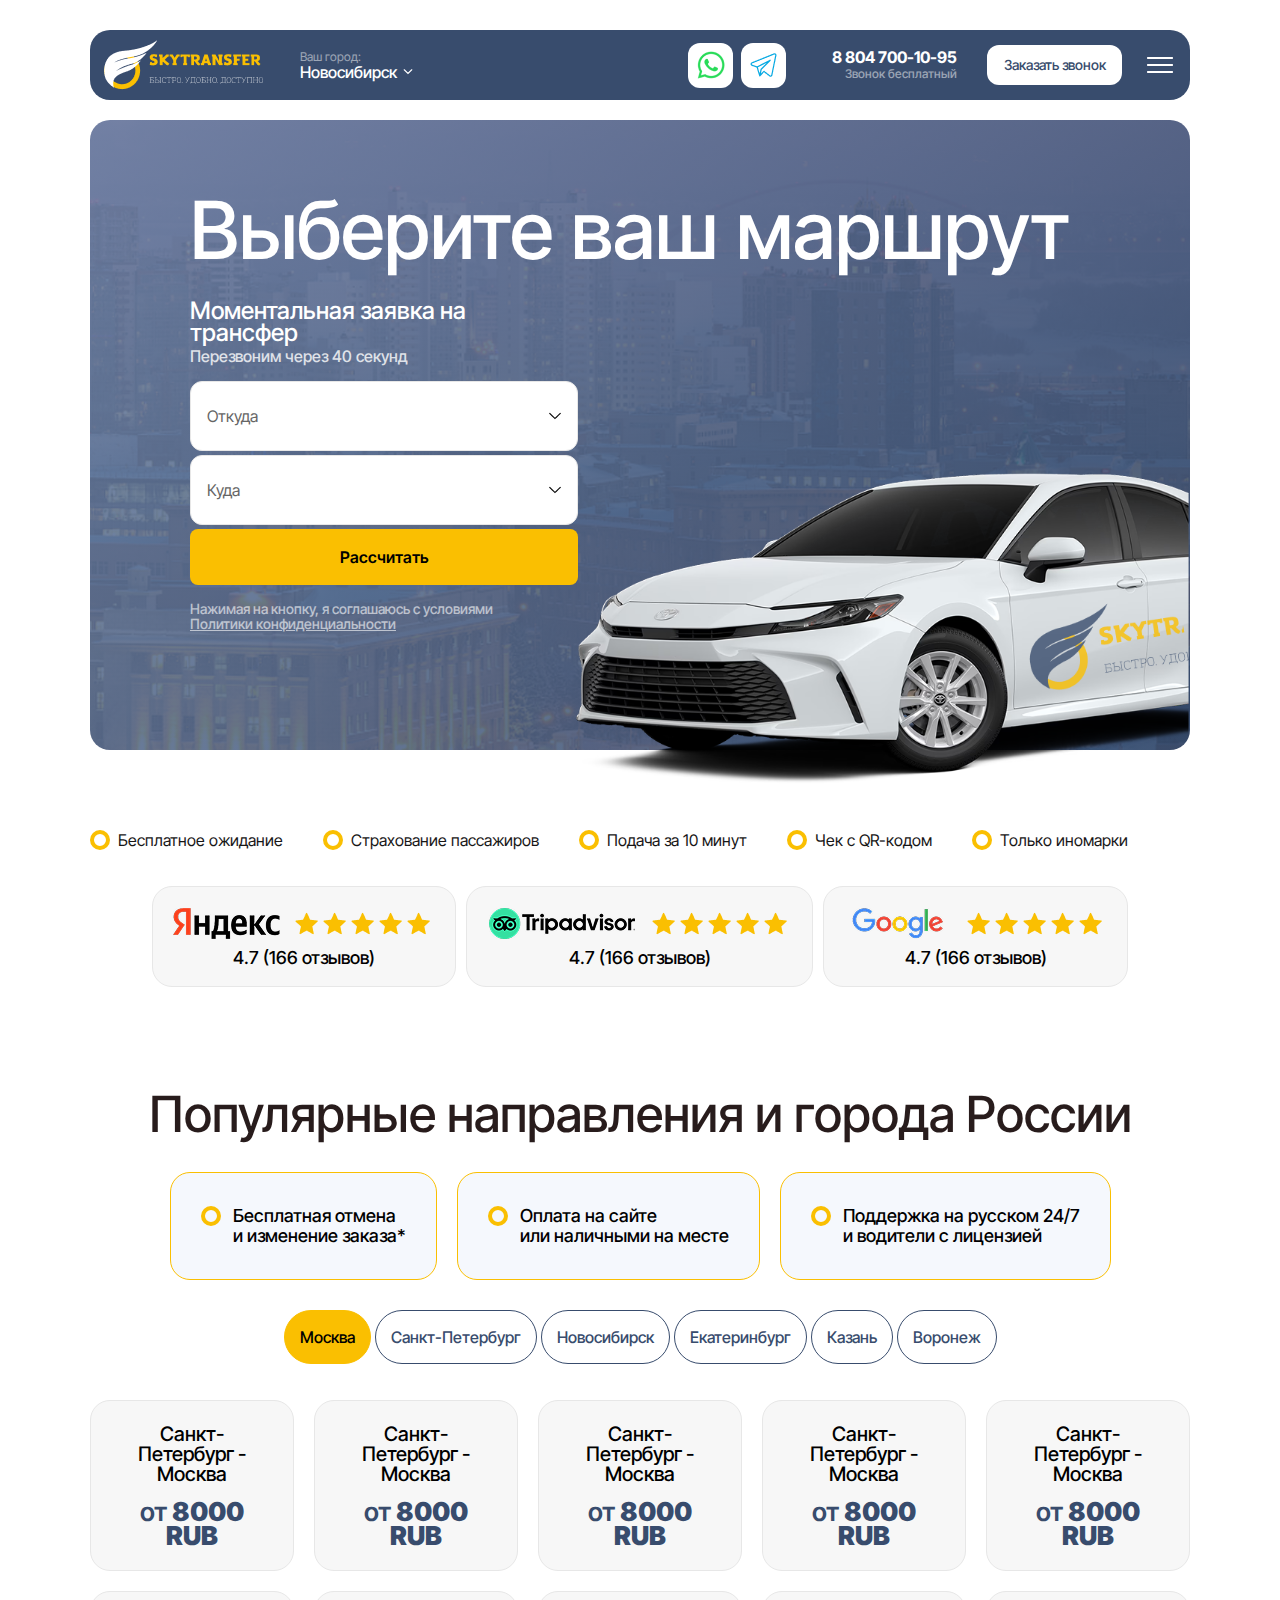
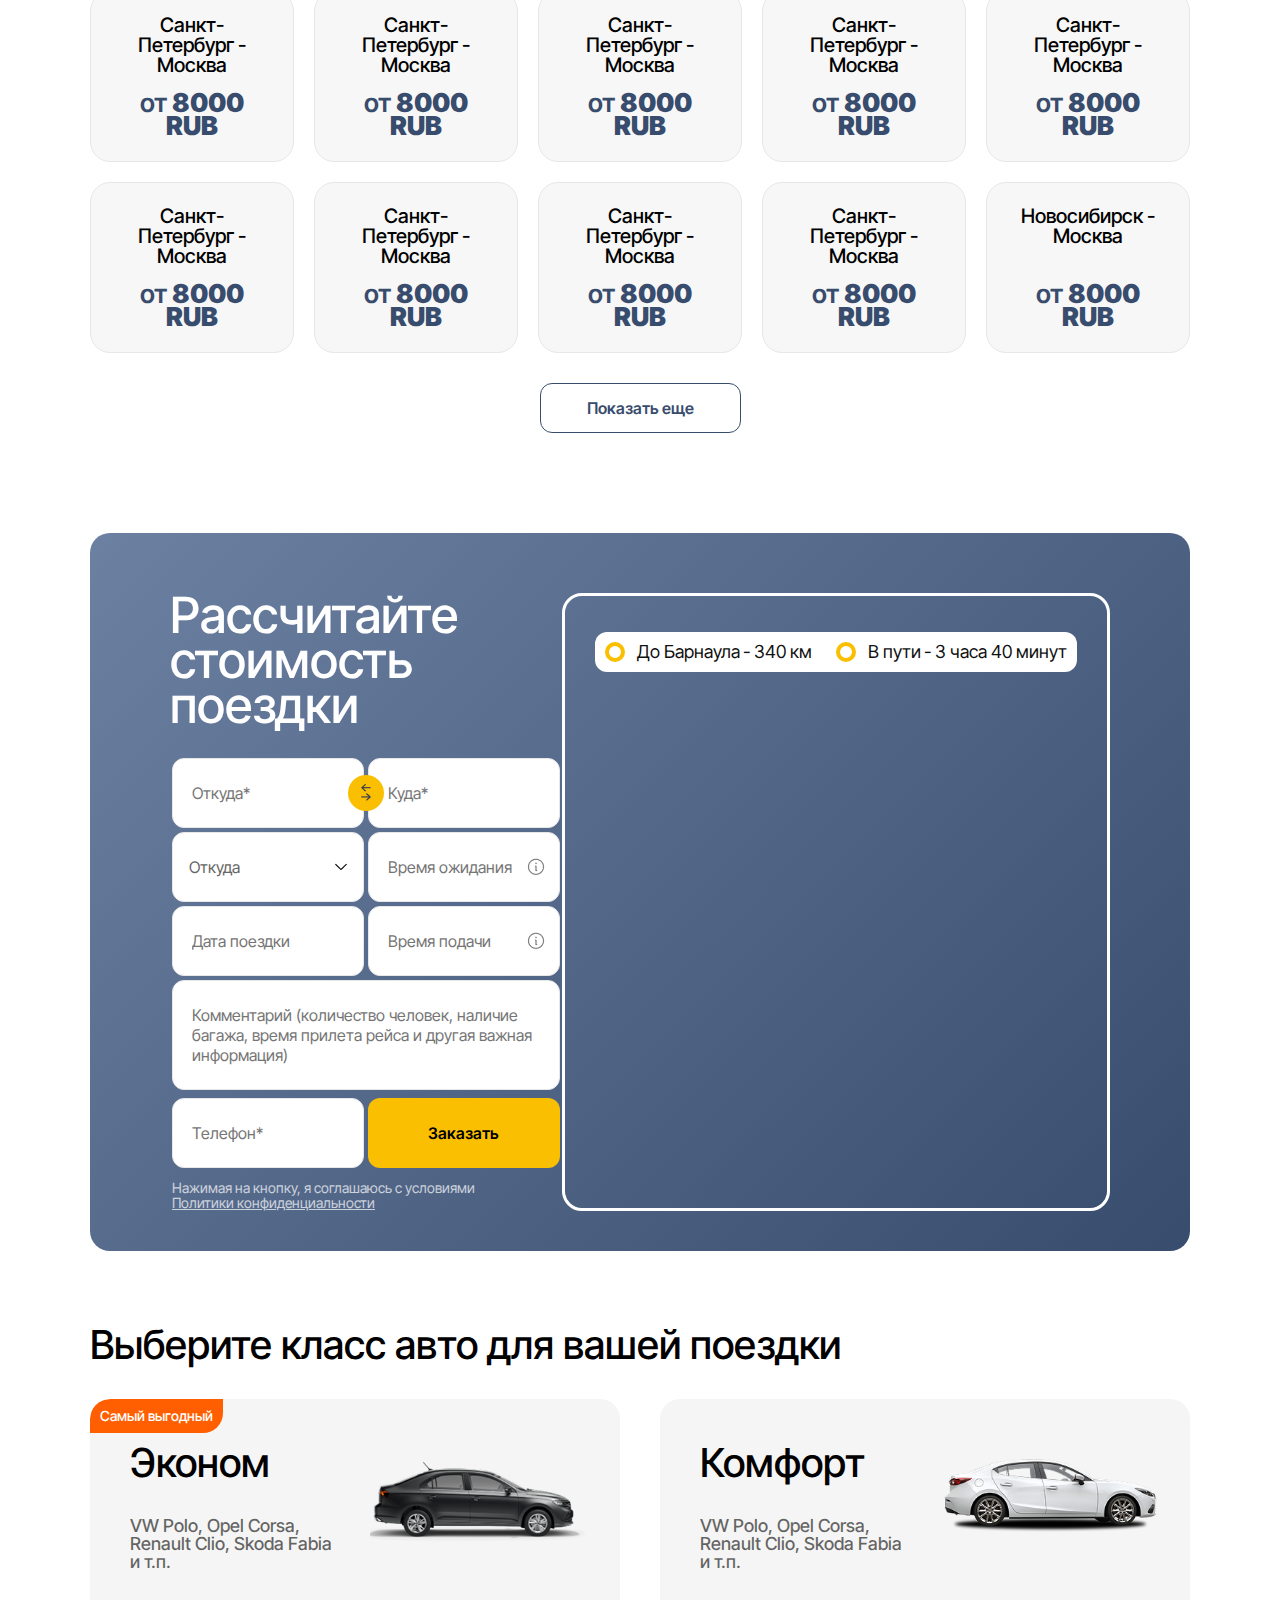
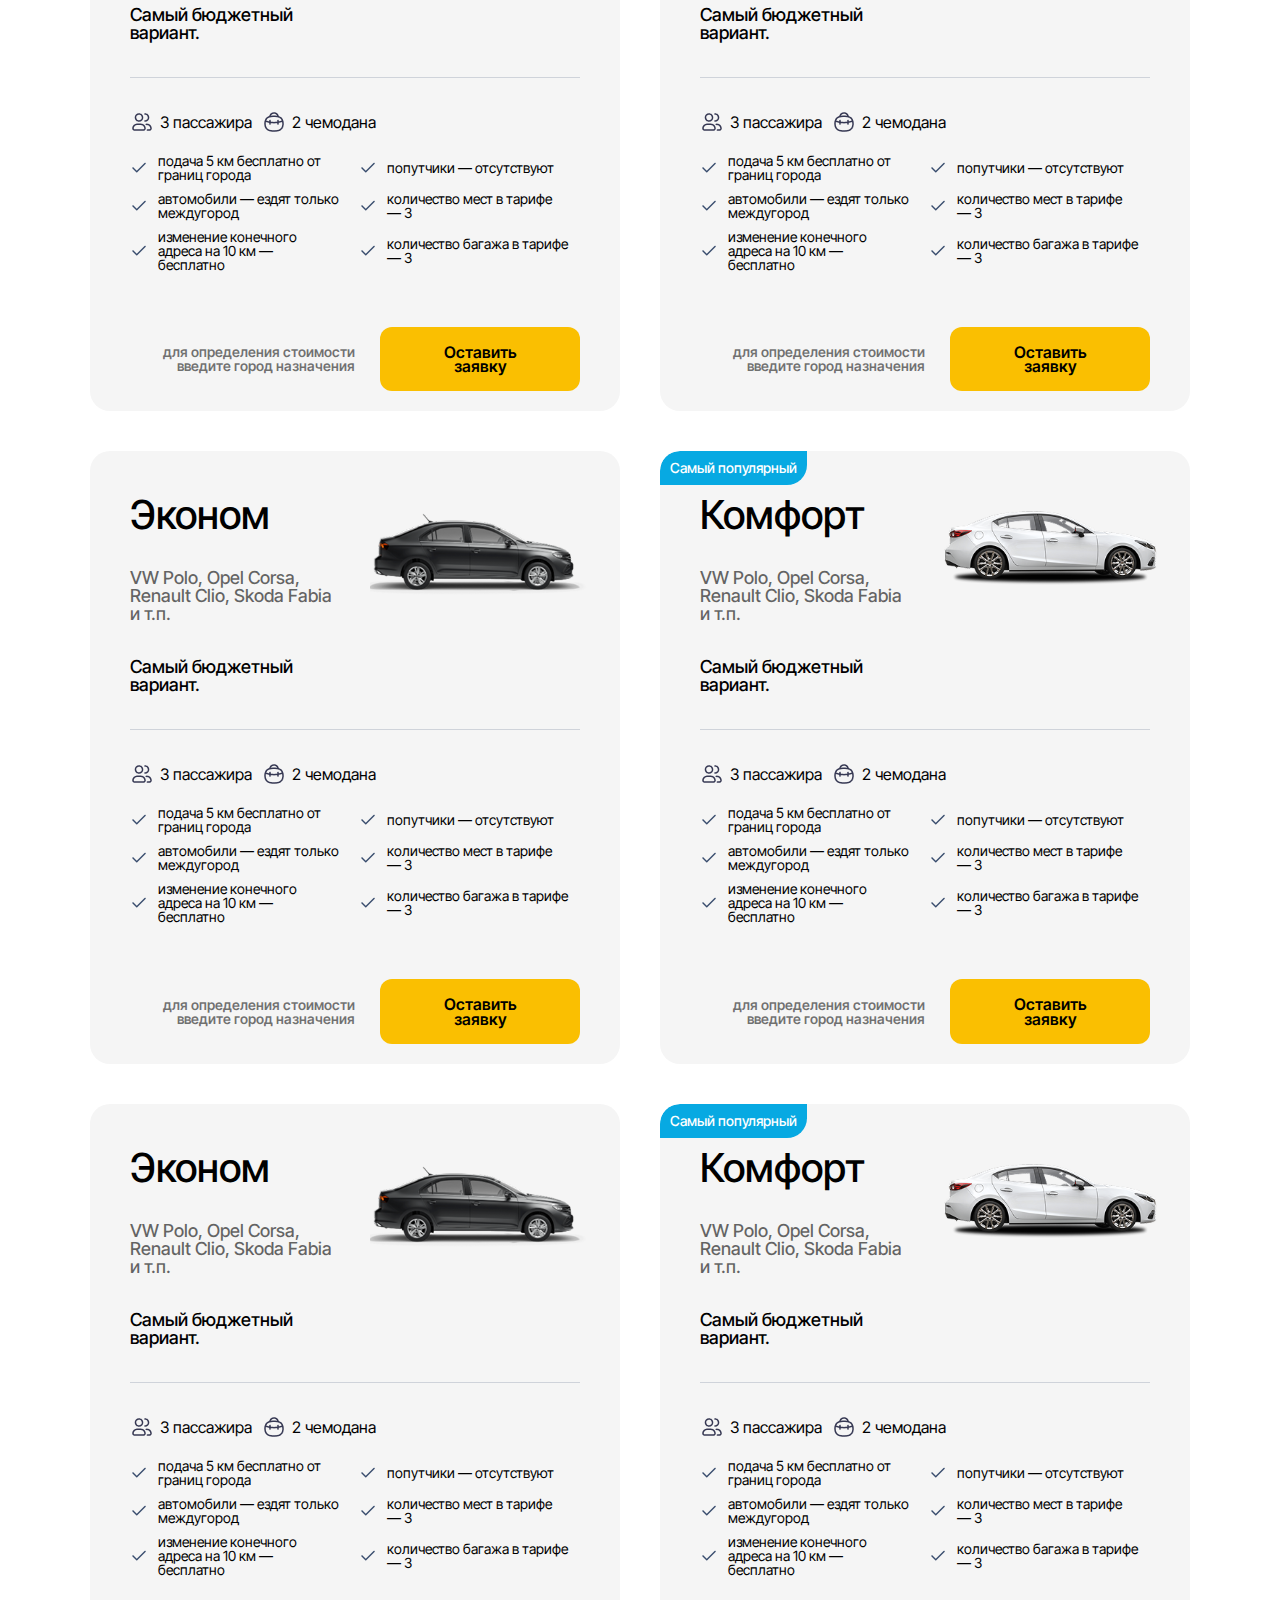
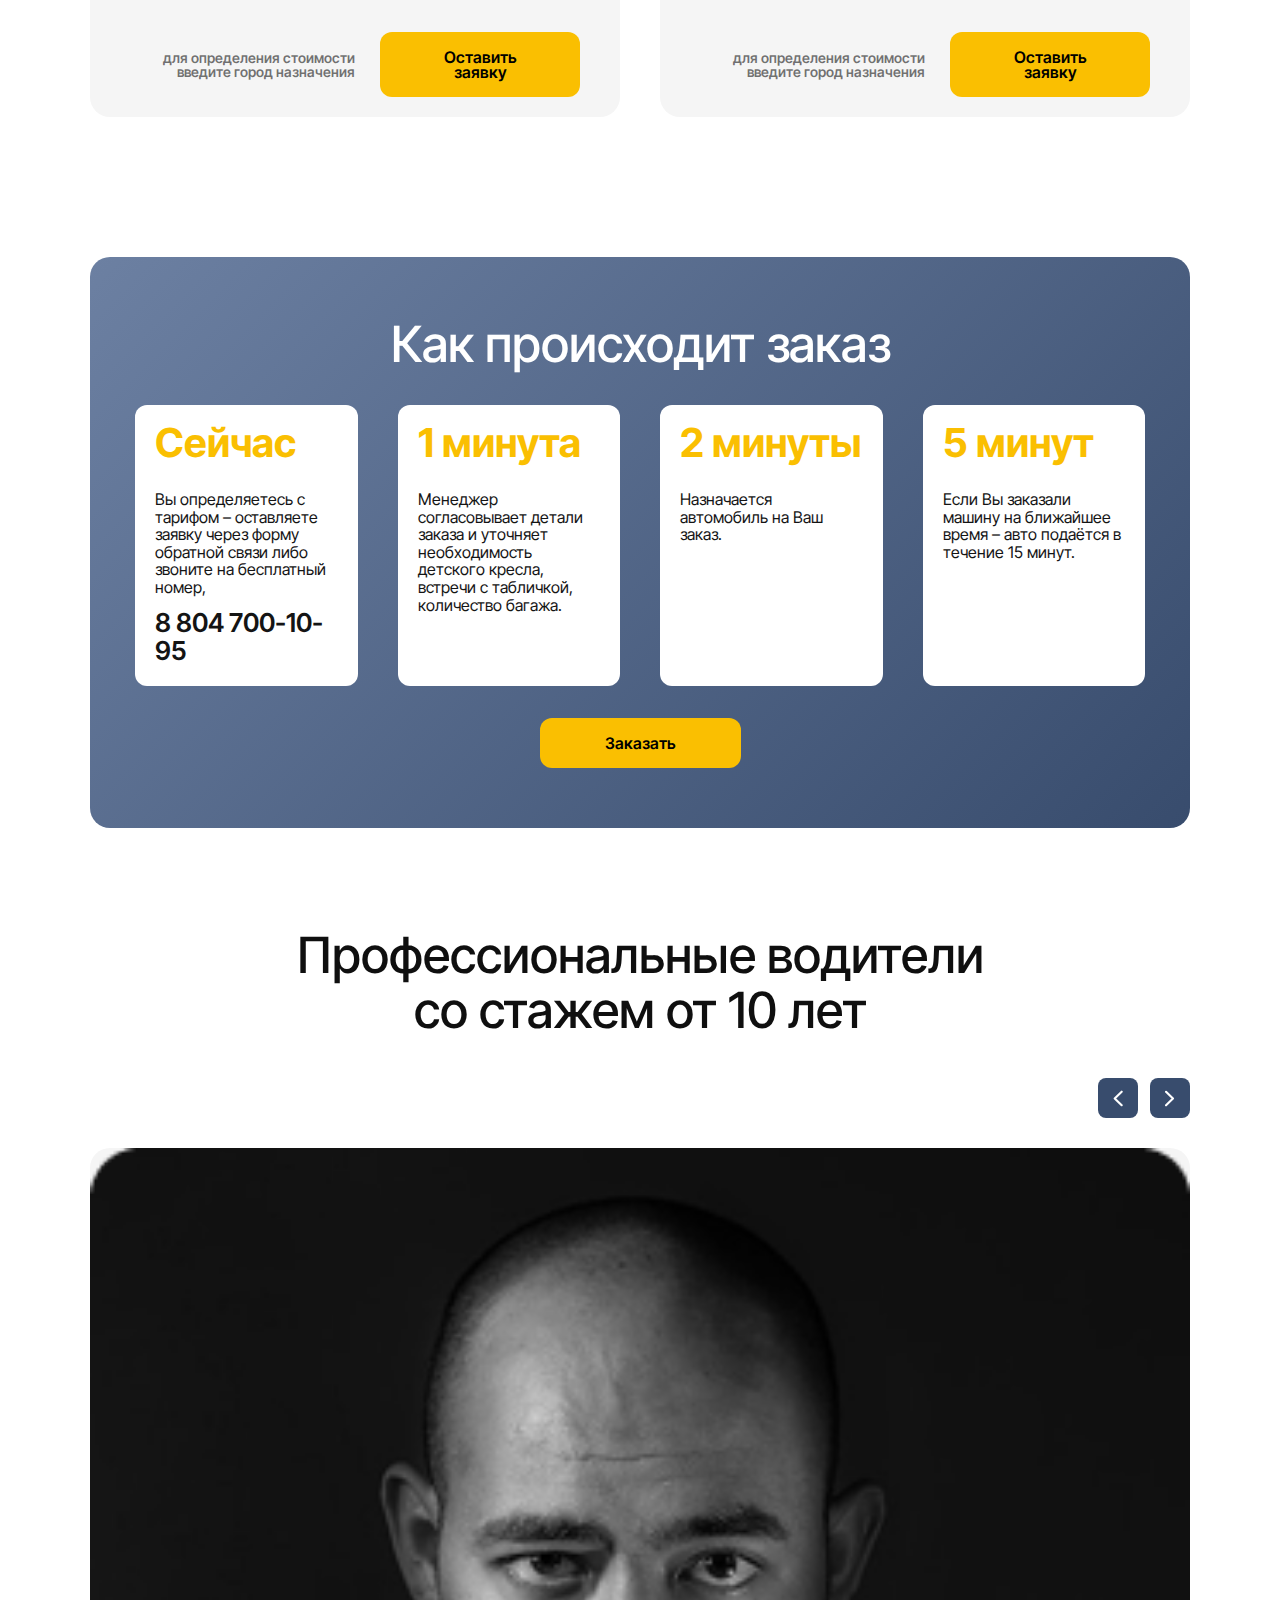
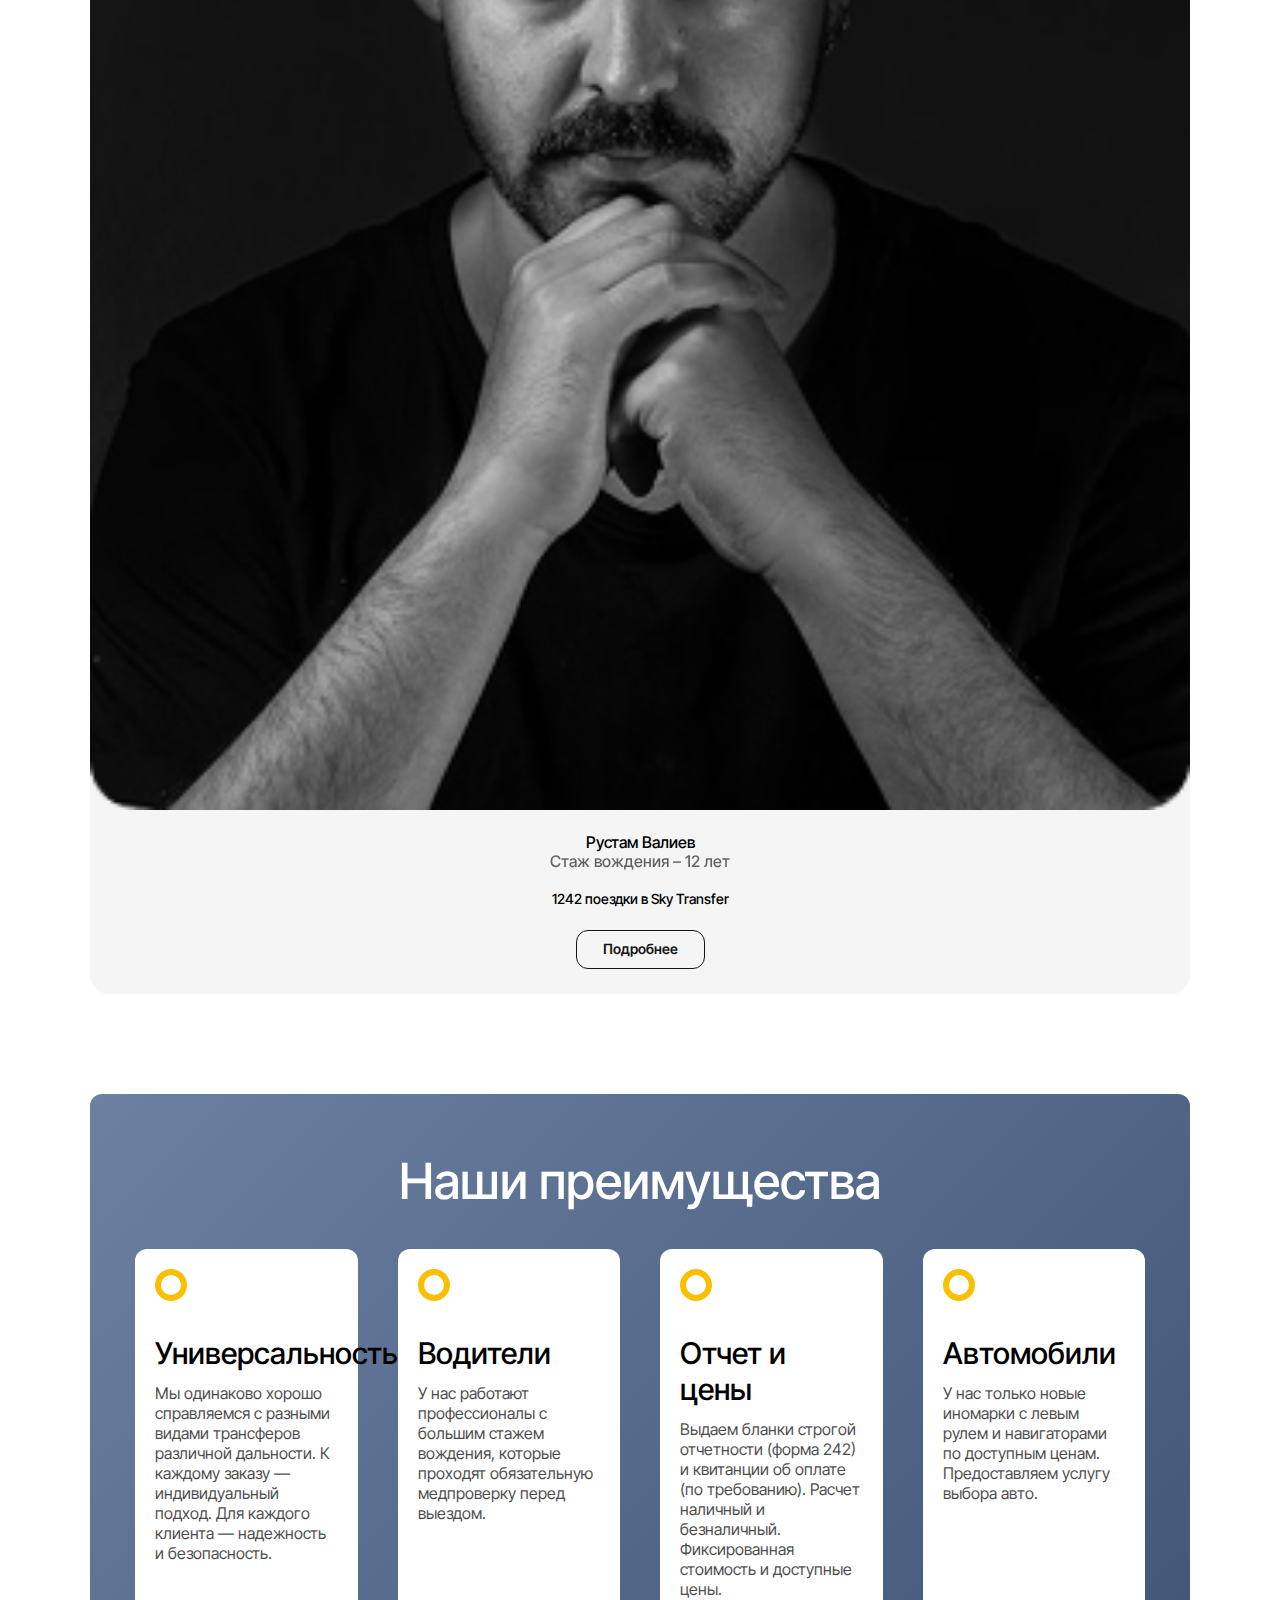
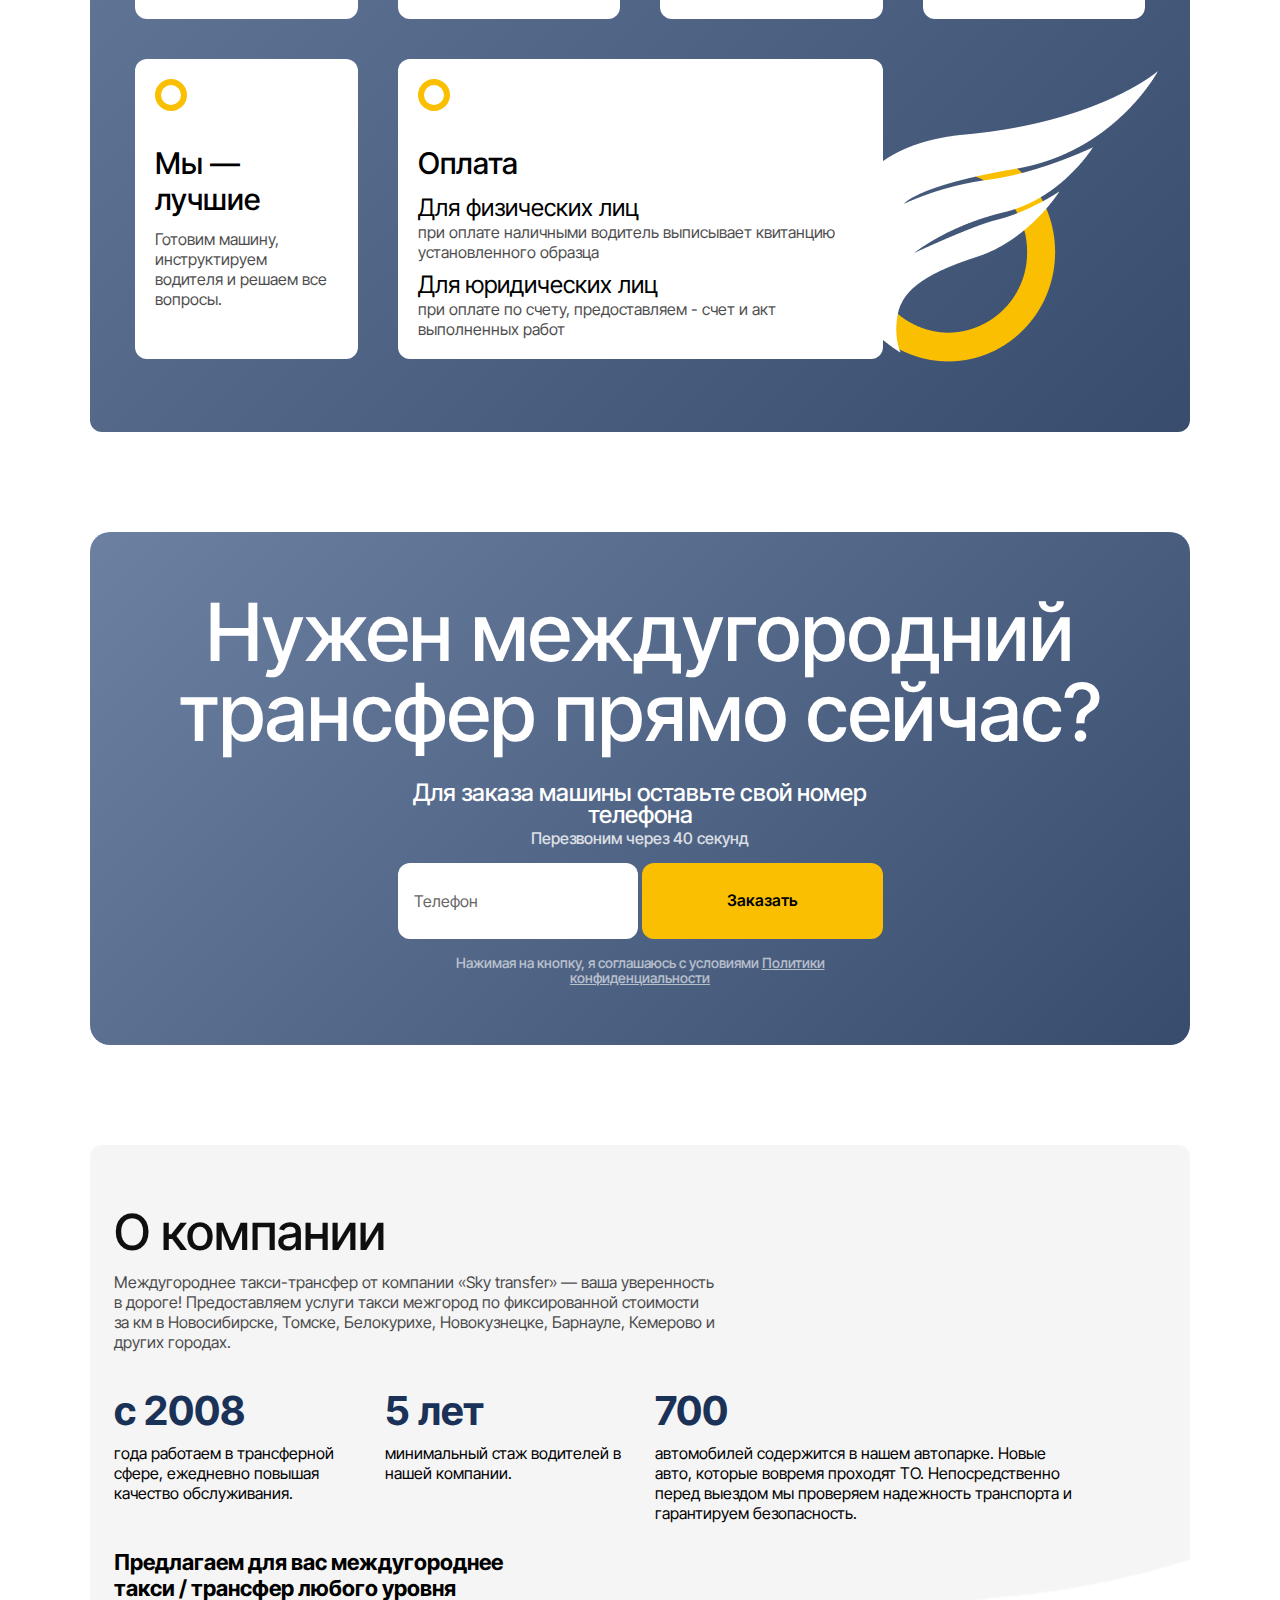
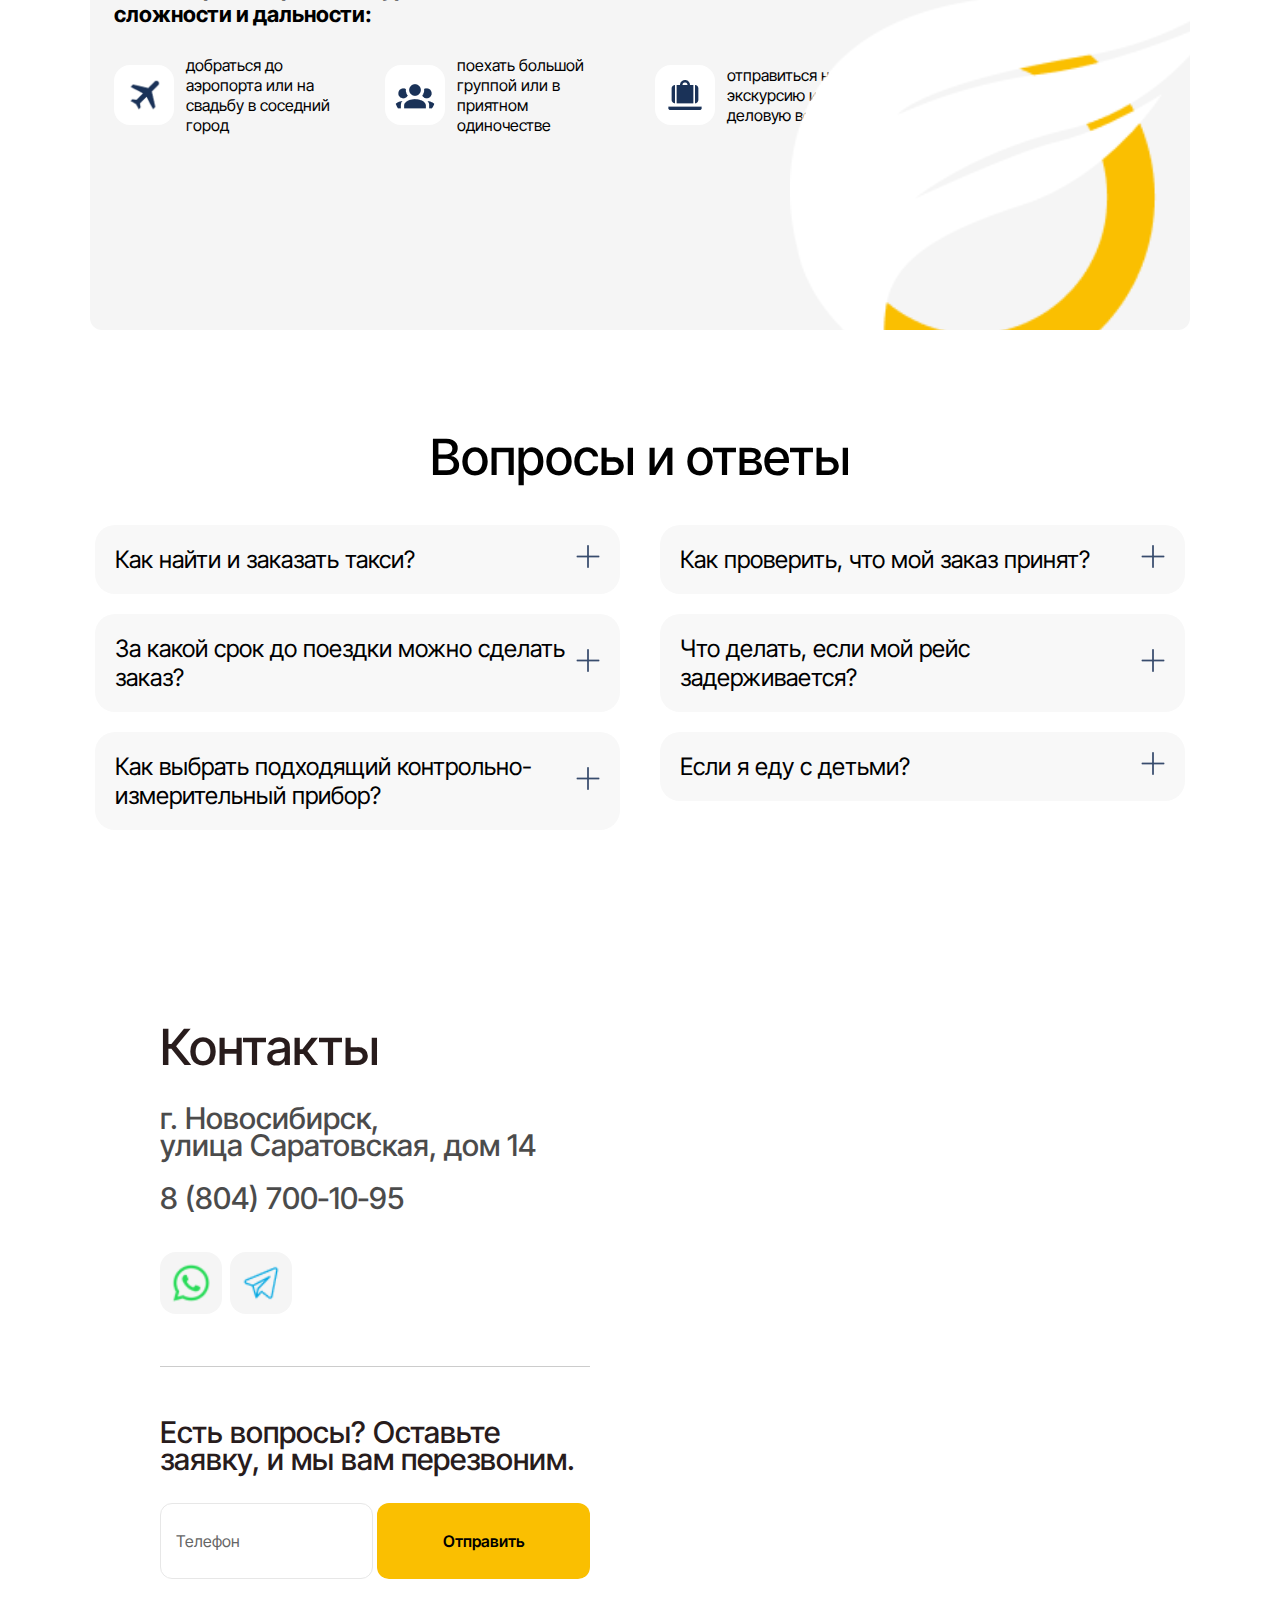
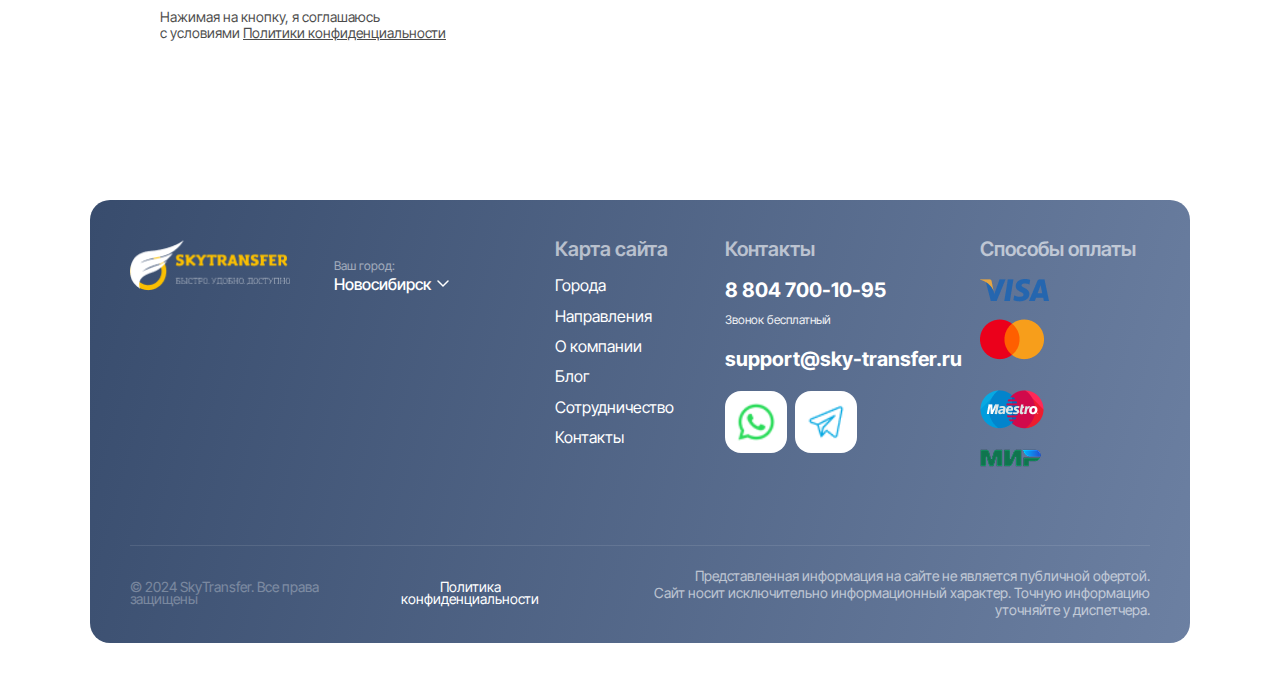
<file: index.html>
<!DOCTYPE html>
<html lang="ru">

<head>
    <meta charset="UTF-8">
    <meta name="viewport" content="width=device-width, initial-scale=1.0">
    <title>Главная | Sky Transfer</title>
    <link rel="stylesheet" href="css/normalize.css">
    <link rel="stylesheet" href="css/bootstrap-grid.css">
    <link rel="stylesheet" href="https://cdn.jsdelivr.net/npm/swiper@11/swiper-bundle.min.css" />
    <link rel="stylesheet" href="css/style.css">
</head>

<body>
    <div class="container">

        <header class=" header">
            <div class="row align-items-center justify-content-between">
                <!-- Логотип и город -->
                <div class="header__left">
                    <a href="#" class="header__logo " aria-label="Логотип SkyTransfer">
                        <img src="img/logo.png" alt="SkyTransfer">
                    </a>
                    <div class="header__city d-block city-dropdown" id="cityHeader">
                        <span class="header__city-label">Ваш город:</span><br>

                        <button class="city-current" type="button" aria-haspopup="listbox">
                            <span class="city-name">Новосибирск</span>

                            <svg class="city-arrow" width="10" height="6" viewBox="0 0 12 8" fill="none">
                                <path d="M1 1L6 6L11 1" stroke="currentColor" stroke-width="1.5"
                                    stroke-linecap="round" />
                            </svg>
                        </button>

                        <ul class="city-list" role="listbox"></ul>
                    </div>
                </div>



                <!-- Контакты, кнопки и бургер -->
                <div class="header__right">
                    <!-- Меню (для десктопа) -->
                    <nav class="header__menu d-none ">
                        <a href="#" class="header__link">Расчет трансфера</a>
                        <a href="#" class="header__link">Оплата</a>
                        <a href="#" class="header__link">Отзывы</a>
                        <a href="#" class="header__link">Контакты</a>
                    </nav>
                    <div class=" header__icons d-none d-xl-flex">
                        <a href="#" class="header__icon mr-2" aria-label="WhatsApp">
                            <img src="img/whatsapp.png" alt="WhatsApp">
                        </a>
                        <a href="#" class="header__icon" aria-label="Telegram">
                            <img src="img/tg.png" alt="Telegram">
                        </a>
                    </div>
                    <a href="tel:88047001095" class=" header__phone d-none d-xl-block">
                        <strong>8 804 700-10-95</strong><br>
                        <span>Звонок бесплатный</span>
                    </a>
                    <div class="header__button d-none d-xl-flex">
                        <button class="btn btn-white js-modal-open">Заказать звонок</button>
                    </div>

                    <input type="checkbox" id="side-checkbox" />
                    <div class="side-panel">
                        <div>
                            <div class="side-panel-top">
                                <div><img src="img/logo.png" alt="Логотип"></div>
                                <label for="side-checkbox" class="close-btn"></label>
                            </div>
                            <div class="only-mob-menu">
                                <div class="only-mob-menu-item">
                                    <a href="#">Расчет трансфера</a>
                                </div>
                                <div class="only-mob-menu-item">
                                    <a href="#">Оплата</a>
                                </div>
                                <div class="only-mob-menu-item">
                                    <a href="#">Отзывы</a>
                                </div>
                                <div class="only-mob-menu-item">
                                    <a href="#">Контакты</a>
                                </div>
                            </div>
                            <div class="side-menu">
                                <div class="side-menu-item">
                                    <a href="#">Города</a>
                                </div>
                                <div class="side-menu-item">
                                    <a href="#">Направления</a>
                                </div>
                                <div class="side-menu-item">
                                    <a href="#">Блог</a>
                                </div>
                                <div class="side-menu-item">
                                    <a href="#">Сотрудничество</a>
                                </div>
                                <div class="side-menu-item">
                                    <a href="#">О компании</a>
                                </div>
                            </div>
                        </div>
                        <div>


                            <div class=" header__icons">
                                <a href="#" class="header__icon mr-2" aria-label="WhatsApp">
                                    <img src="img/whatsapp.png" alt="WhatsApp">
                                </a>
                                <a href="#" class="header__icon" aria-label="Telegram">
                                    <img src="img/tg.png" alt="Telegram">
                                </a>
                            </div>
                            <a href="tel:88047001095" class="d-block header__phone">
                                <strong>8 804 700-10-95</strong><br>
                                <span>Звонок бесплатный</span>
                            </a>
                            <a href="mailto:support@sky-transfer.ru" class="footer__email">support@sky-transfer.ru</a>
                            <div class="header__button ">
                                <button class="btn btn-white js-modal-open">Заказать звонок</button>
                            </div>
                        </div>
                    </div>
                    <div class="header__burger side-b side-open side-button-1-wr">
                        <label class="side-button-1" for="side-checkbox">
                            <div class="side-b side-open"><img src="img/icons/burger.png" alt="Меню"></div>
                        </label>

                    </div>

                </div>
            </div>


        </header>

        <div class="header__bottom-mobile d-flex d-md-none">
            <a href="tel:88047001095" class="d-block header__phone">
                <strong>8 804 700-10-95</strong><br>
                <span>Звонок бесплатный</span>
            </a>
            <div class="header__button ">
                <button class="btn btn-white js-modal-open">Заказать звонок</button>
            </div>
        </div>
    </div>
    <section class="hero">
        <div class="container ">
            <div class="hero__inner">
                <div class="hero__content">
                    <h1 class="hero__title">Выберите ваш маршрут</h1>

                    <div class="hero__list d-flex d-md-none">
                        <div class="hero__list-item">
                            <div class="hero__list-icon"></div>
                            <div class="hero__list-text">Бесплатное ожидание</div>
                        </div>
                        <div class="hero__list-item">
                            <div class="hero__list-icon"></div>
                            <div class="hero__list-text">Стахование пассажиров</div>
                        </div>
                        <div class="hero__list-item">
                            <div class="hero__list-icon"></div>
                            <div class="hero__list-text">Подача за 10 минут</div>
                        </div>
                        <div class="hero__list-item">
                            <div class="hero__list-icon"></div>
                            <div class="hero__list-text">Чек с QR-кодом</div>
                        </div>
                        <div class="hero__list-item">
                            <div class="hero__list-icon"></div>
                            <div class="hero__list-text">Только иномарки</div>
                        </div>
                    </div>
                    <form class="hero__form">
                        <p class="hero__subtitle">
                            Моментальная заявка на трансфер<br>
                            <span class="hero__timer">Перезвоним через&nbsp;40&nbsp;секунд</span>
                        </p>

                        <!--  Откуда  -->
                        <div class="c-select " data-placeholder="Откуда">
                            <button type="button" class="c-select__trigger" aria-haspopup="listbox">
                                <span class="c-select__label">Откуда</span>
                                <div class="c-select__search-wrap">
                                    <input type="text" class="c-select__search" placeholder="Поиск…" autocomplete="off">
                                </div>
                                <svg class="c-select__chevron" xmlns="http://www.w3.org/2000/svg"
                                    xmlns:xlink="http://www.w3.org/1999/xlink" width="12px" height="12px"
                                    viewBox="0 -4.5 20 20" version="1.1">
                                    <g id="Page-1" stroke="none" stroke-width="2" fill="none" fill-rule="evenodd">
                                        <g id="Dribbble-Light-Preview" transform="translate(-140.000000, -6683.000000)"
                                            fill="#000000">
                                            <g id="icons" transform="translate(56.000000, 160.000000)">
                                                <path
                                                    d="M84,6532.61035 L85.4053672,6534 L94.0131154,6525.73862 L94.9311945,6526.61986 L94.9261501,6526.61502 L102.573446,6533.95545 L104,6532.58614 C101.8864,6530.55736 95.9854722,6524.89321 94.0131154,6523 C92.5472155,6524.40611 93.9757869,6523.03486 84,6532.61035"
                                                    id="arrow_up-[#340]">

                                                </path>
                                            </g>
                                        </g>
                                    </g>
                                </svg>
                            </button>

                            <ul class="c-select__list" role="listbox">
                                <li class="c-select__item" data-value="Новосибирск">Новосибирск</li>
                                <li class="c-select__item" data-value="Барнаул">Барнаул</li>
                                <li class="c-select__item" data-value="Томск">Томск</li>
                                <li class="c-select__item" data-value="Москва">Москва</li>
                                <li class="c-select__item" data-value="Санкт-Петербург">Санкт-Петербург</li>
                                <li class="c-select__item" data-value="Курск">Курск</li>
                                <li class="c-select__item" data-value="Воронеж">Воронеж</li>
                                <li class="c-select__item" data-value="Сочи">Сочи</li>
                            </ul>

                            <input type="hidden" name="from" required>
                        </div>

                        <!--  Куда  -->
                        <div class="c-select" data-placeholder="Куда">
                            <button type="button" class="c-select__trigger" aria-haspopup="listbox">
                                <span class="c-select__label">Куда</span>
                                <div class="c-select__search-wrap">
                                    <input type="text" class="c-select__search" placeholder="Поиск…" autocomplete="off">
                                </div>
                                <svg class="c-select__chevron" xmlns="http://www.w3.org/2000/svg"
                                    xmlns:xlink="http://www.w3.org/1999/xlink" width="12px" height="12px"
                                    viewBox="0 -4.5 20 20" version="1.1">
                                    <g id="Page-1" stroke="none" stroke-width="2" fill="none" fill-rule="evenodd">
                                        <g id="Dribbble-Light-Preview" transform="translate(-140.000000, -6683.000000)"
                                            fill="#000000">
                                            <g id="icons" transform="translate(56.000000, 160.000000)">
                                                <path
                                                    d="M84,6532.61035 L85.4053672,6534 L94.0131154,6525.73862 L94.9311945,6526.61986 L94.9261501,6526.61502 L102.573446,6533.95545 L104,6532.58614 C101.8864,6530.55736 95.9854722,6524.89321 94.0131154,6523 C92.5472155,6524.40611 93.9757869,6523.03486 84,6532.61035"
                                                    id="arrow_up-[#340]">

                                                </path>
                                            </g>
                                        </g>
                                    </g>
                                </svg>
                            </button>

                            <ul class="c-select__list" role="listbox">
                                <li class="c-select__item" data-value="Новосибирск">Новосибирск</li>
                                <li class="c-select__item" data-value="Барнаул">Барнаул</li>
                                <li class="c-select__item" data-value="Томск">Томск</li>
                                <li class="c-select__item" data-value="Москва">Москва</li>
                                <li class="c-select__item" data-value="Санкт-Петербург">Санкт-Петербург</li>
                                <li class="c-select__item" data-value="Курск">Курск</li>
                                <li class="c-select__item" data-value="Воронеж">Воронеж</li>
                                <li class="c-select__item" data-value="Сочи">Сочи</li>
                            </ul>

                            <input type="hidden" name="to" required>
                        </div>


                        <button type="submit" class="hero__btn">Рассчитать</button>
                        <div class="hero__privacy">
                            Нажимая на кнопку, я соглашаюсь с условиями <a href="#">Политики конфиденциальности</a>
                        </div>
                    </form>


                </div>
                <img src="img/car.png" alt="SkyTransfer car" class="hero__car">
            </div>
        </div>


    </section>
    <section class="advantages">
        <div class="container">

            <!-- Перечень преимуществ -->
            <div class="advantages__features d-none d-lg-flex row">
                <div class="advantages__feature">
                    <span class="advantages__icon"></span>
                    <span class="advantages__text">Бесплатное ожидание</span>
                </div>

                <div class="advantages__feature">
                    <span class="advantages__icon"></span>
                    <span class="advantages__text">Страхование пассажиров</span>
                </div>


                <div class="advantages__feature">
                    <span class="advantages__icon"></span>
                    <span class="advantages__text">Подача за 10 минут</span>
                </div>


                <div class="advantages__feature">
                    <span class="advantages__icon"></span>
                    <span class="advantages__text">Чек с QR-кодом</span>
                </div>


                <div class="advantages__feature">
                    <span class="advantages__icon"></span>
                    <span class="advantages__text">Только иномарки</span>
                </div>

            </div>

            <!-- Блоки с отзывами -->
            <div class="advantages__reviews row">
                <div class=" advantages__review">
                    <div class="advantages__review-card">
                        <div class="advantages__review-title">
                            <img src="img/yandex.png" alt="Яндекс" class="advantages__logo">
                            <span class="advantages__stars">
                                <img src="img/5stars.png" alt="Отзыв 5 звёзд">
                            </span>
                        </div>
                        <div class="advantages__review-rating">4.7 (166 отзывов)</div>
                    </div>
                </div>
                <div class=" advantages__review">
                    <div class="advantages__review-card">
                        <div class="advantages__review-title">
                            <img src="img/tripadvisor.png" alt="Tripadvisor" class="advantages__logo">
                            <span class="advantages__stars">
                                <img src="img/5stars.png" alt="Отзыв 5 звёзд">
                            </span>
                        </div>
                        <div class="advantages__review-rating">4.7 (166 отзывов)</div>
                    </div>
                </div>
                <div class=" advantages__review">
                    <div class="advantages__review-card">
                        <div class="advantages__review-title">
                            <img src="img/google.png" alt="Google" class="advantages__logo">
                            <span class="advantages__stars">
                                <img src="img/5stars.png" alt="Отзыв 5 звёзд">
                            </span>
                        </div>
                        <div class="advantages__review-rating">4.7 (166 отзывов)</div>
                    </div>
                </div>
            </div>
        </div>
    </section>
    <section class="routes container">
        <!-- Заголовок -->
        <div class="row">
            <div class="col-12">
                <h2 class="routes__title">Популярные направления и города России</h2>
            </div>
        </div>

        <!-- Преимущества -->
        <div class="row routes__benefits">
            <div class="routes__benefit">
                <span class="routes__icon"></span>
                <span class="routes__text">Бесплатная отмена <br class="d-none d-md-flex">и изменение заказа*</span>
            </div>


            <div class="routes__benefit">
                <span class="routes__icon"></span>
                <span class="routes__text">Оплата на сайте <br class="d-none d-md-flex">или наличными на месте</span>
            </div>


            <div class="routes__benefit">
                <span class="routes__icon"></span>
                <span class="routes__text">Поддержка на русском 24/7<br class="d-none d-md-flex"> и водители с
                    лицензией</span>
            </div>

        </div>

        <!-- Табы (города) -->
        <div class="routes__tabs">
            <button class="routes__tab is-active" data-target="msc">Москва</button>

            <button class="routes__tab" data-target="spb">Санкт-Петербург</button>

            <button class="routes__tab" data-target="novosib">Новосибирск</button>

            <button class="routes__tab">Екатеринбург</button>

            <button class="routes__tab">Казань</button>

            <button class="routes__tab">Воронеж</button>

        </div>

        <!-- Карточки направлений -->
        <div class="routes__tab-content is-visible" id="msc">
            <div class="row routes__list ">
                <a href="#" class="col-6  col-md-4 col-lg-3 col-xl-1-5 routes__item">
                    <div class="routes__card">
                        <div class="routes__direction">Санкт-Петербург - Москва</div>
                        <div class="routes__price">от <strong>8000 RUB</strong></div>
                    </div>
                </a>
                <a href="#" class="col-6  col-md-4 col-lg-3 col-xl-1-5 routes__item">
                    <div class="routes__card">
                        <div class="routes__direction">Санкт-Петербург - Москва</div>
                        <div class="routes__price">от <strong>8000 RUB</strong></div>
                    </div>
                </a>
                <a href="#" class="col-6  col-md-4 col-lg-3 col-xl-1-5 routes__item">
                    <div class="routes__card">
                        <div class="routes__direction">Санкт-Петербург - Москва</div>
                        <div class="routes__price">от <strong>8000 RUB</strong></div>
                    </div>
                </a>
                <a href="#" class="col-6  col-md-4 col-lg-3 col-xl-1-5 routes__item">
                    <div class="routes__card">
                        <div class="routes__direction">Санкт-Петербург - Москва</div>
                        <div class="routes__price">от <strong>8000 RUB</strong></div>
                    </div>
                </a>
                <a href="#" class="col-6  col-md-4 col-lg-3 col-xl-1-5 routes__item">
                    <div class="routes__card">
                        <div class="routes__direction">Санкт-Петербург - Москва</div>
                        <div class="routes__price">от <strong>8000 RUB</strong></div>
                    </div>
                </a>
                <a href="#" class="col-6  col-md-4 col-lg-3 col-xl-1-5 routes__item">
                    <div class="routes__card">
                        <div class="routes__direction">Санкт-Петербург - Москва</div>
                        <div class="routes__price">от <strong>8000 RUB</strong></div>
                    </div>
                </a>
                <a href="#" class="col-6  col-md-4 col-lg-3 col-xl-1-5 routes__item">
                    <div class="routes__card">
                        <div class="routes__direction">Санкт-Петербург - Москва</div>
                        <div class="routes__price">от <strong>8000 RUB</strong></div>
                    </div>
                </a>
                <a href="#" class="col-6  col-md-4 col-lg-3 col-xl-1-5 routes__item">
                    <div class="routes__card">
                        <div class="routes__direction">Санкт-Петербург - Москва</div>
                        <div class="routes__price">от <strong>8000 RUB</strong></div>
                    </div>
                </a>
                <a href="#" class="col-6  col-md-4 col-lg-3 col-xl-1-5 routes__item">
                    <div class="routes__card">
                        <div class="routes__direction">Санкт-Петербург - Москва</div>
                        <div class="routes__price">от <strong>8000 RUB</strong></div>
                    </div>
                </a>
                <a href="#" class="col-6  col-md-4 col-lg-3 col-xl-1-5 routes__item">
                    <div class="routes__card">
                        <div class="routes__direction">Санкт-Петербург - Москва</div>
                        <div class="routes__price">от <strong>8000 RUB</strong></div>
                    </div>
                </a>
                <a href="#" class="col-6  col-md-4 col-lg-3 col-xl-1-5 routes__item">
                    <div class="routes__card">
                        <div class="routes__direction">Санкт-Петербург - Москва</div>
                        <div class="routes__price">от <strong>8000 RUB</strong></div>
                    </div>
                </a>
                <a href="#" class="col-6  col-md-4 col-lg-3 col-xl-1-5 routes__item">
                    <div class="routes__card">
                        <div class="routes__direction">Санкт-Петербург - Москва</div>
                        <div class="routes__price">от <strong>8000 RUB</strong></div>
                    </div>
                </a>
                <a href="#" class="col-6  col-md-4 col-lg-3 col-xl-1-5 routes__item">
                    <div class="routes__card">
                        <div class="routes__direction">Санкт-Петербург - Москва</div>
                        <div class="routes__price">от <strong>8000 RUB</strong></div>
                    </div>
                </a>
                <a href="#" class="col-6  col-md-4 col-lg-3 col-xl-1-5 routes__item">
                    <div class="routes__card">
                        <div class="routes__direction">Санкт-Петербург - Москва</div>
                        <div class="routes__price">от <strong>8000 RUB</strong></div>
                    </div>
                </a>
                <a href="#" class="col-6  col-md-4 col-lg-3 col-xl-1-5 routes__item">
                    <div class="routes__card">
                        <div class="routes__direction">Новосибирск - Москва</div>
                        <div class="routes__price">от <strong>8000 RUB</strong></div>
                    </div>
                </a>

            </div>
        </div>
        <div class="routes__tab-content " id="spb">
            <div class="row routes__list">
                <a href="#" class="col-6  col-md-4 col-lg-3 col-xl-1-5 routes__item">
                    <div class="routes__card">
                        <div class="routes__direction">Новосибирск - Москва</div>
                        <div class="routes__price">от <strong>8000 RUB</strong></div>
                    </div>
                </a>
                <a href="#" class="col-6  col-md-4 col-lg-3 col-xl-1-5 routes__item">
                    <div class="routes__card">
                        <div class="routes__direction">Новосибирск - Москва</div>
                        <div class="routes__price">от <strong>8000 RUB</strong></div>
                    </div>
                </a>
                <a href="#" class="col-6  col-md-4 col-lg-3 col-xl-1-5 routes__item">
                    <div class="routes__card">
                        <div class="routes__direction">Новосибирск - Москва</div>
                        <div class="routes__price">от <strong>8000 RUB</strong></div>
                    </div>
                </a>
                <a href="#" class="col-6  col-md-4 col-lg-3 col-xl-1-5 routes__item">
                    <div class="routes__card">
                        <div class="routes__direction">Новосибирск - Москва</div>
                        <div class="routes__price">от <strong>8000 RUB</strong></div>
                    </div>
                </a>
                <a href="#" class="col-6  col-md-4 col-lg-3 col-xl-1-5 routes__item">
                    <div class="routes__card">
                        <div class="routes__direction">Новосибирск - Москва</div>
                        <div class="routes__price">от <strong>8000 RUB</strong></div>
                    </div>
                </a>
                <a href="#" class="col-6  col-md-4 col-lg-3 col-xl-1-5 routes__item">
                    <div class="routes__card">
                        <div class="routes__direction">Новосибирск - Москва</div>
                        <div class="routes__price">от <strong>8000 RUB</strong></div>
                    </div>
                </a>
                <a href="#" class="col-6  col-md-4 col-lg-3 col-xl-1-5 routes__item">
                    <div class="routes__card">
                        <div class="routes__direction">Новосибирск - Москва</div>
                        <div class="routes__price">от <strong>8000 RUB</strong></div>
                    </div>
                </a>
                <a href="#" class="col-6  col-md-4 col-lg-3 col-xl-1-5 routes__item">
                    <div class="routes__card">
                        <div class="routes__direction">Новосибирск - Москва</div>
                        <div class="routes__price">от <strong>8000 RUB</strong></div>
                    </div>
                </a>
                <a href="#" class="col-6  col-md-4 col-lg-3 col-xl-1-5 routes__item">
                    <div class="routes__card">
                        <div class="routes__direction">Новосибирск - Москва</div>
                        <div class="routes__price">от <strong>8000 RUB</strong></div>
                    </div>
                </a>
                <a href="#" class="col-6  col-md-4 col-lg-3 col-xl-1-5 routes__item">
                    <div class="routes__card">
                        <div class="routes__direction">Новосибирск - Москва</div>
                        <div class="routes__price">от <strong>8000 RUB</strong></div>
                    </div>
                </a>
                <a href="#" class="col-6  col-md-4 col-lg-3 col-xl-1-5 routes__item">
                    <div class="routes__card">
                        <div class="routes__direction">Новосибирск - Москва</div>
                        <div class="routes__price">от <strong>8000 RUB</strong></div>
                    </div>
                </a>
                <a href="#" class="col-6  col-md-4 col-lg-3 col-xl-1-5 routes__item">
                    <div class="routes__card">
                        <div class="routes__direction">Новосибирск - Москва</div>
                        <div class="routes__price">от <strong>8000 RUB</strong></div>
                    </div>
                </a>
                <a href="#" class="col-6  col-md-4 col-lg-3 col-xl-1-5 routes__item">
                    <div class="routes__card">
                        <div class="routes__direction">Новосибирск - Москва</div>
                        <div class="routes__price">от <strong>8000 RUB</strong></div>
                    </div>
                </a>
                <a href="#" class="col-6  col-md-4 col-lg-3 col-xl-1-5 routes__item">
                    <div class="routes__card">
                        <div class="routes__direction">Новосибирск - Москва</div>
                        <div class="routes__price">от <strong>8000 RUB</strong></div>
                    </div>
                </a>
                <a href="#" class="col-6  col-md-4 col-lg-3 col-xl-1-5 routes__item">
                    <div class="routes__card">
                        <div class="routes__direction">Новосибирск - Москва</div>
                        <div class="routes__price">от <strong>8000 RUB</strong></div>
                    </div>
                </a>

            </div>
        </div>
        <div class="routes__tab-content " id="novosib">
            <div class="row routes__list ">
                <a href="#" class="col-6  col-md-4 col-lg-3 col-xl-1-5 routes__item">
                    <div class="routes__card">
                        <div class="routes__direction">Санкт-Петербург - Москва</div>
                        <div class="routes__price">от <strong>8000 RUB</strong></div>
                    </div>
                </a>
                <a href="#" class="col-6  col-md-4 col-lg-3 col-xl-1-5 routes__item">
                    <div class="routes__card">
                        <div class="routes__direction">Санкт-Петербург - Москва</div>
                        <div class="routes__price">от <strong>8000 RUB</strong></div>
                    </div>
                </a>
                <a href="#" class="col-6  col-md-4 col-lg-3 col-xl-1-5 routes__item">
                    <div class="routes__card">
                        <div class="routes__direction">Санкт-Петербург - Москва</div>
                        <div class="routes__price">от <strong>8000 RUB</strong></div>
                    </div>
                </a>
                <a href="#" class="col-6  col-md-4 col-lg-3 col-xl-1-5 routes__item">
                    <div class="routes__card">
                        <div class="routes__direction">Санкт-Петербург - Москва</div>
                        <div class="routes__price">от <strong>8000 RUB</strong></div>
                    </div>
                </a>
                <a href="#" class="col-6  col-md-4 col-lg-3 col-xl-1-5 routes__item">
                    <div class="routes__card">
                        <div class="routes__direction">Санкт-Петербург - Москва</div>
                        <div class="routes__price">от <strong>8000 RUB</strong></div>
                    </div>
                </a>
                <a href="#" class="col-6  col-md-4 col-lg-3 col-xl-1-5 routes__item">
                    <div class="routes__card">
                        <div class="routes__direction">Санкт-Петербург - Москва</div>
                        <div class="routes__price">от <strong>8000 RUB</strong></div>
                    </div>
                </a>
                <a href="#" class="col-6  col-md-4 col-lg-3 col-xl-1-5 routes__item">
                    <div class="routes__card">
                        <div class="routes__direction">Санкт-Петербург - Москва</div>
                        <div class="routes__price">от <strong>8000 RUB</strong></div>
                    </div>
                </a>
                <a href="#" class="col-6  col-md-4 col-lg-3 col-xl-1-5 routes__item">
                    <div class="routes__card">
                        <div class="routes__direction">Санкт-Петербург - Москва</div>
                        <div class="routes__price">от <strong>8000 RUB</strong></div>
                    </div>
                </a>
                <a href="#" class="col-6  col-md-4 col-lg-3 col-xl-1-5 routes__item">
                    <div class="routes__card">
                        <div class="routes__direction">Санкт-Петербург - Москва</div>
                        <div class="routes__price">от <strong>8000 RUB</strong></div>
                    </div>
                </a>
                <a href="#" class="col-6  col-md-4 col-lg-3 col-xl-1-5 routes__item">
                    <div class="routes__card">
                        <div class="routes__direction">Санкт-Петербург - Москва</div>
                        <div class="routes__price">от <strong>8000 RUB</strong></div>
                    </div>
                </a>
                <a href="#" class="col-6  col-md-4 col-lg-3 col-xl-1-5 routes__item">
                    <div class="routes__card">
                        <div class="routes__direction">Санкт-Петербург - Москва</div>
                        <div class="routes__price">от <strong>8000 RUB</strong></div>
                    </div>
                </a>
                <a href="#" class="col-6  col-md-4 col-lg-3 col-xl-1-5 routes__item">
                    <div class="routes__card">
                        <div class="routes__direction">Санкт-Петербург - Москва</div>
                        <div class="routes__price">от <strong>8000 RUB</strong></div>
                    </div>
                </a>
                <a href="#" class="col-6  col-md-4 col-lg-3 col-xl-1-5 routes__item">
                    <div class="routes__card">
                        <div class="routes__direction">Санкт-Петербург - Москва</div>
                        <div class="routes__price">от <strong>8000 RUB</strong></div>
                    </div>
                </a>
                <a href="#" class="col-6  col-md-4 col-lg-3 col-xl-1-5 routes__item">
                    <div class="routes__card">
                        <div class="routes__direction">Санкт-Петербург - Москва</div>
                        <div class="routes__price">от <strong>8000 RUB</strong></div>
                    </div>
                </a>
                <a href="#" class="col-6  col-md-4 col-lg-3 col-xl-1-5 routes__item">
                    <div class="routes__card">
                        <div class="routes__direction">Новосибирск - Москва</div>
                        <div class="routes__price">от <strong>8000 RUB</strong></div>
                    </div>
                </a>

            </div>
        </div>

        <!-- Кнопка показать еще -->
        <div class="row justify-content-center">
            <div class="col-auto">
                <button class="routes__more">Показать еще</button>
            </div>
        </div>
    </section>
    <section class="calc">
        <div class="container">
            <div class=" calc_inner row no-gutters">

                <div class="col-12 col-xl-5 calc__form-col">
                    <h2 class="calc__title">Рассчитайте<br>стоимость поездки</h2>

                    <form class="calc__form">
                        <div class="row no-gutters">
                            <div class="col-lg-6 position-relative">
                                <input type="text" class="calc__field" placeholder="Откуда*">
                                <span class="calc__swap"><img src="img/change.png" alt="Сменить направление"></span>
                            </div>
                            <div class="col-lg-6 position-relative">
                                <input type="text" class="calc__field" placeholder="Куда*">

                            </div>

                            <div class="col-6">
                                <div class="c-select" data-placeholder="Откуда">
                                    <button type="button" class="c-select__trigger" aria-haspopup="listbox">
                                        <span class="c-select__label">Откуда</span>

                                        <svg class="c-select__chevron" xmlns="http://www.w3.org/2000/svg"
                                            xmlns:xlink="http://www.w3.org/1999/xlink" width="12px" height="12px"
                                            viewBox="0 -4.5 20 20" version="1.1">
                                            <g id="Page-1" stroke="none" stroke-width="2" fill="none"
                                                fill-rule="evenodd">
                                                <g id="Dribbble-Light-Preview"
                                                    transform="translate(-140.000000, -6683.000000)" fill="#000000">
                                                    <g id="icons" transform="translate(56.000000, 160.000000)">
                                                        <path
                                                            d="M84,6532.61035 L85.4053672,6534 L94.0131154,6525.73862 L94.9311945,6526.61986 L94.9261501,6526.61502 L102.573446,6533.95545 L104,6532.58614 C101.8864,6530.55736 95.9854722,6524.89321 94.0131154,6523 C92.5472155,6524.40611 93.9757869,6523.03486 84,6532.61035"
                                                            id="arrow_up-[#340]">

                                                        </path>
                                                    </g>
                                                </g>
                                            </g>
                                        </svg>
                                    </button>

                                    <ul class="c-select__list" role="listbox">
                                        <li class="c-select__item" data-value="Напрвление">Напрвление</li>
                                        <li class="c-select__item" data-value="Напрвление2">Напрвление2</li>
                                        <li class="c-select__item" data-value="Напрвление3">Напрвление3</li>
                                    </ul>

                                    <input type="hidden" name="from" required>
                                </div>
                            </div>
                            <div class="col-6 position-relative">
                                <input type="text" class="calc__field" placeholder="Время ожидания">
                                <span class="calc__info"><img src="img/Info.png" alt="Info"></span>
                            </div>

                            <div class="col-6">
                                <input type="text" class="calc__field" placeholder="Дата поездки">
                            </div>
                            <div class="col-6 position-relative">
                                <input type="text" class="calc__field" placeholder="Время подачи">
                                <span class="calc__info"><img src="img/Info.png" alt="Info"></span>
                            </div>

                            <div class="col-12">
                                <textarea class="calc__field calc__textarea"
                                    placeholder="Комментарий (количество человек, наличие багажа, время прилета рейса и другая важная информация)"></textarea>
                            </div>

                            <div class="col-lg-6">
                                <input type="tel" class="calc__field" placeholder="Телефон*">
                            </div>
                            <div class="col-lg-6">
                                <button class="calc__btn">Заказать</button>
                            </div>
                            <div class="col-12 d-none d-lg-block">
                                <p class="calc__subtext">Нажимая на кнопку, я соглашаюсь с условиями <a
                                        href="#">Политики конфиденциальности</a></p>
                            </div>


                        </div>
                    </form>
                </div>

                <div class="col-12 col-xl-7 calc__map-col">
                    <div class="calc__map">
                        <div id="yandex-calc-map" class="calc__map-inner"></div>
                        <div class="calc__route-bar">
                            <div><span class="calc__dot"></span> До Барнаула ‑ 340 км</div>
                            <div><span class="calc__dot"></span> В пути ‑ 3 часа 40 минут</div>
                        </div>
                    </div>
                </div>

            </div>
        </div>
    </section>
    <section class="container cars">
        <h3>Выберите класс авто для вашей поездки</h3>
        <div class="car-tabs d-lg-none">
            <button class="car-tabs__button " data-target="car-1">Эконом</button>
            <button class="car-tabs__button is-active" data-target="car-2">Комфорт</button>
            <button class="car-tabs__button" data-target="car-3">Комфорт+</button>
            <button class="car-tabs__button" data-target="car-4">Бизнес</button>
            <button class="car-tabs__button" data-target="car-5">Премиум</button>
            <button class="car-tabs__button" data-target="car-6">Ультима</button>
        </div>
        <div class=" car-swiper ">
            <div class="car-cards row ">

                <div class="car-item  col-12 col-md-6  car-tabs__content " id="car-1">
                    <div class="car-card">
                        <div class="car-card__badge">Самый выгодный</div>
                        <div class="row">
                            <div class="col-12 col-xl-6 car-card__info">
                                <h3 class="car-card__title">Эконом</h3>
                                <p class="car-card__subtitle">VW Polo, Opel Corsa,
                                    Renault Clio, Skoda Fabia и т.п.</p>
                                <p class="car-card__note d-none d-lg-block">Самый бюджетный вариант.</p>
                            </div>

                            <div class="col-12 col-xl-6 car-card__image-wrapper">
                                <img src="img/car1.png" alt="Автомобиль" class="car-card__image">
                            </div>
                        </div>

                        <div class="car-card__center  d-none d-lg-flex">
                            <div class="car-card__meta d-none d-xl-flex">
                                <span> <img src="img/icons/two.png" alt="пассажиры">3 пассажира</span>
                                <span> <img src="img/icons/lilbag.png" alt="чемоданы">2 чемодана</span>
                            </div>
                            <div class="car-card__list d-none d-xl-flex flex-wrap ">
                                <div class="car-card__list-item">
                                    <img src="img/icons/arrow_ok.png" alt="">
                                    <span>подача 5 км бесплатно от границ города</span>
                                </div>
                                <div class="car-card__list-item">
                                    <img src="img/icons/arrow_ok.png" alt="">
                                    <span>попутчики — отсутствуют</span>
                                </div>
                                <div class="car-card__list-item">
                                    <img src="img/icons/arrow_ok.png" alt="">
                                    <span>автомобили — ездят только междугород</span>
                                </div>
                                <div class="car-card__list-item">
                                    <img src="img/icons/arrow_ok.png" alt="">
                                    <span>количество мест в тарифе — 3</span>
                                </div>
                                <div class="car-card__list-item">
                                    <img src="img/icons/arrow_ok.png" alt="">
                                    <span>изменение конечного адреса на 10 км — бесплатно</span>
                                </div>
                                <div class="car-card__list-item">
                                    <img src="img/icons/arrow_ok.png" alt="">
                                    <span>количество багажа в тарифе — 3</span>
                                </div>
                            </div>

                            <div class="car-card__bottom">

                                <p class="car-card__notice d-none d-xl-block">
                                    для определения стоимости<br>введите город назначения
                                </p>

                                <button class="car-card__button d-none d-xl-inline-block">Оставить заявку</button>
                            </div>
                        </div>
                        <!-- Мобильная версия карточки -->
                        <div class="row d-xl-none mt-auto">
                            <div class="col-12 text-center">
                                <p class="car-card__price">2300 RUB</p>
                                <button class="car-card__button">Заказать</button>
                                <div class="car-card__meta">
                                    <span> <img src="img/icons/two.png" alt=""> 3 пассажира</span>
                                    <span> <img src="img/icons/lilbag.png" alt=""> 2 чемодана</span>
                                </div>
                                <div class="car-card__list-mob">
                                    <div class="car-card__list-item-mob">
                                        <div class="car-card__list-item-icon"></div>
                                        <span>подача 5 км бесплатно от границ города</span>
                                    </div>
                                    <div class="car-card__list-item-mob">
                                        <div class="car-card__list-item-icon"></div>
                                        <span>автомобили - ездят только межгород</span>
                                    </div>
                                    <div class="car-card__list-item-mob">
                                        <div class="car-card__list-item-icon"></div>
                                        <span>изменение конечного адреса на 10 км - бесплатно</span>
                                    </div>
                                </div>
                            </div>
                        </div>
                    </div>
                </div>
                <div class="car-item  col-12 col-md-6   car-tabs__content" id="car-2">
                    <div class="car-card">
                        <div class="row">
                            <div class="col-12 col-xl-6 car-card__info">
                                <h3 class="car-card__title">Комфорт</h3>
                                <p class="car-card__subtitle">VW Polo, Opel Corsa,
                                    Renault Clio, Skoda Fabia и т.п.</p>
                                <p class="car-card__note d-none d-lg-block">Самый бюджетный вариант.</p>
                            </div>

                            <div class="col-12 col-xl-6 car-card__image-wrapper">
                                <img src="img/car2.png" alt="Автомобиль" class="car-card__image">
                            </div>
                        </div>

                        <div class="car-card__center  d-none d-lg-flex">
                            <div class="car-card__meta d-none d-xl-flex">
                                <span> <img src="img/icons/two.png" alt="пассажиры">3 пассажира</span>
                                <span> <img src="img/icons/lilbag.png" alt="чемоданы">2 чемодана</span>
                            </div>
                            <div class="car-card__list d-none d-xl-flex flex-wrap ">
                                <div class="car-card__list-item">
                                    <img src="img/icons/arrow_ok.png" alt="">
                                    <span>подача 5 км бесплатно от границ города</span>
                                </div>
                                <div class="car-card__list-item">
                                    <img src="img/icons/arrow_ok.png" alt="">
                                    <span>попутчики — отсутствуют</span>
                                </div>
                                <div class="car-card__list-item">
                                    <img src="img/icons/arrow_ok.png" alt="">
                                    <span>автомобили — ездят только междугород</span>
                                </div>
                                <div class="car-card__list-item">
                                    <img src="img/icons/arrow_ok.png" alt="">
                                    <span>количество мест в тарифе — 3</span>
                                </div>
                                <div class="car-card__list-item">
                                    <img src="img/icons/arrow_ok.png" alt="">
                                    <span>изменение конечного адреса на 10 км — бесплатно</span>
                                </div>
                                <div class="car-card__list-item">
                                    <img src="img/icons/arrow_ok.png" alt="">
                                    <span>количество багажа в тарифе — 3</span>
                                </div>

                            </div>

                            <div class="car-card__bottom">

                                <p class="car-card__notice d-none d-xl-block">
                                    для определения стоимости<br>введите город назначения
                                </p>

                                <button class="car-card__button d-none d-xl-inline-block">Оставить заявку</button>
                            </div>
                        </div>
                        <!-- Мобильная версия карточки -->
                        <div class="row d-xl-none mt-auto">
                            <div class="col-12 text-center">
                                <p class="car-card__price">2300 RUB</p>
                                <button class="car-card__button">Заказать</button>
                                <div class="car-card__meta">
                                    <span> <img src="img/icons/two.png" alt=""> 3 пассажира</span>
                                    <span> <img src="img/icons/lilbag.png" alt=""> 2 чемодана</span>
                                </div>
                                <div class="car-card__list-mob">
                                    <div class="car-card__list-item-mob">
                                        <div class="car-card__list-item-icon"></div>
                                        <span>подача 5 км бесплатно от границ города</span>
                                    </div>
                                    <div class="car-card__list-item-mob">
                                        <div class="car-card__list-item-icon"></div>
                                        <span>автомобили - ездят только межгород</span>
                                    </div>
                                    <div class="car-card__list-item-mob">
                                        <div class="car-card__list-item-icon"></div>
                                        <span>изменение конечного адреса на 10 км - бесплатно</span>
                                    </div>
                                </div>
                            </div>
                        </div>
                    </div>
                </div>
                <div class="car-item  col-12 col-md-6   car-tabs__content" id="car-3">
                    <div class="car-card">

                        <div class="row">
                            <div class="col-12 col-xl-6 car-card__info">
                                <h3 class="car-card__title">Эконом</h3>
                                <p class="car-card__subtitle">VW Polo, Opel Corsa,
                                    Renault Clio, Skoda Fabia и т.п.</p>
                                <p class="car-card__note d-none d-lg-block">Самый бюджетный вариант.</p>
                            </div>

                            <div class="col-12 col-xl-6 car-card__image-wrapper">
                                <img src="img/car1.png" alt="Автомобиль" class="car-card__image">
                            </div>
                        </div>

                        <div class="car-card__center  d-none d-lg-flex">
                            <div class="car-card__meta d-none d-xl-flex">
                                <span> <img src="img/icons/two.png" alt="пассажиры">3 пассажира</span>
                                <span> <img src="img/icons/lilbag.png" alt="чемоданы">2 чемодана</span>
                            </div>
                            <div class="car-card__list d-none d-xl-flex flex-wrap ">
                                <div class="car-card__list-item">
                                    <img src="img/icons/arrow_ok.png" alt="">
                                    <span>подача 5 км бесплатно от границ города</span>
                                </div>
                                <div class="car-card__list-item">
                                    <img src="img/icons/arrow_ok.png" alt="">
                                    <span>попутчики — отсутствуют</span>
                                </div>
                                <div class="car-card__list-item">
                                    <img src="img/icons/arrow_ok.png" alt="">
                                    <span>автомобили — ездят только междугород</span>
                                </div>
                                <div class="car-card__list-item">
                                    <img src="img/icons/arrow_ok.png" alt="">
                                    <span>количество мест в тарифе — 3</span>
                                </div>
                                <div class="car-card__list-item">
                                    <img src="img/icons/arrow_ok.png" alt="">
                                    <span>изменение конечного адреса на 10 км — бесплатно</span>
                                </div>
                                <div class="car-card__list-item">
                                    <img src="img/icons/arrow_ok.png" alt="">
                                    <span>количество багажа в тарифе — 3</span>
                                </div>
                            </div>

                            <div class="car-card__bottom">

                                <p class="car-card__notice d-none d-xl-block">
                                    для определения стоимости<br>введите город назначения
                                </p>

                                <button class="car-card__button d-none d-xl-inline-block">Оставить заявку</button>
                            </div>
                        </div>
                        <!-- Мобильная версия карточки -->
                        <div class="row d-xl-none mt-auto">
                            <div class="col-12 text-center">
                                <p class="car-card__price">2300 RUB</p>
                                <button class="car-card__button">Заказать</button>
                                <div class="car-card__meta">
                                    <span> <img src="img/icons/two.png" alt=""> 3 пассажира</span>
                                    <span> <img src="img/icons/lilbag.png" alt=""> 2 чемодана</span>
                                </div>
                                <div class="car-card__list-mob">
                                    <div class="car-card__list-item-mob">
                                        <div class="car-card__list-item-icon"></div>
                                        <span>подача 5 км бесплатно от границ города</span>
                                    </div>
                                    <div class="car-card__list-item-mob">
                                        <div class="car-card__list-item-icon"></div>
                                        <span>автомобили - ездят только межгород</span>
                                    </div>
                                    <div class="car-card__list-item-mob">
                                        <div class="car-card__list-item-icon"></div>
                                        <span>изменение конечного адреса на 10 км - бесплатно</span>
                                    </div>
                                </div>
                            </div>
                        </div>
                    </div>
                </div>
                <div class="car-item  col-12 col-md-6   car-tabs__content" id="car-4">
                    <div class="car-card">
                        <div class="car-card__badge car-card__badge--blue">Самый популярный</div>
                        <div class="row">
                            <div class="col-12 col-xl-6 car-card__info">
                                <h3 class="car-card__title">Комфорт</h3>
                                <p class="car-card__subtitle">VW Polo, Opel Corsa,
                                    Renault Clio, Skoda Fabia и т.п.</p>
                                <p class="car-card__note d-none d-lg-block">Самый бюджетный вариант.</p>
                            </div>

                            <div class="col-12 col-xl-6 car-card__image-wrapper">
                                <img src="img/car2.png" alt="Автомобиль" class="car-card__image">
                            </div>
                        </div>

                        <div class="car-card__center  d-none d-lg-flex">
                            <div class="car-card__meta d-none d-xl-flex">
                                <span> <img src="img/icons/two.png" alt="пассажиры">3 пассажира</span>
                                <span> <img src="img/icons/lilbag.png" alt="чемоданы">2 чемодана</span>
                            </div>
                            <div class="car-card__list d-none d-xl-flex flex-wrap ">
                                <div class="car-card__list-item">
                                    <img src="img/icons/arrow_ok.png" alt="">
                                    <span>подача 5 км бесплатно от границ города</span>
                                </div>
                                <div class="car-card__list-item">
                                    <img src="img/icons/arrow_ok.png" alt="">
                                    <span>попутчики — отсутствуют</span>
                                </div>
                                <div class="car-card__list-item">
                                    <img src="img/icons/arrow_ok.png" alt="">
                                    <span>автомобили — ездят только междугород</span>
                                </div>
                                <div class="car-card__list-item">
                                    <img src="img/icons/arrow_ok.png" alt="">
                                    <span>количество мест в тарифе — 3</span>
                                </div>
                                <div class="car-card__list-item">
                                    <img src="img/icons/arrow_ok.png" alt="">
                                    <span>изменение конечного адреса на 10 км — бесплатно</span>
                                </div>
                                <div class="car-card__list-item">
                                    <img src="img/icons/arrow_ok.png" alt="">
                                    <span>количество багажа в тарифе — 3</span>
                                </div>
                            </div>

                            <div class="car-card__bottom">

                                <p class="car-card__notice d-none d-xl-block">
                                    для определения стоимости<br>введите город назначения
                                </p>

                                <button class="car-card__button d-none d-xl-inline-block">Оставить заявку</button>
                            </div>
                        </div>
                        <!-- Мобильная версия карточки -->
                        <div class="row d-xl-none mt-auto">
                            <div class="col-12 text-center">
                                <p class="car-card__price">2300 RUB</p>
                                <button class="car-card__button">Заказать</button>
                                <div class="car-card__meta">
                                    <span> <img src="img/icons/two.png" alt=""> 3 пассажира</span>
                                    <span> <img src="img/icons/lilbag.png" alt=""> 2 чемодана</span>
                                </div>
                                <div class="car-card__list-mob">
                                    <div class="car-card__list-item-mob">
                                        <div class="car-card__list-item-icon"></div>
                                        <span>подача 5 км бесплатно от границ города</span>
                                    </div>
                                    <div class="car-card__list-item-mob">
                                        <div class="car-card__list-item-icon"></div>
                                        <span>автомобили - ездят только межгород</span>
                                    </div>
                                    <div class="car-card__list-item-mob">
                                        <div class="car-card__list-item-icon"></div>
                                        <span>изменение конечного адреса на 10 км - бесплатно</span>
                                    </div>
                                </div>
                            </div>
                        </div>
                    </div>
                </div>
                <div class="car-item  col-12 col-md-6   car-tabs__content" id="car-5">
                    <div class="car-card">

                        <div class="row">
                            <div class="col-12 col-xl-6 car-card__info">
                                <h3 class="car-card__title">Эконом</h3>
                                <p class="car-card__subtitle">VW Polo, Opel Corsa,
                                    Renault Clio, Skoda Fabia и т.п.</p>
                                <p class="car-card__note d-none d-lg-block">Самый бюджетный вариант.</p>
                            </div>

                            <div class="col-12 col-xl-6 car-card__image-wrapper">
                                <img src="img/car1.png" alt="Автомобиль" class="car-card__image">
                            </div>
                        </div>

                        <div class="car-card__center  d-none d-lg-flex">
                            <div class="car-card__meta d-none d-xl-flex">
                                <span> <img src="img/icons/two.png" alt="пассажиры">3 пассажира</span>
                                <span> <img src="img/icons/lilbag.png" alt="чемоданы">2 чемодана</span>
                            </div>
                            <div class="car-card__list d-none d-xl-flex flex-wrap ">
                                <div class="car-card__list-item">
                                    <img src="img/icons/arrow_ok.png" alt="">
                                    <span>подача 5 км бесплатно от границ города</span>
                                </div>
                                <div class="car-card__list-item">
                                    <img src="img/icons/arrow_ok.png" alt="">
                                    <span>попутчики — отсутствуют</span>
                                </div>
                                <div class="car-card__list-item">
                                    <img src="img/icons/arrow_ok.png" alt="">
                                    <span>автомобили — ездят только междугород</span>
                                </div>
                                <div class="car-card__list-item">
                                    <img src="img/icons/arrow_ok.png" alt="">
                                    <span>количество мест в тарифе — 3</span>
                                </div>
                                <div class="car-card__list-item">
                                    <img src="img/icons/arrow_ok.png" alt="">
                                    <span>изменение конечного адреса на 10 км — бесплатно</span>
                                </div>
                                <div class="car-card__list-item">
                                    <img src="img/icons/arrow_ok.png" alt="">
                                    <span>количество багажа в тарифе — 3</span>
                                </div>
                            </div>

                            <div class="car-card__bottom">

                                <p class="car-card__notice d-none d-xl-block">
                                    для определения стоимости<br>введите город назначения
                                </p>

                                <button class="car-card__button d-none d-xl-inline-block">Оставить заявку</button>
                            </div>
                        </div>
                        <!-- Мобильная версия карточки -->
                        <div class="row d-xl-none mt-auto">
                            <div class="col-12 text-center">
                                <p class="car-card__price">2300 RUB</p>
                                <button class="car-card__button">Заказать</button>
                                <div class="car-card__meta">
                                    <span> <img src="img/icons/two.png" alt=""> 3 пассажира</span>
                                    <span> <img src="img/icons/lilbag.png" alt=""> 2 чемодана</span>
                                </div>
                                <div class="car-card__list-mob">
                                    <div class="car-card__list-item-mob">
                                        <div class="car-card__list-item-icon"></div>
                                        <span>подача 5 км бесплатно от границ города</span>
                                    </div>
                                    <div class="car-card__list-item-mob">
                                        <div class="car-card__list-item-icon"></div>
                                        <span>автомобили - ездят только межгород</span>
                                    </div>
                                    <div class="car-card__list-item-mob">
                                        <div class="car-card__list-item-icon"></div>
                                        <span>изменение конечного адреса на 10 км - бесплатно</span>
                                    </div>
                                </div>
                            </div>
                        </div>
                    </div>
                </div>
                <div class="car-item  col-12 col-md-6  car-tabs__content" id="car-6">
                    <div class="car-card">
                        <div class="car-card__badge car-card__badge--blue">Самый популярный</div>
                        <div class="row">
                            <div class="col-12 col-xl-6 car-card__info">
                                <h3 class="car-card__title">Комфорт</h3>
                                <p class="car-card__subtitle">VW Polo, Opel Corsa,
                                    Renault Clio, Skoda Fabia и т.п.</p>
                                <p class="car-card__note d-none d-lg-block">Самый бюджетный вариант.</p>
                            </div>

                            <div class="col-12 col-xl-6 car-card__image-wrapper">
                                <img src="img/car2.png" alt="Автомобиль" class="car-card__image">
                            </div>
                        </div>

                        <div class="car-card__center  d-none d-lg-flex">
                            <div class="car-card__meta d-none d-xl-flex">
                                <span> <img src="img/icons/two.png" alt="пассажиры">3 пассажира</span>
                                <span> <img src="img/icons/lilbag.png" alt="чемоданы">2 чемодана</span>
                            </div>
                            <div class="car-card__list d-none d-xl-flex flex-wrap ">
                                <div class="car-card__list-item">
                                    <img src="img/icons/arrow_ok.png" alt="">
                                    <span>подача 5 км бесплатно от границ города</span>
                                </div>
                                <div class="car-card__list-item">
                                    <img src="img/icons/arrow_ok.png" alt="">
                                    <span>попутчики — отсутствуют</span>
                                </div>
                                <div class="car-card__list-item">
                                    <img src="img/icons/arrow_ok.png" alt="">
                                    <span>автомобили — ездят только междугород</span>
                                </div>
                                <div class="car-card__list-item">
                                    <img src="img/icons/arrow_ok.png" alt="">
                                    <span>количество мест в тарифе — 3</span>
                                </div>
                                <div class="car-card__list-item">
                                    <img src="img/icons/arrow_ok.png" alt="">
                                    <span>изменение конечного адреса на 10 км — бесплатно</span>
                                </div>
                                <div class="car-card__list-item">
                                    <img src="img/icons/arrow_ok.png" alt="">
                                    <span>количество багажа в тарифе — 3</span>
                                </div>
                            </div>

                            <div class="car-card__bottom">

                                <p class="car-card__notice d-none d-xl-block">
                                    для определения стоимости<br>введите город назначения
                                </p>

                                <button class="car-card__button d-none d-xl-inline-block">Оставить заявку</button>
                            </div>
                        </div>
                        <!-- Мобильная версия карточки -->
                        <div class="row d-xl-none mt-auto">
                            <div class="col-12 text-center">
                                <p class="car-card__price">2300 RUB</p>
                                <button class="car-card__button">Заказать</button>
                                <div class="car-card__meta">
                                    <span> <img src="img/icons/two.png" alt=""> 3 пассажира</span>
                                    <span> <img src="img/icons/lilbag.png" alt=""> 2 чемодана</span>
                                </div>
                                <div class="car-card__list-mob">
                                    <div class="car-card__list-item-mob">
                                        <div class="car-card__list-item-icon"></div>
                                        <span>подача 5 км бесплатно от границ города</span>
                                    </div>
                                    <div class="car-card__list-item-mob">
                                        <div class="car-card__list-item-icon"></div>
                                        <span>автомобили - ездят только межгород</span>
                                    </div>
                                    <div class="car-card__list-item-mob">
                                        <div class="car-card__list-item-icon"></div>
                                        <span>изменение конечного адреса на 10 км - бесплатно</span>
                                    </div>
                                </div>
                            </div>
                        </div>
                    </div>
                </div>


            </div>
        </div>

    </section>
    <section class="container">
        <div class="order-process">
            <div class="row">
                <div class="col-12">
                    <h2 class="order-process__title">Как происходит заказ</h2>
                </div>
            </div>

            <div class="row order-process__steps">
                <div class="col-12 col-md-6 col-xl-3 order-process__item">
                    <div class="order-process__card">
                        <div class="order-process__time">Сейчас</div>
                        <div class="order-process__text">
                            <div>Вы определяетесь с тарифом – оставляете заявку через форму обратной связи либо звоните
                                на
                                бесплатный номер,</div>
                            <div class="order-process__phone"><a href="tel:8 804 700-10-95">8 804 700-10-95</a></div>

                        </div>
                    </div>
                </div>
                <div class="col-12 col-md-6 col-xl-3 order-process__item">
                    <div class="order-process__card">
                        <div class="order-process__time">1 минута</div>
                        <p class="order-process__text">
                            Менеджер согласовывает детали заказа и уточняет необходимость детского кресла, встречи с
                            табличкой, количество багажа.
                        </p>
                    </div>
                </div>
                <div class="col-12 col-md-6 col-xl-3 order-process__item">
                    <div class="order-process__card">
                        <div class="order-process__time">2 минуты</div>
                        <p class="order-process__text">
                            Назначается автомобиль на Ваш заказ.
                        </p>
                    </div>
                </div>
                <div class="col-12 col-md-6 col-xl-3 order-process__item">
                    <div class="order-process__card">
                        <div class="order-process__time">5 минут</div>
                        <p class="order-process__text">
                            Если Вы заказали машину на ближайшее время – авто подаётся в течение 15 минут.
                        </p>
                    </div>
                </div>
            </div>

            <div class="row justify-content-center">
                <div class="col-auto">
                    <button class="order-process__button">Заказать</button>
                </div>
            </div>
        </div>
    </section>
    <section class="container">
        <div class="drivers ">
            <div class="row">
                <div class="col-12 drivers__header">
                    <h2 class="drivers__title">Профессиональные водители<br class="d-none d-md-flex">со стажем <br
                            class="d-flex d-md-none">от 10 лет</h2>
                </div>
            </div>

            <!-- Слайдер Swiper -->
            <div class="swiper drivers__slider">
                <!-- Навигация -->
                <div class="swiper-buttons">
                    <div class="swiper-button-prev-drivers">
                        <img src="img/icons/arrow.svg" alt="Предыдущий слайд">
                    </div>
                    <div class="swiper-button-next-drivers">
                        <img src="img/icons/arrow.svg" alt="Следующий слайд">
                    </div>
                </div>

                <div class="swiper-wrapper">
                    <div class="swiper-slide ">
                        <div class="drivers__card">
                            <img src="img/man1.png" alt="Водитель" class="drivers__photo">
                            <div class="drivers__info">
                                <div class="drivers__name">Рустам Валиев</div>
                                <div class="drivers__exp">Стаж вождения – 12 лет</div>
                                <div class="drivers__rides">1242 поездки в Sky Transfer</div>
                                <button class="drivers__button">Подробнее</button>
                            </div>
                        </div>
                    </div>
                    <div class="swiper-slide ">
                        <div class="drivers__card">
                            <img src="img/man2.png" alt="Водитель" class="drivers__photo">
                            <div class="drivers__info">
                                <div class="drivers__name">Максим Петров</div>
                                <div class="drivers__exp">Стаж вождения – 12 лет</div>
                                <div class="drivers__rides">1242 поездки в Sky Transfer</div>
                                <button class="drivers__button">Подробнее</button>
                            </div>
                        </div>
                    </div>
                    <div class="swiper-slide ">
                        <div class="drivers__card">
                            <img src="img/man1.png" alt="Водитель" class="drivers__photo">
                            <div class="drivers__info">
                                <div class="drivers__name">Рустам Валиев</div>
                                <div class="drivers__exp">Стаж вождения – 12 лет</div>
                                <div class="drivers__rides">1242 поездки в Sky Transfer</div>
                                <button class="drivers__button">Подробнее</button>
                            </div>
                        </div>
                    </div>
                    <div class="swiper-slide  ">
                        <div class="drivers__card">
                            <img src="img/man3.png" alt="Водитель" class="drivers__photo">
                            <div class="drivers__info">
                                <div class="drivers__name">Андрей Девяткин</div>
                                <div class="drivers__exp">Стаж вождения – 12 лет</div>
                                <div class="drivers__rides">1242 поездки в Sky Transfer</div>
                                <button class="drivers__button">Подробнее</button>
                            </div>
                        </div>
                    </div>
                    <div class="swiper-slide  ">
                        <div class="drivers__card">
                            <img src="img/man4.png" alt="Водитель" class="drivers__photo">
                            <div class="drivers__info">
                                <div class="drivers__name">Дмитрий Захаренко</div>
                                <div class="drivers__exp">Стаж вождения – 12 лет</div>
                                <div class="drivers__rides">1242 поездки в Sky Transfer</div>
                                <button class="drivers__button">Подробнее</button>
                            </div>
                        </div>
                    </div>
                </div>

            </div>
        </div>
    </section>
    <section class="container">
        <div class="benefits">
            <div class="row">
                <div class="col-12">
                    <h2 class="benefits__title">Наши преимущества</h2>
                </div>
            </div>

            <div class="row">
                <div class="col-12 col-md-6 col-xl-3 benefits__item">
                    <div class="benefits__card">
                        <div class="benefits__icon"></div>
                        <h3 class="benefits__heading">Универсальность</h3>
                        <p class="benefits__text">
                            Мы одинаково хорошо справляемся с разными видами трансферов различной дальности. К каждому
                            заказу — индивидуальный подход. Для каждого клиента — надежность и безопасность.
                        </p>
                    </div>
                </div>

                <div class="col-12 col-md-6 col-xl-3 benefits__item">
                    <div class="benefits__card">
                        <div class="benefits__icon"></div>
                        <h3 class="benefits__heading">Водители</h3>
                        <p class="benefits__text">
                            У нас работают профессионалы с большим стажем вождения, которые проходят обязательную
                            медпроверку перед выездом.
                        </p>
                    </div>
                </div>

                <div class="col-12 col-md-6 col-xl-3 benefits__item">
                    <div class="benefits__card">
                        <div class="benefits__icon"></div>
                        <h3 class="benefits__heading">Отчет и цены</h3>
                        <p class="benefits__text">
                            Выдаем бланки строгой отчетности (форма 242) и квитанции об оплате (по требованию). Расчет
                            наличный и безналичный. Фиксированная стоимость и доступные цены.
                        </p>
                    </div>
                </div>

                <div class="col-12 col-md-6 col-xl-3 benefits__item">
                    <div class="benefits__card">
                        <div class="benefits__icon"></div>
                        <h3 class="benefits__heading">Автомобили</h3>
                        <p class="benefits__text">
                            У нас только новые иномарки с левым рулем и навигаторами по доступным ценам. Предоставляем
                            услугу выбора авто.
                        </p>
                    </div>
                </div>

                <div class="col-12 col-md-6 col-xl-3 benefits__item">
                    <div class="benefits__card">
                        <div class="benefits__icon"></div>
                        <h3 class="benefits__heading">Мы — лучшие</h3>
                        <p class="benefits__text">
                            Готовим машину, инструктируем водителя и решаем все вопросы.
                        </p>
                    </div>
                </div>

                <div class="col-12 col-md-6 col-xl-6 benefits__item">
                    <div class="benefits__card">
                        <div class="benefits__icon"></div>
                        <h3 class="benefits__heading">Оплата</h3>
                        <div class="benefits__bottom">
                            <div class="benefitst__bottom-text">
                                <div class="benefits__bottom-header">Для физических лиц</div>
                                <div class="benefits__text">при оплате наличными водитель выписывает квитанцию
                                    установленного образца</div>
                            </div>
                            <div class="benefitst__bottom-text">
                                <div class="benefits__bottom-header">Для юридических лиц</div>
                                <div class="benefits__text">при оплате по счету, предоставляем - счет и акт выполненных
                                    работ</div>
                            </div>
                        </div>
                    </div>
                </div>
            </div>
            <img src="img/brand.png" class="benefits__backimg ">
        </div>
    </section>
    <div class="container">
        <section class="urgent-order d-none d-md-block">
            <div class="row justify-content-center">
                <h2 class="urgent-order__title text-center col-12">Нужен междугородний<br>трансфер прямо сейчас?</h2>
            </div>
            <div class="row justify-content-center">

                <div class="col-12 text-center urgent-order__content">

                    <p class="urgent-order__subtitle">
                        Для заказа машины оставьте свой номер телефона<br>
                        <span class="urgent-order__timer">Перезвоним через 40 секунд</span>
                    </p>
                    <form class="urgent-order__form">
                        <input type="tel" class="urgent-order__input" placeholder="Телефон">
                        <button type="submit" class="urgent-order__button">Заказать</button>
                    </form>
                    <p class="urgent-order__privacy">
                        Нажимая на кнопку, я соглашаюсь с условиями <a href="#">Политики конфиденциальности</a>
                    </p>
                </div>
            </div>

        </section>
    </div>
    <div class="container">
        <section class="about ">
            <div class="row">
                <div class="col-12 col-md-7">
                    <h2 class="about__title">О компании</h2>
                    <p class="about__description">
                        Междугороднее такси-трансфер от компании «Sky transfer» — ваша уверенность в дороге!
                        Предоставляем услуги такси межгород по фиксированной стоимости за км в Новосибирске,
                        Томске, Белокурихе, Новокузнецке, Барнауле, Кемерово и других городах.
                    </p>
                </div>
            </div>

            <div class="row about__figures">
                <div class="col-12 col-md-3">
                    <div class="about__figure">
                        <div class="about__figure-value">с 2008</div>
                        <div class="about__figure-text">года работаем в трансферной сфере, ежедневно повышая качество
                            обслуживания.</div>
                    </div>
                </div>
                <div class="col-12 col-md-3">
                    <div class="about__figure">
                        <div class="about__figure-value">5 лет</div>
                        <div class="about__figure-text">минимальный стаж водителей в нашей компании.</div>
                    </div>
                </div>
                <div class="col-12 col-md-5">
                    <div class="about__figure">
                        <div class="about__figure-value">700</div>
                        <div class="about__figure-text">
                            автомобилей содержится в нашем автопарке. Новые авто, которые вовремя проходят ТО.
                            Непосредственно перед выездом мы проверяем надежность транспорта и гарантируем безопасность.
                        </div>
                    </div>
                </div>
            </div>
            <div class="row">
                <div class="col-12 col-md-5">
                    <h3 class="about__subtitle">
                        Предлагаем для вас междугороднее такси / трансфер любого уровня сложности и дальности:
                    </h3>
                </div>
            </div>
            <div class="row about__offers">


                <div class="col-12 col-md-3 about__offer">
                    <div class="about__offer-icon"><img src="img/icons/airplane.png"></div>
                    <p class="about__offer-text">добраться до аэропорта или на свадьбу в соседний город</p>
                </div>

                <div class="col-12 col-md-3 about__offer">
                    <div class="about__offer-icon"><img src="img/icons/group.png"></div>
                    <p class="about__offer-text">поехать большой группой или в приятном одиночестве</p>
                </div>

                <div class="col-12 col-md-3 about__offer">
                    <div class="about__offer-icon"><img src="img/icons/bag.png"></div>
                    <p class="about__offer-text">отправиться на экскурсию или деловую встречу</p>
                </div>
            </div>
            <img src="img/brand.png" alt="Бренд логотип" class="about_backimg">
        </section>
    </div>
    <section class="faq">
        <div class="container">
            <h2>Вопросы и ответы</h2>
            <div class="row">
                <!-- Левая колонка -->
                <div class="col-12 col-md-6 d-flex flex-column ">
                    <div class="faq-item">
                        <div class="faq-question">
                            <span>Как найти и заказать такси?</span>
                            <span class="faq-icon"><img src="img/icons/plus.png"></span>
                        </div>
                        <div class="faq-answer">Вы можете воспользоваться приложением или позвонить по телефону.</div>
                    </div>
                    <div class="faq-item">
                        <div class="faq-question">
                            <span>За какой срок до поездки можно сделать заказ?</span>
                            <span class="faq-icon"><img src="img/icons/plus.png"></span>
                        </div>
                        <div class="faq-answer">Рекомендуем заказывать минимум за 30 минут до поездки.</div>
                    </div>
                    <div class="faq-item">
                        <div class="faq-question">
                            <span>Как выбрать подходящий контрольно-измерительный прибор?</span>
                            <span class="faq-icon"><img src="img/icons/plus.png"></span>
                        </div>
                        <div class="faq-answer">Уточните параметры задачи, после чего выберите прибор по каталогу.</div>
                    </div>
                </div>

                <!-- Правая колонка -->
                <div class="col-12 col-md-6 d-flex flex-column ">
                    <div class="faq-item">
                        <div class="faq-question">
                            <span>Как проверить, что мой заказ принят?</span>
                            <span class="faq-icon"><img src="img/icons/plus.png"></span>
                        </div>
                        <div class="faq-answer">Темпор ат элемендум диам витэ донец. Вариус бибендум эрос сед портtitor.
                        </div>
                    </div>
                    <div class="faq-item">
                        <div class="faq-question">
                            <span>Что делать, если мой рейс задерживается?</span>
                            <span class="faq-icon"><img src="img/icons/plus.png"></span>
                        </div>
                        <div class="faq-answer">Наши водители отслеживают изменения рейсов и подстраиваются под
                            расписание.
                        </div>
                    </div>
                    <div class="faq-item">
                        <div class="faq-question">
                            <span>Если я еду с детьми?</span>
                            <span class="faq-icon"><img src="img/icons/plus.png"></span>
                        </div>
                        <div class="faq-answer">Уточните это при заказе — мы предоставим детское кресло.</div>
                    </div>
                </div>
            </div>
        </div>
    </section>
    <section class="container">
        <div class="contact-map row no-gutters">
            <div id="yandex-map" class="contact-map__background"></div>
            <!-- карточка контактов -->
            <div class="col-12 col-lg-6">
                <div class="contact-card">
                    <h2 class="contact-card__title">Контакты</h2>

                    <address class="contact-card__addr">
                        г.&nbsp;Новосибирск, улица Саратовская, дом&nbsp;14
                    </address>

                    <a href="tel:+78047001095" class="contact-card__phone">8 (804) 700‑10‑95</a>

                    <div class="contact-card__messengers">
                        <a href="#"><img src="img/whatsapp.png" alt="WhatsApp"></a>
                        <a href="#"><img src="img/tg.png" alt="Telegram"></a>
                    </div>

                    <!-- разделительная линия -->
                    <hr class="contact-card__divider">

                    <p class="contact-card__lead">
                        Есть вопросы? Оставьте заявку, и мы вам перезвоним.
                    </p>

                    <form class="contact-card__form ">
                        <input type="tel" class="contact-card__input" placeholder="Телефон" required>
                        <button class="contact-card__btn">Отправить</button>
                    </form>

                    <small class="contact-card__policy">
                        Нажимая на кнопку, я соглашаюсь с условиями <a href="#">Политики конфиденциальности</a>
                    </small>
                </div>
            </div>

        </div>
    </section>
    <div class="container">
        <footer class="footer row">
            <!-- ВЕРХНЯЯ ГРИД‑ЗОНА -->

            <div class="col-12 footer__top ">
                <div class="row no-gutters">

                    <!-- ЛОГО + ГОРОД -->
                    <div class="col-12  col-lg-5 footer__block footer__brand">
                        <a href="/"><img src="img/logo.png" alt="SkyTransfer" class="footer__logo"></a>


                        <!-- ==== Ф У Т Е Р ==== -->
                        <div class="footer__city city-dropdown" id="cityFooter">
                            <div style="position: relative;">
                                <span class="footer-label">Ваш город:</span><br>

                                <button class="city-current" type="button" aria-haspopup="listbox">
                                    <span class="city-name">Новосибирск</span>

                                    <svg class="city-arrow" width="12" height="8" viewBox="0 0 12 8" fill="none">
                                        <path d="M1 1L6 6L11 1" stroke="currentColor" stroke-width="1.5"
                                            stroke-linecap="round" />
                                    </svg>

                                </button>
                                <ul class="city-list" role="listbox"></ul>
                            </div>




                        </div>

                    </div>

                    <!-- КАРТА САЙТА -->
                    <div class="col-12 col-md-4 col-lg-2 footer__block footer__block-links">
                        <h3 class="footer__heading">Карта сайта</h3>
                        <ul class="footer__list">
                            <li><a href="#">Города</a></li>
                            <li><a href="#">Направления</a></li>
                            <li><a href="#">О компании</a></li>
                            <li><a href="#">Блог</a></li>
                            <li><a href="#">Сотрудничество</a></li>
                            <li><a href="#">Контакты</a></li>
                        </ul>
                    </div>

                    <!-- КОНТАКТЫ -->
                    <div class="col-12 col-md-4 col-lg-3 footer__block footer__block-contacts">
                        <h3 class="footer__heading">Контакты</h3>
                        <a href="tel:+78047001095" class="footer__phone">
                            <span>8 804 700-10-95</span>
                            <small>Звонок бесплатный</small>
                        </a>
                        <a href="mailto:support@sky-transfer.ru" class="footer__email">support@sky-transfer.ru</a>

                        <div class="footer__messengers">
                            <a href="#"><img src="img/whatsapp.png" alt="WhatsApp"></a>
                            <a href="#"><img src="img/tg.png" alt="Telegram"></a>
                        </div>
                    </div>

                    <!-- СПОСОБЫ ОПЛАТЫ -->
                    <div class="col-12 col-md-4 col-lg-2 footer__block footer__payments">
                        <h3 class="footer__heading">Способы оплаты</h3>
                        <ul class="footer__pay">
                            <li><img src="img/visa.png" alt="Visa"></li>
                            <li><img src="img/mastercard.png" alt="MasterCard"></li>
                            <li><img src="img/maestro.png" alt="Maestro"></li>
                            <li><img src="img/mir.png" alt="МИР"></li>
                        </ul>
                    </div>
                </div>
            </div><!-- /.footer__top -->

            <!-- НИЖНЯЯ СТРОКА -->
            <div class="row footer__bottom no-gutters">
                <div class="col-lg-3 footer__copy">
                    © 2024 SkyTransfer. Все права защищены
                </div>
                <div class="col-lg-2 footer__policy ">
                    <a href="#">Политика конфиденциальности</a>
                </div>
                <div class="col-lg-6 footer__disclaimer ">
                    <p>Представленная информация на сайте не является публичной офертой.</p>
                    <p>Сайт носит исключительно информационный характер. Точную информацию уточняйте у диспетчера.</p>
                </div>
            </div>
        </footer>
    </div>
    <div class="modal js-modal">
        <div class="modal__overlay js-modal-close"></div>
        <div class="modal__content">


            <div class="modal__logo">
                <img src="img/logo.png" alt="SkyTransfer">
            </div>
            <h2 class="modal__title">Оставьте свой телефон, и наш менеджер перезвонит вам</h2>
            <p class="modal__subtitle">Ожидайте звонка менеджера в течение 40 секунд</p>

            <!--<form class="modal__form">-->
            <div class="modal__form">
                <input type="tel" class="hero__field hero__field--big" placeholder="Телефон">


                <button type="button" class="hero__btn hero__btn--big js-submit">Заказать</button>
            </div>
            <!--</form>-->

            <p class="modal__notice">
                Нажимая на кнопку, я соглашаюсь с условиями<br>
                <a href="#" class="modal__link">Политики конфиденциальности</a>
            </p>
        </div>
    </div>
    <div class="modal js-modal">
        <div class="modal__overlay js-modal-close"></div>
        <div class="modal__content">


            <div class="modal__logo">
                <img src="img/logo.png" alt="SkyTransfer">
            </div>
            <h2 class="modal__title">Оставьте свой телефон, и наш менеджер перезвонит вам</h2>
            <p class="modal__subtitle">Ожидайте звонка менеджера в течение 40 секунд</p>

            <!--<form class="modal__form">-->
            <div class="modal__form">
                <input type="tel" class="hero__field hero__field--big" placeholder="Телефон">


                <button type="button" class="hero__btn hero__btn--big js-submit">Заказать</button>
            </div>
            <!--</form>-->

            <p class="modal__notice">
                Нажимая на кнопку, я соглашаюсь с условиями<br>
                <a href="#" class="modal__link">Политики конфиденциальности</a>
            </p>
        </div>
    </div>
    <div class="modal modal-success js-modal-success">
        <div class="modal__overlay js-modal-close"></div>
        <div class="modal__content">
            <div class="modal__logo">
                <img src="img/logo.png" alt="SkyTransfer">
            </div>
            <div class="modal__title">Спасибо!<br>
                Ваша заявка отправлена!</div>
            <div class="modal__subtitle ">Ожидайте звонка менеджера в течение 40 секунд</div>
        </div>
    </div>

    <script src="https://cdn.jsdelivr.net/npm/swiper@11/swiper-bundle.min.js"></script>

    <script src="https://api-maps.yandex.ru/2.1/?lang=ru_RU&apikey=5cac17b6-1a2d-41ba-bdf4-1a42146f3768"
        type="text/javascript"></script>
    <script src="js/script.js"></script>



</body>

</html>
</file>
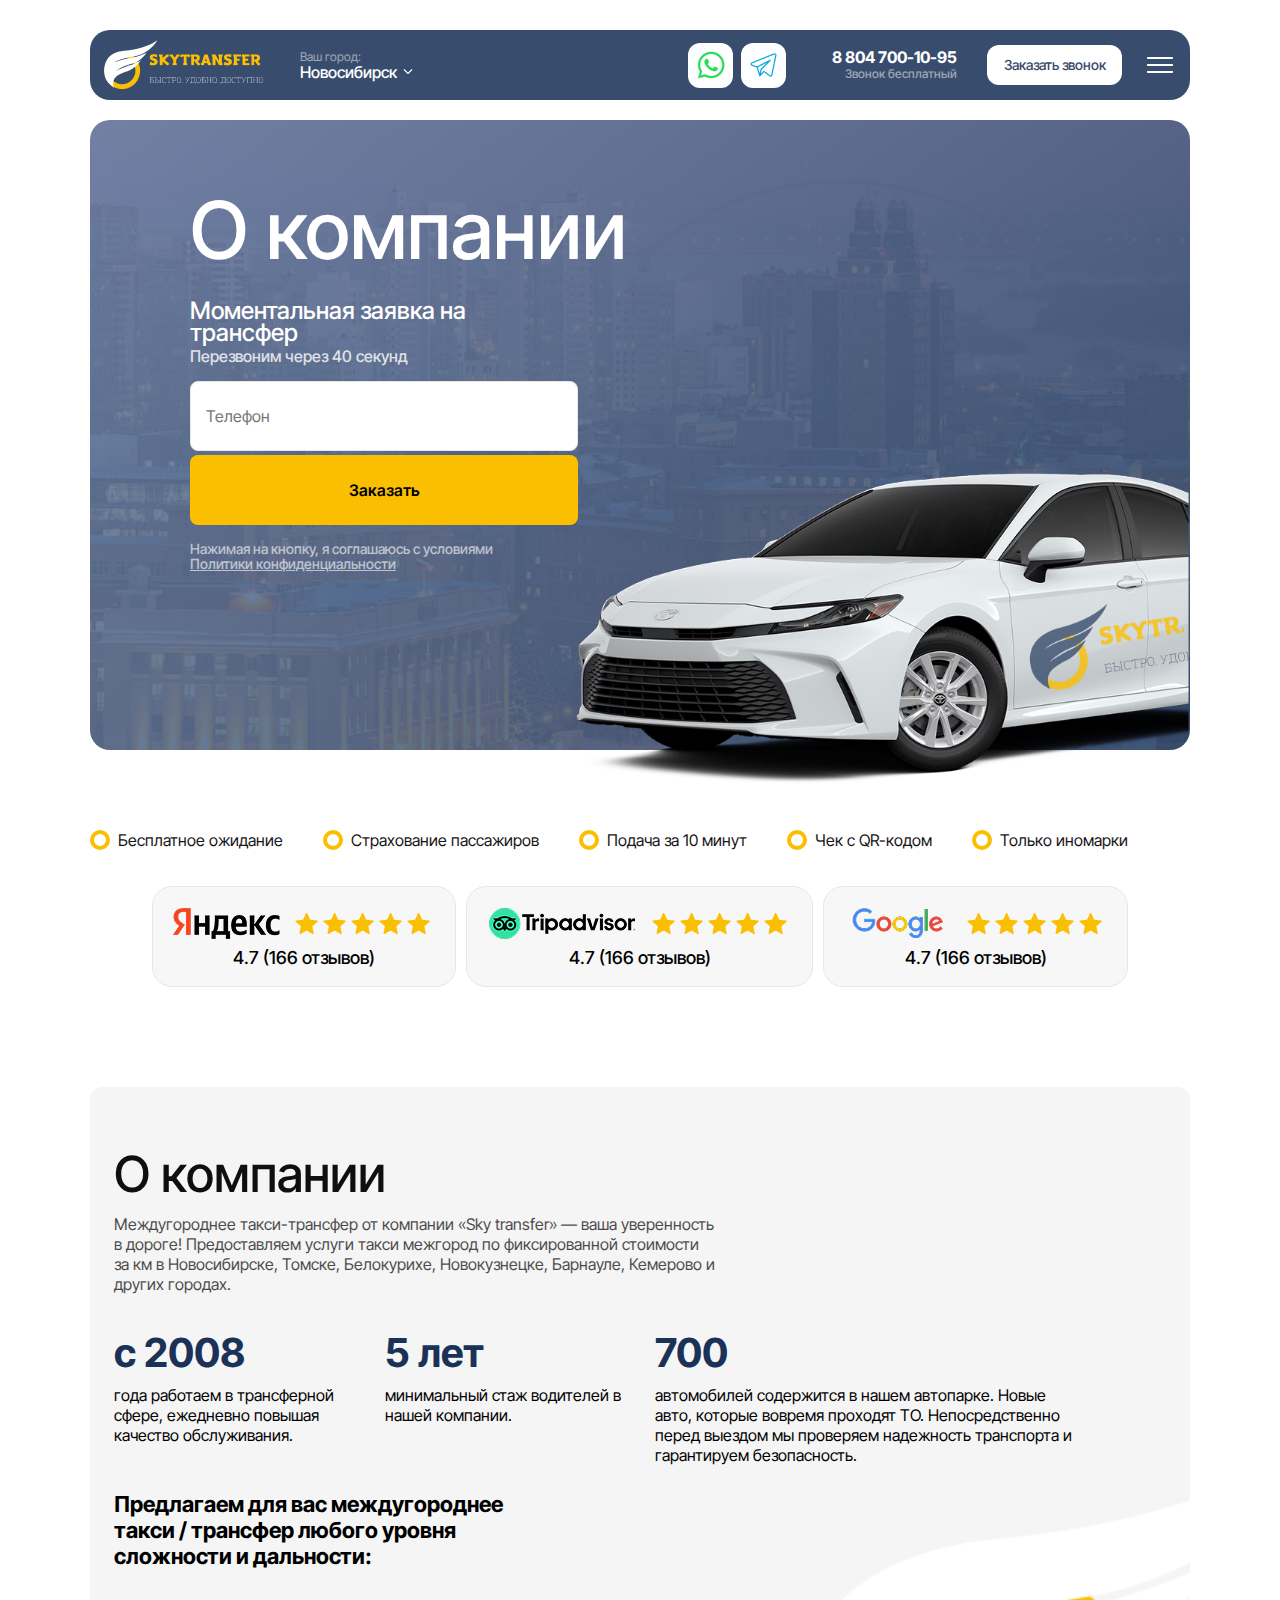
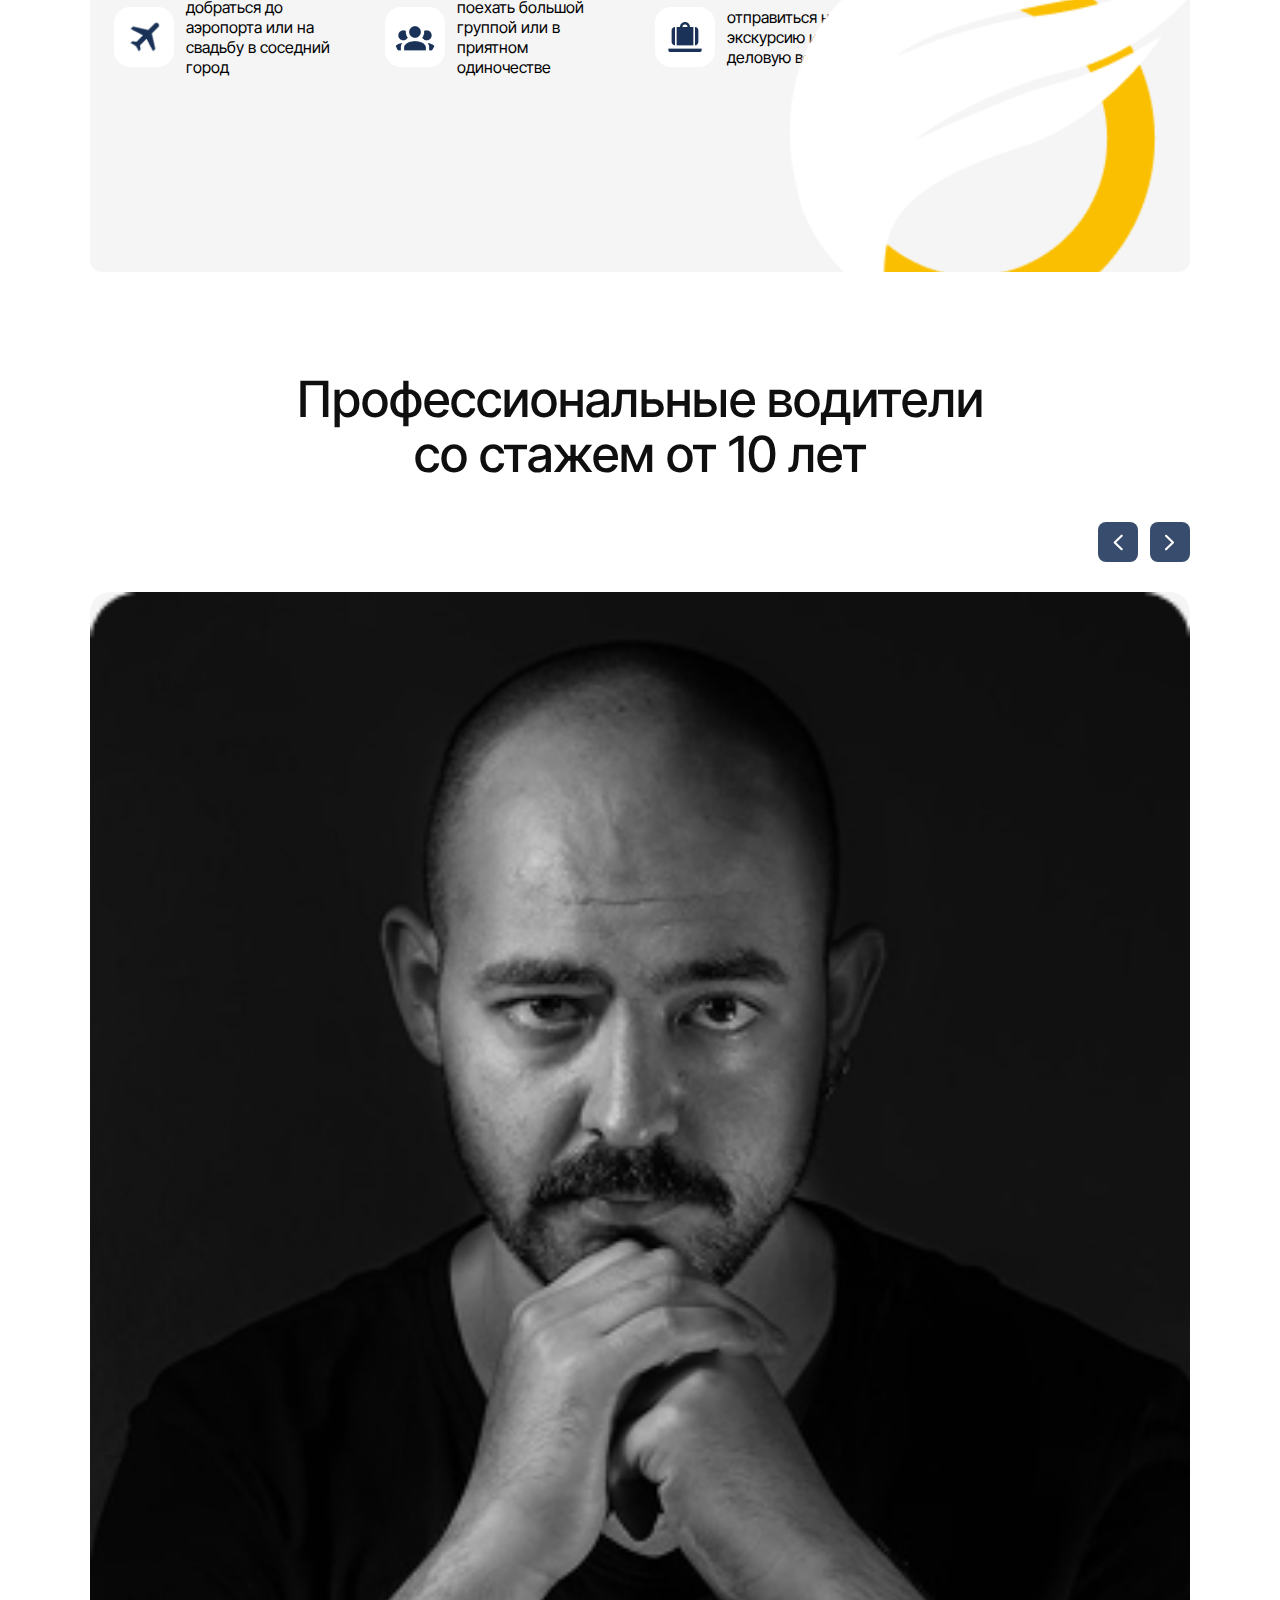
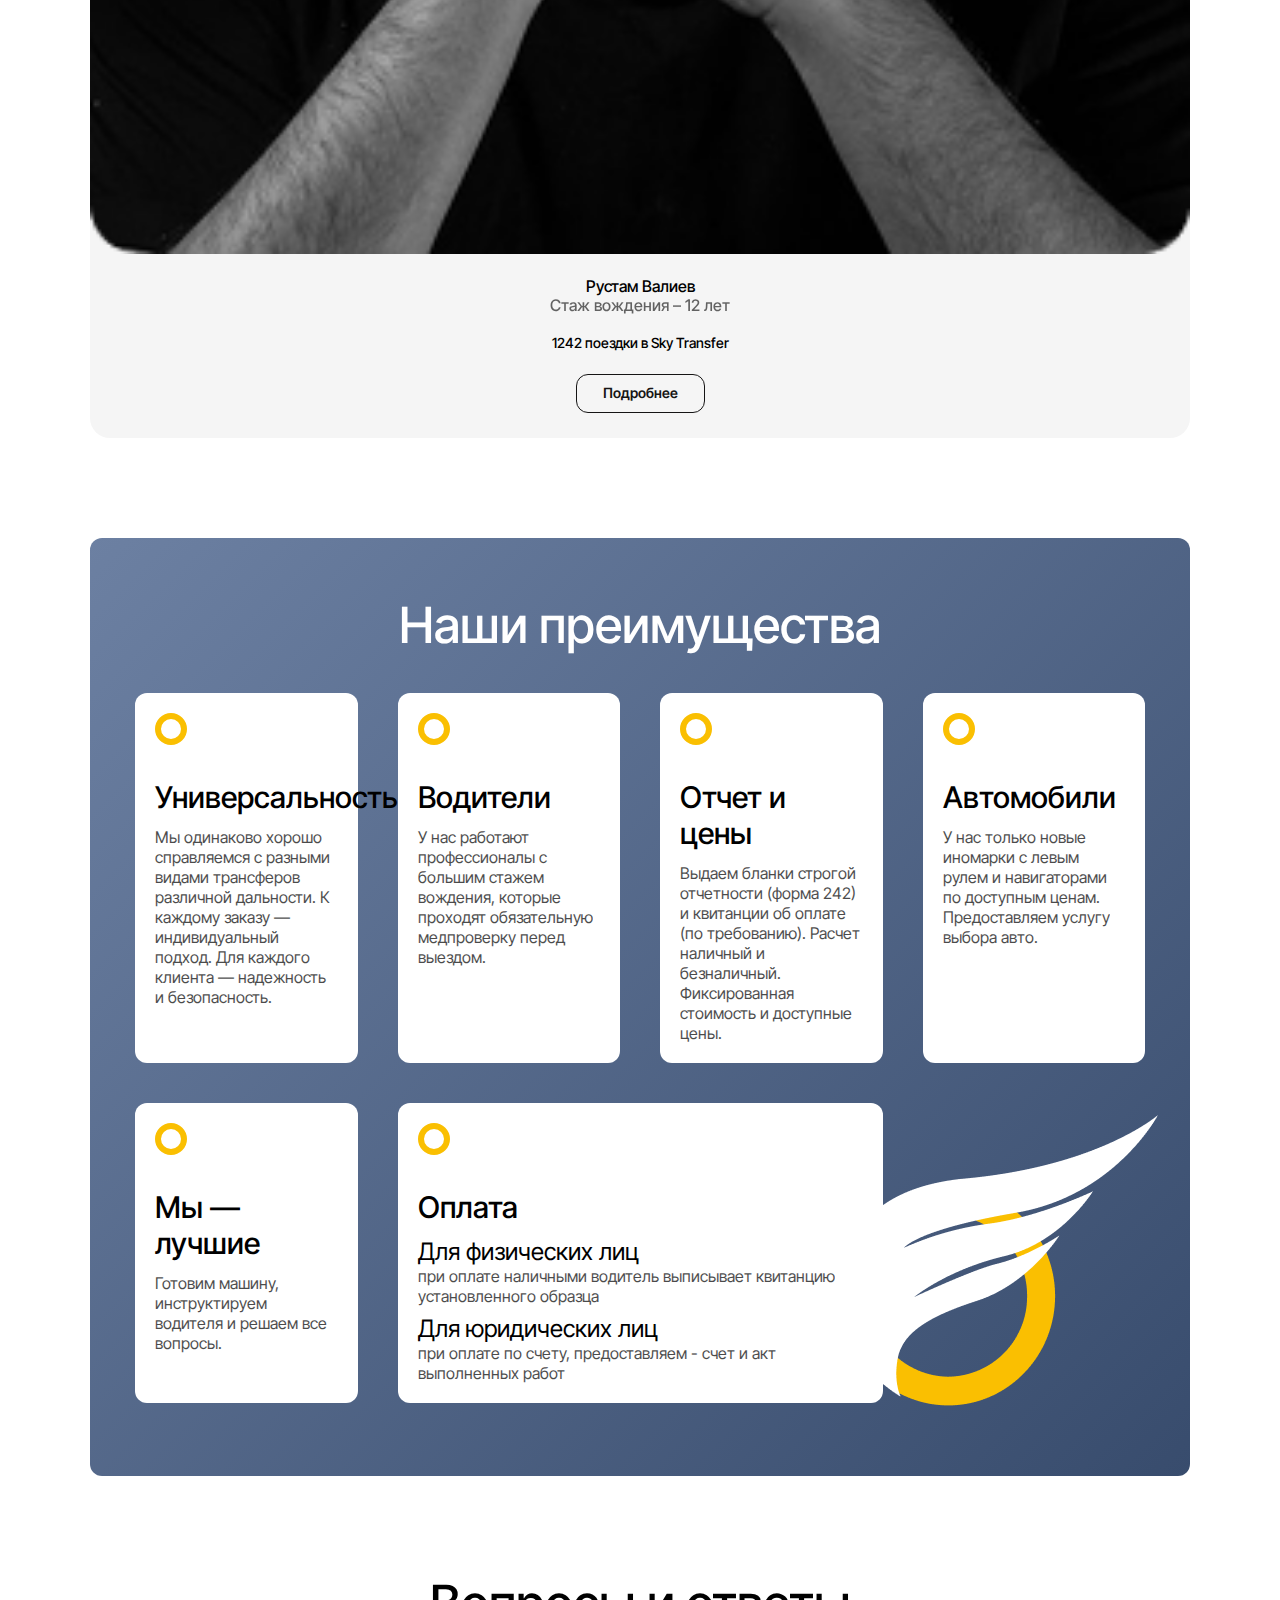
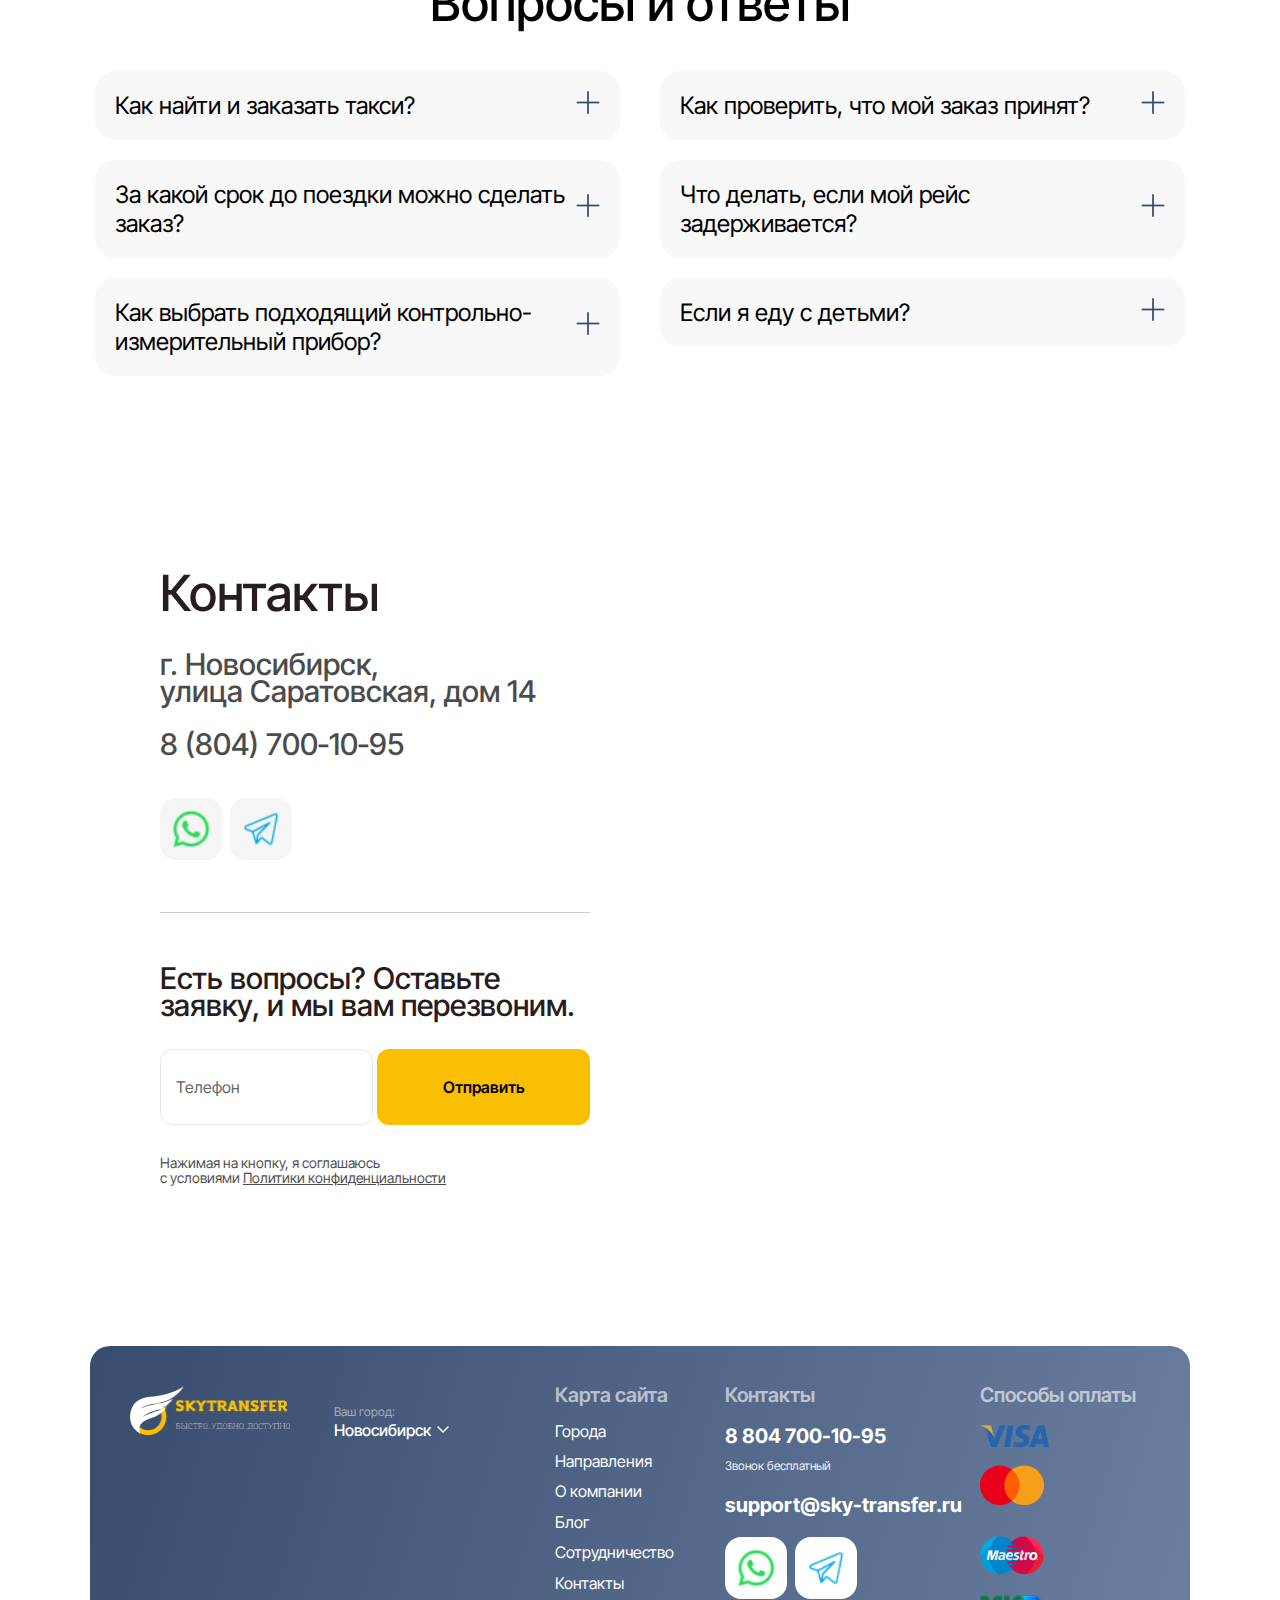
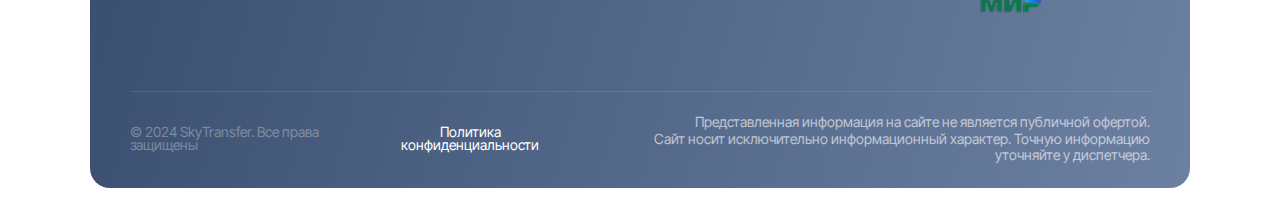
<file: about.html>
<!DOCTYPE html>
<html lang="ru">

<head>
    <meta charset="UTF-8">
    <meta name="viewport" content="width=device-width, initial-scale=1.0">
    <title>О нас | Sky Transfer</title>
    <link rel="stylesheet" href="css/normalize.css">
    <link rel="stylesheet" href="css/bootstrap-grid.css">
    <link rel="stylesheet" href="https://cdn.jsdelivr.net/npm/swiper@11/swiper-bundle.min.css" />
    <link rel="stylesheet" href="css/style.css">
</head>

<body>
    <div class="container">

        <header class=" header">
            <div class="row align-items-center justify-content-between">
                <!-- Логотип и город -->
                <div class="header__left">
                    <a href="#" class="header__logo " aria-label="Логотип SkyTransfer">
                        <img src="img/logo.png" alt="SkyTransfer">
                    </a>
                    <div class="header__city d-block city-dropdown" id="cityHeader">
                        <span class="header__city-label">Ваш город:</span><br>

                        <button class="city-current" type="button" aria-haspopup="listbox">
                            <span class="city-name">Новосибирск</span>

                            <svg class="city-arrow" width="10" height="6" viewBox="0 0 12 8" fill="none">
                                <path d="M1 1L6 6L11 1" stroke="currentColor" stroke-width="1.5"
                                    stroke-linecap="round" />
                            </svg>
                        </button>

                        <ul class="city-list" role="listbox"></ul>
                    </div>
                </div>



                <!-- Контакты, кнопки и бургер -->
                <div class="header__right">
                    <!-- Меню (для десктопа) -->
                    <nav class="header__menu d-none ">
                        <a href="#" class="header__link">Расчет трансфера</a>
                        <a href="#" class="header__link">Оплата</a>
                        <a href="#" class="header__link">Отзывы</a>
                        <a href="#" class="header__link">Контакты</a>
                    </nav>
                    <div class=" header__icons d-none d-xl-flex">
                        <a href="#" class="header__icon mr-2" aria-label="WhatsApp">
                            <img src="img/whatsapp.png" alt="WhatsApp">
                        </a>
                        <a href="#" class="header__icon" aria-label="Telegram">
                            <img src="img/tg.png" alt="Telegram">
                        </a>
                    </div>
                    <a href="tel:88047001095" class=" header__phone d-none d-xl-block">
                        <strong>8 804 700-10-95</strong><br>
                        <span>Звонок бесплатный</span>
                    </a>
                    <div class="header__button d-none d-xl-flex">
                        <button class="btn btn-white">Заказать звонок</button>
                    </div>

                    <input type="checkbox" id="side-checkbox" />
                    <div class="side-panel">
                        <div>
                            <div class="side-panel-top">
                                <div><img src="img/logo.png" alt="Логотип"></div>
                                <label for="side-checkbox" class="close-btn"></label>
                            </div>
                            <div class="only-mob-menu">
                                <div class="only-mob-menu-item">
                                    <a href="#">Расчет трансфера</a>
                                </div>
                                <div class="only-mob-menu-item">
                                    <a href="#">Оплата</a>
                                </div>
                                <div class="only-mob-menu-item">
                                    <a href="#">Отзывы</a>
                                </div>
                                <div class="only-mob-menu-item">
                                    <a href="#">Контакты</a>
                                </div>
                            </div>
                            <div class="side-menu">
                                <div class="side-menu-item">
                                    <a href="#">Города</a>
                                </div>
                                <div class="side-menu-item">
                                    <a href="#">Направления</a>
                                </div>
                                <div class="side-menu-item">
                                    <a href="#">Блог</a>
                                </div>
                                <div class="side-menu-item">
                                    <a href="#">Сотрудничество</a>
                                </div>
                                <div class="side-menu-item">
                                    <a href="#">О компании</a>
                                </div>
                            </div>
                        </div>
                        <div>


                            <div class=" header__icons">
                                <a href="#" class="header__icon mr-2" aria-label="WhatsApp">
                                    <img src="img/whatsapp.png" alt="WhatsApp">
                                </a>
                                <a href="#" class="header__icon" aria-label="Telegram">
                                    <img src="img/tg.png" alt="Telegram">
                                </a>
                            </div>
                            <a href="tel:88047001095" class="d-block header__phone">
                                <strong>8 804 700-10-95</strong><br>
                                <span>Звонок бесплатный</span>
                            </a>
                            <a href="mailto:support@sky-transfer.ru" class="footer__email">support@sky-transfer.ru</a>
                            <div class="header__button ">
                                <button class="btn btn-white">Заказать звонок</button>
                            </div>
                        </div>
                    </div>
                    <div class="header__burger side-b side-open side-button-1-wr">
                        <label class="side-button-1" for="side-checkbox">
                            <div class="side-b side-open"><img src="img/icons/burger.png" alt="Меню"></div>
                        </label>

                    </div>

                </div>
            </div>


        </header>

        <div class="header__bottom-mobile d-flex d-md-none">
            <a href="tel:88047001095" class="d-block header__phone">
                <strong>8 804 700-10-95</strong><br>
                <span>Звонок бесплатный</span>
            </a>
            <div class="header__button ">
                <button class="btn btn-white">Заказать звонок</button>
            </div>
        </div>
    </div>
    <section class="hero">
        <div class="container ">
            <div class="hero__inner">
                <div class="hero__content">
                    <h1 class="hero__title">О компании</h1>

                    <div class="hero__list d-flex d-md-none">
                        <div class="hero__list-item">
                            <div class="hero__list-icon"></div>
                            <div class="hero__list-text">Бесплатное ожидание</div>
                        </div>
                        <div class="hero__list-item">
                            <div class="hero__list-icon"></div>
                            <div class="hero__list-text">Стахование пассажиров</div>
                        </div>
                        <div class="hero__list-item">
                            <div class="hero__list-icon"></div>
                            <div class="hero__list-text">Подача за 10 минут</div>
                        </div>
                        <div class="hero__list-item">
                            <div class="hero__list-icon"></div>
                            <div class="hero__list-text">Чек с QR-кодом</div>
                        </div>
                        <div class="hero__list-item">
                            <div class="hero__list-icon"></div>
                            <div class="hero__list-text">Только иномарки</div>
                        </div>
                    </div>
                    <form class="hero__form">
                        <p class="hero__subtitle">
                            Моментальная заявка на трансфер<br>
                            <span class="hero__timer">Перезвоним через&nbsp;40&nbsp;секунд</span>
                        </p>

                        <input type="tel" class="hero__field hero__field--big" placeholder="Телефон">
                   
           


                        <button type="submit" class="hero__btn hero__btn--big">Заказать</button>
                        <div class="hero__privacy">
                            Нажимая на кнопку, я соглашаюсь с условиями <a href="#">Политики конфиденциальности</a>
                        </div>
                    </form>


                </div>
                <img src="img/car.png" alt="SkyTransfer car" class="hero__car">
            </div>
        </div>


    </section>
    <section class="advantages">
        <div class="container">

            <!-- Перечень преимуществ -->
            <div class="advantages__features d-none d-lg-flex row">
                <div class="advantages__feature">
                    <span class="advantages__icon"></span>
                    <span class="advantages__text">Бесплатное ожидание</span>
                </div>

                <div class="advantages__feature">
                    <span class="advantages__icon"></span>
                    <span class="advantages__text">Страхование пассажиров</span>
                </div>


                <div class="advantages__feature">
                    <span class="advantages__icon"></span>
                    <span class="advantages__text">Подача за 10 минут</span>
                </div>


                <div class="advantages__feature">
                    <span class="advantages__icon"></span>
                    <span class="advantages__text">Чек с QR-кодом</span>
                </div>


                <div class="advantages__feature">
                    <span class="advantages__icon"></span>
                    <span class="advantages__text">Только иномарки</span>
                </div>

            </div>

            <!-- Блоки с отзывами -->
            <div class="advantages__reviews row">
                <div class=" advantages__review">
                    <div class="advantages__review-card">
                        <div class="advantages__review-title">
                            <img src="img/yandex.png" alt="Яндекс" class="advantages__logo">
                            <span class="advantages__stars">
                                <img src="img/5stars.png" alt="Отзыв 5 звёзд">
                            </span>
                        </div>
                        <div class="advantages__review-rating">4.7 (166 отзывов)</div>
                    </div>
                </div>
                <div class=" advantages__review">
                    <div class="advantages__review-card">
                        <div class="advantages__review-title">
                            <img src="img/tripadvisor.png" alt="Tripadvisor" class="advantages__logo">
                            <span class="advantages__stars">
                                <img src="img/5stars.png" alt="Отзыв 5 звёзд">
                            </span>
                        </div>
                        <div class="advantages__review-rating">4.7 (166 отзывов)</div>
                    </div>
                </div>
                <div class=" advantages__review">
                    <div class="advantages__review-card">
                        <div class="advantages__review-title">
                            <img src="img/google.png" alt="Google" class="advantages__logo">
                            <span class="advantages__stars">
                                <img src="img/5stars.png" alt="Отзыв 5 звёзд">
                            </span>
                        </div>
                        <div class="advantages__review-rating">4.7 (166 отзывов)</div>
                    </div>
                </div>
            </div>
        </div>
    </section>

    <div class="container">
        <section class="about ">
            <div class="row">
                <div class="col-12 col-md-7">
                    <h2 class="about__title">О компании</h2>
                    <p class="about__description">
                        Междугороднее такси-трансфер от компании «Sky transfer» — ваша уверенность в дороге!
                        Предоставляем услуги такси межгород по фиксированной стоимости за км в Новосибирске,
                        Томске, Белокурихе, Новокузнецке, Барнауле, Кемерово и других городах.
                    </p>
                </div>
            </div>

            <div class="row about__figures">
                <div class="col-12 col-md-3">
                    <div class="about__figure">
                        <div class="about__figure-value">с 2008</div>
                        <div class="about__figure-text">года работаем в трансферной сфере, ежедневно повышая качество
                            обслуживания.</div>
                    </div>
                </div>
                <div class="col-12 col-md-3">
                    <div class="about__figure">
                        <div class="about__figure-value">5 лет</div>
                        <div class="about__figure-text">минимальный стаж водителей в нашей компании.</div>
                    </div>
                </div>
                <div class="col-12 col-md-5">
                    <div class="about__figure">
                        <div class="about__figure-value">700</div>
                        <div class="about__figure-text">
                            автомобилей содержится в нашем автопарке. Новые авто, которые вовремя проходят ТО.
                            Непосредственно перед выездом мы проверяем надежность транспорта и гарантируем безопасность.
                        </div>
                    </div>
                </div>
            </div>
            <div class="row">
                <div class="col-12 col-md-5">
                    <h3 class="about__subtitle">
                        Предлагаем для вас междугороднее такси / трансфер любого уровня сложности и дальности:
                    </h3>
                </div>
            </div>
            <div class="row about__offers">


                <div class="col-12 col-md-3 about__offer">
                    <div class="about__offer-icon"><img src="img/icons/airplane.png"></div>
                    <p class="about__offer-text">добраться до аэропорта или на свадьбу в соседний город</p>
                </div>

                <div class="col-12 col-md-3 about__offer">
                    <div class="about__offer-icon"><img src="img/icons/group.png"></div>
                    <p class="about__offer-text">поехать большой группой или в приятном одиночестве</p>
                </div>

                <div class="col-12 col-md-3 about__offer">
                    <div class="about__offer-icon"><img src="img/icons/bag.png"></div>
                    <p class="about__offer-text">отправиться на экскурсию или деловую встречу</p>
                </div>
            </div>
            <img src="img/brand.png" alt="Бренд логотип" class="about_backimg">
        </section>
    </div>
    <section class="container">
        <div class="drivers ">
            <div class="row">
                <div class="col-12 drivers__header">
                    <h2 class="drivers__title">Профессиональные водители<br class="d-none d-md-flex">со стажем <br
                            class="d-flex d-md-none">от 10 лет</h2>
                </div>
            </div>

            <!-- Слайдер Swiper -->
            <div class="swiper drivers__slider">
                <!-- Навигация -->
                <div class="swiper-buttons">
                    <div class="swiper-button-prev-drivers">
                        <img src="img/icons/arrow.svg" alt="Предыдущий слайд">
                    </div>
                    <div class="swiper-button-next-drivers">
                        <img src="img/icons/arrow.svg" alt="Следующий слайд">
                    </div>
                </div>

                <div class="swiper-wrapper">
                    <div class="swiper-slide ">
                        <div class="drivers__card">
                            <img src="img/man1.png" alt="Водитель" class="drivers__photo">
                            <div class="drivers__info">
                                <div class="drivers__name">Рустам Валиев</div>
                                <div class="drivers__exp">Стаж вождения – 12 лет</div>
                                <div class="drivers__rides">1242 поездки в Sky Transfer</div>
                                <button class="drivers__button">Подробнее</button>
                            </div>
                        </div>
                    </div>
                    <div class="swiper-slide ">
                        <div class="drivers__card">
                            <img src="img/man2.png" alt="Водитель" class="drivers__photo">
                            <div class="drivers__info">
                                <div class="drivers__name">Максим Петров</div>
                                <div class="drivers__exp">Стаж вождения – 12 лет</div>
                                <div class="drivers__rides">1242 поездки в Sky Transfer</div>
                                <button class="drivers__button">Подробнее</button>
                            </div>
                        </div>
                    </div>
                    <div class="swiper-slide ">
                        <div class="drivers__card">
                            <img src="img/man1.png" alt="Водитель" class="drivers__photo">
                            <div class="drivers__info">
                                <div class="drivers__name">Рустам Валиев</div>
                                <div class="drivers__exp">Стаж вождения – 12 лет</div>
                                <div class="drivers__rides">1242 поездки в Sky Transfer</div>
                                <button class="drivers__button">Подробнее</button>
                            </div>
                        </div>
                    </div>
                    <div class="swiper-slide  ">
                        <div class="drivers__card">
                            <img src="img/man3.png" alt="Водитель" class="drivers__photo">
                            <div class="drivers__info">
                                <div class="drivers__name">Андрей Девяткин</div>
                                <div class="drivers__exp">Стаж вождения – 12 лет</div>
                                <div class="drivers__rides">1242 поездки в Sky Transfer</div>
                                <button class="drivers__button">Подробнее</button>
                            </div>
                        </div>
                    </div>
                    <div class="swiper-slide  ">
                        <div class="drivers__card">
                            <img src="img/man4.png" alt="Водитель" class="drivers__photo">
                            <div class="drivers__info">
                                <div class="drivers__name">Дмитрий Захаренко</div>
                                <div class="drivers__exp">Стаж вождения – 12 лет</div>
                                <div class="drivers__rides">1242 поездки в Sky Transfer</div>
                                <button class="drivers__button">Подробнее</button>
                            </div>
                        </div>
                    </div>
                </div>

            </div>
        </div>
    </section>
    <section class="container">
        <div class="benefits">
            <div class="row">
                <div class="col-12">
                    <h2 class="benefits__title">Наши преимущества</h2>
                </div>
            </div>

            <div class="row">
                <div class="col-12 col-md-6 col-xl-3 benefits__item">
                    <div class="benefits__card">
                        <div class="benefits__icon"></div>
                        <h3 class="benefits__heading">Универсальность</h3>
                        <p class="benefits__text">
                            Мы одинаково хорошо справляемся с разными видами трансферов различной дальности. К каждому
                            заказу — индивидуальный подход. Для каждого клиента — надежность и безопасность.
                        </p>
                    </div>
                </div>

                <div class="col-12 col-md-6 col-xl-3 benefits__item">
                    <div class="benefits__card">
                        <div class="benefits__icon"></div>
                        <h3 class="benefits__heading">Водители</h3>
                        <p class="benefits__text">
                            У нас работают профессионалы с большим стажем вождения, которые проходят обязательную
                            медпроверку перед выездом.
                        </p>
                    </div>
                </div>

                <div class="col-12 col-md-6 col-xl-3 benefits__item">
                    <div class="benefits__card">
                        <div class="benefits__icon"></div>
                        <h3 class="benefits__heading">Отчет и цены</h3>
                        <p class="benefits__text">
                            Выдаем бланки строгой отчетности (форма 242) и квитанции об оплате (по требованию). Расчет
                            наличный и безналичный. Фиксированная стоимость и доступные цены.
                        </p>
                    </div>
                </div>

                <div class="col-12 col-md-6 col-xl-3 benefits__item">
                    <div class="benefits__card">
                        <div class="benefits__icon"></div>
                        <h3 class="benefits__heading">Автомобили</h3>
                        <p class="benefits__text">
                            У нас только новые иномарки с левым рулем и навигаторами по доступным ценам. Предоставляем
                            услугу выбора авто.
                        </p>
                    </div>
                </div>

                <div class="col-12 col-md-6 col-xl-3 benefits__item">
                    <div class="benefits__card">
                        <div class="benefits__icon"></div>
                        <h3 class="benefits__heading">Мы — лучшие</h3>
                        <p class="benefits__text">
                            Готовим машину, инструктируем водителя и решаем все вопросы.
                        </p>
                    </div>
                </div>

                <div class="col-12 col-md-6 col-xl-6 benefits__item">
                    <div class="benefits__card">
                        <div class="benefits__icon"></div>
                        <h3 class="benefits__heading">Оплата</h3>
                        <div class="benefits__bottom">
                            <div class="benefitst__bottom-text">
                                <div class="benefits__bottom-header">Для физических лиц</div>
                                <div class="benefits__text">при оплате наличными водитель выписывает квитанцию
                                    установленного образца</div>
                            </div>
                            <div class="benefitst__bottom-text">
                                <div class="benefits__bottom-header">Для юридических лиц</div>
                                <div class="benefits__text">при оплате по счету, предоставляем - счет и акт выполненных
                                    работ</div>
                            </div>
                        </div>
                    </div>
                </div>
            </div>
            <img src="img/brand.png" class="benefits__backimg ">
        </div>
    </section>

  
    <section class="faq">
        <div class="container">
            <h2>Вопросы и ответы</h2>
            <div class="row">
                <!-- Левая колонка -->
                <div class="col-12 col-md-6 d-flex flex-column ">
                    <div class="faq-item">
                        <div class="faq-question">
                            <span>Как найти и заказать такси?</span>
                            <span class="faq-icon"><img src="img/icons/plus.png"></span>
                        </div>
                        <div class="faq-answer">Вы можете воспользоваться приложением или позвонить по телефону.</div>
                    </div>
                    <div class="faq-item">
                        <div class="faq-question">
                            <span>За какой срок до поездки можно сделать заказ?</span>
                            <span class="faq-icon"><img src="img/icons/plus.png"></span>
                        </div>
                        <div class="faq-answer">Рекомендуем заказывать минимум за 30 минут до поездки.</div>
                    </div>
                    <div class="faq-item">
                        <div class="faq-question">
                            <span>Как выбрать подходящий контрольно-измерительный прибор?</span>
                            <span class="faq-icon"><img src="img/icons/plus.png"></span>
                        </div>
                        <div class="faq-answer">Уточните параметры задачи, после чего выберите прибор по каталогу.</div>
                    </div>
                </div>

                <!-- Правая колонка -->
                <div class="col-12 col-md-6 d-flex flex-column ">
                    <div class="faq-item">
                        <div class="faq-question">
                            <span>Как проверить, что мой заказ принят?</span>
                            <span class="faq-icon"><img src="img/icons/plus.png"></span>
                        </div>
                        <div class="faq-answer">Темпор ат элемендум диам витэ донец. Вариус бибендум эрос сед портtitor.
                        </div>
                    </div>
                    <div class="faq-item">
                        <div class="faq-question">
                            <span>Что делать, если мой рейс задерживается?</span>
                            <span class="faq-icon"><img src="img/icons/plus.png"></span>
                        </div>
                        <div class="faq-answer">Наши водители отслеживают изменения рейсов и подстраиваются под
                            расписание.
                        </div>
                    </div>
                    <div class="faq-item">
                        <div class="faq-question">
                            <span>Если я еду с детьми?</span>
                            <span class="faq-icon"><img src="img/icons/plus.png"></span>
                        </div>
                        <div class="faq-answer">Уточните это при заказе — мы предоставим детское кресло.</div>
                    </div>
                </div>
            </div>
        </div>
    </section>
    <section class="container">
        <div class="contact-map row no-gutters">
            <div id="yandex-map" class="contact-map__background"></div>
            <!-- карточка контактов -->
            <div class="col-12 col-lg-6">
                <div class="contact-card">
                    <h2 class="contact-card__title">Контакты</h2>

                    <address class="contact-card__addr">
                        г.&nbsp;Новосибирск, улица Саратовская, дом&nbsp;14
                    </address>

                    <a href="tel:+78047001095" class="contact-card__phone">8 (804) 700‑10‑95</a>

                    <div class="contact-card__messengers">
                        <a href="#"><img src="img/whatsapp.png" alt="WhatsApp"></a>
                        <a href="#"><img src="img/tg.png" alt="Telegram"></a>
                    </div>

                    <!-- разделительная линия -->
                    <hr class="contact-card__divider">

                    <p class="contact-card__lead">
                        Есть вопросы? Оставьте заявку, и мы вам перезвоним.
                    </p>

                    <form class="contact-card__form ">
                        <input type="tel" class="contact-card__input" placeholder="Телефон" required>
                        <button class="contact-card__btn">Отправить</button>
                    </form>

                    <small class="contact-card__policy">
                        Нажимая на кнопку, я соглашаюсь с условиями <a href="#">Политики конфиденциальности</a>
                    </small>
                </div>
            </div>

        </div>
    </section>
    <div class="container">
        <footer class="footer row">
            <!-- ВЕРХНЯЯ ГРИД‑ЗОНА -->

            <div class="col-12 footer__top ">
                <div class="row no-gutters">

                    <!-- ЛОГО + ГОРОД -->
                    <div class="col-12  col-lg-5 footer__block footer__brand">
                        <a href="/"><img src="img/logo.png" alt="SkyTransfer" class="footer__logo"></a>


                        <!-- ==== Ф У Т Е Р ==== -->
                        <div class="footer__city city-dropdown" id="cityFooter">
                            <div style="position: relative;">
                                <span class="footer-label">Ваш город:</span><br>

                                <button class="city-current" type="button" aria-haspopup="listbox">
                                    <span class="city-name">Новосибирск</span>

                                    <svg class="city-arrow" width="12" height="8" viewBox="0 0 12 8" fill="none">
                                        <path d="M1 1L6 6L11 1" stroke="currentColor" stroke-width="1.5"
                                            stroke-linecap="round" />
                                    </svg>

                                </button>
                                <ul class="city-list" role="listbox"></ul>
                            </div>




                        </div>

                    </div>

                    <!-- КАРТА САЙТА -->
                    <div class="col-12 col-md-4 col-lg-2 footer__block footer__block-links">
                        <h3 class="footer__heading">Карта сайта</h3>
                        <ul class="footer__list">
                            <li><a href="#">Города</a></li>
                            <li><a href="#">Направления</a></li>
                            <li><a href="#">О компании</a></li>
                            <li><a href="#">Блог</a></li>
                            <li><a href="#">Сотрудничество</a></li>
                            <li><a href="#">Контакты</a></li>
                        </ul>
                    </div>

                    <!-- КОНТАКТЫ -->
                    <div class="col-12 col-md-4 col-lg-3 footer__block footer__block-contacts">
                        <h3 class="footer__heading">Контакты</h3>
                        <a href="tel:+78047001095" class="footer__phone">
                            <span>8 804 700-10-95</span>
                            <small>Звонок бесплатный</small>
                        </a>
                        <a href="mailto:support@sky-transfer.ru" class="footer__email">support@sky-transfer.ru</a>

                        <div class="footer__messengers">
                            <a href="#"><img src="img/whatsapp.png" alt="WhatsApp"></a>
                            <a href="#"><img src="img/tg.png" alt="Telegram"></a>
                        </div>
                    </div>

                    <!-- СПОСОБЫ ОПЛАТЫ -->
                    <div class="col-12 col-md-4 col-lg-2 footer__block footer__payments">
                        <h3 class="footer__heading">Способы оплаты</h3>
                        <ul class="footer__pay">
                            <li><img src="img/visa.png" alt="Visa"></li>
                            <li><img src="img/mastercard.png" alt="MasterCard"></li>
                            <li><img src="img/maestro.png" alt="Maestro"></li>
                            <li><img src="img/mir.png" alt="МИР"></li>
                        </ul>
                    </div>
                </div>
            </div><!-- /.footer__top -->

            <!-- НИЖНЯЯ СТРОКА -->
            <div class="row footer__bottom no-gutters">
                <div class="col-lg-3 footer__copy">
                    © 2024 SkyTransfer. Все права защищены
                </div>
                <div class="col-lg-2 footer__policy ">
                    <a href="#">Политика конфиденциальности</a>
                </div>
                <div class="col-lg-6 footer__disclaimer ">
                    <p>Представленная информация на сайте не является публичной офертой.</p>
                    <p>Сайт носит исключительно информационный характер. Точную информацию уточняйте у диспетчера.</p>
                </div>
            </div>
        </footer>
    </div>

    <script src="https://cdn.jsdelivr.net/npm/swiper@11/swiper-bundle.min.js"></script>
   
    <script src="https://api-maps.yandex.ru/2.1/?lang=ru_RU&apikey=5cac17b6-1a2d-41ba-bdf4-1a42146f3768"
        type="text/javascript"></script>
    <script src="js/script.js"></script>





</body>

</html>
</file>
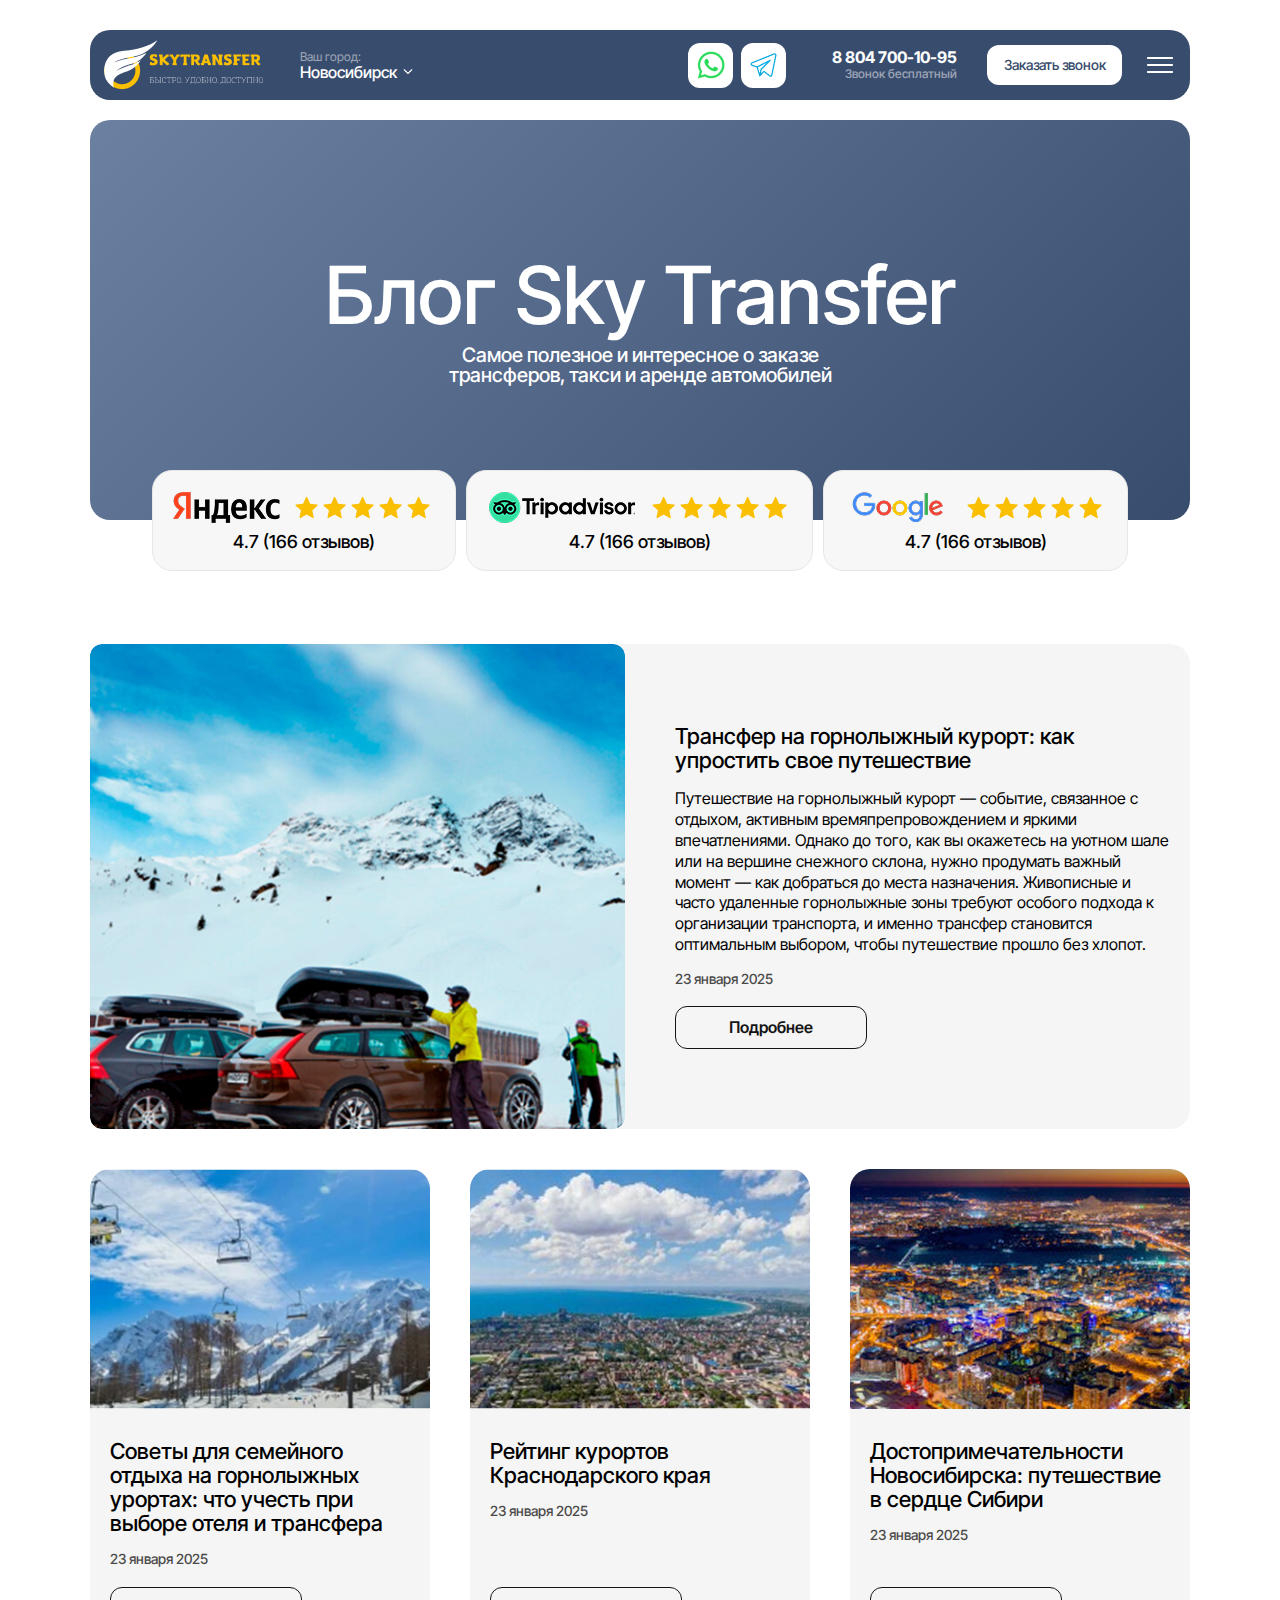
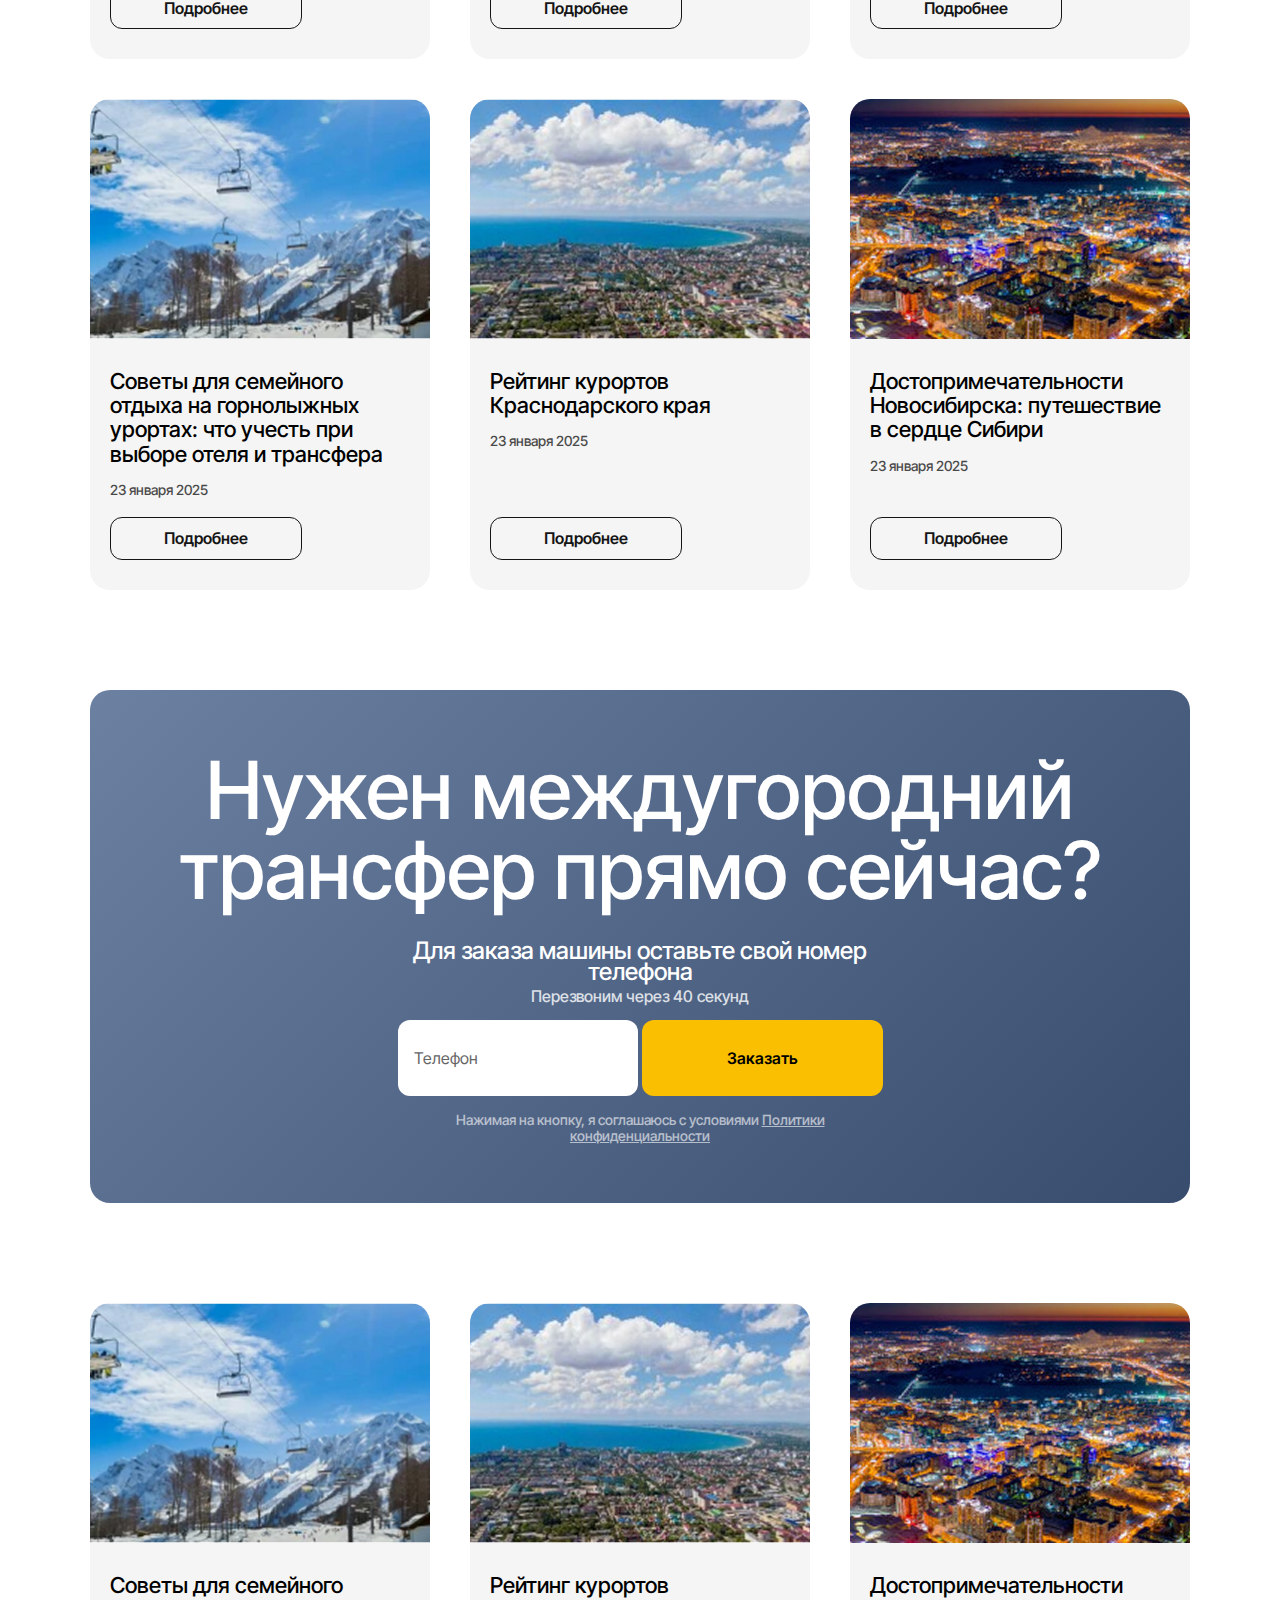
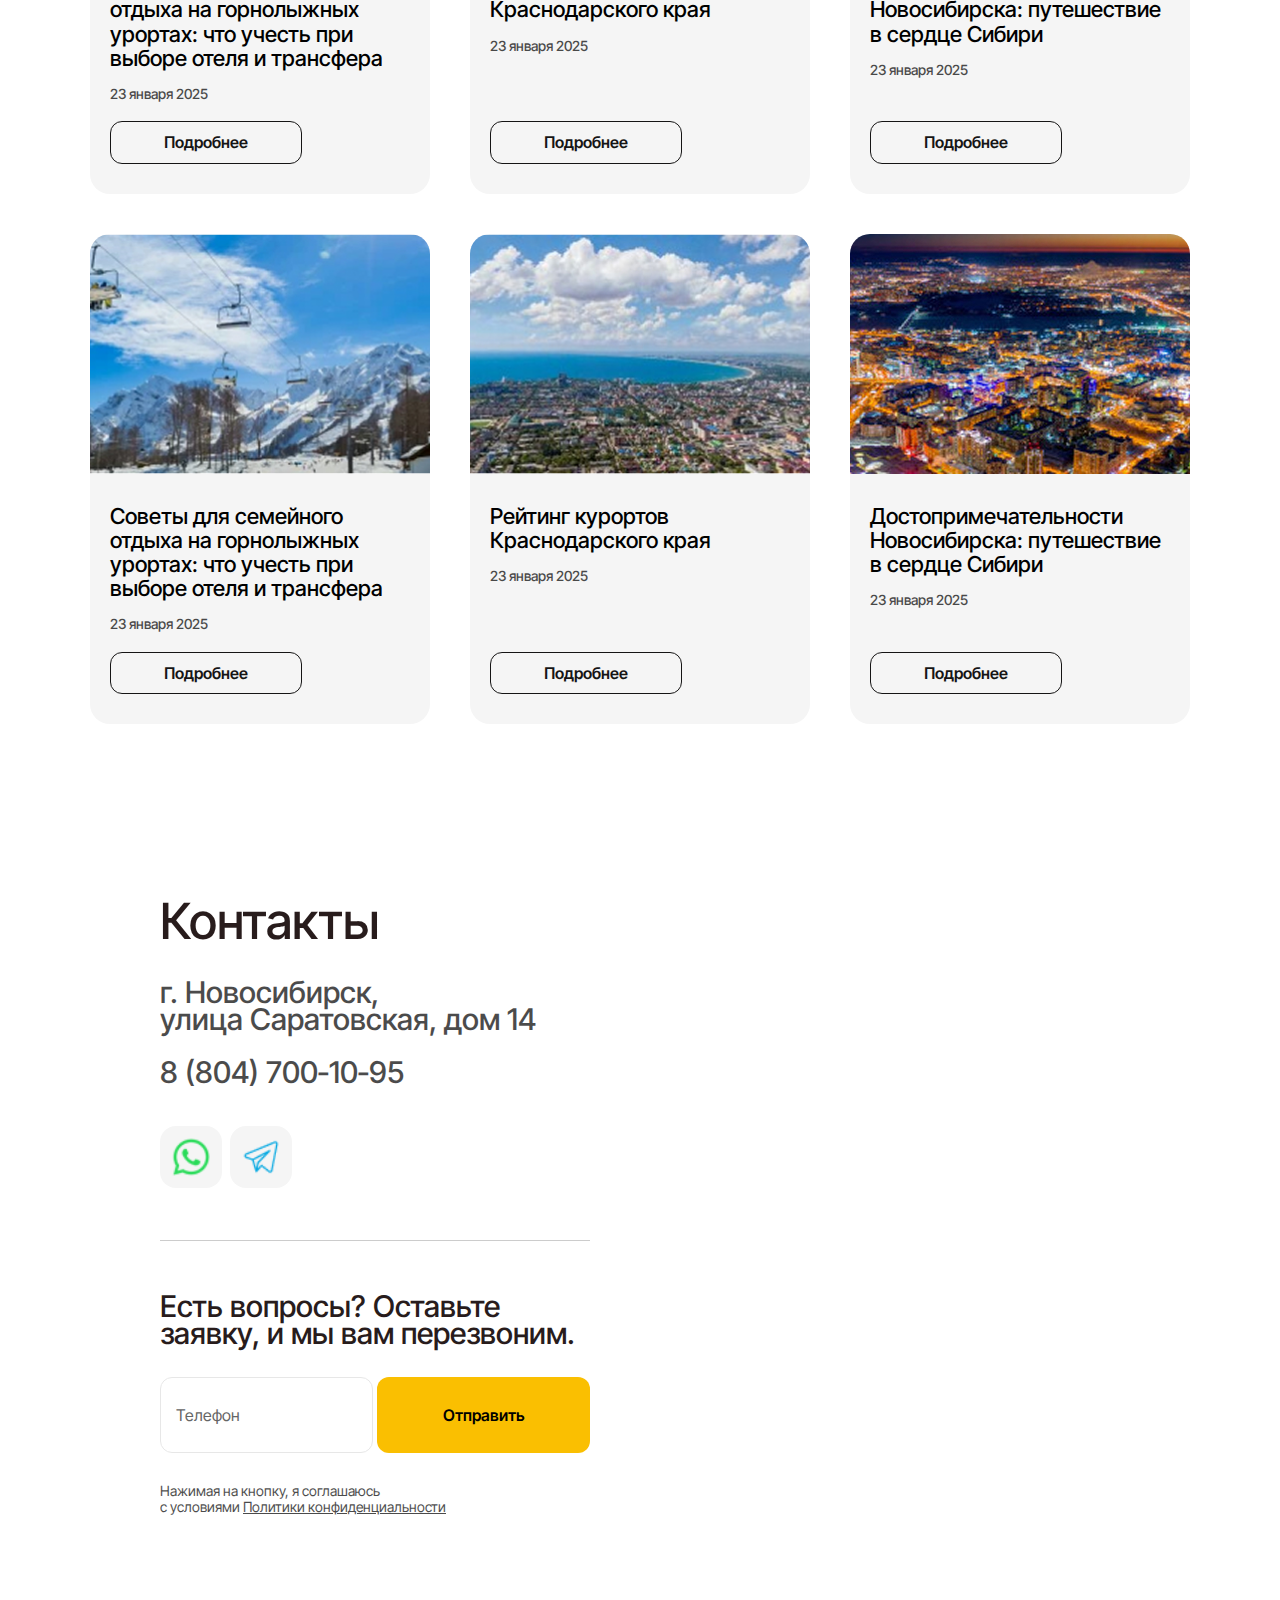
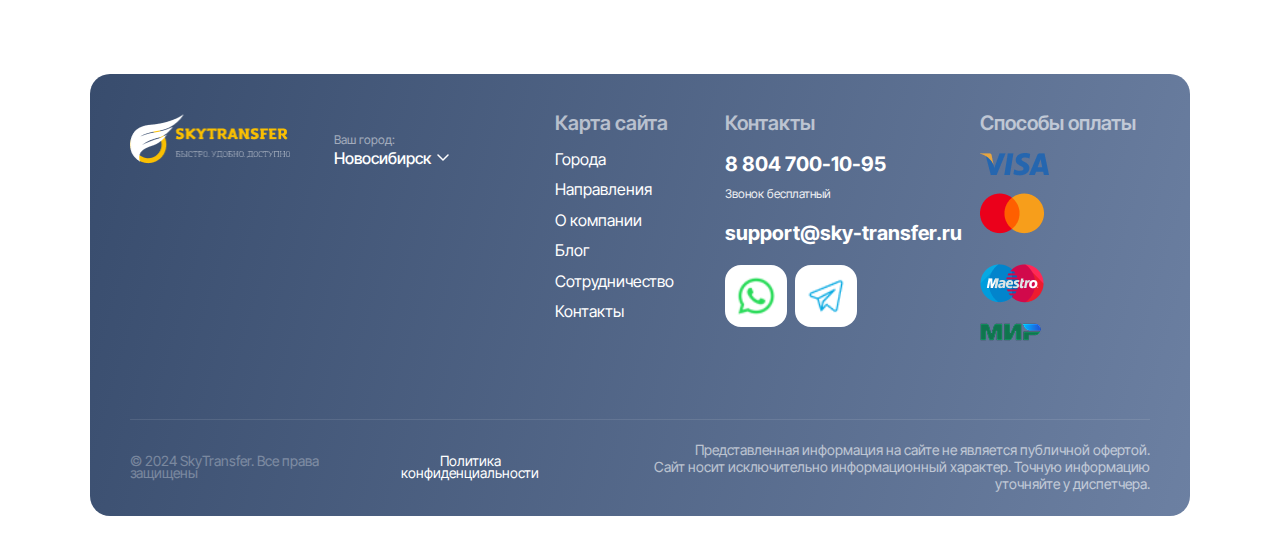
<file: blog.html>
<!DOCTYPE html>
<html lang="ru">

<head>
    <meta charset="UTF-8">
    <meta name="viewport" content="width=device-width, initial-scale=1.0">
    <title>Блог | Sky Transfer</title>
    <link rel="stylesheet" href="css/normalize.css">
    <link rel="stylesheet" href="css/bootstrap-grid.css">
    <link rel="stylesheet" href="https://cdn.jsdelivr.net/npm/swiper@11/swiper-bundle.min.css" />
    <link rel="stylesheet" href="css/style.css">
    <style>
        .big-blog {
            background: #F5F5F5;
            border-radius: 20px;
            margin-bottom: 40px;
        }

        .big-blog__image-wrap {
            height: 100%;
            overflow: hidden;
            border-radius: 12px;
        }

        .big-blog__image {
            width: 100%;
            height: 100%;
            object-fit: cover;
            display: block;
            border-radius: 12px;
        }

        .big-blog__content {
            display: flex;
            flex-direction: column;
            height: 100%;
            padding: 80px 20px;
        }

        .big-blog__title {
            font-size: 22px;
            line-height: 1.1;
            font-weight: 500;
            margin-bottom: 16px;
        }

        .big-blog__text {
            font-size: 16px;
            font-weight: 400;
            line-height: 1.3;
            margin-bottom: 16px;
            flex-grow: 1;
            color: #000000;
        }



        .big-blog__date {
            font-size: 14px;
            line-height: 1.1;
            color: #000;
            opacity: 70%;
            margin-bottom: 20px;
            font-weight: 500;
        }



        .post-card {
            background: #F5F5F5;
            border-radius: 20px;
            overflow: hidden;
            display: flex;
            flex-direction: column;
            height: 100%;

        }

        .post-card__img {
            width: 100%;
            height: 240px;
            object-fit: cover;
        }

        .post-card__content {
            padding: 30px 20px;
            display: flex;
            flex-direction: column;
            flex-grow: 1;
        }

        .post-card__title {
            font-size: 22px;
            line-height: 1.1;
            color: #000;
            font-weight: 500;
            margin-bottom: 16px;
        }

        .post-card__date {
            font-size: 14px;
            line-height: 1.1;
            color: #000;
            opacity: 70%;
            margin-bottom: 20px;
            font-weight: 500;
        }

        .post-card__btn {
            width: fit-content;
            margin-top: auto;
            padding: 13px 53px;
            color: #161515;
            border: 1px solid #161515;
            border-radius: 12px;
            font-size: 16px;
            font-weight: 600;
            line-height: 0.9;
            display: inline-block;
            transition: all ease-in 0.2s;
        }

        .post-card__btn:hover {
            width: fit-content;
            margin-top: auto;
            padding: 13px 53px;
            color: #fff;
            border: 1px solid var(--accent-bg);
            background-color: var(--accent-bg);
            border-radius: 12px;
            font-size: 16px;
            font-weight: 600;
            line-height: 0.9;
            display: inline-block;
        }

        .blog__posts.row {
            margin-left: -20px;
            margin-right: -20px;
        }

        .blog__posts {
            margin-bottom: -40px;
        }

        .blog__posts>[class*="col-"] {
            padding-left: 20px;
            padding-right: 20px;
            margin-bottom: 40px;
        }

        @media(max-width:1200px) {
            .blog__posts {
                margin-bottom: -20px;
            }

            .big-blog__content {
                display: flex;
                flex-direction: column;
                height: 100%;
                padding: 30px 20px 26px;
            }

            .blog__posts>[class*="col-"] {
                padding-left: 20px;
                padding-right: 20px;
                margin-bottom: 20px;
            }

            .post-card__img {
                height: 240px;
            }

            .post-card__content {
                padding: 30px 20px 26px;
                display: flex;
                flex-direction: column;
                flex-grow: 1;
            }

            .post-card__title {
                font-size: 18px;
            }

            .post-card__date {
                font-size: 12px;
                margin-bottom: 12px;

            }
        }

        @media(max-width:768px) {
            .big-blog__image {
                object-position: bottom;
                height: 240px;
            }


            .big-blog__title {
                font-size: 18px;
            }

            .big-blog__text {
                font-size: 14px;

            }



            .big-blog__date {
                font-size: 12px;
            }

            .blog__posts>*:nth-child(n + 3) {
                display: none !important;
            }
        }
    </style>
</head>

<body class="blog">
    <div class="container">

        <header class=" header">
            <div class="row align-items-center justify-content-between">
                <!-- Логотип и город -->
                <div class="header__left">
                    <a href="#" class="header__logo " aria-label="Логотип SkyTransfer">
                        <img src="img/logo.png" alt="SkyTransfer">
                    </a>
                    <div class="header__city d-block city-dropdown" id="cityHeader">
                        <span class="header__city-label">Ваш город:</span><br>

                        <button class="city-current" type="button" aria-haspopup="listbox">
                            <span class="city-name">Новосибирск</span>

                            <svg class="city-arrow" width="10" height="6" viewBox="0 0 12 8" fill="none">
                                <path d="M1 1L6 6L11 1" stroke="currentColor" stroke-width="1.5"
                                    stroke-linecap="round" />
                            </svg>
                        </button>

                        <ul class="city-list" role="listbox"></ul>
                    </div>
                </div>



                <!-- Контакты, кнопки и бургер -->
                <div class="header__right">
                    <!-- Меню (для десктопа) -->
                    <nav class="header__menu d-none ">
                        <a href="#" class="header__link">Расчет трансфера</a>
                        <a href="#" class="header__link">Оплата</a>
                        <a href="#" class="header__link">Отзывы</a>
                        <a href="#" class="header__link">Контакты</a>
                    </nav>
                    <div class=" header__icons d-none d-xl-flex">
                        <a href="#" class="header__icon mr-2" aria-label="WhatsApp">
                            <img src="img/whatsapp.png" alt="WhatsApp">
                        </a>
                        <a href="#" class="header__icon" aria-label="Telegram">
                            <img src="img/tg.png" alt="Telegram">
                        </a>
                    </div>
                    <a href="tel:88047001095" class=" header__phone d-none d-xl-block">
                        <strong>8 804 700-10-95</strong><br>
                        <span>Звонок бесплатный</span>
                    </a>
                    <div class="header__button d-none d-xl-flex">
                        <button class="btn btn-white">Заказать звонок</button>
                    </div>

                    <input type="checkbox" id="side-checkbox" />
                    <div class="side-panel">
                        <div>
                            <div class="side-panel-top">
                                <div><img src="img/logo.png" alt="Логотип"></div>
                                <label for="side-checkbox" class="close-btn"></label>
                            </div>
                            <div class="only-mob-menu">
                                <div class="only-mob-menu-item">
                                    <a href="#">Расчет трансфера</a>
                                </div>
                                <div class="only-mob-menu-item">
                                    <a href="#">Оплата</a>
                                </div>
                                <div class="only-mob-menu-item">
                                    <a href="#">Отзывы</a>
                                </div>
                                <div class="only-mob-menu-item">
                                    <a href="#">Контакты</a>
                                </div>
                            </div>
                            <div class="side-menu">
                                <div class="side-menu-item">
                                    <a href="#">Города</a>
                                </div>
                                <div class="side-menu-item">
                                    <a href="#">Направления</a>
                                </div>
                                <div class="side-menu-item">
                                    <a href="#">Блог</a>
                                </div>
                                <div class="side-menu-item">
                                    <a href="#">Сотрудничество</a>
                                </div>
                                <div class="side-menu-item">
                                    <a href="#">О компании</a>
                                </div>
                            </div>
                        </div>
                        <div>


                            <div class=" header__icons">
                                <a href="#" class="header__icon mr-2" aria-label="WhatsApp">
                                    <img src="img/whatsapp.png" alt="WhatsApp">
                                </a>
                                <a href="#" class="header__icon" aria-label="Telegram">
                                    <img src="img/tg.png" alt="Telegram">
                                </a>
                            </div>
                            <a href="tel:88047001095" class="d-block header__phone">
                                <strong>8 804 700-10-95</strong><br>
                                <span>Звонок бесплатный</span>
                            </a>
                            <a href="mailto:support@sky-transfer.ru" class="footer__email">support@sky-transfer.ru</a>
                            <div class="header__button ">
                                <button class="btn btn-white">Заказать звонок</button>
                            </div>
                        </div>
                    </div>
                    <div class="header__burger side-b side-open side-button-1-wr">
                        <label class="side-button-1" for="side-checkbox">
                            <div class="side-b side-open"><img src="img/icons/burger.png" alt="Меню"></div>
                        </label>

                    </div>

                </div>
            </div>


        </header>

        <div class="header__bottom-mobile d-flex d-md-none">
            <a href="tel:88047001095" class="d-block header__phone">
                <strong>8 804 700-10-95</strong><br>
                <span>Звонок бесплатный</span>
            </a>
            <div class="header__button ">
                <button class="btn btn-white">Заказать звонок</button>
            </div>
        </div>
    </div>
    <section class="hero">
        <div class="container ">
            <div class="hero__inner">
                <div class="hero__content">
                    <h1 class="hero__title">Блог Sky Transfer</h1>
                    <div class="hero__subtitle">Самое полезное и интересное о заказе трансферов, такси и аренде
                        автомобилей</div>
                </div>

                <div class="advantages__reviews row">
                    <div class=" advantages__review">
                        <div class="advantages__review-card">
                            <div class="advantages__review-title">
                                <img src="img/yandex.png" alt="Яндекс" class="advantages__logo">
                                <span class="advantages__stars">
                                    <img src="img/5stars.png" alt="Отзыв 5 звёзд">
                                </span>
                            </div>
                            <div class="advantages__review-rating">4.7 (166 отзывов)</div>
                        </div>
                    </div>
                    <div class=" advantages__review">
                        <div class="advantages__review-card">
                            <div class="advantages__review-title">
                                <img src="img/tripadvisor.png" alt="Tripadvisor" class="advantages__logo">
                                <span class="advantages__stars">
                                    <img src="img/5stars.png" alt="Отзыв 5 звёзд">
                                </span>
                            </div>
                            <div class="advantages__review-rating">4.7 (166 отзывов)</div>
                        </div>
                    </div>
                    <div class=" advantages__review">
                        <div class="advantages__review-card">
                            <div class="advantages__review-title">
                                <img src="img/google.png" alt="Google" class="advantages__logo">
                                <span class="advantages__stars">
                                    <img src="img/5stars.png" alt="Отзыв 5 звёзд">
                                </span>
                            </div>
                            <div class="advantages__review-rating">4.7 (166 отзывов)</div>
                        </div>
                    </div>
                </div>
            </div>
        </div>
    </section>
    <section class="blog__section">
        <div class="container">

            <!-- Большая карточка -->
            <div class=" big-blog ">
                <div class="row">
                    <div class="col-12 col-lg-6">
                        <div class="big-blog__image-wrap">
                            <img src="img/blog/1.jpg"
                                alt="Трансфер на горнолыжный курорт: как упростить свое путешествие"
                                class="big-blog__image">
                        </div>
                    </div>
                    <div class="col-12 col-lg-6">
                        <div class="big-blog__content">
                            <h3 class="big-blog__title">Трансфер на горнолыжный курорт: как упростить свое путешествие
                            </h3>
                            <p class="big-blog__text">
                                Путешествие на горнолыжный курорт — событие, связанное с отдыхом, активным
                                времяпрепровождением и яркими впечатлениями. Однако до того, как вы окажетесь на уютном
                                шале
                                или на вершине снежного склона, нужно продумать важный момент — как добраться до места
                                назначения.
                                Живописные и часто удаленные горнолыжные зоны требуют особого подхода к организации
                                транспорта, и именно трансфер становится оптимальным выбором, чтобы путешествие прошло
                                без
                                хлопот.
                            </p>

                            <div class="big-blog__date">23 января 2025</div>
                            <a href="#" class="post-card__btn">Подробнее</a>

                        </div>
                    </div>
                </div>
            </div>

            <!-- Сетка карточек -->
            <div class="row blog__posts">
                <div class="col-12 col-md-6 col-lg-4">
                    <div class="post-card">
                        <img src="img/blog/2.jpg" class="post-card__img"
                            alt="Советы для семейного отдыха на горнолыжных урортах: что учесть при выборе отеля и трансфера">
                        <div class="post-card__content">
                            <h5 class="post-card__title">Советы для семейного отдыха на горнолыжных урортах: что учесть
                                при выборе отеля и трансфера</h5>
                            <div class="post-card__date">23 января 2025</div>
                            <a href="#" class="post-card__btn">Подробнее</a>
                        </div>
                    </div>
                </div>

                <!-- Повтори для других карточек -->
                <div class="col-12 col-md-6 col-lg-4">
                    <div class="post-card">
                        <img src="img/blog/3.jpg" class="post-card__img" alt="Рейтинг курортов Краснодарского края">
                        <div class="post-card__content">
                            <h5 class="post-card__title">Рейтинг курортов Краснодарского края</h5>
                            <div class="post-card__date">23 января 2025</div>
                            <a href="#" class="post-card__btn">Подробнее</a>
                        </div>
                    </div>
                </div>
                <!-- Повтори для других карточек -->
                <div class="col-12 col-md-6 col-lg-4">
                    <div class="post-card">
                        <img src="img/blog/4.jpg" class="post-card__img" alt="...">
                        <div class="post-card__content">
                            <h5 class="post-card__title">Достопримечательности Новосибирска: путешествие в сердце Сибири
                            </h5>
                            <div class="post-card__date">23 января 2025</div>
                            <a href="#" class="post-card__btn">Подробнее</a>
                        </div>
                    </div>
                </div>
                <div class="col-12 col-md-6 col-lg-4">
                    <div class="post-card">
                        <img src="img/blog/2.jpg" class="post-card__img"
                            alt="Советы для семейного отдыха на горнолыжных урортах: что учесть при выборе отеля и трансфера">
                        <div class="post-card__content">
                            <h5 class="post-card__title">Советы для семейного отдыха на горнолыжных урортах: что учесть
                                при выборе отеля и трансфера</h5>
                            <div class="post-card__date">23 января 2025</div>
                            <a href="#" class="post-card__btn">Подробнее</a>
                        </div>
                    </div>
                </div>

                <!-- Повтори для других карточек -->
                <div class="col-12 col-md-6 col-lg-4">
                    <div class="post-card">
                        <img src="img/blog/3.jpg" class="post-card__img" alt="Рейтинг курортов Краснодарского края">
                        <div class="post-card__content">
                            <h5 class="post-card__title">Рейтинг курортов Краснодарского края</h5>
                            <div class="post-card__date">23 января 2025</div>
                            <a href="#" class="post-card__btn">Подробнее</a>
                        </div>
                    </div>
                </div>
                <!-- Повтори для других карточек -->
                <div class="col-12 col-md-6 col-lg-4">
                    <div class="post-card">
                        <img src="img/blog/4.jpg" class="post-card__img" alt="...">
                        <div class="post-card__content">
                            <h5 class="post-card__title">Достопримечательности Новосибирска: путешествие в сердце Сибири
                            </h5>
                            <div class="post-card__date">23 января 2025</div>
                            <a href="#" class="post-card__btn">Подробнее</a>
                        </div>
                    </div>
                </div>
            </div>
        </div>
    </section>

    <div class="container">
        <section class="urgent-order ">
            <div class="row justify-content-center">
                <h2 class="urgent-order__title text-center col-12">Нужен междугородний<br>трансфер прямо сейчас?</h2>
            </div>
            <div class="row justify-content-center">

                <div class="col-12 text-center urgent-order__content">

                    <p class="urgent-order__subtitle">
                        Для заказа машины оставьте свой номер телефона<br>
                        <span class="urgent-order__timer">Перезвоним через 40 секунд</span>
                    </p>
                    <form class="urgent-order__form">
                        <input type="tel" class="urgent-order__input" placeholder="Телефон">
                        <button type="submit" class="urgent-order__button">Заказать</button>
                    </form>
                    <p class="urgent-order__privacy">
                        Нажимая на кнопку, я соглашаюсь с условиями <a href="#">Политики конфиденциальности</a>
                    </p>
                </div>
            </div>

        </section>
    </div>
    <div class="container">
        <div class="row blog__posts">
            <div class="col-12 col-md-6 col-lg-4">
                <div class="post-card">
                    <img src="img/blog/2.jpg" class="post-card__img"
                        alt="Советы для семейного отдыха на горнолыжных урортах: что учесть при выборе отеля и трансфера">
                    <div class="post-card__content">
                        <h5 class="post-card__title">Советы для семейного отдыха на горнолыжных урортах: что учесть
                            при выборе отеля и трансфера</h5>
                        <div class="post-card__date">23 января 2025</div>
                        <a href="#" class="post-card__btn">Подробнее</a>
                    </div>
                </div>
            </div>

            <!-- Повтори для других карточек -->
            <div class="col-12 col-md-6 col-lg-4">
                <div class="post-card">
                    <img src="img/blog/3.jpg" class="post-card__img" alt="Рейтинг курортов Краснодарского края">
                    <div class="post-card__content">
                        <h5 class="post-card__title">Рейтинг курортов Краснодарского края</h5>
                        <div class="post-card__date">23 января 2025</div>
                        <a href="#" class="post-card__btn">Подробнее</a>
                    </div>
                </div>
            </div>
            <!-- Повтори для других карточек -->
            <div class="col-12 col-md-6 col-lg-4">
                <div class="post-card">
                    <img src="img/blog/4.jpg" class="post-card__img" alt="...">
                    <div class="post-card__content">
                        <h5 class="post-card__title">Достопримечательности Новосибирска: путешествие в сердце Сибири
                        </h5>
                        <div class="post-card__date">23 января 2025</div>
                        <a href="#" class="post-card__btn">Подробнее</a>
                    </div>
                </div>
            </div>
            <div class="col-12 col-md-6 col-lg-4">
                <div class="post-card">
                    <img src="img/blog/2.jpg" class="post-card__img"
                        alt="Советы для семейного отдыха на горнолыжных урортах: что учесть при выборе отеля и трансфера">
                    <div class="post-card__content">
                        <h5 class="post-card__title">Советы для семейного отдыха на горнолыжных урортах: что учесть
                            при выборе отеля и трансфера</h5>
                        <div class="post-card__date">23 января 2025</div>
                        <a href="#" class="post-card__btn">Подробнее</a>
                    </div>
                </div>
            </div>

            <!-- Повтори для других карточек -->
            <div class="col-12 col-md-6 col-lg-4">
                <div class="post-card">
                    <img src="img/blog/3.jpg" class="post-card__img" alt="Рейтинг курортов Краснодарского края">
                    <div class="post-card__content">
                        <h5 class="post-card__title">Рейтинг курортов Краснодарского края</h5>
                        <div class="post-card__date">23 января 2025</div>
                        <a href="#" class="post-card__btn">Подробнее</a>
                    </div>
                </div>
            </div>
            <!-- Повтори для других карточек -->
            <div class="col-12 col-md-6 col-lg-4">
                <div class="post-card">
                    <img src="img/blog/4.jpg" class="post-card__img" alt="...">
                    <div class="post-card__content">
                        <h5 class="post-card__title">Достопримечательности Новосибирска: путешествие в сердце Сибири
                        </h5>
                        <div class="post-card__date">23 января 2025</div>
                        <a href="#" class="post-card__btn">Подробнее</a>
                    </div>
                </div>
            </div>
        </div>
    </div>
    <section class="container">
        <div class="contact-map row no-gutters">
            <div id="yandex-map" class="contact-map__background"></div>
            <!-- карточка контактов -->
            <div class="col-12 col-lg-6">
                <div class="contact-card">
                    <h2 class="contact-card__title">Контакты</h2>

                    <address class="contact-card__addr">
                        г.&nbsp;Новосибирск, улица Саратовская, дом&nbsp;14
                    </address>

                    <a href="tel:+78047001095" class="contact-card__phone">8 (804) 700‑10‑95</a>

                    <div class="contact-card__messengers">
                        <a href="#"><img src="img/whatsapp.png" alt="WhatsApp"></a>
                        <a href="#"><img src="img/tg.png" alt="Telegram"></a>
                    </div>

                    <!-- разделительная линия -->
                    <hr class="contact-card__divider">

                    <p class="contact-card__lead">
                        Есть вопросы? Оставьте заявку, и мы вам перезвоним.
                    </p>

                    <form class="contact-card__form ">
                        <input type="tel" class="contact-card__input" placeholder="Телефон" required>
                        <button class="contact-card__btn">Отправить</button>
                    </form>

                    <small class="contact-card__policy">
                        Нажимая на кнопку, я соглашаюсь с условиями <a href="#">Политики конфиденциальности</a>
                    </small>
                </div>
            </div>

        </div>
    </section>
    <div class="container">
        <footer class="footer row">
            <!-- ВЕРХНЯЯ ГРИД‑ЗОНА -->

            <div class="col-12 footer__top ">
                <div class="row no-gutters">

                    <!-- ЛОГО + ГОРОД -->
                    <div class="col-12  col-lg-5 footer__block footer__brand">
                        <a href="/"><img src="img/logo.png" alt="SkyTransfer" class="footer__logo"></a>


                        <!-- ==== Ф У Т Е Р ==== -->
                        <div class="footer__city city-dropdown" id="cityFooter">
                            <div style="position: relative;">
                                <span class="footer-label">Ваш город:</span><br>

                                <button class="city-current" type="button" aria-haspopup="listbox">
                                    <span class="city-name">Новосибирск</span>

                                    <svg class="city-arrow" width="12" height="8" viewBox="0 0 12 8" fill="none">
                                        <path d="M1 1L6 6L11 1" stroke="currentColor" stroke-width="1.5"
                                            stroke-linecap="round" />
                                    </svg>

                                </button>
                                <ul class="city-list" role="listbox"></ul>
                            </div>




                        </div>

                    </div>

                    <!-- КАРТА САЙТА -->
                    <div class="col-12 col-md-4 col-lg-2 footer__block footer__block-links">
                        <h3 class="footer__heading">Карта сайта</h3>
                        <ul class="footer__list">
                            <li><a href="#">Города</a></li>
                            <li><a href="#">Направления</a></li>
                            <li><a href="#">О компании</a></li>
                            <li><a href="#">Блог</a></li>
                            <li><a href="#">Сотрудничество</a></li>
                            <li><a href="#">Контакты</a></li>
                        </ul>
                    </div>

                    <!-- КОНТАКТЫ -->
                    <div class="col-12 col-md-4 col-lg-3 footer__block footer__block-contacts">
                        <h3 class="footer__heading">Контакты</h3>
                        <a href="tel:+78047001095" class="footer__phone">
                            <span>8 804 700-10-95</span>
                            <small>Звонок бесплатный</small>
                        </a>
                        <a href="mailto:support@sky-transfer.ru" class="footer__email">support@sky-transfer.ru</a>

                        <div class="footer__messengers">
                            <a href="#"><img src="img/whatsapp.png" alt="WhatsApp"></a>
                            <a href="#"><img src="img/tg.png" alt="Telegram"></a>
                        </div>
                    </div>

                    <!-- СПОСОБЫ ОПЛАТЫ -->
                    <div class="col-12 col-md-4 col-lg-2 footer__block footer__payments">
                        <h3 class="footer__heading">Способы оплаты</h3>
                        <ul class="footer__pay">
                            <li><img src="img/visa.png" alt="Visa"></li>
                            <li><img src="img/mastercard.png" alt="MasterCard"></li>
                            <li><img src="img/maestro.png" alt="Maestro"></li>
                            <li><img src="img/mir.png" alt="МИР"></li>
                        </ul>
                    </div>
                </div>
            </div><!-- /.footer__top -->

            <!-- НИЖНЯЯ СТРОКА -->
            <div class="row footer__bottom no-gutters">
                <div class="col-lg-3 footer__copy">
                    © 2024 SkyTransfer. Все права защищены
                </div>
                <div class="col-lg-2 footer__policy ">
                    <a href="#">Политика конфиденциальности</a>
                </div>
                <div class="col-lg-6 footer__disclaimer ">
                    <p>Представленная информация на сайте не является публичной офертой.</p>
                    <p>Сайт носит исключительно информационный характер. Точную информацию уточняйте у диспетчера.</p>
                </div>
            </div>
        </footer>
    </div>

    <script src="https://cdn.jsdelivr.net/npm/swiper@11/swiper-bundle.min.js"></script>

    <script src="https://api-maps.yandex.ru/2.1/?lang=ru_RU&apikey=5cac17b6-1a2d-41ba-bdf4-1a42146f3768"
        type="text/javascript"></script>
    <script src="js/script.js"></script>





</body>

</html>
</file>
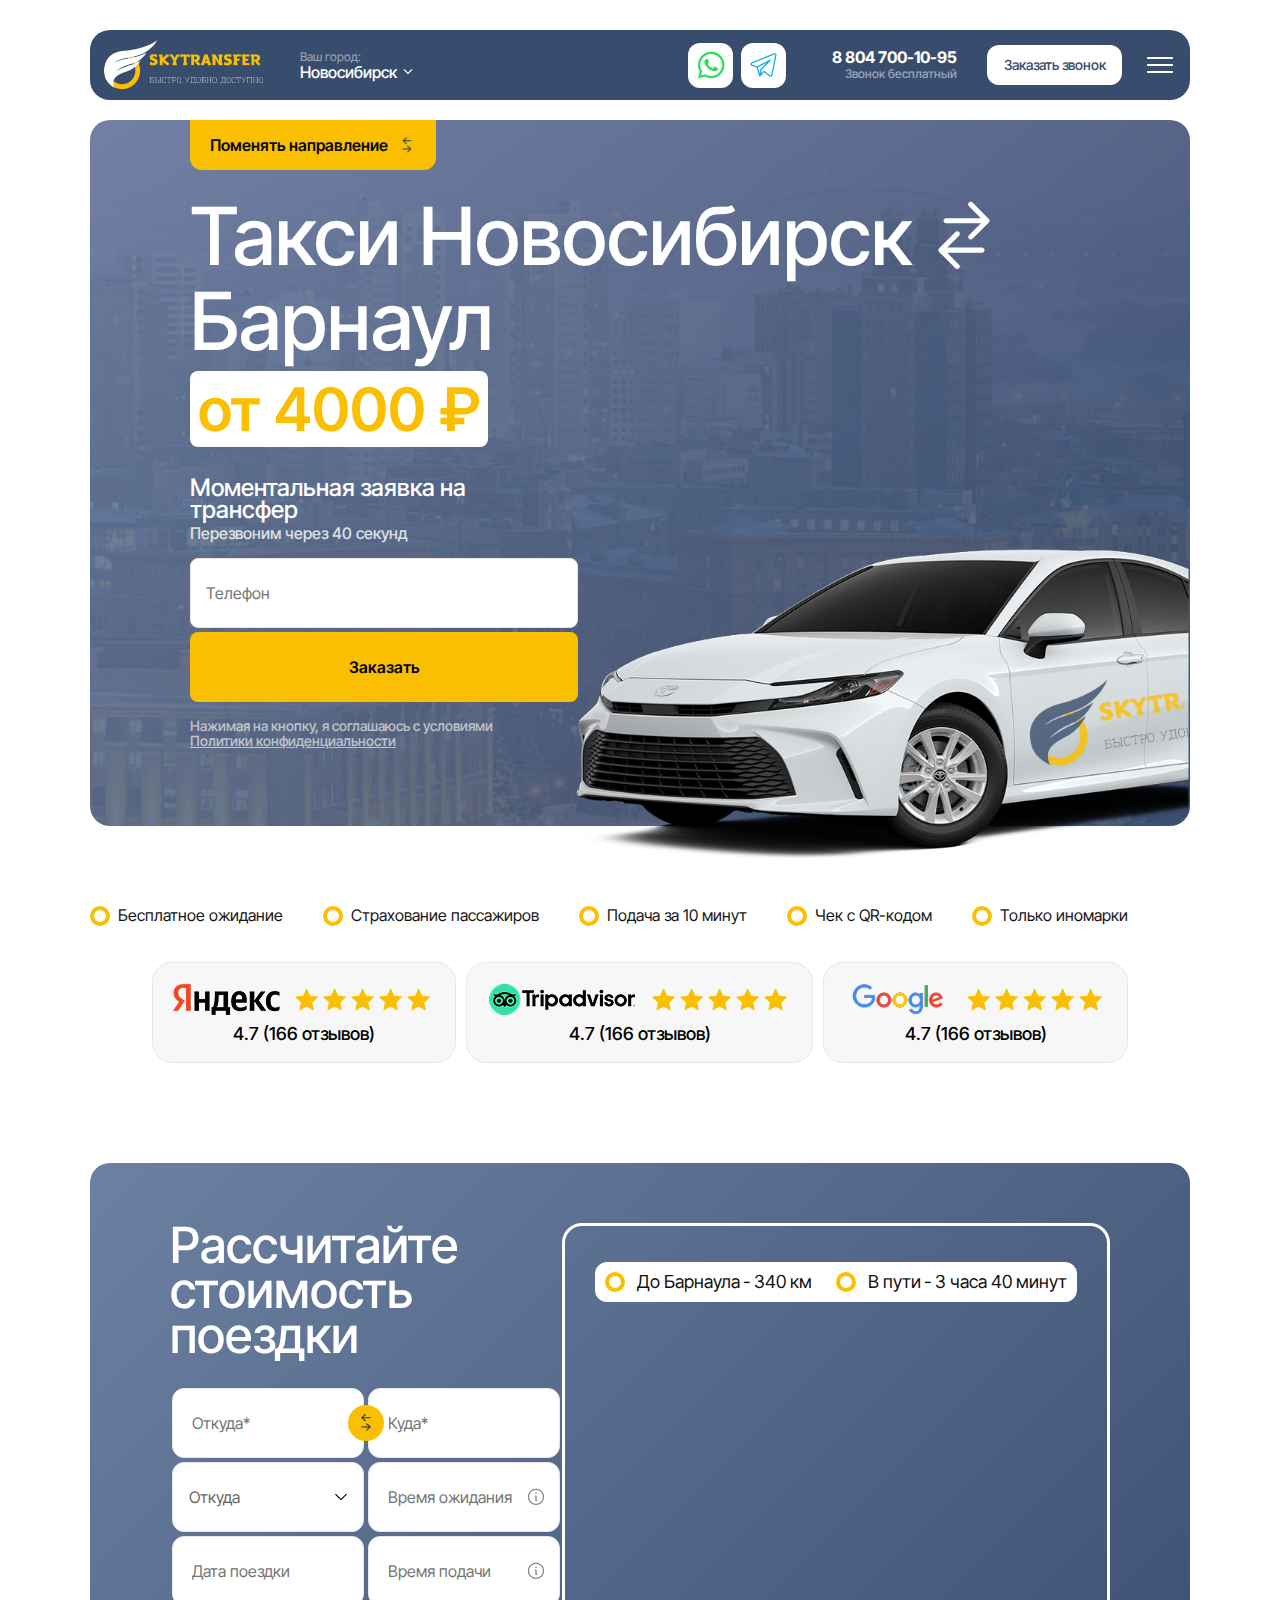
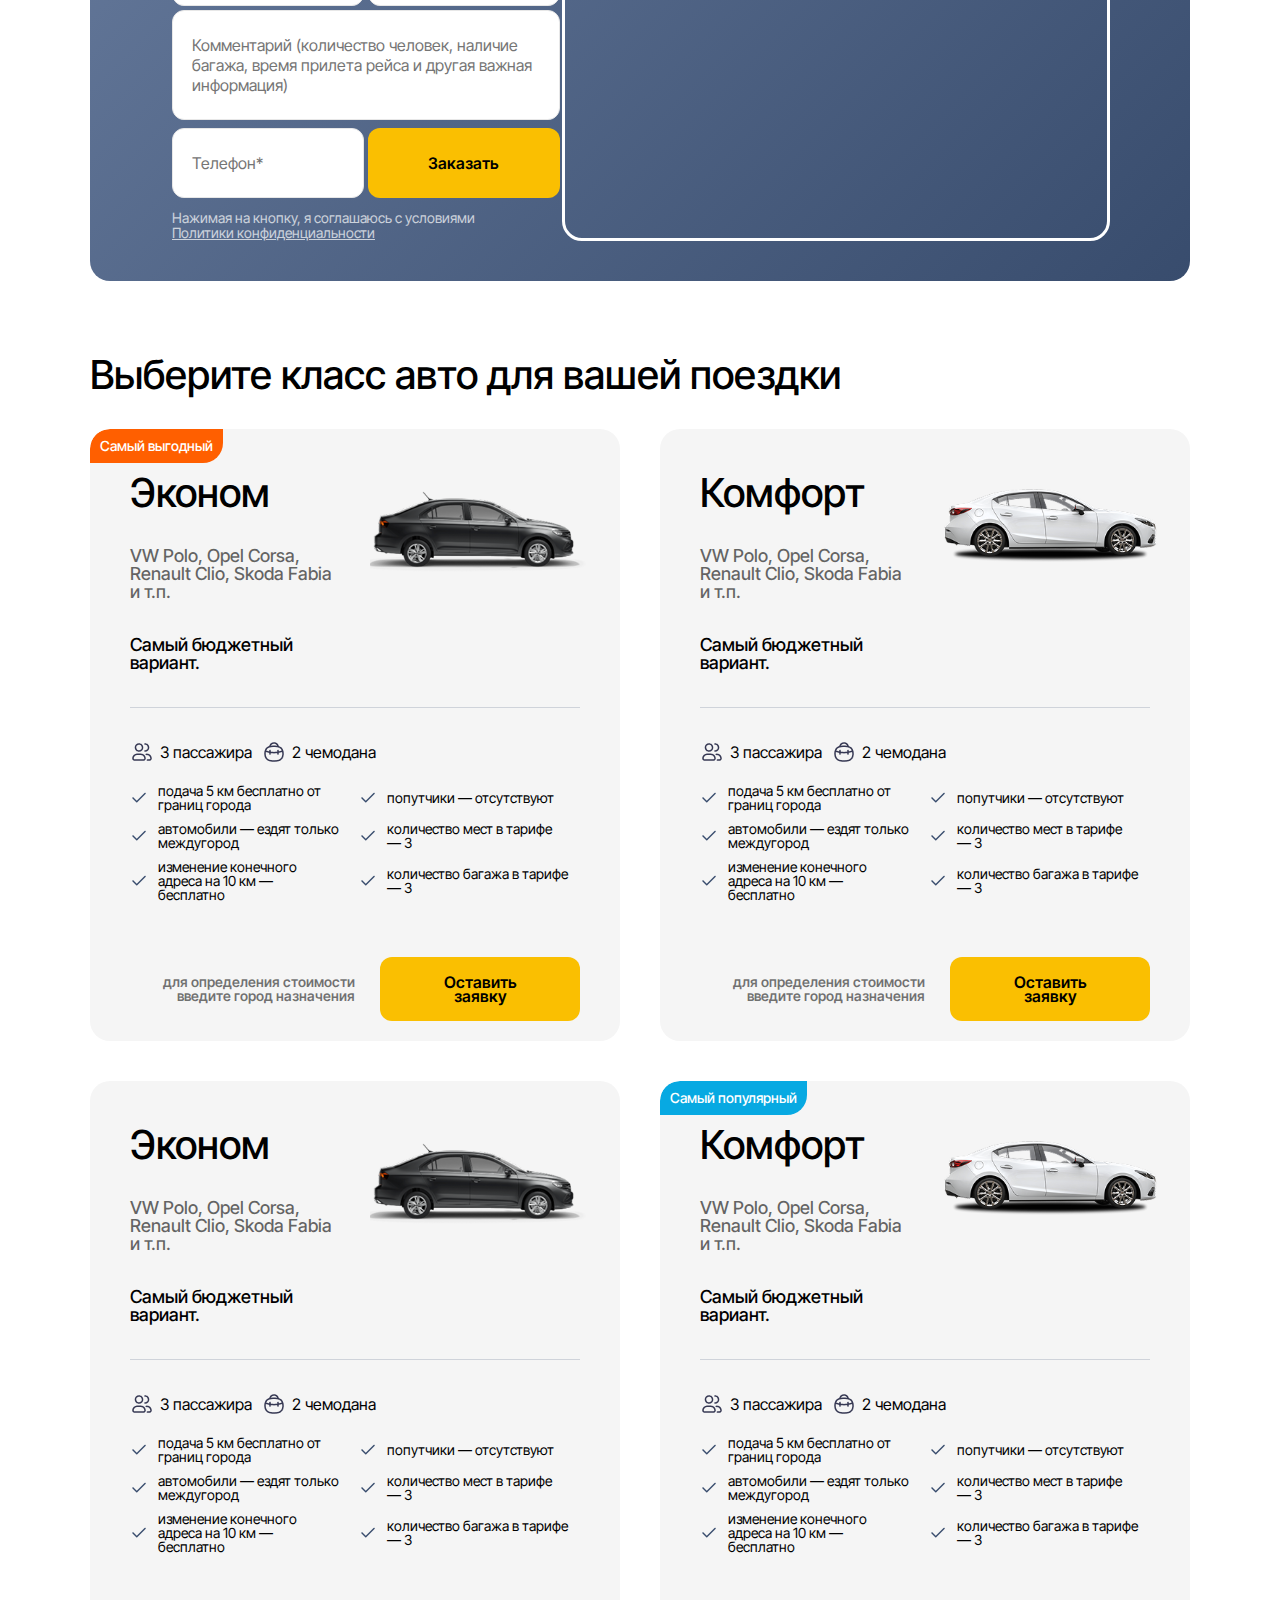
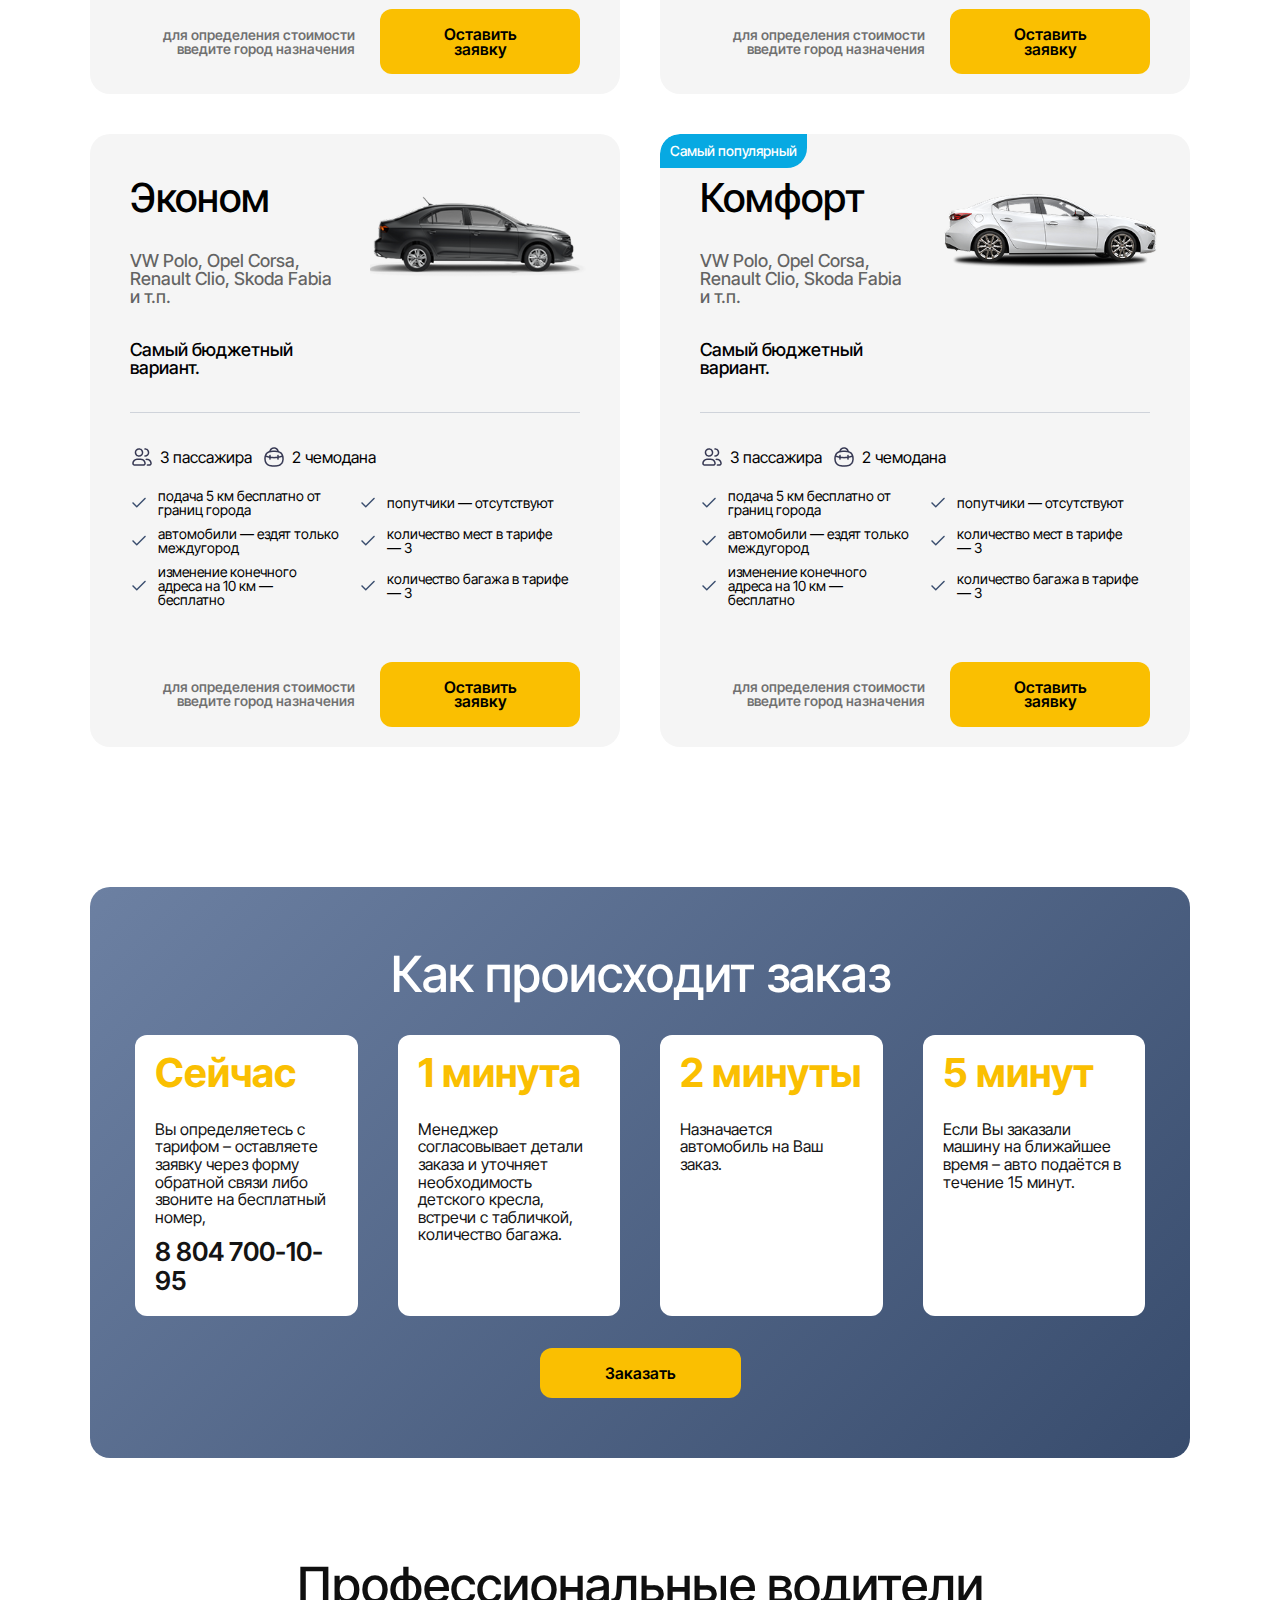
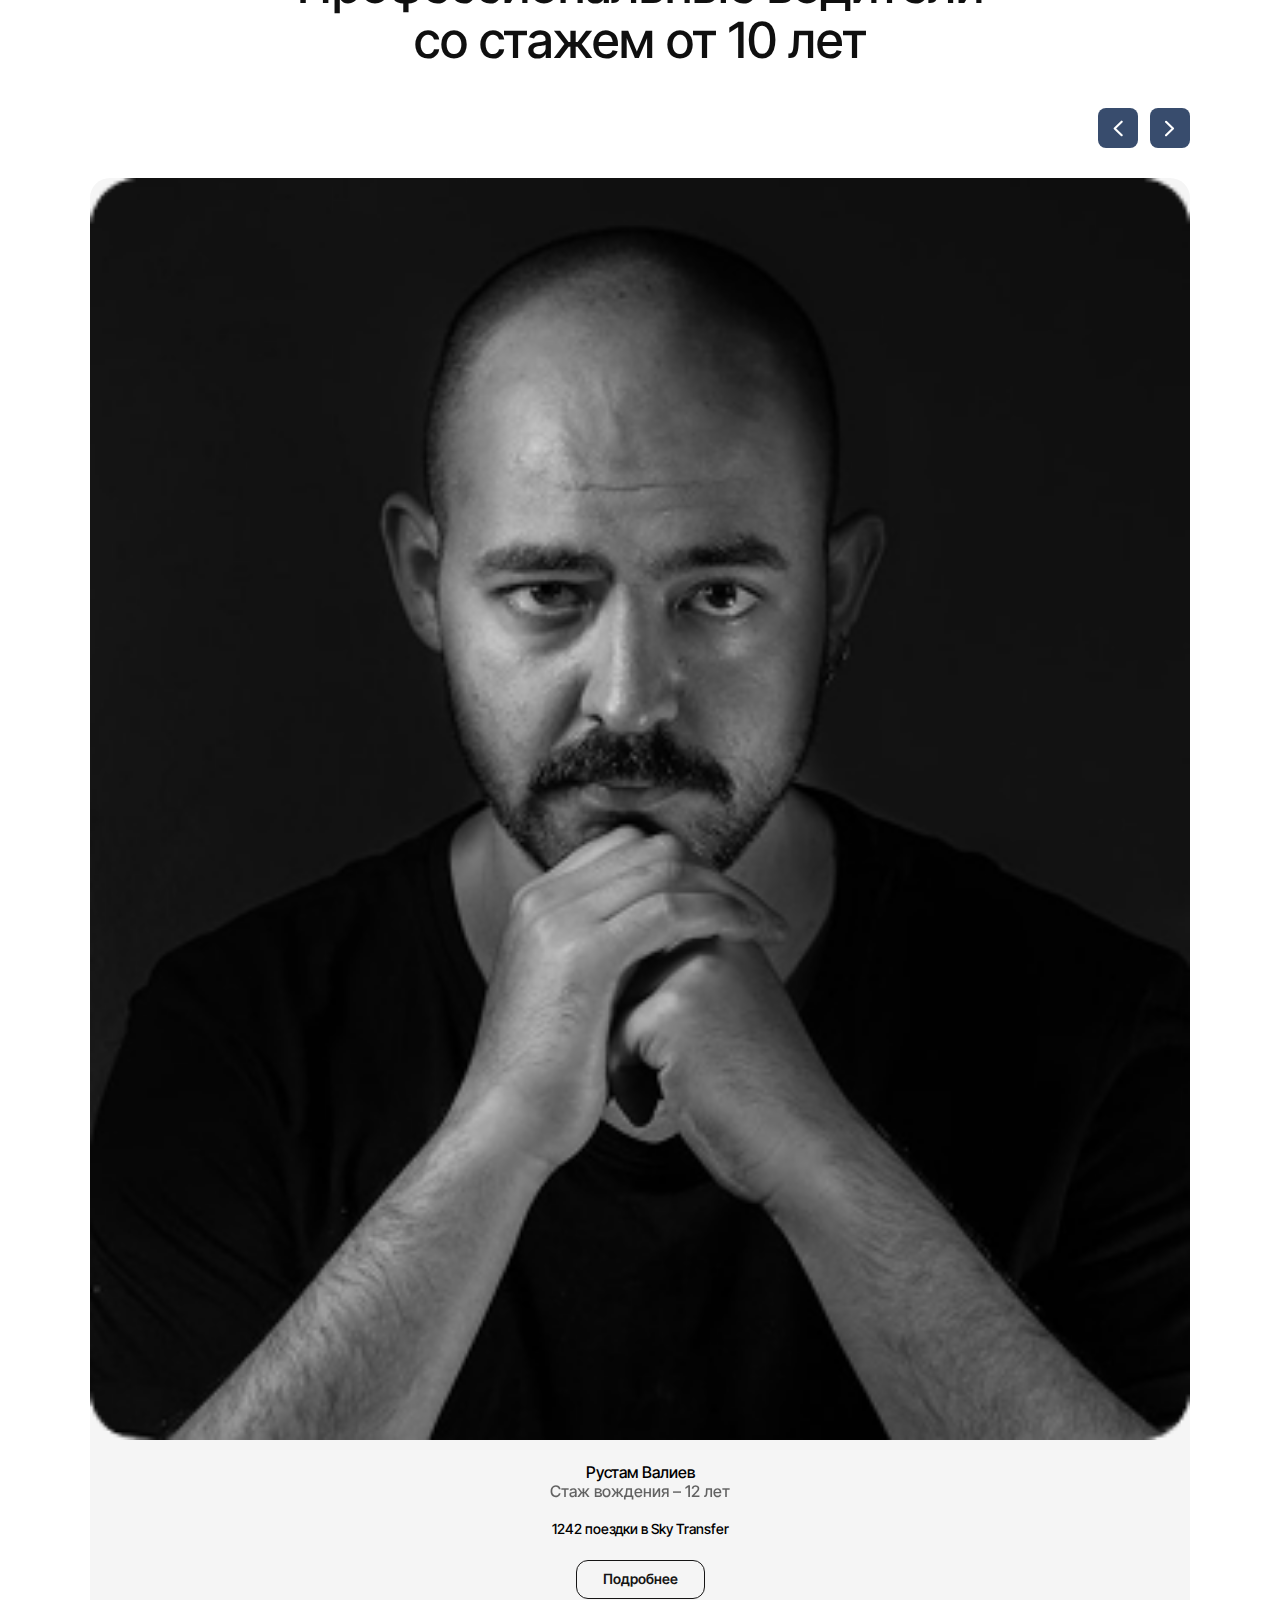
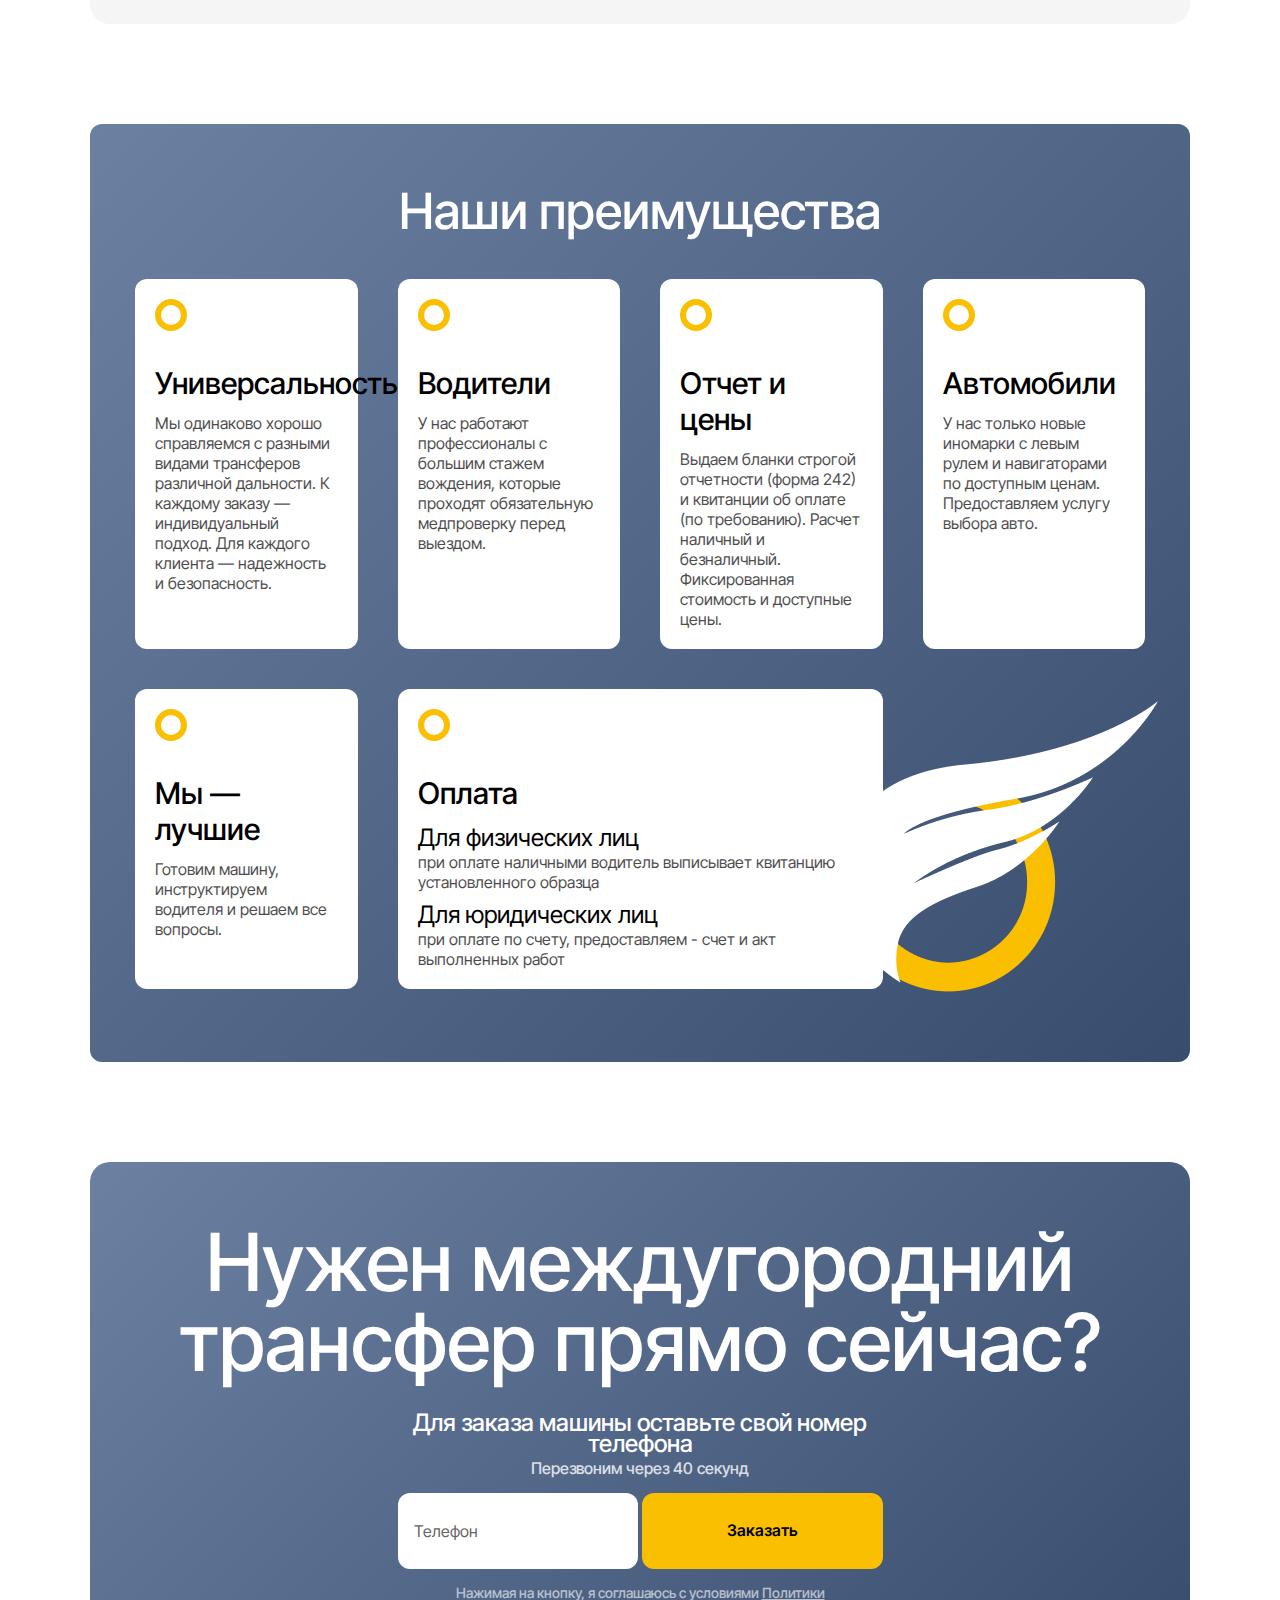
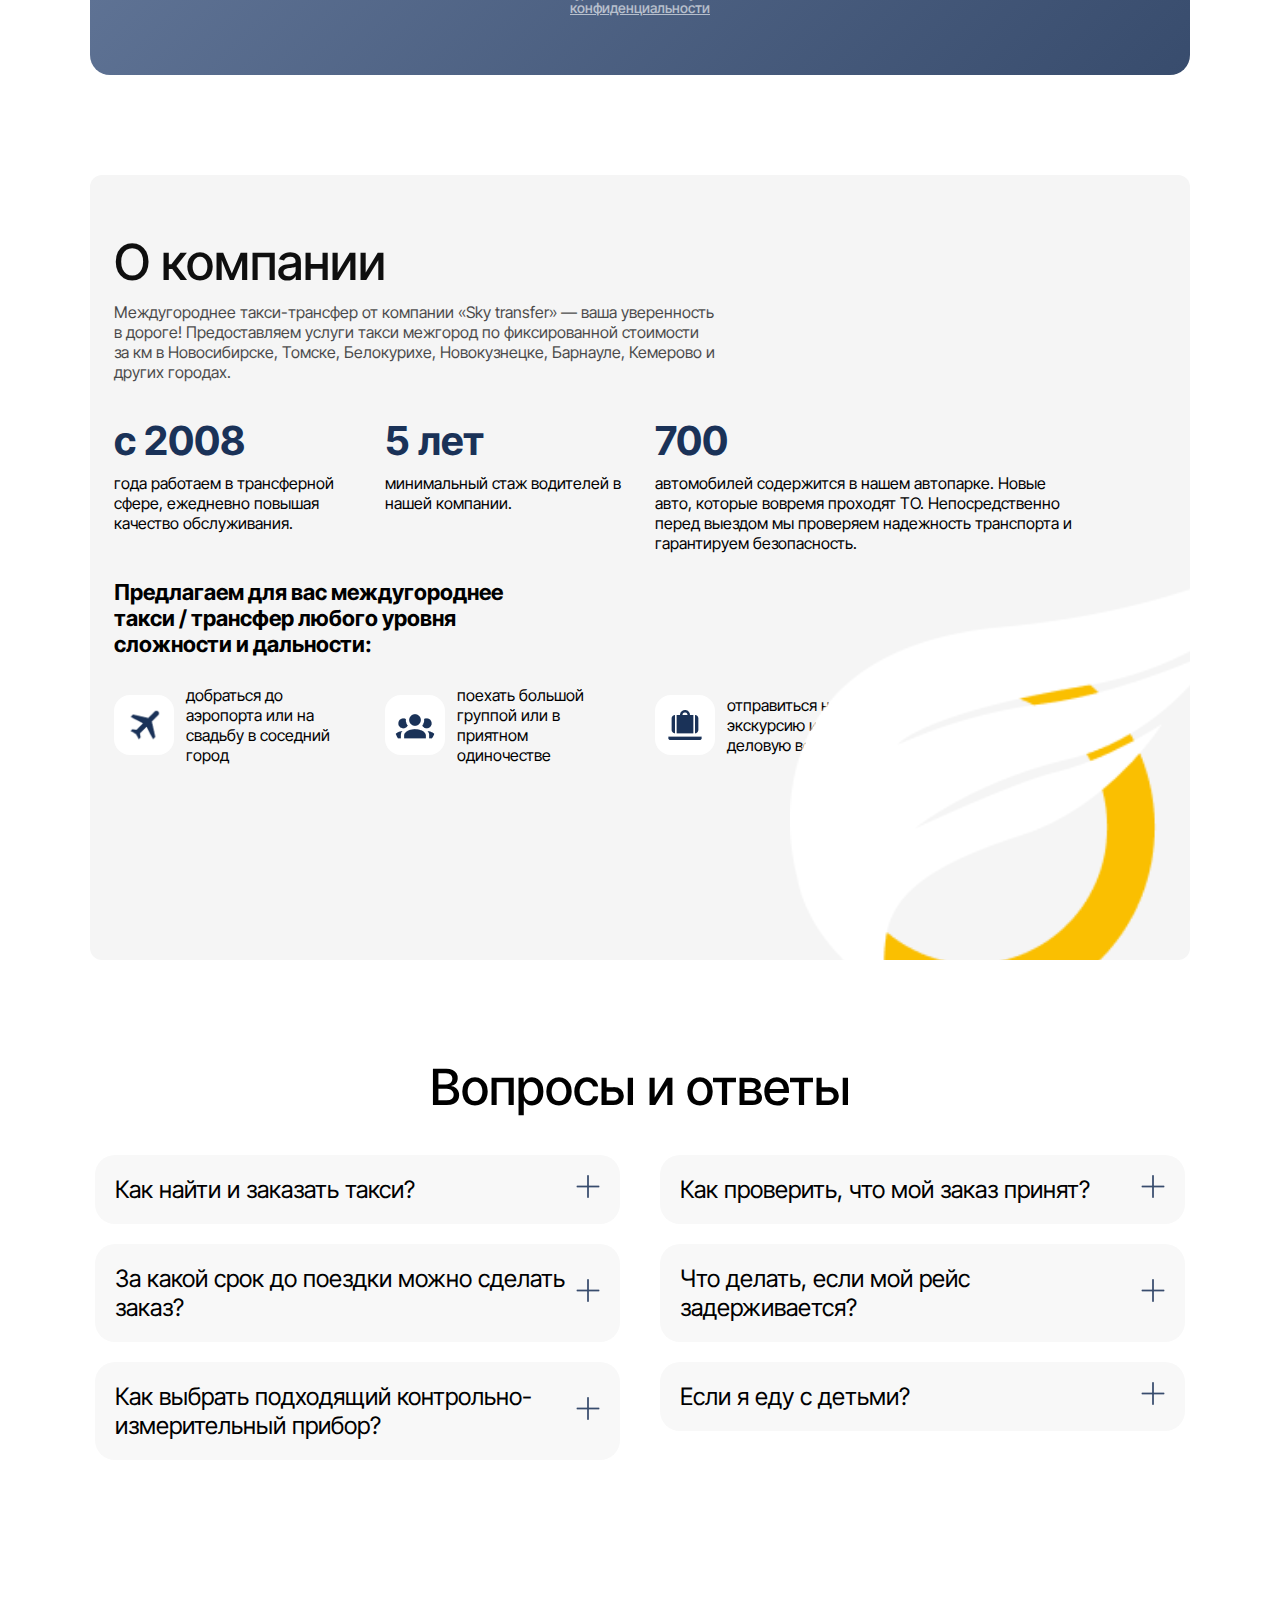
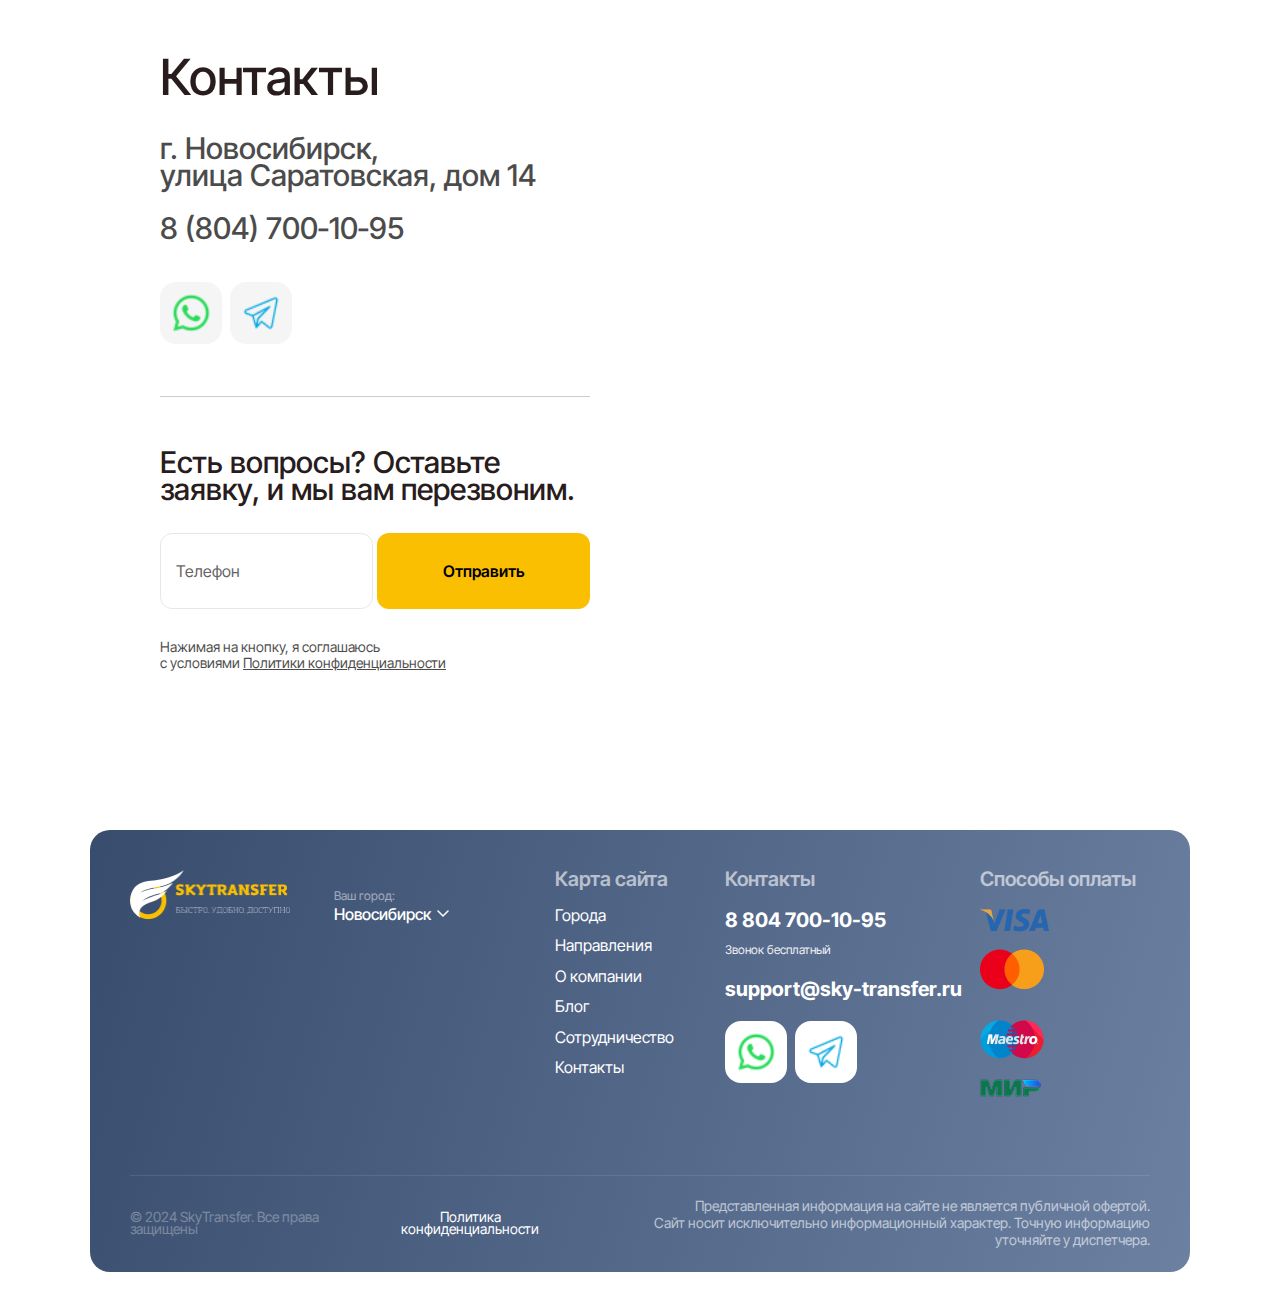
<file: city-way.html>
<!DOCTYPE html>
<html lang="ru">

<head>
    <meta charset="UTF-8">
    <meta name="viewport" content="width=device-width, initial-scale=1.0">
    <title>Главная | Sky Transfer</title>
    <link rel="stylesheet" href="css/normalize.css">
    <link rel="stylesheet" href="css/bootstrap-grid.css">
    <link rel="stylesheet" href="https://cdn.jsdelivr.net/npm/swiper@11/swiper-bundle.min.css" />
    <link rel="stylesheet" href="css/style.css">
</head>

<body class="city-way">
    <div class="container">

        <header class=" header">
            <div class="row align-items-center justify-content-between">
                <!-- Логотип и город -->
                <div class="header__left">
                    <a href="#" class="header__logo " aria-label="Логотип SkyTransfer">
                        <img src="img/logo.png" alt="SkyTransfer">
                    </a>
                    <div class="header__city d-block city-dropdown" id="cityHeader">
                        <span class="header__city-label">Ваш город:</span><br>

                        <button class="city-current" type="button" aria-haspopup="listbox">
                            <span class="city-name">Новосибирск</span>

                            <svg class="city-arrow" width="10" height="6" viewBox="0 0 12 8" fill="none">
                                <path d="M1 1L6 6L11 1" stroke="currentColor" stroke-width="1.5"
                                    stroke-linecap="round" />
                            </svg>
                        </button>

                        <ul class="city-list" role="listbox"></ul>
                    </div>
                </div>



                <!-- Контакты, кнопки и бургер -->
                <div class="header__right">
                    <!-- Меню (для десктопа) -->
                    <nav class="header__menu d-none ">
                        <a href="#" class="header__link">Расчет трансфера</a>
                        <a href="#" class="header__link">Оплата</a>
                        <a href="#" class="header__link">Отзывы</a>
                        <a href="#" class="header__link">Контакты</a>
                    </nav>
                    <div class=" header__icons d-none d-xl-flex">
                        <a href="#" class="header__icon mr-2" aria-label="WhatsApp">
                            <img src="img/whatsapp.png" alt="WhatsApp">
                        </a>
                        <a href="#" class="header__icon" aria-label="Telegram">
                            <img src="img/tg.png" alt="Telegram">
                        </a>
                    </div>
                    <a href="tel:88047001095" class=" header__phone d-none d-xl-block">
                        <strong>8 804 700-10-95</strong><br>
                        <span>Звонок бесплатный</span>
                    </a>
                    <div class="header__button d-none d-xl-flex">
                        <button class="btn btn-white">Заказать звонок</button>
                    </div>

                    <input type="checkbox" id="side-checkbox" />
                    <div class="side-panel">
                        <div>
                            <div class="side-panel-top">
                                <div><img src="img/logo.png" alt="Логотип"></div>
                                <label for="side-checkbox" class="close-btn"></label>
                            </div>
                            <div class="only-mob-menu">
                                <div class="only-mob-menu-item">
                                    <a href="#">Расчет трансфера</a>
                                </div>
                                <div class="only-mob-menu-item">
                                    <a href="#">Оплата</a>
                                </div>
                                <div class="only-mob-menu-item">
                                    <a href="#">Отзывы</a>
                                </div>
                                <div class="only-mob-menu-item">
                                    <a href="#">Контакты</a>
                                </div>
                            </div>
                            <div class="side-menu">
                                <div class="side-menu-item">
                                    <a href="#">Города</a>
                                </div>
                                <div class="side-menu-item">
                                    <a href="#">Направления</a>
                                </div>
                                <div class="side-menu-item">
                                    <a href="#">Блог</a>
                                </div>
                                <div class="side-menu-item">
                                    <a href="#">Сотрудничество</a>
                                </div>
                                <div class="side-menu-item">
                                    <a href="#">О компании</a>
                                </div>
                            </div>
                        </div>
                        <div>


                            <div class=" header__icons">
                                <a href="#" class="header__icon mr-2" aria-label="WhatsApp">
                                    <img src="img/whatsapp.png" alt="WhatsApp">
                                </a>
                                <a href="#" class="header__icon" aria-label="Telegram">
                                    <img src="img/tg.png" alt="Telegram">
                                </a>
                            </div>
                            <a href="tel:88047001095" class="d-block header__phone">
                                <strong>8 804 700-10-95</strong><br>
                                <span>Звонок бесплатный</span>
                            </a>
                            <a href="mailto:support@sky-transfer.ru" class="footer__email">support@sky-transfer.ru</a>
                            <div class="header__button ">
                                <button class="btn btn-white">Заказать звонок</button>
                            </div>
                        </div>
                    </div>
                    <div class="header__burger side-b side-open side-button-1-wr">
                        <label class="side-button-1" for="side-checkbox">
                            <div class="side-b side-open"><img src="img/icons/burger.png" alt="Меню"></div>
                        </label>

                    </div>

                </div>
            </div>


        </header>

        <div class="header__bottom-mobile d-flex d-md-none">
            <a href="tel:88047001095" class="d-block header__phone">
                <strong>8 804 700-10-95</strong><br>
                <span>Звонок бесплатный</span>
            </a>
            <div class="header__button ">
                <button class="btn btn-white">Заказать звонок</button>
            </div>
        </div>
    </div>
    <section class="hero">
        <div class="container ">
            <div class="hero__inner">
                <button class="hero__change-direction-desktop change-direction">Поменять направление <img src="img/change.png" alt="Сменить направление" style="width: 18px;height: auto;"></button>
                <div class="hero__content">
                    <h1 class="hero__title"><span>Такси Новосибирск</span> 
                        <svg class="d-none d-md-inline-flex" xmlns="http://www.w3.org/2000/svg" width="64" height="91" viewBox="0 0 64 91" fill="none">
                            <path d="M14.0795 28.16C13.4006 28.16 12.7494 28.4297 12.2693 28.9098C11.7892 29.3899 11.5195 30.0411 11.5195 30.72C11.5195 31.399 11.7892 32.0501 12.2693 32.5302C12.7494 33.0103 13.4006 33.28 14.0795 33.28V28.16ZM56.8495 32.53C57.3294 32.0499 57.599 31.3988 57.599 30.72C57.599 30.0412 57.3294 29.3902 56.8495 28.9101L40.5576 12.6183C40.3215 12.3738 40.039 12.1787 39.7266 12.0446C39.4143 11.9104 39.0784 11.8398 38.7385 11.8368C38.3986 11.8339 38.0615 11.8986 37.7468 12.0274C37.4322 12.1561 37.1464 12.3462 36.906 12.5865C36.6657 12.8269 36.4756 13.1127 36.3469 13.4273C36.2181 13.742 36.1534 14.0791 36.1563 14.419C36.1593 14.7589 36.2299 15.0948 36.3641 15.4071C36.4982 15.7195 36.6933 16.002 36.9378 16.2381L51.4197 30.72L36.9378 45.202C36.4714 45.6848 36.2134 46.3314 36.2192 47.0027C36.2251 47.6739 36.4943 48.316 36.969 48.7906C37.4436 49.2653 38.0857 49.5345 38.7569 49.5403C39.4281 49.5461 40.0748 49.2881 40.5576 48.8218L56.8495 32.53ZM14.0795 33.28H55.0395V28.16H14.0795V33.28Z" fill="white"/>
                            <path d="M49.9205 57.6C50.5994 57.6 51.2506 57.8697 51.7307 58.3498C52.2108 58.8299 52.4805 59.4811 52.4805 60.16C52.4805 60.839 52.2108 61.4901 51.7307 61.9702C51.2506 62.4503 50.5994 62.72 49.9205 62.72V57.6ZM7.15055 61.97C6.67062 61.4899 6.40102 60.8389 6.40102 60.16C6.40102 59.4812 6.67062 58.8302 7.15055 58.3501L23.4424 42.0583C23.6785 41.8138 23.961 41.6187 24.2734 41.4846C24.5857 41.3504 24.9216 41.2798 25.2615 41.2768C25.6014 41.2739 25.9385 41.3386 26.2532 41.4674C26.5678 41.5961 26.8536 41.7862 27.094 42.0265C27.3343 42.2669 27.5244 42.5527 27.6531 42.8673C27.7819 43.182 27.8466 43.5191 27.8437 43.859C27.8407 44.1989 27.7701 44.5348 27.6359 44.8471C27.5018 45.1595 27.3067 45.442 27.0622 45.6781L12.5803 60.16L27.0622 74.642C27.5286 75.1248 27.7866 75.7714 27.7808 76.4427C27.7749 77.1139 27.5057 77.756 27.031 78.2306C26.5564 78.7053 25.9143 78.9745 25.2431 78.9803C24.5719 78.9861 23.9252 78.7281 23.4424 78.2618L7.15055 61.97ZM49.9205 62.72H8.96047V57.6H49.9205V62.72Z" fill="white"/>
                        </svg>
                            <span class="d-flex d-md-none">-</span>
                            <span>Барнаул</span></h1>
                    <div class="hero__price">от 4000 ₽</div>
                    <button class="hero__change-direction-mobile change-direction">Поменять направление <img src="img/change.png" alt="Сменить направление" style="width: 18px;height: auto;"></button>

                    <div class="hero__list d-flex d-md-none">
                        <div class="hero__list-item">
                            <div class="hero__list-icon"></div>
                            <div class="hero__list-text">Бесплатное ожидание</div>
                        </div>
                        <div class="hero__list-item">
                            <div class="hero__list-icon"></div>
                            <div class="hero__list-text">Стахование пассажиров</div>
                        </div>
                        <div class="hero__list-item">
                            <div class="hero__list-icon"></div>
                            <div class="hero__list-text">Подача за 10 минут</div>
                        </div>
                        <div class="hero__list-item">
                            <div class="hero__list-icon"></div>
                            <div class="hero__list-text">Чек с QR-кодом</div>
                        </div>
                        <div class="hero__list-item">
                            <div class="hero__list-icon"></div>
                            <div class="hero__list-text">Только иномарки</div>
                        </div>
                    </div>
                    <form class="hero__form">
                        <p class="hero__subtitle">
                            Моментальная заявка на трансфер<br>
                            <span class="hero__timer">Перезвоним через&nbsp;40&nbsp;секунд</span>
                        </p>

                        <input type="tel" class="hero__field hero__field--big" placeholder="Телефон">
                   
           


                        <button type="submit" class="hero__btn hero__btn--big">Заказать</button>
                        <div class="hero__privacy">
                            Нажимая на кнопку, я соглашаюсь с условиями <a href="#">Политики конфиденциальности</a>
                        </div>
                    </form>


                </div>
                <img src="img/car.png" alt="SkyTransfer car" class="hero__car">
            </div>
        </div>


    </section>
    <section class="advantages">
        <div class="container">

            <!-- Перечень преимуществ -->
            <div class="advantages__features d-none d-lg-flex row">
                <div class="advantages__feature">
                    <span class="advantages__icon"></span>
                    <span class="advantages__text">Бесплатное ожидание</span>
                </div>

                <div class="advantages__feature">
                    <span class="advantages__icon"></span>
                    <span class="advantages__text">Страхование пассажиров</span>
                </div>


                <div class="advantages__feature">
                    <span class="advantages__icon"></span>
                    <span class="advantages__text">Подача за 10 минут</span>
                </div>


                <div class="advantages__feature">
                    <span class="advantages__icon"></span>
                    <span class="advantages__text">Чек с QR-кодом</span>
                </div>


                <div class="advantages__feature">
                    <span class="advantages__icon"></span>
                    <span class="advantages__text">Только иномарки</span>
                </div>

            </div>

            <!-- Блоки с отзывами -->
            <div class="advantages__reviews row">
                <div class=" advantages__review">
                    <div class="advantages__review-card">
                        <div class="advantages__review-title">
                            <img src="img/yandex.png" alt="Яндекс" class="advantages__logo">
                            <span class="advantages__stars">
                                <img src="img/5stars.png" alt="Отзыв 5 звёзд">
                            </span>
                        </div>
                        <div class="advantages__review-rating">4.7 (166 отзывов)</div>
                    </div>
                </div>
                <div class=" advantages__review">
                    <div class="advantages__review-card">
                        <div class="advantages__review-title">
                            <img src="img/tripadvisor.png" alt="Tripadvisor" class="advantages__logo">
                            <span class="advantages__stars">
                                <img src="img/5stars.png" alt="Отзыв 5 звёзд">
                            </span>
                        </div>
                        <div class="advantages__review-rating">4.7 (166 отзывов)</div>
                    </div>
                </div>
                <div class=" advantages__review">
                    <div class="advantages__review-card">
                        <div class="advantages__review-title">
                            <img src="img/google.png" alt="Google" class="advantages__logo">
                            <span class="advantages__stars">
                                <img src="img/5stars.png" alt="Отзыв 5 звёзд">
                            </span>
                        </div>
                        <div class="advantages__review-rating">4.7 (166 отзывов)</div>
                    </div>
                </div>
            </div>
        </div>
    </section>

    <section class="calc">
        <div class="container">
            <div class=" calc_inner row no-gutters">

                <div class="col-12 col-xl-5 calc__form-col">
                    <h2 class="calc__title">Рассчитайте<br>стоимость поездки</h2>

                    <form class="calc__form">
                        <div class="row no-gutters">
                            <div class="col-lg-6 position-relative">
                                <input type="text" class="calc__field" placeholder="Откуда*">
                                <span class="calc__swap"><img src="img/change.png" alt="Сменить направление"></span>
                            </div>
                            <div class="col-lg-6 position-relative">
                                <input type="text" class="calc__field" placeholder="Куда*">

                            </div>

                            <div class="col-6">
                                <div class="c-select" data-placeholder="Откуда">
                                    <button type="button" class="c-select__trigger" aria-haspopup="listbox">
                                        <span class="c-select__label">Откуда</span>

                                        <svg class="c-select__chevron" xmlns="http://www.w3.org/2000/svg"
                                            xmlns:xlink="http://www.w3.org/1999/xlink" width="12px" height="12px"
                                            viewBox="0 -4.5 20 20" version="1.1">
                                            <g id="Page-1" stroke="none" stroke-width="2" fill="none"
                                                fill-rule="evenodd">
                                                <g id="Dribbble-Light-Preview"
                                                    transform="translate(-140.000000, -6683.000000)" fill="#000000">
                                                    <g id="icons" transform="translate(56.000000, 160.000000)">
                                                        <path
                                                            d="M84,6532.61035 L85.4053672,6534 L94.0131154,6525.73862 L94.9311945,6526.61986 L94.9261501,6526.61502 L102.573446,6533.95545 L104,6532.58614 C101.8864,6530.55736 95.9854722,6524.89321 94.0131154,6523 C92.5472155,6524.40611 93.9757869,6523.03486 84,6532.61035"
                                                            id="arrow_up-[#340]">

                                                        </path>
                                                    </g>
                                                </g>
                                            </g>
                                        </svg>
                                    </button>

                                    <ul class="c-select__list" role="listbox">
                                        <li class="c-select__item" data-value="Напрвление">Напрвление</li>
                                        <li class="c-select__item" data-value="Напрвление2">Напрвление2</li>
                                        <li class="c-select__item" data-value="Напрвление3">Напрвление3</li>
                                    </ul>

                                    <input type="hidden" name="from" required>
                                </div>
                            </div>
                            <div class="col-6 position-relative">
                                <input type="text" class="calc__field" placeholder="Время ожидания">
                                <span class="calc__info"><img src="img/Info.png" alt="Info"></span>
                            </div>

                            <div class="col-6">
                                <input type="text" class="calc__field" placeholder="Дата поездки">
                            </div>
                            <div class="col-6 position-relative">
                                <input type="text" class="calc__field" placeholder="Время подачи">
                                <span class="calc__info"><img src="img/Info.png" alt="Info"></span>
                            </div>

                            <div class="col-12">
                                <textarea class="calc__field calc__textarea"
                                    placeholder="Комментарий (количество человек, наличие багажа, время прилета рейса и другая важная информация)"></textarea>
                            </div>

                            <div class="col-lg-6">
                                <input type="tel" class="calc__field" placeholder="Телефон*">
                            </div>
                            <div class="col-lg-6">
                                <button class="calc__btn">Заказать</button>
                            </div>
                            <div class="col-12 d-none d-lg-block">
                                <p class="calc__subtext">Нажимая на кнопку, я соглашаюсь с условиями <a
                                        href="#">Политики конфиденциальности</a></p>
                            </div>


                        </div>
                    </form>
                </div>

                <div class="col-12 col-xl-7 calc__map-col">
                    <div class="calc__map">
                        <div id="yandex-calc-map" class="calc__map-inner"></div>
                        <div class="calc__route-bar">
                            <div><span class="calc__dot"></span> До Барнаула ‑ 340 км</div>
                            <div><span class="calc__dot"></span> В пути ‑ 3 часа 40 минут</div>
                        </div>
                    </div>
                </div>

            </div>
        </div>
    </section>
    <section class="container cars">
        <h3>Выберите класс авто для вашей поездки</h3>
        <div class="car-tabs d-lg-none">
            <button class="car-tabs__button " data-target="car-1">Эконом</button>
            <button class="car-tabs__button is-active" data-target="car-2">Комфорт</button>
            <button class="car-tabs__button" data-target="car-3">Комфорт+</button>
            <button class="car-tabs__button" data-target="car-4">Бизнес</button>
            <button class="car-tabs__button" data-target="car-5">Премиум</button>
            <button class="car-tabs__button" data-target="car-6">Ультима</button>
        </div>
        <div class=" car-swiper ">
            <div class="car-cards row ">

                <div class="car-item  col-12 col-md-6  car-tabs__content " id="car-1">
                    <div class="car-card">
                        <div class="car-card__badge">Самый выгодный</div>
                        <div class="row">
                            <div class="col-12 col-xl-6 car-card__info">
                                <h3 class="car-card__title">Эконом</h3>
                                <p class="car-card__subtitle">VW Polo, Opel Corsa,
                                    Renault Clio, Skoda Fabia и т.п.</p>
                                <p class="car-card__note d-none d-lg-block">Самый бюджетный вариант.</p>
                            </div>

                            <div class="col-12 col-xl-6 car-card__image-wrapper">
                                <img src="img/car1.png" alt="Автомобиль" class="car-card__image">
                            </div>
                        </div>

                        <div class="car-card__center  d-none d-lg-flex">
                            <div class="car-card__meta d-none d-xl-flex">
                                <span> <img src="img/icons/two.png" alt="пассажиры">3 пассажира</span>
                                <span> <img src="img/icons/lilbag.png" alt="чемоданы">2 чемодана</span>
                            </div>
                            <div class="car-card__list d-none d-xl-flex flex-wrap ">
                                <div class="car-card__list-item">
                                    <img src="img/icons/arrow_ok.png" alt="">
                                    <span>подача 5 км бесплатно от границ города</span>
                                </div>
                                <div class="car-card__list-item">
                                    <img src="img/icons/arrow_ok.png" alt="">
                                    <span>попутчики — отсутствуют</span>
                                </div>
                                <div class="car-card__list-item">
                                    <img src="img/icons/arrow_ok.png" alt="">
                                    <span>автомобили — ездят только междугород</span>
                                </div>
                                <div class="car-card__list-item">
                                    <img src="img/icons/arrow_ok.png" alt="">
                                    <span>количество мест в тарифе — 3</span>
                                </div>
                                <div class="car-card__list-item">
                                    <img src="img/icons/arrow_ok.png" alt="">
                                    <span>изменение конечного адреса на 10 км — бесплатно</span>
                                </div>
                                <div class="car-card__list-item">
                                    <img src="img/icons/arrow_ok.png" alt="">
                                    <span>количество багажа в тарифе — 3</span>
                                </div>
                            </div>

                            <div class="car-card__bottom">

                                <p class="car-card__notice d-none d-xl-block">
                                    для определения стоимости<br>введите город назначения
                                </p>

                                <button class="car-card__button d-none d-xl-inline-block">Оставить заявку</button>
                            </div>
                        </div>
                        <!-- Мобильная версия карточки -->
                        <div class="row d-xl-none mt-auto">
                            <div class="col-12 text-center">
                                <p class="car-card__price">2300 RUB</p>
                                <button class="car-card__button">Заказать</button>
                                <div class="car-card__meta">
                                    <span> <img src="img/icons/two.png" alt=""> 3 пассажира</span>
                                    <span> <img src="img/icons/lilbag.png" alt=""> 2 чемодана</span>
                                </div>
                                <div class="car-card__list-mob">
                                    <div class="car-card__list-item-mob">
                                        <div class="car-card__list-item-icon"></div>
                                        <span>подача 5 км бесплатно от границ города</span>
                                    </div>
                                    <div class="car-card__list-item-mob">
                                        <div class="car-card__list-item-icon"></div>
                                        <span>автомобили - ездят только межгород</span>
                                    </div>
                                    <div class="car-card__list-item-mob">
                                        <div class="car-card__list-item-icon"></div>
                                        <span>изменение конечного адреса на 10 км - бесплатно</span>
                                    </div>
                                </div>
                            </div>
                        </div>
                    </div>
                </div>
                <div class="car-item  col-12 col-md-6   car-tabs__content" id="car-2">
                    <div class="car-card">
                        <div class="row">
                            <div class="col-12 col-xl-6 car-card__info">
                                <h3 class="car-card__title">Комфорт</h3>
                                <p class="car-card__subtitle">VW Polo, Opel Corsa,
                                    Renault Clio, Skoda Fabia и т.п.</p>
                                <p class="car-card__note d-none d-lg-block">Самый бюджетный вариант.</p>
                            </div>

                            <div class="col-12 col-xl-6 car-card__image-wrapper">
                                <img src="img/car2.png" alt="Автомобиль" class="car-card__image">
                            </div>
                        </div>

                        <div class="car-card__center  d-none d-lg-flex">
                            <div class="car-card__meta d-none d-xl-flex">
                                <span> <img src="img/icons/two.png" alt="пассажиры">3 пассажира</span>
                                <span> <img src="img/icons/lilbag.png" alt="чемоданы">2 чемодана</span>
                            </div>
                            <div class="car-card__list d-none d-xl-flex flex-wrap ">
                                <div class="car-card__list-item">
                                    <img src="img/icons/arrow_ok.png" alt="">
                                    <span>подача 5 км бесплатно от границ города</span>
                                </div>
                                <div class="car-card__list-item">
                                    <img src="img/icons/arrow_ok.png" alt="">
                                    <span>попутчики — отсутствуют</span>
                                </div>
                                <div class="car-card__list-item">
                                    <img src="img/icons/arrow_ok.png" alt="">
                                    <span>автомобили — ездят только междугород</span>
                                </div>
                                <div class="car-card__list-item">
                                    <img src="img/icons/arrow_ok.png" alt="">
                                    <span>количество мест в тарифе — 3</span>
                                </div>
                                <div class="car-card__list-item">
                                    <img src="img/icons/arrow_ok.png" alt="">
                                    <span>изменение конечного адреса на 10 км — бесплатно</span>
                                </div>
                                <div class="car-card__list-item">
                                    <img src="img/icons/arrow_ok.png" alt="">
                                    <span>количество багажа в тарифе — 3</span>
                                </div>

                            </div>

                            <div class="car-card__bottom">

                                <p class="car-card__notice d-none d-xl-block">
                                    для определения стоимости<br>введите город назначения
                                </p>

                                <button class="car-card__button d-none d-xl-inline-block">Оставить заявку</button>
                            </div>
                        </div>
                        <!-- Мобильная версия карточки -->
                        <div class="row d-xl-none mt-auto">
                            <div class="col-12 text-center">
                                <p class="car-card__price">2300 RUB</p>
                                <button class="car-card__button">Заказать</button>
                                <div class="car-card__meta">
                                    <span> <img src="img/icons/two.png" alt=""> 3 пассажира</span>
                                    <span> <img src="img/icons/lilbag.png" alt=""> 2 чемодана</span>
                                </div>
                                <div class="car-card__list-mob">
                                    <div class="car-card__list-item-mob">
                                        <div class="car-card__list-item-icon"></div>
                                        <span>подача 5 км бесплатно от границ города</span>
                                    </div>
                                    <div class="car-card__list-item-mob">
                                        <div class="car-card__list-item-icon"></div>
                                        <span>автомобили - ездят только межгород</span>
                                    </div>
                                    <div class="car-card__list-item-mob">
                                        <div class="car-card__list-item-icon"></div>
                                        <span>изменение конечного адреса на 10 км - бесплатно</span>
                                    </div>
                                </div>
                            </div>
                        </div>
                    </div>
                </div>
                <div class="car-item  col-12 col-md-6   car-tabs__content" id="car-3">
                    <div class="car-card">

                        <div class="row">
                            <div class="col-12 col-xl-6 car-card__info">
                                <h3 class="car-card__title">Эконом</h3>
                                <p class="car-card__subtitle">VW Polo, Opel Corsa,
                                    Renault Clio, Skoda Fabia и т.п.</p>
                                <p class="car-card__note d-none d-lg-block">Самый бюджетный вариант.</p>
                            </div>

                            <div class="col-12 col-xl-6 car-card__image-wrapper">
                                <img src="img/car1.png" alt="Автомобиль" class="car-card__image">
                            </div>
                        </div>

                        <div class="car-card__center  d-none d-lg-flex">
                            <div class="car-card__meta d-none d-xl-flex">
                                <span> <img src="img/icons/two.png" alt="пассажиры">3 пассажира</span>
                                <span> <img src="img/icons/lilbag.png" alt="чемоданы">2 чемодана</span>
                            </div>
                            <div class="car-card__list d-none d-xl-flex flex-wrap ">
                                <div class="car-card__list-item">
                                    <img src="img/icons/arrow_ok.png" alt="">
                                    <span>подача 5 км бесплатно от границ города</span>
                                </div>
                                <div class="car-card__list-item">
                                    <img src="img/icons/arrow_ok.png" alt="">
                                    <span>попутчики — отсутствуют</span>
                                </div>
                                <div class="car-card__list-item">
                                    <img src="img/icons/arrow_ok.png" alt="">
                                    <span>автомобили — ездят только междугород</span>
                                </div>
                                <div class="car-card__list-item">
                                    <img src="img/icons/arrow_ok.png" alt="">
                                    <span>количество мест в тарифе — 3</span>
                                </div>
                                <div class="car-card__list-item">
                                    <img src="img/icons/arrow_ok.png" alt="">
                                    <span>изменение конечного адреса на 10 км — бесплатно</span>
                                </div>
                                <div class="car-card__list-item">
                                    <img src="img/icons/arrow_ok.png" alt="">
                                    <span>количество багажа в тарифе — 3</span>
                                </div>
                            </div>

                            <div class="car-card__bottom">

                                <p class="car-card__notice d-none d-xl-block">
                                    для определения стоимости<br>введите город назначения
                                </p>

                                <button class="car-card__button d-none d-xl-inline-block">Оставить заявку</button>
                            </div>
                        </div>
                        <!-- Мобильная версия карточки -->
                        <div class="row d-xl-none mt-auto">
                            <div class="col-12 text-center">
                                <p class="car-card__price">2300 RUB</p>
                                <button class="car-card__button">Заказать</button>
                                <div class="car-card__meta">
                                    <span> <img src="img/icons/two.png" alt=""> 3 пассажира</span>
                                    <span> <img src="img/icons/lilbag.png" alt=""> 2 чемодана</span>
                                </div>
                                <div class="car-card__list-mob">
                                    <div class="car-card__list-item-mob">
                                        <div class="car-card__list-item-icon"></div>
                                        <span>подача 5 км бесплатно от границ города</span>
                                    </div>
                                    <div class="car-card__list-item-mob">
                                        <div class="car-card__list-item-icon"></div>
                                        <span>автомобили - ездят только межгород</span>
                                    </div>
                                    <div class="car-card__list-item-mob">
                                        <div class="car-card__list-item-icon"></div>
                                        <span>изменение конечного адреса на 10 км - бесплатно</span>
                                    </div>
                                </div>
                            </div>
                        </div>
                    </div>
                </div>
                <div class="car-item  col-12 col-md-6   car-tabs__content" id="car-4">
                    <div class="car-card">
                        <div class="car-card__badge car-card__badge--blue">Самый популярный</div>
                        <div class="row">
                            <div class="col-12 col-xl-6 car-card__info">
                                <h3 class="car-card__title">Комфорт</h3>
                                <p class="car-card__subtitle">VW Polo, Opel Corsa,
                                    Renault Clio, Skoda Fabia и т.п.</p>
                                <p class="car-card__note d-none d-lg-block">Самый бюджетный вариант.</p>
                            </div>

                            <div class="col-12 col-xl-6 car-card__image-wrapper">
                                <img src="img/car2.png" alt="Автомобиль" class="car-card__image">
                            </div>
                        </div>

                        <div class="car-card__center  d-none d-lg-flex">
                            <div class="car-card__meta d-none d-xl-flex">
                                <span> <img src="img/icons/two.png" alt="пассажиры">3 пассажира</span>
                                <span> <img src="img/icons/lilbag.png" alt="чемоданы">2 чемодана</span>
                            </div>
                            <div class="car-card__list d-none d-xl-flex flex-wrap ">
                                <div class="car-card__list-item">
                                    <img src="img/icons/arrow_ok.png" alt="">
                                    <span>подача 5 км бесплатно от границ города</span>
                                </div>
                                <div class="car-card__list-item">
                                    <img src="img/icons/arrow_ok.png" alt="">
                                    <span>попутчики — отсутствуют</span>
                                </div>
                                <div class="car-card__list-item">
                                    <img src="img/icons/arrow_ok.png" alt="">
                                    <span>автомобили — ездят только междугород</span>
                                </div>
                                <div class="car-card__list-item">
                                    <img src="img/icons/arrow_ok.png" alt="">
                                    <span>количество мест в тарифе — 3</span>
                                </div>
                                <div class="car-card__list-item">
                                    <img src="img/icons/arrow_ok.png" alt="">
                                    <span>изменение конечного адреса на 10 км — бесплатно</span>
                                </div>
                                <div class="car-card__list-item">
                                    <img src="img/icons/arrow_ok.png" alt="">
                                    <span>количество багажа в тарифе — 3</span>
                                </div>
                            </div>

                            <div class="car-card__bottom">

                                <p class="car-card__notice d-none d-xl-block">
                                    для определения стоимости<br>введите город назначения
                                </p>

                                <button class="car-card__button d-none d-xl-inline-block">Оставить заявку</button>
                            </div>
                        </div>
                        <!-- Мобильная версия карточки -->
                        <div class="row d-xl-none mt-auto">
                            <div class="col-12 text-center">
                                <p class="car-card__price">2300 RUB</p>
                                <button class="car-card__button">Заказать</button>
                                <div class="car-card__meta">
                                    <span> <img src="img/icons/two.png" alt=""> 3 пассажира</span>
                                    <span> <img src="img/icons/lilbag.png" alt=""> 2 чемодана</span>
                                </div>
                                <div class="car-card__list-mob">
                                    <div class="car-card__list-item-mob">
                                        <div class="car-card__list-item-icon"></div>
                                        <span>подача 5 км бесплатно от границ города</span>
                                    </div>
                                    <div class="car-card__list-item-mob">
                                        <div class="car-card__list-item-icon"></div>
                                        <span>автомобили - ездят только межгород</span>
                                    </div>
                                    <div class="car-card__list-item-mob">
                                        <div class="car-card__list-item-icon"></div>
                                        <span>изменение конечного адреса на 10 км - бесплатно</span>
                                    </div>
                                </div>
                            </div>
                        </div>
                    </div>
                </div>
                <div class="car-item  col-12 col-md-6   car-tabs__content" id="car-5">
                    <div class="car-card">

                        <div class="row">
                            <div class="col-12 col-xl-6 car-card__info">
                                <h3 class="car-card__title">Эконом</h3>
                                <p class="car-card__subtitle">VW Polo, Opel Corsa,
                                    Renault Clio, Skoda Fabia и т.п.</p>
                                <p class="car-card__note d-none d-lg-block">Самый бюджетный вариант.</p>
                            </div>

                            <div class="col-12 col-xl-6 car-card__image-wrapper">
                                <img src="img/car1.png" alt="Автомобиль" class="car-card__image">
                            </div>
                        </div>

                        <div class="car-card__center  d-none d-lg-flex">
                            <div class="car-card__meta d-none d-xl-flex">
                                <span> <img src="img/icons/two.png" alt="пассажиры">3 пассажира</span>
                                <span> <img src="img/icons/lilbag.png" alt="чемоданы">2 чемодана</span>
                            </div>
                            <div class="car-card__list d-none d-xl-flex flex-wrap ">
                                <div class="car-card__list-item">
                                    <img src="img/icons/arrow_ok.png" alt="">
                                    <span>подача 5 км бесплатно от границ города</span>
                                </div>
                                <div class="car-card__list-item">
                                    <img src="img/icons/arrow_ok.png" alt="">
                                    <span>попутчики — отсутствуют</span>
                                </div>
                                <div class="car-card__list-item">
                                    <img src="img/icons/arrow_ok.png" alt="">
                                    <span>автомобили — ездят только междугород</span>
                                </div>
                                <div class="car-card__list-item">
                                    <img src="img/icons/arrow_ok.png" alt="">
                                    <span>количество мест в тарифе — 3</span>
                                </div>
                                <div class="car-card__list-item">
                                    <img src="img/icons/arrow_ok.png" alt="">
                                    <span>изменение конечного адреса на 10 км — бесплатно</span>
                                </div>
                                <div class="car-card__list-item">
                                    <img src="img/icons/arrow_ok.png" alt="">
                                    <span>количество багажа в тарифе — 3</span>
                                </div>
                            </div>

                            <div class="car-card__bottom">

                                <p class="car-card__notice d-none d-xl-block">
                                    для определения стоимости<br>введите город назначения
                                </p>

                                <button class="car-card__button d-none d-xl-inline-block">Оставить заявку</button>
                            </div>
                        </div>
                        <!-- Мобильная версия карточки -->
                        <div class="row d-xl-none mt-auto">
                            <div class="col-12 text-center">
                                <p class="car-card__price">2300 RUB</p>
                                <button class="car-card__button">Заказать</button>
                                <div class="car-card__meta">
                                    <span> <img src="img/icons/two.png" alt=""> 3 пассажира</span>
                                    <span> <img src="img/icons/lilbag.png" alt=""> 2 чемодана</span>
                                </div>
                                <div class="car-card__list-mob">
                                    <div class="car-card__list-item-mob">
                                        <div class="car-card__list-item-icon"></div>
                                        <span>подача 5 км бесплатно от границ города</span>
                                    </div>
                                    <div class="car-card__list-item-mob">
                                        <div class="car-card__list-item-icon"></div>
                                        <span>автомобили - ездят только межгород</span>
                                    </div>
                                    <div class="car-card__list-item-mob">
                                        <div class="car-card__list-item-icon"></div>
                                        <span>изменение конечного адреса на 10 км - бесплатно</span>
                                    </div>
                                </div>
                            </div>
                        </div>
                    </div>
                </div>
                <div class="car-item  col-12 col-md-6  car-tabs__content" id="car-6">
                    <div class="car-card">
                        <div class="car-card__badge car-card__badge--blue">Самый популярный</div>
                        <div class="row">
                            <div class="col-12 col-xl-6 car-card__info">
                                <h3 class="car-card__title">Комфорт</h3>
                                <p class="car-card__subtitle">VW Polo, Opel Corsa,
                                    Renault Clio, Skoda Fabia и т.п.</p>
                                <p class="car-card__note d-none d-lg-block">Самый бюджетный вариант.</p>
                            </div>

                            <div class="col-12 col-xl-6 car-card__image-wrapper">
                                <img src="img/car2.png" alt="Автомобиль" class="car-card__image">
                            </div>
                        </div>

                        <div class="car-card__center  d-none d-lg-flex">
                            <div class="car-card__meta d-none d-xl-flex">
                                <span> <img src="img/icons/two.png" alt="пассажиры">3 пассажира</span>
                                <span> <img src="img/icons/lilbag.png" alt="чемоданы">2 чемодана</span>
                            </div>
                            <div class="car-card__list d-none d-xl-flex flex-wrap ">
                                <div class="car-card__list-item">
                                    <img src="img/icons/arrow_ok.png" alt="">
                                    <span>подача 5 км бесплатно от границ города</span>
                                </div>
                                <div class="car-card__list-item">
                                    <img src="img/icons/arrow_ok.png" alt="">
                                    <span>попутчики — отсутствуют</span>
                                </div>
                                <div class="car-card__list-item">
                                    <img src="img/icons/arrow_ok.png" alt="">
                                    <span>автомобили — ездят только междугород</span>
                                </div>
                                <div class="car-card__list-item">
                                    <img src="img/icons/arrow_ok.png" alt="">
                                    <span>количество мест в тарифе — 3</span>
                                </div>
                                <div class="car-card__list-item">
                                    <img src="img/icons/arrow_ok.png" alt="">
                                    <span>изменение конечного адреса на 10 км — бесплатно</span>
                                </div>
                                <div class="car-card__list-item">
                                    <img src="img/icons/arrow_ok.png" alt="">
                                    <span>количество багажа в тарифе — 3</span>
                                </div>
                            </div>

                            <div class="car-card__bottom">

                                <p class="car-card__notice d-none d-xl-block">
                                    для определения стоимости<br>введите город назначения
                                </p>

                                <button class="car-card__button d-none d-xl-inline-block">Оставить заявку</button>
                            </div>
                        </div>
                        <!-- Мобильная версия карточки -->
                        <div class="row d-xl-none mt-auto">
                            <div class="col-12 text-center">
                                <p class="car-card__price">2300 RUB</p>
                                <button class="car-card__button">Заказать</button>
                                <div class="car-card__meta">
                                    <span> <img src="img/icons/two.png" alt=""> 3 пассажира</span>
                                    <span> <img src="img/icons/lilbag.png" alt=""> 2 чемодана</span>
                                </div>
                                <div class="car-card__list-mob">
                                    <div class="car-card__list-item-mob">
                                        <div class="car-card__list-item-icon"></div>
                                        <span>подача 5 км бесплатно от границ города</span>
                                    </div>
                                    <div class="car-card__list-item-mob">
                                        <div class="car-card__list-item-icon"></div>
                                        <span>автомобили - ездят только межгород</span>
                                    </div>
                                    <div class="car-card__list-item-mob">
                                        <div class="car-card__list-item-icon"></div>
                                        <span>изменение конечного адреса на 10 км - бесплатно</span>
                                    </div>
                                </div>
                            </div>
                        </div>
                    </div>
                </div>


            </div>
        </div>

    </section>
    <section class="container">
        <div class="order-process">
            <div class="row">
                <div class="col-12">
                    <h2 class="order-process__title">Как происходит заказ</h2>
                </div>
            </div>

            <div class="row order-process__steps">
                <div class="col-12 col-md-6 col-xl-3 order-process__item">
                    <div class="order-process__card">
                        <div class="order-process__time">Сейчас</div>
                        <div class="order-process__text">
                            <div>Вы определяетесь с тарифом – оставляете заявку через форму обратной связи либо звоните
                                на
                                бесплатный номер,</div>
                            <div class="order-process__phone"><a href="tel:8 804 700-10-95">8 804 700-10-95</a></div>

                        </div>
                    </div>
                </div>
                <div class="col-12 col-md-6 col-xl-3 order-process__item">
                    <div class="order-process__card">
                        <div class="order-process__time">1 минута</div>
                        <p class="order-process__text">
                            Менеджер согласовывает детали заказа и уточняет необходимость детского кресла, встречи с
                            табличкой, количество багажа.
                        </p>
                    </div>
                </div>
                <div class="col-12 col-md-6 col-xl-3 order-process__item">
                    <div class="order-process__card">
                        <div class="order-process__time">2 минуты</div>
                        <p class="order-process__text">
                            Назначается автомобиль на Ваш заказ.
                        </p>
                    </div>
                </div>
                <div class="col-12 col-md-6 col-xl-3 order-process__item">
                    <div class="order-process__card">
                        <div class="order-process__time">5 минут</div>
                        <p class="order-process__text">
                            Если Вы заказали машину на ближайшее время – авто подаётся в течение 15 минут.
                        </p>
                    </div>
                </div>
            </div>

            <div class="row justify-content-center">
                <div class="col-auto">
                    <button class="order-process__button">Заказать</button>
                </div>
            </div>
        </div>
    </section>
    <section class="container">
        <div class="drivers ">
            <div class="row">
                <div class="col-12 drivers__header">
                    <h2 class="drivers__title">Профессиональные водители<br class="d-none d-md-flex">со стажем <br
                            class="d-flex d-md-none">от 10 лет</h2>
                </div>
            </div>

            <!-- Слайдер Swiper -->
            <div class="swiper drivers__slider">
                <!-- Навигация -->
                <div class="swiper-buttons">
                    <div class="swiper-button-prev-drivers">
                        <img src="img/icons/arrow.svg" alt="Предыдущий слайд">
                    </div>
                    <div class="swiper-button-next-drivers">
                        <img src="img/icons/arrow.svg" alt="Следующий слайд">
                    </div>
                </div>

                <div class="swiper-wrapper">
                    <div class="swiper-slide ">
                        <div class="drivers__card">
                            <img src="img/man1.png" alt="Водитель" class="drivers__photo">
                            <div class="drivers__info">
                                <div class="drivers__name">Рустам Валиев</div>
                                <div class="drivers__exp">Стаж вождения – 12 лет</div>
                                <div class="drivers__rides">1242 поездки в Sky Transfer</div>
                                <button class="drivers__button">Подробнее</button>
                            </div>
                        </div>
                    </div>
                    <div class="swiper-slide ">
                        <div class="drivers__card">
                            <img src="img/man2.png" alt="Водитель" class="drivers__photo">
                            <div class="drivers__info">
                                <div class="drivers__name">Максим Петров</div>
                                <div class="drivers__exp">Стаж вождения – 12 лет</div>
                                <div class="drivers__rides">1242 поездки в Sky Transfer</div>
                                <button class="drivers__button">Подробнее</button>
                            </div>
                        </div>
                    </div>
                    <div class="swiper-slide ">
                        <div class="drivers__card">
                            <img src="img/man1.png" alt="Водитель" class="drivers__photo">
                            <div class="drivers__info">
                                <div class="drivers__name">Рустам Валиев</div>
                                <div class="drivers__exp">Стаж вождения – 12 лет</div>
                                <div class="drivers__rides">1242 поездки в Sky Transfer</div>
                                <button class="drivers__button">Подробнее</button>
                            </div>
                        </div>
                    </div>
                    <div class="swiper-slide  ">
                        <div class="drivers__card">
                            <img src="img/man3.png" alt="Водитель" class="drivers__photo">
                            <div class="drivers__info">
                                <div class="drivers__name">Андрей Девяткин</div>
                                <div class="drivers__exp">Стаж вождения – 12 лет</div>
                                <div class="drivers__rides">1242 поездки в Sky Transfer</div>
                                <button class="drivers__button">Подробнее</button>
                            </div>
                        </div>
                    </div>
                    <div class="swiper-slide  ">
                        <div class="drivers__card">
                            <img src="img/man4.png" alt="Водитель" class="drivers__photo">
                            <div class="drivers__info">
                                <div class="drivers__name">Дмитрий Захаренко</div>
                                <div class="drivers__exp">Стаж вождения – 12 лет</div>
                                <div class="drivers__rides">1242 поездки в Sky Transfer</div>
                                <button class="drivers__button">Подробнее</button>
                            </div>
                        </div>
                    </div>
                </div>

            </div>
        </div>
    </section>
    <section class="container">
        <div class="benefits">
            <div class="row">
                <div class="col-12">
                    <h2 class="benefits__title">Наши преимущества</h2>
                </div>
            </div>

            <div class="row">
                <div class="col-12 col-md-6 col-xl-3 benefits__item">
                    <div class="benefits__card">
                        <div class="benefits__icon"></div>
                        <h3 class="benefits__heading">Универсальность</h3>
                        <p class="benefits__text">
                            Мы одинаково хорошо справляемся с разными видами трансферов различной дальности. К каждому
                            заказу — индивидуальный подход. Для каждого клиента — надежность и безопасность.
                        </p>
                    </div>
                </div>

                <div class="col-12 col-md-6 col-xl-3 benefits__item">
                    <div class="benefits__card">
                        <div class="benefits__icon"></div>
                        <h3 class="benefits__heading">Водители</h3>
                        <p class="benefits__text">
                            У нас работают профессионалы с большим стажем вождения, которые проходят обязательную
                            медпроверку перед выездом.
                        </p>
                    </div>
                </div>

                <div class="col-12 col-md-6 col-xl-3 benefits__item">
                    <div class="benefits__card">
                        <div class="benefits__icon"></div>
                        <h3 class="benefits__heading">Отчет и цены</h3>
                        <p class="benefits__text">
                            Выдаем бланки строгой отчетности (форма 242) и квитанции об оплате (по требованию). Расчет
                            наличный и безналичный. Фиксированная стоимость и доступные цены.
                        </p>
                    </div>
                </div>

                <div class="col-12 col-md-6 col-xl-3 benefits__item">
                    <div class="benefits__card">
                        <div class="benefits__icon"></div>
                        <h3 class="benefits__heading">Автомобили</h3>
                        <p class="benefits__text">
                            У нас только новые иномарки с левым рулем и навигаторами по доступным ценам. Предоставляем
                            услугу выбора авто.
                        </p>
                    </div>
                </div>

                <div class="col-12 col-md-6 col-xl-3 benefits__item">
                    <div class="benefits__card">
                        <div class="benefits__icon"></div>
                        <h3 class="benefits__heading">Мы — лучшие</h3>
                        <p class="benefits__text">
                            Готовим машину, инструктируем водителя и решаем все вопросы.
                        </p>
                    </div>
                </div>

                <div class="col-12 col-md-6 col-xl-6 benefits__item">
                    <div class="benefits__card">
                        <div class="benefits__icon"></div>
                        <h3 class="benefits__heading">Оплата</h3>
                        <div class="benefits__bottom">
                            <div class="benefitst__bottom-text">
                                <div class="benefits__bottom-header">Для физических лиц</div>
                                <div class="benefits__text">при оплате наличными водитель выписывает квитанцию
                                    установленного образца</div>
                            </div>
                            <div class="benefitst__bottom-text">
                                <div class="benefits__bottom-header">Для юридических лиц</div>
                                <div class="benefits__text">при оплате по счету, предоставляем - счет и акт выполненных
                                    работ</div>
                            </div>
                        </div>
                    </div>
                </div>
            </div>
            <img src="img/brand.png" class="benefits__backimg ">
        </div>
    </section>
    <div class="container">
        <section class="urgent-order d-none d-md-block">
            <div class="row justify-content-center">
                <h2 class="urgent-order__title text-center col-12">Нужен междугородний<br>трансфер прямо сейчас?</h2>
            </div>
            <div class="row justify-content-center">

                <div class="col-12 text-center urgent-order__content">

                    <p class="urgent-order__subtitle">
                        Для заказа машины оставьте свой номер телефона<br>
                        <span class="urgent-order__timer">Перезвоним через 40 секунд</span>
                    </p>
                    <form class="urgent-order__form">
                        <input type="tel" class="urgent-order__input" placeholder="Телефон">
                        <button type="submit" class="urgent-order__button">Заказать</button>
                    </form>
                    <p class="urgent-order__privacy">
                        Нажимая на кнопку, я соглашаюсь с условиями <a href="#">Политики конфиденциальности</a>
                    </p>
                </div>
            </div>

        </section>
    </div>
    <div class="container">
        <section class="about ">
            <div class="row">
                <div class="col-12 col-md-7">
                    <h2 class="about__title">О компании</h2>
                    <p class="about__description">
                        Междугороднее такси-трансфер от компании «Sky transfer» — ваша уверенность в дороге!
                        Предоставляем услуги такси межгород по фиксированной стоимости за км в Новосибирске,
                        Томске, Белокурихе, Новокузнецке, Барнауле, Кемерово и других городах.
                    </p>
                </div>
            </div>

            <div class="row about__figures">
                <div class="col-12 col-md-3">
                    <div class="about__figure">
                        <div class="about__figure-value">с 2008</div>
                        <div class="about__figure-text">года работаем в трансферной сфере, ежедневно повышая качество
                            обслуживания.</div>
                    </div>
                </div>
                <div class="col-12 col-md-3">
                    <div class="about__figure">
                        <div class="about__figure-value">5 лет</div>
                        <div class="about__figure-text">минимальный стаж водителей в нашей компании.</div>
                    </div>
                </div>
                <div class="col-12 col-md-5">
                    <div class="about__figure">
                        <div class="about__figure-value">700</div>
                        <div class="about__figure-text">
                            автомобилей содержится в нашем автопарке. Новые авто, которые вовремя проходят ТО.
                            Непосредственно перед выездом мы проверяем надежность транспорта и гарантируем безопасность.
                        </div>
                    </div>
                </div>
            </div>
            <div class="row">
                <div class="col-12 col-md-5">
                    <h3 class="about__subtitle">
                        Предлагаем для вас междугороднее такси / трансфер любого уровня сложности и дальности:
                    </h3>
                </div>
            </div>
            <div class="row about__offers">


                <div class="col-12 col-md-3 about__offer">
                    <div class="about__offer-icon"><img src="img/icons/airplane.png"></div>
                    <p class="about__offer-text">добраться до аэропорта или на свадьбу в соседний город</p>
                </div>

                <div class="col-12 col-md-3 about__offer">
                    <div class="about__offer-icon"><img src="img/icons/group.png"></div>
                    <p class="about__offer-text">поехать большой группой или в приятном одиночестве</p>
                </div>

                <div class="col-12 col-md-3 about__offer">
                    <div class="about__offer-icon"><img src="img/icons/bag.png"></div>
                    <p class="about__offer-text">отправиться на экскурсию или деловую встречу</p>
                </div>
            </div>
            <img src="img/brand.png" alt="Бренд логотип" class="about_backimg">
        </section>
    </div>
    <section class="faq">
        <div class="container">
            <h2>Вопросы и ответы</h2>
            <div class="row">
                <!-- Левая колонка -->
                <div class="col-12 col-md-6 d-flex flex-column ">
                    <div class="faq-item">
                        <div class="faq-question">
                            <span>Как найти и заказать такси?</span>
                            <span class="faq-icon"><img src="img/icons/plus.png"></span>
                        </div>
                        <div class="faq-answer">Вы можете воспользоваться приложением или позвонить по телефону.</div>
                    </div>
                    <div class="faq-item">
                        <div class="faq-question">
                            <span>За какой срок до поездки можно сделать заказ?</span>
                            <span class="faq-icon"><img src="img/icons/plus.png"></span>
                        </div>
                        <div class="faq-answer">Рекомендуем заказывать минимум за 30 минут до поездки.</div>
                    </div>
                    <div class="faq-item">
                        <div class="faq-question">
                            <span>Как выбрать подходящий контрольно-измерительный прибор?</span>
                            <span class="faq-icon"><img src="img/icons/plus.png"></span>
                        </div>
                        <div class="faq-answer">Уточните параметры задачи, после чего выберите прибор по каталогу.</div>
                    </div>
                </div>

                <!-- Правая колонка -->
                <div class="col-12 col-md-6 d-flex flex-column ">
                    <div class="faq-item">
                        <div class="faq-question">
                            <span>Как проверить, что мой заказ принят?</span>
                            <span class="faq-icon"><img src="img/icons/plus.png"></span>
                        </div>
                        <div class="faq-answer">Темпор ат элемендум диам витэ донец. Вариус бибендум эрос сед портtitor.
                        </div>
                    </div>
                    <div class="faq-item">
                        <div class="faq-question">
                            <span>Что делать, если мой рейс задерживается?</span>
                            <span class="faq-icon"><img src="img/icons/plus.png"></span>
                        </div>
                        <div class="faq-answer">Наши водители отслеживают изменения рейсов и подстраиваются под
                            расписание.
                        </div>
                    </div>
                    <div class="faq-item">
                        <div class="faq-question">
                            <span>Если я еду с детьми?</span>
                            <span class="faq-icon"><img src="img/icons/plus.png"></span>
                        </div>
                        <div class="faq-answer">Уточните это при заказе — мы предоставим детское кресло.</div>
                    </div>
                </div>
            </div>
        </div>
    </section>
    <section class="container">
        <div class="contact-map row no-gutters">
            <div id="yandex-map" class="contact-map__background"></div>
            <!-- карточка контактов -->
            <div class="col-12 col-lg-6">
                <div class="contact-card">
                    <h2 class="contact-card__title">Контакты</h2>

                    <address class="contact-card__addr">
                        г.&nbsp;Новосибирск, улица Саратовская, дом&nbsp;14
                    </address>

                    <a href="tel:+78047001095" class="contact-card__phone">8 (804) 700‑10‑95</a>

                    <div class="contact-card__messengers">
                        <a href="#"><img src="img/whatsapp.png" alt="WhatsApp"></a>
                        <a href="#"><img src="img/tg.png" alt="Telegram"></a>
                    </div>

                    <!-- разделительная линия -->
                    <hr class="contact-card__divider">

                    <p class="contact-card__lead">
                        Есть вопросы? Оставьте заявку, и мы вам перезвоним.
                    </p>

                    <form class="contact-card__form ">
                        <input type="tel" class="contact-card__input" placeholder="Телефон" required>
                        <button class="contact-card__btn">Отправить</button>
                    </form>

                    <small class="contact-card__policy">
                        Нажимая на кнопку, я соглашаюсь с условиями <a href="#">Политики конфиденциальности</a>
                    </small>
                </div>
            </div>

        </div>
    </section>
    <div class="container">
        <footer class="footer row">
            <!-- ВЕРХНЯЯ ГРИД‑ЗОНА -->

            <div class="col-12 footer__top ">
                <div class="row no-gutters">

                    <!-- ЛОГО + ГОРОД -->
                    <div class="col-12  col-lg-5 footer__block footer__brand">
                        <a href="/"><img src="img/logo.png" alt="SkyTransfer" class="footer__logo"></a>


                        <!-- ==== Ф У Т Е Р ==== -->
                        <div class="footer__city city-dropdown" id="cityFooter">
                            <div style="position: relative;">
                                <span class="footer-label">Ваш город:</span><br>

                                <button class="city-current" type="button" aria-haspopup="listbox">
                                    <span class="city-name">Новосибирск</span>

                                    <svg class="city-arrow" width="12" height="8" viewBox="0 0 12 8" fill="none">
                                        <path d="M1 1L6 6L11 1" stroke="currentColor" stroke-width="1.5"
                                            stroke-linecap="round" />
                                    </svg>

                                </button>
                                <ul class="city-list" role="listbox"></ul>
                            </div>




                        </div>

                    </div>

                    <!-- КАРТА САЙТА -->
                    <div class="col-12 col-md-4 col-lg-2 footer__block footer__block-links">
                        <h3 class="footer__heading">Карта сайта</h3>
                        <ul class="footer__list">
                            <li><a href="#">Города</a></li>
                            <li><a href="#">Направления</a></li>
                            <li><a href="#">О компании</a></li>
                            <li><a href="#">Блог</a></li>
                            <li><a href="#">Сотрудничество</a></li>
                            <li><a href="#">Контакты</a></li>
                        </ul>
                    </div>

                    <!-- КОНТАКТЫ -->
                    <div class="col-12 col-md-4 col-lg-3 footer__block footer__block-contacts">
                        <h3 class="footer__heading">Контакты</h3>
                        <a href="tel:+78047001095" class="footer__phone">
                            <span>8 804 700-10-95</span>
                            <small>Звонок бесплатный</small>
                        </a>
                        <a href="mailto:support@sky-transfer.ru" class="footer__email">support@sky-transfer.ru</a>

                        <div class="footer__messengers">
                            <a href="#"><img src="img/whatsapp.png" alt="WhatsApp"></a>
                            <a href="#"><img src="img/tg.png" alt="Telegram"></a>
                        </div>
                    </div>

                    <!-- СПОСОБЫ ОПЛАТЫ -->
                    <div class="col-12 col-md-4 col-lg-2 footer__block footer__payments">
                        <h3 class="footer__heading">Способы оплаты</h3>
                        <ul class="footer__pay">
                            <li><img src="img/visa.png" alt="Visa"></li>
                            <li><img src="img/mastercard.png" alt="MasterCard"></li>
                            <li><img src="img/maestro.png" alt="Maestro"></li>
                            <li><img src="img/mir.png" alt="МИР"></li>
                        </ul>
                    </div>
                </div>
            </div><!-- /.footer__top -->

            <!-- НИЖНЯЯ СТРОКА -->
            <div class="row footer__bottom no-gutters">
                <div class="col-lg-3 footer__copy">
                    © 2024 SkyTransfer. Все права защищены
                </div>
                <div class="col-lg-2 footer__policy ">
                    <a href="#">Политика конфиденциальности</a>
                </div>
                <div class="col-lg-6 footer__disclaimer ">
                    <p>Представленная информация на сайте не является публичной офертой.</p>
                    <p>Сайт носит исключительно информационный характер. Точную информацию уточняйте у диспетчера.</p>
                </div>
            </div>
        </footer>
    </div>

    <script src="https://cdn.jsdelivr.net/npm/swiper@11/swiper-bundle.min.js"></script>
   
    <script src="https://api-maps.yandex.ru/2.1/?lang=ru_RU&apikey=5cac17b6-1a2d-41ba-bdf4-1a42146f3768"
        type="text/javascript"></script>
    <script src="js/script.js"></script>





</body>

</html>
</file>
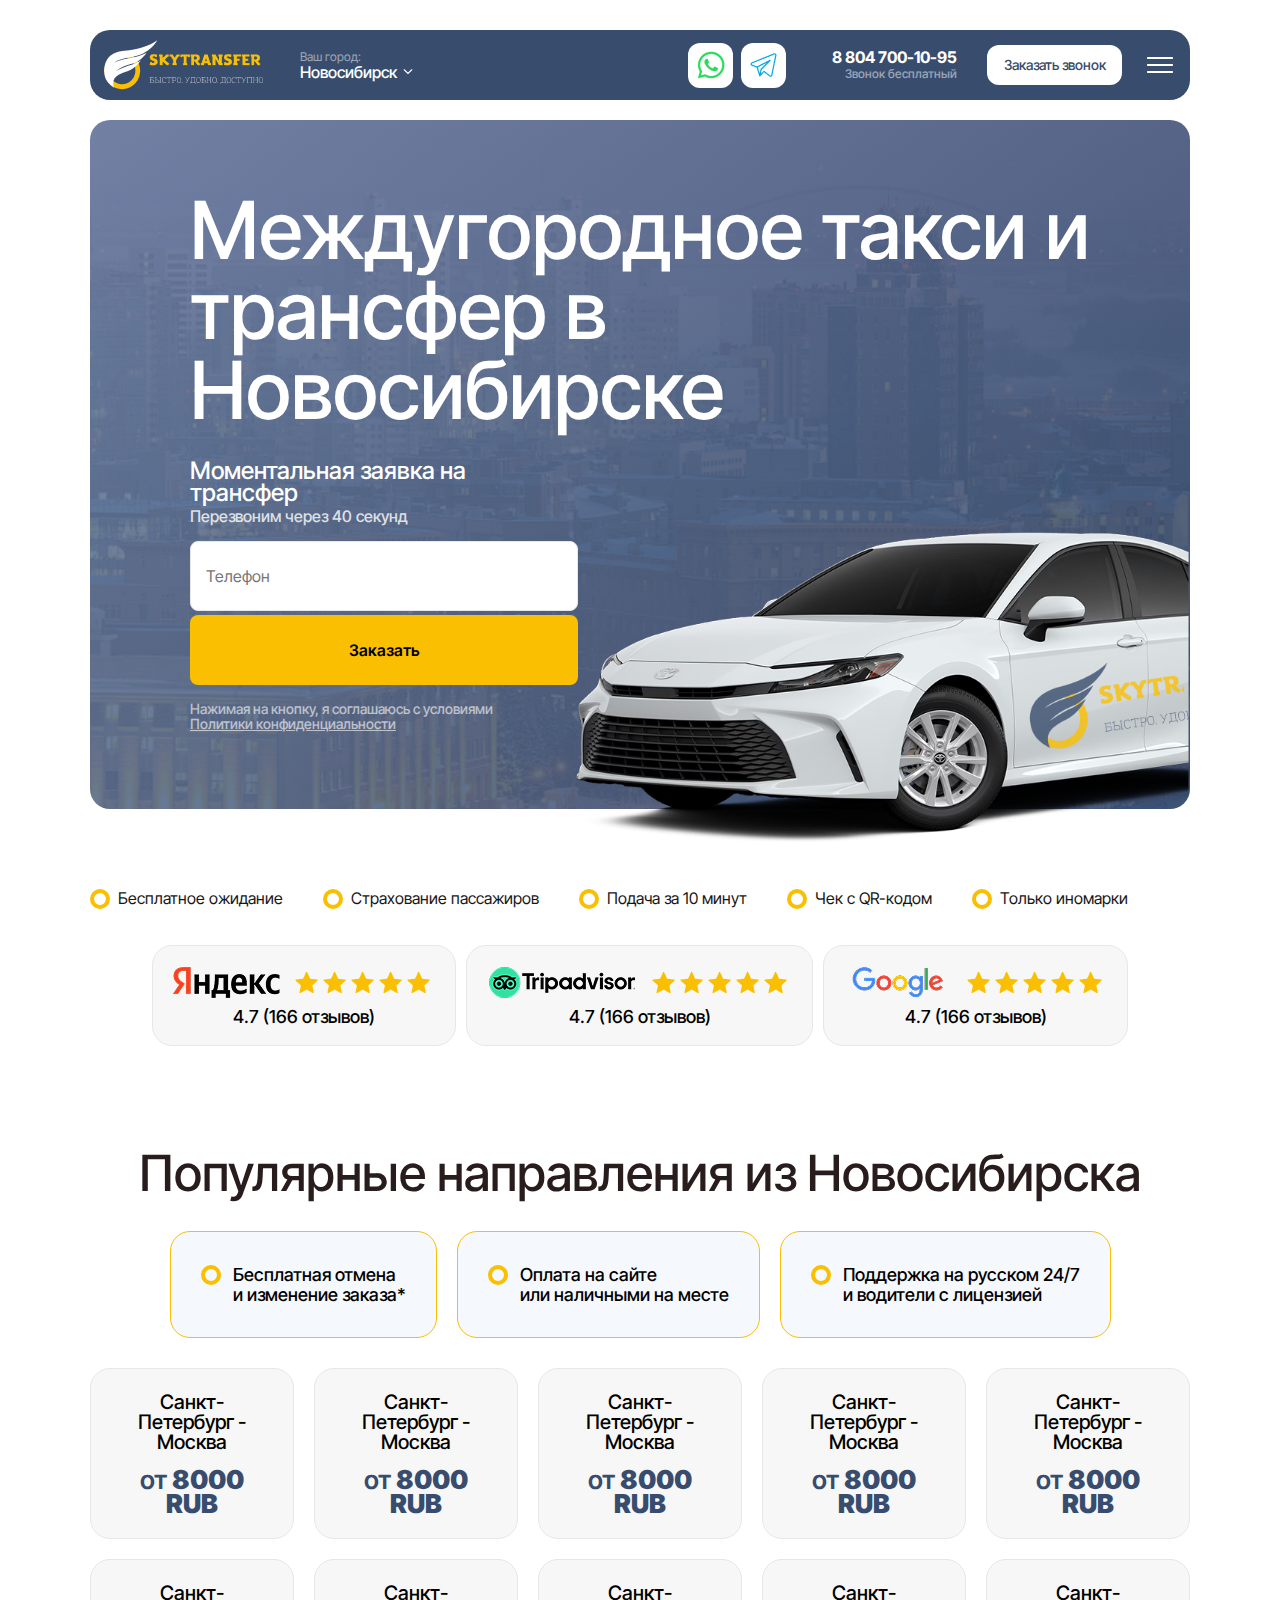
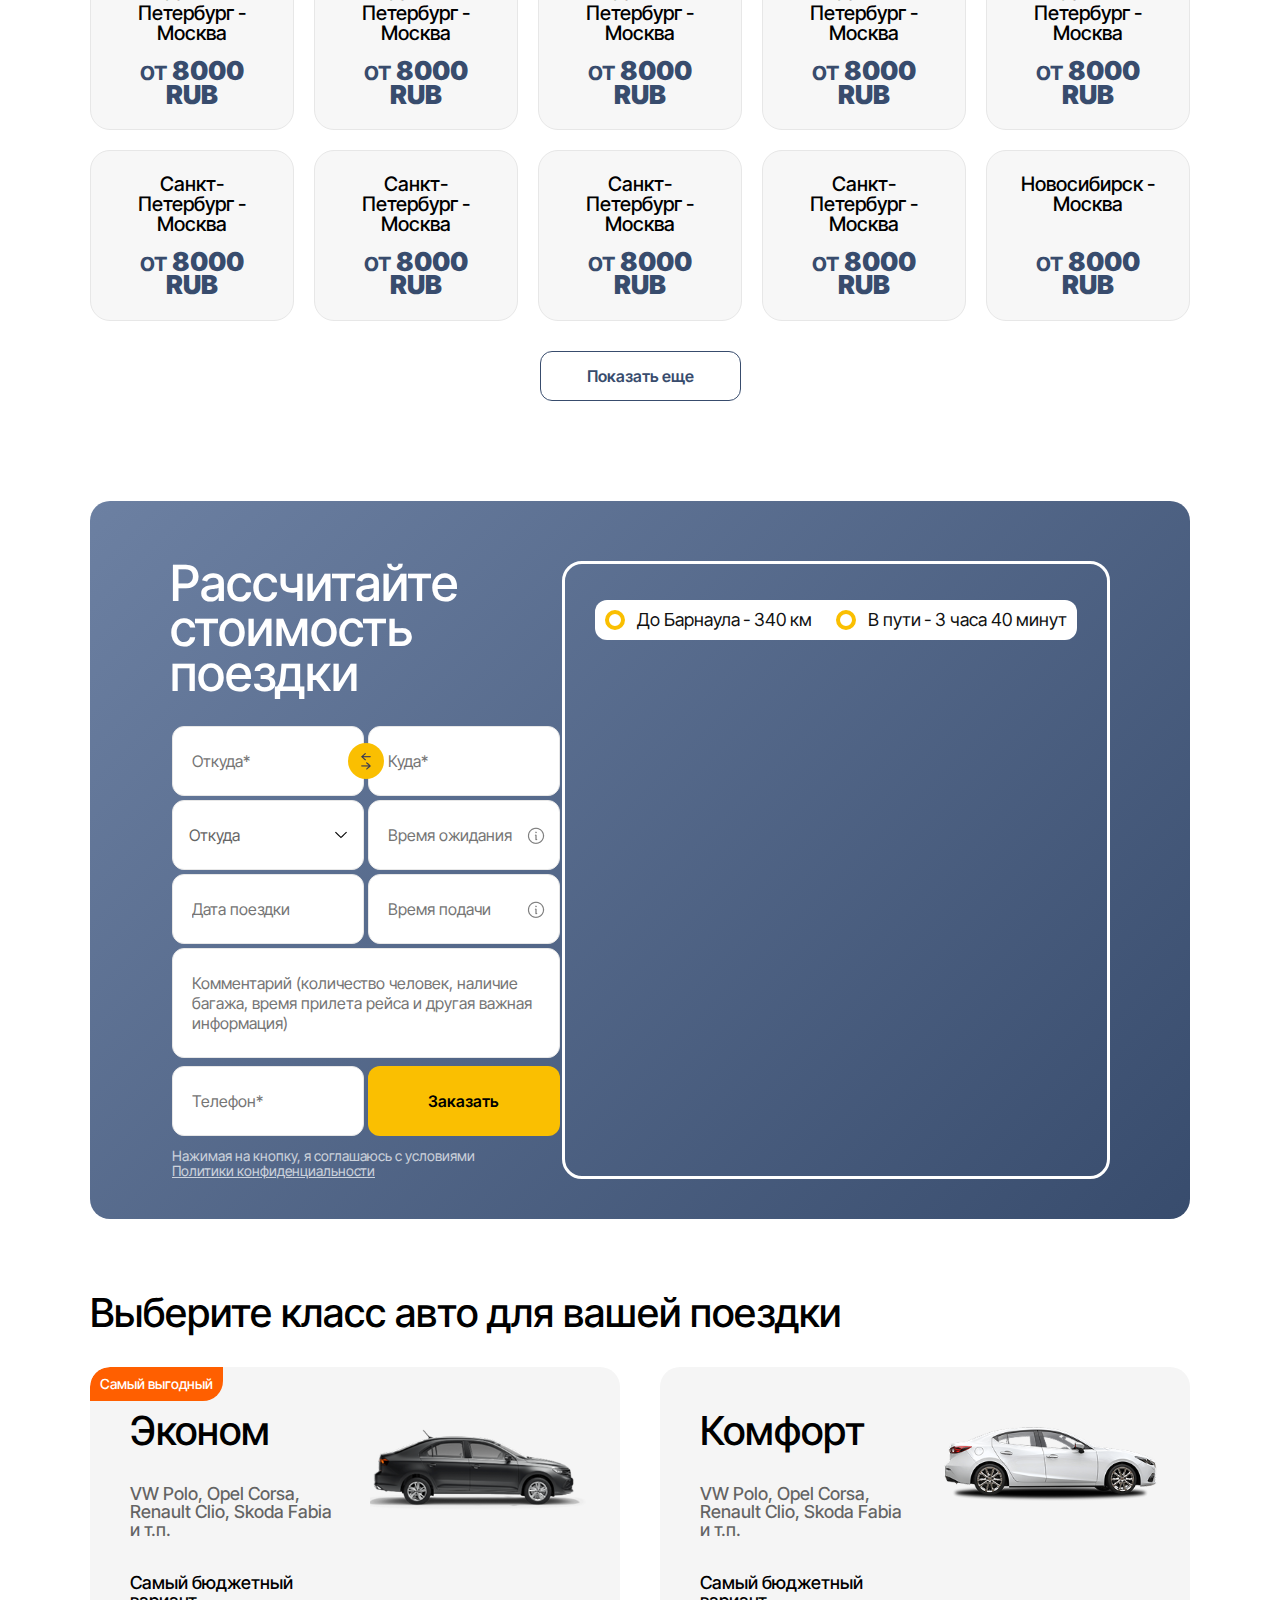
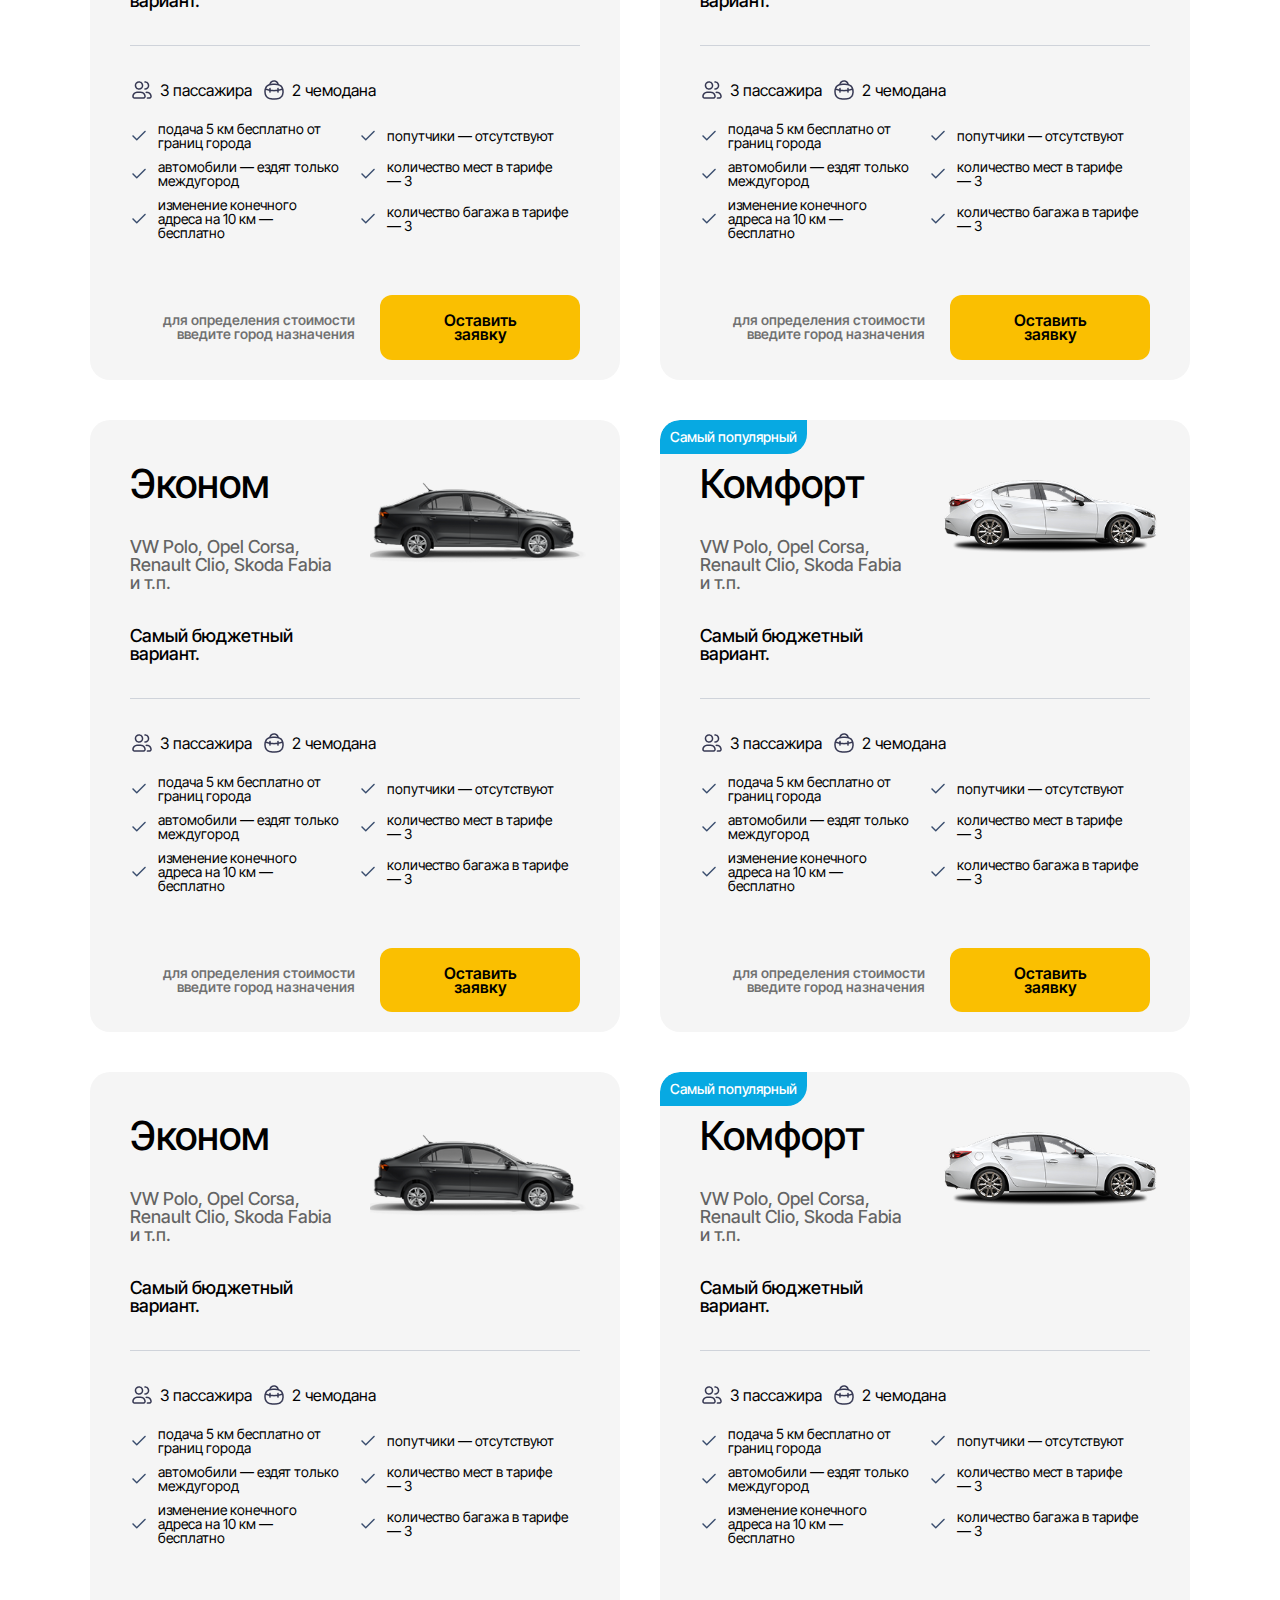
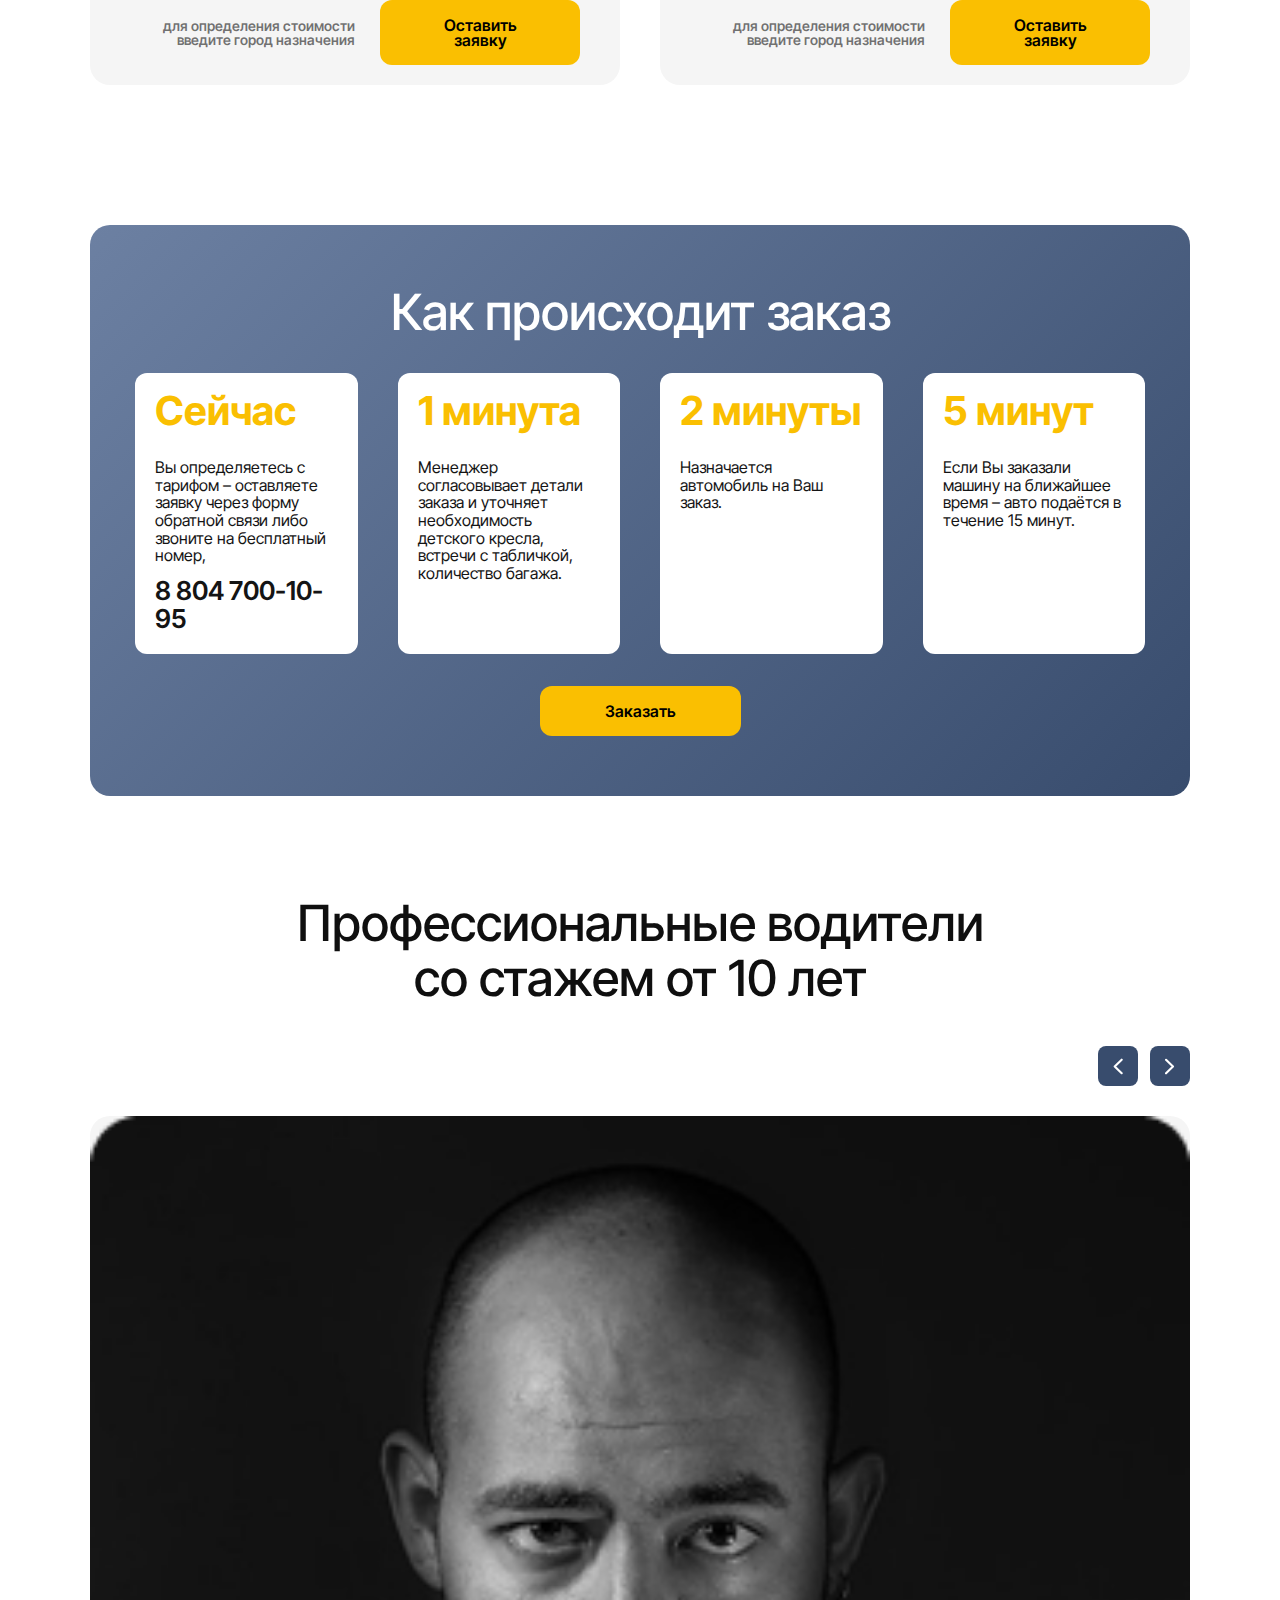
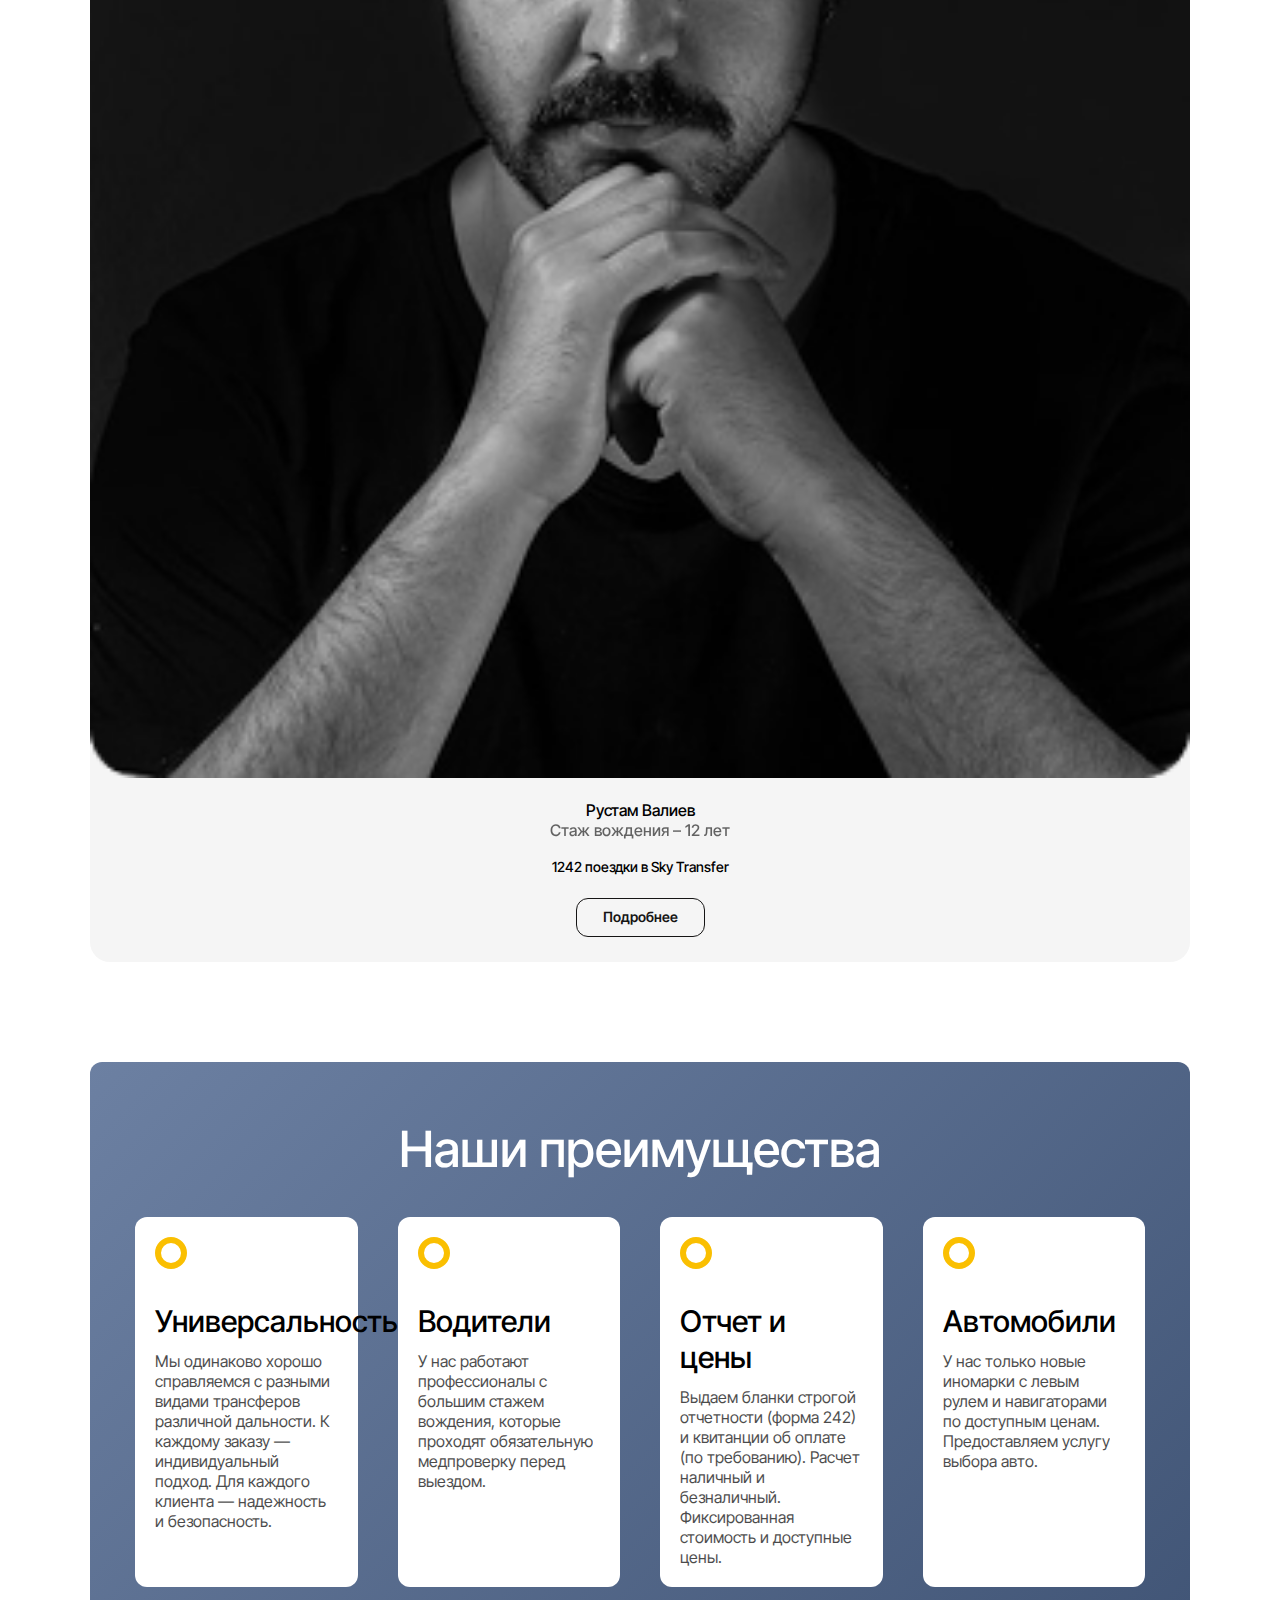
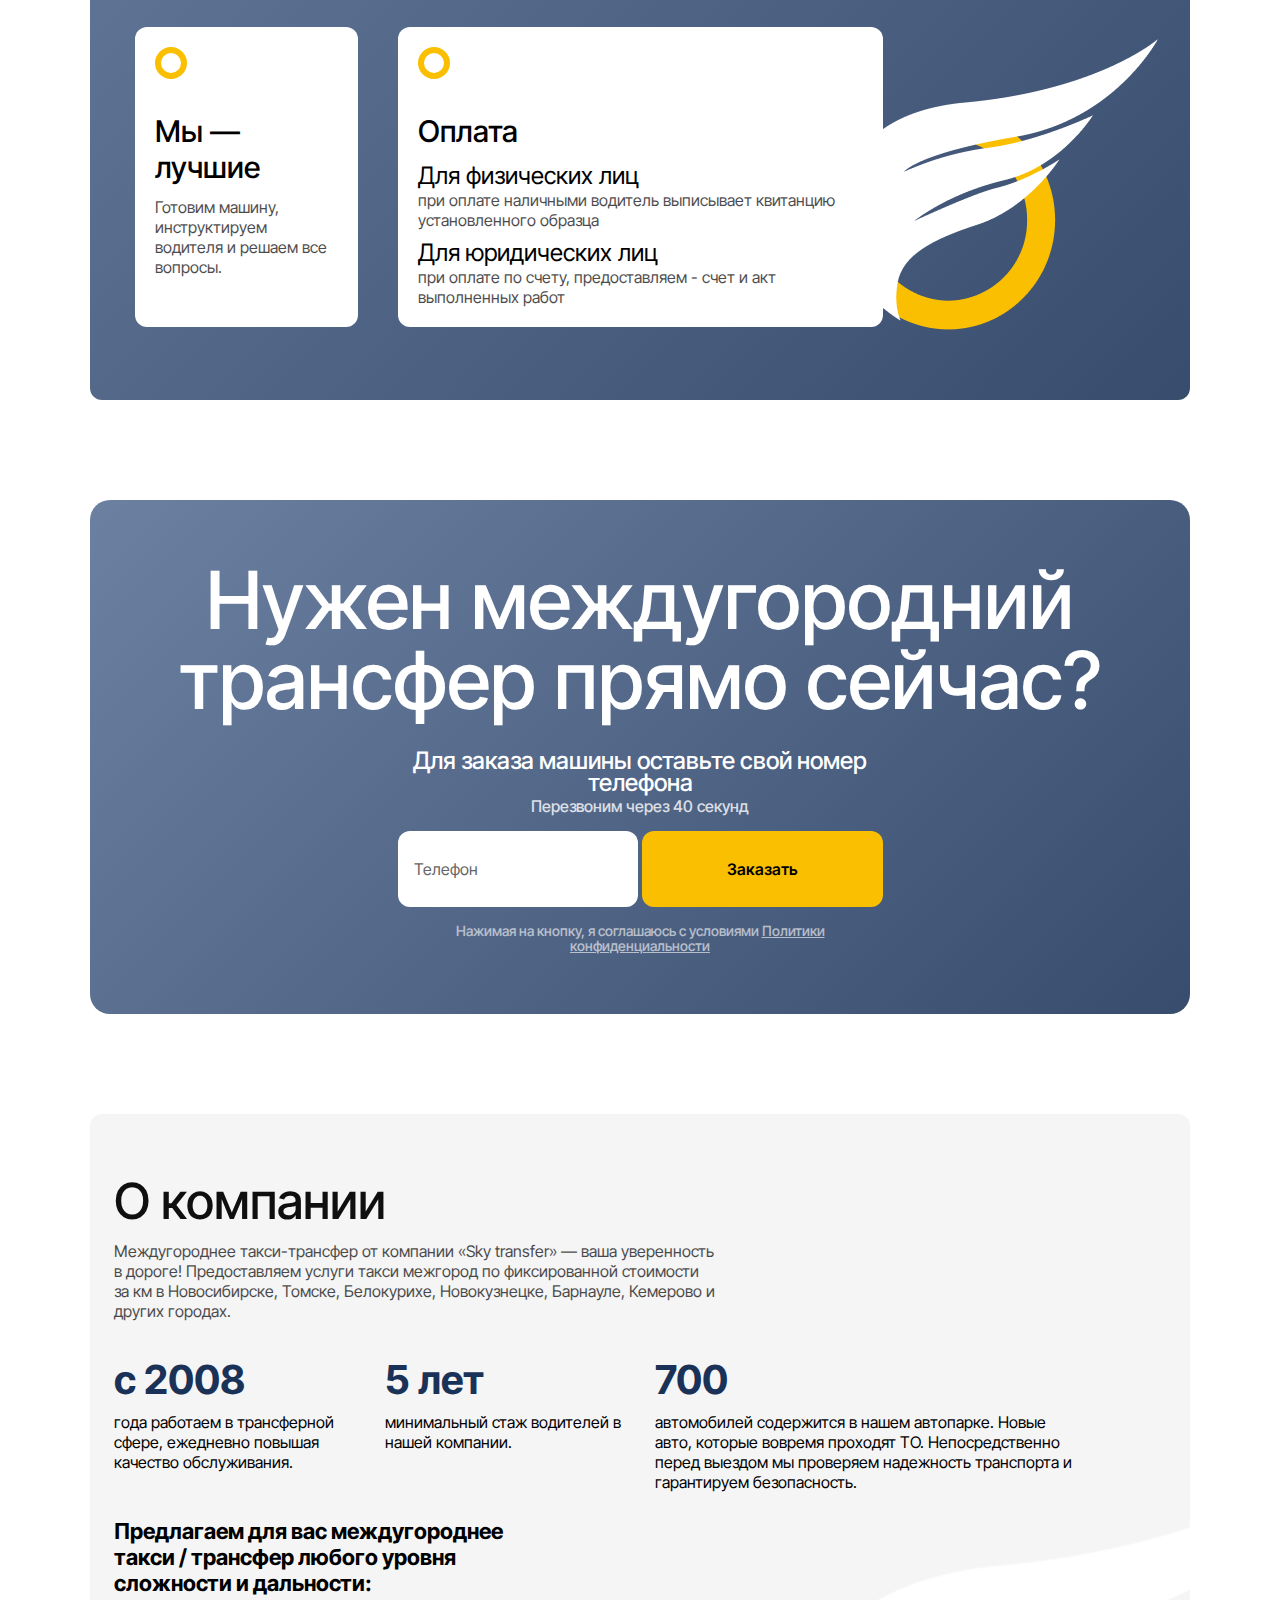
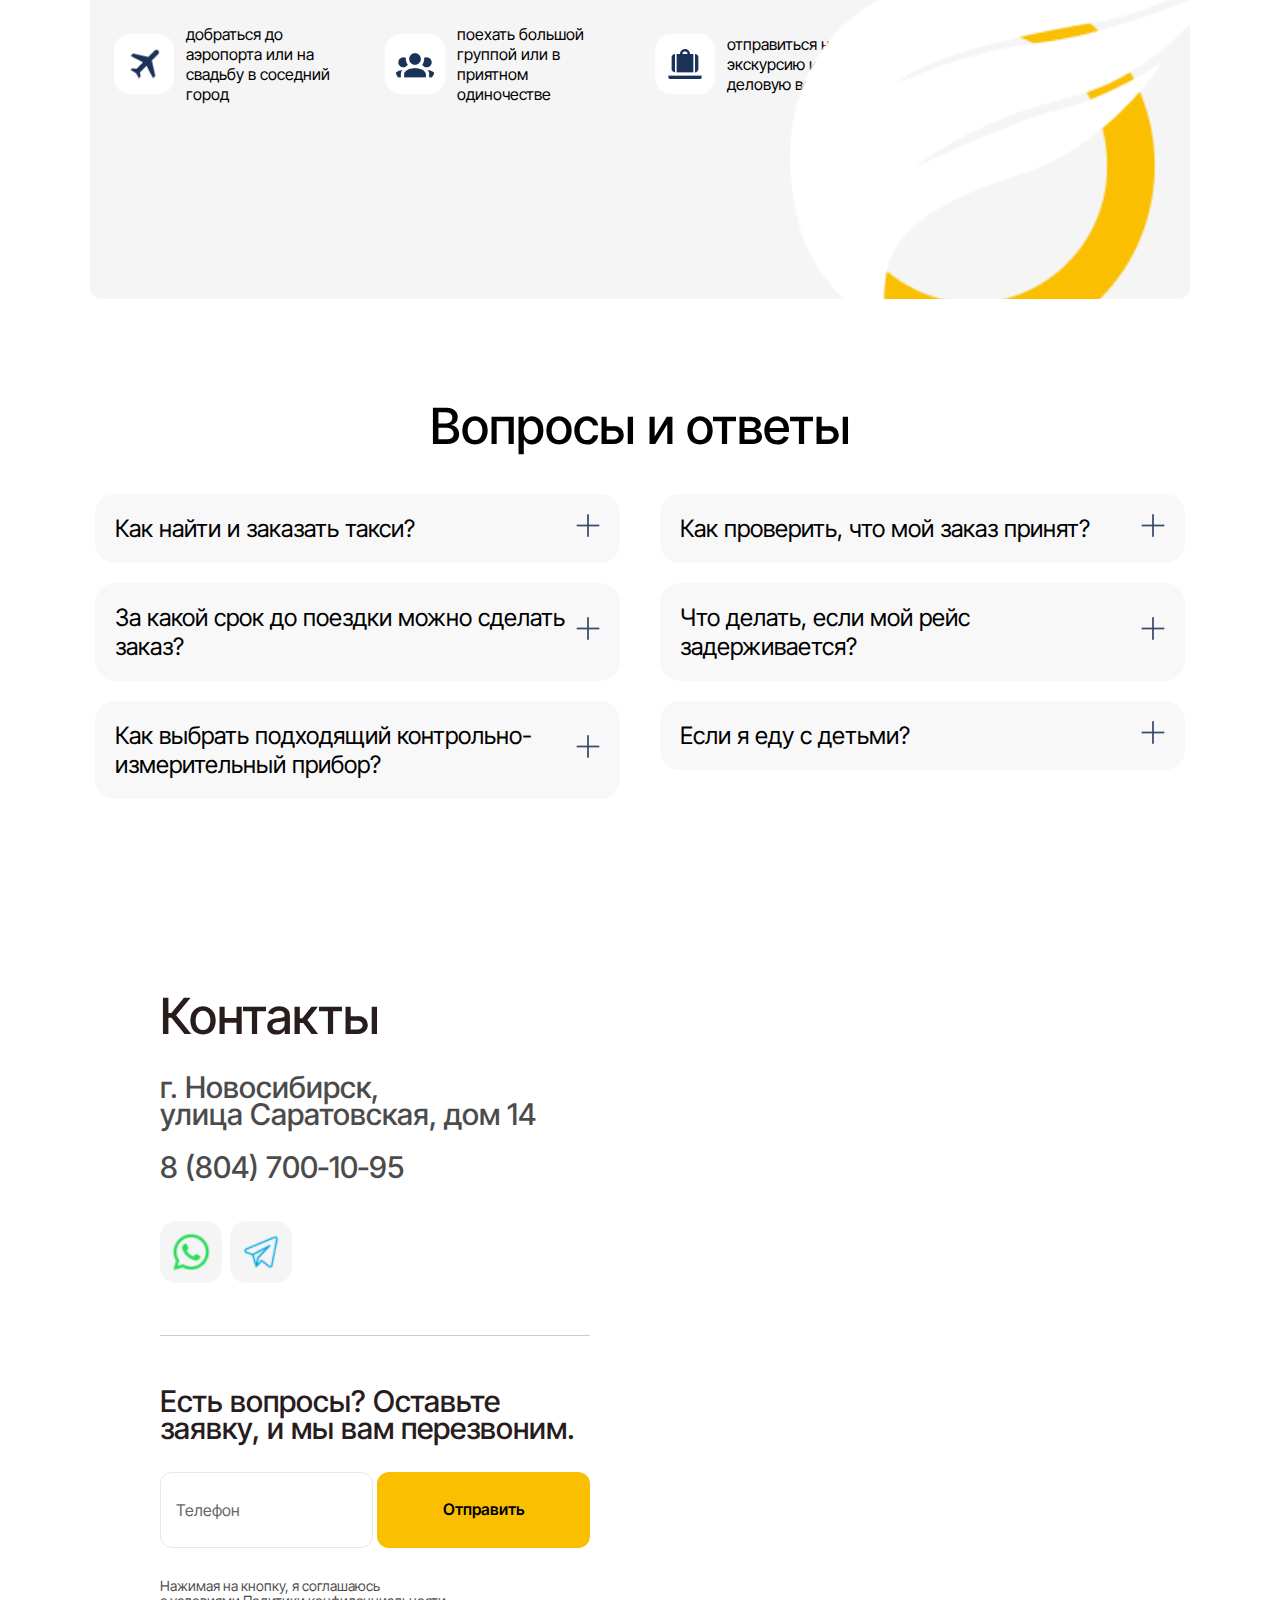
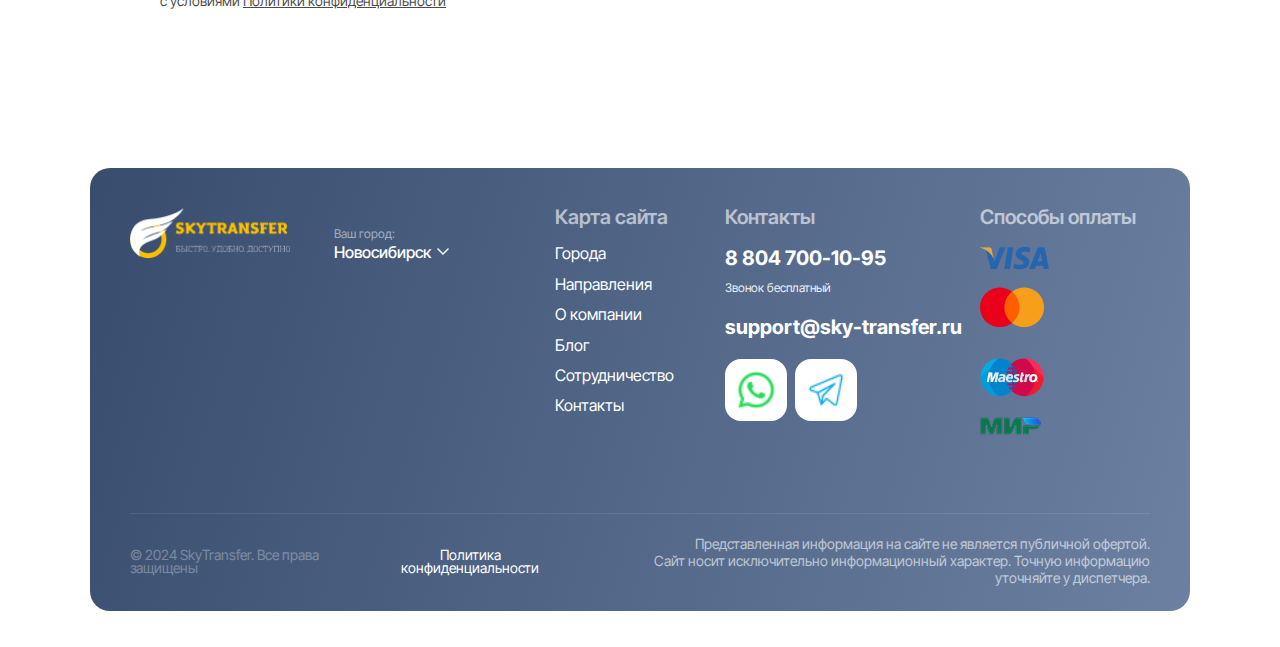
<file: city.html>
<!DOCTYPE html>
<html lang="ru">

<head>
    <meta charset="UTF-8">
    <meta name="viewport" content="width=device-width, initial-scale=1.0">
    <title>Россия | Sky Transfer</title>
    <link rel="stylesheet" href="css/normalize.css">
    <link rel="stylesheet" href="css/bootstrap-grid.css">
    <link rel="stylesheet" href="https://cdn.jsdelivr.net/npm/swiper@11/swiper-bundle.min.css" />
    <link rel="stylesheet" href="css/style.css">
</head>

<body>
    <div class="container">

        <header class=" header">
            <div class="row align-items-center justify-content-between">
                <!-- Логотип и город -->
                <div class="header__left">
                    <a href="#" class="header__logo " aria-label="Логотип SkyTransfer">
                        <img src="img/logo.png" alt="SkyTransfer">
                    </a>
                    <div class="header__city d-block city-dropdown" id="cityHeader">
                        <span class="header__city-label">Ваш город:</span><br>

                        <button class="city-current" type="button" aria-haspopup="listbox">
                            <span class="city-name">Новосибирск</span>

                            <svg class="city-arrow" width="10" height="6" viewBox="0 0 12 8" fill="none">
                                <path d="M1 1L6 6L11 1" stroke="currentColor" stroke-width="1.5"
                                    stroke-linecap="round" />
                            </svg>
                        </button>

                        <ul class="city-list" role="listbox"></ul>
                    </div>
                </div>



                <!-- Контакты, кнопки и бургер -->
                <div class="header__right">
                    <!-- Меню (для десктопа) -->
                    <nav class="header__menu d-none ">
                        <a href="#" class="header__link">Расчет трансфера</a>
                        <a href="#" class="header__link">Оплата</a>
                        <a href="#" class="header__link">Отзывы</a>
                        <a href="#" class="header__link">Контакты</a>
                    </nav>
                    <div class=" header__icons d-none d-xl-flex">
                        <a href="#" class="header__icon mr-2" aria-label="WhatsApp">
                            <img src="img/whatsapp.png" alt="WhatsApp">
                        </a>
                        <a href="#" class="header__icon" aria-label="Telegram">
                            <img src="img/tg.png" alt="Telegram">
                        </a>
                    </div>
                    <a href="tel:88047001095" class=" header__phone d-none d-xl-block">
                        <strong>8 804 700-10-95</strong><br>
                        <span>Звонок бесплатный</span>
                    </a>
                    <div class="header__button d-none d-xl-flex">
                        <button class="btn btn-white">Заказать звонок</button>
                    </div>

                    <input type="checkbox" id="side-checkbox" />
                    <div class="side-panel">
                        <div>
                            <div class="side-panel-top">
                                <div><img src="img/logo.png" alt="Логотип"></div>
                                <label for="side-checkbox" class="close-btn"></label>
                            </div>
                            <div class="only-mob-menu">
                                <div class="only-mob-menu-item">
                                    <a href="#">Расчет трансфера</a>
                                </div>
                                <div class="only-mob-menu-item">
                                    <a href="#">Оплата</a>
                                </div>
                                <div class="only-mob-menu-item">
                                    <a href="#">Отзывы</a>
                                </div>
                                <div class="only-mob-menu-item">
                                    <a href="#">Контакты</a>
                                </div>
                            </div>
                            <div class="side-menu">
                                <div class="side-menu-item">
                                    <a href="#">Города</a>
                                </div>
                                <div class="side-menu-item">
                                    <a href="#">Направления</a>
                                </div>
                                <div class="side-menu-item">
                                    <a href="#">Блог</a>
                                </div>
                                <div class="side-menu-item">
                                    <a href="#">Сотрудничество</a>
                                </div>
                                <div class="side-menu-item">
                                    <a href="#">О компании</a>
                                </div>
                            </div>
                        </div>
                        <div>


                            <div class=" header__icons">
                                <a href="#" class="header__icon mr-2" aria-label="WhatsApp">
                                    <img src="img/whatsapp.png" alt="WhatsApp">
                                </a>
                                <a href="#" class="header__icon" aria-label="Telegram">
                                    <img src="img/tg.png" alt="Telegram">
                                </a>
                            </div>
                            <a href="tel:88047001095" class="d-block header__phone">
                                <strong>8 804 700-10-95</strong><br>
                                <span>Звонок бесплатный</span>
                            </a>
                            <a href="mailto:support@sky-transfer.ru" class="footer__email">support@sky-transfer.ru</a>
                            <div class="header__button ">
                                <button class="btn btn-white">Заказать звонок</button>
                            </div>
                        </div>
                    </div>
                    <div class="header__burger side-b side-open side-button-1-wr">
                        <label class="side-button-1" for="side-checkbox">
                            <div class="side-b side-open"><img src="img/icons/burger.png" alt="Меню"></div>
                        </label>

                    </div>

                </div>
            </div>


        </header>

        <div class="header__bottom-mobile d-flex d-md-none">
            <a href="tel:88047001095" class="d-block header__phone">
                <strong>8 804 700-10-95</strong><br>
                <span>Звонок бесплатный</span>
            </a>
            <div class="header__button ">
                <button class="btn btn-white">Заказать звонок</button>
            </div>
        </div>
    </div>
    <section class="hero">
        <div class="container ">
            <div class="hero__inner">
                <div class="hero__content">
                    <h1 class="hero__title">Междугородное такси
                        и трансфер в Новосибирске</h1>

                    <div class="hero__list d-flex d-md-none">
                        <div class="hero__list-item">
                            <div class="hero__list-icon"></div>
                            <div class="hero__list-text">Бесплатное ожидание</div>
                        </div>
                        <div class="hero__list-item">
                            <div class="hero__list-icon"></div>
                            <div class="hero__list-text">Стахование пассажиров</div>
                        </div>
                        <div class="hero__list-item">
                            <div class="hero__list-icon"></div>
                            <div class="hero__list-text">Подача за 10 минут</div>
                        </div>
                        <div class="hero__list-item">
                            <div class="hero__list-icon"></div>
                            <div class="hero__list-text">Чек с QR-кодом</div>
                        </div>
                        <div class="hero__list-item">
                            <div class="hero__list-icon"></div>
                            <div class="hero__list-text">Только иномарки</div>
                        </div>
                    </div>
                    <form class="hero__form">
                        <p class="hero__subtitle">
                            Моментальная заявка на трансфер<br>
                            <span class="hero__timer">Перезвоним через&nbsp;40&nbsp;секунд</span>
                        </p>

                        <input type="tel" class="hero__field hero__field--big" placeholder="Телефон">




                        <button type="submit" class="hero__btn hero__btn--big">Заказать</button>
                        <div class="hero__privacy">
                            Нажимая на кнопку, я соглашаюсь с условиями <a href="#">Политики конфиденциальности</a>
                        </div>
                    </form>


                </div>
                <img src="img/car.png" alt="SkyTransfer car" class="hero__car">
            </div>
        </div>


    </section>
    <section class="advantages">
        <div class="container">

            <!-- Перечень преимуществ -->
            <div class="advantages__features d-none d-lg-flex row">
                <div class="advantages__feature">
                    <span class="advantages__icon"></span>
                    <span class="advantages__text">Бесплатное ожидание</span>
                </div>

                <div class="advantages__feature">
                    <span class="advantages__icon"></span>
                    <span class="advantages__text">Страхование пассажиров</span>
                </div>


                <div class="advantages__feature">
                    <span class="advantages__icon"></span>
                    <span class="advantages__text">Подача за 10 минут</span>
                </div>


                <div class="advantages__feature">
                    <span class="advantages__icon"></span>
                    <span class="advantages__text">Чек с QR-кодом</span>
                </div>


                <div class="advantages__feature">
                    <span class="advantages__icon"></span>
                    <span class="advantages__text">Только иномарки</span>
                </div>

            </div>

            <!-- Блоки с отзывами -->
            <div class="advantages__reviews row">
                <div class=" advantages__review">
                    <div class="advantages__review-card">
                        <div class="advantages__review-title">
                            <img src="img/yandex.png" alt="Яндекс" class="advantages__logo">
                            <span class="advantages__stars">
                                <img src="img/5stars.png" alt="Отзыв 5 звёзд">
                            </span>
                        </div>
                        <div class="advantages__review-rating">4.7 (166 отзывов)</div>
                    </div>
                </div>
                <div class=" advantages__review">
                    <div class="advantages__review-card">
                        <div class="advantages__review-title">
                            <img src="img/tripadvisor.png" alt="Tripadvisor" class="advantages__logo">
                            <span class="advantages__stars">
                                <img src="img/5stars.png" alt="Отзыв 5 звёзд">
                            </span>
                        </div>
                        <div class="advantages__review-rating">4.7 (166 отзывов)</div>
                    </div>
                </div>
                <div class=" advantages__review">
                    <div class="advantages__review-card">
                        <div class="advantages__review-title">
                            <img src="img/google.png" alt="Google" class="advantages__logo">
                            <span class="advantages__stars">
                                <img src="img/5stars.png" alt="Отзыв 5 звёзд">
                            </span>
                        </div>
                        <div class="advantages__review-rating">4.7 (166 отзывов)</div>
                    </div>
                </div>
            </div>
        </div>
    </section>
    <section class="routes container">
        <!-- Заголовок -->
        <div class="row">
            <div class="col-12">
                <h2 class="routes__title">Популярные направления из Новосибирска</h2>
            </div>
        </div>

        <!-- Преимущества -->
        <div class="row routes__benefits">
            <div class="routes__benefit">
                <span class="routes__icon"></span>
                <span class="routes__text">Бесплатная отмена <br class="d-none d-md-flex">и изменение заказа*</span>
            </div>


            <div class="routes__benefit">
                <span class="routes__icon"></span>
                <span class="routes__text">Оплата на сайте <br class="d-none d-md-flex">или наличными на месте</span>
            </div>


            <div class="routes__benefit">
                <span class="routes__icon"></span>
                <span class="routes__text">Поддержка на русском 24/7<br class="d-none d-md-flex"> и водители с
                    лицензией</span>
            </div>

        </div>


        <!-- Карточки направлений -->
        <div class="routes__tab-content is-visible" id="msc">
            <div class="row routes__list ">
                <a href="#" class="col-6  col-md-4 col-lg-3 col-xl-1-5 routes__item">
                    <div class="routes__card">
                        <div class="routes__direction">Санкт-Петербург - Москва</div>
                        <div class="routes__price">от <strong>8000 RUB</strong></div>
                    </div>
                </a>
                <a href="#" class="col-6  col-md-4 col-lg-3 col-xl-1-5 routes__item">
                    <div class="routes__card">
                        <div class="routes__direction">Санкт-Петербург - Москва</div>
                        <div class="routes__price">от <strong>8000 RUB</strong></div>
                    </div>
                </a>
                <a href="#" class="col-6  col-md-4 col-lg-3 col-xl-1-5 routes__item">
                    <div class="routes__card">
                        <div class="routes__direction">Санкт-Петербург - Москва</div>
                        <div class="routes__price">от <strong>8000 RUB</strong></div>
                    </div>
                </a>
                <a href="#" class="col-6  col-md-4 col-lg-3 col-xl-1-5 routes__item">
                    <div class="routes__card">
                        <div class="routes__direction">Санкт-Петербург - Москва</div>
                        <div class="routes__price">от <strong>8000 RUB</strong></div>
                    </div>
                </a>
                <a href="#" class="col-6  col-md-4 col-lg-3 col-xl-1-5 routes__item">
                    <div class="routes__card">
                        <div class="routes__direction">Санкт-Петербург - Москва</div>
                        <div class="routes__price">от <strong>8000 RUB</strong></div>
                    </div>
                </a>
                <a href="#" class="col-6  col-md-4 col-lg-3 col-xl-1-5 routes__item">
                    <div class="routes__card">
                        <div class="routes__direction">Санкт-Петербург - Москва</div>
                        <div class="routes__price">от <strong>8000 RUB</strong></div>
                    </div>
                </a>
                <a href="#" class="col-6  col-md-4 col-lg-3 col-xl-1-5 routes__item">
                    <div class="routes__card">
                        <div class="routes__direction">Санкт-Петербург - Москва</div>
                        <div class="routes__price">от <strong>8000 RUB</strong></div>
                    </div>
                </a>
                <a href="#" class="col-6  col-md-4 col-lg-3 col-xl-1-5 routes__item">
                    <div class="routes__card">
                        <div class="routes__direction">Санкт-Петербург - Москва</div>
                        <div class="routes__price">от <strong>8000 RUB</strong></div>
                    </div>
                </a>
                <a href="#" class="col-6  col-md-4 col-lg-3 col-xl-1-5 routes__item">
                    <div class="routes__card">
                        <div class="routes__direction">Санкт-Петербург - Москва</div>
                        <div class="routes__price">от <strong>8000 RUB</strong></div>
                    </div>
                </a>
                <a href="#" class="col-6  col-md-4 col-lg-3 col-xl-1-5 routes__item">
                    <div class="routes__card">
                        <div class="routes__direction">Санкт-Петербург - Москва</div>
                        <div class="routes__price">от <strong>8000 RUB</strong></div>
                    </div>
                </a>
                <a href="#" class="col-6  col-md-4 col-lg-3 col-xl-1-5 routes__item">
                    <div class="routes__card">
                        <div class="routes__direction">Санкт-Петербург - Москва</div>
                        <div class="routes__price">от <strong>8000 RUB</strong></div>
                    </div>
                </a>
                <a href="#" class="col-6  col-md-4 col-lg-3 col-xl-1-5 routes__item">
                    <div class="routes__card">
                        <div class="routes__direction">Санкт-Петербург - Москва</div>
                        <div class="routes__price">от <strong>8000 RUB</strong></div>
                    </div>
                </a>
                <a href="#" class="col-6  col-md-4 col-lg-3 col-xl-1-5 routes__item">
                    <div class="routes__card">
                        <div class="routes__direction">Санкт-Петербург - Москва</div>
                        <div class="routes__price">от <strong>8000 RUB</strong></div>
                    </div>
                </a>
                <a href="#" class="col-6  col-md-4 col-lg-3 col-xl-1-5 routes__item">
                    <div class="routes__card">
                        <div class="routes__direction">Санкт-Петербург - Москва</div>
                        <div class="routes__price">от <strong>8000 RUB</strong></div>
                    </div>
                </a>
                <a href="#" class="col-6  col-md-4 col-lg-3 col-xl-1-5 routes__item">
                    <div class="routes__card">
                        <div class="routes__direction">Новосибирск - Москва</div>
                        <div class="routes__price">от <strong>8000 RUB</strong></div>
                    </div>
                </a>

            </div>
        </div>
        <div class="routes__tab-content " id="spb">
            <div class="row routes__list">
                <a href="#" class="col-6  col-md-4 col-lg-3 col-xl-1-5 routes__item">
                    <div class="routes__card">
                        <div class="routes__direction">Новосибирск - Москва</div>
                        <div class="routes__price">от <strong>8000 RUB</strong></div>
                    </div>
                </a>
                <a href="#" class="col-6  col-md-4 col-lg-3 col-xl-1-5 routes__item">
                    <div class="routes__card">
                        <div class="routes__direction">Новосибирск - Москва</div>
                        <div class="routes__price">от <strong>8000 RUB</strong></div>
                    </div>
                </a>
                <a href="#" class="col-6  col-md-4 col-lg-3 col-xl-1-5 routes__item">
                    <div class="routes__card">
                        <div class="routes__direction">Новосибирск - Москва</div>
                        <div class="routes__price">от <strong>8000 RUB</strong></div>
                    </div>
                </a>
                <a href="#" class="col-6  col-md-4 col-lg-3 col-xl-1-5 routes__item">
                    <div class="routes__card">
                        <div class="routes__direction">Новосибирск - Москва</div>
                        <div class="routes__price">от <strong>8000 RUB</strong></div>
                    </div>
                </a>
                <a href="#" class="col-6  col-md-4 col-lg-3 col-xl-1-5 routes__item">
                    <div class="routes__card">
                        <div class="routes__direction">Новосибирск - Москва</div>
                        <div class="routes__price">от <strong>8000 RUB</strong></div>
                    </div>
                </a>
                <a href="#" class="col-6  col-md-4 col-lg-3 col-xl-1-5 routes__item">
                    <div class="routes__card">
                        <div class="routes__direction">Новосибирск - Москва</div>
                        <div class="routes__price">от <strong>8000 RUB</strong></div>
                    </div>
                </a>
                <a href="#" class="col-6  col-md-4 col-lg-3 col-xl-1-5 routes__item">
                    <div class="routes__card">
                        <div class="routes__direction">Новосибирск - Москва</div>
                        <div class="routes__price">от <strong>8000 RUB</strong></div>
                    </div>
                </a>
                <a href="#" class="col-6  col-md-4 col-lg-3 col-xl-1-5 routes__item">
                    <div class="routes__card">
                        <div class="routes__direction">Новосибирск - Москва</div>
                        <div class="routes__price">от <strong>8000 RUB</strong></div>
                    </div>
                </a>
                <a href="#" class="col-6  col-md-4 col-lg-3 col-xl-1-5 routes__item">
                    <div class="routes__card">
                        <div class="routes__direction">Новосибирск - Москва</div>
                        <div class="routes__price">от <strong>8000 RUB</strong></div>
                    </div>
                </a>
                <a href="#" class="col-6  col-md-4 col-lg-3 col-xl-1-5 routes__item">
                    <div class="routes__card">
                        <div class="routes__direction">Новосибирск - Москва</div>
                        <div class="routes__price">от <strong>8000 RUB</strong></div>
                    </div>
                </a>
                <a href="#" class="col-6  col-md-4 col-lg-3 col-xl-1-5 routes__item">
                    <div class="routes__card">
                        <div class="routes__direction">Новосибирск - Москва</div>
                        <div class="routes__price">от <strong>8000 RUB</strong></div>
                    </div>
                </a>
                <a href="#" class="col-6  col-md-4 col-lg-3 col-xl-1-5 routes__item">
                    <div class="routes__card">
                        <div class="routes__direction">Новосибирск - Москва</div>
                        <div class="routes__price">от <strong>8000 RUB</strong></div>
                    </div>
                </a>
                <a href="#" class="col-6  col-md-4 col-lg-3 col-xl-1-5 routes__item">
                    <div class="routes__card">
                        <div class="routes__direction">Новосибирск - Москва</div>
                        <div class="routes__price">от <strong>8000 RUB</strong></div>
                    </div>
                </a>
                <a href="#" class="col-6  col-md-4 col-lg-3 col-xl-1-5 routes__item">
                    <div class="routes__card">
                        <div class="routes__direction">Новосибирск - Москва</div>
                        <div class="routes__price">от <strong>8000 RUB</strong></div>
                    </div>
                </a>
                <a href="#" class="col-6  col-md-4 col-lg-3 col-xl-1-5 routes__item">
                    <div class="routes__card">
                        <div class="routes__direction">Новосибирск - Москва</div>
                        <div class="routes__price">от <strong>8000 RUB</strong></div>
                    </div>
                </a>

            </div>
        </div>
        <div class="routes__tab-content " id="novosib">
            <div class="row routes__list ">
                <a href="#" class="col-6  col-md-4 col-lg-3 col-xl-1-5 routes__item">
                    <div class="routes__card">
                        <div class="routes__direction">Санкт-Петербург - Москва</div>
                        <div class="routes__price">от <strong>8000 RUB</strong></div>
                    </div>
                </a>
                <a href="#" class="col-6  col-md-4 col-lg-3 col-xl-1-5 routes__item">
                    <div class="routes__card">
                        <div class="routes__direction">Санкт-Петербург - Москва</div>
                        <div class="routes__price">от <strong>8000 RUB</strong></div>
                    </div>
                </a>
                <a href="#" class="col-6  col-md-4 col-lg-3 col-xl-1-5 routes__item">
                    <div class="routes__card">
                        <div class="routes__direction">Санкт-Петербург - Москва</div>
                        <div class="routes__price">от <strong>8000 RUB</strong></div>
                    </div>
                </a>
                <a href="#" class="col-6  col-md-4 col-lg-3 col-xl-1-5 routes__item">
                    <div class="routes__card">
                        <div class="routes__direction">Санкт-Петербург - Москва</div>
                        <div class="routes__price">от <strong>8000 RUB</strong></div>
                    </div>
                </a>
                <a href="#" class="col-6  col-md-4 col-lg-3 col-xl-1-5 routes__item">
                    <div class="routes__card">
                        <div class="routes__direction">Санкт-Петербург - Москва</div>
                        <div class="routes__price">от <strong>8000 RUB</strong></div>
                    </div>
                </a>
                <a href="#" class="col-6  col-md-4 col-lg-3 col-xl-1-5 routes__item">
                    <div class="routes__card">
                        <div class="routes__direction">Санкт-Петербург - Москва</div>
                        <div class="routes__price">от <strong>8000 RUB</strong></div>
                    </div>
                </a>
                <a href="#" class="col-6  col-md-4 col-lg-3 col-xl-1-5 routes__item">
                    <div class="routes__card">
                        <div class="routes__direction">Санкт-Петербург - Москва</div>
                        <div class="routes__price">от <strong>8000 RUB</strong></div>
                    </div>
                </a>
                <a href="#" class="col-6  col-md-4 col-lg-3 col-xl-1-5 routes__item">
                    <div class="routes__card">
                        <div class="routes__direction">Санкт-Петербург - Москва</div>
                        <div class="routes__price">от <strong>8000 RUB</strong></div>
                    </div>
                </a>
                <a href="#" class="col-6  col-md-4 col-lg-3 col-xl-1-5 routes__item">
                    <div class="routes__card">
                        <div class="routes__direction">Санкт-Петербург - Москва</div>
                        <div class="routes__price">от <strong>8000 RUB</strong></div>
                    </div>
                </a>
                <a href="#" class="col-6  col-md-4 col-lg-3 col-xl-1-5 routes__item">
                    <div class="routes__card">
                        <div class="routes__direction">Санкт-Петербург - Москва</div>
                        <div class="routes__price">от <strong>8000 RUB</strong></div>
                    </div>
                </a>
                <a href="#" class="col-6  col-md-4 col-lg-3 col-xl-1-5 routes__item">
                    <div class="routes__card">
                        <div class="routes__direction">Санкт-Петербург - Москва</div>
                        <div class="routes__price">от <strong>8000 RUB</strong></div>
                    </div>
                </a>
                <a href="#" class="col-6  col-md-4 col-lg-3 col-xl-1-5 routes__item">
                    <div class="routes__card">
                        <div class="routes__direction">Санкт-Петербург - Москва</div>
                        <div class="routes__price">от <strong>8000 RUB</strong></div>
                    </div>
                </a>
                <a href="#" class="col-6  col-md-4 col-lg-3 col-xl-1-5 routes__item">
                    <div class="routes__card">
                        <div class="routes__direction">Санкт-Петербург - Москва</div>
                        <div class="routes__price">от <strong>8000 RUB</strong></div>
                    </div>
                </a>
                <a href="#" class="col-6  col-md-4 col-lg-3 col-xl-1-5 routes__item">
                    <div class="routes__card">
                        <div class="routes__direction">Санкт-Петербург - Москва</div>
                        <div class="routes__price">от <strong>8000 RUB</strong></div>
                    </div>
                </a>
                <a href="#" class="col-6  col-md-4 col-lg-3 col-xl-1-5 routes__item">
                    <div class="routes__card">
                        <div class="routes__direction">Новосибирск - Москва</div>
                        <div class="routes__price">от <strong>8000 RUB</strong></div>
                    </div>
                </a>

            </div>
        </div>

        <!-- Кнопка показать еще -->
        <div class="row justify-content-center">
            <div class="col-auto">
                <button class="routes__more">Показать еще</button>
            </div>
        </div>
    </section>
    <section class="calc">
        <div class="container">
            <div class=" calc_inner row no-gutters">

                <div class="col-12 col-xl-5 calc__form-col">
                    <h2 class="calc__title">Рассчитайте<br>стоимость поездки</h2>

                    <form class="calc__form">
                        <div class="row no-gutters">
                            <div class="col-lg-6 position-relative">
                                <input type="text" class="calc__field" placeholder="Откуда*">
                                <span class="calc__swap"><img src="img/change.png" alt="Сменить направление"></span>
                            </div>
                            <div class="col-lg-6 position-relative">
                                <input type="text" class="calc__field" placeholder="Куда*">

                            </div>

                            <div class="col-6">
                                <div class="c-select" data-placeholder="Откуда">
                                    <button type="button" class="c-select__trigger" aria-haspopup="listbox">
                                        <span class="c-select__label">Откуда</span>

                                        <svg class="c-select__chevron" xmlns="http://www.w3.org/2000/svg"
                                            xmlns:xlink="http://www.w3.org/1999/xlink" width="12px" height="12px"
                                            viewBox="0 -4.5 20 20" version="1.1">
                                            <g id="Page-1" stroke="none" stroke-width="2" fill="none"
                                                fill-rule="evenodd">
                                                <g id="Dribbble-Light-Preview"
                                                    transform="translate(-140.000000, -6683.000000)" fill="#000000">
                                                    <g id="icons" transform="translate(56.000000, 160.000000)">
                                                        <path
                                                            d="M84,6532.61035 L85.4053672,6534 L94.0131154,6525.73862 L94.9311945,6526.61986 L94.9261501,6526.61502 L102.573446,6533.95545 L104,6532.58614 C101.8864,6530.55736 95.9854722,6524.89321 94.0131154,6523 C92.5472155,6524.40611 93.9757869,6523.03486 84,6532.61035"
                                                            id="arrow_up-[#340]">

                                                        </path>
                                                    </g>
                                                </g>
                                            </g>
                                        </svg>
                                    </button>

                                    <ul class="c-select__list" role="listbox">
                                        <li class="c-select__item" data-value="Напрвление">Напрвление</li>
                                        <li class="c-select__item" data-value="Напрвление2">Напрвление2</li>
                                        <li class="c-select__item" data-value="Напрвление3">Напрвление3</li>
                                    </ul>

                                    <input type="hidden" name="from" required>
                                </div>
                            </div>
                            <div class="col-6 position-relative">
                                <input type="text" class="calc__field" placeholder="Время ожидания">
                                <span class="calc__info"><img src="img/Info.png" alt="Info"></span>
                            </div>

                            <div class="col-6">
                                <input type="text" class="calc__field" placeholder="Дата поездки">
                            </div>
                            <div class="col-6 position-relative">
                                <input type="text" class="calc__field" placeholder="Время подачи">
                                <span class="calc__info"><img src="img/Info.png" alt="Info"></span>
                            </div>

                            <div class="col-12">
                                <textarea class="calc__field calc__textarea"
                                    placeholder="Комментарий (количество человек, наличие багажа, время прилета рейса и другая важная информация)"></textarea>
                            </div>

                            <div class="col-lg-6">
                                <input type="tel" class="calc__field" placeholder="Телефон*">
                            </div>
                            <div class="col-lg-6">
                                <button class="calc__btn">Заказать</button>
                            </div>
                            <div class="col-12 d-none d-lg-block">
                                <p class="calc__subtext">Нажимая на кнопку, я соглашаюсь с условиями <a
                                        href="#">Политики конфиденциальности</a></p>
                            </div>


                        </div>
                    </form>
                </div>

                <div class="col-12 col-xl-7 calc__map-col">
                    <div class="calc__map">
                        <div id="yandex-calc-map" class="calc__map-inner"></div>
                        <div class="calc__route-bar">
                            <div><span class="calc__dot"></span> До Барнаула ‑ 340 км</div>
                            <div><span class="calc__dot"></span> В пути ‑ 3 часа 40 минут</div>
                        </div>
                    </div>
                </div>

            </div>
        </div>
    </section>
    <section class="container cars">
        <h3>Выберите класс авто для вашей поездки</h3>
        <div class="car-tabs d-lg-none">
            <button class="car-tabs__button " data-target="car-1">Эконом</button>
            <button class="car-tabs__button is-active" data-target="car-2">Комфорт</button>
            <button class="car-tabs__button" data-target="car-3">Комфорт+</button>
            <button class="car-tabs__button" data-target="car-4">Бизнес</button>
            <button class="car-tabs__button" data-target="car-5">Премиум</button>
            <button class="car-tabs__button" data-target="car-6">Ультима</button>
        </div>
        <div class=" car-swiper ">
            <div class="car-cards row ">

                <div class="car-item  col-12 col-md-6  car-tabs__content " id="car-1">
                    <div class="car-card">
                        <div class="car-card__badge">Самый выгодный</div>
                        <div class="row">
                            <div class="col-12 col-xl-6 car-card__info">
                                <h3 class="car-card__title">Эконом</h3>
                                <p class="car-card__subtitle">VW Polo, Opel Corsa,
                                    Renault Clio, Skoda Fabia и т.п.</p>
                                <p class="car-card__note d-none d-lg-block">Самый бюджетный вариант.</p>
                            </div>

                            <div class="col-12 col-xl-6 car-card__image-wrapper">
                                <img src="img/car1.png" alt="Автомобиль" class="car-card__image">
                            </div>
                        </div>

                        <div class="car-card__center  d-none d-lg-flex">
                            <div class="car-card__meta d-none d-xl-flex">
                                <span> <img src="img/icons/two.png" alt="пассажиры">3 пассажира</span>
                                <span> <img src="img/icons/lilbag.png" alt="чемоданы">2 чемодана</span>
                            </div>
                            <div class="car-card__list d-none d-xl-flex flex-wrap ">
                                <div class="car-card__list-item">
                                    <img src="img/icons/arrow_ok.png" alt="">
                                    <span>подача 5 км бесплатно от границ города</span>
                                </div>
                                <div class="car-card__list-item">
                                    <img src="img/icons/arrow_ok.png" alt="">
                                    <span>попутчики — отсутствуют</span>
                                </div>
                                <div class="car-card__list-item">
                                    <img src="img/icons/arrow_ok.png" alt="">
                                    <span>автомобили — ездят только междугород</span>
                                </div>
                                <div class="car-card__list-item">
                                    <img src="img/icons/arrow_ok.png" alt="">
                                    <span>количество мест в тарифе — 3</span>
                                </div>
                                <div class="car-card__list-item">
                                    <img src="img/icons/arrow_ok.png" alt="">
                                    <span>изменение конечного адреса на 10 км — бесплатно</span>
                                </div>
                                <div class="car-card__list-item">
                                    <img src="img/icons/arrow_ok.png" alt="">
                                    <span>количество багажа в тарифе — 3</span>
                                </div>
                            </div>

                            <div class="car-card__bottom">

                                <p class="car-card__notice d-none d-xl-block">
                                    для определения стоимости<br>введите город назначения
                                </p>

                                <button class="car-card__button d-none d-xl-inline-block">Оставить заявку</button>
                            </div>
                        </div>
                        <!-- Мобильная версия карточки -->
                        <div class="row d-xl-none mt-auto">
                            <div class="col-12 text-center">
                                <p class="car-card__price">2300 RUB</p>
                                <button class="car-card__button">Заказать</button>
                                <div class="car-card__meta">
                                    <span> <img src="img/icons/two.png" alt=""> 3 пассажира</span>
                                    <span> <img src="img/icons/lilbag.png" alt=""> 2 чемодана</span>
                                </div>
                                <div class="car-card__list-mob">
                                    <div class="car-card__list-item-mob">
                                        <div class="car-card__list-item-icon"></div>
                                        <span>подача 5 км бесплатно от границ города</span>
                                    </div>
                                    <div class="car-card__list-item-mob">
                                        <div class="car-card__list-item-icon"></div>
                                        <span>автомобили - ездят только межгород</span>
                                    </div>
                                    <div class="car-card__list-item-mob">
                                        <div class="car-card__list-item-icon"></div>
                                        <span>изменение конечного адреса на 10 км - бесплатно</span>
                                    </div>
                                </div>
                            </div>
                        </div>
                    </div>
                </div>
                <div class="car-item  col-12 col-md-6   car-tabs__content" id="car-2">
                    <div class="car-card">
                        <div class="row">
                            <div class="col-12 col-xl-6 car-card__info">
                                <h3 class="car-card__title">Комфорт</h3>
                                <p class="car-card__subtitle">VW Polo, Opel Corsa,
                                    Renault Clio, Skoda Fabia и т.п.</p>
                                <p class="car-card__note d-none d-lg-block">Самый бюджетный вариант.</p>
                            </div>

                            <div class="col-12 col-xl-6 car-card__image-wrapper">
                                <img src="img/car2.png" alt="Автомобиль" class="car-card__image">
                            </div>
                        </div>

                        <div class="car-card__center  d-none d-lg-flex">
                            <div class="car-card__meta d-none d-xl-flex">
                                <span> <img src="img/icons/two.png" alt="пассажиры">3 пассажира</span>
                                <span> <img src="img/icons/lilbag.png" alt="чемоданы">2 чемодана</span>
                            </div>
                            <div class="car-card__list d-none d-xl-flex flex-wrap ">
                                <div class="car-card__list-item">
                                    <img src="img/icons/arrow_ok.png" alt="">
                                    <span>подача 5 км бесплатно от границ города</span>
                                </div>
                                <div class="car-card__list-item">
                                    <img src="img/icons/arrow_ok.png" alt="">
                                    <span>попутчики — отсутствуют</span>
                                </div>
                                <div class="car-card__list-item">
                                    <img src="img/icons/arrow_ok.png" alt="">
                                    <span>автомобили — ездят только междугород</span>
                                </div>
                                <div class="car-card__list-item">
                                    <img src="img/icons/arrow_ok.png" alt="">
                                    <span>количество мест в тарифе — 3</span>
                                </div>
                                <div class="car-card__list-item">
                                    <img src="img/icons/arrow_ok.png" alt="">
                                    <span>изменение конечного адреса на 10 км — бесплатно</span>
                                </div>
                                <div class="car-card__list-item">
                                    <img src="img/icons/arrow_ok.png" alt="">
                                    <span>количество багажа в тарифе — 3</span>
                                </div>

                            </div>

                            <div class="car-card__bottom">

                                <p class="car-card__notice d-none d-xl-block">
                                    для определения стоимости<br>введите город назначения
                                </p>

                                <button class="car-card__button d-none d-xl-inline-block">Оставить заявку</button>
                            </div>
                        </div>
                        <!-- Мобильная версия карточки -->
                        <div class="row d-xl-none mt-auto">
                            <div class="col-12 text-center">
                                <p class="car-card__price">2300 RUB</p>
                                <button class="car-card__button">Заказать</button>
                                <div class="car-card__meta">
                                    <span> <img src="img/icons/two.png" alt=""> 3 пассажира</span>
                                    <span> <img src="img/icons/lilbag.png" alt=""> 2 чемодана</span>
                                </div>
                                <div class="car-card__list-mob">
                                    <div class="car-card__list-item-mob">
                                        <div class="car-card__list-item-icon"></div>
                                        <span>подача 5 км бесплатно от границ города</span>
                                    </div>
                                    <div class="car-card__list-item-mob">
                                        <div class="car-card__list-item-icon"></div>
                                        <span>автомобили - ездят только межгород</span>
                                    </div>
                                    <div class="car-card__list-item-mob">
                                        <div class="car-card__list-item-icon"></div>
                                        <span>изменение конечного адреса на 10 км - бесплатно</span>
                                    </div>
                                </div>
                            </div>
                        </div>
                    </div>
                </div>
                <div class="car-item  col-12 col-md-6   car-tabs__content" id="car-3">
                    <div class="car-card">

                        <div class="row">
                            <div class="col-12 col-xl-6 car-card__info">
                                <h3 class="car-card__title">Эконом</h3>
                                <p class="car-card__subtitle">VW Polo, Opel Corsa,
                                    Renault Clio, Skoda Fabia и т.п.</p>
                                <p class="car-card__note d-none d-lg-block">Самый бюджетный вариант.</p>
                            </div>

                            <div class="col-12 col-xl-6 car-card__image-wrapper">
                                <img src="img/car1.png" alt="Автомобиль" class="car-card__image">
                            </div>
                        </div>

                        <div class="car-card__center  d-none d-lg-flex">
                            <div class="car-card__meta d-none d-xl-flex">
                                <span> <img src="img/icons/two.png" alt="пассажиры">3 пассажира</span>
                                <span> <img src="img/icons/lilbag.png" alt="чемоданы">2 чемодана</span>
                            </div>
                            <div class="car-card__list d-none d-xl-flex flex-wrap ">
                                <div class="car-card__list-item">
                                    <img src="img/icons/arrow_ok.png" alt="">
                                    <span>подача 5 км бесплатно от границ города</span>
                                </div>
                                <div class="car-card__list-item">
                                    <img src="img/icons/arrow_ok.png" alt="">
                                    <span>попутчики — отсутствуют</span>
                                </div>
                                <div class="car-card__list-item">
                                    <img src="img/icons/arrow_ok.png" alt="">
                                    <span>автомобили — ездят только междугород</span>
                                </div>
                                <div class="car-card__list-item">
                                    <img src="img/icons/arrow_ok.png" alt="">
                                    <span>количество мест в тарифе — 3</span>
                                </div>
                                <div class="car-card__list-item">
                                    <img src="img/icons/arrow_ok.png" alt="">
                                    <span>изменение конечного адреса на 10 км — бесплатно</span>
                                </div>
                                <div class="car-card__list-item">
                                    <img src="img/icons/arrow_ok.png" alt="">
                                    <span>количество багажа в тарифе — 3</span>
                                </div>
                            </div>

                            <div class="car-card__bottom">

                                <p class="car-card__notice d-none d-xl-block">
                                    для определения стоимости<br>введите город назначения
                                </p>

                                <button class="car-card__button d-none d-xl-inline-block">Оставить заявку</button>
                            </div>
                        </div>
                        <!-- Мобильная версия карточки -->
                        <div class="row d-xl-none mt-auto">
                            <div class="col-12 text-center">
                                <p class="car-card__price">2300 RUB</p>
                                <button class="car-card__button">Заказать</button>
                                <div class="car-card__meta">
                                    <span> <img src="img/icons/two.png" alt=""> 3 пассажира</span>
                                    <span> <img src="img/icons/lilbag.png" alt=""> 2 чемодана</span>
                                </div>
                                <div class="car-card__list-mob">
                                    <div class="car-card__list-item-mob">
                                        <div class="car-card__list-item-icon"></div>
                                        <span>подача 5 км бесплатно от границ города</span>
                                    </div>
                                    <div class="car-card__list-item-mob">
                                        <div class="car-card__list-item-icon"></div>
                                        <span>автомобили - ездят только межгород</span>
                                    </div>
                                    <div class="car-card__list-item-mob">
                                        <div class="car-card__list-item-icon"></div>
                                        <span>изменение конечного адреса на 10 км - бесплатно</span>
                                    </div>
                                </div>
                            </div>
                        </div>
                    </div>
                </div>
                <div class="car-item  col-12 col-md-6   car-tabs__content" id="car-4">
                    <div class="car-card">
                        <div class="car-card__badge car-card__badge--blue">Самый популярный</div>
                        <div class="row">
                            <div class="col-12 col-xl-6 car-card__info">
                                <h3 class="car-card__title">Комфорт</h3>
                                <p class="car-card__subtitle">VW Polo, Opel Corsa,
                                    Renault Clio, Skoda Fabia и т.п.</p>
                                <p class="car-card__note d-none d-lg-block">Самый бюджетный вариант.</p>
                            </div>

                            <div class="col-12 col-xl-6 car-card__image-wrapper">
                                <img src="img/car2.png" alt="Автомобиль" class="car-card__image">
                            </div>
                        </div>

                        <div class="car-card__center  d-none d-lg-flex">
                            <div class="car-card__meta d-none d-xl-flex">
                                <span> <img src="img/icons/two.png" alt="пассажиры">3 пассажира</span>
                                <span> <img src="img/icons/lilbag.png" alt="чемоданы">2 чемодана</span>
                            </div>
                            <div class="car-card__list d-none d-xl-flex flex-wrap ">
                                <div class="car-card__list-item">
                                    <img src="img/icons/arrow_ok.png" alt="">
                                    <span>подача 5 км бесплатно от границ города</span>
                                </div>
                                <div class="car-card__list-item">
                                    <img src="img/icons/arrow_ok.png" alt="">
                                    <span>попутчики — отсутствуют</span>
                                </div>
                                <div class="car-card__list-item">
                                    <img src="img/icons/arrow_ok.png" alt="">
                                    <span>автомобили — ездят только междугород</span>
                                </div>
                                <div class="car-card__list-item">
                                    <img src="img/icons/arrow_ok.png" alt="">
                                    <span>количество мест в тарифе — 3</span>
                                </div>
                                <div class="car-card__list-item">
                                    <img src="img/icons/arrow_ok.png" alt="">
                                    <span>изменение конечного адреса на 10 км — бесплатно</span>
                                </div>
                                <div class="car-card__list-item">
                                    <img src="img/icons/arrow_ok.png" alt="">
                                    <span>количество багажа в тарифе — 3</span>
                                </div>
                            </div>

                            <div class="car-card__bottom">

                                <p class="car-card__notice d-none d-xl-block">
                                    для определения стоимости<br>введите город назначения
                                </p>

                                <button class="car-card__button d-none d-xl-inline-block">Оставить заявку</button>
                            </div>
                        </div>
                        <!-- Мобильная версия карточки -->
                        <div class="row d-xl-none mt-auto">
                            <div class="col-12 text-center">
                                <p class="car-card__price">2300 RUB</p>
                                <button class="car-card__button">Заказать</button>
                                <div class="car-card__meta">
                                    <span> <img src="img/icons/two.png" alt=""> 3 пассажира</span>
                                    <span> <img src="img/icons/lilbag.png" alt=""> 2 чемодана</span>
                                </div>
                                <div class="car-card__list-mob">
                                    <div class="car-card__list-item-mob">
                                        <div class="car-card__list-item-icon"></div>
                                        <span>подача 5 км бесплатно от границ города</span>
                                    </div>
                                    <div class="car-card__list-item-mob">
                                        <div class="car-card__list-item-icon"></div>
                                        <span>автомобили - ездят только межгород</span>
                                    </div>
                                    <div class="car-card__list-item-mob">
                                        <div class="car-card__list-item-icon"></div>
                                        <span>изменение конечного адреса на 10 км - бесплатно</span>
                                    </div>
                                </div>
                            </div>
                        </div>
                    </div>
                </div>
                <div class="car-item  col-12 col-md-6   car-tabs__content" id="car-5">
                    <div class="car-card">

                        <div class="row">
                            <div class="col-12 col-xl-6 car-card__info">
                                <h3 class="car-card__title">Эконом</h3>
                                <p class="car-card__subtitle">VW Polo, Opel Corsa,
                                    Renault Clio, Skoda Fabia и т.п.</p>
                                <p class="car-card__note d-none d-lg-block">Самый бюджетный вариант.</p>
                            </div>

                            <div class="col-12 col-xl-6 car-card__image-wrapper">
                                <img src="img/car1.png" alt="Автомобиль" class="car-card__image">
                            </div>
                        </div>

                        <div class="car-card__center  d-none d-lg-flex">
                            <div class="car-card__meta d-none d-xl-flex">
                                <span> <img src="img/icons/two.png" alt="пассажиры">3 пассажира</span>
                                <span> <img src="img/icons/lilbag.png" alt="чемоданы">2 чемодана</span>
                            </div>
                            <div class="car-card__list d-none d-xl-flex flex-wrap ">
                                <div class="car-card__list-item">
                                    <img src="img/icons/arrow_ok.png" alt="">
                                    <span>подача 5 км бесплатно от границ города</span>
                                </div>
                                <div class="car-card__list-item">
                                    <img src="img/icons/arrow_ok.png" alt="">
                                    <span>попутчики — отсутствуют</span>
                                </div>
                                <div class="car-card__list-item">
                                    <img src="img/icons/arrow_ok.png" alt="">
                                    <span>автомобили — ездят только междугород</span>
                                </div>
                                <div class="car-card__list-item">
                                    <img src="img/icons/arrow_ok.png" alt="">
                                    <span>количество мест в тарифе — 3</span>
                                </div>
                                <div class="car-card__list-item">
                                    <img src="img/icons/arrow_ok.png" alt="">
                                    <span>изменение конечного адреса на 10 км — бесплатно</span>
                                </div>
                                <div class="car-card__list-item">
                                    <img src="img/icons/arrow_ok.png" alt="">
                                    <span>количество багажа в тарифе — 3</span>
                                </div>
                            </div>

                            <div class="car-card__bottom">

                                <p class="car-card__notice d-none d-xl-block">
                                    для определения стоимости<br>введите город назначения
                                </p>

                                <button class="car-card__button d-none d-xl-inline-block">Оставить заявку</button>
                            </div>
                        </div>
                        <!-- Мобильная версия карточки -->
                        <div class="row d-xl-none mt-auto">
                            <div class="col-12 text-center">
                                <p class="car-card__price">2300 RUB</p>
                                <button class="car-card__button">Заказать</button>
                                <div class="car-card__meta">
                                    <span> <img src="img/icons/two.png" alt=""> 3 пассажира</span>
                                    <span> <img src="img/icons/lilbag.png" alt=""> 2 чемодана</span>
                                </div>
                                <div class="car-card__list-mob">
                                    <div class="car-card__list-item-mob">
                                        <div class="car-card__list-item-icon"></div>
                                        <span>подача 5 км бесплатно от границ города</span>
                                    </div>
                                    <div class="car-card__list-item-mob">
                                        <div class="car-card__list-item-icon"></div>
                                        <span>автомобили - ездят только межгород</span>
                                    </div>
                                    <div class="car-card__list-item-mob">
                                        <div class="car-card__list-item-icon"></div>
                                        <span>изменение конечного адреса на 10 км - бесплатно</span>
                                    </div>
                                </div>
                            </div>
                        </div>
                    </div>
                </div>
                <div class="car-item  col-12 col-md-6  car-tabs__content" id="car-6">
                    <div class="car-card">
                        <div class="car-card__badge car-card__badge--blue">Самый популярный</div>
                        <div class="row">
                            <div class="col-12 col-xl-6 car-card__info">
                                <h3 class="car-card__title">Комфорт</h3>
                                <p class="car-card__subtitle">VW Polo, Opel Corsa,
                                    Renault Clio, Skoda Fabia и т.п.</p>
                                <p class="car-card__note d-none d-lg-block">Самый бюджетный вариант.</p>
                            </div>

                            <div class="col-12 col-xl-6 car-card__image-wrapper">
                                <img src="img/car2.png" alt="Автомобиль" class="car-card__image">
                            </div>
                        </div>

                        <div class="car-card__center  d-none d-lg-flex">
                            <div class="car-card__meta d-none d-xl-flex">
                                <span> <img src="img/icons/two.png" alt="пассажиры">3 пассажира</span>
                                <span> <img src="img/icons/lilbag.png" alt="чемоданы">2 чемодана</span>
                            </div>
                            <div class="car-card__list d-none d-xl-flex flex-wrap ">
                                <div class="car-card__list-item">
                                    <img src="img/icons/arrow_ok.png" alt="">
                                    <span>подача 5 км бесплатно от границ города</span>
                                </div>
                                <div class="car-card__list-item">
                                    <img src="img/icons/arrow_ok.png" alt="">
                                    <span>попутчики — отсутствуют</span>
                                </div>
                                <div class="car-card__list-item">
                                    <img src="img/icons/arrow_ok.png" alt="">
                                    <span>автомобили — ездят только междугород</span>
                                </div>
                                <div class="car-card__list-item">
                                    <img src="img/icons/arrow_ok.png" alt="">
                                    <span>количество мест в тарифе — 3</span>
                                </div>
                                <div class="car-card__list-item">
                                    <img src="img/icons/arrow_ok.png" alt="">
                                    <span>изменение конечного адреса на 10 км — бесплатно</span>
                                </div>
                                <div class="car-card__list-item">
                                    <img src="img/icons/arrow_ok.png" alt="">
                                    <span>количество багажа в тарифе — 3</span>
                                </div>
                            </div>

                            <div class="car-card__bottom">

                                <p class="car-card__notice d-none d-xl-block">
                                    для определения стоимости<br>введите город назначения
                                </p>

                                <button class="car-card__button d-none d-xl-inline-block">Оставить заявку</button>
                            </div>
                        </div>
                        <!-- Мобильная версия карточки -->
                        <div class="row d-xl-none mt-auto">
                            <div class="col-12 text-center">
                                <p class="car-card__price">2300 RUB</p>
                                <button class="car-card__button">Заказать</button>
                                <div class="car-card__meta">
                                    <span> <img src="img/icons/two.png" alt=""> 3 пассажира</span>
                                    <span> <img src="img/icons/lilbag.png" alt=""> 2 чемодана</span>
                                </div>
                                <div class="car-card__list-mob">
                                    <div class="car-card__list-item-mob">
                                        <div class="car-card__list-item-icon"></div>
                                        <span>подача 5 км бесплатно от границ города</span>
                                    </div>
                                    <div class="car-card__list-item-mob">
                                        <div class="car-card__list-item-icon"></div>
                                        <span>автомобили - ездят только межгород</span>
                                    </div>
                                    <div class="car-card__list-item-mob">
                                        <div class="car-card__list-item-icon"></div>
                                        <span>изменение конечного адреса на 10 км - бесплатно</span>
                                    </div>
                                </div>
                            </div>
                        </div>
                    </div>
                </div>


            </div>
        </div>

    </section>
    <section class="container">
        <div class="order-process">
            <div class="row">
                <div class="col-12">
                    <h2 class="order-process__title">Как происходит заказ</h2>
                </div>
            </div>

            <div class="row order-process__steps">
                <div class="col-12 col-md-6 col-xl-3 order-process__item">
                    <div class="order-process__card">
                        <div class="order-process__time">Сейчас</div>
                        <div class="order-process__text">
                            <div>Вы определяетесь с тарифом – оставляете заявку через форму обратной связи либо звоните
                                на
                                бесплатный номер,</div>
                            <div class="order-process__phone"><a href="tel:8 804 700-10-95">8 804 700-10-95</a></div>

                        </div>
                    </div>
                </div>
                <div class="col-12 col-md-6 col-xl-3 order-process__item">
                    <div class="order-process__card">
                        <div class="order-process__time">1 минута</div>
                        <p class="order-process__text">
                            Менеджер согласовывает детали заказа и уточняет необходимость детского кресла, встречи с
                            табличкой, количество багажа.
                        </p>
                    </div>
                </div>
                <div class="col-12 col-md-6 col-xl-3 order-process__item">
                    <div class="order-process__card">
                        <div class="order-process__time">2 минуты</div>
                        <p class="order-process__text">
                            Назначается автомобиль на Ваш заказ.
                        </p>
                    </div>
                </div>
                <div class="col-12 col-md-6 col-xl-3 order-process__item">
                    <div class="order-process__card">
                        <div class="order-process__time">5 минут</div>
                        <p class="order-process__text">
                            Если Вы заказали машину на ближайшее время – авто подаётся в течение 15 минут.
                        </p>
                    </div>
                </div>
            </div>

            <div class="row justify-content-center">
                <div class="col-auto">
                    <button class="order-process__button">Заказать</button>
                </div>
            </div>
        </div>
    </section>
    <section class="container">
        <div class="drivers ">
            <div class="row">
                <div class="col-12 drivers__header">
                    <h2 class="drivers__title">Профессиональные водители<br class="d-none d-md-flex">со стажем <br
                            class="d-flex d-md-none">от 10 лет</h2>
                </div>
            </div>

            <!-- Слайдер Swiper -->
            <div class="swiper drivers__slider">
                <!-- Навигация -->
                <div class="swiper-buttons">
                    <div class="swiper-button-prev-drivers">
                        <img src="img/icons/arrow.svg" alt="Предыдущий слайд">
                    </div>
                    <div class="swiper-button-next-drivers">
                        <img src="img/icons/arrow.svg" alt="Следующий слайд">
                    </div>
                </div>

                <div class="swiper-wrapper">
                    <div class="swiper-slide ">
                        <div class="drivers__card">
                            <img src="img/man1.png" alt="Водитель" class="drivers__photo">
                            <div class="drivers__info">
                                <div class="drivers__name">Рустам Валиев</div>
                                <div class="drivers__exp">Стаж вождения – 12 лет</div>
                                <div class="drivers__rides">1242 поездки в Sky Transfer</div>
                                <button class="drivers__button">Подробнее</button>
                            </div>
                        </div>
                    </div>
                    <div class="swiper-slide ">
                        <div class="drivers__card">
                            <img src="img/man2.png" alt="Водитель" class="drivers__photo">
                            <div class="drivers__info">
                                <div class="drivers__name">Максим Петров</div>
                                <div class="drivers__exp">Стаж вождения – 12 лет</div>
                                <div class="drivers__rides">1242 поездки в Sky Transfer</div>
                                <button class="drivers__button">Подробнее</button>
                            </div>
                        </div>
                    </div>
                    <div class="swiper-slide ">
                        <div class="drivers__card">
                            <img src="img/man1.png" alt="Водитель" class="drivers__photo">
                            <div class="drivers__info">
                                <div class="drivers__name">Рустам Валиев</div>
                                <div class="drivers__exp">Стаж вождения – 12 лет</div>
                                <div class="drivers__rides">1242 поездки в Sky Transfer</div>
                                <button class="drivers__button">Подробнее</button>
                            </div>
                        </div>
                    </div>
                    <div class="swiper-slide  ">
                        <div class="drivers__card">
                            <img src="img/man3.png" alt="Водитель" class="drivers__photo">
                            <div class="drivers__info">
                                <div class="drivers__name">Андрей Девяткин</div>
                                <div class="drivers__exp">Стаж вождения – 12 лет</div>
                                <div class="drivers__rides">1242 поездки в Sky Transfer</div>
                                <button class="drivers__button">Подробнее</button>
                            </div>
                        </div>
                    </div>
                    <div class="swiper-slide  ">
                        <div class="drivers__card">
                            <img src="img/man4.png" alt="Водитель" class="drivers__photo">
                            <div class="drivers__info">
                                <div class="drivers__name">Дмитрий Захаренко</div>
                                <div class="drivers__exp">Стаж вождения – 12 лет</div>
                                <div class="drivers__rides">1242 поездки в Sky Transfer</div>
                                <button class="drivers__button">Подробнее</button>
                            </div>
                        </div>
                    </div>
                </div>

            </div>
        </div>
    </section>
    <section class="container">
        <div class="benefits">
            <div class="row">
                <div class="col-12">
                    <h2 class="benefits__title">Наши преимущества</h2>
                </div>
            </div>

            <div class="row">
                <div class="col-12 col-md-6 col-xl-3 benefits__item">
                    <div class="benefits__card">
                        <div class="benefits__icon"></div>
                        <h3 class="benefits__heading">Универсальность</h3>
                        <p class="benefits__text">
                            Мы одинаково хорошо справляемся с разными видами трансферов различной дальности. К каждому
                            заказу — индивидуальный подход. Для каждого клиента — надежность и безопасность.
                        </p>
                    </div>
                </div>

                <div class="col-12 col-md-6 col-xl-3 benefits__item">
                    <div class="benefits__card">
                        <div class="benefits__icon"></div>
                        <h3 class="benefits__heading">Водители</h3>
                        <p class="benefits__text">
                            У нас работают профессионалы с большим стажем вождения, которые проходят обязательную
                            медпроверку перед выездом.
                        </p>
                    </div>
                </div>

                <div class="col-12 col-md-6 col-xl-3 benefits__item">
                    <div class="benefits__card">
                        <div class="benefits__icon"></div>
                        <h3 class="benefits__heading">Отчет и цены</h3>
                        <p class="benefits__text">
                            Выдаем бланки строгой отчетности (форма 242) и квитанции об оплате (по требованию). Расчет
                            наличный и безналичный. Фиксированная стоимость и доступные цены.
                        </p>
                    </div>
                </div>

                <div class="col-12 col-md-6 col-xl-3 benefits__item">
                    <div class="benefits__card">
                        <div class="benefits__icon"></div>
                        <h3 class="benefits__heading">Автомобили</h3>
                        <p class="benefits__text">
                            У нас только новые иномарки с левым рулем и навигаторами по доступным ценам. Предоставляем
                            услугу выбора авто.
                        </p>
                    </div>
                </div>

                <div class="col-12 col-md-6 col-xl-3 benefits__item">
                    <div class="benefits__card">
                        <div class="benefits__icon"></div>
                        <h3 class="benefits__heading">Мы — лучшие</h3>
                        <p class="benefits__text">
                            Готовим машину, инструктируем водителя и решаем все вопросы.
                        </p>
                    </div>
                </div>

                <div class="col-12 col-md-6 col-xl-6 benefits__item">
                    <div class="benefits__card">
                        <div class="benefits__icon"></div>
                        <h3 class="benefits__heading">Оплата</h3>
                        <div class="benefits__bottom">
                            <div class="benefitst__bottom-text">
                                <div class="benefits__bottom-header">Для физических лиц</div>
                                <div class="benefits__text">при оплате наличными водитель выписывает квитанцию
                                    установленного образца</div>
                            </div>
                            <div class="benefitst__bottom-text">
                                <div class="benefits__bottom-header">Для юридических лиц</div>
                                <div class="benefits__text">при оплате по счету, предоставляем - счет и акт выполненных
                                    работ</div>
                            </div>
                        </div>
                    </div>
                </div>
            </div>
            <img src="img/brand.png" class="benefits__backimg ">
        </div>
    </section>
    <div class="container">
        <section class="urgent-order d-none d-md-block">
            <div class="row justify-content-center">
                <h2 class="urgent-order__title text-center col-12">Нужен междугородний<br>трансфер прямо сейчас?</h2>
            </div>
            <div class="row justify-content-center">

                <div class="col-12 text-center urgent-order__content">

                    <p class="urgent-order__subtitle">
                        Для заказа машины оставьте свой номер телефона<br>
                        <span class="urgent-order__timer">Перезвоним через 40 секунд</span>
                    </p>
                    <form class="urgent-order__form">
                        <input type="tel" class="urgent-order__input" placeholder="Телефон">
                        <button type="submit" class="urgent-order__button">Заказать</button>
                    </form>
                    <p class="urgent-order__privacy">
                        Нажимая на кнопку, я соглашаюсь с условиями <a href="#">Политики конфиденциальности</a>
                    </p>
                </div>
            </div>

        </section>
    </div>
    <div class="container">
        <section class="about ">
            <div class="row">
                <div class="col-12 col-md-7">
                    <h2 class="about__title">О компании</h2>
                    <p class="about__description">
                        Междугороднее такси-трансфер от компании «Sky transfer» — ваша уверенность в дороге!
                        Предоставляем услуги такси межгород по фиксированной стоимости за км в Новосибирске,
                        Томске, Белокурихе, Новокузнецке, Барнауле, Кемерово и других городах.
                    </p>
                </div>
            </div>

            <div class="row about__figures">
                <div class="col-12 col-md-3">
                    <div class="about__figure">
                        <div class="about__figure-value">с 2008</div>
                        <div class="about__figure-text">года работаем в трансферной сфере, ежедневно повышая качество
                            обслуживания.</div>
                    </div>
                </div>
                <div class="col-12 col-md-3">
                    <div class="about__figure">
                        <div class="about__figure-value">5 лет</div>
                        <div class="about__figure-text">минимальный стаж водителей в нашей компании.</div>
                    </div>
                </div>
                <div class="col-12 col-md-5">
                    <div class="about__figure">
                        <div class="about__figure-value">700</div>
                        <div class="about__figure-text">
                            автомобилей содержится в нашем автопарке. Новые авто, которые вовремя проходят ТО.
                            Непосредственно перед выездом мы проверяем надежность транспорта и гарантируем безопасность.
                        </div>
                    </div>
                </div>
            </div>
            <div class="row">
                <div class="col-12 col-md-5">
                    <h3 class="about__subtitle">
                        Предлагаем для вас междугороднее такси / трансфер любого уровня сложности и дальности:
                    </h3>
                </div>
            </div>
            <div class="row about__offers">


                <div class="col-12 col-md-3 about__offer">
                    <div class="about__offer-icon"><img src="img/icons/airplane.png"></div>
                    <p class="about__offer-text">добраться до аэропорта или на свадьбу в соседний город</p>
                </div>

                <div class="col-12 col-md-3 about__offer">
                    <div class="about__offer-icon"><img src="img/icons/group.png"></div>
                    <p class="about__offer-text">поехать большой группой или в приятном одиночестве</p>
                </div>

                <div class="col-12 col-md-3 about__offer">
                    <div class="about__offer-icon"><img src="img/icons/bag.png"></div>
                    <p class="about__offer-text">отправиться на экскурсию или деловую встречу</p>
                </div>
            </div>
            <img src="img/brand.png" alt="Бренд логотип" class="about_backimg">
        </section>
    </div>
    <section class="faq">
        <div class="container">
            <h2>Вопросы и ответы</h2>
            <div class="row">
                <!-- Левая колонка -->
                <div class="col-12 col-md-6 d-flex flex-column ">
                    <div class="faq-item">
                        <div class="faq-question">
                            <span>Как найти и заказать такси?</span>
                            <span class="faq-icon"><img src="img/icons/plus.png"></span>
                        </div>
                        <div class="faq-answer">Вы можете воспользоваться приложением или позвонить по телефону.</div>
                    </div>
                    <div class="faq-item">
                        <div class="faq-question">
                            <span>За какой срок до поездки можно сделать заказ?</span>
                            <span class="faq-icon"><img src="img/icons/plus.png"></span>
                        </div>
                        <div class="faq-answer">Рекомендуем заказывать минимум за 30 минут до поездки.</div>
                    </div>
                    <div class="faq-item">
                        <div class="faq-question">
                            <span>Как выбрать подходящий контрольно-измерительный прибор?</span>
                            <span class="faq-icon"><img src="img/icons/plus.png"></span>
                        </div>
                        <div class="faq-answer">Уточните параметры задачи, после чего выберите прибор по каталогу.</div>
                    </div>
                </div>

                <!-- Правая колонка -->
                <div class="col-12 col-md-6 d-flex flex-column ">
                    <div class="faq-item">
                        <div class="faq-question">
                            <span>Как проверить, что мой заказ принят?</span>
                            <span class="faq-icon"><img src="img/icons/plus.png"></span>
                        </div>
                        <div class="faq-answer">Темпор ат элемендум диам витэ донец. Вариус бибендум эрос сед портtitor.
                        </div>
                    </div>
                    <div class="faq-item">
                        <div class="faq-question">
                            <span>Что делать, если мой рейс задерживается?</span>
                            <span class="faq-icon"><img src="img/icons/plus.png"></span>
                        </div>
                        <div class="faq-answer">Наши водители отслеживают изменения рейсов и подстраиваются под
                            расписание.
                        </div>
                    </div>
                    <div class="faq-item">
                        <div class="faq-question">
                            <span>Если я еду с детьми?</span>
                            <span class="faq-icon"><img src="img/icons/plus.png"></span>
                        </div>
                        <div class="faq-answer">Уточните это при заказе — мы предоставим детское кресло.</div>
                    </div>
                </div>
            </div>
        </div>
    </section>
    <section class="container">
        <div class="contact-map row no-gutters">
            <div id="yandex-map" class="contact-map__background"></div>
            <!-- карточка контактов -->
            <div class="col-12 col-lg-6">
                <div class="contact-card">
                    <h2 class="contact-card__title">Контакты</h2>

                    <address class="contact-card__addr">
                        г.&nbsp;Новосибирск, улица Саратовская, дом&nbsp;14
                    </address>

                    <a href="tel:+78047001095" class="contact-card__phone">8 (804) 700‑10‑95</a>

                    <div class="contact-card__messengers">
                        <a href="#"><img src="img/whatsapp.png" alt="WhatsApp"></a>
                        <a href="#"><img src="img/tg.png" alt="Telegram"></a>
                    </div>

                    <!-- разделительная линия -->
                    <hr class="contact-card__divider">

                    <p class="contact-card__lead">
                        Есть вопросы? Оставьте заявку, и мы вам перезвоним.
                    </p>

                    <form class="contact-card__form ">
                        <input type="tel" class="contact-card__input" placeholder="Телефон" required>
                        <button class="contact-card__btn">Отправить</button>
                    </form>

                    <small class="contact-card__policy">
                        Нажимая на кнопку, я соглашаюсь с условиями <a href="#">Политики конфиденциальности</a>
                    </small>
                </div>
            </div>

        </div>
    </section>
    <div class="container">
        <footer class="footer row">
            <!-- ВЕРХНЯЯ ГРИД‑ЗОНА -->

            <div class="col-12 footer__top ">
                <div class="row no-gutters">

                    <!-- ЛОГО + ГОРОД -->
                    <div class="col-12  col-lg-5 footer__block footer__brand">
                        <a href="/"><img src="img/logo.png" alt="SkyTransfer" class="footer__logo"></a>


                        <!-- ==== Ф У Т Е Р ==== -->
                        <div class="footer__city city-dropdown" id="cityFooter">
                            <div style="position: relative;">
                                <span class="footer-label">Ваш город:</span><br>

                                <button class="city-current" type="button" aria-haspopup="listbox">
                                    <span class="city-name">Новосибирск</span>

                                    <svg class="city-arrow" width="12" height="8" viewBox="0 0 12 8" fill="none">
                                        <path d="M1 1L6 6L11 1" stroke="currentColor" stroke-width="1.5"
                                            stroke-linecap="round" />
                                    </svg>

                                </button>
                                <ul class="city-list" role="listbox"></ul>
                            </div>




                        </div>

                    </div>

                    <!-- КАРТА САЙТА -->
                    <div class="col-12 col-md-4 col-lg-2 footer__block footer__block-links">
                        <h3 class="footer__heading">Карта сайта</h3>
                        <ul class="footer__list">
                            <li><a href="#">Города</a></li>
                            <li><a href="#">Направления</a></li>
                            <li><a href="#">О компании</a></li>
                            <li><a href="#">Блог</a></li>
                            <li><a href="#">Сотрудничество</a></li>
                            <li><a href="#">Контакты</a></li>
                        </ul>
                    </div>

                    <!-- КОНТАКТЫ -->
                    <div class="col-12 col-md-4 col-lg-3 footer__block footer__block-contacts">
                        <h3 class="footer__heading">Контакты</h3>
                        <a href="tel:+78047001095" class="footer__phone">
                            <span>8 804 700-10-95</span>
                            <small>Звонок бесплатный</small>
                        </a>
                        <a href="mailto:support@sky-transfer.ru" class="footer__email">support@sky-transfer.ru</a>

                        <div class="footer__messengers">
                            <a href="#"><img src="img/whatsapp.png" alt="WhatsApp"></a>
                            <a href="#"><img src="img/tg.png" alt="Telegram"></a>
                        </div>
                    </div>

                    <!-- СПОСОБЫ ОПЛАТЫ -->
                    <div class="col-12 col-md-4 col-lg-2 footer__block footer__payments">
                        <h3 class="footer__heading">Способы оплаты</h3>
                        <ul class="footer__pay">
                            <li><img src="img/visa.png" alt="Visa"></li>
                            <li><img src="img/mastercard.png" alt="MasterCard"></li>
                            <li><img src="img/maestro.png" alt="Maestro"></li>
                            <li><img src="img/mir.png" alt="МИР"></li>
                        </ul>
                    </div>
                </div>
            </div><!-- /.footer__top -->

            <!-- НИЖНЯЯ СТРОКА -->
            <div class="row footer__bottom no-gutters">
                <div class="col-lg-3 footer__copy">
                    © 2024 SkyTransfer. Все права защищены
                </div>
                <div class="col-lg-2 footer__policy ">
                    <a href="#">Политика конфиденциальности</a>
                </div>
                <div class="col-lg-6 footer__disclaimer ">
                    <p>Представленная информация на сайте не является публичной офертой.</p>
                    <p>Сайт носит исключительно информационный характер. Точную информацию уточняйте у диспетчера.</p>
                </div>
            </div>
        </footer>
    </div>

    <script src="https://cdn.jsdelivr.net/npm/swiper@11/swiper-bundle.min.js"></script>

    <script src="https://api-maps.yandex.ru/2.1/?lang=ru_RU&apikey=5cac17b6-1a2d-41ba-bdf4-1a42146f3768"
        type="text/javascript"></script>
    <script src="js/script.js"></script>





</body>

</html>
</file>
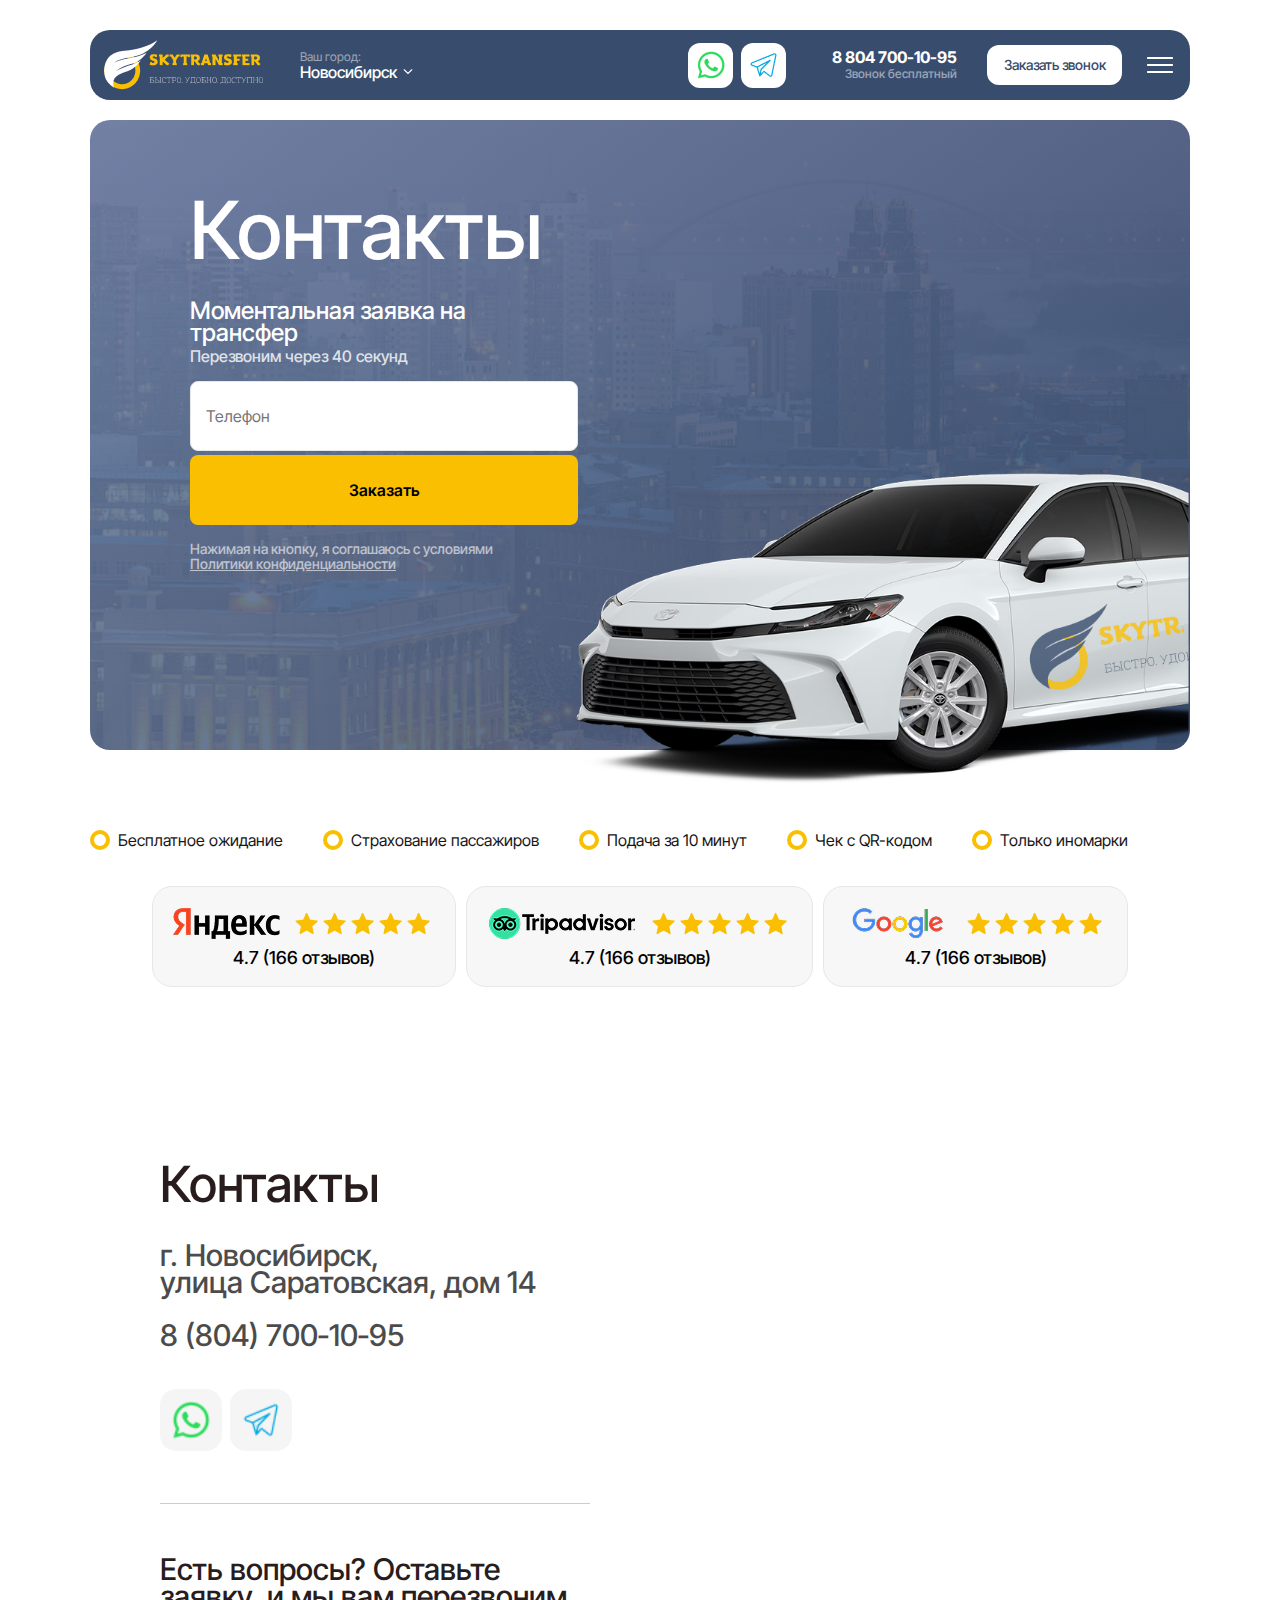
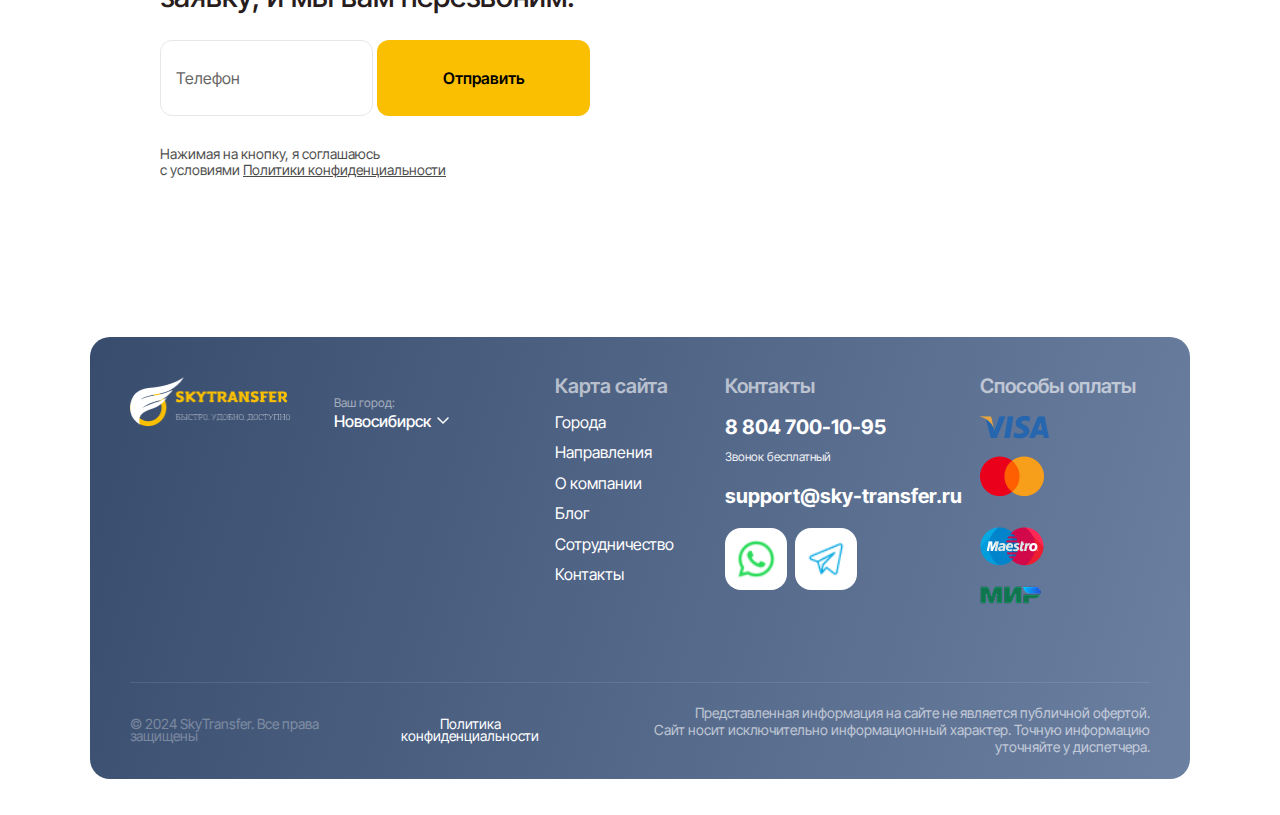
<file: contacts.html>
<!DOCTYPE html>
<html lang="ru">

<head>
    <meta charset="UTF-8">
    <meta name="viewport" content="width=device-width, initial-scale=1.0">
    <title>Контакты | Sky Transfer</title>
    <link rel="stylesheet" href="css/normalize.css">
    <link rel="stylesheet" href="css/bootstrap-grid.css">
    <link rel="stylesheet" href="https://cdn.jsdelivr.net/npm/swiper@11/swiper-bundle.min.css" />
    <link rel="stylesheet" href="css/style.css">
</head>

<body>
    <div class="container">

        <header class=" header">
            <div class="row align-items-center justify-content-between">
                <!-- Логотип и город -->
                <div class="header__left">
                    <a href="#" class="header__logo " aria-label="Логотип SkyTransfer">
                        <img src="img/logo.png" alt="SkyTransfer">
                    </a>
                    <div class="header__city d-block city-dropdown" id="cityHeader">
                        <span class="header__city-label">Ваш город:</span><br>

                        <button class="city-current" type="button" aria-haspopup="listbox">
                            <span class="city-name">Новосибирск</span>

                            <svg class="city-arrow" width="10" height="6" viewBox="0 0 12 8" fill="none">
                                <path d="M1 1L6 6L11 1" stroke="currentColor" stroke-width="1.5"
                                    stroke-linecap="round" />
                            </svg>
                        </button>

                        <ul class="city-list" role="listbox"></ul>
                    </div>
                </div>



                <!-- Контакты, кнопки и бургер -->
                <div class="header__right">
                    <!-- Меню (для десктопа) -->
                    <nav class="header__menu d-none ">
                        <a href="#" class="header__link">Расчет трансфера</a>
                        <a href="#" class="header__link">Оплата</a>
                        <a href="#" class="header__link">Отзывы</a>
                        <a href="#" class="header__link">Контакты</a>
                    </nav>
                    <div class=" header__icons d-none d-xl-flex">
                        <a href="#" class="header__icon mr-2" aria-label="WhatsApp">
                            <img src="img/whatsapp.png" alt="WhatsApp">
                        </a>
                        <a href="#" class="header__icon" aria-label="Telegram">
                            <img src="img/tg.png" alt="Telegram">
                        </a>
                    </div>
                    <a href="tel:88047001095" class=" header__phone d-none d-xl-block">
                        <strong>8 804 700-10-95</strong><br>
                        <span>Звонок бесплатный</span>
                    </a>
                    <div class="header__button d-none d-xl-flex">
                        <button class="btn btn-white">Заказать звонок</button>
                    </div>

                    <input type="checkbox" id="side-checkbox" />
                    <div class="side-panel">
                        <div>
                            <div class="side-panel-top">
                                <div><img src="img/logo.png" alt="Логотип"></div>
                                <label for="side-checkbox" class="close-btn"></label>
                            </div>
                            <div class="only-mob-menu">
                                <div class="only-mob-menu-item">
                                    <a href="#">Расчет трансфера</a>
                                </div>
                                <div class="only-mob-menu-item">
                                    <a href="#">Оплата</a>
                                </div>
                                <div class="only-mob-menu-item">
                                    <a href="#">Отзывы</a>
                                </div>
                                <div class="only-mob-menu-item">
                                    <a href="#">Контакты</a>
                                </div>
                            </div>
                            <div class="side-menu">
                                <div class="side-menu-item">
                                    <a href="#">Города</a>
                                </div>
                                <div class="side-menu-item">
                                    <a href="#">Направления</a>
                                </div>
                                <div class="side-menu-item">
                                    <a href="#">Блог</a>
                                </div>
                                <div class="side-menu-item">
                                    <a href="#">Сотрудничество</a>
                                </div>
                                <div class="side-menu-item">
                                    <a href="#">О компании</a>
                                </div>
                            </div>
                        </div>
                        <div>


                            <div class=" header__icons">
                                <a href="#" class="header__icon mr-2" aria-label="WhatsApp">
                                    <img src="img/whatsapp.png" alt="WhatsApp">
                                </a>
                                <a href="#" class="header__icon" aria-label="Telegram">
                                    <img src="img/tg.png" alt="Telegram">
                                </a>
                            </div>
                            <a href="tel:88047001095" class="d-block header__phone">
                                <strong>8 804 700-10-95</strong><br>
                                <span>Звонок бесплатный</span>
                            </a>
                            <a href="mailto:support@sky-transfer.ru" class="footer__email">support@sky-transfer.ru</a>
                            <div class="header__button ">
                                <button class="btn btn-white">Заказать звонок</button>
                            </div>
                        </div>
                    </div>
                    <div class="header__burger side-b side-open side-button-1-wr">
                        <label class="side-button-1" for="side-checkbox">
                            <div class="side-b side-open"><img src="img/icons/burger.png" alt="Меню"></div>
                        </label>

                    </div>

                </div>
            </div>


        </header>

        <div class="header__bottom-mobile d-flex d-md-none">
            <a href="tel:88047001095" class="d-block header__phone">
                <strong>8 804 700-10-95</strong><br>
                <span>Звонок бесплатный</span>
            </a>
            <div class="header__button ">
                <button class="btn btn-white">Заказать звонок</button>
            </div>
        </div>
    </div>
    <section class="hero">
        <div class="container ">
            <div class="hero__inner">
                <div class="hero__content">
                    <h1 class="hero__title">Контакты</h1>

                    <div class="hero__list d-flex d-md-none">
                        <div class="hero__list-item">
                            <div class="hero__list-icon"></div>
                            <div class="hero__list-text">Бесплатное ожидание</div>
                        </div>
                        <div class="hero__list-item">
                            <div class="hero__list-icon"></div>
                            <div class="hero__list-text">Стахование пассажиров</div>
                        </div>
                        <div class="hero__list-item">
                            <div class="hero__list-icon"></div>
                            <div class="hero__list-text">Подача за 10 минут</div>
                        </div>
                        <div class="hero__list-item">
                            <div class="hero__list-icon"></div>
                            <div class="hero__list-text">Чек с QR-кодом</div>
                        </div>
                        <div class="hero__list-item">
                            <div class="hero__list-icon"></div>
                            <div class="hero__list-text">Только иномарки</div>
                        </div>
                    </div>
                    <form class="hero__form">
                        <p class="hero__subtitle">
                            Моментальная заявка на трансфер<br>
                            <span class="hero__timer">Перезвоним через&nbsp;40&nbsp;секунд</span>
                        </p>

                        <input type="tel" class="hero__field hero__field--big" placeholder="Телефон">
                   
           


                        <button type="submit" class="hero__btn hero__btn--big">Заказать</button>
                        <div class="hero__privacy">
                            Нажимая на кнопку, я соглашаюсь с условиями <a href="#">Политики конфиденциальности</a>
                        </div>
                    </form>


                </div>
                <img src="img/car.png" alt="SkyTransfer car" class="hero__car">
            </div>
        </div>


    </section>
    <section class="advantages">
        <div class="container">

            <!-- Перечень преимуществ -->
            <div class="advantages__features d-none d-lg-flex row">
                <div class="advantages__feature">
                    <span class="advantages__icon"></span>
                    <span class="advantages__text">Бесплатное ожидание</span>
                </div>

                <div class="advantages__feature">
                    <span class="advantages__icon"></span>
                    <span class="advantages__text">Страхование пассажиров</span>
                </div>


                <div class="advantages__feature">
                    <span class="advantages__icon"></span>
                    <span class="advantages__text">Подача за 10 минут</span>
                </div>


                <div class="advantages__feature">
                    <span class="advantages__icon"></span>
                    <span class="advantages__text">Чек с QR-кодом</span>
                </div>


                <div class="advantages__feature">
                    <span class="advantages__icon"></span>
                    <span class="advantages__text">Только иномарки</span>
                </div>

            </div>

            <!-- Блоки с отзывами -->
            <div class="advantages__reviews row">
                <div class=" advantages__review">
                    <div class="advantages__review-card">
                        <div class="advantages__review-title">
                            <img src="img/yandex.png" alt="Яндекс" class="advantages__logo">
                            <span class="advantages__stars">
                                <img src="img/5stars.png" alt="Отзыв 5 звёзд">
                            </span>
                        </div>
                        <div class="advantages__review-rating">4.7 (166 отзывов)</div>
                    </div>
                </div>
                <div class=" advantages__review">
                    <div class="advantages__review-card">
                        <div class="advantages__review-title">
                            <img src="img/tripadvisor.png" alt="Tripadvisor" class="advantages__logo">
                            <span class="advantages__stars">
                                <img src="img/5stars.png" alt="Отзыв 5 звёзд">
                            </span>
                        </div>
                        <div class="advantages__review-rating">4.7 (166 отзывов)</div>
                    </div>
                </div>
                <div class=" advantages__review">
                    <div class="advantages__review-card">
                        <div class="advantages__review-title">
                            <img src="img/google.png" alt="Google" class="advantages__logo">
                            <span class="advantages__stars">
                                <img src="img/5stars.png" alt="Отзыв 5 звёзд">
                            </span>
                        </div>
                        <div class="advantages__review-rating">4.7 (166 отзывов)</div>
                    </div>
                </div>
            </div>
        </div>
    </section>

    <section class="container">
        <div class="contact-map row no-gutters">
            <div id="yandex-map" class="contact-map__background"></div>
            <!-- карточка контактов -->
            <div class="col-12 col-lg-6">
                <div class="contact-card">
                    <h2 class="contact-card__title">Контакты</h2>

                    <address class="contact-card__addr">
                        г.&nbsp;Новосибирск, улица Саратовская, дом&nbsp;14
                    </address>

                    <a href="tel:+78047001095" class="contact-card__phone">8 (804) 700‑10‑95</a>

                    <div class="contact-card__messengers">
                        <a href="#"><img src="img/whatsapp.png" alt="WhatsApp"></a>
                        <a href="#"><img src="img/tg.png" alt="Telegram"></a>
                    </div>

                    <!-- разделительная линия -->
                    <hr class="contact-card__divider">

                    <p class="contact-card__lead">
                        Есть вопросы? Оставьте заявку, и мы вам перезвоним.
                    </p>

                    <form class="contact-card__form ">
                        <input type="tel" class="contact-card__input" placeholder="Телефон" required>
                        <button class="contact-card__btn">Отправить</button>
                    </form>

                    <small class="contact-card__policy">
                        Нажимая на кнопку, я соглашаюсь с условиями <a href="#">Политики конфиденциальности</a>
                    </small>
                </div>
            </div>

        </div>
    </section>
    <div class="container">
        <footer class="footer row">
            <!-- ВЕРХНЯЯ ГРИД‑ЗОНА -->

            <div class="col-12 footer__top ">
                <div class="row no-gutters">

                    <!-- ЛОГО + ГОРОД -->
                    <div class="col-12  col-lg-5 footer__block footer__brand">
                        <a href="/"><img src="img/logo.png" alt="SkyTransfer" class="footer__logo"></a>


                        <!-- ==== Ф У Т Е Р ==== -->
                        <div class="footer__city city-dropdown" id="cityFooter">
                            <div style="position: relative;">
                                <span class="footer-label">Ваш город:</span><br>

                                <button class="city-current" type="button" aria-haspopup="listbox">
                                    <span class="city-name">Новосибирск</span>

                                    <svg class="city-arrow" width="12" height="8" viewBox="0 0 12 8" fill="none">
                                        <path d="M1 1L6 6L11 1" stroke="currentColor" stroke-width="1.5"
                                            stroke-linecap="round" />
                                    </svg>

                                </button>
                                <ul class="city-list" role="listbox"></ul>
                            </div>




                        </div>

                    </div>

                    <!-- КАРТА САЙТА -->
                    <div class="col-12 col-md-4 col-lg-2 footer__block footer__block-links">
                        <h3 class="footer__heading">Карта сайта</h3>
                        <ul class="footer__list">
                            <li><a href="#">Города</a></li>
                            <li><a href="#">Направления</a></li>
                            <li><a href="#">О компании</a></li>
                            <li><a href="#">Блог</a></li>
                            <li><a href="#">Сотрудничество</a></li>
                            <li><a href="#">Контакты</a></li>
                        </ul>
                    </div>

                    <!-- КОНТАКТЫ -->
                    <div class="col-12 col-md-4 col-lg-3 footer__block footer__block-contacts">
                        <h3 class="footer__heading">Контакты</h3>
                        <a href="tel:+78047001095" class="footer__phone">
                            <span>8 804 700-10-95</span>
                            <small>Звонок бесплатный</small>
                        </a>
                        <a href="mailto:support@sky-transfer.ru" class="footer__email">support@sky-transfer.ru</a>

                        <div class="footer__messengers">
                            <a href="#"><img src="img/whatsapp.png" alt="WhatsApp"></a>
                            <a href="#"><img src="img/tg.png" alt="Telegram"></a>
                        </div>
                    </div>

                    <!-- СПОСОБЫ ОПЛАТЫ -->
                    <div class="col-12 col-md-4 col-lg-2 footer__block footer__payments">
                        <h3 class="footer__heading">Способы оплаты</h3>
                        <ul class="footer__pay">
                            <li><img src="img/visa.png" alt="Visa"></li>
                            <li><img src="img/mastercard.png" alt="MasterCard"></li>
                            <li><img src="img/maestro.png" alt="Maestro"></li>
                            <li><img src="img/mir.png" alt="МИР"></li>
                        </ul>
                    </div>
                </div>
            </div><!-- /.footer__top -->

            <!-- НИЖНЯЯ СТРОКА -->
            <div class="row footer__bottom no-gutters">
                <div class="col-lg-3 footer__copy">
                    © 2024 SkyTransfer. Все права защищены
                </div>
                <div class="col-lg-2 footer__policy ">
                    <a href="#">Политика конфиденциальности</a>
                </div>
                <div class="col-lg-6 footer__disclaimer ">
                    <p>Представленная информация на сайте не является публичной офертой.</p>
                    <p>Сайт носит исключительно информационный характер. Точную информацию уточняйте у диспетчера.</p>
                </div>
            </div>
        </footer>
    </div>

    <script src="https://cdn.jsdelivr.net/npm/swiper@11/swiper-bundle.min.js"></script>
   
    <script src="https://api-maps.yandex.ru/2.1/?lang=ru_RU&apikey=5cac17b6-1a2d-41ba-bdf4-1a42146f3768"
        type="text/javascript"></script>
    <script src="js/script.js"></script>





</body>

</html>
</file>
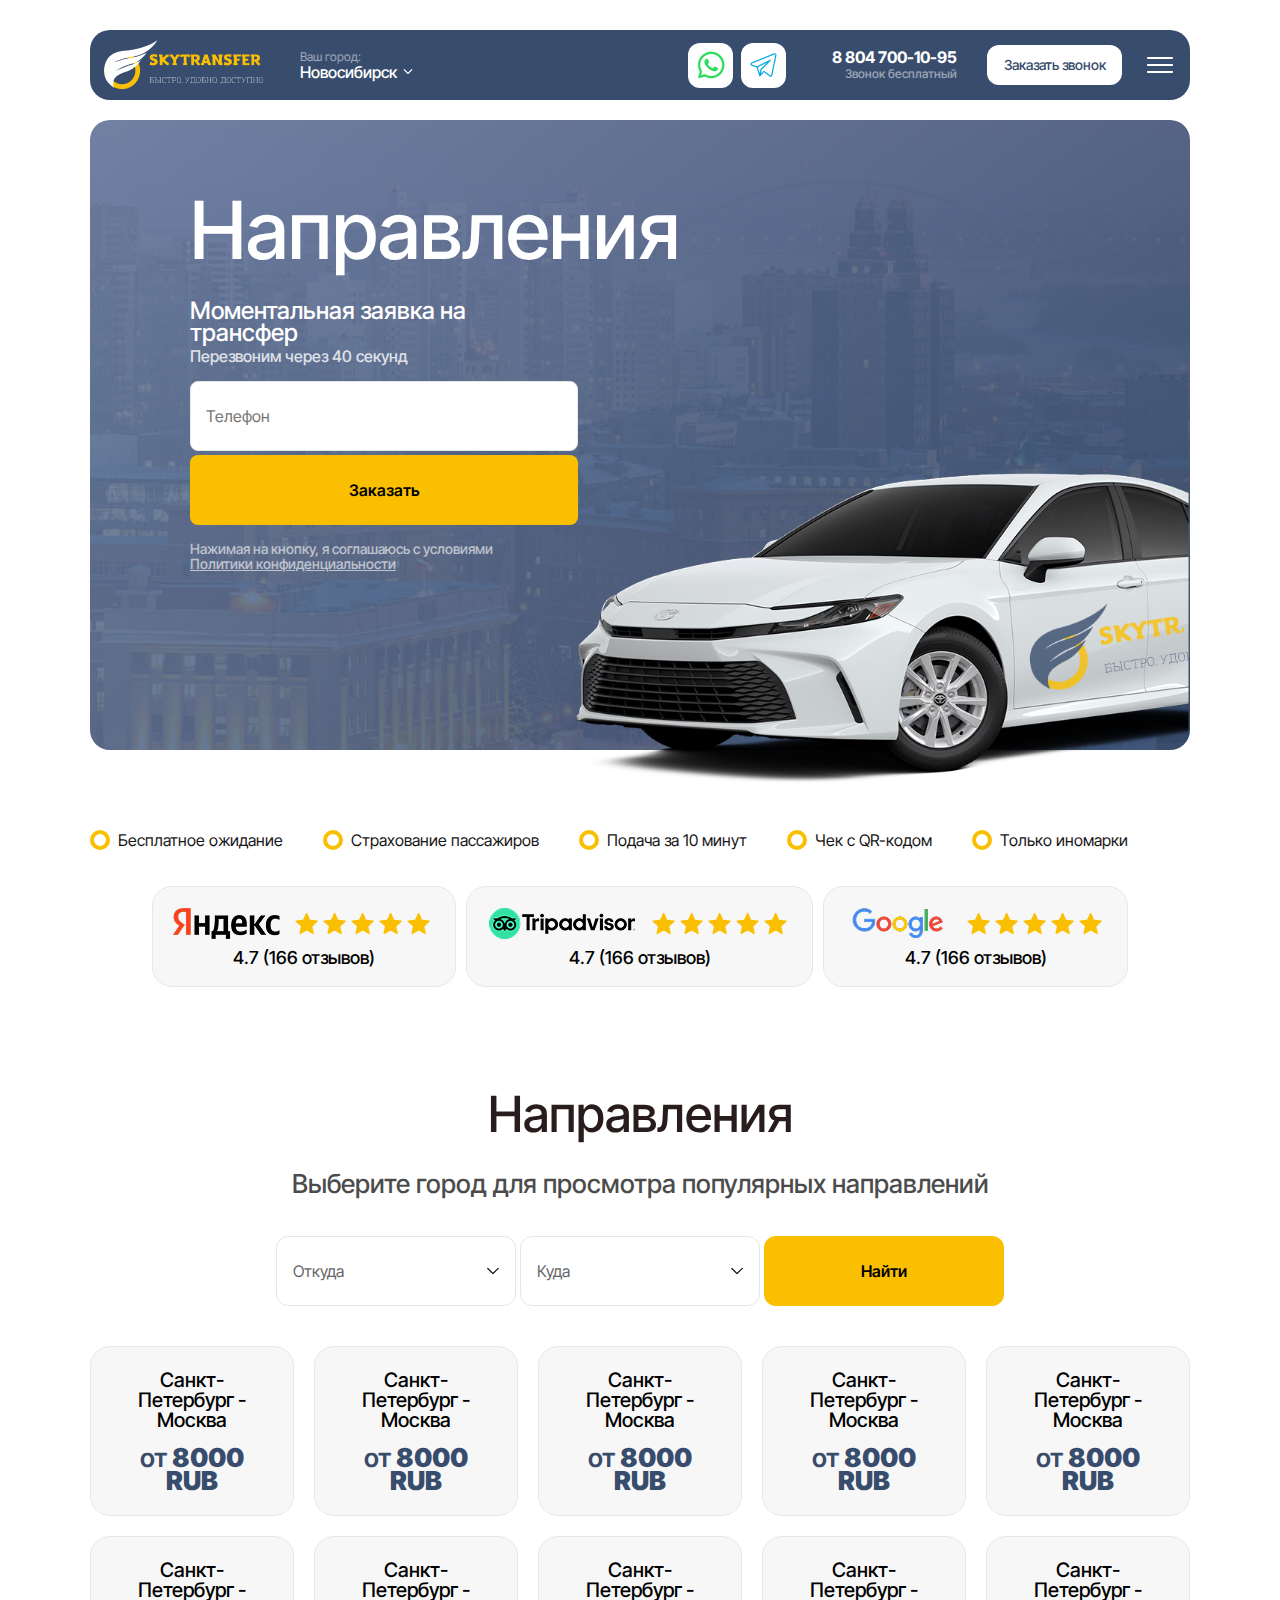
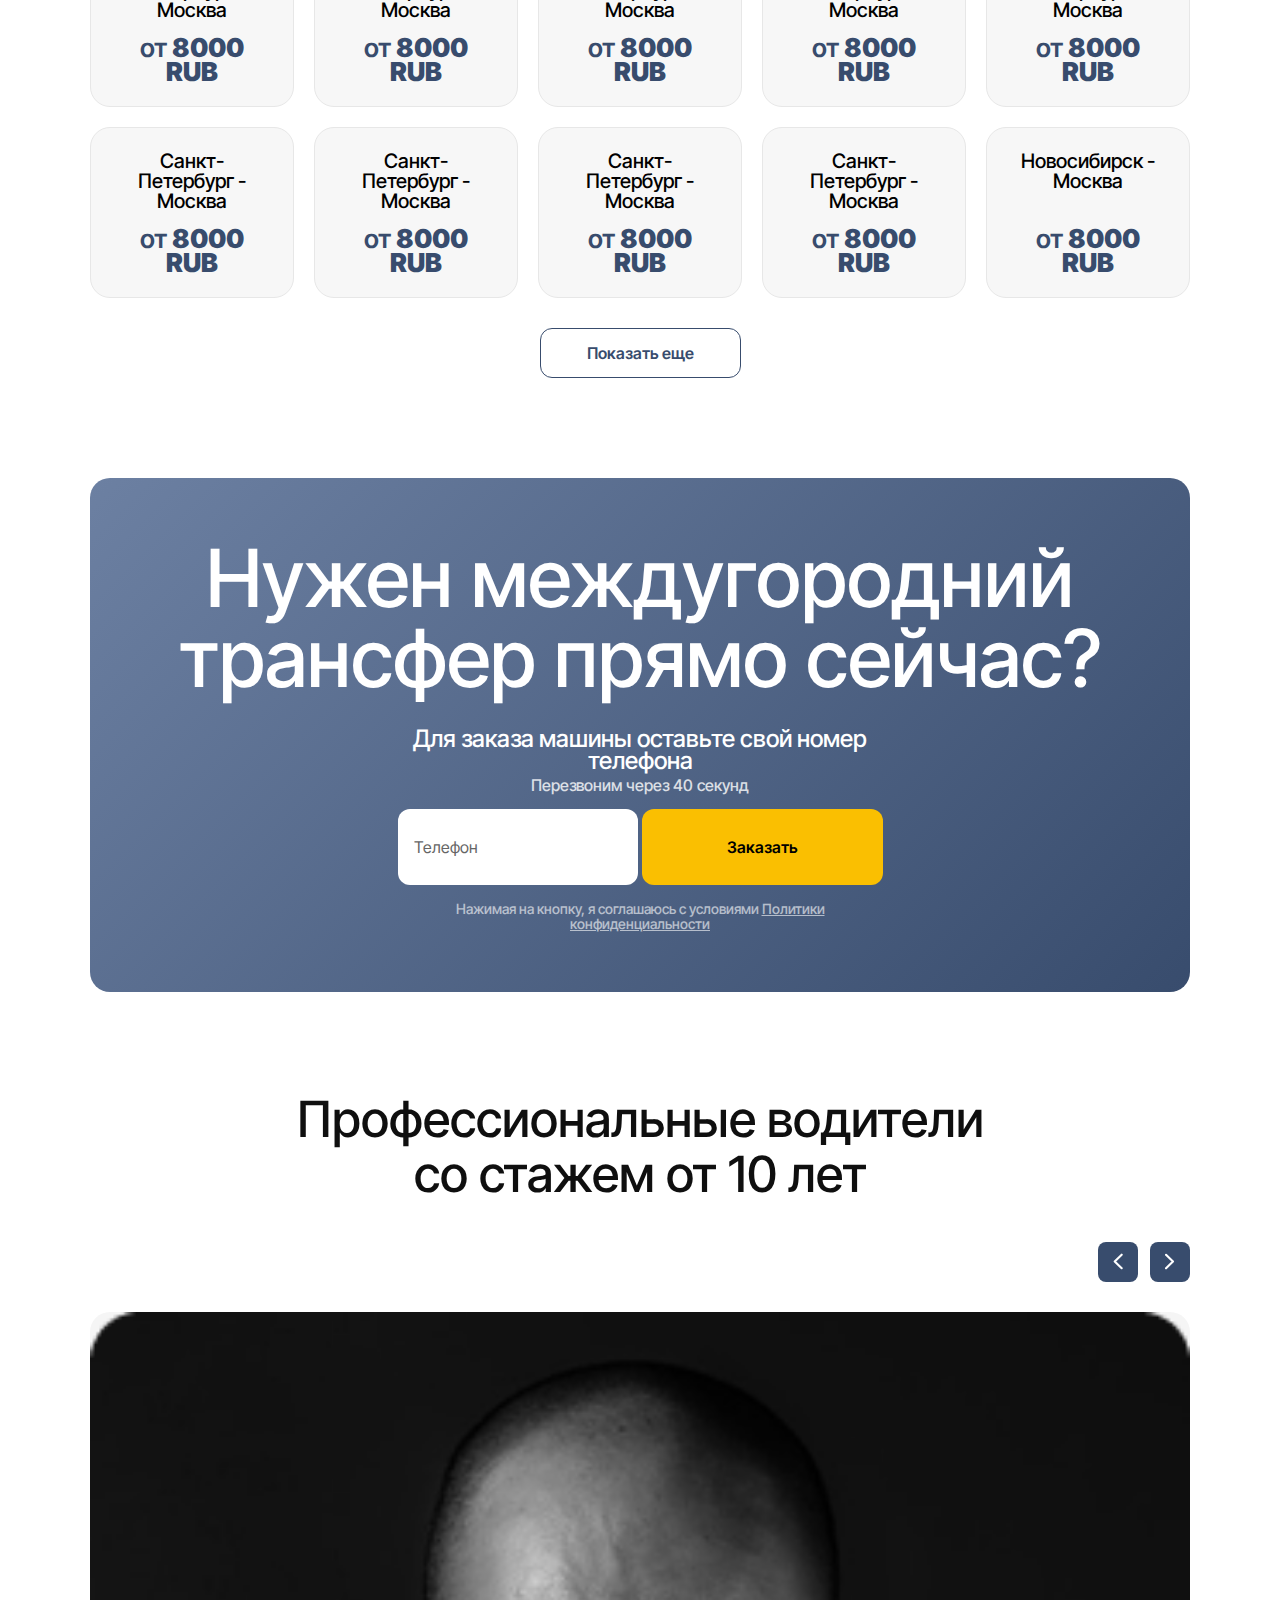
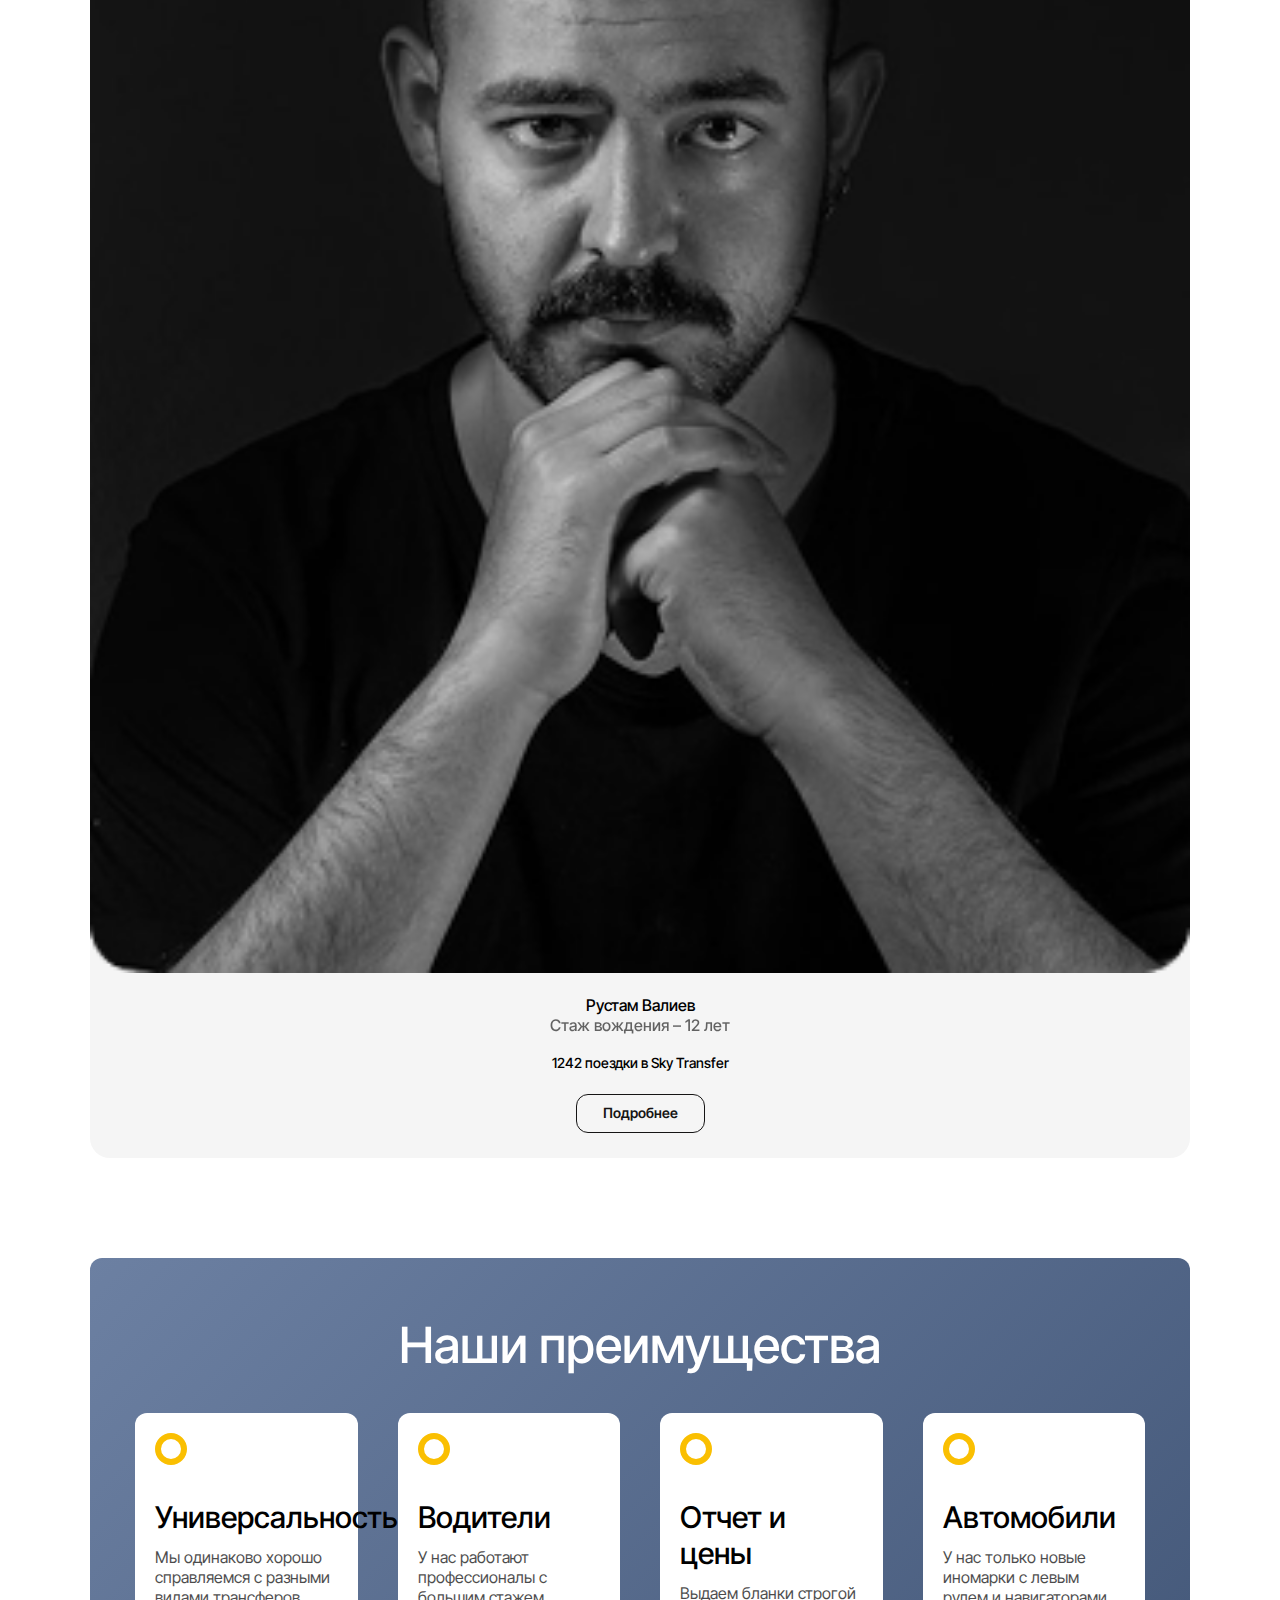
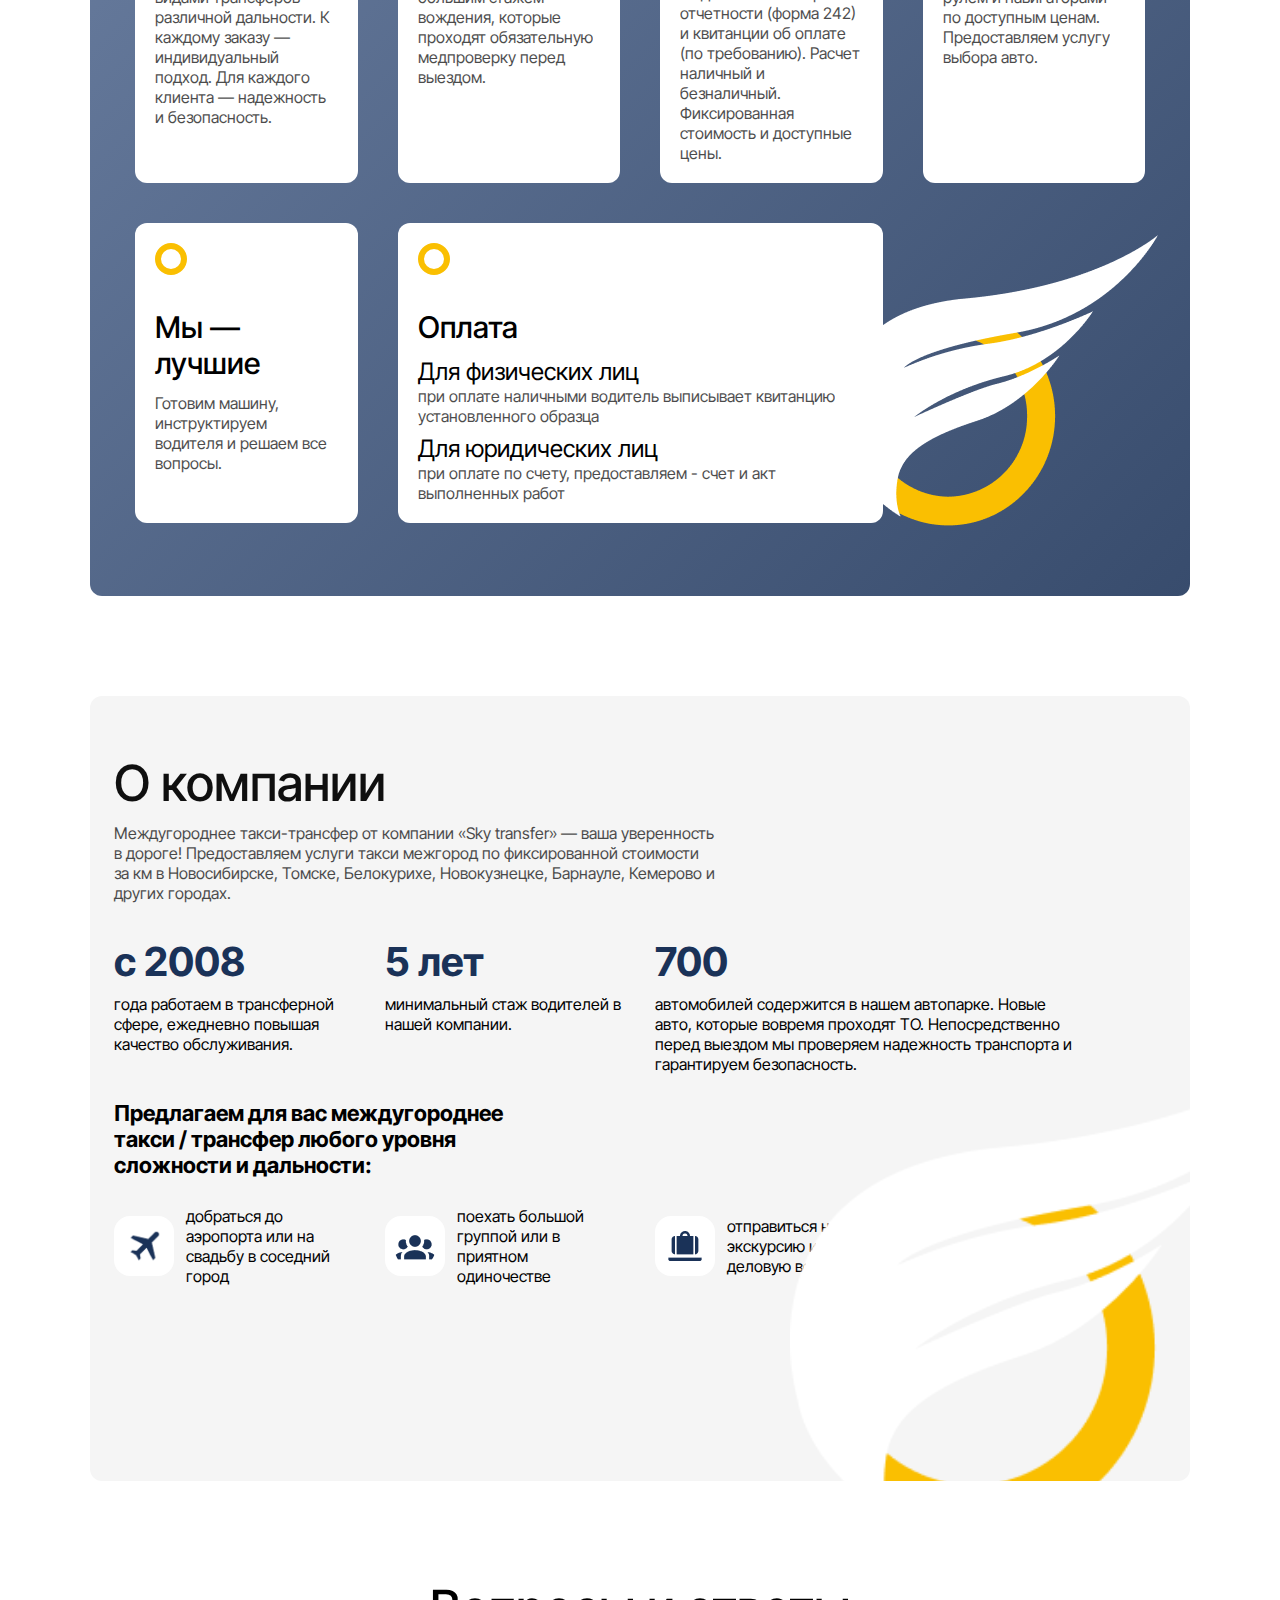
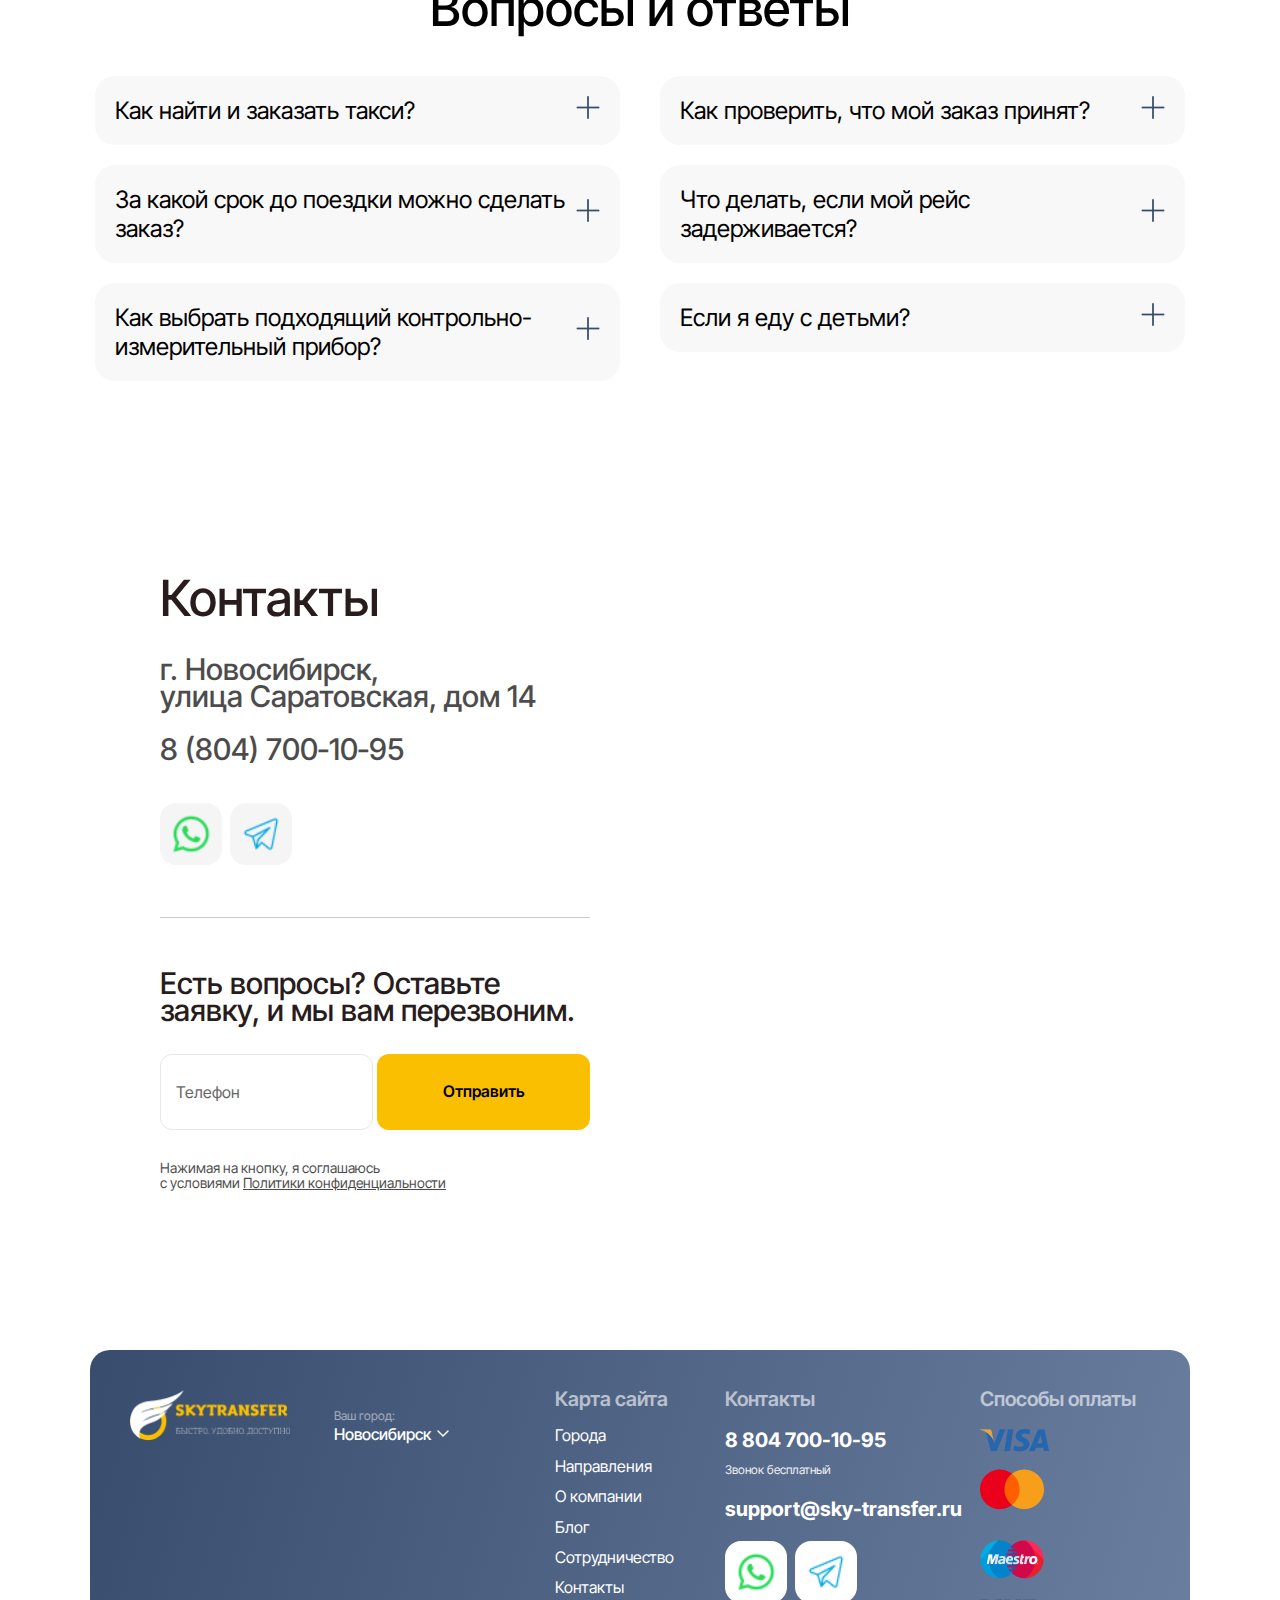
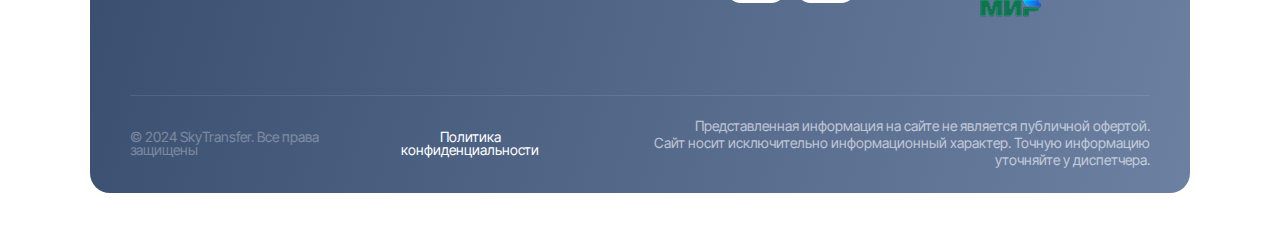
<file: directions.html>
<!DOCTYPE html>
<html lang="ru">

<head>
    <meta charset="UTF-8">
    <meta name="viewport" content="width=device-width, initial-scale=1.0">
    <title>Направления | Sky Transfer</title>
    <link rel="stylesheet" href="css/normalize.css">
    <link rel="stylesheet" href="css/bootstrap-grid.css">
    <link rel="stylesheet" href="https://cdn.jsdelivr.net/npm/swiper@11/swiper-bundle.min.css" />
    <link rel="stylesheet" href="css/style.css">
</head>

<body>
    <div class="container">

        <header class=" header">
            <div class="row align-items-center justify-content-between">
                <!-- Логотип и город -->
                <div class="header__left">
                    <a href="#" class="header__logo " aria-label="Логотип SkyTransfer">
                        <img src="img/logo.png" alt="SkyTransfer">
                    </a>
                    <div class="header__city d-block city-dropdown" id="cityHeader">
                        <span class="header__city-label">Ваш город:</span><br>

                        <button class="city-current" type="button" aria-haspopup="listbox">
                            <span class="city-name">Новосибирск</span>

                            <svg class="city-arrow" width="10" height="6" viewBox="0 0 12 8" fill="none">
                                <path d="M1 1L6 6L11 1" stroke="currentColor" stroke-width="1.5"
                                    stroke-linecap="round" />
                            </svg>
                        </button>

                        <ul class="city-list" role="listbox"></ul>
                    </div>
                </div>



                <!-- Контакты, кнопки и бургер -->
                <div class="header__right">
                    <!-- Меню (для десктопа) -->
                    <nav class="header__menu d-none ">
                        <a href="#" class="header__link">Расчет трансфера</a>
                        <a href="#" class="header__link">Оплата</a>
                        <a href="#" class="header__link">Отзывы</a>
                        <a href="#" class="header__link">Контакты</a>
                    </nav>
                    <div class=" header__icons d-none d-xl-flex">
                        <a href="#" class="header__icon mr-2" aria-label="WhatsApp">
                            <img src="img/whatsapp.png" alt="WhatsApp">
                        </a>
                        <a href="#" class="header__icon" aria-label="Telegram">
                            <img src="img/tg.png" alt="Telegram">
                        </a>
                    </div>
                    <a href="tel:88047001095" class=" header__phone d-none d-xl-block">
                        <strong>8 804 700-10-95</strong><br>
                        <span>Звонок бесплатный</span>
                    </a>
                    <div class="header__button d-none d-xl-flex">
                        <button class="btn btn-white">Заказать звонок</button>
                    </div>

                    <input type="checkbox" id="side-checkbox" />
                    <div class="side-panel">
                        <div>
                            <div class="side-panel-top">
                                <div><img src="img/logo.png" alt="Логотип"></div>
                                <label for="side-checkbox" class="close-btn"></label>
                            </div>
                            <div class="only-mob-menu">
                                <div class="only-mob-menu-item">
                                    <a href="#">Расчет трансфера</a>
                                </div>
                                <div class="only-mob-menu-item">
                                    <a href="#">Оплата</a>
                                </div>
                                <div class="only-mob-menu-item">
                                    <a href="#">Отзывы</a>
                                </div>
                                <div class="only-mob-menu-item">
                                    <a href="#">Контакты</a>
                                </div>
                            </div>
                            <div class="side-menu">
                                <div class="side-menu-item">
                                    <a href="#">Города</a>
                                </div>
                                <div class="side-menu-item">
                                    <a href="#">Направления</a>
                                </div>
                                <div class="side-menu-item">
                                    <a href="#">Блог</a>
                                </div>
                                <div class="side-menu-item">
                                    <a href="#">Сотрудничество</a>
                                </div>
                                <div class="side-menu-item">
                                    <a href="#">О компании</a>
                                </div>
                            </div>
                        </div>
                        <div>


                            <div class=" header__icons">
                                <a href="#" class="header__icon mr-2" aria-label="WhatsApp">
                                    <img src="img/whatsapp.png" alt="WhatsApp">
                                </a>
                                <a href="#" class="header__icon" aria-label="Telegram">
                                    <img src="img/tg.png" alt="Telegram">
                                </a>
                            </div>
                            <a href="tel:88047001095" class="d-block header__phone">
                                <strong>8 804 700-10-95</strong><br>
                                <span>Звонок бесплатный</span>
                            </a>
                            <a href="mailto:support@sky-transfer.ru" class="footer__email">support@sky-transfer.ru</a>
                            <div class="header__button ">
                                <button class="btn btn-white">Заказать звонок</button>
                            </div>
                        </div>
                    </div>
                    <div class="header__burger side-b side-open side-button-1-wr">
                        <label class="side-button-1" for="side-checkbox">
                            <div class="side-b side-open"><img src="img/icons/burger.png" alt="Меню"></div>
                        </label>

                    </div>

                </div>
            </div>


        </header>

        <div class="header__bottom-mobile d-flex d-md-none">
            <a href="tel:88047001095" class="d-block header__phone">
                <strong>8 804 700-10-95</strong><br>
                <span>Звонок бесплатный</span>
            </a>
            <div class="header__button ">
                <button class="btn btn-white">Заказать звонок</button>
            </div>
        </div>
    </div>
    <section class="hero">
        <div class="container ">
            <div class="hero__inner">
                <div class="hero__content">
                    <h1 class="hero__title">Направления</h1>

                    <div class="hero__list d-flex d-md-none">
                        <div class="hero__list-item">
                            <div class="hero__list-icon"></div>
                            <div class="hero__list-text">Бесплатное ожидание</div>
                        </div>
                        <div class="hero__list-item">
                            <div class="hero__list-icon"></div>
                            <div class="hero__list-text">Стахование пассажиров</div>
                        </div>
                        <div class="hero__list-item">
                            <div class="hero__list-icon"></div>
                            <div class="hero__list-text">Подача за 10 минут</div>
                        </div>
                        <div class="hero__list-item">
                            <div class="hero__list-icon"></div>
                            <div class="hero__list-text">Чек с QR-кодом</div>
                        </div>
                        <div class="hero__list-item">
                            <div class="hero__list-icon"></div>
                            <div class="hero__list-text">Только иномарки</div>
                        </div>
                    </div>
                    <form class="hero__form">
                        <p class="hero__subtitle">
                            Моментальная заявка на трансфер<br>
                            <span class="hero__timer">Перезвоним через&nbsp;40&nbsp;секунд</span>
                        </p>

                        <input type="tel" class="hero__field hero__field--big" placeholder="Телефон">
                   
           


                        <button type="submit" class="hero__btn hero__btn--big">Заказать</button>
                        <div class="hero__privacy">
                            Нажимая на кнопку, я соглашаюсь с условиями <a href="#">Политики конфиденциальности</a>
                        </div>
                    </form>


                </div>
                <img src="img/car.png" alt="SkyTransfer car" class="hero__car">
            </div>
        </div>


    </section>
    <section class="advantages">
        <div class="container">

            <!-- Перечень преимуществ -->
            <div class="advantages__features d-none d-lg-flex row">
                <div class="advantages__feature">
                    <span class="advantages__icon"></span>
                    <span class="advantages__text">Бесплатное ожидание</span>
                </div>

                <div class="advantages__feature">
                    <span class="advantages__icon"></span>
                    <span class="advantages__text">Страхование пассажиров</span>
                </div>


                <div class="advantages__feature">
                    <span class="advantages__icon"></span>
                    <span class="advantages__text">Подача за 10 минут</span>
                </div>


                <div class="advantages__feature">
                    <span class="advantages__icon"></span>
                    <span class="advantages__text">Чек с QR-кодом</span>
                </div>


                <div class="advantages__feature">
                    <span class="advantages__icon"></span>
                    <span class="advantages__text">Только иномарки</span>
                </div>

            </div>

            <!-- Блоки с отзывами -->
            <div class="advantages__reviews row">
                <div class=" advantages__review">
                    <div class="advantages__review-card">
                        <div class="advantages__review-title">
                            <img src="img/yandex.png" alt="Яндекс" class="advantages__logo">
                            <span class="advantages__stars">
                                <img src="img/5stars.png" alt="Отзыв 5 звёзд">
                            </span>
                        </div>
                        <div class="advantages__review-rating">4.7 (166 отзывов)</div>
                    </div>
                </div>
                <div class=" advantages__review">
                    <div class="advantages__review-card">
                        <div class="advantages__review-title">
                            <img src="img/tripadvisor.png" alt="Tripadvisor" class="advantages__logo">
                            <span class="advantages__stars">
                                <img src="img/5stars.png" alt="Отзыв 5 звёзд">
                            </span>
                        </div>
                        <div class="advantages__review-rating">4.7 (166 отзывов)</div>
                    </div>
                </div>
                <div class=" advantages__review">
                    <div class="advantages__review-card">
                        <div class="advantages__review-title">
                            <img src="img/google.png" alt="Google" class="advantages__logo">
                            <span class="advantages__stars">
                                <img src="img/5stars.png" alt="Отзыв 5 звёзд">
                            </span>
                        </div>
                        <div class="advantages__review-rating">4.7 (166 отзывов)</div>
                    </div>
                </div>
            </div>
        </div>
    </section>
    <section class="routes container">
        <!-- Заголовок -->
        <div class="row">
            <div class="col-12">
                <h2 class="routes__title">Направления</h2>
                <div class="routes__subtitle">Выберите город для просмотра популярных направлений</div>
            </div>
        </div>
        <div class="routes__search">
            <!--  Откуда  -->
            <div class="c-select  routes__search-item" data-placeholder="Откуда">
                <button type="button" class="c-select__trigger" aria-haspopup="listbox">
                    <span class="c-select__label">Откуда</span>
                    <div class="c-select__search-wrap">
                        <input type="text" class="c-select__search" placeholder="Поиск…" autocomplete="off">
                    </div>
                    <svg class="c-select__chevron" xmlns="http://www.w3.org/2000/svg"
                        xmlns:xlink="http://www.w3.org/1999/xlink" width="12px" height="12px"
                        viewBox="0 -4.5 20 20" version="1.1">
                        <g id="Page-1" stroke="none" stroke-width="2" fill="none" fill-rule="evenodd">
                            <g id="Dribbble-Light-Preview" transform="translate(-140.000000, -6683.000000)"
                                fill="#000000">
                                <g id="icons" transform="translate(56.000000, 160.000000)">
                                    <path
                                        d="M84,6532.61035 L85.4053672,6534 L94.0131154,6525.73862 L94.9311945,6526.61986 L94.9261501,6526.61502 L102.573446,6533.95545 L104,6532.58614 C101.8864,6530.55736 95.9854722,6524.89321 94.0131154,6523 C92.5472155,6524.40611 93.9757869,6523.03486 84,6532.61035"
                                        id="arrow_up-[#340]">

                                    </path>
                                </g>
                            </g>
                        </g>
                    </svg>
                </button>

                <ul class="c-select__list" role="listbox">
                    <li class="c-select__item" data-value="Новосибирск">Новосибирск</li>
                    <li class="c-select__item" data-value="Барнаул">Барнаул</li>
                    <li class="c-select__item" data-value="Томск">Томск</li>
                    <li class="c-select__item" data-value="Москва">Москва</li>
                    <li class="c-select__item" data-value="Санкт-Петербург">Санкт-Петербург</li>
                    <li class="c-select__item" data-value="Курск">Курск</li>
                    <li class="c-select__item" data-value="Воронеж">Воронеж</li>
                    <li class="c-select__item" data-value="Сочи">Сочи</li>
                </ul>

                <input type="hidden" name="from" required>
            </div>
            <!--  Куда  -->
            <div class="c-select  routes__search-item" data-placeholder="Куда">
                <button type="button" class="c-select__trigger" aria-haspopup="listbox">
                    <span class="c-select__label">Куда</span>
                    <div class="c-select__search-wrap">
                        <input type="text" class="c-select__search" placeholder="Поиск…" autocomplete="off">
                    </div>
                    <svg class="c-select__chevron" xmlns="http://www.w3.org/2000/svg"
                        xmlns:xlink="http://www.w3.org/1999/xlink" width="12px" height="12px"
                        viewBox="0 -4.5 20 20" version="1.1">
                        <g id="Page-1" stroke="none" stroke-width="2" fill="none" fill-rule="evenodd">
                            <g id="Dribbble-Light-Preview" transform="translate(-140.000000, -6683.000000)"
                                fill="#000000">
                                <g id="icons" transform="translate(56.000000, 160.000000)">
                                    <path
                                        d="M84,6532.61035 L85.4053672,6534 L94.0131154,6525.73862 L94.9311945,6526.61986 L94.9261501,6526.61502 L102.573446,6533.95545 L104,6532.58614 C101.8864,6530.55736 95.9854722,6524.89321 94.0131154,6523 C92.5472155,6524.40611 93.9757869,6523.03486 84,6532.61035"
                                        id="arrow_up-[#340]">

                                    </path>
                                </g>
                            </g>
                        </g>
                    </svg>
                </button>

                <ul class="c-select__list" role="listbox">
                    <li class="c-select__item" data-value="Новосибирск">Новосибирск</li>
                    <li class="c-select__item" data-value="Барнаул">Барнаул</li>
                    <li class="c-select__item" data-value="Томск">Томск</li>
                    <li class="c-select__item" data-value="Москва">Москва</li>
                    <li class="c-select__item" data-value="Санкт-Петербург">Санкт-Петербург</li>
                    <li class="c-select__item" data-value="Курск">Курск</li>
                    <li class="c-select__item" data-value="Воронеж">Воронеж</li>
                    <li class="c-select__item" data-value="Сочи">Сочи</li>
                </ul>

                <input type="hidden" name="to" required>
            </div>
            <button type="submit " class="hero__btn  routes__search-item">Найти</button>
        </div>
       
        <!-- Карточки направлений -->
        <div class="routes__tab-content is-visible" id="msc">
            <div class="row routes__list ">
                <a href="#" class="col-6  col-md-4 col-lg-3 col-xl-1-5 routes__item">
                    <div class="routes__card">
                        <div class="routes__direction">Санкт-Петербург - Москва</div>
                        <div class="routes__price">от <strong>8000 RUB</strong></div>
                    </div>
                </a>
                <a href="#" class="col-6  col-md-4 col-lg-3 col-xl-1-5 routes__item">
                    <div class="routes__card">
                        <div class="routes__direction">Санкт-Петербург - Москва</div>
                        <div class="routes__price">от <strong>8000 RUB</strong></div>
                    </div>
                </a>
                <a href="#" class="col-6  col-md-4 col-lg-3 col-xl-1-5 routes__item">
                    <div class="routes__card">
                        <div class="routes__direction">Санкт-Петербург - Москва</div>
                        <div class="routes__price">от <strong>8000 RUB</strong></div>
                    </div>
                </a>
                <a href="#" class="col-6  col-md-4 col-lg-3 col-xl-1-5 routes__item">
                    <div class="routes__card">
                        <div class="routes__direction">Санкт-Петербург - Москва</div>
                        <div class="routes__price">от <strong>8000 RUB</strong></div>
                    </div>
                </a>
                <a href="#" class="col-6  col-md-4 col-lg-3 col-xl-1-5 routes__item">
                    <div class="routes__card">
                        <div class="routes__direction">Санкт-Петербург - Москва</div>
                        <div class="routes__price">от <strong>8000 RUB</strong></div>
                    </div>
                </a>
                <a href="#" class="col-6  col-md-4 col-lg-3 col-xl-1-5 routes__item">
                    <div class="routes__card">
                        <div class="routes__direction">Санкт-Петербург - Москва</div>
                        <div class="routes__price">от <strong>8000 RUB</strong></div>
                    </div>
                </a>
                <a href="#" class="col-6  col-md-4 col-lg-3 col-xl-1-5 routes__item">
                    <div class="routes__card">
                        <div class="routes__direction">Санкт-Петербург - Москва</div>
                        <div class="routes__price">от <strong>8000 RUB</strong></div>
                    </div>
                </a>
                <a href="#" class="col-6  col-md-4 col-lg-3 col-xl-1-5 routes__item">
                    <div class="routes__card">
                        <div class="routes__direction">Санкт-Петербург - Москва</div>
                        <div class="routes__price">от <strong>8000 RUB</strong></div>
                    </div>
                </a>
                <a href="#" class="col-6  col-md-4 col-lg-3 col-xl-1-5 routes__item">
                    <div class="routes__card">
                        <div class="routes__direction">Санкт-Петербург - Москва</div>
                        <div class="routes__price">от <strong>8000 RUB</strong></div>
                    </div>
                </a>
                <a href="#" class="col-6  col-md-4 col-lg-3 col-xl-1-5 routes__item">
                    <div class="routes__card">
                        <div class="routes__direction">Санкт-Петербург - Москва</div>
                        <div class="routes__price">от <strong>8000 RUB</strong></div>
                    </div>
                </a>
                <a href="#" class="col-6  col-md-4 col-lg-3 col-xl-1-5 routes__item">
                    <div class="routes__card">
                        <div class="routes__direction">Санкт-Петербург - Москва</div>
                        <div class="routes__price">от <strong>8000 RUB</strong></div>
                    </div>
                </a>
                <a href="#" class="col-6  col-md-4 col-lg-3 col-xl-1-5 routes__item">
                    <div class="routes__card">
                        <div class="routes__direction">Санкт-Петербург - Москва</div>
                        <div class="routes__price">от <strong>8000 RUB</strong></div>
                    </div>
                </a>
                <a href="#" class="col-6  col-md-4 col-lg-3 col-xl-1-5 routes__item">
                    <div class="routes__card">
                        <div class="routes__direction">Санкт-Петербург - Москва</div>
                        <div class="routes__price">от <strong>8000 RUB</strong></div>
                    </div>
                </a>
                <a href="#" class="col-6  col-md-4 col-lg-3 col-xl-1-5 routes__item">
                    <div class="routes__card">
                        <div class="routes__direction">Санкт-Петербург - Москва</div>
                        <div class="routes__price">от <strong>8000 RUB</strong></div>
                    </div>
                </a>
                <a href="#" class="col-6  col-md-4 col-lg-3 col-xl-1-5 routes__item">
                    <div class="routes__card">
                        <div class="routes__direction">Новосибирск - Москва</div>
                        <div class="routes__price">от <strong>8000 RUB</strong></div>
                    </div>
                </a>

            </div>
        </div>
        <div class="routes__tab-content " id="spb">
            <div class="row routes__list">
                <a href="#" class="col-6  col-md-4 col-lg-3 col-xl-1-5 routes__item">
                    <div class="routes__card">
                        <div class="routes__direction">Новосибирск - Москва</div>
                        <div class="routes__price">от <strong>8000 RUB</strong></div>
                    </div>
                </a>
                <a href="#" class="col-6  col-md-4 col-lg-3 col-xl-1-5 routes__item">
                    <div class="routes__card">
                        <div class="routes__direction">Новосибирск - Москва</div>
                        <div class="routes__price">от <strong>8000 RUB</strong></div>
                    </div>
                </a>
                <a href="#" class="col-6  col-md-4 col-lg-3 col-xl-1-5 routes__item">
                    <div class="routes__card">
                        <div class="routes__direction">Новосибирск - Москва</div>
                        <div class="routes__price">от <strong>8000 RUB</strong></div>
                    </div>
                </a>
                <a href="#" class="col-6  col-md-4 col-lg-3 col-xl-1-5 routes__item">
                    <div class="routes__card">
                        <div class="routes__direction">Новосибирск - Москва</div>
                        <div class="routes__price">от <strong>8000 RUB</strong></div>
                    </div>
                </a>
                <a href="#" class="col-6  col-md-4 col-lg-3 col-xl-1-5 routes__item">
                    <div class="routes__card">
                        <div class="routes__direction">Новосибирск - Москва</div>
                        <div class="routes__price">от <strong>8000 RUB</strong></div>
                    </div>
                </a>
                <a href="#" class="col-6  col-md-4 col-lg-3 col-xl-1-5 routes__item">
                    <div class="routes__card">
                        <div class="routes__direction">Новосибирск - Москва</div>
                        <div class="routes__price">от <strong>8000 RUB</strong></div>
                    </div>
                </a>
                <a href="#" class="col-6  col-md-4 col-lg-3 col-xl-1-5 routes__item">
                    <div class="routes__card">
                        <div class="routes__direction">Новосибирск - Москва</div>
                        <div class="routes__price">от <strong>8000 RUB</strong></div>
                    </div>
                </a>
                <a href="#" class="col-6  col-md-4 col-lg-3 col-xl-1-5 routes__item">
                    <div class="routes__card">
                        <div class="routes__direction">Новосибирск - Москва</div>
                        <div class="routes__price">от <strong>8000 RUB</strong></div>
                    </div>
                </a>
                <a href="#" class="col-6  col-md-4 col-lg-3 col-xl-1-5 routes__item">
                    <div class="routes__card">
                        <div class="routes__direction">Новосибирск - Москва</div>
                        <div class="routes__price">от <strong>8000 RUB</strong></div>
                    </div>
                </a>
                <a href="#" class="col-6  col-md-4 col-lg-3 col-xl-1-5 routes__item">
                    <div class="routes__card">
                        <div class="routes__direction">Новосибирск - Москва</div>
                        <div class="routes__price">от <strong>8000 RUB</strong></div>
                    </div>
                </a>
                <a href="#" class="col-6  col-md-4 col-lg-3 col-xl-1-5 routes__item">
                    <div class="routes__card">
                        <div class="routes__direction">Новосибирск - Москва</div>
                        <div class="routes__price">от <strong>8000 RUB</strong></div>
                    </div>
                </a>
                <a href="#" class="col-6  col-md-4 col-lg-3 col-xl-1-5 routes__item">
                    <div class="routes__card">
                        <div class="routes__direction">Новосибирск - Москва</div>
                        <div class="routes__price">от <strong>8000 RUB</strong></div>
                    </div>
                </a>
                <a href="#" class="col-6  col-md-4 col-lg-3 col-xl-1-5 routes__item">
                    <div class="routes__card">
                        <div class="routes__direction">Новосибирск - Москва</div>
                        <div class="routes__price">от <strong>8000 RUB</strong></div>
                    </div>
                </a>
                <a href="#" class="col-6  col-md-4 col-lg-3 col-xl-1-5 routes__item">
                    <div class="routes__card">
                        <div class="routes__direction">Новосибирск - Москва</div>
                        <div class="routes__price">от <strong>8000 RUB</strong></div>
                    </div>
                </a>
                <a href="#" class="col-6  col-md-4 col-lg-3 col-xl-1-5 routes__item">
                    <div class="routes__card">
                        <div class="routes__direction">Новосибирск - Москва</div>
                        <div class="routes__price">от <strong>8000 RUB</strong></div>
                    </div>
                </a>

            </div>
        </div>
        <div class="routes__tab-content " id="novosib">
            <div class="row routes__list ">
                <a href="#" class="col-6  col-md-4 col-lg-3 col-xl-1-5 routes__item">
                    <div class="routes__card">
                        <div class="routes__direction">Санкт-Петербург - Москва</div>
                        <div class="routes__price">от <strong>8000 RUB</strong></div>
                    </div>
                </a>
                <a href="#" class="col-6  col-md-4 col-lg-3 col-xl-1-5 routes__item">
                    <div class="routes__card">
                        <div class="routes__direction">Санкт-Петербург - Москва</div>
                        <div class="routes__price">от <strong>8000 RUB</strong></div>
                    </div>
                </a>
                <a href="#" class="col-6  col-md-4 col-lg-3 col-xl-1-5 routes__item">
                    <div class="routes__card">
                        <div class="routes__direction">Санкт-Петербург - Москва</div>
                        <div class="routes__price">от <strong>8000 RUB</strong></div>
                    </div>
                </a>
                <a href="#" class="col-6  col-md-4 col-lg-3 col-xl-1-5 routes__item">
                    <div class="routes__card">
                        <div class="routes__direction">Санкт-Петербург - Москва</div>
                        <div class="routes__price">от <strong>8000 RUB</strong></div>
                    </div>
                </a>
                <a href="#" class="col-6  col-md-4 col-lg-3 col-xl-1-5 routes__item">
                    <div class="routes__card">
                        <div class="routes__direction">Санкт-Петербург - Москва</div>
                        <div class="routes__price">от <strong>8000 RUB</strong></div>
                    </div>
                </a>
                <a href="#" class="col-6  col-md-4 col-lg-3 col-xl-1-5 routes__item">
                    <div class="routes__card">
                        <div class="routes__direction">Санкт-Петербург - Москва</div>
                        <div class="routes__price">от <strong>8000 RUB</strong></div>
                    </div>
                </a>
                <a href="#" class="col-6  col-md-4 col-lg-3 col-xl-1-5 routes__item">
                    <div class="routes__card">
                        <div class="routes__direction">Санкт-Петербург - Москва</div>
                        <div class="routes__price">от <strong>8000 RUB</strong></div>
                    </div>
                </a>
                <a href="#" class="col-6  col-md-4 col-lg-3 col-xl-1-5 routes__item">
                    <div class="routes__card">
                        <div class="routes__direction">Санкт-Петербург - Москва</div>
                        <div class="routes__price">от <strong>8000 RUB</strong></div>
                    </div>
                </a>
                <a href="#" class="col-6  col-md-4 col-lg-3 col-xl-1-5 routes__item">
                    <div class="routes__card">
                        <div class="routes__direction">Санкт-Петербург - Москва</div>
                        <div class="routes__price">от <strong>8000 RUB</strong></div>
                    </div>
                </a>
                <a href="#" class="col-6  col-md-4 col-lg-3 col-xl-1-5 routes__item">
                    <div class="routes__card">
                        <div class="routes__direction">Санкт-Петербург - Москва</div>
                        <div class="routes__price">от <strong>8000 RUB</strong></div>
                    </div>
                </a>
                <a href="#" class="col-6  col-md-4 col-lg-3 col-xl-1-5 routes__item">
                    <div class="routes__card">
                        <div class="routes__direction">Санкт-Петербург - Москва</div>
                        <div class="routes__price">от <strong>8000 RUB</strong></div>
                    </div>
                </a>
                <a href="#" class="col-6  col-md-4 col-lg-3 col-xl-1-5 routes__item">
                    <div class="routes__card">
                        <div class="routes__direction">Санкт-Петербург - Москва</div>
                        <div class="routes__price">от <strong>8000 RUB</strong></div>
                    </div>
                </a>
                <a href="#" class="col-6  col-md-4 col-lg-3 col-xl-1-5 routes__item">
                    <div class="routes__card">
                        <div class="routes__direction">Санкт-Петербург - Москва</div>
                        <div class="routes__price">от <strong>8000 RUB</strong></div>
                    </div>
                </a>
                <a href="#" class="col-6  col-md-4 col-lg-3 col-xl-1-5 routes__item">
                    <div class="routes__card">
                        <div class="routes__direction">Санкт-Петербург - Москва</div>
                        <div class="routes__price">от <strong>8000 RUB</strong></div>
                    </div>
                </a>
                <a href="#" class="col-6  col-md-4 col-lg-3 col-xl-1-5 routes__item">
                    <div class="routes__card">
                        <div class="routes__direction">Новосибирск - Москва</div>
                        <div class="routes__price">от <strong>8000 RUB</strong></div>
                    </div>
                </a>

            </div>
        </div>

        <!-- Кнопка показать еще -->
        <div class="row justify-content-center">
            <div class="col-auto">
                <button class="routes__more">Показать еще</button>
            </div>
        </div>
    </section>
 


    <div class="container">
        <section class="urgent-order d-none d-md-block">
            <div class="row justify-content-center">
                <h2 class="urgent-order__title text-center col-12">Нужен междугородний<br>трансфер прямо сейчас?</h2>
            </div>
            <div class="row justify-content-center">

                <div class="col-12 text-center urgent-order__content">

                    <p class="urgent-order__subtitle">
                        Для заказа машины оставьте свой номер телефона<br>
                        <span class="urgent-order__timer">Перезвоним через 40 секунд</span>
                    </p>
                    <form class="urgent-order__form">
                        <input type="tel" class="urgent-order__input" placeholder="Телефон">
                        <button type="submit" class="urgent-order__button">Заказать</button>
                    </form>
                    <p class="urgent-order__privacy">
                        Нажимая на кнопку, я соглашаюсь с условиями <a href="#">Политики конфиденциальности</a>
                    </p>
                </div>
            </div>

        </section>
    </div>
    <section class="container">
        <div class="drivers ">
            <div class="row">
                <div class="col-12 drivers__header">
                    <h2 class="drivers__title">Профессиональные водители<br class="d-none d-md-flex">со стажем <br
                            class="d-flex d-md-none">от 10 лет</h2>
                </div>
            </div>

            <!-- Слайдер Swiper -->
            <div class="swiper drivers__slider">
                <!-- Навигация -->
                <div class="swiper-buttons">
                    <div class="swiper-button-prev-drivers">
                        <img src="img/icons/arrow.svg" alt="Предыдущий слайд">
                    </div>
                    <div class="swiper-button-next-drivers">
                        <img src="img/icons/arrow.svg" alt="Следующий слайд">
                    </div>
                </div>

                <div class="swiper-wrapper">
                    <div class="swiper-slide ">
                        <div class="drivers__card">
                            <img src="img/man1.png" alt="Водитель" class="drivers__photo">
                            <div class="drivers__info">
                                <div class="drivers__name">Рустам Валиев</div>
                                <div class="drivers__exp">Стаж вождения – 12 лет</div>
                                <div class="drivers__rides">1242 поездки в Sky Transfer</div>
                                <button class="drivers__button">Подробнее</button>
                            </div>
                        </div>
                    </div>
                    <div class="swiper-slide ">
                        <div class="drivers__card">
                            <img src="img/man2.png" alt="Водитель" class="drivers__photo">
                            <div class="drivers__info">
                                <div class="drivers__name">Максим Петров</div>
                                <div class="drivers__exp">Стаж вождения – 12 лет</div>
                                <div class="drivers__rides">1242 поездки в Sky Transfer</div>
                                <button class="drivers__button">Подробнее</button>
                            </div>
                        </div>
                    </div>
                    <div class="swiper-slide ">
                        <div class="drivers__card">
                            <img src="img/man1.png" alt="Водитель" class="drivers__photo">
                            <div class="drivers__info">
                                <div class="drivers__name">Рустам Валиев</div>
                                <div class="drivers__exp">Стаж вождения – 12 лет</div>
                                <div class="drivers__rides">1242 поездки в Sky Transfer</div>
                                <button class="drivers__button">Подробнее</button>
                            </div>
                        </div>
                    </div>
                    <div class="swiper-slide  ">
                        <div class="drivers__card">
                            <img src="img/man3.png" alt="Водитель" class="drivers__photo">
                            <div class="drivers__info">
                                <div class="drivers__name">Андрей Девяткин</div>
                                <div class="drivers__exp">Стаж вождения – 12 лет</div>
                                <div class="drivers__rides">1242 поездки в Sky Transfer</div>
                                <button class="drivers__button">Подробнее</button>
                            </div>
                        </div>
                    </div>
                    <div class="swiper-slide  ">
                        <div class="drivers__card">
                            <img src="img/man4.png" alt="Водитель" class="drivers__photo">
                            <div class="drivers__info">
                                <div class="drivers__name">Дмитрий Захаренко</div>
                                <div class="drivers__exp">Стаж вождения – 12 лет</div>
                                <div class="drivers__rides">1242 поездки в Sky Transfer</div>
                                <button class="drivers__button">Подробнее</button>
                            </div>
                        </div>
                    </div>
                </div>

            </div>
        </div>
    </section>
    <section class="container">
        <div class="benefits">
            <div class="row">
                <div class="col-12">
                    <h2 class="benefits__title">Наши преимущества</h2>
                </div>
            </div>

            <div class="row">
                <div class="col-12 col-md-6 col-xl-3 benefits__item">
                    <div class="benefits__card">
                        <div class="benefits__icon"></div>
                        <h3 class="benefits__heading">Универсальность</h3>
                        <p class="benefits__text">
                            Мы одинаково хорошо справляемся с разными видами трансферов различной дальности. К каждому
                            заказу — индивидуальный подход. Для каждого клиента — надежность и безопасность.
                        </p>
                    </div>
                </div>

                <div class="col-12 col-md-6 col-xl-3 benefits__item">
                    <div class="benefits__card">
                        <div class="benefits__icon"></div>
                        <h3 class="benefits__heading">Водители</h3>
                        <p class="benefits__text">
                            У нас работают профессионалы с большим стажем вождения, которые проходят обязательную
                            медпроверку перед выездом.
                        </p>
                    </div>
                </div>

                <div class="col-12 col-md-6 col-xl-3 benefits__item">
                    <div class="benefits__card">
                        <div class="benefits__icon"></div>
                        <h3 class="benefits__heading">Отчет и цены</h3>
                        <p class="benefits__text">
                            Выдаем бланки строгой отчетности (форма 242) и квитанции об оплате (по требованию). Расчет
                            наличный и безналичный. Фиксированная стоимость и доступные цены.
                        </p>
                    </div>
                </div>

                <div class="col-12 col-md-6 col-xl-3 benefits__item">
                    <div class="benefits__card">
                        <div class="benefits__icon"></div>
                        <h3 class="benefits__heading">Автомобили</h3>
                        <p class="benefits__text">
                            У нас только новые иномарки с левым рулем и навигаторами по доступным ценам. Предоставляем
                            услугу выбора авто.
                        </p>
                    </div>
                </div>

                <div class="col-12 col-md-6 col-xl-3 benefits__item">
                    <div class="benefits__card">
                        <div class="benefits__icon"></div>
                        <h3 class="benefits__heading">Мы — лучшие</h3>
                        <p class="benefits__text">
                            Готовим машину, инструктируем водителя и решаем все вопросы.
                        </p>
                    </div>
                </div>

                <div class="col-12 col-md-6 col-xl-6 benefits__item">
                    <div class="benefits__card">
                        <div class="benefits__icon"></div>
                        <h3 class="benefits__heading">Оплата</h3>
                        <div class="benefits__bottom">
                            <div class="benefitst__bottom-text">
                                <div class="benefits__bottom-header">Для физических лиц</div>
                                <div class="benefits__text">при оплате наличными водитель выписывает квитанцию
                                    установленного образца</div>
                            </div>
                            <div class="benefitst__bottom-text">
                                <div class="benefits__bottom-header">Для юридических лиц</div>
                                <div class="benefits__text">при оплате по счету, предоставляем - счет и акт выполненных
                                    работ</div>
                            </div>
                        </div>
                    </div>
                </div>
            </div>
            <img src="img/brand.png" class="benefits__backimg ">
        </div>
    </section>
 



    <div class="container">
        <section class="about ">
            <div class="row">
                <div class="col-12 col-md-7">
                    <h2 class="about__title">О компании</h2>
                    <p class="about__description">
                        Междугороднее такси-трансфер от компании «Sky transfer» — ваша уверенность в дороге!
                        Предоставляем услуги такси межгород по фиксированной стоимости за км в Новосибирске,
                        Томске, Белокурихе, Новокузнецке, Барнауле, Кемерово и других городах.
                    </p>
                </div>
            </div>

            <div class="row about__figures">
                <div class="col-12 col-md-3">
                    <div class="about__figure">
                        <div class="about__figure-value">с 2008</div>
                        <div class="about__figure-text">года работаем в трансферной сфере, ежедневно повышая качество
                            обслуживания.</div>
                    </div>
                </div>
                <div class="col-12 col-md-3">
                    <div class="about__figure">
                        <div class="about__figure-value">5 лет</div>
                        <div class="about__figure-text">минимальный стаж водителей в нашей компании.</div>
                    </div>
                </div>
                <div class="col-12 col-md-5">
                    <div class="about__figure">
                        <div class="about__figure-value">700</div>
                        <div class="about__figure-text">
                            автомобилей содержится в нашем автопарке. Новые авто, которые вовремя проходят ТО.
                            Непосредственно перед выездом мы проверяем надежность транспорта и гарантируем безопасность.
                        </div>
                    </div>
                </div>
            </div>
            <div class="row">
                <div class="col-12 col-md-5">
                    <h3 class="about__subtitle">
                        Предлагаем для вас междугороднее такси / трансфер любого уровня сложности и дальности:
                    </h3>
                </div>
            </div>
            <div class="row about__offers">


                <div class="col-12 col-md-3 about__offer">
                    <div class="about__offer-icon"><img src="img/icons/airplane.png"></div>
                    <p class="about__offer-text">добраться до аэропорта или на свадьбу в соседний город</p>
                </div>

                <div class="col-12 col-md-3 about__offer">
                    <div class="about__offer-icon"><img src="img/icons/group.png"></div>
                    <p class="about__offer-text">поехать большой группой или в приятном одиночестве</p>
                </div>

                <div class="col-12 col-md-3 about__offer">
                    <div class="about__offer-icon"><img src="img/icons/bag.png"></div>
                    <p class="about__offer-text">отправиться на экскурсию или деловую встречу</p>
                </div>
            </div>
            <img src="img/brand.png" alt="Бренд логотип" class="about_backimg">
        </section>
    </div>
    <section class="faq">
        <div class="container">
            <h2>Вопросы и ответы</h2>
            <div class="row">
                <!-- Левая колонка -->
                <div class="col-12 col-md-6 d-flex flex-column ">
                    <div class="faq-item">
                        <div class="faq-question">
                            <span>Как найти и заказать такси?</span>
                            <span class="faq-icon"><img src="img/icons/plus.png"></span>
                        </div>
                        <div class="faq-answer">Вы можете воспользоваться приложением или позвонить по телефону.</div>
                    </div>
                    <div class="faq-item">
                        <div class="faq-question">
                            <span>За какой срок до поездки можно сделать заказ?</span>
                            <span class="faq-icon"><img src="img/icons/plus.png"></span>
                        </div>
                        <div class="faq-answer">Рекомендуем заказывать минимум за 30 минут до поездки.</div>
                    </div>
                    <div class="faq-item">
                        <div class="faq-question">
                            <span>Как выбрать подходящий контрольно-измерительный прибор?</span>
                            <span class="faq-icon"><img src="img/icons/plus.png"></span>
                        </div>
                        <div class="faq-answer">Уточните параметры задачи, после чего выберите прибор по каталогу.</div>
                    </div>
                </div>

                <!-- Правая колонка -->
                <div class="col-12 col-md-6 d-flex flex-column ">
                    <div class="faq-item">
                        <div class="faq-question">
                            <span>Как проверить, что мой заказ принят?</span>
                            <span class="faq-icon"><img src="img/icons/plus.png"></span>
                        </div>
                        <div class="faq-answer">Темпор ат элемендум диам витэ донец. Вариус бибендум эрос сед портtitor.
                        </div>
                    </div>
                    <div class="faq-item">
                        <div class="faq-question">
                            <span>Что делать, если мой рейс задерживается?</span>
                            <span class="faq-icon"><img src="img/icons/plus.png"></span>
                        </div>
                        <div class="faq-answer">Наши водители отслеживают изменения рейсов и подстраиваются под
                            расписание.
                        </div>
                    </div>
                    <div class="faq-item">
                        <div class="faq-question">
                            <span>Если я еду с детьми?</span>
                            <span class="faq-icon"><img src="img/icons/plus.png"></span>
                        </div>
                        <div class="faq-answer">Уточните это при заказе — мы предоставим детское кресло.</div>
                    </div>
                </div>
            </div>
        </div>
    </section>
    <section class="container">
        <div class="contact-map row no-gutters">
            <div id="yandex-map" class="contact-map__background"></div>
            <!-- карточка контактов -->
            <div class="col-12 col-lg-6">
                <div class="contact-card">
                    <h2 class="contact-card__title">Контакты</h2>

                    <address class="contact-card__addr">
                        г.&nbsp;Новосибирск, улица Саратовская, дом&nbsp;14
                    </address>

                    <a href="tel:+78047001095" class="contact-card__phone">8 (804) 700‑10‑95</a>

                    <div class="contact-card__messengers">
                        <a href="#"><img src="img/whatsapp.png" alt="WhatsApp"></a>
                        <a href="#"><img src="img/tg.png" alt="Telegram"></a>
                    </div>

                    <!-- разделительная линия -->
                    <hr class="contact-card__divider">

                    <p class="contact-card__lead">
                        Есть вопросы? Оставьте заявку, и мы вам перезвоним.
                    </p>

                    <form class="contact-card__form ">
                        <input type="tel" class="contact-card__input" placeholder="Телефон" required>
                        <button class="contact-card__btn">Отправить</button>
                    </form>

                    <small class="contact-card__policy">
                        Нажимая на кнопку, я соглашаюсь с условиями <a href="#">Политики конфиденциальности</a>
                    </small>
                </div>
            </div>

        </div>
    </section>
    <div class="container">
        <footer class="footer row">
            <!-- ВЕРХНЯЯ ГРИД‑ЗОНА -->

            <div class="col-12 footer__top ">
                <div class="row no-gutters">

                    <!-- ЛОГО + ГОРОД -->
                    <div class="col-12  col-lg-5 footer__block footer__brand">
                        <a href="/"><img src="img/logo.png" alt="SkyTransfer" class="footer__logo"></a>


                        <!-- ==== Ф У Т Е Р ==== -->
                        <div class="footer__city city-dropdown" id="cityFooter">
                            <div style="position: relative;">
                                <span class="footer-label">Ваш город:</span><br>

                                <button class="city-current" type="button" aria-haspopup="listbox">
                                    <span class="city-name">Новосибирск</span>

                                    <svg class="city-arrow" width="12" height="8" viewBox="0 0 12 8" fill="none">
                                        <path d="M1 1L6 6L11 1" stroke="currentColor" stroke-width="1.5"
                                            stroke-linecap="round" />
                                    </svg>

                                </button>
                                <ul class="city-list" role="listbox"></ul>
                            </div>




                        </div>

                    </div>

                    <!-- КАРТА САЙТА -->
                    <div class="col-12 col-md-4 col-lg-2 footer__block footer__block-links">
                        <h3 class="footer__heading">Карта сайта</h3>
                        <ul class="footer__list">
                            <li><a href="#">Города</a></li>
                            <li><a href="#">Направления</a></li>
                            <li><a href="#">О компании</a></li>
                            <li><a href="#">Блог</a></li>
                            <li><a href="#">Сотрудничество</a></li>
                            <li><a href="#">Контакты</a></li>
                        </ul>
                    </div>

                    <!-- КОНТАКТЫ -->
                    <div class="col-12 col-md-4 col-lg-3 footer__block footer__block-contacts">
                        <h3 class="footer__heading">Контакты</h3>
                        <a href="tel:+78047001095" class="footer__phone">
                            <span>8 804 700-10-95</span>
                            <small>Звонок бесплатный</small>
                        </a>
                        <a href="mailto:support@sky-transfer.ru" class="footer__email">support@sky-transfer.ru</a>

                        <div class="footer__messengers">
                            <a href="#"><img src="img/whatsapp.png" alt="WhatsApp"></a>
                            <a href="#"><img src="img/tg.png" alt="Telegram"></a>
                        </div>
                    </div>

                    <!-- СПОСОБЫ ОПЛАТЫ -->
                    <div class="col-12 col-md-4 col-lg-2 footer__block footer__payments">
                        <h3 class="footer__heading">Способы оплаты</h3>
                        <ul class="footer__pay">
                            <li><img src="img/visa.png" alt="Visa"></li>
                            <li><img src="img/mastercard.png" alt="MasterCard"></li>
                            <li><img src="img/maestro.png" alt="Maestro"></li>
                            <li><img src="img/mir.png" alt="МИР"></li>
                        </ul>
                    </div>
                </div>
            </div><!-- /.footer__top -->

            <!-- НИЖНЯЯ СТРОКА -->
            <div class="row footer__bottom no-gutters">
                <div class="col-lg-3 footer__copy">
                    © 2024 SkyTransfer. Все права защищены
                </div>
                <div class="col-lg-2 footer__policy ">
                    <a href="#">Политика конфиденциальности</a>
                </div>
                <div class="col-lg-6 footer__disclaimer ">
                    <p>Представленная информация на сайте не является публичной офертой.</p>
                    <p>Сайт носит исключительно информационный характер. Точную информацию уточняйте у диспетчера.</p>
                </div>
            </div>
        </footer>
    </div>

    <script src="https://cdn.jsdelivr.net/npm/swiper@11/swiper-bundle.min.js"></script>
   
    <script src="https://api-maps.yandex.ru/2.1/?lang=ru_RU&apikey=5cac17b6-1a2d-41ba-bdf4-1a42146f3768"
        type="text/javascript"></script>
    <script src="js/script.js"></script>





</body>

</html>
</file>
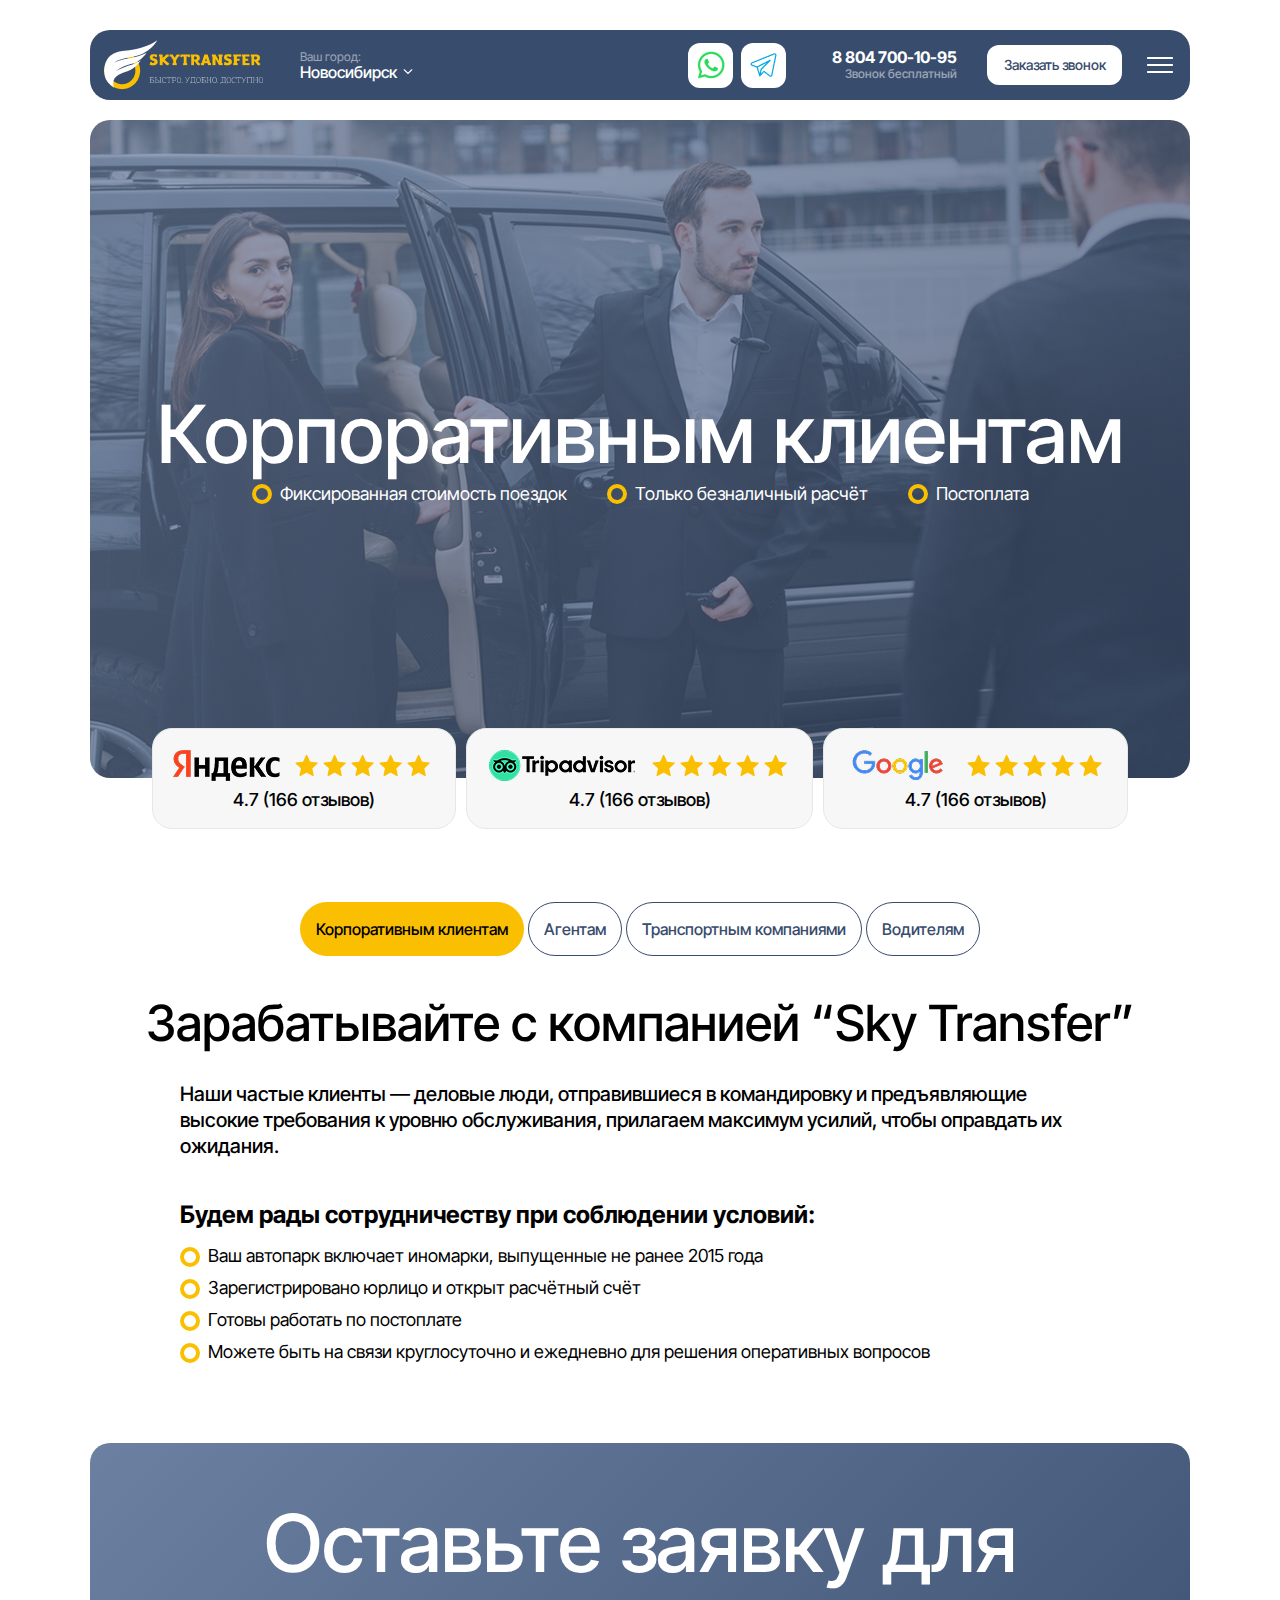
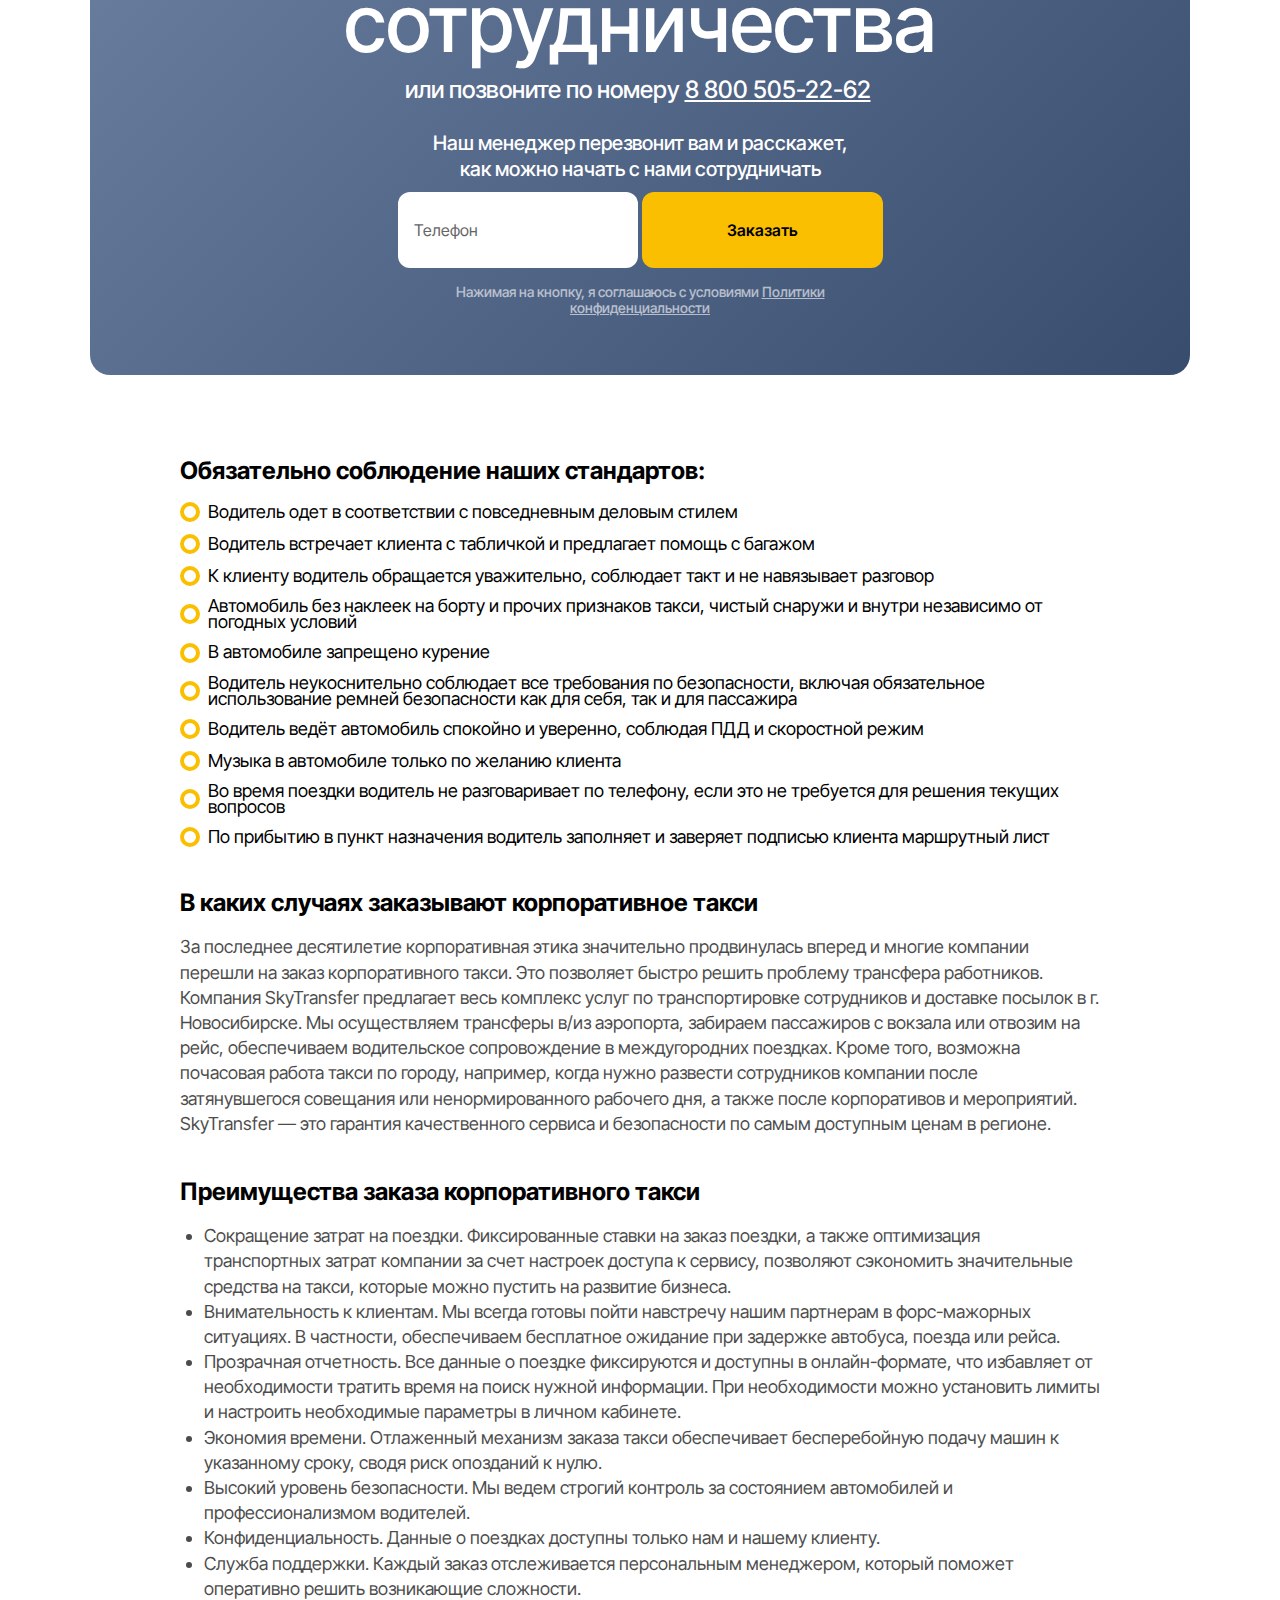
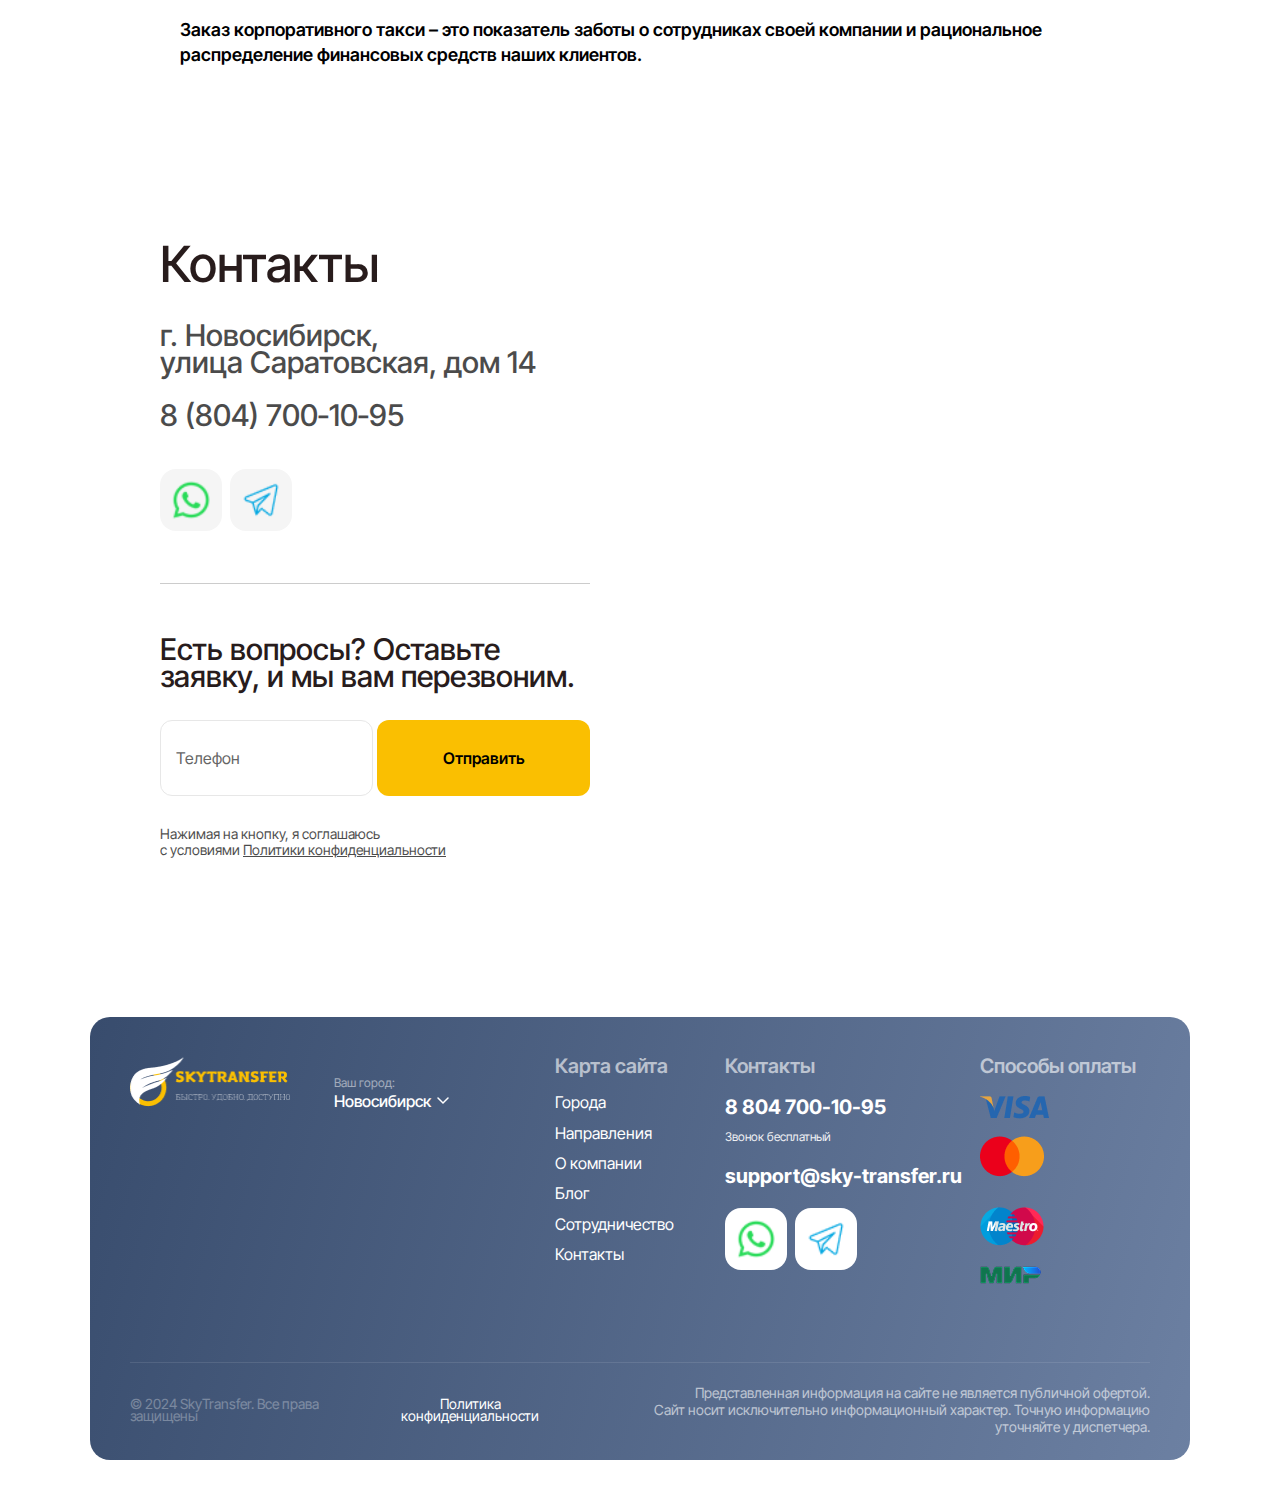
<file: partnership.html>
<!DOCTYPE html>
<html lang="ru">

<head>
    <meta charset="UTF-8">
    <meta name="viewport" content="width=device-width, initial-scale=1.0">
    <title>Сотрудничество | Sky Transfer</title>
    <link rel="stylesheet" href="css/normalize.css">
    <link rel="stylesheet" href="css/bootstrap-grid.css">
    <link rel="stylesheet" href="https://cdn.jsdelivr.net/npm/swiper@11/swiper-bundle.min.css" />
    <link rel="stylesheet" href="css/style.css">
</head>

<body class="partner">
    <div class="container">

        <header class=" header">
            <div class="row align-items-center justify-content-between">
                <!-- Логотип и город -->
                <div class="header__left">
                    <a href="#" class="header__logo " aria-label="Логотип SkyTransfer">
                        <img src="img/logo.png" alt="SkyTransfer">
                    </a>
                    <div class="header__city d-block city-dropdown" id="cityHeader">
                        <span class="header__city-label">Ваш город:</span><br>

                        <button class="city-current" type="button" aria-haspopup="listbox">
                            <span class="city-name">Новосибирск</span>

                            <svg class="city-arrow" width="10" height="6" viewBox="0 0 12 8" fill="none">
                                <path d="M1 1L6 6L11 1" stroke="currentColor" stroke-width="1.5"
                                    stroke-linecap="round" />
                            </svg>
                        </button>

                        <ul class="city-list" role="listbox"></ul>
                    </div>
                </div>



                <!-- Контакты, кнопки и бургер -->
                <div class="header__right">
                    <!-- Меню (для десктопа) -->
                    <nav class="header__menu d-none ">
                        <a href="#" class="header__link">Расчет трансфера</a>
                        <a href="#" class="header__link">Оплата</a>
                        <a href="#" class="header__link">Отзывы</a>
                        <a href="#" class="header__link">Контакты</a>
                    </nav>
                    <div class=" header__icons d-none d-xl-flex">
                        <a href="#" class="header__icon mr-2" aria-label="WhatsApp">
                            <img src="img/whatsapp.png" alt="WhatsApp">
                        </a>
                        <a href="#" class="header__icon" aria-label="Telegram">
                            <img src="img/tg.png" alt="Telegram">
                        </a>
                    </div>
                    <a href="tel:88047001095" class=" header__phone d-none d-xl-block">
                        <strong>8 804 700-10-95</strong><br>
                        <span>Звонок бесплатный</span>
                    </a>
                    <div class="header__button d-none d-xl-flex">
                        <button class="btn btn-white">Заказать звонок</button>
                    </div>

                    <input type="checkbox" id="side-checkbox" />
                    <div class="side-panel">
                        <div>
                            <div class="side-panel-top">
                                <div><img src="img/logo.png" alt="Логотип"></div>
                                <label for="side-checkbox" class="close-btn"></label>
                            </div>
                            <div class="only-mob-menu">
                                <div class="only-mob-menu-item">
                                    <a href="#">Расчет трансфера</a>
                                </div>
                                <div class="only-mob-menu-item">
                                    <a href="#">Оплата</a>
                                </div>
                                <div class="only-mob-menu-item">
                                    <a href="#">Отзывы</a>
                                </div>
                                <div class="only-mob-menu-item">
                                    <a href="#">Контакты</a>
                                </div>
                            </div>
                            <div class="side-menu">
                                <div class="side-menu-item">
                                    <a href="#">Города</a>
                                </div>
                                <div class="side-menu-item">
                                    <a href="#">Направления</a>
                                </div>
                                <div class="side-menu-item">
                                    <a href="#">Блог</a>
                                </div>
                                <div class="side-menu-item">
                                    <a href="#">Сотрудничество</a>
                                </div>
                                <div class="side-menu-item">
                                    <a href="#">О компании</a>
                                </div>
                            </div>
                        </div>
                        <div>


                            <div class=" header__icons">
                                <a href="#" class="header__icon mr-2" aria-label="WhatsApp">
                                    <img src="img/whatsapp.png" alt="WhatsApp">
                                </a>
                                <a href="#" class="header__icon" aria-label="Telegram">
                                    <img src="img/tg.png" alt="Telegram">
                                </a>
                            </div>
                            <a href="tel:88047001095" class="d-block header__phone">
                                <strong>8 804 700-10-95</strong><br>
                                <span>Звонок бесплатный</span>
                            </a>
                            <a href="mailto:support@sky-transfer.ru" class="footer__email">support@sky-transfer.ru</a>
                            <div class="header__button ">
                                <button class="btn btn-white">Заказать звонок</button>
                            </div>
                        </div>
                    </div>
                    <div class="header__burger side-b side-open side-button-1-wr">
                        <label class="side-button-1" for="side-checkbox">
                            <div class="side-b side-open"><img src="img/icons/burger.png" alt="Меню"></div>
                        </label>

                    </div>

                </div>
            </div>


        </header>

        <div class="header__bottom-mobile d-flex d-md-none">
            <a href="tel:88047001095" class="d-block header__phone">
                <strong>8 804 700-10-95</strong><br>
                <span>Звонок бесплатный</span>
            </a>
            <div class="header__button ">
                <button class="btn btn-white">Заказать звонок</button>
            </div>
        </div>
    </div>
    <section class="hero">
        <div class="container ">
            <div class="hero__inner">
                <div class="hero__content">
                    <h1 class="hero__title">Корпоративным клиентам</h1>
                    <div class="hero__list d-flex">
                        <div class="hero__list-item">
                            <div class="hero__list-icon"></div>
                            <div class="hero__list-text">Фиксированная стоимость поездок</div>
                        </div>
                        <div class="hero__list-item">
                            <div class="hero__list-icon"></div>
                            <div class="hero__list-text">Только безналичный расчёт</div>
                        </div>
                        <div class="hero__list-item">
                            <div class="hero__list-icon"></div>
                            <div class="hero__list-text">Постоплата</div>
                        </div>
                    </div>
                </div>

                <div class="advantages__reviews row">
                    <div class=" advantages__review">
                        <div class="advantages__review-card">
                            <div class="advantages__review-title">
                                <img src="img/yandex.png" alt="Яндекс" class="advantages__logo">
                                <span class="advantages__stars">
                                    <img src="img/5stars.png" alt="Отзыв 5 звёзд">
                                </span>
                            </div>
                            <div class="advantages__review-rating">4.7 (166 отзывов)</div>
                        </div>
                    </div>
                    <div class=" advantages__review">
                        <div class="advantages__review-card">
                            <div class="advantages__review-title">
                                <img src="img/tripadvisor.png" alt="Tripadvisor" class="advantages__logo">
                                <span class="advantages__stars">
                                    <img src="img/5stars.png" alt="Отзыв 5 звёзд">
                                </span>
                            </div>
                            <div class="advantages__review-rating">4.7 (166 отзывов)</div>
                        </div>
                    </div>
                    <div class=" advantages__review">
                        <div class="advantages__review-card">
                            <div class="advantages__review-title">
                                <img src="img/google.png" alt="Google" class="advantages__logo">
                                <span class="advantages__stars">
                                    <img src="img/5stars.png" alt="Отзыв 5 звёзд">
                                </span>
                            </div>
                            <div class="advantages__review-rating">4.7 (166 отзывов)</div>
                        </div>
                    </div>
                </div>
            </div>
        </div>
    </section>
    <section class="routes container">

        <!-- Табы (города) -->
        <div class="routes__tabs">
            <button class="routes__tab is-active" data-target="corp">Корпоративным клиентам</button>

            <button class="routes__tab" data-target="agent">Агентам</button>

            <button class="routes__tab" data-target="company">Транспортным компаниями</button>

            <button class="routes__tab" data-target="drivers">Водителям</button>

        </div>
    </section>
    <div class="container">
        <div class="partner__firstcontent">
            <h2>
                Зарабатывайте с компанией “Sky Transfer”
            </h2>
            <div class="container-small">
                <div class="partner__content-normal">Наши частые клиенты — деловые люди, отправившиеся в командировку и
                    предъявляющие высокие требования
                    к уровню обслуживания, прилагаем максимум усилий, чтобы оправдать их ожидания.</div>
                <div class="partner__content-bold">Будем рады сотрудничеству при соблюдении условий:</div>
                <div class="partner__content-list">
                    <div class="partner__content-list-item">
                        <span class="partner__content-icon"></span>
                        <span class="partner__content-list-text">Ваш автопарк включает иномарки, выпущенные не ранее
                            2015 года</span>
                    </div>
                    <div class="partner__content-list-item">
                        <span class="partner__content-icon"></span>
                        <span class="partner__content-list-text">Зарегистрировано юрлицо и открыт расчётный счёт</span>
                    </div>
                    <div class="partner__content-list-item">
                        <span class="partner__content-icon"></span>
                        <span class="partner__content-list-text">Готовы работать по постоплате</span>
                    </div>
                    <div class="partner__content-list-item">
                        <span class="partner__content-icon"></span>
                        <span class="partner__content-list-text">Можете быть на связи круглосуточно и ежедневно для
                            решения оперативных вопросов</span>
                    </div>
                </div>
            </div>
        </div>

    </div>
    <div class="container">
        <section class="urgent-order ">
            <div class="row justify-content-center">
                <h2 class="urgent-order__title text-center col-12">Оставьте заявку для<br>сотрудничества</h2>
                <div class="urgent-order__title-sub col-12">или позвоните по номеру <a href="tel:88005052262">8 800
                        505-22-62</a> </div>
            </div>
            <div class="row justify-content-center">

                <div class="col-12 text-center urgent-order__content">

                    <p class="urgent-order__subtitle">
                        Наш менеджер перезвонит вам и расскажет, как можно начать с нами сотрудничать
                    </p>
                    <form class="urgent-order__form">
                        <input type="tel" class="urgent-order__input" placeholder="Телефон">
                        <button type="submit" class="urgent-order__button">Заказать</button>
                    </form>
                    <p class="urgent-order__privacy">
                        Нажимая на кнопку, я соглашаюсь с условиями <a href="#">Политики конфиденциальности</a>
                    </p>
                </div>
            </div>

        </section>
    </div>
    <div class="container">
        <div class="partner__secondcontent">
            <div class="container-small">

                <div class="partner__content-bold">Обязательно соблюдение наших стандартов:</div>
                <div class="partner__content-list">
                    <div class="partner__content-list-item">
                        <span class="partner__content-icon"></span>
                        <span class="partner__content-list-text">Водитель одет в соответствии с повседневным деловым
                            стилем</span>
                    </div>
                    <div class="partner__content-list-item">
                        <span class="partner__content-icon"></span>
                        <span class="partner__content-list-text">Водитель встречает клиента с табличкой и предлагает
                            помощь с багажом</span>
                    </div>
                    <div class="partner__content-list-item">
                        <span class="partner__content-icon"></span>
                        <span class="partner__content-list-text">К клиенту водитель обращается уважительно, соблюдает
                            такт и не навязывает разговор</span>
                    </div>
                    <div class="partner__content-list-item">
                        <span class="partner__content-icon"></span>
                        <span class="partner__content-list-text">Автомобиль без наклеек на борту и прочих признаков
                            такси, чистый снаружи и внутри независимо от погодных условий</span>
                    </div>
                    <div class="partner__content-list-item">
                        <span class="partner__content-icon"></span>
                        <span class="partner__content-list-text">В автомобиле запрещено курение</span>
                    </div>
                    <div class="partner__content-list-item">
                        <span class="partner__content-icon"></span>
                        <span class="partner__content-list-text">Водитель неукоснительно соблюдает все требования по
                            безопасности, включая обязательное использование ремней безопасности как для себя, так и для
                            пассажира</span>
                    </div>
                    <div class="partner__content-list-item">
                        <span class="partner__content-icon"></span>
                        <span class="partner__content-list-text">Водитель ведёт автомобиль спокойно и уверенно, соблюдая
                            ПДД и скоростной режим</span>
                    </div>
                    <div class="partner__content-list-item">
                        <span class="partner__content-icon"></span>
                        <span class="partner__content-list-text">Музыка в автомобиле только по желанию клиента</span>
                    </div>
                    <div class="partner__content-list-item">
                        <span class="partner__content-icon"></span>
                        <span class="partner__content-list-text">Во время поездки водитель не разговаривает по телефону,
                            если это не требуется для решения текущих вопросов</span>
                    </div>
                    <div class="partner__content-list-item">
                        <span class="partner__content-icon"></span>
                        <span class="partner__content-list-text">По прибытию в пункт назначения водитель заполняет и
                            заверяет подписью клиента маршрутный лист</span>
                    </div>
                </div>



                <div class="row" style="margin-top: 40px;">
                    <!-- Левая колонка -->
                    <div class="col-12 d-flex flex-column ">
                        <div class="faq-item">
                            <div class="faq-question">
                                <span>В каких случаях заказывают корпоративное такси</span>
                                <span class="faq-icon"><img src="img/icons/plus.png"></span>
                            </div>
                            <div class="faq-answer">За последнее десятилетие корпоративная этика значительно
                                продвинулась вперед и многие компании перешли на заказ корпоративного такси. Это
                                позволяет быстро решить проблему трансфера работников. Компания SkyTransfer предлагает
                                весь комплекс услуг по транспортировке сотрудников и доставке посылок в г. Новосибирске.
                                Мы осуществляем трансферы в/из аэропорта, забираем пассажиров с вокзала или отвозим на
                                рейс, обеспечиваем водительское сопровождение в междугородних поездках. Кроме того,
                                возможна почасовая работа такси по городу, например, когда нужно развести сотрудников
                                компании после затянувшегося совещания или ненормированного рабочего дня, а также после
                                корпоративов и мероприятий. SkyTransfer — это гарантия качественного сервиса и
                                безопасности по самым доступным ценам в регионе.
                            </div>
                        </div>
                    </div>

                    <!-- Правая колонка -->
                    <div class="col-12  d-flex flex-column ">
                        <div class="faq-item" style="margin-bottom: 0;">
                            <div class="faq-question">
                                <span>Преимущества заказа корпоративного такси</span>
                                <span class="faq-icon"><img src="img/icons/plus.png"></span>
                            </div>
                            <div class="faq-answer">
                                <ul>
                                    <li>
                                        Сокращение затрат на поездки. Фиксированные ставки на заказ поездки,
                                        а
                                        также оптимизация транспортных затрат компании за счет настроек доступа к
                                        сервису,
                                        позволяют
                                        сэкономить значительные средства на такси, которые можно пустить на развитие
                                        бизнеса.
                                    </li>
                                    <li>
                                        Внимательность к клиентам. Мы всегда готовы пойти навстречу нашим партнерам в
                                        форс-мажорных
                                        ситуациях. В частности, обеспечиваем бесплатное ожидание при задержке автобуса,
                                        поезда
                                        или
                                        рейса.
                                    </li>
                                    <li>
                                        Прозрачная отчетность. Все данные о поездке фиксируются и доступны в
                                        онлайн-формате, что
                                        избавляет от необходимости тратить время на поиск нужной информации. При
                                        необходимости
                                        можно
                                        установить лимиты и настроить необходимые параметры в личном кабинете.
                                    </li>
                                    <li>
                                        Экономия времени. Отлаженный механизм заказа такси обеспечивает бесперебойную
                                        подачу
                                        машин к
                                        указанному сроку, сводя риск опозданий к нулю.
                                    </li>
                                    <li>
                                        Высокий уровень безопасности. Мы ведем строгий контроль за состоянием
                                        автомобилей и
                                        профессионализмом водителей.
                                    </li>
                                    <li>
                                        Конфиденциальность. Данные о поездках доступны только нам и нашему клиенту.
                                    </li>
                                    <li>
                                        Служба поддержки. Каждый заказ отслеживается персональным менеджером, который
                                        поможет
                                        оперативно решить возникающие сложности.
                                    </li>
                                </ul>

                            </div>
                        </div>
                    </div>
                    <div class="col-12  post-faq">
                        Заказ корпоративного такси – это показатель заботы о сотрудниках своей компании и рациональное
                        распределение финансовых средств наших клиентов.
                    </div>
                </div>
            </div>
        </div>

    </div>


    <section class="container">
        <div class="contact-map row no-gutters">
            <div id="yandex-map" class="contact-map__background"></div>
            <!-- карточка контактов -->
            <div class="col-12 col-lg-6">
                <div class="contact-card">
                    <h2 class="contact-card__title">Контакты</h2>

                    <address class="contact-card__addr">
                        г.&nbsp;Новосибирск, улица Саратовская, дом&nbsp;14
                    </address>

                    <a href="tel:+78047001095" class="contact-card__phone">8 (804) 700‑10‑95</a>

                    <div class="contact-card__messengers">
                        <a href="#"><img src="img/whatsapp.png" alt="WhatsApp"></a>
                        <a href="#"><img src="img/tg.png" alt="Telegram"></a>
                    </div>

                    <!-- разделительная линия -->
                    <hr class="contact-card__divider">

                    <p class="contact-card__lead">
                        Есть вопросы? Оставьте заявку, и мы вам перезвоним.
                    </p>

                    <form class="contact-card__form ">
                        <input type="tel" class="contact-card__input" placeholder="Телефон" required>
                        <button class="contact-card__btn">Отправить</button>
                    </form>

                    <small class="contact-card__policy">
                        Нажимая на кнопку, я соглашаюсь с условиями <a href="#">Политики конфиденциальности</a>
                    </small>
                </div>
            </div>

        </div>
    </section>
    <div class="container">
        <footer class="footer row">
            <!-- ВЕРХНЯЯ ГРИД‑ЗОНА -->

            <div class="col-12 footer__top ">
                <div class="row no-gutters">

                    <!-- ЛОГО + ГОРОД -->
                    <div class="col-12  col-lg-5 footer__block footer__brand">
                        <a href="/"><img src="img/logo.png" alt="SkyTransfer" class="footer__logo"></a>


                        <!-- ==== Ф У Т Е Р ==== -->
                        <div class="footer__city city-dropdown" id="cityFooter">
                            <div style="position: relative;">
                                <span class="footer-label">Ваш город:</span><br>

                                <button class="city-current" type="button" aria-haspopup="listbox">
                                    <span class="city-name">Новосибирск</span>

                                    <svg class="city-arrow" width="12" height="8" viewBox="0 0 12 8" fill="none">
                                        <path d="M1 1L6 6L11 1" stroke="currentColor" stroke-width="1.5"
                                            stroke-linecap="round" />
                                    </svg>

                                </button>
                                <ul class="city-list" role="listbox"></ul>
                            </div>




                        </div>

                    </div>

                    <!-- КАРТА САЙТА -->
                    <div class="col-12 col-md-4 col-lg-2 footer__block footer__block-links">
                        <h3 class="footer__heading">Карта сайта</h3>
                        <ul class="footer__list">
                            <li><a href="#">Города</a></li>
                            <li><a href="#">Направления</a></li>
                            <li><a href="#">О компании</a></li>
                            <li><a href="#">Блог</a></li>
                            <li><a href="#">Сотрудничество</a></li>
                            <li><a href="#">Контакты</a></li>
                        </ul>
                    </div>

                    <!-- КОНТАКТЫ -->
                    <div class="col-12 col-md-4 col-lg-3 footer__block footer__block-contacts">
                        <h3 class="footer__heading">Контакты</h3>
                        <a href="tel:+78047001095" class="footer__phone">
                            <span>8 804 700-10-95</span>
                            <small>Звонок бесплатный</small>
                        </a>
                        <a href="mailto:support@sky-transfer.ru" class="footer__email">support@sky-transfer.ru</a>

                        <div class="footer__messengers">
                            <a href="#"><img src="img/whatsapp.png" alt="WhatsApp"></a>
                            <a href="#"><img src="img/tg.png" alt="Telegram"></a>
                        </div>
                    </div>

                    <!-- СПОСОБЫ ОПЛАТЫ -->
                    <div class="col-12 col-md-4 col-lg-2 footer__block footer__payments">
                        <h3 class="footer__heading">Способы оплаты</h3>
                        <ul class="footer__pay">
                            <li><img src="img/visa.png" alt="Visa"></li>
                            <li><img src="img/mastercard.png" alt="MasterCard"></li>
                            <li><img src="img/maestro.png" alt="Maestro"></li>
                            <li><img src="img/mir.png" alt="МИР"></li>
                        </ul>
                    </div>
                </div>
            </div><!-- /.footer__top -->

            <!-- НИЖНЯЯ СТРОКА -->
            <div class="row footer__bottom no-gutters">
                <div class="col-lg-3 footer__copy">
                    © 2024 SkyTransfer. Все права защищены
                </div>
                <div class="col-lg-2 footer__policy ">
                    <a href="#">Политика конфиденциальности</a>
                </div>
                <div class="col-lg-6 footer__disclaimer ">
                    <p>Представленная информация на сайте не является публичной офертой.</p>
                    <p>Сайт носит исключительно информационный характер. Точную информацию уточняйте у диспетчера.</p>
                </div>
            </div>
        </footer>
    </div>

    <script src="https://cdn.jsdelivr.net/npm/swiper@11/swiper-bundle.min.js"></script>

    <script src="https://api-maps.yandex.ru/2.1/?lang=ru_RU&apikey=5cac17b6-1a2d-41ba-bdf4-1a42146f3768"
        type="text/javascript"></script>
    <script src="js/script.js"></script>





</body>

</html>
</file>
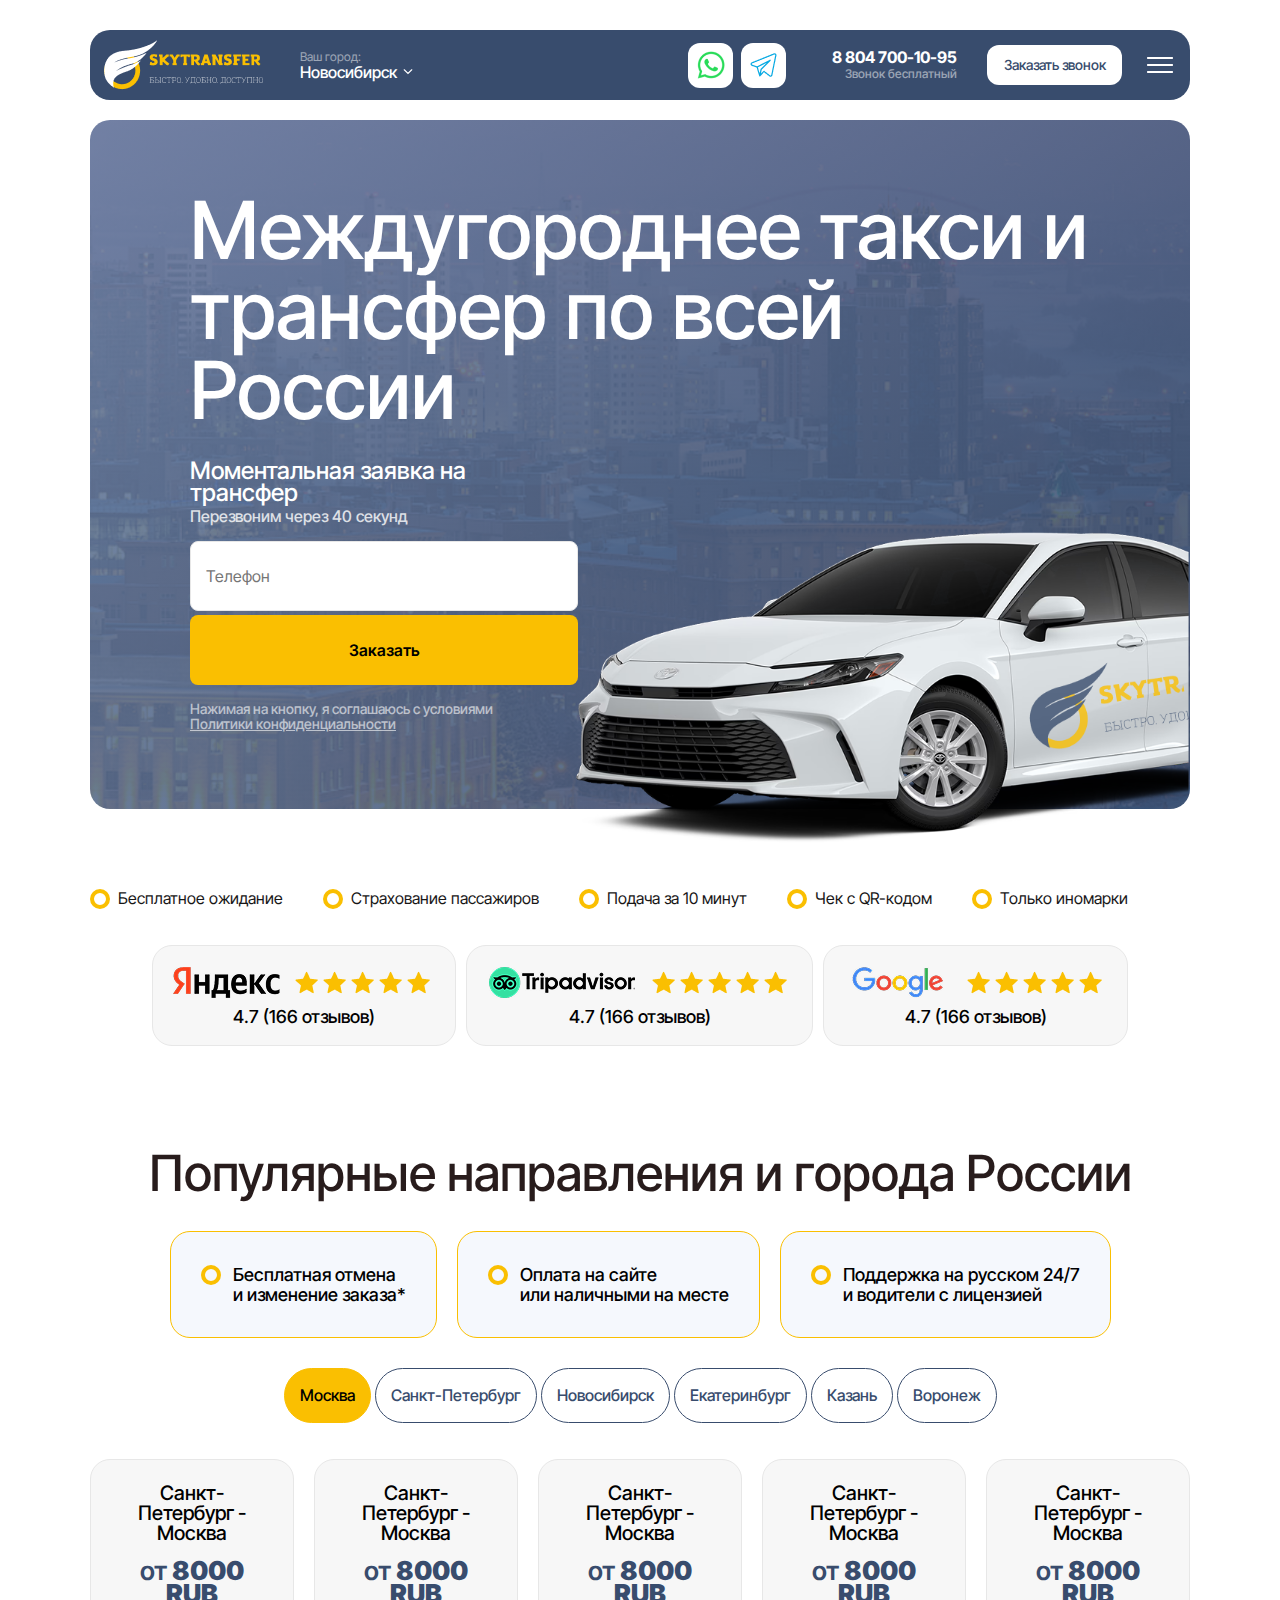
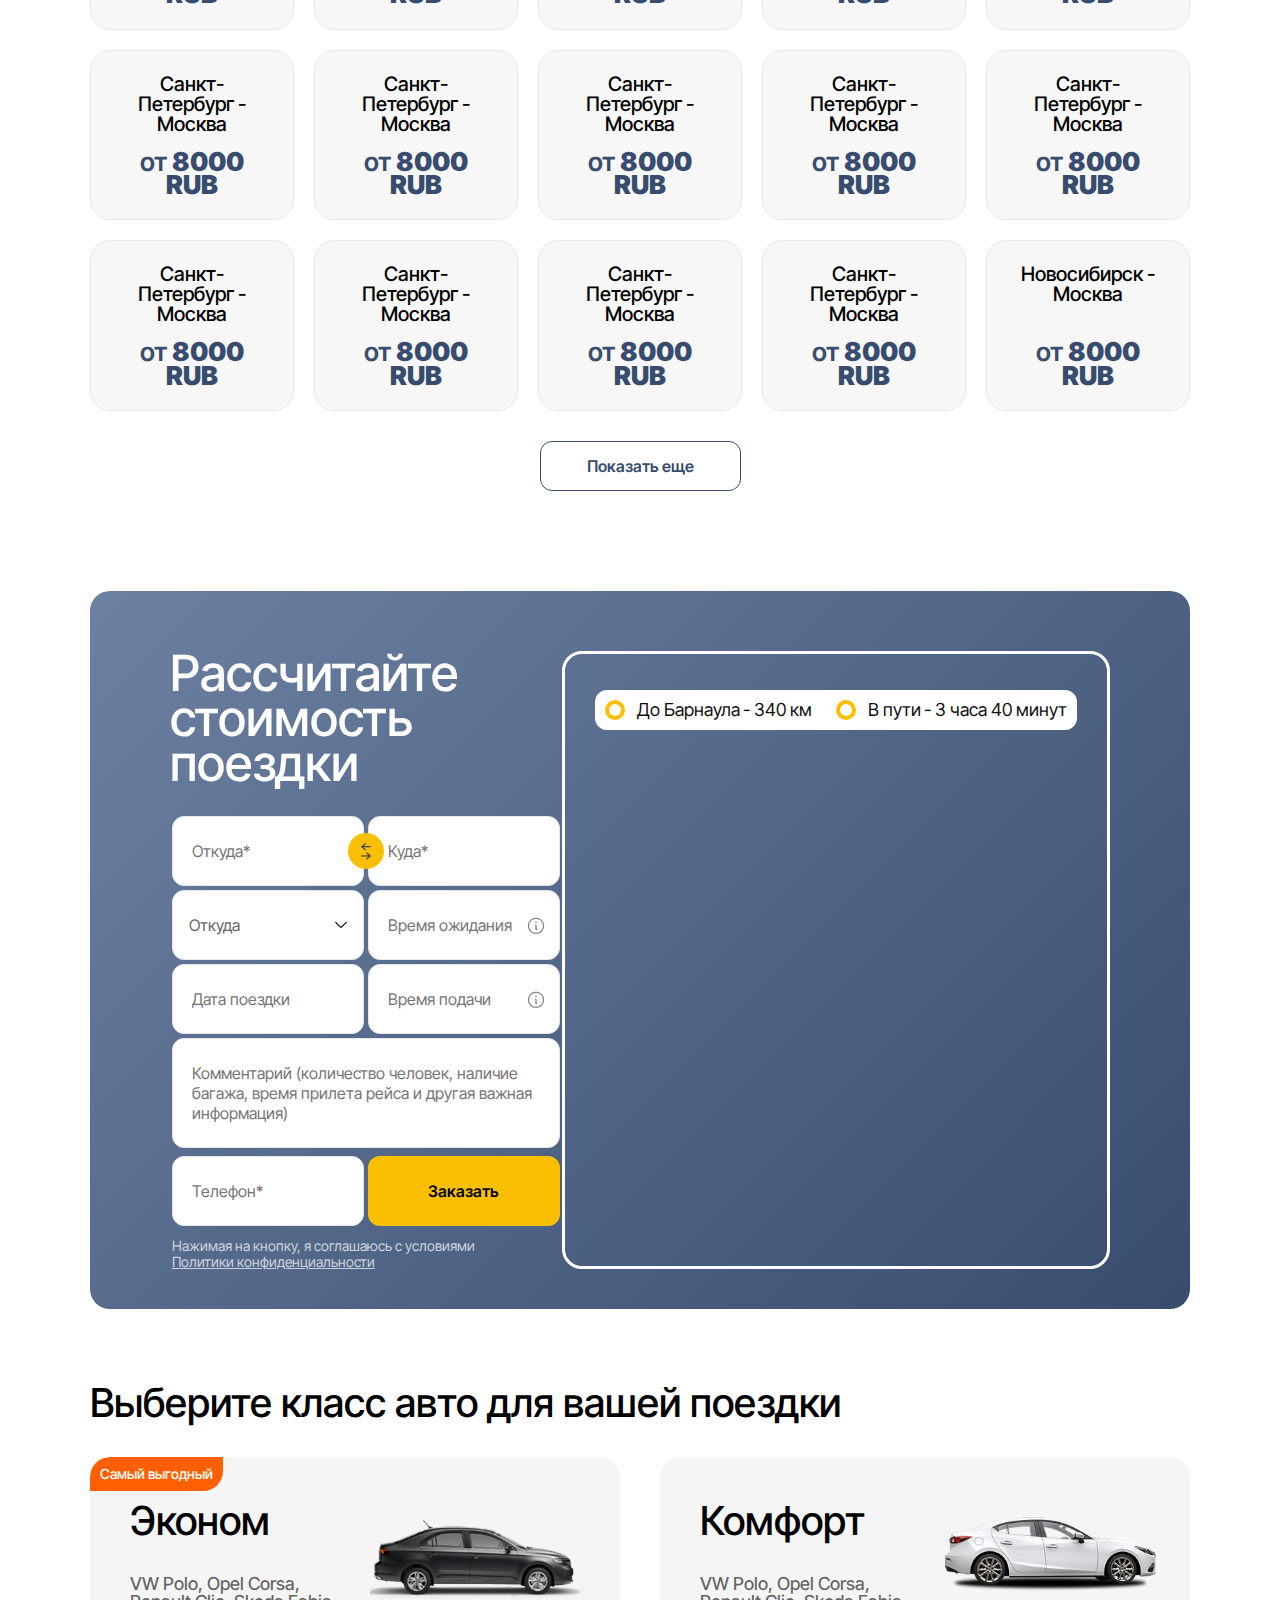
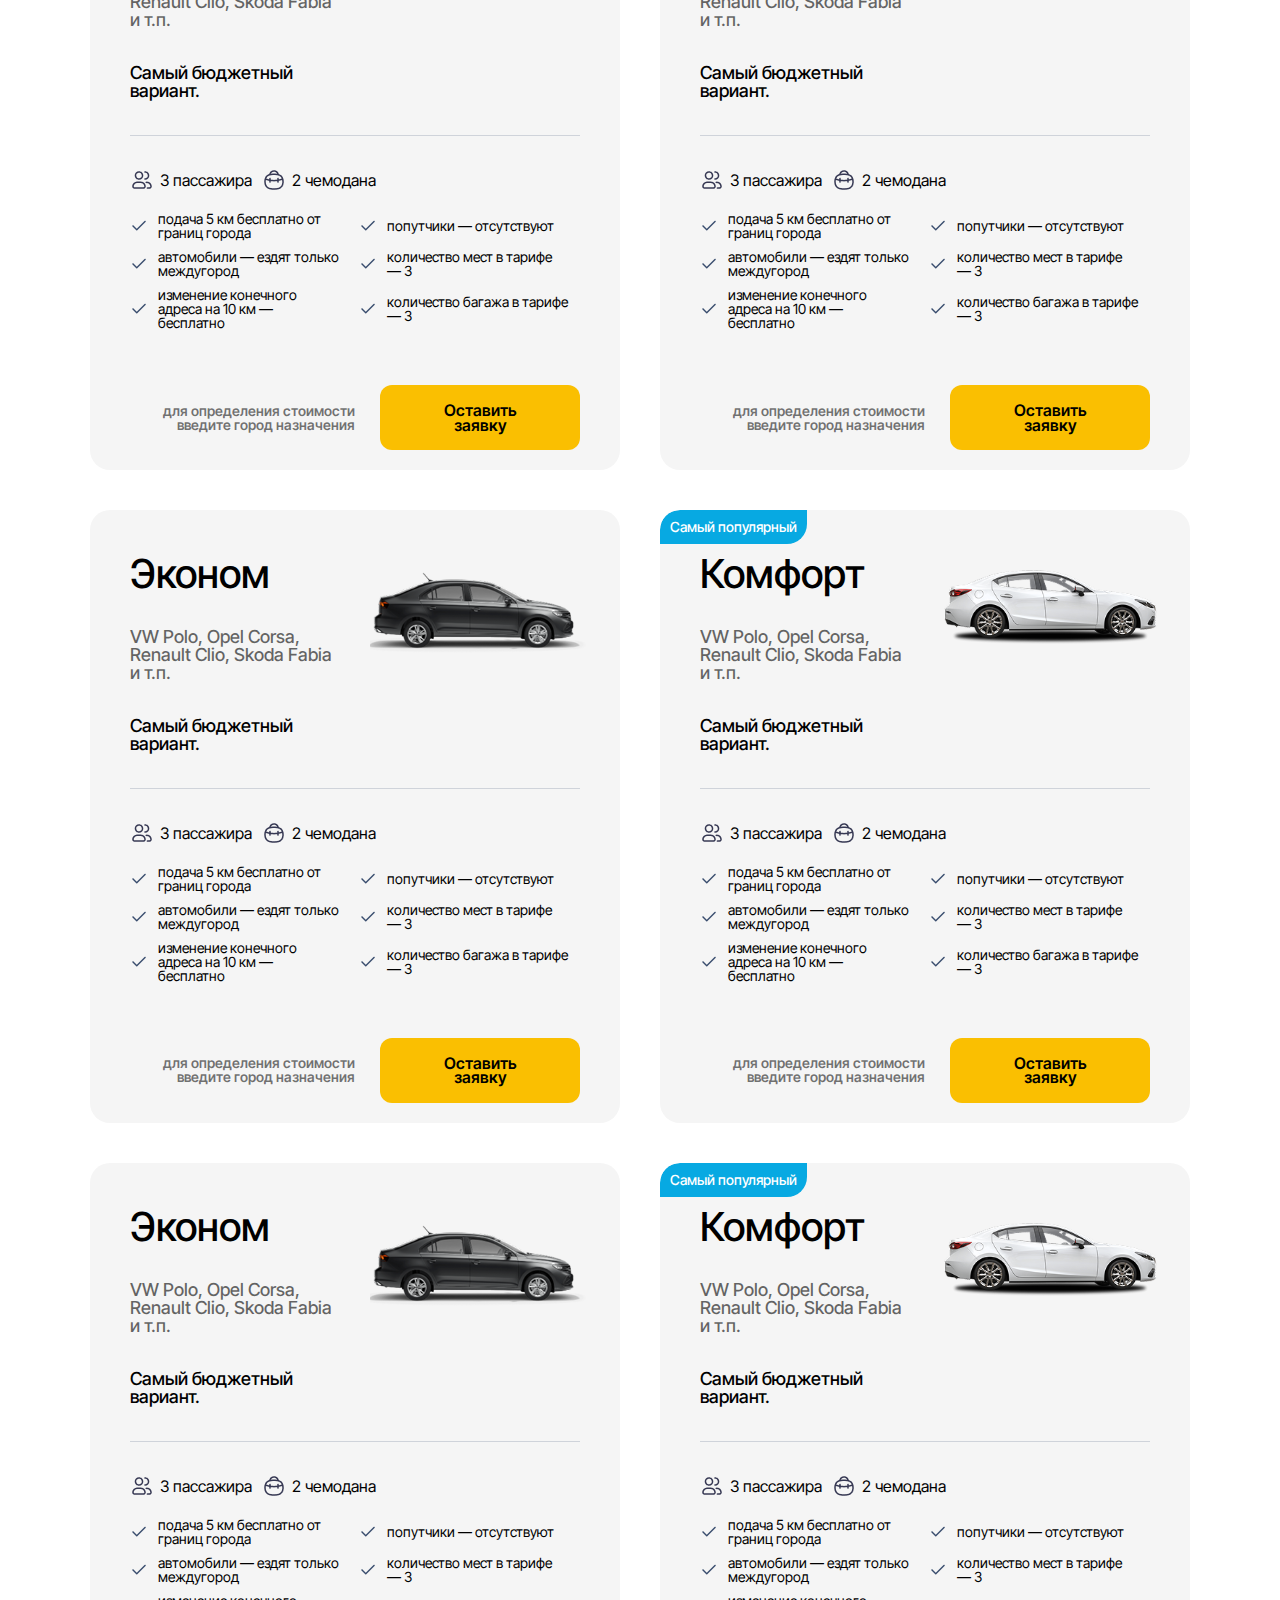
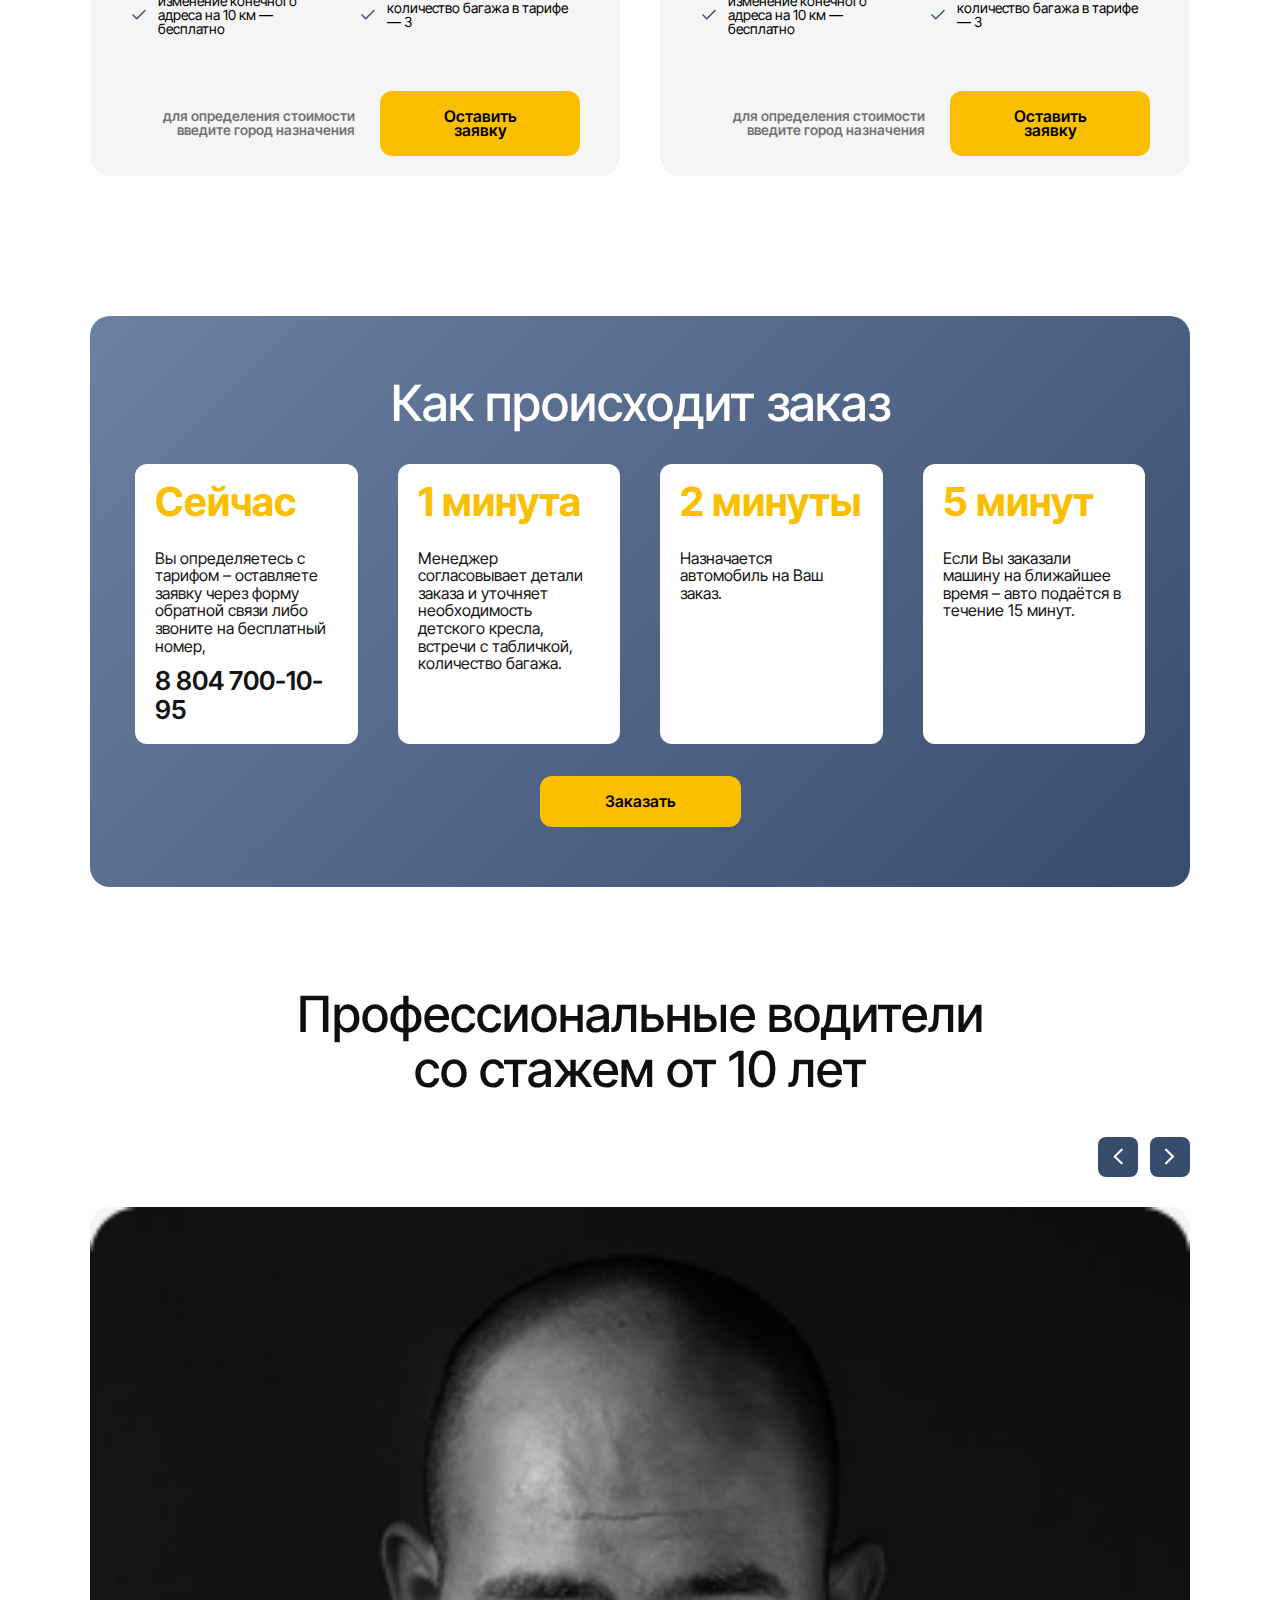
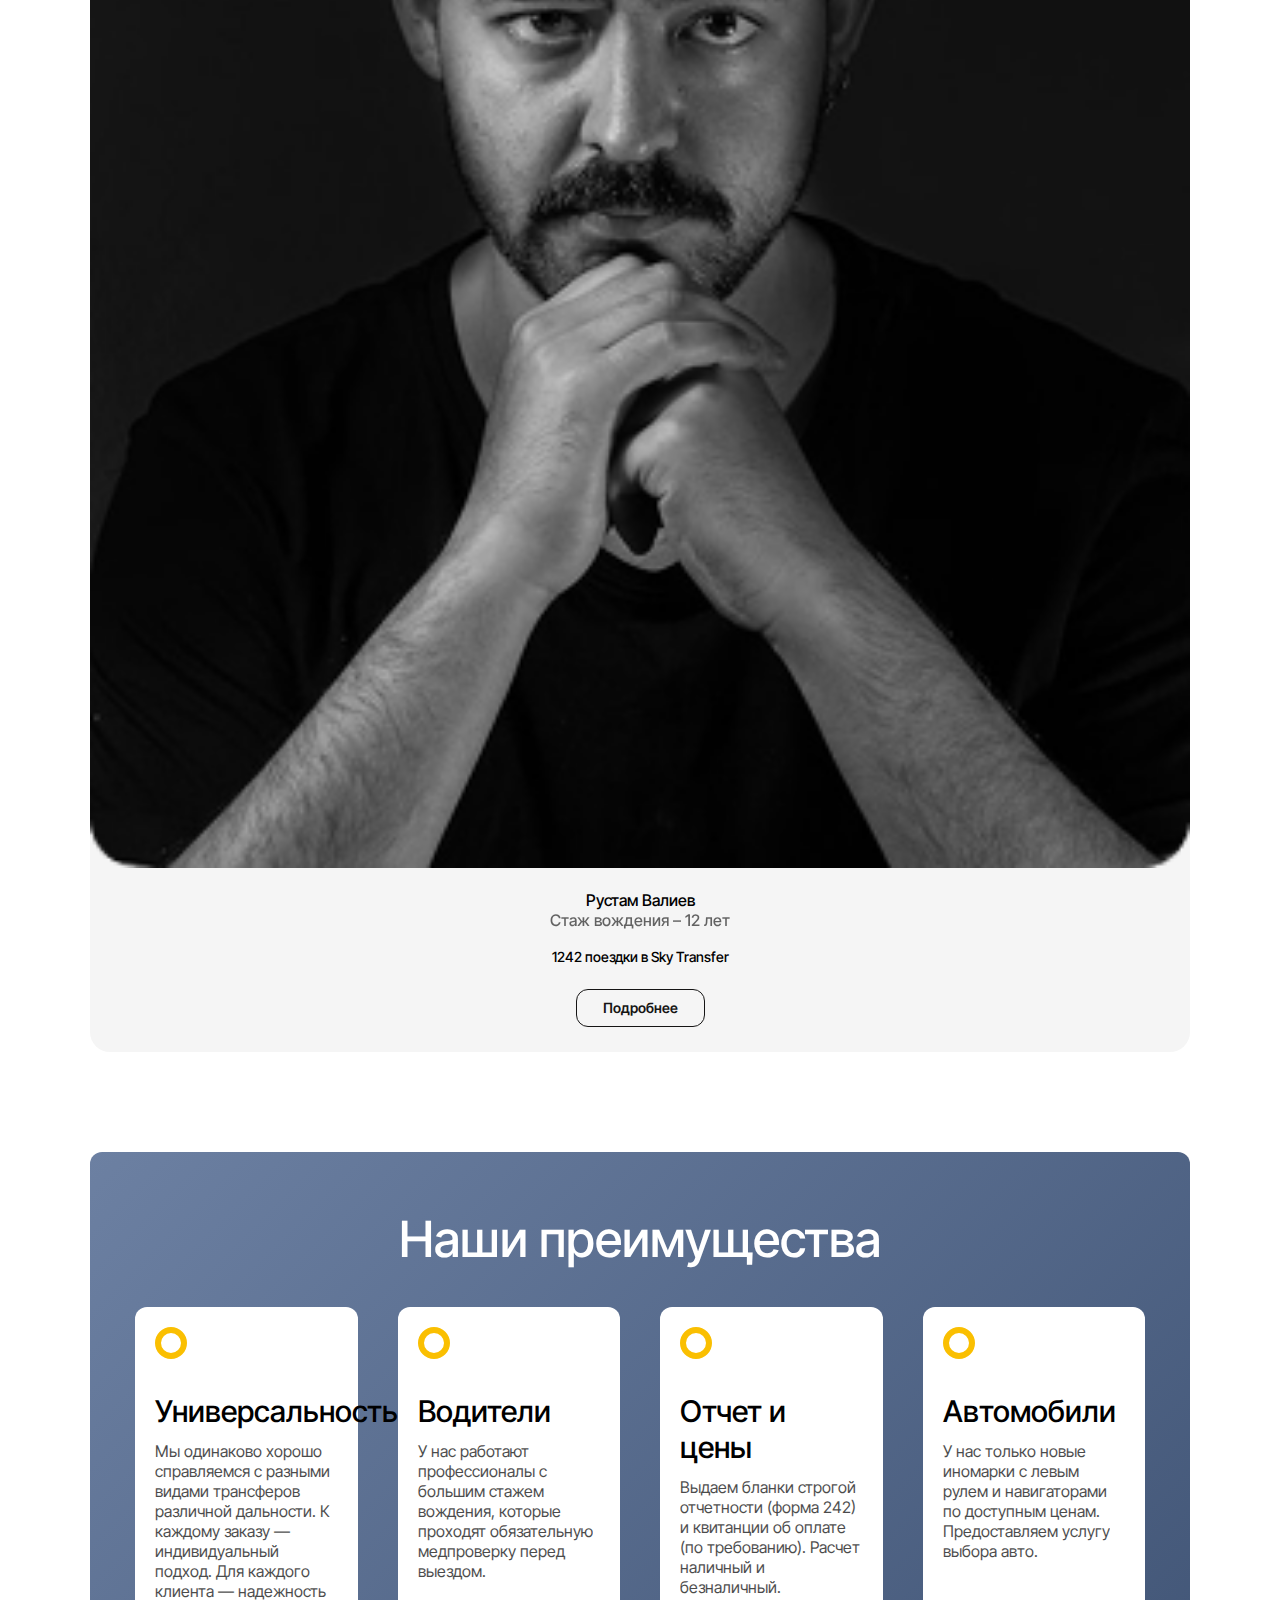
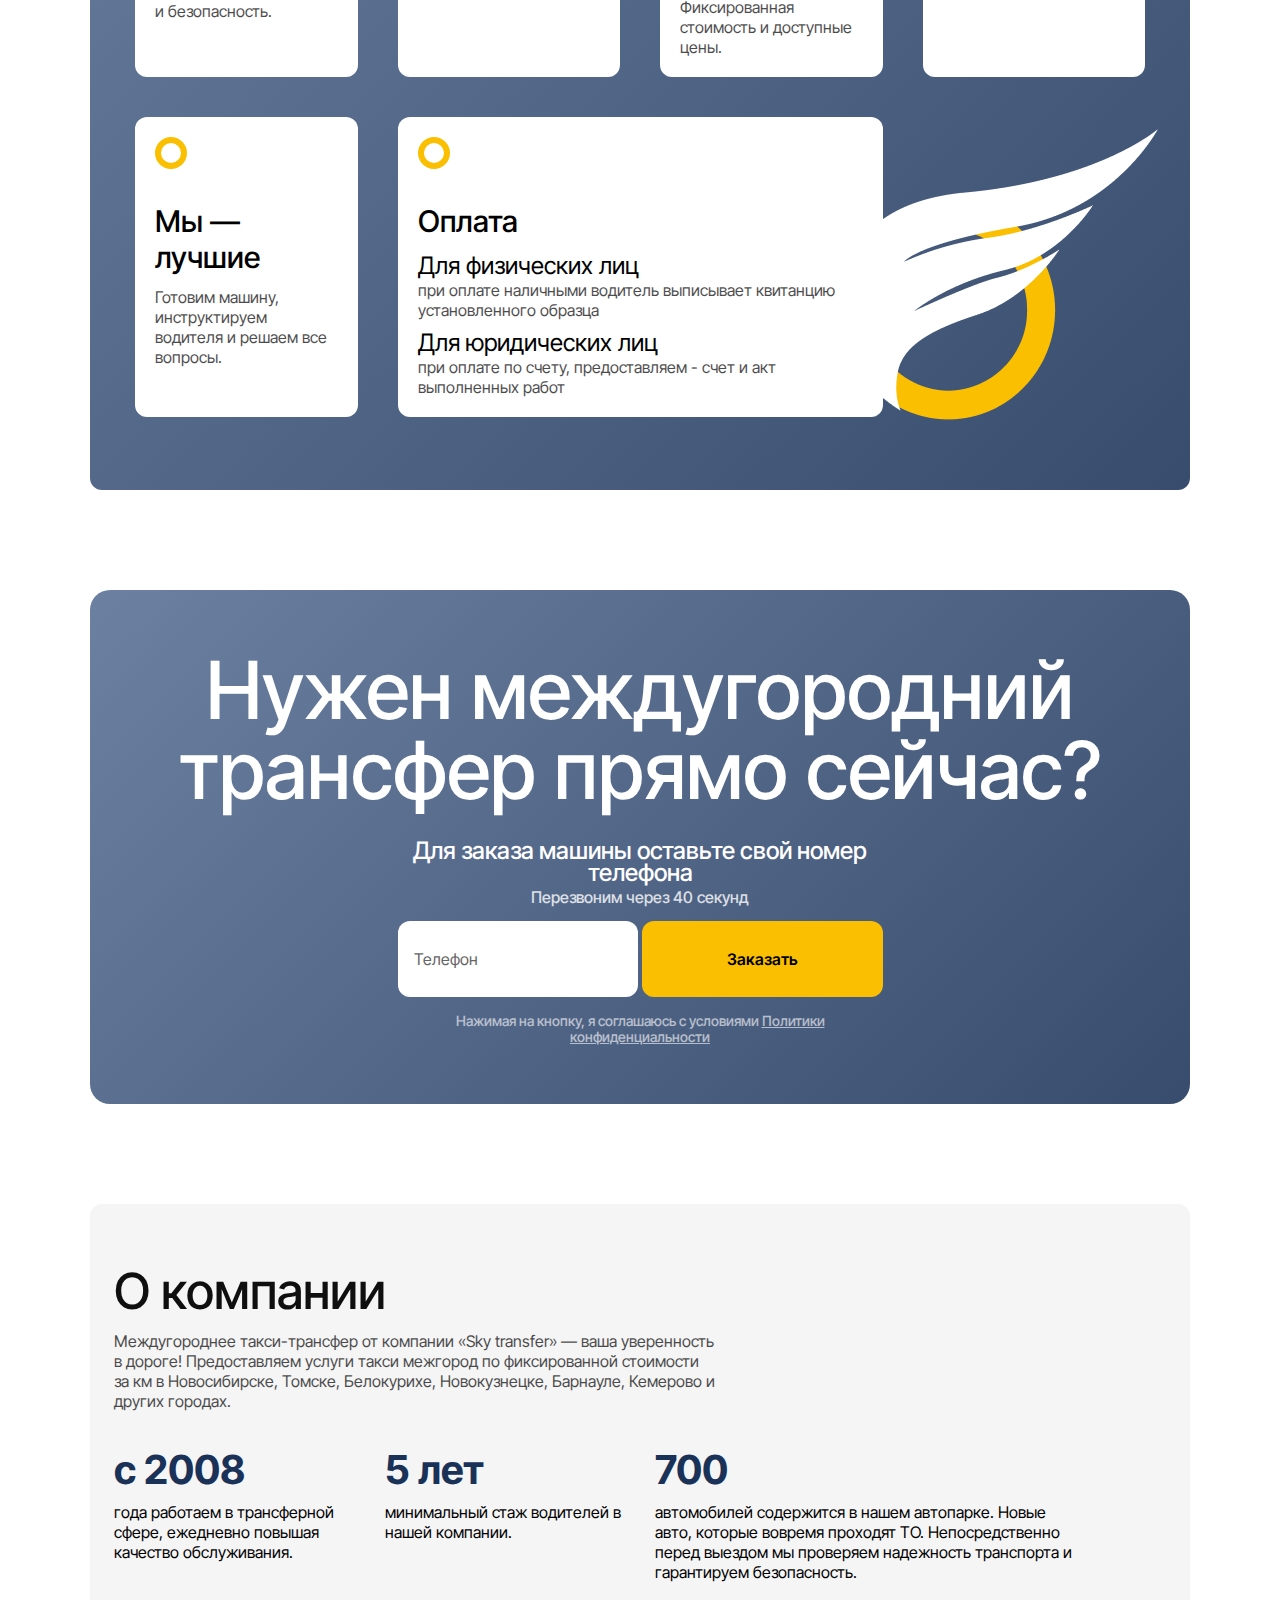
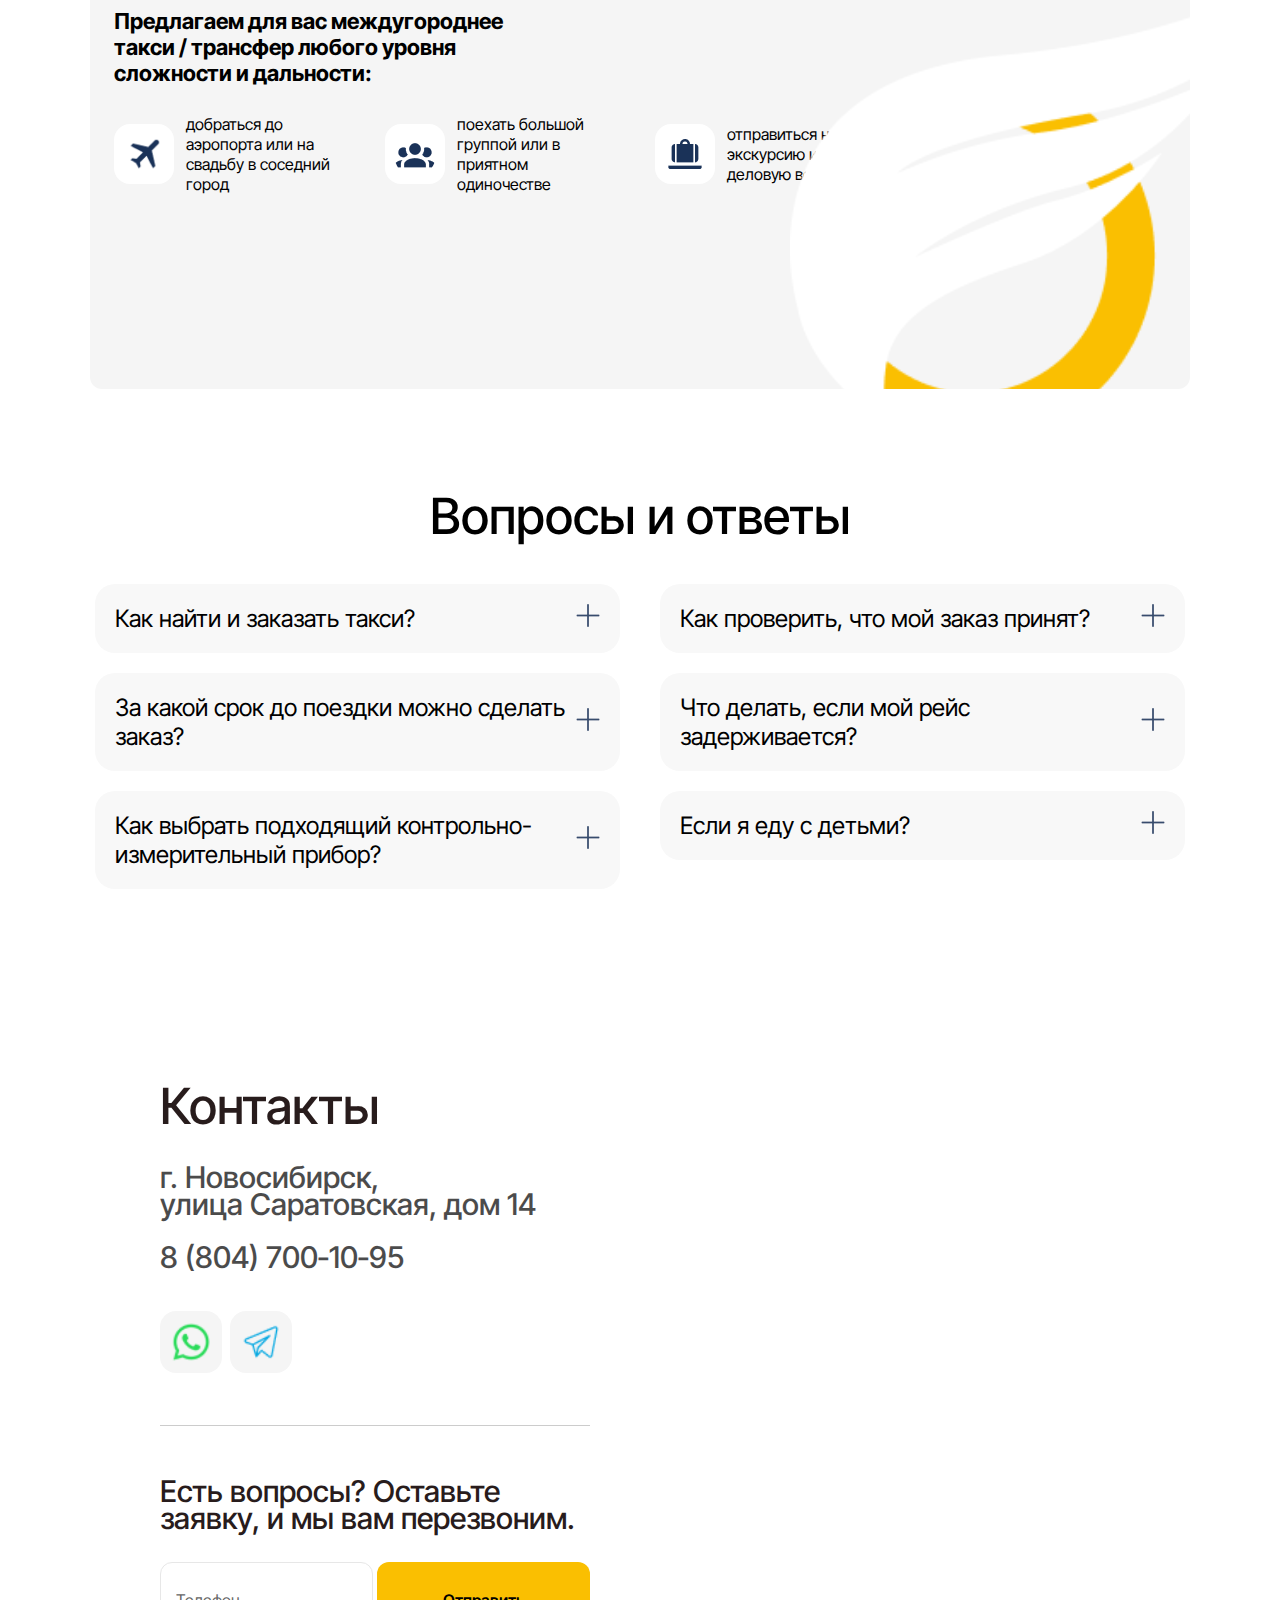
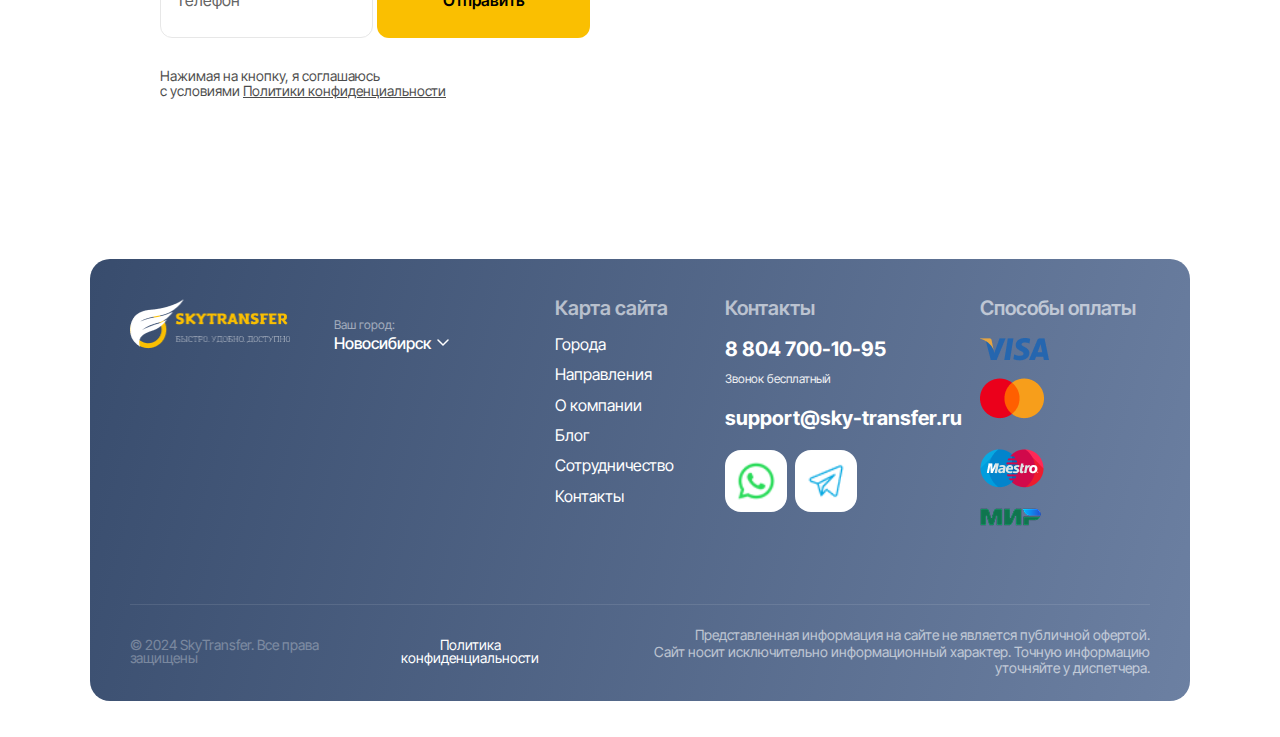
<file: russia.html>
<!DOCTYPE html>
<html lang="ru">

<head>
    <meta charset="UTF-8">
    <meta name="viewport" content="width=device-width, initial-scale=1.0">
    <title>Россия | Sky Transfer</title>
    <link rel="stylesheet" href="css/normalize.css">
    <link rel="stylesheet" href="css/bootstrap-grid.css">
    <link rel="stylesheet" href="https://cdn.jsdelivr.net/npm/swiper@11/swiper-bundle.min.css" />
    <link rel="stylesheet" href="css/style.css">
</head>

<body>
    <div class="container">

        <header class=" header">
            <div class="row align-items-center justify-content-between">
                <!-- Логотип и город -->
                <div class="header__left">
                    <a href="#" class="header__logo " aria-label="Логотип SkyTransfer">
                        <img src="img/logo.png" alt="SkyTransfer">
                    </a>
                    <div class="header__city d-block city-dropdown" id="cityHeader">
                        <span class="header__city-label">Ваш город:</span><br>

                        <button class="city-current" type="button" aria-haspopup="listbox">
                            <span class="city-name">Новосибирск</span>

                            <svg class="city-arrow" width="10" height="6" viewBox="0 0 12 8" fill="none">
                                <path d="M1 1L6 6L11 1" stroke="currentColor" stroke-width="1.5"
                                    stroke-linecap="round" />
                            </svg>
                        </button>

                        <ul class="city-list" role="listbox"></ul>
                    </div>
                </div>



                <!-- Контакты, кнопки и бургер -->
                <div class="header__right">
                    <!-- Меню (для десктопа) -->
                    <nav class="header__menu d-none ">
                        <a href="#" class="header__link">Расчет трансфера</a>
                        <a href="#" class="header__link">Оплата</a>
                        <a href="#" class="header__link">Отзывы</a>
                        <a href="#" class="header__link">Контакты</a>
                    </nav>
                    <div class=" header__icons d-none d-xl-flex">
                        <a href="#" class="header__icon mr-2" aria-label="WhatsApp">
                            <img src="img/whatsapp.png" alt="WhatsApp">
                        </a>
                        <a href="#" class="header__icon" aria-label="Telegram">
                            <img src="img/tg.png" alt="Telegram">
                        </a>
                    </div>
                    <a href="tel:88047001095" class=" header__phone d-none d-xl-block">
                        <strong>8 804 700-10-95</strong><br>
                        <span>Звонок бесплатный</span>
                    </a>
                    <div class="header__button d-none d-xl-flex">
                        <button class="btn btn-white">Заказать звонок</button>
                    </div>

                    <input type="checkbox" id="side-checkbox" />
                    <div class="side-panel">
                        <div>
                            <div class="side-panel-top">
                                <div><img src="img/logo.png" alt="Логотип"></div>
                                <label for="side-checkbox" class="close-btn"></label>
                            </div>
                            <div class="only-mob-menu">
                                <div class="only-mob-menu-item">
                                    <a href="#">Расчет трансфера</a>
                                </div>
                                <div class="only-mob-menu-item">
                                    <a href="#">Оплата</a>
                                </div>
                                <div class="only-mob-menu-item">
                                    <a href="#">Отзывы</a>
                                </div>
                                <div class="only-mob-menu-item">
                                    <a href="#">Контакты</a>
                                </div>
                            </div>
                            <div class="side-menu">
                                <div class="side-menu-item">
                                    <a href="#">Города</a>
                                </div>
                                <div class="side-menu-item">
                                    <a href="#">Направления</a>
                                </div>
                                <div class="side-menu-item">
                                    <a href="#">Блог</a>
                                </div>
                                <div class="side-menu-item">
                                    <a href="#">Сотрудничество</a>
                                </div>
                                <div class="side-menu-item">
                                    <a href="#">О компании</a>
                                </div>
                            </div>
                        </div>
                        <div>


                            <div class=" header__icons">
                                <a href="#" class="header__icon mr-2" aria-label="WhatsApp">
                                    <img src="img/whatsapp.png" alt="WhatsApp">
                                </a>
                                <a href="#" class="header__icon" aria-label="Telegram">
                                    <img src="img/tg.png" alt="Telegram">
                                </a>
                            </div>
                            <a href="tel:88047001095" class="d-block header__phone">
                                <strong>8 804 700-10-95</strong><br>
                                <span>Звонок бесплатный</span>
                            </a>
                            <a href="mailto:support@sky-transfer.ru" class="footer__email">support@sky-transfer.ru</a>
                            <div class="header__button ">
                                <button class="btn btn-white">Заказать звонок</button>
                            </div>
                        </div>
                    </div>
                    <div class="header__burger side-b side-open side-button-1-wr">
                        <label class="side-button-1" for="side-checkbox">
                            <div class="side-b side-open"><img src="img/icons/burger.png" alt="Меню"></div>
                        </label>

                    </div>

                </div>
            </div>


        </header>

        <div class="header__bottom-mobile d-flex d-md-none">
            <a href="tel:88047001095" class="d-block header__phone">
                <strong>8 804 700-10-95</strong><br>
                <span>Звонок бесплатный</span>
            </a>
            <div class="header__button ">
                <button class="btn btn-white">Заказать звонок</button>
            </div>
        </div>
    </div>
    <section class="hero">
        <div class="container ">
            <div class="hero__inner">
                <div class="hero__content">
                    <h1 class="hero__title">Междугороднее такси
                        и трансфер по всей России</h1>

                    <div class="hero__list d-flex d-md-none">
                        <div class="hero__list-item">
                            <div class="hero__list-icon"></div>
                            <div class="hero__list-text">Бесплатное ожидание</div>
                        </div>
                        <div class="hero__list-item">
                            <div class="hero__list-icon"></div>
                            <div class="hero__list-text">Стахование пассажиров</div>
                        </div>
                        <div class="hero__list-item">
                            <div class="hero__list-icon"></div>
                            <div class="hero__list-text">Подача за 10 минут</div>
                        </div>
                        <div class="hero__list-item">
                            <div class="hero__list-icon"></div>
                            <div class="hero__list-text">Чек с QR-кодом</div>
                        </div>
                        <div class="hero__list-item">
                            <div class="hero__list-icon"></div>
                            <div class="hero__list-text">Только иномарки</div>
                        </div>
                    </div>
                    <form class="hero__form">
                        <p class="hero__subtitle">
                            Моментальная заявка на трансфер<br>
                            <span class="hero__timer">Перезвоним через&nbsp;40&nbsp;секунд</span>
                        </p>

                        <input type="tel" class="hero__field hero__field--big" placeholder="Телефон">
                   
           


                        <button type="submit" class="hero__btn hero__btn--big">Заказать</button>
                        <div class="hero__privacy">
                            Нажимая на кнопку, я соглашаюсь с условиями <a href="#">Политики конфиденциальности</a>
                        </div>
                    </form>


                </div>
                <img src="img/car.png" alt="SkyTransfer car" class="hero__car">
            </div>
        </div>


    </section>
    <section class="advantages">
        <div class="container">

            <!-- Перечень преимуществ -->
            <div class="advantages__features d-none d-lg-flex row">
                <div class="advantages__feature">
                    <span class="advantages__icon"></span>
                    <span class="advantages__text">Бесплатное ожидание</span>
                </div>

                <div class="advantages__feature">
                    <span class="advantages__icon"></span>
                    <span class="advantages__text">Страхование пассажиров</span>
                </div>


                <div class="advantages__feature">
                    <span class="advantages__icon"></span>
                    <span class="advantages__text">Подача за 10 минут</span>
                </div>


                <div class="advantages__feature">
                    <span class="advantages__icon"></span>
                    <span class="advantages__text">Чек с QR-кодом</span>
                </div>


                <div class="advantages__feature">
                    <span class="advantages__icon"></span>
                    <span class="advantages__text">Только иномарки</span>
                </div>

            </div>

            <!-- Блоки с отзывами -->
            <div class="advantages__reviews row">
                <div class=" advantages__review">
                    <div class="advantages__review-card">
                        <div class="advantages__review-title">
                            <img src="img/yandex.png" alt="Яндекс" class="advantages__logo">
                            <span class="advantages__stars">
                                <img src="img/5stars.png" alt="Отзыв 5 звёзд">
                            </span>
                        </div>
                        <div class="advantages__review-rating">4.7 (166 отзывов)</div>
                    </div>
                </div>
                <div class=" advantages__review">
                    <div class="advantages__review-card">
                        <div class="advantages__review-title">
                            <img src="img/tripadvisor.png" alt="Tripadvisor" class="advantages__logo">
                            <span class="advantages__stars">
                                <img src="img/5stars.png" alt="Отзыв 5 звёзд">
                            </span>
                        </div>
                        <div class="advantages__review-rating">4.7 (166 отзывов)</div>
                    </div>
                </div>
                <div class=" advantages__review">
                    <div class="advantages__review-card">
                        <div class="advantages__review-title">
                            <img src="img/google.png" alt="Google" class="advantages__logo">
                            <span class="advantages__stars">
                                <img src="img/5stars.png" alt="Отзыв 5 звёзд">
                            </span>
                        </div>
                        <div class="advantages__review-rating">4.7 (166 отзывов)</div>
                    </div>
                </div>
            </div>
        </div>
    </section>
    <section class="routes container">
        <!-- Заголовок -->
        <div class="row">
            <div class="col-12">
                <h2 class="routes__title">Популярные направления и города России</h2>
            </div>
        </div>

        <!-- Преимущества -->
        <div class="row routes__benefits">
            <div class="routes__benefit">
                <span class="routes__icon"></span>
                <span class="routes__text">Бесплатная отмена <br class="d-none d-md-flex">и изменение заказа*</span>
            </div>


            <div class="routes__benefit">
                <span class="routes__icon"></span>
                <span class="routes__text">Оплата на сайте <br class="d-none d-md-flex">или наличными на месте</span>
            </div>


            <div class="routes__benefit">
                <span class="routes__icon"></span>
                <span class="routes__text">Поддержка на русском 24/7<br class="d-none d-md-flex"> и водители с
                    лицензией</span>
            </div>

        </div>

        <!-- Табы (города) -->
        <div class="routes__tabs">
            <button class="routes__tab is-active" data-target="msc">Москва</button>

            <button class="routes__tab" data-target="spb">Санкт-Петербург</button>

            <button class="routes__tab" data-target="novosib">Новосибирск</button>

            <button class="routes__tab">Екатеринбург</button>

            <button class="routes__tab">Казань</button>

            <button class="routes__tab">Воронеж</button>

        </div>

        <!-- Карточки направлений -->
        <div class="routes__tab-content is-visible" id="msc">
            <div class="row routes__list ">
                <a href="#" class="col-6  col-md-4 col-lg-3 col-xl-1-5 routes__item">
                    <div class="routes__card">
                        <div class="routes__direction">Санкт-Петербург - Москва</div>
                        <div class="routes__price">от <strong>8000 RUB</strong></div>
                    </div>
                </a>
                <a href="#" class="col-6  col-md-4 col-lg-3 col-xl-1-5 routes__item">
                    <div class="routes__card">
                        <div class="routes__direction">Санкт-Петербург - Москва</div>
                        <div class="routes__price">от <strong>8000 RUB</strong></div>
                    </div>
                </a>
                <a href="#" class="col-6  col-md-4 col-lg-3 col-xl-1-5 routes__item">
                    <div class="routes__card">
                        <div class="routes__direction">Санкт-Петербург - Москва</div>
                        <div class="routes__price">от <strong>8000 RUB</strong></div>
                    </div>
                </a>
                <a href="#" class="col-6  col-md-4 col-lg-3 col-xl-1-5 routes__item">
                    <div class="routes__card">
                        <div class="routes__direction">Санкт-Петербург - Москва</div>
                        <div class="routes__price">от <strong>8000 RUB</strong></div>
                    </div>
                </a>
                <a href="#" class="col-6  col-md-4 col-lg-3 col-xl-1-5 routes__item">
                    <div class="routes__card">
                        <div class="routes__direction">Санкт-Петербург - Москва</div>
                        <div class="routes__price">от <strong>8000 RUB</strong></div>
                    </div>
                </a>
                <a href="#" class="col-6  col-md-4 col-lg-3 col-xl-1-5 routes__item">
                    <div class="routes__card">
                        <div class="routes__direction">Санкт-Петербург - Москва</div>
                        <div class="routes__price">от <strong>8000 RUB</strong></div>
                    </div>
                </a>
                <a href="#" class="col-6  col-md-4 col-lg-3 col-xl-1-5 routes__item">
                    <div class="routes__card">
                        <div class="routes__direction">Санкт-Петербург - Москва</div>
                        <div class="routes__price">от <strong>8000 RUB</strong></div>
                    </div>
                </a>
                <a href="#" class="col-6  col-md-4 col-lg-3 col-xl-1-5 routes__item">
                    <div class="routes__card">
                        <div class="routes__direction">Санкт-Петербург - Москва</div>
                        <div class="routes__price">от <strong>8000 RUB</strong></div>
                    </div>
                </a>
                <a href="#" class="col-6  col-md-4 col-lg-3 col-xl-1-5 routes__item">
                    <div class="routes__card">
                        <div class="routes__direction">Санкт-Петербург - Москва</div>
                        <div class="routes__price">от <strong>8000 RUB</strong></div>
                    </div>
                </a>
                <a href="#" class="col-6  col-md-4 col-lg-3 col-xl-1-5 routes__item">
                    <div class="routes__card">
                        <div class="routes__direction">Санкт-Петербург - Москва</div>
                        <div class="routes__price">от <strong>8000 RUB</strong></div>
                    </div>
                </a>
                <a href="#" class="col-6  col-md-4 col-lg-3 col-xl-1-5 routes__item">
                    <div class="routes__card">
                        <div class="routes__direction">Санкт-Петербург - Москва</div>
                        <div class="routes__price">от <strong>8000 RUB</strong></div>
                    </div>
                </a>
                <a href="#" class="col-6  col-md-4 col-lg-3 col-xl-1-5 routes__item">
                    <div class="routes__card">
                        <div class="routes__direction">Санкт-Петербург - Москва</div>
                        <div class="routes__price">от <strong>8000 RUB</strong></div>
                    </div>
                </a>
                <a href="#" class="col-6  col-md-4 col-lg-3 col-xl-1-5 routes__item">
                    <div class="routes__card">
                        <div class="routes__direction">Санкт-Петербург - Москва</div>
                        <div class="routes__price">от <strong>8000 RUB</strong></div>
                    </div>
                </a>
                <a href="#" class="col-6  col-md-4 col-lg-3 col-xl-1-5 routes__item">
                    <div class="routes__card">
                        <div class="routes__direction">Санкт-Петербург - Москва</div>
                        <div class="routes__price">от <strong>8000 RUB</strong></div>
                    </div>
                </a>
                <a href="#" class="col-6  col-md-4 col-lg-3 col-xl-1-5 routes__item">
                    <div class="routes__card">
                        <div class="routes__direction">Новосибирск - Москва</div>
                        <div class="routes__price">от <strong>8000 RUB</strong></div>
                    </div>
                </a>

            </div>
        </div>
        <div class="routes__tab-content " id="spb">
            <div class="row routes__list">
                <a href="#" class="col-6  col-md-4 col-lg-3 col-xl-1-5 routes__item">
                    <div class="routes__card">
                        <div class="routes__direction">Новосибирск - Москва</div>
                        <div class="routes__price">от <strong>8000 RUB</strong></div>
                    </div>
                </a>
                <a href="#" class="col-6  col-md-4 col-lg-3 col-xl-1-5 routes__item">
                    <div class="routes__card">
                        <div class="routes__direction">Новосибирск - Москва</div>
                        <div class="routes__price">от <strong>8000 RUB</strong></div>
                    </div>
                </a>
                <a href="#" class="col-6  col-md-4 col-lg-3 col-xl-1-5 routes__item">
                    <div class="routes__card">
                        <div class="routes__direction">Новосибирск - Москва</div>
                        <div class="routes__price">от <strong>8000 RUB</strong></div>
                    </div>
                </a>
                <a href="#" class="col-6  col-md-4 col-lg-3 col-xl-1-5 routes__item">
                    <div class="routes__card">
                        <div class="routes__direction">Новосибирск - Москва</div>
                        <div class="routes__price">от <strong>8000 RUB</strong></div>
                    </div>
                </a>
                <a href="#" class="col-6  col-md-4 col-lg-3 col-xl-1-5 routes__item">
                    <div class="routes__card">
                        <div class="routes__direction">Новосибирск - Москва</div>
                        <div class="routes__price">от <strong>8000 RUB</strong></div>
                    </div>
                </a>
                <a href="#" class="col-6  col-md-4 col-lg-3 col-xl-1-5 routes__item">
                    <div class="routes__card">
                        <div class="routes__direction">Новосибирск - Москва</div>
                        <div class="routes__price">от <strong>8000 RUB</strong></div>
                    </div>
                </a>
                <a href="#" class="col-6  col-md-4 col-lg-3 col-xl-1-5 routes__item">
                    <div class="routes__card">
                        <div class="routes__direction">Новосибирск - Москва</div>
                        <div class="routes__price">от <strong>8000 RUB</strong></div>
                    </div>
                </a>
                <a href="#" class="col-6  col-md-4 col-lg-3 col-xl-1-5 routes__item">
                    <div class="routes__card">
                        <div class="routes__direction">Новосибирск - Москва</div>
                        <div class="routes__price">от <strong>8000 RUB</strong></div>
                    </div>
                </a>
                <a href="#" class="col-6  col-md-4 col-lg-3 col-xl-1-5 routes__item">
                    <div class="routes__card">
                        <div class="routes__direction">Новосибирск - Москва</div>
                        <div class="routes__price">от <strong>8000 RUB</strong></div>
                    </div>
                </a>
                <a href="#" class="col-6  col-md-4 col-lg-3 col-xl-1-5 routes__item">
                    <div class="routes__card">
                        <div class="routes__direction">Новосибирск - Москва</div>
                        <div class="routes__price">от <strong>8000 RUB</strong></div>
                    </div>
                </a>
                <a href="#" class="col-6  col-md-4 col-lg-3 col-xl-1-5 routes__item">
                    <div class="routes__card">
                        <div class="routes__direction">Новосибирск - Москва</div>
                        <div class="routes__price">от <strong>8000 RUB</strong></div>
                    </div>
                </a>
                <a href="#" class="col-6  col-md-4 col-lg-3 col-xl-1-5 routes__item">
                    <div class="routes__card">
                        <div class="routes__direction">Новосибирск - Москва</div>
                        <div class="routes__price">от <strong>8000 RUB</strong></div>
                    </div>
                </a>
                <a href="#" class="col-6  col-md-4 col-lg-3 col-xl-1-5 routes__item">
                    <div class="routes__card">
                        <div class="routes__direction">Новосибирск - Москва</div>
                        <div class="routes__price">от <strong>8000 RUB</strong></div>
                    </div>
                </a>
                <a href="#" class="col-6  col-md-4 col-lg-3 col-xl-1-5 routes__item">
                    <div class="routes__card">
                        <div class="routes__direction">Новосибирск - Москва</div>
                        <div class="routes__price">от <strong>8000 RUB</strong></div>
                    </div>
                </a>
                <a href="#" class="col-6  col-md-4 col-lg-3 col-xl-1-5 routes__item">
                    <div class="routes__card">
                        <div class="routes__direction">Новосибирск - Москва</div>
                        <div class="routes__price">от <strong>8000 RUB</strong></div>
                    </div>
                </a>

            </div>
        </div>
        <div class="routes__tab-content " id="novosib">
            <div class="row routes__list ">
                <a href="#" class="col-6  col-md-4 col-lg-3 col-xl-1-5 routes__item">
                    <div class="routes__card">
                        <div class="routes__direction">Санкт-Петербург - Москва</div>
                        <div class="routes__price">от <strong>8000 RUB</strong></div>
                    </div>
                </a>
                <a href="#" class="col-6  col-md-4 col-lg-3 col-xl-1-5 routes__item">
                    <div class="routes__card">
                        <div class="routes__direction">Санкт-Петербург - Москва</div>
                        <div class="routes__price">от <strong>8000 RUB</strong></div>
                    </div>
                </a>
                <a href="#" class="col-6  col-md-4 col-lg-3 col-xl-1-5 routes__item">
                    <div class="routes__card">
                        <div class="routes__direction">Санкт-Петербург - Москва</div>
                        <div class="routes__price">от <strong>8000 RUB</strong></div>
                    </div>
                </a>
                <a href="#" class="col-6  col-md-4 col-lg-3 col-xl-1-5 routes__item">
                    <div class="routes__card">
                        <div class="routes__direction">Санкт-Петербург - Москва</div>
                        <div class="routes__price">от <strong>8000 RUB</strong></div>
                    </div>
                </a>
                <a href="#" class="col-6  col-md-4 col-lg-3 col-xl-1-5 routes__item">
                    <div class="routes__card">
                        <div class="routes__direction">Санкт-Петербург - Москва</div>
                        <div class="routes__price">от <strong>8000 RUB</strong></div>
                    </div>
                </a>
                <a href="#" class="col-6  col-md-4 col-lg-3 col-xl-1-5 routes__item">
                    <div class="routes__card">
                        <div class="routes__direction">Санкт-Петербург - Москва</div>
                        <div class="routes__price">от <strong>8000 RUB</strong></div>
                    </div>
                </a>
                <a href="#" class="col-6  col-md-4 col-lg-3 col-xl-1-5 routes__item">
                    <div class="routes__card">
                        <div class="routes__direction">Санкт-Петербург - Москва</div>
                        <div class="routes__price">от <strong>8000 RUB</strong></div>
                    </div>
                </a>
                <a href="#" class="col-6  col-md-4 col-lg-3 col-xl-1-5 routes__item">
                    <div class="routes__card">
                        <div class="routes__direction">Санкт-Петербург - Москва</div>
                        <div class="routes__price">от <strong>8000 RUB</strong></div>
                    </div>
                </a>
                <a href="#" class="col-6  col-md-4 col-lg-3 col-xl-1-5 routes__item">
                    <div class="routes__card">
                        <div class="routes__direction">Санкт-Петербург - Москва</div>
                        <div class="routes__price">от <strong>8000 RUB</strong></div>
                    </div>
                </a>
                <a href="#" class="col-6  col-md-4 col-lg-3 col-xl-1-5 routes__item">
                    <div class="routes__card">
                        <div class="routes__direction">Санкт-Петербург - Москва</div>
                        <div class="routes__price">от <strong>8000 RUB</strong></div>
                    </div>
                </a>
                <a href="#" class="col-6  col-md-4 col-lg-3 col-xl-1-5 routes__item">
                    <div class="routes__card">
                        <div class="routes__direction">Санкт-Петербург - Москва</div>
                        <div class="routes__price">от <strong>8000 RUB</strong></div>
                    </div>
                </a>
                <a href="#" class="col-6  col-md-4 col-lg-3 col-xl-1-5 routes__item">
                    <div class="routes__card">
                        <div class="routes__direction">Санкт-Петербург - Москва</div>
                        <div class="routes__price">от <strong>8000 RUB</strong></div>
                    </div>
                </a>
                <a href="#" class="col-6  col-md-4 col-lg-3 col-xl-1-5 routes__item">
                    <div class="routes__card">
                        <div class="routes__direction">Санкт-Петербург - Москва</div>
                        <div class="routes__price">от <strong>8000 RUB</strong></div>
                    </div>
                </a>
                <a href="#" class="col-6  col-md-4 col-lg-3 col-xl-1-5 routes__item">
                    <div class="routes__card">
                        <div class="routes__direction">Санкт-Петербург - Москва</div>
                        <div class="routes__price">от <strong>8000 RUB</strong></div>
                    </div>
                </a>
                <a href="#" class="col-6  col-md-4 col-lg-3 col-xl-1-5 routes__item">
                    <div class="routes__card">
                        <div class="routes__direction">Новосибирск - Москва</div>
                        <div class="routes__price">от <strong>8000 RUB</strong></div>
                    </div>
                </a>

            </div>
        </div>

        <!-- Кнопка показать еще -->
        <div class="row justify-content-center">
            <div class="col-auto">
                <button class="routes__more">Показать еще</button>
            </div>
        </div>
    </section>
    <section class="calc">
        <div class="container">
            <div class=" calc_inner row no-gutters">

                <div class="col-12 col-xl-5 calc__form-col">
                    <h2 class="calc__title">Рассчитайте<br>стоимость поездки</h2>

                    <form class="calc__form">
                        <div class="row no-gutters">
                            <div class="col-lg-6 position-relative">
                                <input type="text" class="calc__field" placeholder="Откуда*">
                                <span class="calc__swap"><img src="img/change.png" alt="Сменить направление"></span>
                            </div>
                            <div class="col-lg-6 position-relative">
                                <input type="text" class="calc__field" placeholder="Куда*">

                            </div>

                            <div class="col-6">
                                <div class="c-select" data-placeholder="Откуда">
                                    <button type="button" class="c-select__trigger" aria-haspopup="listbox">
                                        <span class="c-select__label">Откуда</span>

                                        <svg class="c-select__chevron" xmlns="http://www.w3.org/2000/svg"
                                            xmlns:xlink="http://www.w3.org/1999/xlink" width="12px" height="12px"
                                            viewBox="0 -4.5 20 20" version="1.1">
                                            <g id="Page-1" stroke="none" stroke-width="2" fill="none"
                                                fill-rule="evenodd">
                                                <g id="Dribbble-Light-Preview"
                                                    transform="translate(-140.000000, -6683.000000)" fill="#000000">
                                                    <g id="icons" transform="translate(56.000000, 160.000000)">
                                                        <path
                                                            d="M84,6532.61035 L85.4053672,6534 L94.0131154,6525.73862 L94.9311945,6526.61986 L94.9261501,6526.61502 L102.573446,6533.95545 L104,6532.58614 C101.8864,6530.55736 95.9854722,6524.89321 94.0131154,6523 C92.5472155,6524.40611 93.9757869,6523.03486 84,6532.61035"
                                                            id="arrow_up-[#340]">

                                                        </path>
                                                    </g>
                                                </g>
                                            </g>
                                        </svg>
                                    </button>

                                    <ul class="c-select__list" role="listbox">
                                        <li class="c-select__item" data-value="Напрвление">Напрвление</li>
                                        <li class="c-select__item" data-value="Напрвление2">Напрвление2</li>
                                        <li class="c-select__item" data-value="Напрвление3">Напрвление3</li>
                                    </ul>

                                    <input type="hidden" name="from" required>
                                </div>
                            </div>
                            <div class="col-6 position-relative">
                                <input type="text" class="calc__field" placeholder="Время ожидания">
                                <span class="calc__info"><img src="img/Info.png" alt="Info"></span>
                            </div>

                            <div class="col-6">
                                <input type="text" class="calc__field" placeholder="Дата поездки">
                            </div>
                            <div class="col-6 position-relative">
                                <input type="text" class="calc__field" placeholder="Время подачи">
                                <span class="calc__info"><img src="img/Info.png" alt="Info"></span>
                            </div>

                            <div class="col-12">
                                <textarea class="calc__field calc__textarea"
                                    placeholder="Комментарий (количество человек, наличие багажа, время прилета рейса и другая важная информация)"></textarea>
                            </div>

                            <div class="col-lg-6">
                                <input type="tel" class="calc__field" placeholder="Телефон*">
                            </div>
                            <div class="col-lg-6">
                                <button class="calc__btn">Заказать</button>
                            </div>
                            <div class="col-12 d-none d-lg-block">
                                <p class="calc__subtext">Нажимая на кнопку, я соглашаюсь с условиями <a
                                        href="#">Политики конфиденциальности</a></p>
                            </div>


                        </div>
                    </form>
                </div>

                <div class="col-12 col-xl-7 calc__map-col">
                    <div class="calc__map">
                        <div id="yandex-calc-map" class="calc__map-inner"></div>
                        <div class="calc__route-bar">
                            <div><span class="calc__dot"></span> До Барнаула ‑ 340 км</div>
                            <div><span class="calc__dot"></span> В пути ‑ 3 часа 40 минут</div>
                        </div>
                    </div>
                </div>

            </div>
        </div>
    </section>
    <section class="container cars">
        <h3>Выберите класс авто для вашей поездки</h3>
        <div class="car-tabs d-lg-none">
            <button class="car-tabs__button " data-target="car-1">Эконом</button>
            <button class="car-tabs__button is-active" data-target="car-2">Комфорт</button>
            <button class="car-tabs__button" data-target="car-3">Комфорт+</button>
            <button class="car-tabs__button" data-target="car-4">Бизнес</button>
            <button class="car-tabs__button" data-target="car-5">Премиум</button>
            <button class="car-tabs__button" data-target="car-6">Ультима</button>
        </div>
        <div class=" car-swiper ">
            <div class="car-cards row ">

                <div class="car-item  col-12 col-md-6  car-tabs__content " id="car-1">
                    <div class="car-card">
                        <div class="car-card__badge">Самый выгодный</div>
                        <div class="row">
                            <div class="col-12 col-xl-6 car-card__info">
                                <h3 class="car-card__title">Эконом</h3>
                                <p class="car-card__subtitle">VW Polo, Opel Corsa,
                                    Renault Clio, Skoda Fabia и т.п.</p>
                                <p class="car-card__note d-none d-lg-block">Самый бюджетный вариант.</p>
                            </div>

                            <div class="col-12 col-xl-6 car-card__image-wrapper">
                                <img src="img/car1.png" alt="Автомобиль" class="car-card__image">
                            </div>
                        </div>

                        <div class="car-card__center  d-none d-lg-flex">
                            <div class="car-card__meta d-none d-xl-flex">
                                <span> <img src="img/icons/two.png" alt="пассажиры">3 пассажира</span>
                                <span> <img src="img/icons/lilbag.png" alt="чемоданы">2 чемодана</span>
                            </div>
                            <div class="car-card__list d-none d-xl-flex flex-wrap ">
                                <div class="car-card__list-item">
                                    <img src="img/icons/arrow_ok.png" alt="">
                                    <span>подача 5 км бесплатно от границ города</span>
                                </div>
                                <div class="car-card__list-item">
                                    <img src="img/icons/arrow_ok.png" alt="">
                                    <span>попутчики — отсутствуют</span>
                                </div>
                                <div class="car-card__list-item">
                                    <img src="img/icons/arrow_ok.png" alt="">
                                    <span>автомобили — ездят только междугород</span>
                                </div>
                                <div class="car-card__list-item">
                                    <img src="img/icons/arrow_ok.png" alt="">
                                    <span>количество мест в тарифе — 3</span>
                                </div>
                                <div class="car-card__list-item">
                                    <img src="img/icons/arrow_ok.png" alt="">
                                    <span>изменение конечного адреса на 10 км — бесплатно</span>
                                </div>
                                <div class="car-card__list-item">
                                    <img src="img/icons/arrow_ok.png" alt="">
                                    <span>количество багажа в тарифе — 3</span>
                                </div>
                            </div>

                            <div class="car-card__bottom">

                                <p class="car-card__notice d-none d-xl-block">
                                    для определения стоимости<br>введите город назначения
                                </p>

                                <button class="car-card__button d-none d-xl-inline-block">Оставить заявку</button>
                            </div>
                        </div>
                        <!-- Мобильная версия карточки -->
                        <div class="row d-xl-none mt-auto">
                            <div class="col-12 text-center">
                                <p class="car-card__price">2300 RUB</p>
                                <button class="car-card__button">Заказать</button>
                                <div class="car-card__meta">
                                    <span> <img src="img/icons/two.png" alt=""> 3 пассажира</span>
                                    <span> <img src="img/icons/lilbag.png" alt=""> 2 чемодана</span>
                                </div>
                                <div class="car-card__list-mob">
                                    <div class="car-card__list-item-mob">
                                        <div class="car-card__list-item-icon"></div>
                                        <span>подача 5 км бесплатно от границ города</span>
                                    </div>
                                    <div class="car-card__list-item-mob">
                                        <div class="car-card__list-item-icon"></div>
                                        <span>автомобили - ездят только межгород</span>
                                    </div>
                                    <div class="car-card__list-item-mob">
                                        <div class="car-card__list-item-icon"></div>
                                        <span>изменение конечного адреса на 10 км - бесплатно</span>
                                    </div>
                                </div>
                            </div>
                        </div>
                    </div>
                </div>
                <div class="car-item  col-12 col-md-6   car-tabs__content" id="car-2">
                    <div class="car-card">
                        <div class="row">
                            <div class="col-12 col-xl-6 car-card__info">
                                <h3 class="car-card__title">Комфорт</h3>
                                <p class="car-card__subtitle">VW Polo, Opel Corsa,
                                    Renault Clio, Skoda Fabia и т.п.</p>
                                <p class="car-card__note d-none d-lg-block">Самый бюджетный вариант.</p>
                            </div>

                            <div class="col-12 col-xl-6 car-card__image-wrapper">
                                <img src="img/car2.png" alt="Автомобиль" class="car-card__image">
                            </div>
                        </div>

                        <div class="car-card__center  d-none d-lg-flex">
                            <div class="car-card__meta d-none d-xl-flex">
                                <span> <img src="img/icons/two.png" alt="пассажиры">3 пассажира</span>
                                <span> <img src="img/icons/lilbag.png" alt="чемоданы">2 чемодана</span>
                            </div>
                            <div class="car-card__list d-none d-xl-flex flex-wrap ">
                                <div class="car-card__list-item">
                                    <img src="img/icons/arrow_ok.png" alt="">
                                    <span>подача 5 км бесплатно от границ города</span>
                                </div>
                                <div class="car-card__list-item">
                                    <img src="img/icons/arrow_ok.png" alt="">
                                    <span>попутчики — отсутствуют</span>
                                </div>
                                <div class="car-card__list-item">
                                    <img src="img/icons/arrow_ok.png" alt="">
                                    <span>автомобили — ездят только междугород</span>
                                </div>
                                <div class="car-card__list-item">
                                    <img src="img/icons/arrow_ok.png" alt="">
                                    <span>количество мест в тарифе — 3</span>
                                </div>
                                <div class="car-card__list-item">
                                    <img src="img/icons/arrow_ok.png" alt="">
                                    <span>изменение конечного адреса на 10 км — бесплатно</span>
                                </div>
                                <div class="car-card__list-item">
                                    <img src="img/icons/arrow_ok.png" alt="">
                                    <span>количество багажа в тарифе — 3</span>
                                </div>

                            </div>

                            <div class="car-card__bottom">

                                <p class="car-card__notice d-none d-xl-block">
                                    для определения стоимости<br>введите город назначения
                                </p>

                                <button class="car-card__button d-none d-xl-inline-block">Оставить заявку</button>
                            </div>
                        </div>
                        <!-- Мобильная версия карточки -->
                        <div class="row d-xl-none mt-auto">
                            <div class="col-12 text-center">
                                <p class="car-card__price">2300 RUB</p>
                                <button class="car-card__button">Заказать</button>
                                <div class="car-card__meta">
                                    <span> <img src="img/icons/two.png" alt=""> 3 пассажира</span>
                                    <span> <img src="img/icons/lilbag.png" alt=""> 2 чемодана</span>
                                </div>
                                <div class="car-card__list-mob">
                                    <div class="car-card__list-item-mob">
                                        <div class="car-card__list-item-icon"></div>
                                        <span>подача 5 км бесплатно от границ города</span>
                                    </div>
                                    <div class="car-card__list-item-mob">
                                        <div class="car-card__list-item-icon"></div>
                                        <span>автомобили - ездят только межгород</span>
                                    </div>
                                    <div class="car-card__list-item-mob">
                                        <div class="car-card__list-item-icon"></div>
                                        <span>изменение конечного адреса на 10 км - бесплатно</span>
                                    </div>
                                </div>
                            </div>
                        </div>
                    </div>
                </div>
                <div class="car-item  col-12 col-md-6   car-tabs__content" id="car-3">
                    <div class="car-card">

                        <div class="row">
                            <div class="col-12 col-xl-6 car-card__info">
                                <h3 class="car-card__title">Эконом</h3>
                                <p class="car-card__subtitle">VW Polo, Opel Corsa,
                                    Renault Clio, Skoda Fabia и т.п.</p>
                                <p class="car-card__note d-none d-lg-block">Самый бюджетный вариант.</p>
                            </div>

                            <div class="col-12 col-xl-6 car-card__image-wrapper">
                                <img src="img/car1.png" alt="Автомобиль" class="car-card__image">
                            </div>
                        </div>

                        <div class="car-card__center  d-none d-lg-flex">
                            <div class="car-card__meta d-none d-xl-flex">
                                <span> <img src="img/icons/two.png" alt="пассажиры">3 пассажира</span>
                                <span> <img src="img/icons/lilbag.png" alt="чемоданы">2 чемодана</span>
                            </div>
                            <div class="car-card__list d-none d-xl-flex flex-wrap ">
                                <div class="car-card__list-item">
                                    <img src="img/icons/arrow_ok.png" alt="">
                                    <span>подача 5 км бесплатно от границ города</span>
                                </div>
                                <div class="car-card__list-item">
                                    <img src="img/icons/arrow_ok.png" alt="">
                                    <span>попутчики — отсутствуют</span>
                                </div>
                                <div class="car-card__list-item">
                                    <img src="img/icons/arrow_ok.png" alt="">
                                    <span>автомобили — ездят только междугород</span>
                                </div>
                                <div class="car-card__list-item">
                                    <img src="img/icons/arrow_ok.png" alt="">
                                    <span>количество мест в тарифе — 3</span>
                                </div>
                                <div class="car-card__list-item">
                                    <img src="img/icons/arrow_ok.png" alt="">
                                    <span>изменение конечного адреса на 10 км — бесплатно</span>
                                </div>
                                <div class="car-card__list-item">
                                    <img src="img/icons/arrow_ok.png" alt="">
                                    <span>количество багажа в тарифе — 3</span>
                                </div>
                            </div>

                            <div class="car-card__bottom">

                                <p class="car-card__notice d-none d-xl-block">
                                    для определения стоимости<br>введите город назначения
                                </p>

                                <button class="car-card__button d-none d-xl-inline-block">Оставить заявку</button>
                            </div>
                        </div>
                        <!-- Мобильная версия карточки -->
                        <div class="row d-xl-none mt-auto">
                            <div class="col-12 text-center">
                                <p class="car-card__price">2300 RUB</p>
                                <button class="car-card__button">Заказать</button>
                                <div class="car-card__meta">
                                    <span> <img src="img/icons/two.png" alt=""> 3 пассажира</span>
                                    <span> <img src="img/icons/lilbag.png" alt=""> 2 чемодана</span>
                                </div>
                                <div class="car-card__list-mob">
                                    <div class="car-card__list-item-mob">
                                        <div class="car-card__list-item-icon"></div>
                                        <span>подача 5 км бесплатно от границ города</span>
                                    </div>
                                    <div class="car-card__list-item-mob">
                                        <div class="car-card__list-item-icon"></div>
                                        <span>автомобили - ездят только межгород</span>
                                    </div>
                                    <div class="car-card__list-item-mob">
                                        <div class="car-card__list-item-icon"></div>
                                        <span>изменение конечного адреса на 10 км - бесплатно</span>
                                    </div>
                                </div>
                            </div>
                        </div>
                    </div>
                </div>
                <div class="car-item  col-12 col-md-6   car-tabs__content" id="car-4">
                    <div class="car-card">
                        <div class="car-card__badge car-card__badge--blue">Самый популярный</div>
                        <div class="row">
                            <div class="col-12 col-xl-6 car-card__info">
                                <h3 class="car-card__title">Комфорт</h3>
                                <p class="car-card__subtitle">VW Polo, Opel Corsa,
                                    Renault Clio, Skoda Fabia и т.п.</p>
                                <p class="car-card__note d-none d-lg-block">Самый бюджетный вариант.</p>
                            </div>

                            <div class="col-12 col-xl-6 car-card__image-wrapper">
                                <img src="img/car2.png" alt="Автомобиль" class="car-card__image">
                            </div>
                        </div>

                        <div class="car-card__center  d-none d-lg-flex">
                            <div class="car-card__meta d-none d-xl-flex">
                                <span> <img src="img/icons/two.png" alt="пассажиры">3 пассажира</span>
                                <span> <img src="img/icons/lilbag.png" alt="чемоданы">2 чемодана</span>
                            </div>
                            <div class="car-card__list d-none d-xl-flex flex-wrap ">
                                <div class="car-card__list-item">
                                    <img src="img/icons/arrow_ok.png" alt="">
                                    <span>подача 5 км бесплатно от границ города</span>
                                </div>
                                <div class="car-card__list-item">
                                    <img src="img/icons/arrow_ok.png" alt="">
                                    <span>попутчики — отсутствуют</span>
                                </div>
                                <div class="car-card__list-item">
                                    <img src="img/icons/arrow_ok.png" alt="">
                                    <span>автомобили — ездят только междугород</span>
                                </div>
                                <div class="car-card__list-item">
                                    <img src="img/icons/arrow_ok.png" alt="">
                                    <span>количество мест в тарифе — 3</span>
                                </div>
                                <div class="car-card__list-item">
                                    <img src="img/icons/arrow_ok.png" alt="">
                                    <span>изменение конечного адреса на 10 км — бесплатно</span>
                                </div>
                                <div class="car-card__list-item">
                                    <img src="img/icons/arrow_ok.png" alt="">
                                    <span>количество багажа в тарифе — 3</span>
                                </div>
                            </div>

                            <div class="car-card__bottom">

                                <p class="car-card__notice d-none d-xl-block">
                                    для определения стоимости<br>введите город назначения
                                </p>

                                <button class="car-card__button d-none d-xl-inline-block">Оставить заявку</button>
                            </div>
                        </div>
                        <!-- Мобильная версия карточки -->
                        <div class="row d-xl-none mt-auto">
                            <div class="col-12 text-center">
                                <p class="car-card__price">2300 RUB</p>
                                <button class="car-card__button">Заказать</button>
                                <div class="car-card__meta">
                                    <span> <img src="img/icons/two.png" alt=""> 3 пассажира</span>
                                    <span> <img src="img/icons/lilbag.png" alt=""> 2 чемодана</span>
                                </div>
                                <div class="car-card__list-mob">
                                    <div class="car-card__list-item-mob">
                                        <div class="car-card__list-item-icon"></div>
                                        <span>подача 5 км бесплатно от границ города</span>
                                    </div>
                                    <div class="car-card__list-item-mob">
                                        <div class="car-card__list-item-icon"></div>
                                        <span>автомобили - ездят только межгород</span>
                                    </div>
                                    <div class="car-card__list-item-mob">
                                        <div class="car-card__list-item-icon"></div>
                                        <span>изменение конечного адреса на 10 км - бесплатно</span>
                                    </div>
                                </div>
                            </div>
                        </div>
                    </div>
                </div>
                <div class="car-item  col-12 col-md-6   car-tabs__content" id="car-5">
                    <div class="car-card">

                        <div class="row">
                            <div class="col-12 col-xl-6 car-card__info">
                                <h3 class="car-card__title">Эконом</h3>
                                <p class="car-card__subtitle">VW Polo, Opel Corsa,
                                    Renault Clio, Skoda Fabia и т.п.</p>
                                <p class="car-card__note d-none d-lg-block">Самый бюджетный вариант.</p>
                            </div>

                            <div class="col-12 col-xl-6 car-card__image-wrapper">
                                <img src="img/car1.png" alt="Автомобиль" class="car-card__image">
                            </div>
                        </div>

                        <div class="car-card__center  d-none d-lg-flex">
                            <div class="car-card__meta d-none d-xl-flex">
                                <span> <img src="img/icons/two.png" alt="пассажиры">3 пассажира</span>
                                <span> <img src="img/icons/lilbag.png" alt="чемоданы">2 чемодана</span>
                            </div>
                            <div class="car-card__list d-none d-xl-flex flex-wrap ">
                                <div class="car-card__list-item">
                                    <img src="img/icons/arrow_ok.png" alt="">
                                    <span>подача 5 км бесплатно от границ города</span>
                                </div>
                                <div class="car-card__list-item">
                                    <img src="img/icons/arrow_ok.png" alt="">
                                    <span>попутчики — отсутствуют</span>
                                </div>
                                <div class="car-card__list-item">
                                    <img src="img/icons/arrow_ok.png" alt="">
                                    <span>автомобили — ездят только междугород</span>
                                </div>
                                <div class="car-card__list-item">
                                    <img src="img/icons/arrow_ok.png" alt="">
                                    <span>количество мест в тарифе — 3</span>
                                </div>
                                <div class="car-card__list-item">
                                    <img src="img/icons/arrow_ok.png" alt="">
                                    <span>изменение конечного адреса на 10 км — бесплатно</span>
                                </div>
                                <div class="car-card__list-item">
                                    <img src="img/icons/arrow_ok.png" alt="">
                                    <span>количество багажа в тарифе — 3</span>
                                </div>
                            </div>

                            <div class="car-card__bottom">

                                <p class="car-card__notice d-none d-xl-block">
                                    для определения стоимости<br>введите город назначения
                                </p>

                                <button class="car-card__button d-none d-xl-inline-block">Оставить заявку</button>
                            </div>
                        </div>
                        <!-- Мобильная версия карточки -->
                        <div class="row d-xl-none mt-auto">
                            <div class="col-12 text-center">
                                <p class="car-card__price">2300 RUB</p>
                                <button class="car-card__button">Заказать</button>
                                <div class="car-card__meta">
                                    <span> <img src="img/icons/two.png" alt=""> 3 пассажира</span>
                                    <span> <img src="img/icons/lilbag.png" alt=""> 2 чемодана</span>
                                </div>
                                <div class="car-card__list-mob">
                                    <div class="car-card__list-item-mob">
                                        <div class="car-card__list-item-icon"></div>
                                        <span>подача 5 км бесплатно от границ города</span>
                                    </div>
                                    <div class="car-card__list-item-mob">
                                        <div class="car-card__list-item-icon"></div>
                                        <span>автомобили - ездят только межгород</span>
                                    </div>
                                    <div class="car-card__list-item-mob">
                                        <div class="car-card__list-item-icon"></div>
                                        <span>изменение конечного адреса на 10 км - бесплатно</span>
                                    </div>
                                </div>
                            </div>
                        </div>
                    </div>
                </div>
                <div class="car-item  col-12 col-md-6  car-tabs__content" id="car-6">
                    <div class="car-card">
                        <div class="car-card__badge car-card__badge--blue">Самый популярный</div>
                        <div class="row">
                            <div class="col-12 col-xl-6 car-card__info">
                                <h3 class="car-card__title">Комфорт</h3>
                                <p class="car-card__subtitle">VW Polo, Opel Corsa,
                                    Renault Clio, Skoda Fabia и т.п.</p>
                                <p class="car-card__note d-none d-lg-block">Самый бюджетный вариант.</p>
                            </div>

                            <div class="col-12 col-xl-6 car-card__image-wrapper">
                                <img src="img/car2.png" alt="Автомобиль" class="car-card__image">
                            </div>
                        </div>

                        <div class="car-card__center  d-none d-lg-flex">
                            <div class="car-card__meta d-none d-xl-flex">
                                <span> <img src="img/icons/two.png" alt="пассажиры">3 пассажира</span>
                                <span> <img src="img/icons/lilbag.png" alt="чемоданы">2 чемодана</span>
                            </div>
                            <div class="car-card__list d-none d-xl-flex flex-wrap ">
                                <div class="car-card__list-item">
                                    <img src="img/icons/arrow_ok.png" alt="">
                                    <span>подача 5 км бесплатно от границ города</span>
                                </div>
                                <div class="car-card__list-item">
                                    <img src="img/icons/arrow_ok.png" alt="">
                                    <span>попутчики — отсутствуют</span>
                                </div>
                                <div class="car-card__list-item">
                                    <img src="img/icons/arrow_ok.png" alt="">
                                    <span>автомобили — ездят только междугород</span>
                                </div>
                                <div class="car-card__list-item">
                                    <img src="img/icons/arrow_ok.png" alt="">
                                    <span>количество мест в тарифе — 3</span>
                                </div>
                                <div class="car-card__list-item">
                                    <img src="img/icons/arrow_ok.png" alt="">
                                    <span>изменение конечного адреса на 10 км — бесплатно</span>
                                </div>
                                <div class="car-card__list-item">
                                    <img src="img/icons/arrow_ok.png" alt="">
                                    <span>количество багажа в тарифе — 3</span>
                                </div>
                            </div>

                            <div class="car-card__bottom">

                                <p class="car-card__notice d-none d-xl-block">
                                    для определения стоимости<br>введите город назначения
                                </p>

                                <button class="car-card__button d-none d-xl-inline-block">Оставить заявку</button>
                            </div>
                        </div>
                        <!-- Мобильная версия карточки -->
                        <div class="row d-xl-none mt-auto">
                            <div class="col-12 text-center">
                                <p class="car-card__price">2300 RUB</p>
                                <button class="car-card__button">Заказать</button>
                                <div class="car-card__meta">
                                    <span> <img src="img/icons/two.png" alt=""> 3 пассажира</span>
                                    <span> <img src="img/icons/lilbag.png" alt=""> 2 чемодана</span>
                                </div>
                                <div class="car-card__list-mob">
                                    <div class="car-card__list-item-mob">
                                        <div class="car-card__list-item-icon"></div>
                                        <span>подача 5 км бесплатно от границ города</span>
                                    </div>
                                    <div class="car-card__list-item-mob">
                                        <div class="car-card__list-item-icon"></div>
                                        <span>автомобили - ездят только межгород</span>
                                    </div>
                                    <div class="car-card__list-item-mob">
                                        <div class="car-card__list-item-icon"></div>
                                        <span>изменение конечного адреса на 10 км - бесплатно</span>
                                    </div>
                                </div>
                            </div>
                        </div>
                    </div>
                </div>


            </div>
        </div>

    </section>
    <section class="container">
        <div class="order-process">
            <div class="row">
                <div class="col-12">
                    <h2 class="order-process__title">Как происходит заказ</h2>
                </div>
            </div>

            <div class="row order-process__steps">
                <div class="col-12 col-md-6 col-xl-3 order-process__item">
                    <div class="order-process__card">
                        <div class="order-process__time">Сейчас</div>
                        <div class="order-process__text">
                            <div>Вы определяетесь с тарифом – оставляете заявку через форму обратной связи либо звоните
                                на
                                бесплатный номер,</div>
                            <div class="order-process__phone"><a href="tel:8 804 700-10-95">8 804 700-10-95</a></div>

                        </div>
                    </div>
                </div>
                <div class="col-12 col-md-6 col-xl-3 order-process__item">
                    <div class="order-process__card">
                        <div class="order-process__time">1 минута</div>
                        <p class="order-process__text">
                            Менеджер согласовывает детали заказа и уточняет необходимость детского кресла, встречи с
                            табличкой, количество багажа.
                        </p>
                    </div>
                </div>
                <div class="col-12 col-md-6 col-xl-3 order-process__item">
                    <div class="order-process__card">
                        <div class="order-process__time">2 минуты</div>
                        <p class="order-process__text">
                            Назначается автомобиль на Ваш заказ.
                        </p>
                    </div>
                </div>
                <div class="col-12 col-md-6 col-xl-3 order-process__item">
                    <div class="order-process__card">
                        <div class="order-process__time">5 минут</div>
                        <p class="order-process__text">
                            Если Вы заказали машину на ближайшее время – авто подаётся в течение 15 минут.
                        </p>
                    </div>
                </div>
            </div>

            <div class="row justify-content-center">
                <div class="col-auto">
                    <button class="order-process__button">Заказать</button>
                </div>
            </div>
        </div>
    </section>
    <section class="container">
        <div class="drivers ">
            <div class="row">
                <div class="col-12 drivers__header">
                    <h2 class="drivers__title">Профессиональные водители<br class="d-none d-md-flex">со стажем <br
                            class="d-flex d-md-none">от 10 лет</h2>
                </div>
            </div>

            <!-- Слайдер Swiper -->
            <div class="swiper drivers__slider">
                <!-- Навигация -->
                <div class="swiper-buttons">
                    <div class="swiper-button-prev-drivers">
                        <img src="img/icons/arrow.svg" alt="Предыдущий слайд">
                    </div>
                    <div class="swiper-button-next-drivers">
                        <img src="img/icons/arrow.svg" alt="Следующий слайд">
                    </div>
                </div>

                <div class="swiper-wrapper">
                    <div class="swiper-slide ">
                        <div class="drivers__card">
                            <img src="img/man1.png" alt="Водитель" class="drivers__photo">
                            <div class="drivers__info">
                                <div class="drivers__name">Рустам Валиев</div>
                                <div class="drivers__exp">Стаж вождения – 12 лет</div>
                                <div class="drivers__rides">1242 поездки в Sky Transfer</div>
                                <button class="drivers__button">Подробнее</button>
                            </div>
                        </div>
                    </div>
                    <div class="swiper-slide ">
                        <div class="drivers__card">
                            <img src="img/man2.png" alt="Водитель" class="drivers__photo">
                            <div class="drivers__info">
                                <div class="drivers__name">Максим Петров</div>
                                <div class="drivers__exp">Стаж вождения – 12 лет</div>
                                <div class="drivers__rides">1242 поездки в Sky Transfer</div>
                                <button class="drivers__button">Подробнее</button>
                            </div>
                        </div>
                    </div>
                    <div class="swiper-slide ">
                        <div class="drivers__card">
                            <img src="img/man1.png" alt="Водитель" class="drivers__photo">
                            <div class="drivers__info">
                                <div class="drivers__name">Рустам Валиев</div>
                                <div class="drivers__exp">Стаж вождения – 12 лет</div>
                                <div class="drivers__rides">1242 поездки в Sky Transfer</div>
                                <button class="drivers__button">Подробнее</button>
                            </div>
                        </div>
                    </div>
                    <div class="swiper-slide  ">
                        <div class="drivers__card">
                            <img src="img/man3.png" alt="Водитель" class="drivers__photo">
                            <div class="drivers__info">
                                <div class="drivers__name">Андрей Девяткин</div>
                                <div class="drivers__exp">Стаж вождения – 12 лет</div>
                                <div class="drivers__rides">1242 поездки в Sky Transfer</div>
                                <button class="drivers__button">Подробнее</button>
                            </div>
                        </div>
                    </div>
                    <div class="swiper-slide  ">
                        <div class="drivers__card">
                            <img src="img/man4.png" alt="Водитель" class="drivers__photo">
                            <div class="drivers__info">
                                <div class="drivers__name">Дмитрий Захаренко</div>
                                <div class="drivers__exp">Стаж вождения – 12 лет</div>
                                <div class="drivers__rides">1242 поездки в Sky Transfer</div>
                                <button class="drivers__button">Подробнее</button>
                            </div>
                        </div>
                    </div>
                </div>

            </div>
        </div>
    </section>
    <section class="container">
        <div class="benefits">
            <div class="row">
                <div class="col-12">
                    <h2 class="benefits__title">Наши преимущества</h2>
                </div>
            </div>

            <div class="row">
                <div class="col-12 col-md-6 col-xl-3 benefits__item">
                    <div class="benefits__card">
                        <div class="benefits__icon"></div>
                        <h3 class="benefits__heading">Универсальность</h3>
                        <p class="benefits__text">
                            Мы одинаково хорошо справляемся с разными видами трансферов различной дальности. К каждому
                            заказу — индивидуальный подход. Для каждого клиента — надежность и безопасность.
                        </p>
                    </div>
                </div>

                <div class="col-12 col-md-6 col-xl-3 benefits__item">
                    <div class="benefits__card">
                        <div class="benefits__icon"></div>
                        <h3 class="benefits__heading">Водители</h3>
                        <p class="benefits__text">
                            У нас работают профессионалы с большим стажем вождения, которые проходят обязательную
                            медпроверку перед выездом.
                        </p>
                    </div>
                </div>

                <div class="col-12 col-md-6 col-xl-3 benefits__item">
                    <div class="benefits__card">
                        <div class="benefits__icon"></div>
                        <h3 class="benefits__heading">Отчет и цены</h3>
                        <p class="benefits__text">
                            Выдаем бланки строгой отчетности (форма 242) и квитанции об оплате (по требованию). Расчет
                            наличный и безналичный. Фиксированная стоимость и доступные цены.
                        </p>
                    </div>
                </div>

                <div class="col-12 col-md-6 col-xl-3 benefits__item">
                    <div class="benefits__card">
                        <div class="benefits__icon"></div>
                        <h3 class="benefits__heading">Автомобили</h3>
                        <p class="benefits__text">
                            У нас только новые иномарки с левым рулем и навигаторами по доступным ценам. Предоставляем
                            услугу выбора авто.
                        </p>
                    </div>
                </div>

                <div class="col-12 col-md-6 col-xl-3 benefits__item">
                    <div class="benefits__card">
                        <div class="benefits__icon"></div>
                        <h3 class="benefits__heading">Мы — лучшие</h3>
                        <p class="benefits__text">
                            Готовим машину, инструктируем водителя и решаем все вопросы.
                        </p>
                    </div>
                </div>

                <div class="col-12 col-md-6 col-xl-6 benefits__item">
                    <div class="benefits__card">
                        <div class="benefits__icon"></div>
                        <h3 class="benefits__heading">Оплата</h3>
                        <div class="benefits__bottom">
                            <div class="benefitst__bottom-text">
                                <div class="benefits__bottom-header">Для физических лиц</div>
                                <div class="benefits__text">при оплате наличными водитель выписывает квитанцию
                                    установленного образца</div>
                            </div>
                            <div class="benefitst__bottom-text">
                                <div class="benefits__bottom-header">Для юридических лиц</div>
                                <div class="benefits__text">при оплате по счету, предоставляем - счет и акт выполненных
                                    работ</div>
                            </div>
                        </div>
                    </div>
                </div>
            </div>
            <img src="img/brand.png" class="benefits__backimg ">
        </div>
    </section>
    <div class="container">
        <section class="urgent-order d-none d-md-block">
            <div class="row justify-content-center">
                <h2 class="urgent-order__title text-center col-12">Нужен междугородний<br>трансфер прямо сейчас?</h2>
            </div>
            <div class="row justify-content-center">

                <div class="col-12 text-center urgent-order__content">

                    <p class="urgent-order__subtitle">
                        Для заказа машины оставьте свой номер телефона<br>
                        <span class="urgent-order__timer">Перезвоним через 40 секунд</span>
                    </p>
                    <form class="urgent-order__form">
                        <input type="tel" class="urgent-order__input" placeholder="Телефон">
                        <button type="submit" class="urgent-order__button">Заказать</button>
                    </form>
                    <p class="urgent-order__privacy">
                        Нажимая на кнопку, я соглашаюсь с условиями <a href="#">Политики конфиденциальности</a>
                    </p>
                </div>
            </div>

        </section>
    </div>
    <div class="container">
        <section class="about ">
            <div class="row">
                <div class="col-12 col-md-7">
                    <h2 class="about__title">О компании</h2>
                    <p class="about__description">
                        Междугороднее такси-трансфер от компании «Sky transfer» — ваша уверенность в дороге!
                        Предоставляем услуги такси межгород по фиксированной стоимости за км в Новосибирске,
                        Томске, Белокурихе, Новокузнецке, Барнауле, Кемерово и других городах.
                    </p>
                </div>
            </div>

            <div class="row about__figures">
                <div class="col-12 col-md-3">
                    <div class="about__figure">
                        <div class="about__figure-value">с 2008</div>
                        <div class="about__figure-text">года работаем в трансферной сфере, ежедневно повышая качество
                            обслуживания.</div>
                    </div>
                </div>
                <div class="col-12 col-md-3">
                    <div class="about__figure">
                        <div class="about__figure-value">5 лет</div>
                        <div class="about__figure-text">минимальный стаж водителей в нашей компании.</div>
                    </div>
                </div>
                <div class="col-12 col-md-5">
                    <div class="about__figure">
                        <div class="about__figure-value">700</div>
                        <div class="about__figure-text">
                            автомобилей содержится в нашем автопарке. Новые авто, которые вовремя проходят ТО.
                            Непосредственно перед выездом мы проверяем надежность транспорта и гарантируем безопасность.
                        </div>
                    </div>
                </div>
            </div>
            <div class="row">
                <div class="col-12 col-md-5">
                    <h3 class="about__subtitle">
                        Предлагаем для вас междугороднее такси / трансфер любого уровня сложности и дальности:
                    </h3>
                </div>
            </div>
            <div class="row about__offers">


                <div class="col-12 col-md-3 about__offer">
                    <div class="about__offer-icon"><img src="img/icons/airplane.png"></div>
                    <p class="about__offer-text">добраться до аэропорта или на свадьбу в соседний город</p>
                </div>

                <div class="col-12 col-md-3 about__offer">
                    <div class="about__offer-icon"><img src="img/icons/group.png"></div>
                    <p class="about__offer-text">поехать большой группой или в приятном одиночестве</p>
                </div>

                <div class="col-12 col-md-3 about__offer">
                    <div class="about__offer-icon"><img src="img/icons/bag.png"></div>
                    <p class="about__offer-text">отправиться на экскурсию или деловую встречу</p>
                </div>
            </div>
            <img src="img/brand.png" alt="Бренд логотип" class="about_backimg">
        </section>
    </div>
    <section class="faq">
        <div class="container">
            <h2>Вопросы и ответы</h2>
            <div class="row">
                <!-- Левая колонка -->
                <div class="col-12 col-md-6 d-flex flex-column ">
                    <div class="faq-item">
                        <div class="faq-question">
                            <span>Как найти и заказать такси?</span>
                            <span class="faq-icon"><img src="img/icons/plus.png"></span>
                        </div>
                        <div class="faq-answer">Вы можете воспользоваться приложением или позвонить по телефону.</div>
                    </div>
                    <div class="faq-item">
                        <div class="faq-question">
                            <span>За какой срок до поездки можно сделать заказ?</span>
                            <span class="faq-icon"><img src="img/icons/plus.png"></span>
                        </div>
                        <div class="faq-answer">Рекомендуем заказывать минимум за 30 минут до поездки.</div>
                    </div>
                    <div class="faq-item">
                        <div class="faq-question">
                            <span>Как выбрать подходящий контрольно-измерительный прибор?</span>
                            <span class="faq-icon"><img src="img/icons/plus.png"></span>
                        </div>
                        <div class="faq-answer">Уточните параметры задачи, после чего выберите прибор по каталогу.</div>
                    </div>
                </div>

                <!-- Правая колонка -->
                <div class="col-12 col-md-6 d-flex flex-column ">
                    <div class="faq-item">
                        <div class="faq-question">
                            <span>Как проверить, что мой заказ принят?</span>
                            <span class="faq-icon"><img src="img/icons/plus.png"></span>
                        </div>
                        <div class="faq-answer">Темпор ат элемендум диам витэ донец. Вариус бибендум эрос сед портtitor.
                        </div>
                    </div>
                    <div class="faq-item">
                        <div class="faq-question">
                            <span>Что делать, если мой рейс задерживается?</span>
                            <span class="faq-icon"><img src="img/icons/plus.png"></span>
                        </div>
                        <div class="faq-answer">Наши водители отслеживают изменения рейсов и подстраиваются под
                            расписание.
                        </div>
                    </div>
                    <div class="faq-item">
                        <div class="faq-question">
                            <span>Если я еду с детьми?</span>
                            <span class="faq-icon"><img src="img/icons/plus.png"></span>
                        </div>
                        <div class="faq-answer">Уточните это при заказе — мы предоставим детское кресло.</div>
                    </div>
                </div>
            </div>
        </div>
    </section>
    <section class="container">
        <div class="contact-map row no-gutters">
            <div id="yandex-map" class="contact-map__background"></div>
            <!-- карточка контактов -->
            <div class="col-12 col-lg-6">
                <div class="contact-card">
                    <h2 class="contact-card__title">Контакты</h2>

                    <address class="contact-card__addr">
                        г.&nbsp;Новосибирск, улица Саратовская, дом&nbsp;14
                    </address>

                    <a href="tel:+78047001095" class="contact-card__phone">8 (804) 700‑10‑95</a>

                    <div class="contact-card__messengers">
                        <a href="#"><img src="img/whatsapp.png" alt="WhatsApp"></a>
                        <a href="#"><img src="img/tg.png" alt="Telegram"></a>
                    </div>

                    <!-- разделительная линия -->
                    <hr class="contact-card__divider">

                    <p class="contact-card__lead">
                        Есть вопросы? Оставьте заявку, и мы вам перезвоним.
                    </p>

                    <form class="contact-card__form ">
                        <input type="tel" class="contact-card__input" placeholder="Телефон" required>
                        <button class="contact-card__btn">Отправить</button>
                    </form>

                    <small class="contact-card__policy">
                        Нажимая на кнопку, я соглашаюсь с условиями <a href="#">Политики конфиденциальности</a>
                    </small>
                </div>
            </div>

        </div>
    </section>
    <div class="container">
        <footer class="footer row">
            <!-- ВЕРХНЯЯ ГРИД‑ЗОНА -->

            <div class="col-12 footer__top ">
                <div class="row no-gutters">

                    <!-- ЛОГО + ГОРОД -->
                    <div class="col-12  col-lg-5 footer__block footer__brand">
                        <a href="/"><img src="img/logo.png" alt="SkyTransfer" class="footer__logo"></a>


                        <!-- ==== Ф У Т Е Р ==== -->
                        <div class="footer__city city-dropdown" id="cityFooter">
                            <div style="position: relative;">
                                <span class="footer-label">Ваш город:</span><br>

                                <button class="city-current" type="button" aria-haspopup="listbox">
                                    <span class="city-name">Новосибирск</span>

                                    <svg class="city-arrow" width="12" height="8" viewBox="0 0 12 8" fill="none">
                                        <path d="M1 1L6 6L11 1" stroke="currentColor" stroke-width="1.5"
                                            stroke-linecap="round" />
                                    </svg>

                                </button>
                                <ul class="city-list" role="listbox"></ul>
                            </div>




                        </div>

                    </div>

                    <!-- КАРТА САЙТА -->
                    <div class="col-12 col-md-4 col-lg-2 footer__block footer__block-links">
                        <h3 class="footer__heading">Карта сайта</h3>
                        <ul class="footer__list">
                            <li><a href="#">Города</a></li>
                            <li><a href="#">Направления</a></li>
                            <li><a href="#">О компании</a></li>
                            <li><a href="#">Блог</a></li>
                            <li><a href="#">Сотрудничество</a></li>
                            <li><a href="#">Контакты</a></li>
                        </ul>
                    </div>

                    <!-- КОНТАКТЫ -->
                    <div class="col-12 col-md-4 col-lg-3 footer__block footer__block-contacts">
                        <h3 class="footer__heading">Контакты</h3>
                        <a href="tel:+78047001095" class="footer__phone">
                            <span>8 804 700-10-95</span>
                            <small>Звонок бесплатный</small>
                        </a>
                        <a href="mailto:support@sky-transfer.ru" class="footer__email">support@sky-transfer.ru</a>

                        <div class="footer__messengers">
                            <a href="#"><img src="img/whatsapp.png" alt="WhatsApp"></a>
                            <a href="#"><img src="img/tg.png" alt="Telegram"></a>
                        </div>
                    </div>

                    <!-- СПОСОБЫ ОПЛАТЫ -->
                    <div class="col-12 col-md-4 col-lg-2 footer__block footer__payments">
                        <h3 class="footer__heading">Способы оплаты</h3>
                        <ul class="footer__pay">
                            <li><img src="img/visa.png" alt="Visa"></li>
                            <li><img src="img/mastercard.png" alt="MasterCard"></li>
                            <li><img src="img/maestro.png" alt="Maestro"></li>
                            <li><img src="img/mir.png" alt="МИР"></li>
                        </ul>
                    </div>
                </div>
            </div><!-- /.footer__top -->

            <!-- НИЖНЯЯ СТРОКА -->
            <div class="row footer__bottom no-gutters">
                <div class="col-lg-3 footer__copy">
                    © 2024 SkyTransfer. Все права защищены
                </div>
                <div class="col-lg-2 footer__policy ">
                    <a href="#">Политика конфиденциальности</a>
                </div>
                <div class="col-lg-6 footer__disclaimer ">
                    <p>Представленная информация на сайте не является публичной офертой.</p>
                    <p>Сайт носит исключительно информационный характер. Точную информацию уточняйте у диспетчера.</p>
                </div>
            </div>
        </footer>
    </div>

    <script src="https://cdn.jsdelivr.net/npm/swiper@11/swiper-bundle.min.js"></script>
   
    <script src="https://api-maps.yandex.ru/2.1/?lang=ru_RU&apikey=5cac17b6-1a2d-41ba-bdf4-1a42146f3768"
        type="text/javascript"></script>
    <script src="js/script.js"></script>





</body>

</html>
</file>
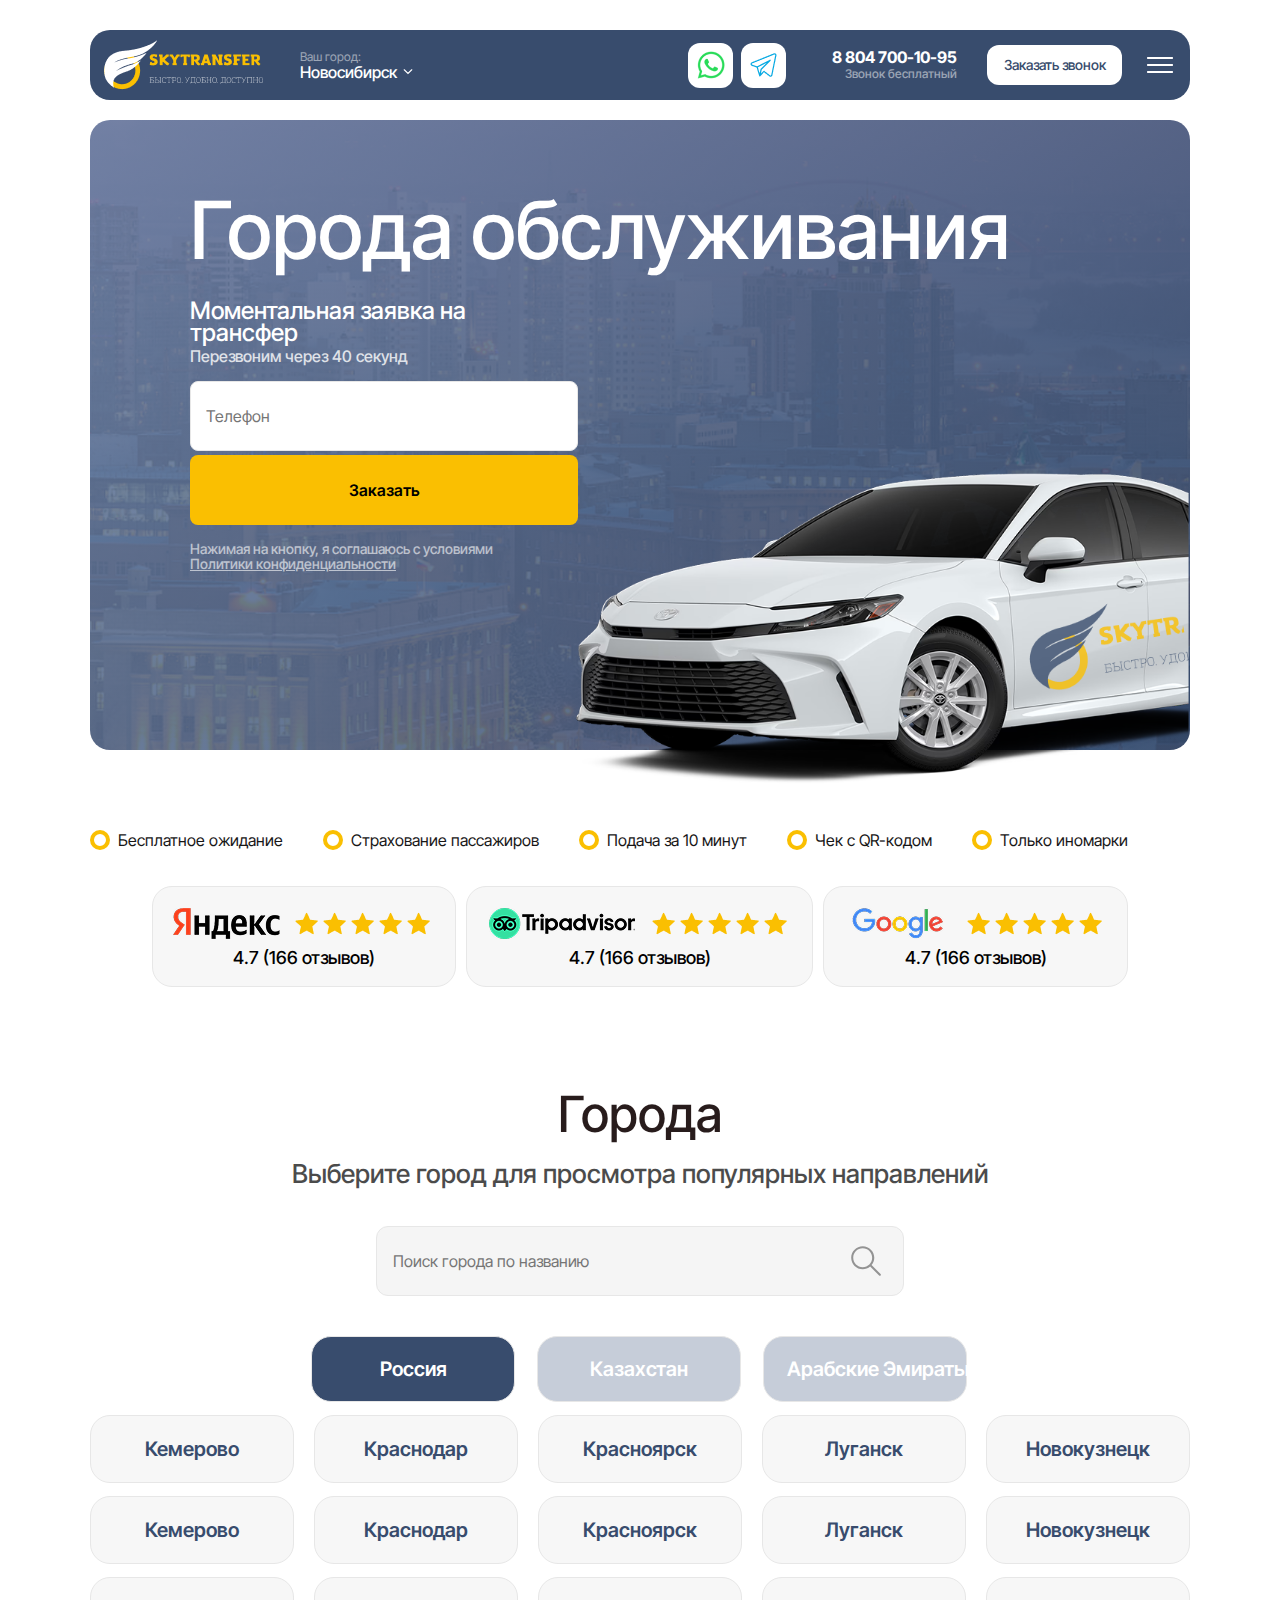
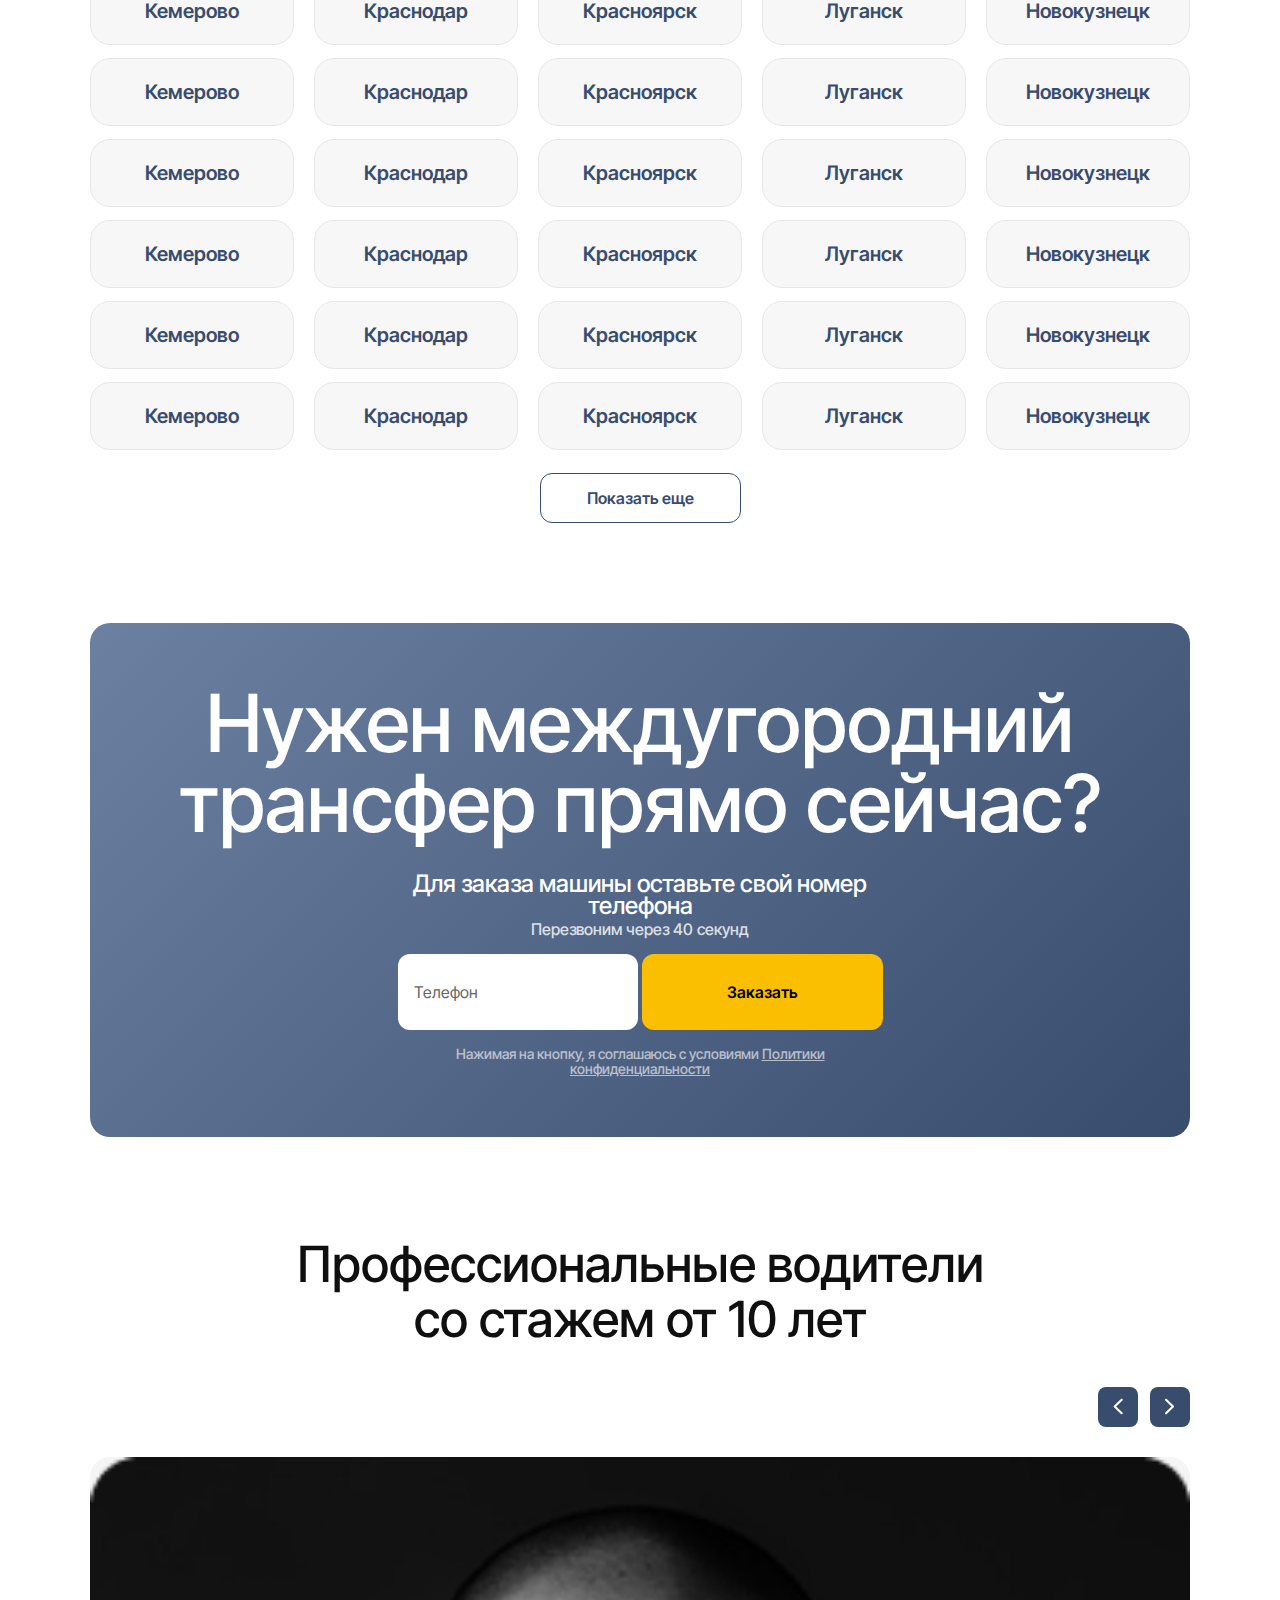
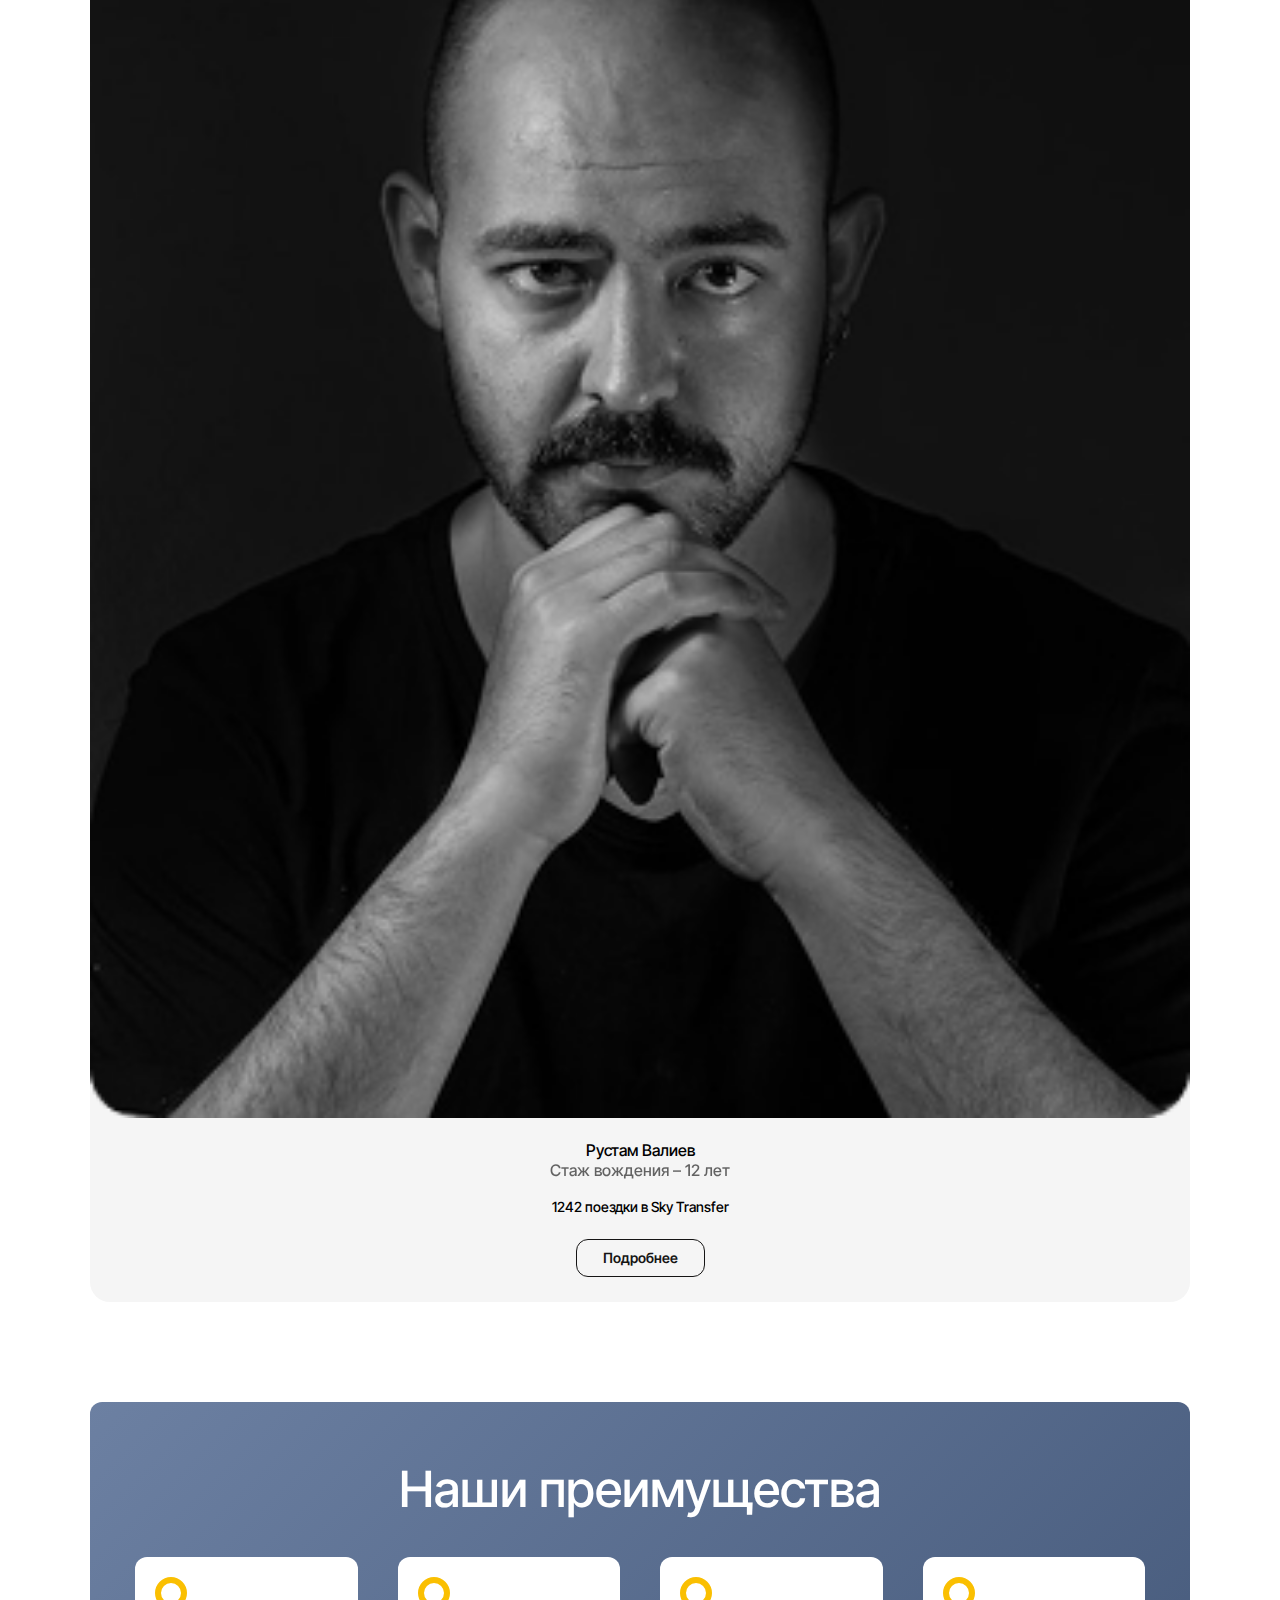
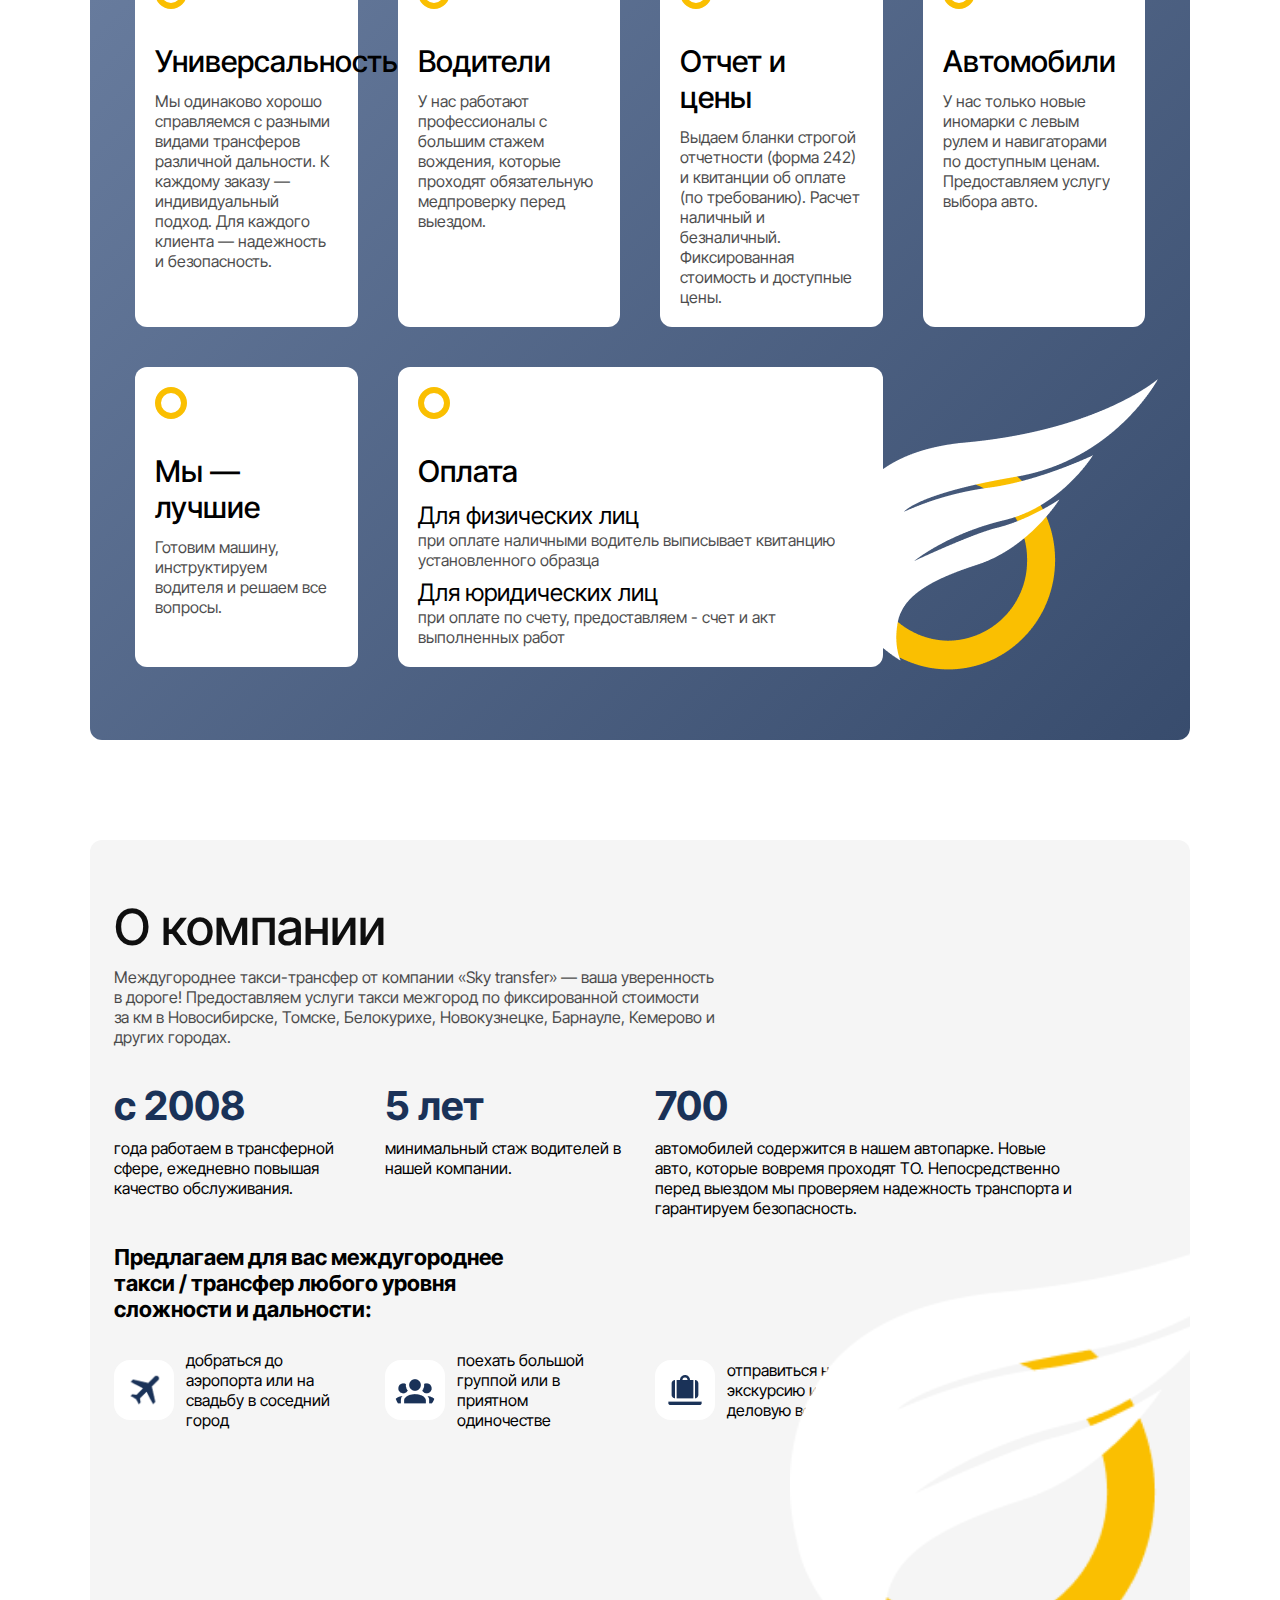
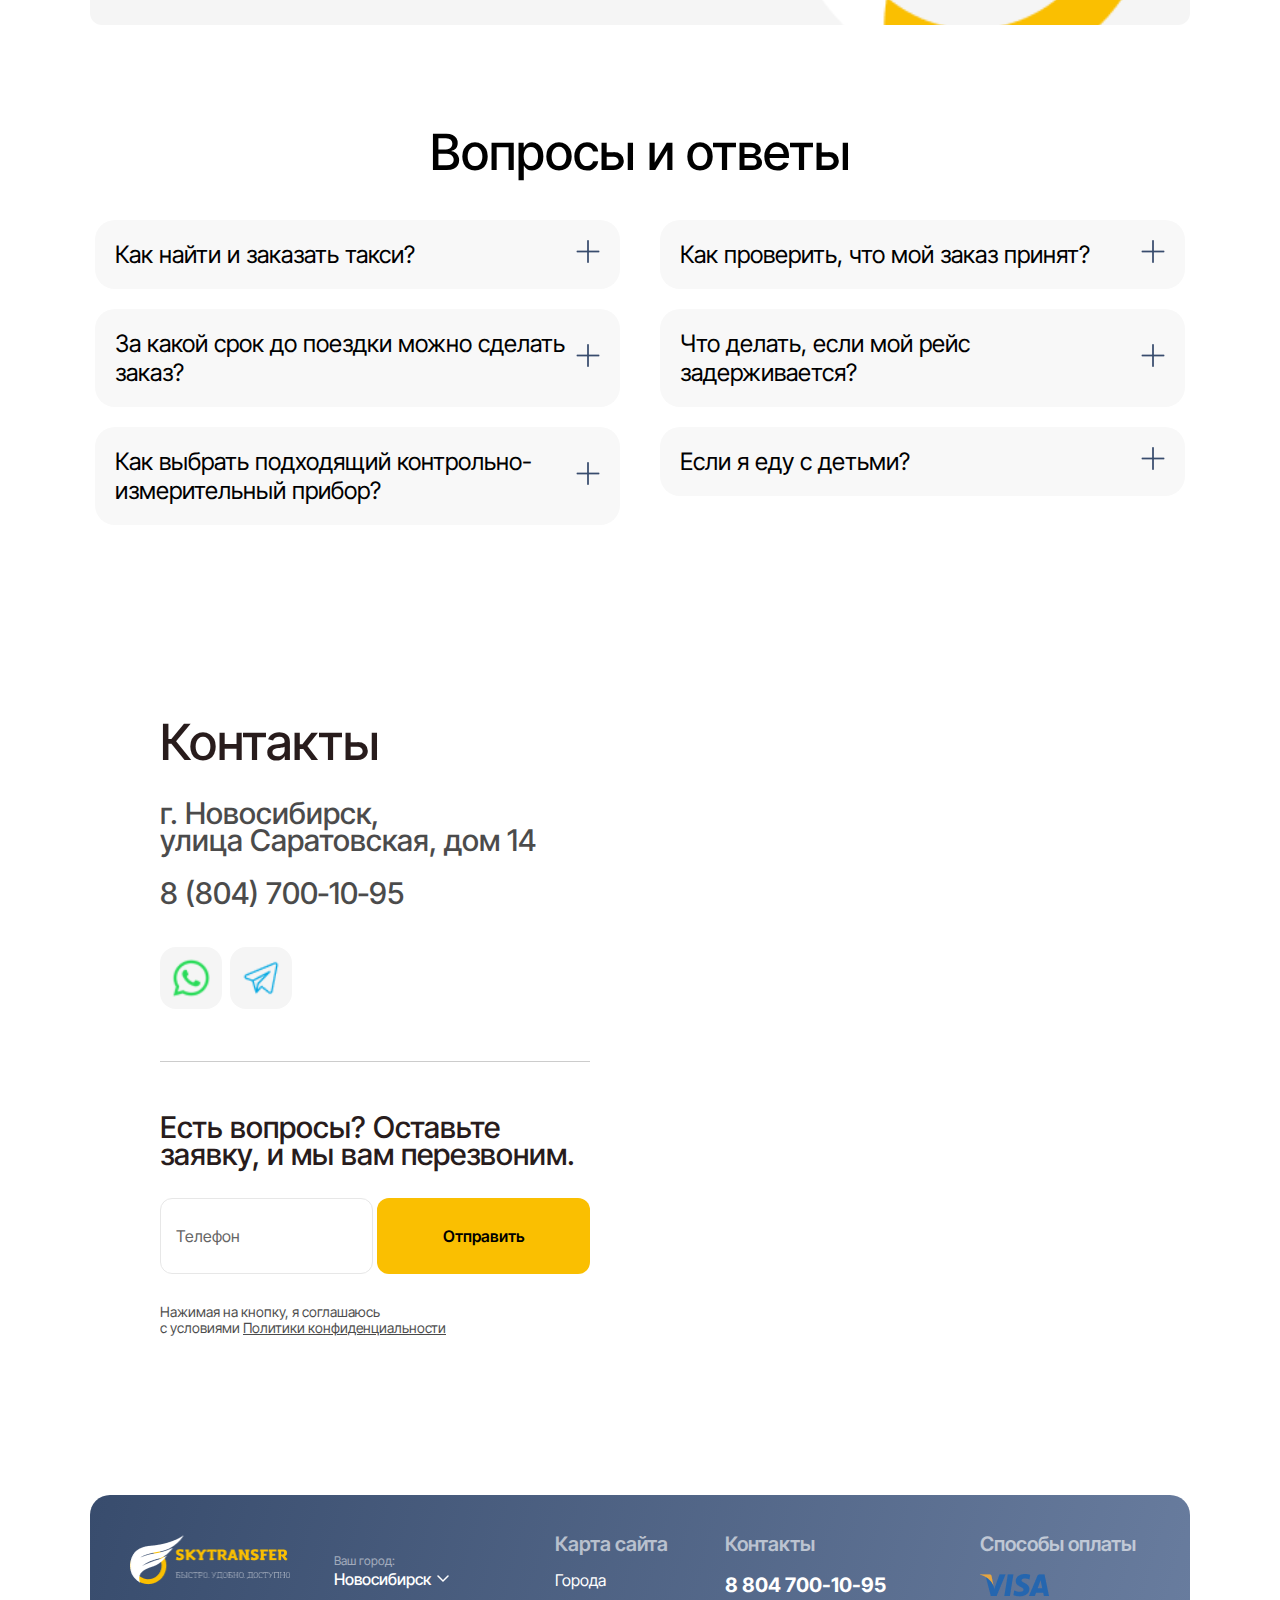
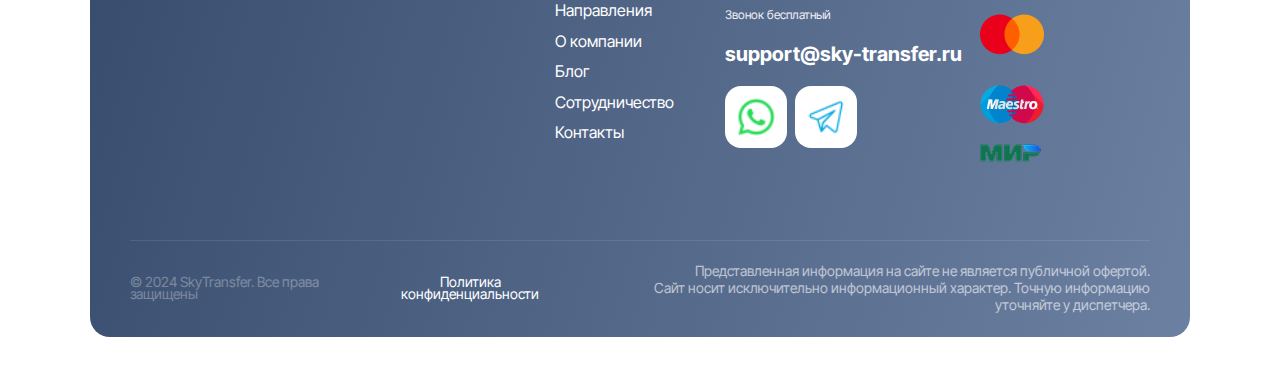
<file: service-cities.html>
<!DOCTYPE html>
<html lang="ru">

<head>
    <meta charset="UTF-8">
    <meta name="viewport" content="width=device-width, initial-scale=1.0">
    <title>Города обслуживания | Sky Transfer</title>
    <link rel="stylesheet" href="css/normalize.css">
    <link rel="stylesheet" href="css/bootstrap-grid.css">
    <link rel="stylesheet" href="https://cdn.jsdelivr.net/npm/swiper@11/swiper-bundle.min.css" />
    <link rel="stylesheet" href="css/style.css">
</head>

<body class="service-cities">
    <div class="container">

        <header class=" header">
            <div class="row align-items-center justify-content-between">
                <!-- Логотип и город -->
                <div class="header__left">
                    <a href="#" class="header__logo " aria-label="Логотип SkyTransfer">
                        <img src="img/logo.png" alt="SkyTransfer">
                    </a>
                    <div class="header__city d-block city-dropdown" id="cityHeader">
                        <span class="header__city-label">Ваш город:</span><br>

                        <button class="city-current" type="button" aria-haspopup="listbox">
                            <span class="city-name">Новосибирск</span>

                            <svg class="city-arrow" width="10" height="6" viewBox="0 0 12 8" fill="none">
                                <path d="M1 1L6 6L11 1" stroke="currentColor" stroke-width="1.5"
                                    stroke-linecap="round" />
                            </svg>
                        </button>

                        <ul class="city-list" role="listbox"></ul>
                    </div>
                </div>



                <!-- Контакты, кнопки и бургер -->
                <div class="header__right">
                    <!-- Меню (для десктопа) -->
                    <nav class="header__menu d-none ">
                        <a href="#" class="header__link">Расчет трансфера</a>
                        <a href="#" class="header__link">Оплата</a>
                        <a href="#" class="header__link">Отзывы</a>
                        <a href="#" class="header__link">Контакты</a>
                    </nav>
                    <div class=" header__icons d-none d-xl-flex">
                        <a href="#" class="header__icon mr-2" aria-label="WhatsApp">
                            <img src="img/whatsapp.png" alt="WhatsApp">
                        </a>
                        <a href="#" class="header__icon" aria-label="Telegram">
                            <img src="img/tg.png" alt="Telegram">
                        </a>
                    </div>
                    <a href="tel:88047001095" class=" header__phone d-none d-xl-block">
                        <strong>8 804 700-10-95</strong><br>
                        <span>Звонок бесплатный</span>
                    </a>
                    <div class="header__button d-none d-xl-flex">
                        <button class="btn btn-white">Заказать звонок</button>
                    </div>

                    <input type="checkbox" id="side-checkbox" />
                    <div class="side-panel">
                        <div>
                            <div class="side-panel-top">
                                <div><img src="img/logo.png" alt="Логотип"></div>
                                <label for="side-checkbox" class="close-btn"></label>
                            </div>
                            <div class="only-mob-menu">
                                <div class="only-mob-menu-item">
                                    <a href="#">Расчет трансфера</a>
                                </div>
                                <div class="only-mob-menu-item">
                                    <a href="#">Оплата</a>
                                </div>
                                <div class="only-mob-menu-item">
                                    <a href="#">Отзывы</a>
                                </div>
                                <div class="only-mob-menu-item">
                                    <a href="#">Контакты</a>
                                </div>
                            </div>
                            <div class="side-menu">
                                <div class="side-menu-item">
                                    <a href="#">Города</a>
                                </div>
                                <div class="side-menu-item">
                                    <a href="#">Направления</a>
                                </div>
                                <div class="side-menu-item">
                                    <a href="#">Блог</a>
                                </div>
                                <div class="side-menu-item">
                                    <a href="#">Сотрудничество</a>
                                </div>
                                <div class="side-menu-item">
                                    <a href="#">О компании</a>
                                </div>
                            </div>
                        </div>
                        <div>


                            <div class=" header__icons">
                                <a href="#" class="header__icon mr-2" aria-label="WhatsApp">
                                    <img src="img/whatsapp.png" alt="WhatsApp">
                                </a>
                                <a href="#" class="header__icon" aria-label="Telegram">
                                    <img src="img/tg.png" alt="Telegram">
                                </a>
                            </div>
                            <a href="tel:88047001095" class="d-block header__phone">
                                <strong>8 804 700-10-95</strong><br>
                                <span>Звонок бесплатный</span>
                            </a>
                            <a href="mailto:support@sky-transfer.ru" class="footer__email">support@sky-transfer.ru</a>
                            <div class="header__button ">
                                <button class="btn btn-white">Заказать звонок</button>
                            </div>
                        </div>
                    </div>
                    <div class="header__burger side-b side-open side-button-1-wr">
                        <label class="side-button-1" for="side-checkbox">
                            <div class="side-b side-open"><img src="img/icons/burger.png" alt="Меню"></div>
                        </label>

                    </div>

                </div>
            </div>


        </header>

        <div class="header__bottom-mobile d-flex d-md-none">
            <a href="tel:88047001095" class="d-block header__phone">
                <strong>8 804 700-10-95</strong><br>
                <span>Звонок бесплатный</span>
            </a>
            <div class="header__button ">
                <button class="btn btn-white">Заказать звонок</button>
            </div>
        </div>
    </div>
    <section class="hero">
        <div class="container ">
            <div class="hero__inner">
                <div class="hero__content">
                    <h1 class="hero__title">Города обслуживания</h1>

                    <div class="hero__list d-flex d-md-none">
                        <div class="hero__list-item">
                            <div class="hero__list-icon"></div>
                            <div class="hero__list-text">Бесплатное ожидание</div>
                        </div>
                        <div class="hero__list-item">
                            <div class="hero__list-icon"></div>
                            <div class="hero__list-text">Стахование пассажиров</div>
                        </div>
                        <div class="hero__list-item">
                            <div class="hero__list-icon"></div>
                            <div class="hero__list-text">Подача за 10 минут</div>
                        </div>
                        <div class="hero__list-item">
                            <div class="hero__list-icon"></div>
                            <div class="hero__list-text">Чек с QR-кодом</div>
                        </div>
                        <div class="hero__list-item">
                            <div class="hero__list-icon"></div>
                            <div class="hero__list-text">Только иномарки</div>
                        </div>
                    </div>
                    <form class="hero__form">
                        <p class="hero__subtitle">
                            Моментальная заявка на трансфер<br>
                            <span class="hero__timer">Перезвоним через&nbsp;40&nbsp;секунд</span>
                        </p>

                        <input type="tel" class="hero__field hero__field--big" placeholder="Телефон">




                        <button type="submit" class="hero__btn hero__btn--big">Заказать</button>
                        <div class="hero__privacy">
                            Нажимая на кнопку, я соглашаюсь с условиями <a href="#">Политики конфиденциальности</a>
                        </div>
                    </form>


                </div>
                <img src="img/car.png" alt="SkyTransfer car" class="hero__car">
            </div>
        </div>


    </section>
    <section class="advantages">
        <div class="container">

            <!-- Перечень преимуществ -->
            <div class="advantages__features d-none d-lg-flex row">
                <div class="advantages__feature">
                    <span class="advantages__icon"></span>
                    <span class="advantages__text">Бесплатное ожидание</span>
                </div>

                <div class="advantages__feature">
                    <span class="advantages__icon"></span>
                    <span class="advantages__text">Страхование пассажиров</span>
                </div>


                <div class="advantages__feature">
                    <span class="advantages__icon"></span>
                    <span class="advantages__text">Подача за 10 минут</span>
                </div>


                <div class="advantages__feature">
                    <span class="advantages__icon"></span>
                    <span class="advantages__text">Чек с QR-кодом</span>
                </div>


                <div class="advantages__feature">
                    <span class="advantages__icon"></span>
                    <span class="advantages__text">Только иномарки</span>
                </div>

            </div>

            <!-- Блоки с отзывами -->
            <div class="advantages__reviews row">
                <div class=" advantages__review">
                    <div class="advantages__review-card">
                        <div class="advantages__review-title">
                            <img src="img/yandex.png" alt="Яндекс" class="advantages__logo">
                            <span class="advantages__stars">
                                <img src="img/5stars.png" alt="Отзыв 5 звёзд">
                            </span>
                        </div>
                        <div class="advantages__review-rating">4.7 (166 отзывов)</div>
                    </div>
                </div>
                <div class=" advantages__review">
                    <div class="advantages__review-card">
                        <div class="advantages__review-title">
                            <img src="img/tripadvisor.png" alt="Tripadvisor" class="advantages__logo">
                            <span class="advantages__stars">
                                <img src="img/5stars.png" alt="Отзыв 5 звёзд">
                            </span>
                        </div>
                        <div class="advantages__review-rating">4.7 (166 отзывов)</div>
                    </div>
                </div>
                <div class=" advantages__review">
                    <div class="advantages__review-card">
                        <div class="advantages__review-title">
                            <img src="img/google.png" alt="Google" class="advantages__logo">
                            <span class="advantages__stars">
                                <img src="img/5stars.png" alt="Отзыв 5 звёзд">
                            </span>
                        </div>
                        <div class="advantages__review-rating">4.7 (166 отзывов)</div>
                    </div>
                </div>
            </div>
        </div>
    </section>
    <section class="routes container">
        <!-- Заголовок -->
        <div class="row">
            <div class="col-12">
                <h2 class="routes__title">Города</h2>
                <div class="routes__subtitle">Выберите город для просмотра популярных направлений</div>
            </div>
        </div>
        <div class="search-wrapper">
            <input type="text" placeholder="Поиск города по названию" class="search-input" />
        
            <svg class="search-icon" xmlns="http://www.w3.org/2000/svg" width="44" height="44" viewBox="0 0 44 44" fill="none">
                <g opacity="0.4">
                    <path
                        d="M27.5756 26.0951C29.2311 24.0911 30.2766 21.5208 30.2766 18.6891C30.2766 12.3288 25.0925 7.14459 18.7321 7.14459C12.3717 7.14459 7.1875 12.3288 7.1875 18.6891C7.1875 25.0495 12.3717 30.2337 18.7321 30.2337C21.5202 30.2337 24.134 29.2317 26.138 27.5327L35.1123 36.507C35.3301 36.7248 35.5915 36.8119 35.8528 36.8119C36.1142 36.8119 36.3756 36.7248 36.5934 36.507C36.9855 36.1149 36.9855 35.4179 36.5934 35.0258L27.5756 26.0951ZM18.6885 28.1426C13.4608 28.1426 9.23502 23.9169 9.23502 18.6891C9.23502 13.4614 13.4608 9.23568 18.6885 9.23568C23.9162 9.23568 28.142 13.4614 28.142 18.6891C28.142 23.9169 23.9162 28.1426 18.6885 28.1426Z"
                        fill="black" />
                </g>
            </svg>
        </div>

        <!-- Табы (cтраны) -->
        <div class="routes__tabs row">
            <div class="col-xl-1-5 routes__item">
                <button class="routes__tab is-active " data-target="RU">Россия</button>
            </div>
            <div class="col-xl-1-5 routes__item">
                <button class="routes__tab " data-target="KZ">Казахстан</button>
            </div>
            <div class="col-xl-1-5 routes__item">
                <button class="routes__tab " data-target="ARE">Арабские Эмираты</button>
            </div>
        </div>

        <!-- Карточки направлений -->
        <div class="routes__tab-content is-visible" id="RU">
            <div class="row routes__list ">
                <a href="#" class="col-6  col-md-4 col-lg-3 col-xl-1-5 routes__item">
                    <div class="routes__card">
                        <div class="routes__direction">Кемерово</div>

                    </div>
                </a>
                <a href="#" class="col-6  col-md-4 col-lg-3 col-xl-1-5 routes__item">
                    <div class="routes__card">
                        <div class="routes__direction">Краснодар</div>

                    </div>
                </a>
                <a href="#" class="col-6  col-md-4 col-lg-3 col-xl-1-5 routes__item">
                    <div class="routes__card">
                        <div class="routes__direction">Красноярск</div>

                    </div>
                </a>
                <a href="#" class="col-6  col-md-4 col-lg-3 col-xl-1-5 routes__item">
                    <div class="routes__card">
                        <div class="routes__direction">Луганск</div>
                    </div>
                </a>
                <a href="#" class="col-6  col-md-4 col-lg-3 col-xl-1-5 routes__item">
                    <div class="routes__card">
                        <div class="routes__direction">Новокузнецк</div>
                    </div>
                </a>
                <a href="#" class="col-6  col-md-4 col-lg-3 col-xl-1-5 routes__item">
                    <div class="routes__card">
                        <div class="routes__direction">Кемерово</div>

                    </div>
                </a>
                <a href="#" class="col-6  col-md-4 col-lg-3 col-xl-1-5 routes__item">
                    <div class="routes__card">
                        <div class="routes__direction">Краснодар</div>

                    </div>
                </a>
                <a href="#" class="col-6  col-md-4 col-lg-3 col-xl-1-5 routes__item">
                    <div class="routes__card">
                        <div class="routes__direction">Красноярск</div>

                    </div>
                </a>
                <a href="#" class="col-6  col-md-4 col-lg-3 col-xl-1-5 routes__item">
                    <div class="routes__card">
                        <div class="routes__direction">Луганск</div>
                    </div>
                </a>
                <a href="#" class="col-6  col-md-4 col-lg-3 col-xl-1-5 routes__item">
                    <div class="routes__card">
                        <div class="routes__direction">Новокузнецк</div>
                    </div>
                </a> <a href="#" class="col-6  col-md-4 col-lg-3 col-xl-1-5 routes__item">
                    <div class="routes__card">
                        <div class="routes__direction">Кемерово</div>

                    </div>
                </a>
                <a href="#" class="col-6  col-md-4 col-lg-3 col-xl-1-5 routes__item">
                    <div class="routes__card">
                        <div class="routes__direction">Краснодар</div>

                    </div>
                </a>
                <a href="#" class="col-6  col-md-4 col-lg-3 col-xl-1-5 routes__item">
                    <div class="routes__card">
                        <div class="routes__direction">Красноярск</div>

                    </div>
                </a>
                <a href="#" class="col-6  col-md-4 col-lg-3 col-xl-1-5 routes__item">
                    <div class="routes__card">
                        <div class="routes__direction">Луганск</div>
                    </div>
                </a>
                <a href="#" class="col-6  col-md-4 col-lg-3 col-xl-1-5 routes__item">
                    <div class="routes__card">
                        <div class="routes__direction">Новокузнецк</div>
                    </div>
                </a> <a href="#" class="col-6  col-md-4 col-lg-3 col-xl-1-5 routes__item">
                    <div class="routes__card">
                        <div class="routes__direction">Кемерово</div>

                    </div>
                </a>
                <a href="#" class="col-6  col-md-4 col-lg-3 col-xl-1-5 routes__item">
                    <div class="routes__card">
                        <div class="routes__direction">Краснодар</div>

                    </div>
                </a>
                <a href="#" class="col-6  col-md-4 col-lg-3 col-xl-1-5 routes__item">
                    <div class="routes__card">
                        <div class="routes__direction">Красноярск</div>

                    </div>
                </a>
                <a href="#" class="col-6  col-md-4 col-lg-3 col-xl-1-5 routes__item">
                    <div class="routes__card">
                        <div class="routes__direction">Луганск</div>
                    </div>
                </a>
                <a href="#" class="col-6  col-md-4 col-lg-3 col-xl-1-5 routes__item">
                    <div class="routes__card">
                        <div class="routes__direction">Новокузнецк</div>
                    </div>
                </a> <a href="#" class="col-6  col-md-4 col-lg-3 col-xl-1-5 routes__item">
                    <div class="routes__card">
                        <div class="routes__direction">Кемерово</div>

                    </div>
                </a>
                <a href="#" class="col-6  col-md-4 col-lg-3 col-xl-1-5 routes__item">
                    <div class="routes__card">
                        <div class="routes__direction">Краснодар</div>

                    </div>
                </a>
                <a href="#" class="col-6  col-md-4 col-lg-3 col-xl-1-5 routes__item">
                    <div class="routes__card">
                        <div class="routes__direction">Красноярск</div>

                    </div>
                </a>
                <a href="#" class="col-6  col-md-4 col-lg-3 col-xl-1-5 routes__item">
                    <div class="routes__card">
                        <div class="routes__direction">Луганск</div>
                    </div>
                </a>
                <a href="#" class="col-6  col-md-4 col-lg-3 col-xl-1-5 routes__item">
                    <div class="routes__card">
                        <div class="routes__direction">Новокузнецк</div>
                    </div>
                </a> <a href="#" class="col-6  col-md-4 col-lg-3 col-xl-1-5 routes__item">
                    <div class="routes__card">
                        <div class="routes__direction">Кемерово</div>

                    </div>
                </a>
                <a href="#" class="col-6  col-md-4 col-lg-3 col-xl-1-5 routes__item">
                    <div class="routes__card">
                        <div class="routes__direction">Краснодар</div>

                    </div>
                </a>
                <a href="#" class="col-6  col-md-4 col-lg-3 col-xl-1-5 routes__item">
                    <div class="routes__card">
                        <div class="routes__direction">Красноярск</div>

                    </div>
                </a>
                <a href="#" class="col-6  col-md-4 col-lg-3 col-xl-1-5 routes__item">
                    <div class="routes__card">
                        <div class="routes__direction">Луганск</div>
                    </div>
                </a>
                <a href="#" class="col-6  col-md-4 col-lg-3 col-xl-1-5 routes__item">
                    <div class="routes__card">
                        <div class="routes__direction">Новокузнецк</div>
                    </div>
                </a> <a href="#" class="col-6  col-md-4 col-lg-3 col-xl-1-5 routes__item">
                    <div class="routes__card">
                        <div class="routes__direction">Кемерово</div>

                    </div>
                </a>
                <a href="#" class="col-6  col-md-4 col-lg-3 col-xl-1-5 routes__item">
                    <div class="routes__card">
                        <div class="routes__direction">Краснодар</div>

                    </div>
                </a>
                <a href="#" class="col-6  col-md-4 col-lg-3 col-xl-1-5 routes__item">
                    <div class="routes__card">
                        <div class="routes__direction">Красноярск</div>

                    </div>
                </a>
                <a href="#" class="col-6  col-md-4 col-lg-3 col-xl-1-5 routes__item">
                    <div class="routes__card">
                        <div class="routes__direction">Луганск</div>
                    </div>
                </a>
                <a href="#" class="col-6  col-md-4 col-lg-3 col-xl-1-5 routes__item">
                    <div class="routes__card">
                        <div class="routes__direction">Новокузнецк</div>
                    </div>
                </a> <a href="#" class="col-6  col-md-4 col-lg-3 col-xl-1-5 routes__item">
                    <div class="routes__card">
                        <div class="routes__direction">Кемерово</div>

                    </div>
                </a>
                <a href="#" class="col-6  col-md-4 col-lg-3 col-xl-1-5 routes__item">
                    <div class="routes__card">
                        <div class="routes__direction">Краснодар</div>

                    </div>
                </a>
                <a href="#" class="col-6  col-md-4 col-lg-3 col-xl-1-5 routes__item">
                    <div class="routes__card">
                        <div class="routes__direction">Красноярск</div>

                    </div>
                </a>
                <a href="#" class="col-6  col-md-4 col-lg-3 col-xl-1-5 routes__item">
                    <div class="routes__card">
                        <div class="routes__direction">Луганск</div>
                    </div>
                </a>
                <a href="#" class="col-6  col-md-4 col-lg-3 col-xl-1-5 routes__item">
                    <div class="routes__card">
                        <div class="routes__direction">Новокузнецк</div>
                    </div>
                </a>

            </div>
        </div>
        <div class="routes__tab-content " id="KZ">
            <div class="row routes__list ">
                <a href="#" class="col-6  col-md-4 col-lg-3 col-xl-1-5 routes__item">
                    <div class="routes__card">
                        <div class="routes__direction">KZ</div>

                    </div>
                </a>
                <a href="#" class="col-6  col-md-4 col-lg-3 col-xl-1-5 routes__item">
                    <div class="routes__card">
                        <div class="routes__direction">Краснодар</div>

                    </div>
                </a>
                <a href="#" class="col-6  col-md-4 col-lg-3 col-xl-1-5 routes__item">
                    <div class="routes__card">
                        <div class="routes__direction">Красноярск</div>

                    </div>
                </a>
                <a href="#" class="col-6  col-md-4 col-lg-3 col-xl-1-5 routes__item">
                    <div class="routes__card">
                        <div class="routes__direction">Луганск</div>
                    </div>
                </a>
                <a href="#" class="col-6  col-md-4 col-lg-3 col-xl-1-5 routes__item">
                    <div class="routes__card">
                        <div class="routes__direction">Новокузнецк</div>
                    </div>
                </a>
                <a href="#" class="col-6  col-md-4 col-lg-3 col-xl-1-5 routes__item">
                    <div class="routes__card">
                        <div class="routes__direction">Кемерово</div>

                    </div>
                </a>
                <a href="#" class="col-6  col-md-4 col-lg-3 col-xl-1-5 routes__item">
                    <div class="routes__card">
                        <div class="routes__direction">Краснодар</div>

                    </div>
                </a>
                <a href="#" class="col-6  col-md-4 col-lg-3 col-xl-1-5 routes__item">
                    <div class="routes__card">
                        <div class="routes__direction">Красноярск</div>

                    </div>
                </a>
                <a href="#" class="col-6  col-md-4 col-lg-3 col-xl-1-5 routes__item">
                    <div class="routes__card">
                        <div class="routes__direction">Луганск</div>
                    </div>
                </a>
                <a href="#" class="col-6  col-md-4 col-lg-3 col-xl-1-5 routes__item">
                    <div class="routes__card">
                        <div class="routes__direction">Новокузнецк</div>
                    </div>
                </a> <a href="#" class="col-6  col-md-4 col-lg-3 col-xl-1-5 routes__item">
                    <div class="routes__card">
                        <div class="routes__direction">Кемерово</div>

                    </div>
                </a>
                <a href="#" class="col-6  col-md-4 col-lg-3 col-xl-1-5 routes__item">
                    <div class="routes__card">
                        <div class="routes__direction">Краснодар</div>

                    </div>
                </a>
                <a href="#" class="col-6  col-md-4 col-lg-3 col-xl-1-5 routes__item">
                    <div class="routes__card">
                        <div class="routes__direction">Красноярск</div>

                    </div>
                </a>
                <a href="#" class="col-6  col-md-4 col-lg-3 col-xl-1-5 routes__item">
                    <div class="routes__card">
                        <div class="routes__direction">Луганск</div>
                    </div>
                </a>
                <a href="#" class="col-6  col-md-4 col-lg-3 col-xl-1-5 routes__item">
                    <div class="routes__card">
                        <div class="routes__direction">Новокузнецк</div>
                    </div>
                </a> <a href="#" class="col-6  col-md-4 col-lg-3 col-xl-1-5 routes__item">
                    <div class="routes__card">
                        <div class="routes__direction">Кемерово</div>

                    </div>
                </a>
                <a href="#" class="col-6  col-md-4 col-lg-3 col-xl-1-5 routes__item">
                    <div class="routes__card">
                        <div class="routes__direction">Краснодар</div>

                    </div>
                </a>
                <a href="#" class="col-6  col-md-4 col-lg-3 col-xl-1-5 routes__item">
                    <div class="routes__card">
                        <div class="routes__direction">Красноярск</div>

                    </div>
                </a>
                <a href="#" class="col-6  col-md-4 col-lg-3 col-xl-1-5 routes__item">
                    <div class="routes__card">
                        <div class="routes__direction">Луганск</div>
                    </div>
                </a>
                <a href="#" class="col-6  col-md-4 col-lg-3 col-xl-1-5 routes__item">
                    <div class="routes__card">
                        <div class="routes__direction">Новокузнецк</div>
                    </div>
                </a> <a href="#" class="col-6  col-md-4 col-lg-3 col-xl-1-5 routes__item">
                    <div class="routes__card">
                        <div class="routes__direction">Кемерово</div>

                    </div>
                </a>
                <a href="#" class="col-6  col-md-4 col-lg-3 col-xl-1-5 routes__item">
                    <div class="routes__card">
                        <div class="routes__direction">Краснодар</div>

                    </div>
                </a>
                <a href="#" class="col-6  col-md-4 col-lg-3 col-xl-1-5 routes__item">
                    <div class="routes__card">
                        <div class="routes__direction">Красноярск</div>

                    </div>
                </a>
                <a href="#" class="col-6  col-md-4 col-lg-3 col-xl-1-5 routes__item">
                    <div class="routes__card">
                        <div class="routes__direction">Луганск</div>
                    </div>
                </a>
                <a href="#" class="col-6  col-md-4 col-lg-3 col-xl-1-5 routes__item">
                    <div class="routes__card">
                        <div class="routes__direction">Новокузнецк</div>
                    </div>
                </a> <a href="#" class="col-6  col-md-4 col-lg-3 col-xl-1-5 routes__item">
                    <div class="routes__card">
                        <div class="routes__direction">Кемерово</div>

                    </div>
                </a>
                <a href="#" class="col-6  col-md-4 col-lg-3 col-xl-1-5 routes__item">
                    <div class="routes__card">
                        <div class="routes__direction">Краснодар</div>

                    </div>
                </a>
                <a href="#" class="col-6  col-md-4 col-lg-3 col-xl-1-5 routes__item">
                    <div class="routes__card">
                        <div class="routes__direction">Красноярск</div>

                    </div>
                </a>
                <a href="#" class="col-6  col-md-4 col-lg-3 col-xl-1-5 routes__item">
                    <div class="routes__card">
                        <div class="routes__direction">Луганск</div>
                    </div>
                </a>
                <a href="#" class="col-6  col-md-4 col-lg-3 col-xl-1-5 routes__item">
                    <div class="routes__card">
                        <div class="routes__direction">Новокузнецк</div>
                    </div>
                </a> <a href="#" class="col-6  col-md-4 col-lg-3 col-xl-1-5 routes__item">
                    <div class="routes__card">
                        <div class="routes__direction">Кемерово</div>

                    </div>
                </a>
                <a href="#" class="col-6  col-md-4 col-lg-3 col-xl-1-5 routes__item">
                    <div class="routes__card">
                        <div class="routes__direction">Краснодар</div>

                    </div>
                </a>
                <a href="#" class="col-6  col-md-4 col-lg-3 col-xl-1-5 routes__item">
                    <div class="routes__card">
                        <div class="routes__direction">Красноярск</div>

                    </div>
                </a>
                <a href="#" class="col-6  col-md-4 col-lg-3 col-xl-1-5 routes__item">
                    <div class="routes__card">
                        <div class="routes__direction">Луганск</div>
                    </div>
                </a>
                <a href="#" class="col-6  col-md-4 col-lg-3 col-xl-1-5 routes__item">
                    <div class="routes__card">
                        <div class="routes__direction">Новокузнецк</div>
                    </div>
                </a> <a href="#" class="col-6  col-md-4 col-lg-3 col-xl-1-5 routes__item">
                    <div class="routes__card">
                        <div class="routes__direction">Кемерово</div>

                    </div>
                </a>
                <a href="#" class="col-6  col-md-4 col-lg-3 col-xl-1-5 routes__item">
                    <div class="routes__card">
                        <div class="routes__direction">Краснодар</div>

                    </div>
                </a>
                <a href="#" class="col-6  col-md-4 col-lg-3 col-xl-1-5 routes__item">
                    <div class="routes__card">
                        <div class="routes__direction">Красноярск</div>

                    </div>
                </a>
                <a href="#" class="col-6  col-md-4 col-lg-3 col-xl-1-5 routes__item">
                    <div class="routes__card">
                        <div class="routes__direction">Луганск</div>
                    </div>
                </a>
                <a href="#" class="col-6  col-md-4 col-lg-3 col-xl-1-5 routes__item">
                    <div class="routes__card">
                        <div class="routes__direction">Новокузнецк</div>
                    </div>
                </a>

            </div>
        </div>
        <div class="routes__tab-content " id="ARE">
            <div class="row routes__list ">
                <a href="#" class="col-6  col-md-4 col-lg-3 col-xl-1-5 routes__item">
                    <div class="routes__card">
                        <div class="routes__direction">ARE</div>

                    </div>
                </a>
                <a href="#" class="col-6  col-md-4 col-lg-3 col-xl-1-5 routes__item">
                    <div class="routes__card">
                        <div class="routes__direction">Краснодар</div>

                    </div>
                </a>
                <a href="#" class="col-6  col-md-4 col-lg-3 col-xl-1-5 routes__item">
                    <div class="routes__card">
                        <div class="routes__direction">Красноярск</div>

                    </div>
                </a>
                <a href="#" class="col-6  col-md-4 col-lg-3 col-xl-1-5 routes__item">
                    <div class="routes__card">
                        <div class="routes__direction">Луганск</div>
                    </div>
                </a>
                <a href="#" class="col-6  col-md-4 col-lg-3 col-xl-1-5 routes__item">
                    <div class="routes__card">
                        <div class="routes__direction">Новокузнецк</div>
                    </div>
                </a>
                <a href="#" class="col-6  col-md-4 col-lg-3 col-xl-1-5 routes__item">
                    <div class="routes__card">
                        <div class="routes__direction">Кемерово</div>

                    </div>
                </a>
                <a href="#" class="col-6  col-md-4 col-lg-3 col-xl-1-5 routes__item">
                    <div class="routes__card">
                        <div class="routes__direction">Краснодар</div>

                    </div>
                </a>
                <a href="#" class="col-6  col-md-4 col-lg-3 col-xl-1-5 routes__item">
                    <div class="routes__card">
                        <div class="routes__direction">Красноярск</div>

                    </div>
                </a>
                <a href="#" class="col-6  col-md-4 col-lg-3 col-xl-1-5 routes__item">
                    <div class="routes__card">
                        <div class="routes__direction">Луганск</div>
                    </div>
                </a>
                <a href="#" class="col-6  col-md-4 col-lg-3 col-xl-1-5 routes__item">
                    <div class="routes__card">
                        <div class="routes__direction">Новокузнецк</div>
                    </div>
                </a> <a href="#" class="col-6  col-md-4 col-lg-3 col-xl-1-5 routes__item">
                    <div class="routes__card">
                        <div class="routes__direction">Кемерово</div>

                    </div>
                </a>
                <a href="#" class="col-6  col-md-4 col-lg-3 col-xl-1-5 routes__item">
                    <div class="routes__card">
                        <div class="routes__direction">Краснодар</div>

                    </div>
                </a>
                <a href="#" class="col-6  col-md-4 col-lg-3 col-xl-1-5 routes__item">
                    <div class="routes__card">
                        <div class="routes__direction">Красноярск</div>

                    </div>
                </a>
                <a href="#" class="col-6  col-md-4 col-lg-3 col-xl-1-5 routes__item">
                    <div class="routes__card">
                        <div class="routes__direction">Луганск</div>
                    </div>
                </a>
                <a href="#" class="col-6  col-md-4 col-lg-3 col-xl-1-5 routes__item">
                    <div class="routes__card">
                        <div class="routes__direction">Новокузнецк</div>
                    </div>
                </a> <a href="#" class="col-6  col-md-4 col-lg-3 col-xl-1-5 routes__item">
                    <div class="routes__card">
                        <div class="routes__direction">Кемерово</div>

                    </div>
                </a>
                <a href="#" class="col-6  col-md-4 col-lg-3 col-xl-1-5 routes__item">
                    <div class="routes__card">
                        <div class="routes__direction">Краснодар</div>

                    </div>
                </a>
                <a href="#" class="col-6  col-md-4 col-lg-3 col-xl-1-5 routes__item">
                    <div class="routes__card">
                        <div class="routes__direction">Красноярск</div>

                    </div>
                </a>
                <a href="#" class="col-6  col-md-4 col-lg-3 col-xl-1-5 routes__item">
                    <div class="routes__card">
                        <div class="routes__direction">Луганск</div>
                    </div>
                </a>
                <a href="#" class="col-6  col-md-4 col-lg-3 col-xl-1-5 routes__item">
                    <div class="routes__card">
                        <div class="routes__direction">Новокузнецк</div>
                    </div>
                </a> <a href="#" class="col-6  col-md-4 col-lg-3 col-xl-1-5 routes__item">
                    <div class="routes__card">
                        <div class="routes__direction">Кемерово</div>

                    </div>
                </a>
                <a href="#" class="col-6  col-md-4 col-lg-3 col-xl-1-5 routes__item">
                    <div class="routes__card">
                        <div class="routes__direction">Краснодар</div>

                    </div>
                </a>
                <a href="#" class="col-6  col-md-4 col-lg-3 col-xl-1-5 routes__item">
                    <div class="routes__card">
                        <div class="routes__direction">Красноярск</div>

                    </div>
                </a>
                <a href="#" class="col-6  col-md-4 col-lg-3 col-xl-1-5 routes__item">
                    <div class="routes__card">
                        <div class="routes__direction">Луганск</div>
                    </div>
                </a>
                <a href="#" class="col-6  col-md-4 col-lg-3 col-xl-1-5 routes__item">
                    <div class="routes__card">
                        <div class="routes__direction">Новокузнецк</div>
                    </div>
                </a> <a href="#" class="col-6  col-md-4 col-lg-3 col-xl-1-5 routes__item">
                    <div class="routes__card">
                        <div class="routes__direction">Кемерово</div>

                    </div>
                </a>
                <a href="#" class="col-6  col-md-4 col-lg-3 col-xl-1-5 routes__item">
                    <div class="routes__card">
                        <div class="routes__direction">Краснодар</div>

                    </div>
                </a>
                <a href="#" class="col-6  col-md-4 col-lg-3 col-xl-1-5 routes__item">
                    <div class="routes__card">
                        <div class="routes__direction">Красноярск</div>

                    </div>
                </a>
                <a href="#" class="col-6  col-md-4 col-lg-3 col-xl-1-5 routes__item">
                    <div class="routes__card">
                        <div class="routes__direction">Луганск</div>
                    </div>
                </a>
                <a href="#" class="col-6  col-md-4 col-lg-3 col-xl-1-5 routes__item">
                    <div class="routes__card">
                        <div class="routes__direction">Новокузнецк</div>
                    </div>
                </a> <a href="#" class="col-6  col-md-4 col-lg-3 col-xl-1-5 routes__item">
                    <div class="routes__card">
                        <div class="routes__direction">Кемерово</div>

                    </div>
                </a>
                <a href="#" class="col-6  col-md-4 col-lg-3 col-xl-1-5 routes__item">
                    <div class="routes__card">
                        <div class="routes__direction">Краснодар</div>

                    </div>
                </a>
                <a href="#" class="col-6  col-md-4 col-lg-3 col-xl-1-5 routes__item">
                    <div class="routes__card">
                        <div class="routes__direction">Красноярск</div>

                    </div>
                </a>
                <a href="#" class="col-6  col-md-4 col-lg-3 col-xl-1-5 routes__item">
                    <div class="routes__card">
                        <div class="routes__direction">Луганск</div>
                    </div>
                </a>
                <a href="#" class="col-6  col-md-4 col-lg-3 col-xl-1-5 routes__item">
                    <div class="routes__card">
                        <div class="routes__direction">Новокузнецк</div>
                    </div>
                </a> <a href="#" class="col-6  col-md-4 col-lg-3 col-xl-1-5 routes__item">
                    <div class="routes__card">
                        <div class="routes__direction">Кемерово</div>

                    </div>
                </a>
                <a href="#" class="col-6  col-md-4 col-lg-3 col-xl-1-5 routes__item">
                    <div class="routes__card">
                        <div class="routes__direction">Краснодар</div>

                    </div>
                </a>
                <a href="#" class="col-6  col-md-4 col-lg-3 col-xl-1-5 routes__item">
                    <div class="routes__card">
                        <div class="routes__direction">Красноярск</div>

                    </div>
                </a>
                <a href="#" class="col-6  col-md-4 col-lg-3 col-xl-1-5 routes__item">
                    <div class="routes__card">
                        <div class="routes__direction">Луганск</div>
                    </div>
                </a>
                <a href="#" class="col-6  col-md-4 col-lg-3 col-xl-1-5 routes__item">
                    <div class="routes__card">
                        <div class="routes__direction">Новокузнецк</div>
                    </div>
                </a>

            </div>
        </div>

        <!-- Кнопка показать еще -->
        <div class="row justify-content-center">
            <div class="col-auto">
                <button class="routes__more">Показать еще</button>
            </div>
        </div>
    </section>



    <div class="container">
        <section class="urgent-order d-none d-md-block">
            <div class="row justify-content-center">
                <h2 class="urgent-order__title text-center col-12">Нужен междугородний<br>трансфер прямо сейчас?</h2>
            </div>
            <div class="row justify-content-center">

                <div class="col-12 text-center urgent-order__content">

                    <p class="urgent-order__subtitle">
                        Для заказа машины оставьте свой номер телефона<br>
                        <span class="urgent-order__timer">Перезвоним через 40 секунд</span>
                    </p>
                    <form class="urgent-order__form">
                        <input type="tel" class="urgent-order__input" placeholder="Телефон">
                        <button type="submit" class="urgent-order__button">Заказать</button>
                    </form>
                    <p class="urgent-order__privacy">
                        Нажимая на кнопку, я соглашаюсь с условиями <a href="#">Политики конфиденциальности</a>
                    </p>
                </div>
            </div>

        </section>
    </div>
    <section class="container">
        <div class="drivers ">
            <div class="row">
                <div class="col-12 drivers__header">
                    <h2 class="drivers__title">Профессиональные водители<br class="d-none d-md-flex">со стажем <br
                            class="d-flex d-md-none">от 10 лет</h2>
                </div>
            </div>

            <!-- Слайдер Swiper -->
            <div class="swiper drivers__slider">
                <!-- Навигация -->
                <div class="swiper-buttons">
                    <div class="swiper-button-prev-drivers">
                        <img src="img/icons/arrow.svg" alt="Предыдущий слайд">
                    </div>
                    <div class="swiper-button-next-drivers">
                        <img src="img/icons/arrow.svg" alt="Следующий слайд">
                    </div>
                </div>

                <div class="swiper-wrapper">
                    <div class="swiper-slide ">
                        <div class="drivers__card">
                            <img src="img/man1.png" alt="Водитель" class="drivers__photo">
                            <div class="drivers__info">
                                <div class="drivers__name">Рустам Валиев</div>
                                <div class="drivers__exp">Стаж вождения – 12 лет</div>
                                <div class="drivers__rides">1242 поездки в Sky Transfer</div>
                                <button class="drivers__button">Подробнее</button>
                            </div>
                        </div>
                    </div>
                    <div class="swiper-slide ">
                        <div class="drivers__card">
                            <img src="img/man2.png" alt="Водитель" class="drivers__photo">
                            <div class="drivers__info">
                                <div class="drivers__name">Максим Петров</div>
                                <div class="drivers__exp">Стаж вождения – 12 лет</div>
                                <div class="drivers__rides">1242 поездки в Sky Transfer</div>
                                <button class="drivers__button">Подробнее</button>
                            </div>
                        </div>
                    </div>
                    <div class="swiper-slide ">
                        <div class="drivers__card">
                            <img src="img/man1.png" alt="Водитель" class="drivers__photo">
                            <div class="drivers__info">
                                <div class="drivers__name">Рустам Валиев</div>
                                <div class="drivers__exp">Стаж вождения – 12 лет</div>
                                <div class="drivers__rides">1242 поездки в Sky Transfer</div>
                                <button class="drivers__button">Подробнее</button>
                            </div>
                        </div>
                    </div>
                    <div class="swiper-slide  ">
                        <div class="drivers__card">
                            <img src="img/man3.png" alt="Водитель" class="drivers__photo">
                            <div class="drivers__info">
                                <div class="drivers__name">Андрей Девяткин</div>
                                <div class="drivers__exp">Стаж вождения – 12 лет</div>
                                <div class="drivers__rides">1242 поездки в Sky Transfer</div>
                                <button class="drivers__button">Подробнее</button>
                            </div>
                        </div>
                    </div>
                    <div class="swiper-slide  ">
                        <div class="drivers__card">
                            <img src="img/man4.png" alt="Водитель" class="drivers__photo">
                            <div class="drivers__info">
                                <div class="drivers__name">Дмитрий Захаренко</div>
                                <div class="drivers__exp">Стаж вождения – 12 лет</div>
                                <div class="drivers__rides">1242 поездки в Sky Transfer</div>
                                <button class="drivers__button">Подробнее</button>
                            </div>
                        </div>
                    </div>
                </div>

            </div>
        </div>
    </section>
    <section class="container">
        <div class="benefits">
            <div class="row">
                <div class="col-12">
                    <h2 class="benefits__title">Наши преимущества</h2>
                </div>
            </div>

            <div class="row">
                <div class="col-12 col-md-6 col-xl-3 benefits__item">
                    <div class="benefits__card">
                        <div class="benefits__icon"></div>
                        <h3 class="benefits__heading">Универсальность</h3>
                        <p class="benefits__text">
                            Мы одинаково хорошо справляемся с разными видами трансферов различной дальности. К каждому
                            заказу — индивидуальный подход. Для каждого клиента — надежность и безопасность.
                        </p>
                    </div>
                </div>

                <div class="col-12 col-md-6 col-xl-3 benefits__item">
                    <div class="benefits__card">
                        <div class="benefits__icon"></div>
                        <h3 class="benefits__heading">Водители</h3>
                        <p class="benefits__text">
                            У нас работают профессионалы с большим стажем вождения, которые проходят обязательную
                            медпроверку перед выездом.
                        </p>
                    </div>
                </div>

                <div class="col-12 col-md-6 col-xl-3 benefits__item">
                    <div class="benefits__card">
                        <div class="benefits__icon"></div>
                        <h3 class="benefits__heading">Отчет и цены</h3>
                        <p class="benefits__text">
                            Выдаем бланки строгой отчетности (форма 242) и квитанции об оплате (по требованию). Расчет
                            наличный и безналичный. Фиксированная стоимость и доступные цены.
                        </p>
                    </div>
                </div>

                <div class="col-12 col-md-6 col-xl-3 benefits__item">
                    <div class="benefits__card">
                        <div class="benefits__icon"></div>
                        <h3 class="benefits__heading">Автомобили</h3>
                        <p class="benefits__text">
                            У нас только новые иномарки с левым рулем и навигаторами по доступным ценам. Предоставляем
                            услугу выбора авто.
                        </p>
                    </div>
                </div>

                <div class="col-12 col-md-6 col-xl-3 benefits__item">
                    <div class="benefits__card">
                        <div class="benefits__icon"></div>
                        <h3 class="benefits__heading">Мы — лучшие</h3>
                        <p class="benefits__text">
                            Готовим машину, инструктируем водителя и решаем все вопросы.
                        </p>
                    </div>
                </div>

                <div class="col-12 col-md-6 col-xl-6 benefits__item">
                    <div class="benefits__card">
                        <div class="benefits__icon"></div>
                        <h3 class="benefits__heading">Оплата</h3>
                        <div class="benefits__bottom">
                            <div class="benefitst__bottom-text">
                                <div class="benefits__bottom-header">Для физических лиц</div>
                                <div class="benefits__text">при оплате наличными водитель выписывает квитанцию
                                    установленного образца</div>
                            </div>
                            <div class="benefitst__bottom-text">
                                <div class="benefits__bottom-header">Для юридических лиц</div>
                                <div class="benefits__text">при оплате по счету, предоставляем - счет и акт выполненных
                                    работ</div>
                            </div>
                        </div>
                    </div>
                </div>
            </div>
            <img src="img/brand.png" class="benefits__backimg ">
        </div>
    </section>




    <div class="container">
        <section class="about ">
            <div class="row">
                <div class="col-12 col-md-7">
                    <h2 class="about__title">О компании</h2>
                    <p class="about__description">
                        Междугороднее такси-трансфер от компании «Sky transfer» — ваша уверенность в дороге!
                        Предоставляем услуги такси межгород по фиксированной стоимости за км в Новосибирске,
                        Томске, Белокурихе, Новокузнецке, Барнауле, Кемерово и других городах.
                    </p>
                </div>
            </div>

            <div class="row about__figures">
                <div class="col-12 col-md-3">
                    <div class="about__figure">
                        <div class="about__figure-value">с 2008</div>
                        <div class="about__figure-text">года работаем в трансферной сфере, ежедневно повышая качество
                            обслуживания.</div>
                    </div>
                </div>
                <div class="col-12 col-md-3">
                    <div class="about__figure">
                        <div class="about__figure-value">5 лет</div>
                        <div class="about__figure-text">минимальный стаж водителей в нашей компании.</div>
                    </div>
                </div>
                <div class="col-12 col-md-5">
                    <div class="about__figure">
                        <div class="about__figure-value">700</div>
                        <div class="about__figure-text">
                            автомобилей содержится в нашем автопарке. Новые авто, которые вовремя проходят ТО.
                            Непосредственно перед выездом мы проверяем надежность транспорта и гарантируем безопасность.
                        </div>
                    </div>
                </div>
            </div>
            <div class="row">
                <div class="col-12 col-md-5">
                    <h3 class="about__subtitle">
                        Предлагаем для вас междугороднее такси / трансфер любого уровня сложности и дальности:
                    </h3>
                </div>
            </div>
            <div class="row about__offers">


                <div class="col-12 col-md-3 about__offer">
                    <div class="about__offer-icon"><img src="img/icons/airplane.png"></div>
                    <p class="about__offer-text">добраться до аэропорта или на свадьбу в соседний город</p>
                </div>

                <div class="col-12 col-md-3 about__offer">
                    <div class="about__offer-icon"><img src="img/icons/group.png"></div>
                    <p class="about__offer-text">поехать большой группой или в приятном одиночестве</p>
                </div>

                <div class="col-12 col-md-3 about__offer">
                    <div class="about__offer-icon"><img src="img/icons/bag.png"></div>
                    <p class="about__offer-text">отправиться на экскурсию или деловую встречу</p>
                </div>
            </div>
            <img src="img/brand.png" alt="Бренд логотип" class="about_backimg">
        </section>
    </div>
    <section class="faq">
        <div class="container">
            <h2>Вопросы и ответы</h2>
            <div class="row">
                <!-- Левая колонка -->
                <div class="col-12 col-md-6 d-flex flex-column ">
                    <div class="faq-item">
                        <div class="faq-question">
                            <span>Как найти и заказать такси?</span>
                            <span class="faq-icon"><img src="img/icons/plus.png"></span>
                        </div>
                        <div class="faq-answer">Вы можете воспользоваться приложением или позвонить по телефону.</div>
                    </div>
                    <div class="faq-item">
                        <div class="faq-question">
                            <span>За какой срок до поездки можно сделать заказ?</span>
                            <span class="faq-icon"><img src="img/icons/plus.png"></span>
                        </div>
                        <div class="faq-answer">Рекомендуем заказывать минимум за 30 минут до поездки.</div>
                    </div>
                    <div class="faq-item">
                        <div class="faq-question">
                            <span>Как выбрать подходящий контрольно-измерительный прибор?</span>
                            <span class="faq-icon"><img src="img/icons/plus.png"></span>
                        </div>
                        <div class="faq-answer">Уточните параметры задачи, после чего выберите прибор по каталогу.</div>
                    </div>
                </div>

                <!-- Правая колонка -->
                <div class="col-12 col-md-6 d-flex flex-column ">
                    <div class="faq-item">
                        <div class="faq-question">
                            <span>Как проверить, что мой заказ принят?</span>
                            <span class="faq-icon"><img src="img/icons/plus.png"></span>
                        </div>
                        <div class="faq-answer">Темпор ат элемендум диам витэ донец. Вариус бибендум эрос сед портtitor.
                        </div>
                    </div>
                    <div class="faq-item">
                        <div class="faq-question">
                            <span>Что делать, если мой рейс задерживается?</span>
                            <span class="faq-icon"><img src="img/icons/plus.png"></span>
                        </div>
                        <div class="faq-answer">Наши водители отслеживают изменения рейсов и подстраиваются под
                            расписание.
                        </div>
                    </div>
                    <div class="faq-item">
                        <div class="faq-question">
                            <span>Если я еду с детьми?</span>
                            <span class="faq-icon"><img src="img/icons/plus.png"></span>
                        </div>
                        <div class="faq-answer">Уточните это при заказе — мы предоставим детское кресло.</div>
                    </div>
                </div>
            </div>
        </div>
    </section>
    <section class="container">
        <div class="contact-map row no-gutters">
            <div id="yandex-map" class="contact-map__background"></div>
            <!-- карточка контактов -->
            <div class="col-12 col-lg-6">
                <div class="contact-card">
                    <h2 class="contact-card__title">Контакты</h2>

                    <address class="contact-card__addr">
                        г.&nbsp;Новосибирск, улица Саратовская, дом&nbsp;14
                    </address>

                    <a href="tel:+78047001095" class="contact-card__phone">8 (804) 700‑10‑95</a>

                    <div class="contact-card__messengers">
                        <a href="#"><img src="img/whatsapp.png" alt="WhatsApp"></a>
                        <a href="#"><img src="img/tg.png" alt="Telegram"></a>
                    </div>

                    <!-- разделительная линия -->
                    <hr class="contact-card__divider">

                    <p class="contact-card__lead">
                        Есть вопросы? Оставьте заявку, и мы вам перезвоним.
                    </p>

                    <form class="contact-card__form ">
                        <input type="tel" class="contact-card__input" placeholder="Телефон" required>
                        <button class="contact-card__btn">Отправить</button>
                    </form>

                    <small class="contact-card__policy">
                        Нажимая на кнопку, я соглашаюсь с условиями <a href="#">Политики конфиденциальности</a>
                    </small>
                </div>
            </div>

        </div>
    </section>
    <div class="container">
        <footer class="footer row">
            <!-- ВЕРХНЯЯ ГРИД‑ЗОНА -->

            <div class="col-12 footer__top ">
                <div class="row no-gutters">

                    <!-- ЛОГО + ГОРОД -->
                    <div class="col-12  col-lg-5 footer__block footer__brand">
                        <a href="/"><img src="img/logo.png" alt="SkyTransfer" class="footer__logo"></a>


                        <!-- ==== Ф У Т Е Р ==== -->
                        <div class="footer__city city-dropdown" id="cityFooter">
                            <div style="position: relative;">
                                <span class="footer-label">Ваш город:</span><br>

                                <button class="city-current" type="button" aria-haspopup="listbox">
                                    <span class="city-name">Новосибирск</span>

                                    <svg class="city-arrow" width="12" height="8" viewBox="0 0 12 8" fill="none">
                                        <path d="M1 1L6 6L11 1" stroke="currentColor" stroke-width="1.5"
                                            stroke-linecap="round" />
                                    </svg>

                                </button>
                                <ul class="city-list" role="listbox"></ul>
                            </div>




                        </div>

                    </div>

                    <!-- КАРТА САЙТА -->
                    <div class="col-12 col-md-4 col-lg-2 footer__block footer__block-links">
                        <h3 class="footer__heading">Карта сайта</h3>
                        <ul class="footer__list">
                            <li><a href="#">Города</a></li>
                            <li><a href="#">Направления</a></li>
                            <li><a href="#">О компании</a></li>
                            <li><a href="#">Блог</a></li>
                            <li><a href="#">Сотрудничество</a></li>
                            <li><a href="#">Контакты</a></li>
                        </ul>
                    </div>

                    <!-- КОНТАКТЫ -->
                    <div class="col-12 col-md-4 col-lg-3 footer__block footer__block-contacts">
                        <h3 class="footer__heading">Контакты</h3>
                        <a href="tel:+78047001095" class="footer__phone">
                            <span>8 804 700-10-95</span>
                            <small>Звонок бесплатный</small>
                        </a>
                        <a href="mailto:support@sky-transfer.ru" class="footer__email">support@sky-transfer.ru</a>

                        <div class="footer__messengers">
                            <a href="#"><img src="img/whatsapp.png" alt="WhatsApp"></a>
                            <a href="#"><img src="img/tg.png" alt="Telegram"></a>
                        </div>
                    </div>

                    <!-- СПОСОБЫ ОПЛАТЫ -->
                    <div class="col-12 col-md-4 col-lg-2 footer__block footer__payments">
                        <h3 class="footer__heading">Способы оплаты</h3>
                        <ul class="footer__pay">
                            <li><img src="img/visa.png" alt="Visa"></li>
                            <li><img src="img/mastercard.png" alt="MasterCard"></li>
                            <li><img src="img/maestro.png" alt="Maestro"></li>
                            <li><img src="img/mir.png" alt="МИР"></li>
                        </ul>
                    </div>
                </div>
            </div><!-- /.footer__top -->

            <!-- НИЖНЯЯ СТРОКА -->
            <div class="row footer__bottom no-gutters">
                <div class="col-lg-3 footer__copy">
                    © 2024 SkyTransfer. Все права защищены
                </div>
                <div class="col-lg-2 footer__policy ">
                    <a href="#">Политика конфиденциальности</a>
                </div>
                <div class="col-lg-6 footer__disclaimer ">
                    <p>Представленная информация на сайте не является публичной офертой.</p>
                    <p>Сайт носит исключительно информационный характер. Точную информацию уточняйте у диспетчера.</p>
                </div>
            </div>
        </footer>
    </div>

    <script src="https://cdn.jsdelivr.net/npm/swiper@11/swiper-bundle.min.js"></script>

    <script src="https://api-maps.yandex.ru/2.1/?lang=ru_RU&apikey=5cac17b6-1a2d-41ba-bdf4-1a42146f3768"
        type="text/javascript"></script>
    <script src="js/script.js"></script>





</body>

</html>
</file>
<file: css/style.css>
@font-face {
    font-family: 'Inter';
    src: url('../fonts/InterTight/InterTight-VariableFont_wght.ttf') format('truetype');
    font-weight: 100 900;
    font-style: normal;
}

@font-face {
    font-family: 'Inter';
    src: url('../fonts/InterTight/InterTight-Italic-VariableFont_wght.ttf') format('truetype');
    font-weight: 100 900;
    font-style: italic;
}

:root {
    --accent-bg: #384C6D;
    --accent-color: #FABF01;
    --accent-color-hover: #ecb709;
    --accent-bg-hover: #465465;
}

body {
    font-family: 'Inter', sans-serif;
}

h2 {
    font-size: 50px;
    text-align: center;
    font-weight: 500;
    line-height: 1.1;
}

.header {
    background-color: var(--accent-bg);
    align-items: center;
    padding: 10px 14px;
    margin-top: 30px;
    border-radius: 20px;
}

.header .row {
    margin-left: 0px;
    margin-right: 0px;
}

.header__logo {
    max-width: 159px;
}

.header__left {
    display: flex;
    gap: 37px;
    align-items: center;
}

.header__menu {

    display: flex;
    gap: 30px;
    align-items: center;

}

.header__menu a {
    font-size: 16px;
    font-weight: 400;
    color: #fff;
    text-decoration: none;
    transition: all ease-in 0.1s;
}

.header__menu a:hover {
    color: var(--accent-color);
}

.header__right {
    display: flex;
    align-items: center;
}

.header__icons {
    margin-left: 46px;
}

.header__icon {
    background-color: #fff;
    border-radius: 12px;
    width: 45px;
    height: 45px;
    display: flex;
    align-items: center;
    justify-content: center;
    transition: all 0.3s;
}

.header__icon:hover {
    background-color: #e4e4e4;
}

.btn {
    border-radius: 12px;
}

.header .btn-white {
    background-color: #fff;
    color: var(--accent-bg);
    padding: 13.5px 16.5px;
    font-size: 14px;
    line-height: 0.9;
    font-weight: 500;

}

.header__button {
    margin-left: 30px;
}

.header__city {
    color: #fff;
    font-size: 16px;
    text-align: left;
    transition: all ease-in 0.1s;
    line-height: 0.9;
    font-weight: 400;
}

.header__city-label {
    font-size: 12px;
    opacity: 50%;
}

.header__burger {
    margin-left: 22px;
}

.header__phone {
    color: #fff;
    font-size: 16px;
    margin-left: 46px;
    text-align: right;
    transition: all ease-in 0.1s;
    line-height: 0.9;
}

@media (min-width:1400px) {
    .header__menu {
        display: flex !important;
    }
}

.header__phone span {
    line-height: 0.9;
    font-size: 12px;
    font-weight: 500;
    opacity: 50%;
}

.header__phone:hover {
    color: var(--accent-color);

}

.only-mob-menu {
    margin-top: 40px;
    padding-bottom: 34px;
    display: flex;
    flex-direction: column;
    gap: 12px;
    color: var(--accent-color);
    border-bottom: 1px solid #FFFFFF;
}

.only-mob-menu a {
    color: var(--accent-color);
    transition: all ease-in 0.2s;
}

.only-mob-menu a:hover {
    color: var(--accent-color-hover);
}

.side-menu {
    margin-top: 34px;
    display: flex;
    flex-direction: column;
    gap: 12px;
    color: #fff;

}

.side-panel .header__phone,
.side-panel .footer__email {
    font-size: 24px;
}

.side-panel .header__icons {
    display: flex;
}

@media(min-width:1200px) {
    .side-panel .header__icons {
        display: none;
    }
}

@media(min-width:1400px) {
    .only-mob-menu {
        display: none;
    }
}

.side-menu a {
    color: #fff;
    transition: all ease-in 0.2s;
}

.side-menu a:hover {
    color: var(--accent-color);
}

.close-btn {
    width: 32px;
    height: 32px;
    border-radius: 10px;
    background: #fff;
    cursor: pointer;

    display: flex;
    /* точная центровка */
    justify-content: center;
    align-items: center;

    transition: background .28s;
    position: relative;
    /* опорный контекст для ::before/after */
}

/* две перекрещённые полоски */
.close-btn::before,
.close-btn::after {
    content: "";
    position: absolute;
    width: 18px;
    height: 2px;
    background: #384C6D;
    /* цвет «креста» */
    border-radius: 1px;
}

.close-btn::before {
    transform: rotate(45deg);
}

.close-btn::after {
    transform: rotate(-45deg);
}

.close-btn:hover {
    background: #FABF01;
    /* эффект при наведении */
}

.side-panel-top {
    display: flex;
    justify-content: space-between;
    align-items: center;
}

.side-panel .header__icons,
.side-panel .header__phone,
.side-panel .header__button {
    margin-left: 0px;
    text-align: left;
}

.side-panel .header__icons {
    margin-top: 52px;
}

.side-panel .header__phone {
    margin-top: 30px;
}

.side-panel .footer__email {
    display: block;
    margin-top: 30px;
}

.side-panel .header__button {
    margin-top: 30px;
}

.side-panel {
    overflow-y: auto;
    /* внутри панели можно скроллить */
    -webkit-overflow-scrolling: touch;
    /* плавный скролл на iOS */
}

.city-current {
    display: inline-flex;
    align-items: center;
    gap: 6px;
    font-size: 16px;
    font-weight: 500;
    color: #fff;
    background: transparent;
    border: none;
    cursor: pointer;

    padding: 0
}

.footer__city .city-current span {
    font-size: 16px;
    opacity: 100%;
}

.footer__city,
.header__city {
    position: relative;
}

/* поменьше в футере */

.city-arrow {
    transition: transform .25s
}

.city-current[aria-expanded="true"] .city-arrow {
    transform: rotate(180deg)
}

.city-list {
    margin: 0;
    padding: 6px 0;
    list-style: none;
    position: absolute;
    left: 0;
    top: 100%;
    background: #fff;
    border-radius: 6px;
    box-shadow: 0 4px 12px rgba(0, 0, 0, .15);
    min-width: 180px;
    z-index: 1000;
    display: none
}

.city-list li {
    padding: 8px 16px;
    font-size: 16px;
    color: #333;
    cursor: pointer;
    white-space: nowrap
}

.city-list li:hover {
    background: #f3f4f6
}

.city-list.show {
    display: block
}

.hero .row {
    margin-left: 0;
    margin-right: 0;
}

/* Оформление панели */
#side-checkbox {
    display: none;
}

.side-panel {
    display: flex;
    flex-direction: column;
    justify-content: space-between;
    position: fixed;
    z-index: 999;
    top: 0;
    right: -368px;
    background: var(--accent-bg);
    transition: all 0.5s;
    width: 100%;
    max-width: 368px;
    height: 100%;

    color: #FFF;
    padding: 33px 39px 30px 30px;
}

.side-panel .btn {
    padding: 20px 32px;
    font-size: 18px;

}

@media(max-width:768px) {
    .city-current {

        font-size: 14px;

    }

    .footer__city .city-current span {
        font-size: 14px;

    }

    .header {
        margin-top: 20px;
    }

    .side-panel {
        position: fixed;
        z-index: 999;
        top: 0;
        right: -100%;
        background: var(--accent-bg);
        transition: all 0.5s;
        width: 100%;
        max-width: 100%;
        height: 100vh;

        color: #FFF;
        padding: 33px 39px 30px 30px;
    }

    .header__bottom-mobile {
        padding: 10px 0 20px;
        display: flex;
        justify-content: space-between;
        align-items: center;
        color: #000;
    }

    .header__bottom-mobile .header__phone {
        color: #000;
        text-align: left;
        margin-left: 0px;
    }

    .header__bottom-mobile .header__button {
        border: 1px solid var(--accent-bg);
        color: var(--accent-bg);
        padding: 9px 22px;
        border-radius: 12px;
        font-size: 12px;
        font-weight: 500;
        line-height: 0.9;
        margin-left: 0;
    }
}

/* Оформление кнопки на странице */
.side-button-1-wr {
    text-align: center;
    /* Контейнер для кнопки, чтобы было удобнее ее разместить */
}

.side-button-1 {
    display: inline-block;
}



/* Переключатели кнопки 1 */
.side-button-1 .side-close {
    display: none;
}

#side-checkbox:checked+.side-panel+.side-button-1-wr .side-button-1 .side-open {
    display: block;
}

#side-checkbox:checked+.side-panel+.side-button-1-wr .side-button-1 .side-close {
    display: block;
}

#side-checkbox:checked+.side-panel {
    right: 0;
}

/* когда body получает класс no-scroll — блокируем страницу */
body.no-scroll {
    overflow: hidden;
    height: 100vh;
    /* исключаем «дёрганье» */
}

.advantages {

    margin: 40px auto 100px;
}

.advantages__reviews {
    gap: 10px;
    display: flex;
    align-items: center;
    justify-content: center;

}

.advantages__review-title {
    display: flex;
    gap: 10px;
    align-items: center;
}

.advantages__review-rating {
    font-size: 18px;
    font-weight: 500;
    color: #000;
    line-height: 0.9;
}

.advantages__review-card {
    background-color: #F7F7F7;
    padding: 20px;
    border: 1px solid #E7E7E7;
    border-radius: 20px;
    align-items: center;
    display: flex;
    flex-direction: column;
    gap: 10px;
}

.advantages__features {

    max-width: 1114px;
    gap: 40px;
    margin: 0 auto 36px;

}

.advantages__feature {
    display: flex;
    align-items: center;
    gap: 8px;
    font-size: 18p;
    line-height: 0.9;
    font-weight: 400;
    color: #171616;
}

.advantages__icon,
.routes__icon,
.benefits__icon {
    display: inline-block;
    background-color: transparent;
    border: 4px solid var(--accent-color);
    border-radius: 100%;
    min-width: 20px;
    min-height: 20px;
}

.advantages__review-rating {
    text-align: center;
}

@media(max-width:768px) {
    .header__left {
        gap: 20px;
    }

    .header__logo {
        max-width: 111px;
    }

    .advantages {

        margin: 100px auto 46px;
    }

    .advantages__logo {
        height: 18px;
    }

    .advantages__review-card {
        padding: 16px 11px;
    }

    .advantages__review-title {
        flex-direction: column;
    }

    .advantages__review {
        width: calc((100% - 20px) / 3);
    }

    .advantages__review-rating {
        font-size: 10px;
        line-height: 0.9;
        font-weight: 500;
        color: #000;
        opacity: 0.7;
        text-align: center;
    }

    .advantages__reviews.row {
        margin-left: 0px;
        margin-right: 0px;
    }
}

@media(max-width:1200px) {
    .advantages__features {
        gap: 10px;
    }
}


.routes {
    margin-top: 100px;
    margin-bottom: 100px;
}

.routes__title {
    color: #281C1C;
    margin-bottom: 30px;

}

.routes__benefits {
    display: flex;
    flex-wrap: nowrap;
    gap: 20px;
    align-items: center;
    justify-content: center;
    margin: 0 auto 30px;
}

.routes__benefit {
    display: flex;
    gap: 12px;
    align-items: flex-start;
    border-radius: 20px;
    border: 1px solid var(--accent-color);
    background-color: #F5F8FD;
    padding: 33px 30px;
}

.routes__text {
    font-size: 18px;
    font-weight: 500;
    line-height: 1.1;
    color: #000;
}

.routes__tabs {
    display: flex;
    justify-content: center;
    gap: 4px;
    margin-bottom: 36px;
    flex-wrap: nowrap;
    overflow-x: auto;
}

.routes__tabs div {
    padding: 0px;
}

.routes__tab {
    padding: 19px 15px;
    border-radius: 100px;
    color: var(--accent-bg);
    background-color: transparent;
    border: 1px solid var(--accent-bg);
    font-size: 16px;
    font-weight: 500;
    line-height: .9;
    transition: all ease-in 0.2s;
    white-space: nowrap;
}

.routes__tab:hover {
    border: 1px solid var(--accent-color);

    background-color: var(--accent-color);
    color: #000;
}

.routes__tab.is-active {


    border: 1px solid var(--accent-color);
    background-color: var(--accent-color);
    color: #000;
    transition: all ease-in 0.2s;
}

.routes__tab-content {
    display: none;
}

.routes__tab-content.is-visible {
    display: block;
}

.routes__tab--active:hover {
    background-color: var(--accent-color-hover);

}









.routes__list {
    margin-bottom: 10px;

    align-items: stretch;
}

.row.routes__list {
    margin-left: -10px;
    margin-right: -10px;
}

.routes__item {
    display: flex;
    padding-left: 10px;
    padding-right: 10px;
    margin-bottom: 20px;
}

.routes__card {
    width: 100%;
    height: 100%;
    text-align: center;
    padding: 23px;
    background-color: #F7F7F7;
    border: 1px solid #E7E7E7;
    border-radius: 20px;
    display: flex;
    flex-direction: column;
    gap: 16px;
    align-items: center;
    justify-content: space-between;
    transition: all ease-in 0.3s;
}

.routes__card:hover {
    background-color: #E7E7E7;

}

.routes__direction {

    font-size: 20px;
    line-height: 1;
    font-weight: 500;
    color: #000;
}

.routes__price {
    font-size: 26px;
    font-weight: 600;
    color: var(--accent-bg);
    line-height: .9;
}

.routes__more {
    border: 1px solid var(--accent-bg);
    background-color: transparent;
    color: var(--accent-bg);
    border-radius: 12px;
    padding: 17px 46px;
    font-size: 16px;
    font-weight: 600;
    line-height: 0.9;
    transition: all ease-in 0.2s;
}

.routes__more:hover {
    background-color: var(--accent-bg);
    color: #fff;
}

@media(max-width:768px) {

    .routes {
        margin-top: 46px;
        margin-bottom: 60px;
    }

    .routes__title {
        font-size: 30px;
        line-height: 0.9;
        font-weight: 500;
        margin-bottom: 16px;
        text-align: left;

    }

    .routes__benefits {
        flex-direction: column;
        gap: 10px;
        align-items: center;
        justify-content: center;
        margin: 0 auto 20px;
    }

    .routes__benefit {
        width: 100%;
        gap: 10px;
        align-items: center;
        border-radius: 12px;
        background-color: #F5F8FD;
        padding: 11px;
    }

    .routes__text {
        font-size: 14px;
    }

    .routes__icon {
        min-width: 16px;
        min-height: 16px;
    }

    .row.routes__list {
        margin-left: -5px;
        margin-right: -5px;
    }

    .routes__item {
        padding-left: 5px;
        padding-right: 5px;
        margin-bottom: 10px;
    }

    .routes__item:nth-child(n+7) {
        display: none;

    }

    .routes__list {
        margin-bottom: 6px;
    }

    .routes__card {
        padding: 19px 14px;
        background-color: #F7F7F7;
        border: 1px solid #E7E7E7;
        border-radius: 20px;
        gap: 10px;
        align-items: center;
        justify-content: space-between;
    }

    .routes__direction {
        font-size: 16px;
    }

    .routes__price {
        font-size: 18px;
    }

    .routes__more {
        padding: 17px 52px;
        font-size: 14px;
    }

    .routes__tabs {
        padding-bottom: 10px;
        margin-bottom: 20px;
    }

    .routes__tab {
        padding: 11px;
        font-size: 12px;
    }

    .routes__tab.is-active {
        padding: 11px;
    }
}

@media(max-width:992px) {

    .routes__tabs {

        justify-content: flex-start;


    }

}








.order-process__button {
    background-color: var(--accent-color);
    color: #000;
    font-weight: 600;
    font-size: 16px;
    line-height: 0.9;
    padding: 18px 65px;
    border: none;
    border-radius: 12px;
    cursor: pointer;
}

.order-process__button:hover {
    background-color: var(--accent-color-hover);
}


.order-process__item {
    margin-bottom: 10px;
    padding-inline: 16px;
}

.order-process__card {
    background: #fff;
    border-radius: 12px;
    padding: 20px 12px;
    height: 100%;
    text-align: left;
}

.order-process {
    background: var(--accent-bg);
    border-radius: 20px;
    padding: 20px 16px;
    text-align: center;
}

.order-process__title {
    font-size: 30px;
    color: white;
    font-weight: 500;
    margin-bottom: 20px;
    text-align: left;
}

.order-process__time {
    color: var(--accent-color);
    font-weight: 700;
    font-size: 22px;
    line-height: 0.9;
    margin-bottom: 12px;

}

.order-process__text {
    font-size: 14px;
    font-weight: 400;
    line-height: 1.1;
    color: #141414;

}

.order-process__phone {
    margin-top: 12px;
}

.order-process__phone a {
    font-size: 20px;
    font-weight: 600;
    line-height: 1.1;
    color: #141414;

}

.order-process__steps {
    margin-bottom: 0px;
}

.order-process {
    margin: 60px auto
}


@media (min-width: 768px) {
    .order-process {
        margin: 100px auto
    }

    .order-process__steps {
        margin-bottom: 32px;
    }

    .order-process__phone a {
        font-size: 26px;
    }

    .order-process__text {
        font-size: 16px;
    }

    .order-process__time {
        font-size: 40px;
        margin-bottom: 30px;
    }

    .order-process__title {
        font-size: 50px;
        margin-bottom: 33px;
        text-align: center;
    }

    .order-process {
        background: linear-gradient(135deg, #6C80A2 0%, #384C6D 100%);
        padding: 60px 40px;
    }
}


@media (min-width: 1200px) {



    .order-process__card {
        background: #fff;
        border-radius: 12px;
        padding: 20px;
        height: 100%;
        text-align: left;
    }

    .order-process__item {
        padding-inline: 20px;
        margin-bottom: 0px;
    }
}



.drivers {
    margin: 60px auto;
}

/* DRIVERS */
@media (min-width: 768px) {
    .drivers {
        margin: 100px auto;
    }
}

.drivers__title {
    text-align: left;
    margin-bottom: 10px;
    font-size: 30px;
    color: #0F0F0F;
}

.drivers__card {
    background: #F5F5F5;
    border-radius: 20px;
    overflow: hidden;
    text-align: center;
}

.drivers__photo {
    width: 100%;
    display: block;
    border-radius: 16px 16px 0 0;
}

.drivers__info {
    text-align: center;
    padding: 20px 20px 45px;
}

.drivers__name {
    font-weight: 500;
    font-size: 22;
    line-height: 1.1;
    color: #000;
    margin-bottom: 2px;
}

.drivers__exp {
    font-weight: 500;
    font-size: 20;
    line-height: 1.1;
    color: #000;
    opacity: 60%;
    margin-bottom: 12px;
}

.drivers__rides {
    font-weight: 500;
    font-size: 14px;
    line-height: 1.1;
    color: #000;
    margin-bottom: 9px;
}

.drivers__button {

    border: 1px solid #161515;
    background: transparent;
    padding: 12px 26px;
    border-radius: 12px;
    cursor: pointer;
    color: #161515;
    font-size: 14px;
    font-weight: 600;
    line-height: 0.9;
    transition: all ease-in 0.2s;
}

.drivers__button:hover {
    background-color: var(--accent-color);
    border: 1px solid var(--accent-color);
}

.swiper-buttons {
    display: flex;
    gap: 12px;
    margin-bottom: 30px;
    justify-content: flex-end;
}

.swiper-button-prev-drivers,
.swiper-button-next-drivers {
    color: #fff;
    background-color: var(--accent-bg);
    width: 40px;
    height: 40px;
    cursor: pointer;
    border-radius: 8px;
    display: flex;
    align-items: center;
    justify-content: center;
    transition: all ease-in 0.2s;
}

.swiper-button-prev-drivers:hover,
.swiper-button-next-drivers:hover {

    background-color: var(--accent-bg-hover);
}

.swiper-button-prev-drivers img,
.swiper-button-next-drivers img {
    height: 17px;
    width: auto;
}

.swiper-button-next-drivers img {
    transform: rotate(180deg);
}

/* Desktop */
@media (min-width: 768px) {
    .drivers__title {
        font-size: 50px;
        text-align: center;
        margin-bottom: 40px;
    }

    .drivers__info {
        text-align: center;
        padding: 24px 0 25px;
    }

    .drivers__exp {
        margin-bottom: 20px;
    }

    .drivers__rides {
        margin-bottom: 24px;
    }

    .swiper-buttons .hidden {
        display: none;
    }
}

@media (max-width: 767.98px) {
    .drivers__slider {
        position: relative;
        left: 50%;
        width: 100vw;
        transform: translateX(-50%);
        padding-left: 16px;
        padding-right: 16px;
    }

    .swiper-slide {
        width: auto;
        flex-shrink: 0;
    }
}



.benefits {
    background: var(--accent-bg);
    padding: 20px 16px;
    border-radius: 12px;
    color: #000;
    margin: 60px auto;
}

.benefits__title {
    color: #fff;
    font-size: 30px;

    text-align: left;
    margin-bottom: 20px;
}

.benefits__item {
    margin-bottom: 10px;
}

.benefits__card {
    background: #fff;
    border-radius: 12px;
    padding: 20px 16px 20px 12px;

    min-height: 100%;
}


.benefits__heading {
    font-size: 18px;
    font-weight: 600;
    line-height: 1.1;
    margin-bottom: 12px;
}

.benefits__text {
    font-size: 14px;
    line-height: normal;
    font-weight: 400;
    opacity: 70%;
}

.benefits__icon {
    min-width: 24px;
    min-height: 24px;
    margin-bottom: 12px;
    border: 3px solid var(--accent-color);
}

.benefits__bottom {
    display: flex;
    flex-direction: column;
    gap: 12px;
}

.benefits__bottom-text {
    display: flex;
    flex-direction: column;
    gap: 4px;
}

.benefits__bottom-header {
    font-size: 16px;
    opacity: 100%;
    font-weight: 500;
}

.benefits__backimg {
    display: none;
}

.benefits__item:last-child {
    margin-bottom: 0;
}

/* Desktop */
@media (min-width: 768px) {
    .benefits__icon {
        min-width: 32px;
        min-height: 32px;
        border: 6px solid var(--accent-color);
        margin-bottom: 30px;
    }

    .benefits {
        position: relative;
        margin: 100px auto;
        background: linear-gradient(135deg, #6C80A2 0%, #384C6D 100%);
        padding: 60px 40px 33px;
    }

    .benefits__title {
        margin-bottom: 40px;
        font-size: 50px;
        text-align: center;
    }


    .benefits__heading {
        font-size: 30px;
        font-weight: 500;
        line-height: normal;
    }

    .benefits__text {
        font-size: 16px;

    }

    .benefits__card {
        padding: 20px;
    }

    .benefits__item,
    .benefits__item:last-child {
        padding-inline: 20px;
        margin-bottom: 40px;
    }

    .benefits__bottom {

        gap: 8px;
    }

    .benefits__bottom-header {
        font-size: 24px;
        font-weight: 400;
    }

}

/* Desktop */
@media (min-width: 1200px) {
    .benefits__backimg {
        display: block;
        position: absolute;
        right: 32px;
        bottom: 70px;
    }

}



.urgent-order {
    margin-top: 100px;
    margin-bottom: 100px;
    background: linear-gradient(135deg, #6C80A2, #384C6D);
    padding: 60px 20px 60px;
    border-radius: 20px;
    color: #fff;
}

.urgent-order__title {
    font-size: 80px;
    font-weight: 500;
    margin-bottom: 30px;
    line-height: 1;
}

.urgent-order__subtitle {
    font-size: 24px;
    font-weight: 500;
    margin-bottom: 16px;
    line-height: 0.9;
}

.urgent-order__content {
    text-align: center;
    max-width: 514px;
    margin: 0 auto;
}

.urgent-order__timer {
    font-size: 16px;
    opacity: 0.8;
}

.urgent-order__form {
    display: inline-flex;
    gap: 4px;

    overflow: hidden;
    margin-bottom: 16px;
}

.urgent-order__input::placeholder {
    font-size: 16px;
    color: #656565;
}

.urgent-order__input {
    min-width: 240px;
    border-radius: 12px;
    background-color: #fff;
    color: #000000;
    padding: 28px 16px;
    border: none;
    font-size: 16px;
    width: 240px;
    max-width: 100%;
}

.urgent-order__button {
    min-width: 240px;
    border-radius: 12px;
    background-color: var(--accent-color);
    border: none;
    padding: 28px 85px;
    font-size: 16px;
    font-weight: 600;
    line-height: 0.9;
    color: #000;
    cursor: pointer;
    white-space: nowrap;
}

.urgent-order__button:hover {
    background-color: var(--accent-color-hover);
}

.urgent-order__privacy {
    font-size: 14px;
    opacity: 0.6;
    font-weight: 500;

    line-height: 1.1;
    color: #fff;
}

.urgent-order__privacy a {
    color: #fff;
    text-decoration: underline;
}

@media (max-width:768px) {
    .urgent-order {
        margin-top: 60px;
        margin-bottom: 60px;
        padding: 40px 13px;
    }

    .urgent-order__title {
        font-size: 30px;
        font-weight: 500;
        margin-bottom: 20px;
        line-height: 1;
    }

    .urgent-order__subtitle {
        font-size: 18px;
    }

    .urgent-order__content {
        text-align: center;
        max-width: 514px;
        margin: 0 auto;
    }

    .urgent-order__timer {
        font-size: 16px;
        font-weight: 500;
        opacity: 0.6;
        line-height: 0.9;
    }

    .urgent-order__form {
        display: flex;
        flex-direction: column;
        gap: 4px;

        overflow: hidden;
        margin-bottom: 12px;
    }

    .urgent-order__input::placeholder {
        font-size: 14px;
        color: #656565;
    }

    .urgent-order__input {
        min-width: 240px;
        border-radius: 12px;
        background-color: #fff;
        color: #000000;
        padding: 18px 16px;
        border: none;
        font-size: 14px;
        width: 100%;
        max-width: 100%;
        height: 50px;
    }

    .urgent-order__button {
        height: 50px;
        border-radius: 12px;
        background-color: var(--accent-color);
        border: none;
        padding: 18px 16px;
        font-size: 14px;
        font-weight: 600;
        line-height: 0.9;
        color: #000;
        cursor: pointer;
        white-space: nowrap;
    }

    .urgent-order__privacy {
        font-size: 12px;
        line-height: 0.9;
    }

}

.faq h2 {
    text-align: center;
    font-size: 30px;
    margin-bottom: 30px;

}

.faq-item {
    background: #F8F8F8;
    border-radius: 20px;
    padding: 20px;
    cursor: pointer;
    transition: background 0.2s ease;
    margin-bottom: 12px;
}

.faq-item:hover {
    background: #f2f2f2;
}

.faq-question {
    display: flex;
    justify-content: space-between;
    align-items: center;
    gap: 10px;
    font-weight: 400;
    font-size: 18px;
    color: #000;
    line-height: normal;
}

.faq-icon {
    min-width: 24px;
    transition: transform 0.2s;
}

.faq-answer {
    margin-top: 10px;
    font-size: 14px;
    font-weight: 400;
    line-height: 1.3;
    color: #000;
    opacity: 70%;
    display: none;
}

/* Активный */
.faq-item.active .faq-answer {
    display: block;
}

.faq-item.active .faq-icon {
    transform: rotate(45deg);
}

.faq {
    margin: 60px auto;
}

/* Desktop */
@media (min-width: 768px) {
    .faq h2 {
        text-align: center;
        font-size: 50px;
        margin-bottom: 40px;

    }

    .faq {
        margin: 100px auto;
    }

    .faq .flex-column {
        padding-inline: 20px;
    }


    .faq-item {
        margin-bottom: 20px;
    }

    .faq-question {
        font-size: 24px;
    }


    .faq-answer {

        font-size: 16px;

    }
}

.about {
    background-color: #F5F5F5;
    margin: 30px auto;
    border-radius: 12px;
    padding: 20px;
}

.about_backimg {
    display: none;
}

.about__title {
    text-align: left;
    font-size: 30px;
    line-height: 1.1;
    margin-bottom: 12px;
}

.about__description {
    font-size: 12px;
    font-weight: 400;
    color: #000;
    opacity: 70%;
    line-height: normal;
    margin-bottom: 26px;
}

.about__figures {
    margin-bottom: 26px;
}

.about__figure {
    margin-bottom: 10px;
}

.about__figure-value {
    font-size: 22px;
    font-weight: 700;
    color: #1A3258;
    margin-bottom: 0px;
}

.about__figure-text {
    font-size: 12px;
    font-weight: 400;
    color: #000;
    line-height: normal;
}

.about__subtitle {
    font-size: 16px;
    font-weight: 700;
    margin-bottom: 12px;
    color: #000;
}

.about__offer {
    display: flex;
    align-items: center;
    gap: 12px;
    margin-bottom: 10px;
}

.about__offer-icon {
    background-color: #fff;
    border-radius: 12px;
    min-width: 40px;
    min-height: 40px;
    display: flex;
    justify-content: center;
    align-items: center;
}

.about__offer-icon img {
    width: 27px;
    height: 27px;
}


.about__offer-text {
    font-size: 14px;
    line-height: normal;
    font-weight: 400;
    color: #000;
}

/* Desktop */
@media (min-width: 768px) {
    .about {
        position: relative;
        margin: 100px auto;
        overflow: hidden;
        padding: 60px 24px 195px;
    }

    .about__title {
        font-size: 50px;
        color: #0F0F0F;
    }

    .about__description {
        font-size: 16px;
        margin-bottom: 34px;
    }

    .about__figure {
        margin-bottom: 0;
    }

    .about__figure-value {
        font-size: 40px;
        margin-bottom: 8px;
    }

    .about__figure-text {
        font-size: 16px;
    }

    .about__subtitle {
        font-size: 22px;
        margin-bottom: 28px;
    }

    .about__offer {

        gap: 12px;
        margin-bottom: 0px;
    }

    .about__offer-icon {
        background-color: #fff;
        border-radius: 16px;
        min-width: 60px;
        min-height: 60px;
        display: flex;
        justify-content: center;
        align-items: center;
    }

    .about__offer-icon img {
        width: 40px;
        height: 40px;
    }

    .about__offer-text {
        font-size: 16px;
    }

    .about_backimg {
        display: block;
        position: absolute;
        width: 540px;
        height: auto;
        bottom: -54px;
        right: -140px;
    }
}

.cars {
    margin-top: 20px;
    margin-bottom: 60px;
}

.cars h3 {
    font-size: 30px;
    font-weight: 500;
    line-height: 1.2;
    margin-bottom: 20px;
}

.car-item {
    padding-inline: 0px;
    min-height: 100%;
}

.car-card {

    background: #F5F5F5;
    border-radius: 20px;
    padding: 20px 23px;
    height: 100%;
    overflow: hidden;
    position: relative;

    display: flex;
    flex-direction: column;
}

.car-card__badge {
    position: absolute;
    left: 0;
    top: 0;

    background: #FF5F00;
    color: #fff;
    font-size: 12px;
    line-height: 1;
    font-weight: 500;
    padding: 10px;
    border-top-left-radius: 20px;
    border-bottom-right-radius: 20px;
}

.car-card__badge--blue {
    background-color: #07A9E2;
}

.car-card__title {
    text-align: center;
    font-size: 22px;
    font-weight: 500;
    line-height: 1;
    color: #000;
    margin-bottom: 10px;
}

.car-card__subtitle {
    font-size: 12px;
    font-weight: 500;
    line-height: 1.2;
    color: rgba(0, 0, 0, 0.6);
    margin-bottom: 10px;
    text-align: center;
}

.car-card__note {
    font-weight: 500;
    font-size: 18px;
    margin-bottom: 35px;
    line-height: 1;
    color: #000;
}

.car-card__meta {
    display: flex;
    align-items: center;
    justify-content: center;

    gap: 10px;
    margin-top: 12px;
    margin-bottom: 12px;
}

.car-card__meta span {
    display: flex;
    align-items: center;
    justify-content: flex-start;
    gap: 6px;
    font-size: 14px;
    font-weight: 400;
    line-height: 1;
}

.car-card__meta img {
    min-width: 20px;
    min-height: 20px;
}


.car-card__list {
    display: flex;
    flex-wrap: wrap;
    gap: 10px 20px;
    margin-bottom: 55px;
}

.car-card__list-item {
    display: flex;
    align-items: center;
    gap: 10px;
    font-size: 14px;
    line-height: 1;
    font-weight: 400;
    color: #000;

}


.car-card__notice {
    font-size: 14px;
    font-weight: 600;
    line-height: 1;
    color: rgb(22, 21, 21, 0.6);
    text-align: right;
    line-height: 1;
}

.car-card__button {
    text-align: center;
    background: var(--accent-color);
    border: none;
    padding: 18px 37px;
    width: 100%;
    border-radius: 12px;
    font-weight: 600;
    cursor: pointer;
    font-size: 14px;
    line-height: 0.9;
    color: #000;
    min-width: 180px;
    max-width: 320px;
    transition: all ease-in 0.2s;
}

.car-card__button:hover {
    background: var(--accent-color-hover);
}

.car-card__price {
    font-size: 24px;
    font-weight: 600;
    margin-bottom: 12px;
    line-height: 0.9;
    color: #161515;
    text-align: center;
}

.car-card__image {

    width: 100%;
    min-width: 218px;
    max-width: 301px;
    margin: 0px auto;
    height: auto;
}

.car-card__image-wrapper {
    text-align: center;
    margin-bottom: 12px;
}

.car-card__center {
    display: flex;
    flex-direction: column;
    height: 100%;
    padding-top: 0px;
    border-top: 0px;
}

.car-card__bottom {
    margin-top: auto;
    display: flex;
    gap: 25px;
    justify-content: flex-end;
    align-items: center;
}

.car-cards {
    margin-right: 0px;
    margin-left: 0px;
}

.car-card__list-mob {
    display: flex;
    flex-direction: column;
    gap: 10px;
    max-width: 320px;
    margin: 0 auto;
}

.car-card__list-item-mob {
    text-align: left;
    display: flex;
    align-items: center;
    gap: 8px;
    font-size: 12px;
    line-height: 1;
    font-weight: 400;
    color: #1C1C1C;


    /* 2 колонки */
}

.car-card__list-item-icon {
    min-width: 16px;
    min-height: 16px;
    border: 4px solid var(--accent-color);
    border-radius: 100%;
}

@media (max-width: 767px) {


    .cars .swiper-slide {
        padding-left: 20px;
        padding-right: 20px;
        width: 100%;
        box-sizing: border-box;
    }
}

@media (max-width: 768px) {

    .car-tabs__content {
        padding-bottom: 10px;

    }



    .car-tabs {
        display: flex;
        flex-wrap: nowrap;
        gap: 4px;
        overflow-x: auto;
        margin-bottom: 20px;
        padding-bottom: 10px;
    }

    .car-tabs__button {
        display: inline-flex;
        align-items: center;
        justify-content: center;
        padding: 20px 13px;
        border-radius: 20px;
        background-color: #C6CDD9;
        color: #fff;
        border: 1px solid #E7E7E7;
        font-size: 16px;
        font-weight: 500;
        white-space: nowrap;
        transition: background-color 0.2s, color 0.2s;
        cursor: pointer;
    }

    .car-tabs__button.is-active {
        background-color: var(--accent-bg);
        color: #fff;
    }



}

/* Desktop */
@media (min-width: 768px) {
    .car-card__meta img {
        min-width: 24px;
        min-height: 24px;
    }

    .cars {
        margin-top: 70px;
        margin-bottom: 100px;
    }

    .cars h3 {
        font-size: 40px;
        margin-bottom: 30px;
    }

    .car-card__image-wrapper {
        text-align: center;
    }

    .car-cards {
        margin-right: -20px;
        margin-left: -20px;
    }

    .car-item {
        padding-right: 20px;
        padding-left: 20px;
        min-height: 100%;
        margin-bottom: 40px;
    }


    .car-card {
        background: #F5F5F5;
        border-radius: 20px;
        padding: 40px 40px 20px 40px;

        height: 100%;
        overflow: hidden;
        position: relative;

        display: flex;
        flex-direction: column;
    }


    .car-card__badge {
        position: absolute;
        left: 0;
        top: 0;

        background: #FF5F00;
        color: #fff;
        font-size: 14px;
        line-height: 1;
        font-weight: 500;
        padding: 10px;
        border-top-left-radius: 20px;
        border-bottom-right-radius: 20px;
    }

    .car-card__badge--blue {
        background-color: #07A9E2;
    }

    .car-card__title {
        text-align: left;
        font-size: 30px;
        font-weight: 500;
        line-height: 1;
        color: #000;
        margin-bottom: 15px;
    }

    .car-card__subtitle {
        text-align: left;
        font-size: 18px;
        font-weight: 500;
        line-height: 1;
        color: rgba(0, 0, 0, 0.6);
        margin-bottom: 35px;
    }

    .car-card__note {
        font-weight: 500;
        font-size: 18px;
        margin-bottom: 35px;
        line-height: 1;
        color: #000;
    }

    .car-card__meta {
        display: flex;
        align-items: center;
        justify-content: flex-start;
        gap: 10px;

        margin-bottom: 20px;
    }

    .car-card__meta span {
        display: flex;
        align-items: center;
        justify-content: flex-start;
        gap: 6px;
        font-size: 16px;
        font-weight: 400;
        line-height: 1;
    }


    .car-card__list {
        display: flex;
        flex-wrap: wrap;
        gap: 10px 20px;
        margin-bottom: 55px;
    }

    .car-card__list-item {
        display: flex;
        align-items: center;
        gap: 10px;
        font-size: 14px;
        line-height: 1;
        font-weight: 400;
        color: #000;
        width: calc(50% - 16px);
        /* 2 колонки */
    }



    .car-card__notice {
        font-size: 14px;
        font-weight: 600;
        line-height: 1;
        color: rgb(22, 21, 21, 0.6);
        text-align: right;
        line-height: 1;
    }

    .car-card__button {
        background: var(--accent-color);
        border: none;
        padding: 18px 37px;
        border-radius: 12px;
        font-weight: 600;
        cursor: pointer;
        font-size: 16px;
        line-height: 0.9;
        color: #000;
        min-width: 180px;
        max-width: 200px;
        transition: all ease-in 0.2s;
    }

    .car-card__button:hover {
        background: var(--accent-color-hover);
    }

    .car-card__price {
        font-size: 24px;
        font-weight: 700;
        margin-bottom: 16px;
    }

    .car-card__image {
        width: 100%;
        max-width: 301px;
        margin-top: 15px;
        height: auto;
    }

    .car-card__center {
        display: flex;
        flex-direction: column;
        height: 100%;
        padding-top: 20px;
        border-top: 1px solid rgb(56, 76, 109, 0.2);
    }

    .car-card__bottom {

        display: flex;
        gap: 25px;
        justify-content: flex-end;
        align-items: center;
    }
}

@media (max-width: 992px) {
    .car-card__meta {
        justify-content: center;
    }

    .car-card__meta span {
        font-size: 14px;
    }
}

@media (max-width: 1200px) {
    .car-card__meta {
        justify-content: center;
    }

}


/* ==== HERO =================================================== */
.hero {
    margin-top: 20px;
    margin-bottom: 80px;
}

.hero__inner {

    padding: 70px 100px 77px;
    position: relative;
    /*  опорный контекст для absolute  */
    min-height: 630px;
    border-radius: 20px;
    color: #fff;
    text-align: center;

    /* фон + полупрозрачный градиент */
    background:
        linear-gradient(135deg,
            rgba(108, 128, 162, .9),
            rgba(56, 76, 109, .9)),
        url("../img/back.jpg") center/cover no-repeat;


}

.blog .hero {
    margin-bottom: 124px;
}

.blog .hero__title {
    margin-bottom: 10px;

}

.blog .hero__inner .hero__content * {
    text-align: center;
}

.blog .hero__subtitle {
    max-width: 450px;
    text-align: center;
    margin: 0 auto;
    font-size: 20px;
    font-weight: 500;
    line-height: 1;
    color: #fff;
}

.blog .hero__inner {

    padding: 135px 20px;
    position: relative;
    /*  опорный контекст для absolute  */
    min-height: 400px;
    border-radius: 20px;
    color: #fff;
    text-align: center;

    /* фон + полупрозрачный градиент */
    background: linear-gradient(135deg, #6C80A2 0%, #384C6D 100%);


}

.blog .advantages__reviews {
    position: absolute;
    left: 50%;
    width: calc(100% - 40px);
    bottom: -51px;
    transform: translateX(-50%);
}

@media (max-width: 1200px) {



    .blog .advantages__review {
        width: calc((100% - 20px) / 3);
    }

    .blog .advantages__review-title {
        flex-direction: column;
    }

}

@media (max-width: 768px) {
    .blog .hero {
        margin-bottom: 78px;
    }

    .blog .hero__title {
        margin-bottom: 28px;

    }

    .blog .hero__inner .hero__content * {
        text-align: left;
    }

    .blog .hero__content {
        text-align: left;
    }

    .blog .hero__subtitle {
        max-width: 450px;
        text-align: left !important;
        margin: 0;
    }

    .blog .hero__inner {
        padding: 26px 20px 127px;
        border-radius: 0px;
        min-height: 277px;
    }

    .blog .advantages__reviews {
        bottom: -37px;
    }
}


.partner .hero {
    margin-bottom: 124px;
}

.partner .hero__title {
    margin-bottom: 10px;

}

.partner .hero__inner .hero__content * {
    text-align: center;
}

.partner .hero__subtitle {
    max-width: 450px;
    text-align: center;
    margin: 0 auto;
    font-size: 20px;
    font-weight: 500;
    line-height: 1;
    color: #fff;
}

.partner .hero__inner {

    padding: 274px 20px;
    position: relative;
    /*  опорный контекст для absolute  */
    min-height: 658px;
    border-radius: 20px;
    color: #fff;
    text-align: center;

    /* фон + полупрозрачный градиент */
    background:
        linear-gradient(135deg, rgba(108, 128, 162, 0.7), rgba(56, 76, 109, 0.7)),
        url("../img/partnership/back.jpg") center/cover no-repeat;



}

.partner .hero__list {
    flex-direction: row;
    flex-wrap: wrap;
    justify-content: center;
    margin-bottom: 0;
    gap: 10px 40px;
}

.partner .hero__list-icon {
    width: 20px;
    height: 20px;
    border-radius: 50%;
    border: 4px solid var(--accent-color);
}

.partner .hero__list-text {
    font-size: 18px;
}

.partner .advantages__reviews {
    position: absolute;
    left: 50%;
    width: calc(100% - 40px);
    bottom: -51px;
    transform: translateX(-50%);
}

@media (max-width: 1200px) {



    .partner .advantages__review {
        width: calc((100% - 20px) / 3);
    }

    .partner .advantages__review-title {
        flex-direction: column;
    }

}

@media (max-width: 768px) {
    .partner .hero__list {
        flex-direction: column;
        flex-wrap: nowrap;
        justify-content: flex-start;
        margin-bottom: 0;
        gap: 10px;
    }

    .partner .hero__list-icon {
        width: 16px;
        height: 16px;
        border-radius: 50%;
        border: 4px solid var(--accent-color);
    }

    .partner .hero__list-text {
        font-size: 16px;
    }

    .partner .hero__list {
        margin-bottom: 0;

    }

    .partner .hero {
        margin-bottom: 78px;
    }

    .partner .hero__title {
        margin-bottom: 28px;

    }

    .partner .hero__inner .hero__content * {
        text-align: left;
    }

    .partner .hero__content {
        text-align: left;
    }

    .partner .hero__subtitle {
        max-width: 450px;
        text-align: left !important;
        margin: 0;
    }

    .partner .hero__inner {
        padding: 186px 20px 255px;

        border-radius: 0px;
        min-height: 609px;

        background:
            linear-gradient(135deg, rgba(108, 128, 162, 0.7), rgba(56, 76, 109, 0.7)),
            url("../img/partnership/backmob.jpg") center/cover no-repeat;
    }

    .partner .advantages__reviews {
        bottom: -37px;
    }
}


/* ==== Декоративное авто ====================================== */
.hero__car {
    position: absolute;
    bottom: -35px;
    right: 0;
    width: 60%;
    /* ширина от контейнера hero */
    max-width: 882px;
    /* лимит, чтобы не расползалось */
    height: auto;
    pointer-events: none;
    /* чтоб клики проходили сквозь */
    user-select: none;
}

/* на планшетах‑телефонах уменьшим авто */
@media(max-width:991.98px) {
    .hero__car {
        width: 65%;
    }

    .hero__inner {
        padding: 26px 20px 188px;
    }
}

.hero__content {
    text-align: left;
}

.hero__title {
    font-size: 80px;
    line-height: 1;
    font-weight: 500;
    margin: 0 0 30px;
}

.hero__subtitle {
    font-size: 24px;
    line-height: 0.9;
    font-weight: 500;
    margin: 0 0 16px;
}


.hero__timer {
    font-size: 16px;
    opacity: .8;
}

/* ===== форма ===== */
.hero__form {
    display: flex;
    flex-direction: column;


    max-width: 388px;
}

.hero__field {
    width: 100%;
    padding: 27px 15px;
    border: none;
    border-radius: 8px;
    font-size: 16px;
    color: #000;
    background: #FFFFFF;
    border: 1px solid #E7E7E7;
    margin-bottom: 4px;
}

.hero__field--big {
    height: 70px;
    line-height: 0.9;

}

.hero__field option {
    padding: 27px 15px;
}

.hero__btn {
    padding: 18px 0;
    border: none;
    border-radius: 8px;
    background: #FABF01;
    color: #000;
    font-size: 16px;
    font-weight: 600;
    cursor: pointer;
}

.hero__btn--big {
    height: 70px;
}

.hero__btn:hover {
    background: #e5ab00;
}

.hero__privacy {
    font-size: 14px;
    line-height: 1.1;
    font-weight: 500;
    color: #fff;
    opacity: .6;
    margin-top: 16px;
}

.hero__privacy a {
    display: inline-block;
    color: #fff;
    text-decoration: underline;
}

.hero__list {
    display: flex;
    flex-direction: column;
    gap: 10px;
    margin-bottom: 28px;
}

.hero__list-item {
    display: flex;
    justify-content: flex-start;
    align-items: center;
    gap: 8px;
}

.hero__list-icon {
    width: 16px;
    height: 16px;
    border-radius: 50%;
    border: 4px solid var(--accent-color);
}

.hero__list-text {
    font-size: 16px;
    font-weight: 400;
    line-height: 0.9;
}

/* центрирование на телефонах */
@media(max-width:767.98px) {
    .hero__field--big {
        height: 50px;
        line-height: 0.9;
        padding: 17px 15px;
        background-color: #F7F7F7;

    }

    .hero__btn--big {
        height: 50px;
        line-height: 0.9;
        padding: 17px 15px;

    }

    .hero .container {
        padding: 0px;
    }

    .hero {
        margin-top: 0px;
        margin-bottom: 136px;
    }

    .hero__form {
        background-color: #fff;
        border-radius: 20px;
        padding: 36px 22px;
    }

    .hero__content {
        max-width: none;
        text-align: center;
    }

    .hero__inner {
        padding: 26px 20px 188px;
        position: relative;
        /*  опорный контекст для absolute  */
        min-height: 340px;
        border-radius: 0px;
        color: #fff;
        text-align: center;

        /* фон + полупрозрачный градиент */
        background:
            linear-gradient(135deg,
                rgba(108, 128, 162, .9),
                rgba(56, 76, 109, .9)),
            url("../img/back.jpg") center/cover no-repeat;


    }

    .hero__title {
        font-size: 40px;
        font-weight: 500;
        line-height: 0.9;
        text-align: left;
        margin-bottom: 28px;
    }

    .hero__subtitle {
        color: #101E35;
        font-size: 18px;
        line-height: 0.9;
    }

    .hero__timer {
        color: #161515;
        opacity: 0.6;
    }

    .hero__privacy {
        margin-top: 10px;
        color: #000;
        font-size: 12px;
    }

    .hero__privacy a {
        display: inline-block;
        color: #000;
        text-decoration: underline;
    }

    .hero__car {
        max-width: 380px;
        width: 100%;
    }


}











.calc_inner {
    margin: 100px 0 70px 0;
    padding: 60px 80px 40px;
    background: linear-gradient(135deg, #6C80A2 0%, #384C6D 100%);
    border-radius: 20px;
    color: #fff
}

.calc__form-col {
    max-width: 484px
}

.calc__map-col {

    margin-left: auto;
    max-width: 700px
}

.calc__form .col-6,
.calc__form .col-12,
.calc__form .col-lg-6 {
    padding-left: 2px;
    padding-right: 2px;
}

.calc__title {
    font-size: 50px;
    font-weight: 500;
    color: #fff;
    text-align: left;
    margin: 0 0 30px;
    line-height: 0.9;
}

.calc__form .row {
    gap: 4px 0
}

.calc__field {
    background-color: #fff;
    width: 100%;
    padding: 24px 19px;
    border: 1px solid #E7E7E7;
    border-radius: 12px;
    font-size: 16px;
    color: #000
}

.calc__textarea {
    height: 110px;
    resize: none
}

.calc__btn {
    height: 70px;
    width: 100%;
    padding: 27px 0;
    border: none;
    border-radius: 12px;
    background: var(--accent-color);
    font-size: 16px;
    line-height: 0.9;
    font-weight: 600;
    color: #000;
    cursor: pointer
}

.calc__btn:hover {
    background-color: var(--accent-color-hover);
}

textarea:focus {}

*:focus-visible {
    outline: none;
}


.calc__info {
    position: absolute;
    right: 16px;
    top: 50%;
    transform: translateY(-50%);
    width: 20px;
    height: 20px;
    display: flex;
    align-items: center;
    justify-content: center;

    z-index: 1;

    transition: all ease-in 0.2s;
}

.calc__swap {
    position: absolute;
    right: -18px;
    top: 50%;
    transform: translateY(-50%);
    width: 36px;
    height: 36px;
    border-radius: 50%;
    background: #FABF01;
    display: flex;
    align-items: center;
    justify-content: center;
    font-weight: 700;
    color: #000;
    z-index: 1;
    cursor: pointer;
    transition: all ease-in 0.2s;
}

.calc__swap:hover {
    background-color: var(--accent-color-hover);
}


.calc__map {
    position: relative;
    height: 100%;
    min-height: 460px;
    border: 3px solid #fff;
    border-radius: 20px;
    padding: 0;
    overflow: hidden;
    padding: 36px 30px;
    background: none;
    /* убираем фон */
}

.calc__map-inner {
    position: absolute;
    top: 0;
    left: 0;
    width: 100%;
    height: 100%;

}


.calc__route-bar {
    z-index: 2;
    position: relative;
    background: #fff;
    border-radius: 12px;
    padding: 10px;
    font-size: 18px;
    font-weight: 400;
    line-height: 0.9;
    color: #111111;
    display: flex;
    align-items: center;
    justify-content: space-between;
    gap: 24px
}

.calc__route-bar div {
    display: flex;
    gap: 8px;
    align-items: center;

}

.calc__dot {
    width: 20px;
    height: 20px;
    border: 4px solid var(--accent-color);
    border-radius: 100%;

}

.calc__subtext {
    font-size: 14px;
    color: #fff;
    opacity: 0.7;
    line-height: 1.1;
    margin-top: 8px;
}

.calc__subtext a {

    color: #fff;

    display: block;
    text-decoration: underline;
}

@media(max-width:992px) {


    .calc_inner {
        margin: 60px 0 20px 0;
        padding: 36px 12px 12px;
        background: linear-gradient(23deg, #6C80A2 0%, #384C6D 100%);
    }

    .calc__form-col {
        max-width: 100%
    }

    .calc__map-col {
        margin-left: 0;
        max-width: 100%
    }

    .calc__title {
        font-size: 30px;
        text-align: center;
        margin: 0 0 33px;
        line-height: 0.9;
    }

    .calc__field {

        padding: 17px 15px;
        font-size: 14px;

    }

    .calc__textarea {
        height: 100px;
        resize: none
    }

    .calc__btn {
        padding: 17px 0;
        font-size: 14px;
        line-height: 0.9;
        height: 50px;
    }

    .calc__info {
        right: 10px;
    }

    .calc__swap {
        right: 0px;
        bottom: -18px;
        top: auto;
        transform: rotate(90deg);
    }

    .calc__map {
        min-height: 300px;
        border: 2px solid #fff;
        border-radius: 12px;
        padding: 12px
    }

    .calc__route-bar {
        padding: 6px;
        font-size: 14px;
        font-weight: 400;
        line-height: 0.9;
        color: #111111;
        display: flex;
        flex-direction: column;
        align-items: flex-start;
        justify-content: flex-start;
        gap: 4px
    }

    .calc__route-bar div {
        gap: 5px;
    }

    .calc__dot {
        width: 11px;
        height: 11px;
        border: 2px solid var(--accent-color);
        border-radius: 100%;

    }

}

@media(max-width:1200px) {

    .calc__form-col {
        max-width: 100%;
    }

    .calc__map-col {
        max-width: 100%;
        margin: 16px 0 0;
    }
}

/* ===== общий контейнер с картой ===== */
.contact-map {
    padding: 20px;
    width: 100%;
    position: relative;
    border-radius: 20px;
    overflow: hidden;
    min-height: 400px;
    margin-top: 100px;
    margin-bottom: 100px;
}

.contact-map__background {
    position: absolute;
    top: 0;
    left: 0;
    width: 100%;
    height: 100%;
    z-index: 0;
}




/* ===== белая карточка ===== */
.contact-card {
    max-width: 640px;
    background: #fff;
    border-radius: 20px;
    padding: 50px 50px 40px;
}

/* --- заголовок --- */
.contact-card__title {
    font-size: 50px;
    font-weight: 500;
    color: #281C1C;
    margin: 0 0 30px;
    text-align: left;
}

/* --- текстовые блоки --- */
.contact-card__addr {
    margin: 0 0 26px;
    font-size: 30px;
    font-weight: 500;
    opacity: .7;
    line-height: .9
}

.contact-card__phone {
    display: inline-block;
    font-size: 30px;
    font-weight: 500;
    opacity: .7;
    line-height: .9;
    text-decoration: none;
    margin-bottom: 40px;
    color: #000;
}

/* --- мессенджеры --- */
.contact-card__messengers {
    display: flex;
    gap: 8px;

}

.contact-card__messengers a {
    background-color: #F5F5F5;
    border-radius: 16px;
    width: 62px;
    height: 62px;
    display: flex;
    align-items: center;
    justify-content: center;
    transition: all 0.3s;
}


.contact-card__messengers a:hover {
    background-color: #e4e4e4;
}



.contact-card__messengers img {
    width: 40px;
    height: 40px
}


/* --- разделитель --- */
.contact-card__divider {
    border: 0;
    border-top: 1px solid rgba(0, 0, 0, .2);
    /* 20 % прозрачности */
    margin: 52px 0;
}

/* --- лид --- */
.contact-card__lead {
    font-size: 30px;
    font-weight: 500;
    margin: 0 0 30px;
    line-height: .9;
    color: #281C1C;
}

/* --- форма --- */
.contact-card__form {
    display: flex;
    flex-direction: row;
    gap: 4px;
    margin-bottom: 30px
}

.contact-card__input,
.contact-card__btn {
    width: calc(50% - 2px)
}

.contact-card__input {
    padding: 27px 15px;
    border: 1px solid #E7E7E7;
    color: #000;
    border-radius: 12px;
    font-size: 16px;
    font-weight: 400;
    line-height: .9;
}

.contact-card__input::placeholder {
    color: #656565;
}

.contact-card__btn {
    padding: 28px 0;
    background: #FABF01;
    border: none;
    border-radius: 12px;
    font-weight: 600;
    font-size: 16px;
    line-height: .9;
    cursor: pointer;
    transition: all ease-in 0.2s;
}

.contact-card__btn:hover {
    background-color: var(--accent-color-hover);
}

/* --- подпись --- */
.contact-card__policy {
    display: block;
    font-size: 14px;
    font-weight: 400;
    line-height: 1.1;
    color: #000;
    opacity: .7
}

.contact-card__policy a {
    text-decoration: underline;
    color: #000;
}

@media(max-width:768px) {
    .contact-map {
        margin-top: 60px;
        margin-bottom: 60px;
        padding: 4px 4px 286px;
        width: 100%;
        background: url("../img/map.jpg") center/cover no-repeat;
        border-radius: 20px;
    }

    .contact-card {
        padding: 16px 12px
    }

    .contact-card__title {
        font-size: 30px;
        margin: 0 0 48px;
        text-align: left;
    }

    .contact-card__addr {
        font-size: 16px;
        line-height: 1.2;
        margin: 0 0 12px;
    }

    .contact-card__phone {
        font-size: 20px;
        margin: 0 0 12px;
    }

    .contact-card__divider {
        margin: 20px 0;
    }

    .contact-card__lead {
        font-size: 20px;
        line-height: 1.2;
        font-weight: 500;
        margin: 0 0 20px;
    }

    .contact-card__form {
        flex-direction: column;
        margin: 0 0 20px;
    }

    .contact-card__input,
    .contact-card__btn {
        width: calc(100%);
        font-size: 14px;
    }

    .contact-card__input {
        padding: 17px 15px;
    }

    .contact-card__btn {
        padding: 18px 15px;
    }

    .contact-card__policy {
        display: inline-grid;
    }

    .contact-card__messengers a {
        width: 46px;
        height: 46px;
        border-radius: 12px;
    }

    .contact-card__messengers a img {
        width: 30px;
        height: 30px;
    }
}

/* ===== ОСНОВНОЕ ОФОРМЛЕНИЕ ===== */
.footer {
    margin-top: 100px;
    color: #fff;
    background: linear-gradient(-74deg, #6C80A2 0%, #384C6D 100%);
    border-radius: 20px;
    font-weight: 400;
    padding: 40px 40px 24px;
    margin-bottom: 36px;
}

.footer__top {
    margin-bottom: 76px;
    padding: 0px;
}



.footer__heading {
    font-size: 20px;
    font-weight: 600;
    line-height: 0.9;
    opacity: .6;

}

/* логотип + город */
.footer__logo {
    width: 160px;
    margin-bottom: 30px;
}

.footer__city {
    display: flex;
    flex-direction: column;
    gap: 2px;
    margin-top: 14px;
}

.footer__city span {
    font-size: 12px;
    opacity: .5;
}


.footer__city-select {
    font-size: 16px;
    line-height: .9;

}

/* список */
.footer__list {
    gap: 16px;
    display: flex;
    flex-direction: column;
    list-style: none;
    margin: 0;
    padding: 0
}

.footer__list a {
    color: #fff;
    text-decoration: none;
    display: block;
    font-size: 16px;
    line-height: .9;
}

/* контакты */
.footer__phone {
    color: #fff;
    text-decoration: none;
    display: flex;
    flex-direction: column;
    gap: 10px;
}

.footer__phone span {
    font-weight: 700;
    font-size: 20px;

}

.footer__phone small {
    font-size: 12px;
    opacity: .9
}

.footer__email {
    font-weight: 700;
    font-size: 20px;

    color: #fff;
    text-decoration: none
}

.footer__messengers a {
    background-color: #fff;
    border-radius: 16px;
    width: 62px;
    height: 62px;
    display: flex;
    align-items: center;
    justify-content: center;
    transition: all 0.3s;
}

.footer__messengers a:hover {
    background-color: #e4e4e4;
}

.footer__messengers {
    display: flex;
    gap: 8px;

}

.footer__block-links,
.footer__block-contacts {
    display: flex;
    gap: 20px;
    flex-direction: column;
}

.footer__messengers img {
    width: 40px;
    height: 40px
}

/* платежи */
.footer__payments {
    margin-left: auto;
    display: flex;
    flex-direction: column;
    gap: 20px;
}

.footer__pay {
    list-style: none;
    margin: 0;
    padding: 0;
    display: flex;
    flex-direction: column;
    gap: 5px
}

.footer__pay img {
    max-width: 69px
}

/* нижняя полоса */
.footer__bottom {
    width: 100%;
    border-top: 1px solid rgba(255, 255, 255, 0.1);
    padding-top: 22px;
    font-size: 14px;
    align-items: center;
}

.footer__copy {
    color: #fff;
    text-decoration: none;
    opacity: 0.3;
    line-height: 0.9;
}

.footer__policy a {
    color: #fff;
    text-decoration: none;

}

.footer__policy {
    text-align: center;
    line-height: 0.9;
}

.footer__disclaimer {
    margin-left: auto;
    text-align: right;
    opacity: .6;
    line-height: 1.2
}

.footer__brand {
    display: flex;
    gap: 44px;
}

.footer.row {
    margin-left: 0px;
    margin-right: 0px;
}

@media(max-width:1200px) {
    .footer__payments {
        margin-left: 0px;
    }
}

@media(max-width:991.98px) {
    .footer__bottom {
        width: 100%;
        border-top: 1px solid rgba(255, 255, 255, 0.1);
        padding-top: 30px;
        font-size: 14px;
        align-items: flex-start;
        flex-direction: column;
        gap: 33px;
    }

    .footer__copy {
        color: #fff;
        text-decoration: none;
        opacity: 0.3;
        line-height: 0.9;
    }

    .footer__policy a {
        color: #fff;
        text-decoration: none;

    }

    .footer__policy {
        text-align: left;
        line-height: 0.9;
    }

    .footer__disclaimer {
        margin-left: auto;
        text-align: left;
        opacity: .6;
        line-height: 1.2
    }


}

/* =========== АДАПТИВ =========== */
@media(max-width:768px) {

    .footer__messengers a {
        width: 46px;
        height: 46px;
    }

    .footer__messengers img {
        width: 30px;
        height: 30px
    }


    .footer__top {
        margin-bottom: 0px;
        padding: 0px;
    }

    .footer {
        padding: 38px 20px 38px 16px;
        background: linear-gradient(18deg, #6C80A2 0%, #384C6D 100%);
    }



    .footer__brand {
        flex-direction: column;
        gap: 0px;
    }

    .footer__city {
        margin-top: 0px;
    }

    .footer__block {
        margin-bottom: 30px;
    }

}

/* контейнер ─ ширина и отступы как у hero__field */
.c-select {
    position: relative;
    margin-bottom: 4px;
    width: 100%;
    height: 70px;
    font-size: 16px;
}

@media(max-width:992px) {
    .c-select {
        font-size: 14px;
        height: 53px;
    }

    .c-select__list {
        text-align: left;
    }
}

.calc__form .c-select {
    margin-bottom: 0;
}

/* «поле» */
.c-select__trigger {
    width: 100%;
    height: 100%;
    padding: 0 16px;
    text-align: left;
    border: 1px solid #E7E7E7;
    border-radius: 12px;
    background: #fff;
    cursor: pointer;
    display: flex;
    align-items: center;
    justify-content: space-between;
}

/* подпись */
.c-select__label {
    color: #656565;
}

/* список */
.c-select__list {
    position: absolute;
    top: 100%;
    left: 0;
    right: 0;
    max-height: 180px;
    overflow-y: auto;
    margin: 0px 0 0;
    padding: 4px 0;
    list-style: none;
    background: #fff;
    border: 1px solid #E7E7E7;
    border-radius: 12px;
    box-shadow: 0 8px 20px rgba(0, 0, 0, .08);
    z-index: 20;
    opacity: 0;
    visibility: hidden;
    transform: translateY(-8px);
    transition: .25s;
    color: #656565;
}

/* пункт */
.c-select__item {
    padding: 14px 24px;
    cursor: pointer;
    white-space: nowrap;
}

.c-select__item:hover {
    background: #F2F2F2;
}

.c-select.open .c-select__list {
    opacity: 1;
    visibility: visible;
    transform: none;
}

.c-select.open .c-select__chevron {
    transform: rotate(0deg);
}

.c-select__chevron {
    transition: .25s;
    transform: rotate(180deg);
}

.ymaps-2-1-79-map-copyrights-promo {
    display: none !important;
}

.c-select__search-wrap {
    display: none;
    /* по умолчанию скрыто */
    padding: .25rem .5rem;
    border-bottom: 1px solid #e0e0e0;
}

.c-select.open .c-select__search-wrap {
    display: block;
    position: relative;
    z-index: 2;
}

.c-select__search {
    color: #000;
    width: 100%;
    border: none;
    outline: none;
    font: inherit;
}

.c-select__search-wrap {
    display: none;
}

.c-select.open .c-select__search-wrap {
    display: block;
}

.city-way .hero__inner {
    padding-top: 70px;
}

.hero__change-direction-desktop {
    position: absolute;
    left: 100px;
    top: 0;
    padding: 12px 20px;
    border-radius: 0px 0px 12px 12px;
    background-color: var(--accent-color);
    color: #070707;
    font-size: 16px;
    font-weight: 600;
    line-height: 1;
    display: flex;
    gap: 10px;
    justify-content: space-between;
    align-items: center;

}

.hero__price {
    color: var(--accent-color);
    font-size: 60px;
    font-weight: 600;
    line-height: 1;
    background-color: #fff;
    padding: 8px;
    border-radius: 8px;
    width: fit-content;
    margin-bottom: 30px;
}

.city-way .hero__title {
    margin-bottom: 10px;
}

.hero__change-direction-mobile {
    display: none;
}

.service-cities .routes__title {
    margin-bottom: 20px;
}

.routes__subtitle {
    text-align: center;
    font-size: 26px;
    font-weight: 500;
    line-height: 0.9;
    color: #000;
    opacity: 0.7;
    margin-bottom: 40px;
}

.service-cities .routes__tabs {
    gap: 0px;
    margin-bottom: 13px;
}

.service-cities .routes__tab {
    background-color: #C6CDD9;
    width: calc(100% - 2px);
    border-radius: 20px;
    font-size: 20px;
    font-weight: 600;
    line-height: 0.9;
    border: 1px solid #E7E7E7;
    color: #fff;
    padding: 23px;
    transition: all ease-in 0.2s;

}

.service-cities .routes__tab:hover {
    background-color: var(--accent-bg);

}

.service-cities .routes__tab.is-active {

    background-color: var(--accent-bg);


}

.service-cities .routes__tabs .routes__item {
    padding-left: 10px;
    padding-right: 10px;
    margin-bottom: 0;
}

.service-cities .routes__item {
    margin-bottom: 13px;
}

.service-cities .routes__direction {
    color: var(--accent-bg);
    font-weight: 600;
}

@media(max-width:992px) {
    .service-cities .routes__direction {
        font-weight: 500;
    }

    .service-cities .routes__tab {
        font-size: 14px;
        font-weight: 500;
        padding: 19px 14px;
    }

    .routes__tabs.row {
        margin-left: 0px;
        margin-right: 0px;
    }

    .service-cities .routes__tabs .routes__item {
        padding-left: 2px;
        padding-right: 2px;
        margin-bottom: 0;
    }

    .routes__subtitle {
        display: none;
    }

    .hero__change-direction-desktop {
        display: none;

    }

    .city-way .hero__inner {
        padding-top: 26px;
    }

    .hero__price {
        font-size: 40px;
        margin-bottom: 12px;
    }

    .city-way .hero__title {
        margin-bottom: 8px;
    }

    .hero__change-direction-mobile {
        display: flex;
        padding: 12px 20px;
        border-radius: 12px;
        background-color: var(--accent-color);
        color: #070707;
        font-size: 16px;
        font-weight: 600;
        line-height: 1;
        display: flex;
        gap: 10px;
        justify-content: space-between;
        align-items: center;
        margin-bottom: 28px;
    }
}

.search-wrapper {
    position: relative;
    max-width: 528px;
    width: 100%;
    margin: 0 auto;
    height: 70px;
    margin-bottom: 40px;
}

.city-way .hero__title {
    display: flex;
    align-items: center;
    gap: 0 20px;
    flex-wrap: wrap;
}

.search-input {
    width: 100%;
    height: 100%;
    padding: 0 50px 0 16px;
    border: 1px solid #E7E7E7;
    border-radius: 12px;
    background-color: #f5f5f5;
    font-size: 16px;
    color: #656565;
    line-height: 0.9;
    outline: none;
}

.search-icon {
    position: absolute;
    right: 16px;
    top: 50%;
    transform: translateY(-50%);
    color: #888;
    pointer-events: none;
}

.routes__search {
    display: flex;
    gap: 4px;
    justify-content: center;
    margin-bottom: 40px;
}

.routes__search-item {
    max-width: 240px;
    width: 100%;
    margin-bottom: 0;
    height: 70px;

}

.routes__search-item.hero__btn {
    border-radius: 12px;
}

@media(max-width:786px) {
    .routes__search {
        flex-direction: column;
        gap: 4px;
        justify-content: center;
        margin-bottom: 20px;
        max-width: 100%;
    }

    .routes__search-item {
        max-width: 100%;

        height: 50px;
    }

    .routes__search-item {
        max-width: 100%;

        height: 50px;
    }

    .routes__search-item.hero__btn {
        padding: 18px;
        font-size: 16px;
        line-height: 0.9;
    }

    .search-wrapper {
        position: relative;
        max-width: 528px;
        width: 100%;
        margin: 0 auto;
        height: 50px;
        margin-bottom: 20px;
    }

    .search-input {
        width: 100%;
        height: 100%;
        padding: 0 50px 0 16px;
        border: 1px solid #E7E7E7;
        border-radius: 12px;
        background-color: #f5f5f5;
        font-size: 14px;
        color: #656565;
        line-height: 0.9;
        outline: none;
    }

    .search-icon {
        width: 36px;
        height: 36px;
        position: absolute;
        right: 16px;
        top: 50%;
        transform: translateY(-50%);
        color: #888;
        pointer-events: none;
    }
}

.partner__secondcontent {
    max-width: 992px;
    margin: 0 auto;
}

.container-small {
    max-width: 920px;
    margin: 0 auto;
}

.partner .urgent-order {
    margin-top: 80px;
    margin-bottom: 80px;
}

.partner__firstcontent h2 {
    margin-bottom: 30px;
}

.partner .partner__content-icon {
    display: inline-block;
    background-color: transparent;
    border: 4px solid var(--accent-color);
    border-radius: 100%;
    min-width: 20px;
    min-height: 20px;
}

.partner__content-bold {
    font-size: 24px;
    font-weight: 700;
    line-height: 1.3;
    color: #000;
    margin-bottom: 16px;
}

.partner__content-normal {
    font-size: 20px;
    font-weight: 500;
    line-height: 1.3;
    color: #000;
    margin-bottom: 40px;
}

.partner__content-list {
    display: flex;
    flex-direction: column;
    gap: 12px;
}

.partner__content-list-item {
    display: flex;
    flex-direction: row;
    align-items: center;
    gap: 8px;
    cursor: default;
}

.partner__content-list-text {
    font-size: 18px;
    line-height: 0.9;
    font-weight: 400;
    color: #000;
}

.partner .faq-item .faq-answer {
    display: block;
    margin-top: 0px;
    font-size: 18px;
    font-weight: 400;
    line-height: 1.4;
    color: #000;
}

.partner .faq-item .faq-icon {
    display: none;
}

.partner .faq-item .faq-question {
    font-size: 24px;
    font-weight: 700;
    color: #000;
    line-height: 1.3;
    margin-bottom: 16px;
}

.partner .faq-item {
    background: transparent;
    border-radius: 0px;
    padding: 0px;
    transition: background 0.2s ease;
    margin-bottom: 40px;
    cursor: default;
}


.partner .routes__tabs {
    margin: 0;
}

.post-faq {
    margin-top: 16px;
    font-size: 18px;
    font-weight: 600;
    line-height: 1.4;
}

.faq-item ul {
    padding-left: 1.5rem;

}

.faq-item ul li {
    list-style: disc;

}

.partner .routes {
    margin-bottom: 40px;
}

.partner .urgent-order__title {
    margin-bottom: 16px;
}

.partner .urgent-order__title-sub {
    text-align: center;
    margin-bottom: 30px;

    font-size: 24px;
    font-weight: 500;
    line-height: 0.9;
    color: #fff;
}

.partner .urgent-order__title-sub a {
    display: inline-block;
    font-size: 24px;
    font-weight: 500;
    line-height: 0.9;
    color: #fff;
    text-decoration: underline;
}

.partner .urgent-order__subtitle {
    max-width: 434px;
    margin: 0 auto 10px;
    font-size: 20px;
    font-weight: 500;
    line-height: 1.3;
}

@media(max-width:786px) {

    .partner .urgent-order__title {
        margin-bottom: 20px;
    }

    .partner .urgent-order__title-sub {

        margin-bottom: 20px;

        font-size: 20px;
    }



    .partner .urgent-order__subtitle {
        max-width: 434px;
        margin: 0 auto 16px;
        font-size: 14px;
        color: #fff;
        font-weight: 500;
        line-height: 1.3;
        opacity: 0.6;
    }

    .partner .partner__content-icon {
        display: inline-block;
        background-color: transparent;
        border: 4px solid var(--accent-color);
        border-radius: 100%;
        min-width: 16px;
        min-height: 16px;
    }

    .partner .urgent-order {
        margin-top: 50px;
        margin-bottom: 50px;
    }

    .partner .routes {
        margin-bottom: 60px;
    }

    .partner__firstcontent h2 {
        margin-bottom: 12px;
        font-size: 30px;
        text-align: left;
    }

    .partner__content-normal {
        font-size: 18px;
    }

    .partner__content-bold {
        font-size: 20px;
        font-weight: 700;
        line-height: 1.3;
        color: #000;
        margin-bottom: 16px;
    }

    .partner .faq-item .faq-icon {
        display: block;
    }


    .partner .faq-item {
        background: #F8F8F8;
        border-radius: 20px;
        padding: 20px;
        cursor: pointer;
        transition: background 0.2s ease;
        margin-bottom: 12px;
    }

    .partner .faq-item:hover {
        background: #f2f2f2;
    }

    .partner .faq-item .faq-question {
        display: flex;
        justify-content: space-between;
        align-items: center;
        gap: 10px;

        font-size: 20px;
        margin-bottom: 0;

    }

    .partner .faq-item .faq-icon {
        min-width: 24px;
        transition: transform 0.2s;
    }

    .partner .faq-item .faq-answer {

        margin-top: 10px;
        font-size: 16px;
        font-weight: 400;
        line-height: 1.4;
        color: #000;
        opacity: 100%;
        display: none;
    }

    /* Активный */
    .partner .faq-item.active .faq-answer {
        display: block;
    }

    .partner .faq-item.active .faq-icon {
        transform: rotate(45deg);
    }

    .partner .faq {
        margin: 60px auto;
    }

    .post-faq {
        margin-top: 30px;
    }
}

.modal {
    position: fixed;
    inset: 0;
    display: none;
    z-index: 1000;
}

.modal__logo {
    margin-bottom: 16px;
}

.modal__title {
    font-size: 30px;
    font-weight: 500;
    line-height: 0.9;
    color: #fff;
    margin-bottom: 12px;
}

.modal__subtitle {
    font-size: 18px;
    font-weight: 500;
    line-height: 1.2;
    color: #fff;
    margin: 0 auto 12px;
    max-width: 250px;
}

.modal__form {
    max-width: 250px;
    width: 100%;
    margin: 0 auto;
}

.modal__form .hero__field,
.modal__form .hero__btn {
    width: 100%;
}

.modal--active {
    display: flex;
    align-items: center;
    justify-content: center;
}

.modal__overlay {
    position: absolute;
    inset: 0;
    background: rgba(0, 0, 0, 0.2);
}

.modal__content {
    z-index: 1000;
    position: relative;
    background: var(--accent-bg);
    color: white;
    width: 600px;
    padding: 40px 58px;
    border-radius: 20px;
    text-align: center;
}

.modal__input {
    width: 100%;
    padding: 15px;
    border-radius: 10px;
    border: none;
    font-size: 16px;
    margin-bottom: 20px;
}

.modal__submit {
    width: 100%;
    padding: 15px;
    background: #F9B700;
    color: black;
    font-weight: bold;
    border: none;
    border-radius: 10px;
    cursor: pointer;
}

.modal__notice {
    font-size: 14px;
    font-weight: 400;
    line-height: 1.1;
    margin-top: 8px;
    color: #fff;
    opacity: 0.7;
}

a.modal__link {
    color: #fff;
    text-decoration: underline;
}

.modal-success .modal__content {
    padding-top: 30px;
    padding-bottom: 60px;

}

.modal-success .modal__logo {
    margin-bottom: 40px;
}

.modal-success .modal__subtitle {
    margin-bottom: 0px;
}

@media(max-width:786px) {
    .modal__content {
        position: relative;
        background: var(--accent-bg);
        color: white;
        width: 600px;
        margin: 0 10px;
        padding: 30px 20px;
        border-radius: 20px;
        text-align: center;
    }
}
</file>
